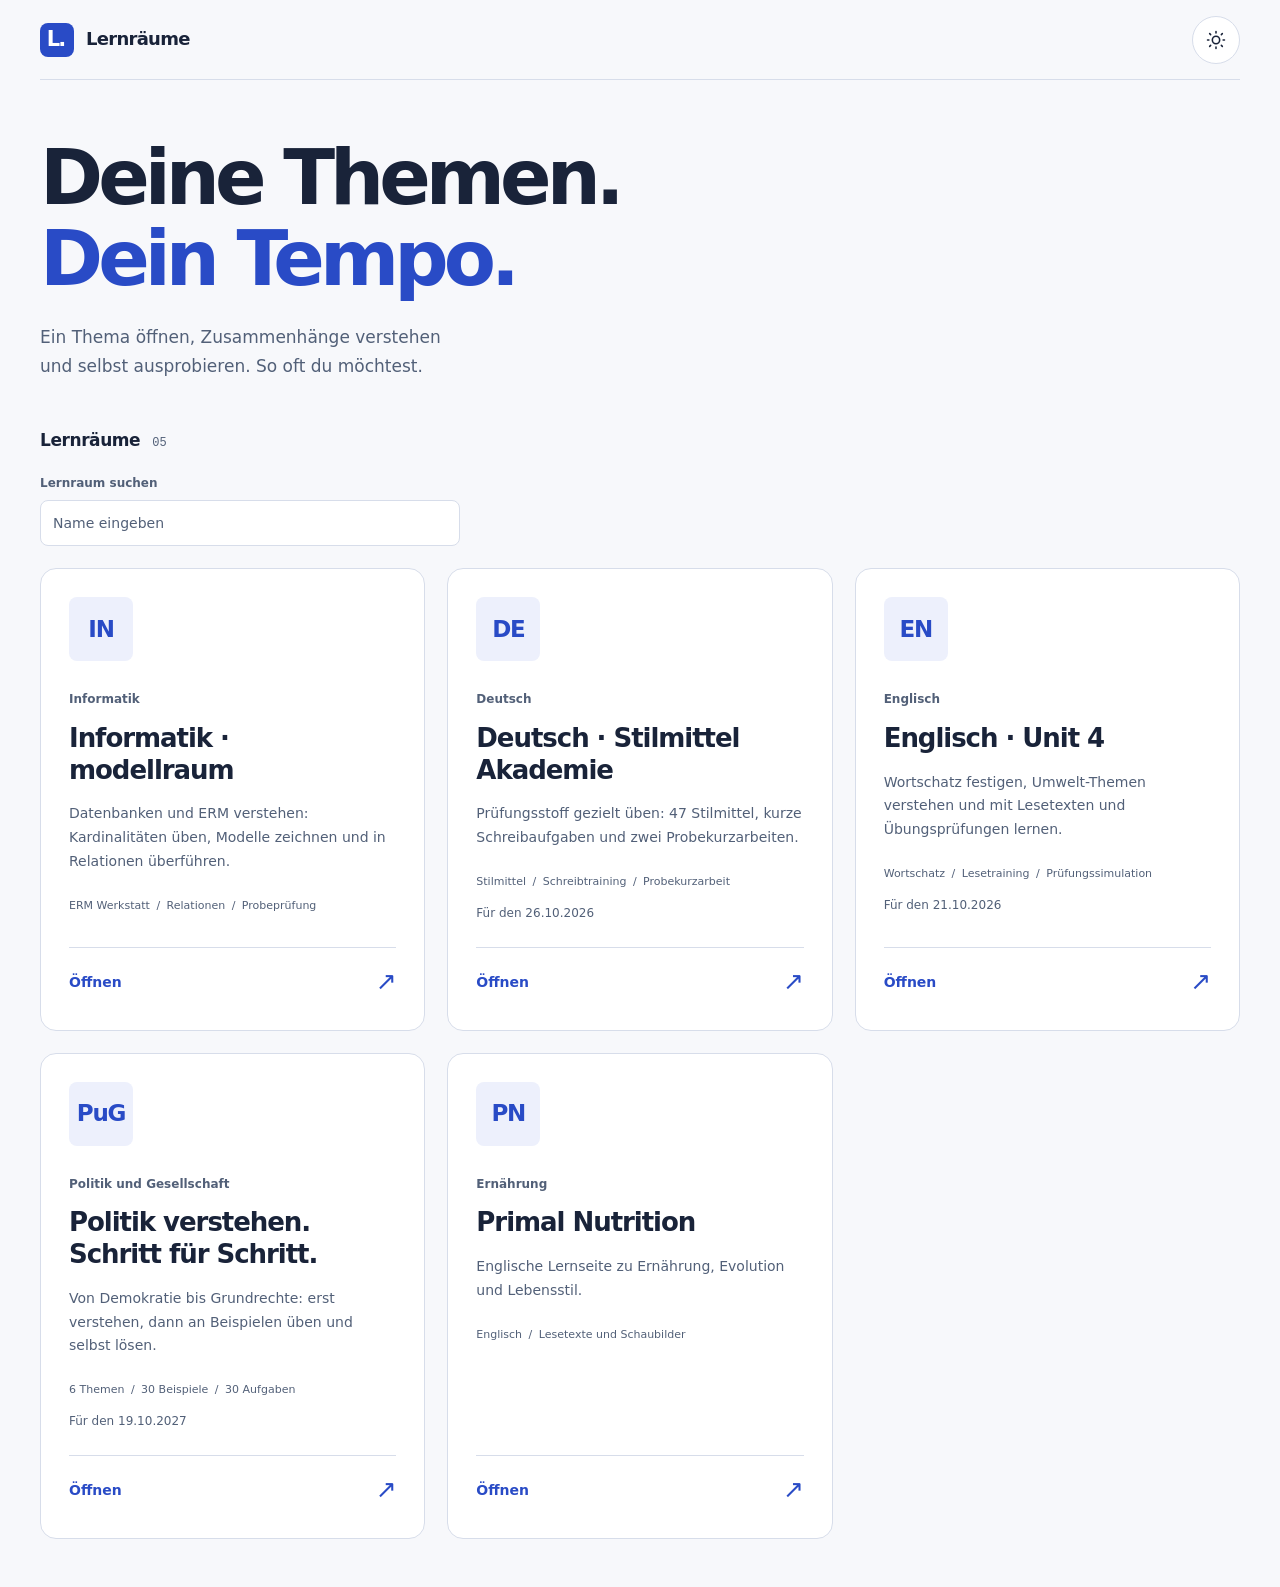
<file: docs/index.html>
<!doctype html>
<html lang="de" data-theme="light">
<head>
  <meta charset="utf-8">
  <meta name="viewport" content="width=device-width, initial-scale=1">
  <meta name="color-scheme" content="light dark">
  <meta name="description" content="Deine Lernräume für die Schule. Themen verstehen, Aufgaben ausprobieren und in deinem Tempo üben.">
  <meta http-equiv="Content-Security-Policy" content="default-src 'none'; script-src 'self'; style-src 'self' 'unsafe-inline'; img-src 'self' data:; base-uri 'none'; form-action 'none'">
  <title>Lernräume · Deine Themen. Dein Tempo.</title>
  <link rel="icon" href="data:,">
  <link rel="stylesheet" href="style.css">
  <script src="theme.js" defer></script>
  <script src="directory.js" defer></script>
</head>
<body>
  <a class="skip" href="#lernraeume">Zu den Lernräumen</a>
  <div class="page">
    <header class="header">
      <a class="brand" href="./" aria-label="Lernräume, Startseite"><span class="brand-mark" aria-hidden="true">L.</span>Lernräume</a>
      <button class="theme-toggle" id="theme-toggle" type="button" aria-pressed="true" aria-label="Dunkles Erscheinungsbild aktivieren" hidden>
        <span class="theme-toggle-icons" aria-hidden="true">
          <svg class="theme-toggle-icon theme-toggle-sun" width="22" height="22"><use href="theme-icons.svg#icon-sun"></use></svg>
          <svg class="theme-toggle-icon theme-toggle-moon" width="22" height="22"><use href="theme-icons.svg#icon-moon"></use></svg>
        </span>
      </button>
    </header>
    <main>
      <section class="intro" aria-labelledby="title">
        <h1 id="title">Deine Themen.<br> <span>Dein Tempo.</span></h1>
        <p class="intro-text">Ein Thema öffnen, Zusammenhänge verstehen und selbst ausprobieren. So oft du möchtest.</p>
      </section>
      <section class="collection" id="lernraeume" aria-labelledby="collection-title">
        <div class="collection-heading"><h2 id="collection-title">Lernräume</h2><span>05</span></div>
        <div class="directory-controls" id="directory-controls" hidden>
          <div class="search-control"><label for="exercise-search">Lernraum suchen</label><input type="search" id="exercise-search" placeholder="Name eingeben" autocomplete="off" spellcheck="false" aria-controls="exercise-grid"></div>
        </div>
        <!-- Add reviewed exercises with data-added set to their original ISO 8601 addition time, newest first. -->
        <div class="exercise-grid" id="exercise-grid">
        <a class="exercise" href="exercises/informatik-kurzarbeit-lernraum.html" data-added="2026-11-23T09:23:13+01:00">
          <span class="subject-mark" aria-hidden="true">IN</span>
          <span class="exercise-copy">
            <span class="subject">Informatik</span>
            <h3>Informatik · modellraum</h3>
            <span class="description">Datenbanken und ERM verstehen: Kardinalitäten üben, Modelle zeichnen und in Relationen überführen.</span>
            <span class="details">ERM Werkstatt <span aria-hidden="true">/</span> Relationen <span aria-hidden="true">/</span> Probeprüfung</span>
          </span>
          <span class="open">Öffnen <span class="arrow" aria-hidden="true">↗</span></span>
        </a>
        <a class="exercise" href="exercises/deutsch-kurzarbeit-26-10-26.html" data-added="2026-10-25T14:06:18+01:00">
          <span class="subject-mark" aria-hidden="true">DE</span>
          <span class="exercise-copy">
            <span class="subject">Deutsch</span>
            <h3>Deutsch · Stilmittel Akademie</h3>
            <span class="description">Prüfungsstoff gezielt üben: 47 Stilmittel, kurze Schreibaufgaben und zwei Probekurzarbeiten.</span>
            <span class="details">Stilmittel <span aria-hidden="true">/</span> Schreibtraining <span aria-hidden="true">/</span> Probekurzarbeit</span>
            <span class="card-date">Für den <time datetime="2026-10-26">26.10.2026</time></span>
          </span>
          <span class="open">Öffnen <span class="arrow" aria-hidden="true">↗</span></span>
        </a>
        <a class="exercise" href="exercises/englisch-kurzarbeit-21-10-26.html" data-added="2026-10-19T21:29:01+02:00">
          <span class="subject-mark" aria-hidden="true">EN</span>
          <span class="exercise-copy">
            <span class="subject">Englisch</span>
            <h3>Englisch · Unit 4</h3>
            <span class="description">Wortschatz festigen, Umwelt-Themen verstehen und mit Lesetexten und Übungsprüfungen lernen.</span>
            <span class="details">Wortschatz <span aria-hidden="true">/</span> Lesetraining <span aria-hidden="true">/</span> Prüfungssimulation</span>
            <span class="card-date">Für den <time datetime="2026-10-21">21.10.2026</time></span>
          </span>
          <span class="open">Öffnen <span class="arrow" aria-hidden="true">↗</span></span>
        </a>
        <a class="exercise" href="exercises/pug-lernraum.html" data-added="2026-10-18T18:47:00+02:00">
          <span class="subject-mark" aria-hidden="true">PuG</span>
          <span class="exercise-copy">
            <span class="subject">Politik und Gesellschaft</span>
            <h3>Politik verstehen. Schritt für Schritt.</h3>
            <span class="description">Von Demokratie bis Grundrechte: erst verstehen, dann an Beispielen üben und selbst lösen.</span>
            <span class="details">6 Themen <span aria-hidden="true">/</span> 30 Beispiele <span aria-hidden="true">/</span> 30 Aufgaben</span>
            <span class="card-date">Für den <time datetime="2027-10-19">19.10.2027</time></span>
          </span>
          <span class="open">Öffnen <span class="arrow" aria-hidden="true">↗</span></span>
        </a>
        <!-- Relative ordering seed: user says Primal predates PuG; exact original date is unknown. -->
        <a class="exercise" href="exercises/primal-1.html" data-added="2026-10-18T18:46:59+02:00">
          <span class="subject-mark" aria-hidden="true">PN</span>
          <span class="exercise-copy">
            <span class="subject">Ernährung</span>
            <h3>Primal Nutrition</h3>
            <span class="description">Englische Lernseite zu Ernährung, Evolution und Lebensstil.</span>
            <span class="details">Englisch <span aria-hidden="true">/</span> Lesetexte und Schaubilder</span>
          </span>
          <span class="open">Öffnen <span class="arrow" aria-hidden="true">↗</span></span>
        </a>
        </div>
        <p id="search-empty" class="search-empty" hidden>Kein Lernraum gefunden. Versuche einen anderen Namen.</p>
        <p id="search-status" class="sr-only" role="status" aria-live="polite" aria-atomic="true"></p>
      </section>
    </main>
  </div>
</body>
</html>
</file>
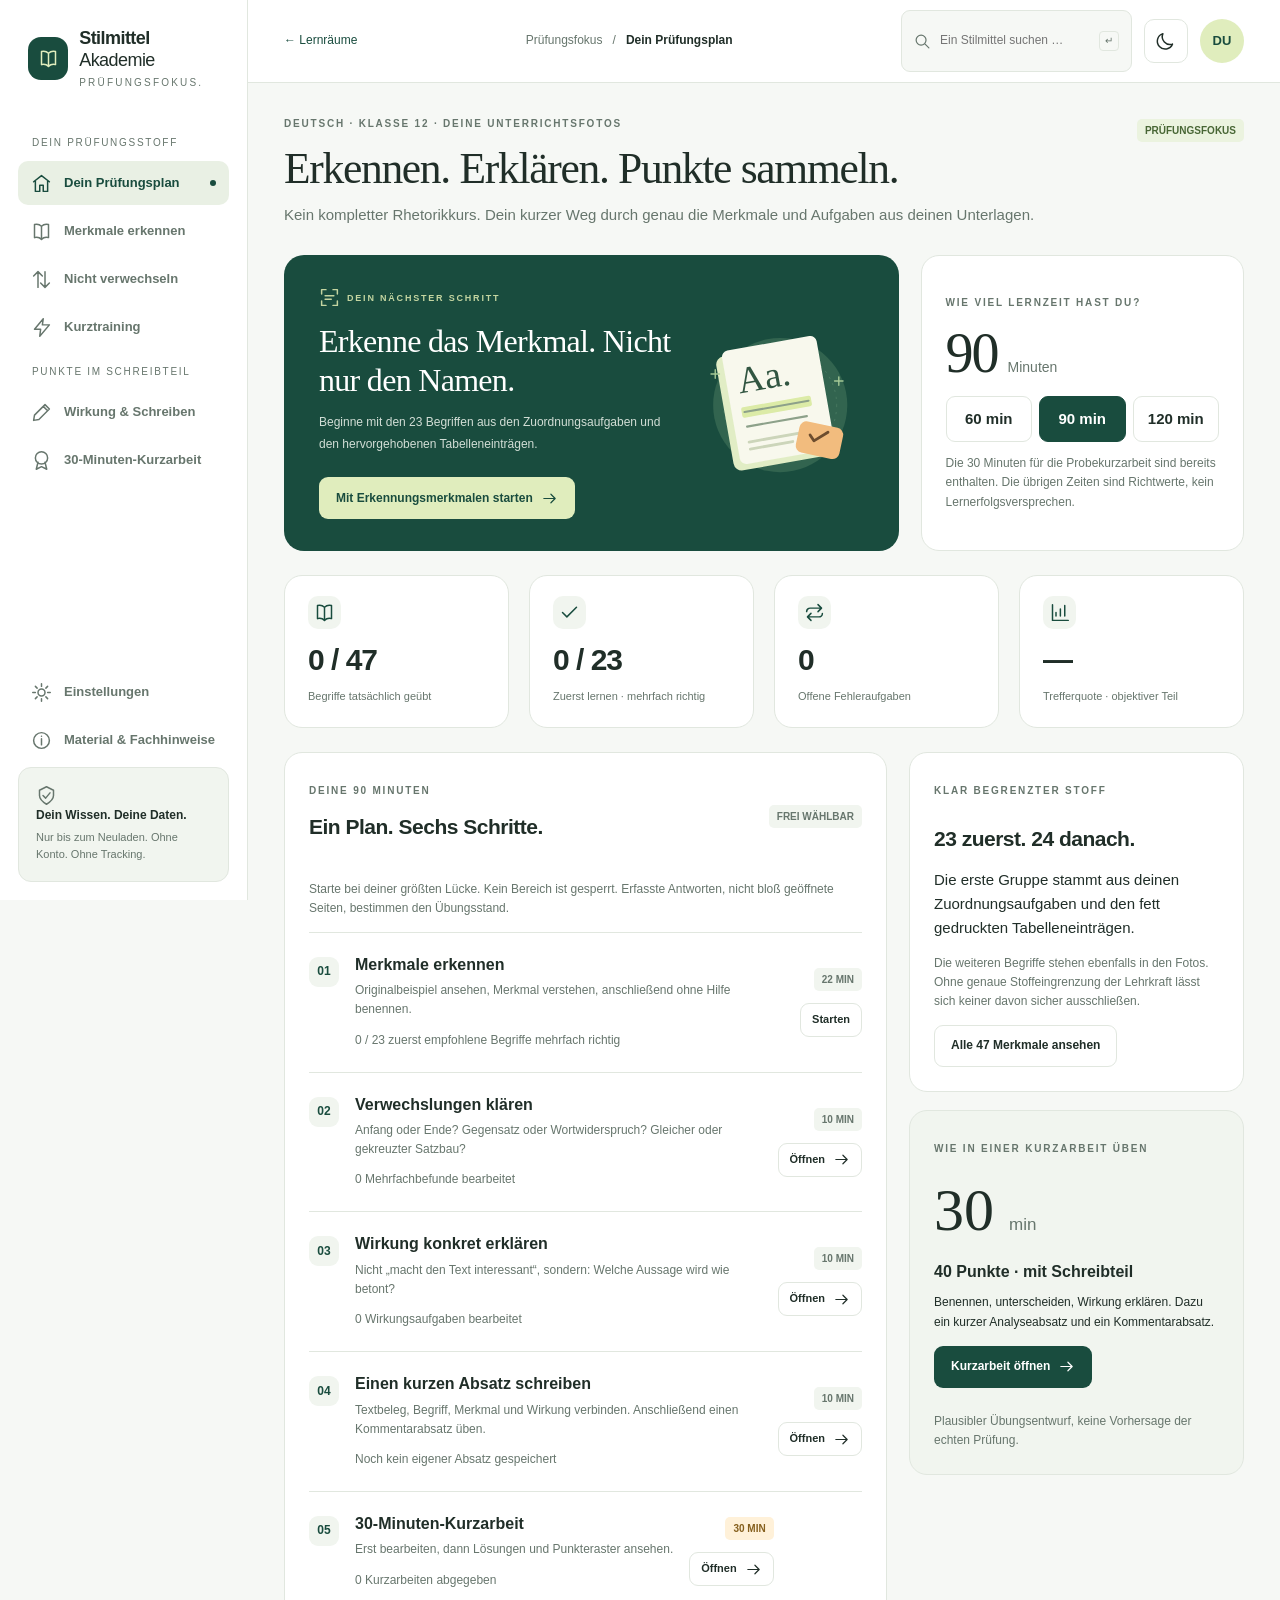
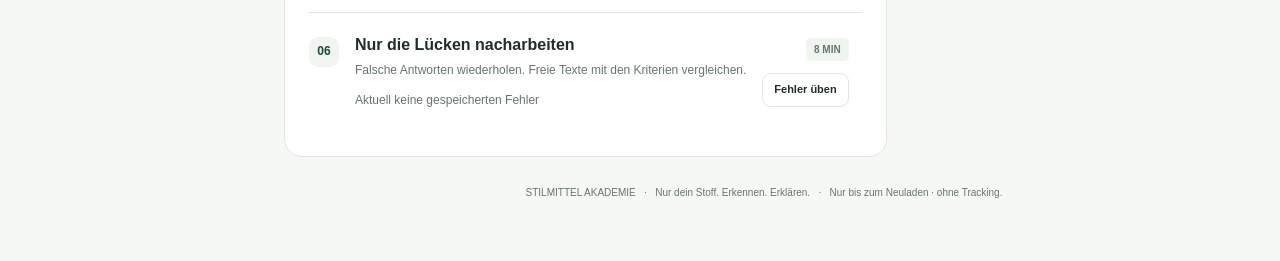
<file: docs/exercises/deutsch-kurzarbeit-26-10-26.html>
<!doctype html>
<html lang="de">
<head>
<meta http-equiv="Content-Security-Policy" content="default-src 'none'; script-src 'unsafe-inline'; style-src 'unsafe-inline'; img-src data:; base-uri 'none'; form-action 'none'">
<meta charset="utf-8">
<meta name="viewport" content="width=device-width,initial-scale=1,viewport-fit=cover">
<meta name="theme-color" content="#194c3e">
<meta name="description" content="Prüfungsvorbereitung in 60 bis 120 Minuten. Nur deine Unterrichtsmaterialien: Merkmale erkennen, Wirkung erklären, 30-Minuten-Kurzarbeit.">
<title>Stilmittel Akademie · Prüfungsfokus.</title>
<link rel="icon" href="data:image/svg+xml,%3Csvg%20xmlns%3D%22http%3A//www.w3.org/2000/svg%22%20viewBox%3D%220%200%2064%2064%22%3E%3Crect%20width%3D%2264%22%20height%3D%2264%22%20rx%3D%2218%22%20fill%3D%22%23194c3e%22/%3E%3Cpath%20d%3D%22M14%2017c8-2%2013%200%2018%204%205-4%2010-6%2018-4v30c-8-2-13%200-18%204-5-4-10-6-18-4z%22%20fill%3D%22none%22%20stroke%3D%22%23e2edc8%22%20stroke-width%3D%223%22/%3E%3Cpath%20d%3D%22M32%2021v30M20%2025l6%202m-6%206%206%202m12-8%206-2m-6%2010%206-2%22%20stroke%3D%22%23e2edc8%22%20stroke-width%3D%222%22/%3E%3C/svg%3E%0A" type="image/svg+xml">
<style>
:root{--bg:#f6f8f5;--surface:#fff;--surface2:#f1f5ef;--ink:#202e28;--muted:#67766d;--line:#e1e7df;--brand:#194c3e;--brand2:#2a6854;--lime:#e0edbd;--accent:#f2b879;--good:#1c6a49;--bad:#a63e3d;--badbg:#fff0ed;--shadow:0 6px 30px #193e2910;--radius:18px;--sidebar:248px;--sans:Inter,ui-sans-serif,-apple-system,BlinkMacSystemFont,"Segoe UI",sans-serif;--serif:Georgia,"Times New Roman",serif}
*{box-sizing:border-box}html{scroll-behavior:smooth;scroll-padding-top:95px}body{margin:0;background:var(--bg);color:var(--ink);font:15px/1.6 var(--sans);-webkit-font-smoothing:antialiased}button,input,select,textarea{font:inherit}button,a,input,select,textarea{-webkit-tap-highlight-color:transparent}button{cursor:pointer;color:inherit}button:disabled{cursor:default;opacity:.5}a{color:var(--brand);text-decoration:none}a:hover{text-decoration:underline}button:focus-visible,a:focus-visible,input:focus-visible,select:focus-visible,textarea:focus-visible,summary:focus-visible{outline:3px solid #dbac5c;outline-offset:3px}h1,h2,h3,p{margin-top:0}h1{font:normal clamp(30px,3.4vw,45px)/1.12 var(--serif);letter-spacing:-1.3px;margin-bottom:14px}h2{font-size:21px;line-height:1.3;letter-spacing:-.5px;margin-bottom:15px}h3{font-size:16px;line-height:1.4;margin-bottom:10px}p{margin-bottom:14px}small,.small{font-size:12px}svg{display:inline-block;vertical-align:middle;flex-shrink:0}svg.icon{width:21px;height:21px;fill:none;stroke:currentColor;stroke-width:1.7;stroke-linecap:round;stroke-linejoin:round}.muted{color:var(--muted)}.eyebrow{font-size:10px;font-weight:750;letter-spacing:1.8px;text-transform:uppercase;color:var(--muted)}.subtitle{color:var(--muted);max-width:770px;line-height:1.7}.row{display:flex;align-items:center;gap:12px}.between{justify-content:space-between}.wrap{flex-wrap:wrap}.stack{display:grid;gap:18px}.grid{display:grid;gap:20px}.grid.two{grid-template-columns:repeat(2,minmax(0,1fr))}.grid.three{grid-template-columns:repeat(3,minmax(0,1fr))}.grid.four{grid-template-columns:repeat(4,minmax(0,1fr))}.span2{grid-column:span 2}.mb{margin-bottom:24px}.mt{margin-top:24px}.mt-small{margin-top:12px}.no-margin{margin:0}.divider{border:0;border-top:1px solid var(--line);margin:22px 0}
.sidebar{width:var(--sidebar);height:100dvh;position:fixed;inset:0 auto 0 0;background:var(--surface);border-right:1px solid var(--line);z-index:50;padding:28px 18px 18px;display:flex;flex-direction:column;overflow:auto}.brand{display:flex;align-items:center;gap:11px;padding:0 10px 31px;text-decoration:none!important;color:var(--ink)}.brand-mark{width:43px;height:43px;background:var(--brand);border-radius:13px;color:var(--lime);display:grid;place-items:center}.brand-name{font-weight:750;font-size:18px;letter-spacing:-.55px;line-height:1.2}.brand-name small{display:block;font-size:10px;letter-spacing:2.2px;text-transform:uppercase;font-weight:500;margin-top:6px;color:var(--muted)}.nav-label{font-size:10px;letter-spacing:1.7px;color:var(--muted);margin:15px 14px 10px}.nav-item{display:flex;gap:12px;align-items:center;padding:11px 13px;margin-bottom:4px;border-radius:10px;color:var(--muted);font-size:13px;font-weight:550;text-decoration:none!important}.nav-item:hover{background:var(--surface2);color:var(--ink)}.nav-item.active{background:#e9f0e4;color:var(--brand);font-weight:700}.nav-item.active:after{content:'';width:6px;height:6px;border-radius:50%;background:var(--brand);margin-left:auto}.sidebar-foot{margin-top:auto;padding-top:28px}.local-card{background:var(--surface2);padding:17px;border:1px solid var(--line);border-radius:13px;font-size:11px;color:var(--muted)}.local-card strong{display:block;font-size:12px;color:var(--ink);margin-bottom:4px}.shell{margin-left:var(--sidebar)}.topbar{height:78px;position:sticky;top:0;z-index:40;border-bottom:1px solid var(--line);background:var(--surface);padding:0 36px;display:flex;align-items:center;justify-content:space-between;gap:20px}.crumb{font-size:12px;color:var(--muted);white-space:nowrap}.crumb b{font-weight:600;color:var(--ink)}.searchbox{display:flex;align-items:center;gap:9px;background:var(--bg);border:1px solid var(--line);border-radius:9px;padding:8px 12px;min-width:220px}.searchbox svg{color:var(--muted);width:17px}.searchbox input{background:none;border:0;outline:0;width:100%;min-width:0;font-size:12px;color:var(--ink);padding:0}.avatar{width:36px;height:36px;border-radius:50%;background:var(--lime);color:var(--brand);display:grid;place-items:center;font-weight:700;font-size:13px;border:0}.icon-btn{width:38px;height:38px;display:inline-grid;place-items:center;background:transparent;border:1px solid var(--line);border-radius:10px}.mobile-menu{display:none}.main{padding:33px 36px 60px;max-width:1530px;margin:auto;min-height:calc(100dvh - 78px)}.page-top{margin-bottom:28px}.page-top .eyebrow{display:block;margin-bottom:12px}.page-top h1{margin-bottom:9px}.page-top p{margin-bottom:0}.welcome{font-size:13px;color:var(--muted);margin-bottom:10px}.date-pill{font-size:11px;white-space:nowrap;color:var(--muted);padding:7px 12px;border:1px solid var(--line);border-radius:7px;background:var(--surface)}.card{background:var(--surface);border:1px solid var(--line);border-radius:var(--radius);padding:24px;min-width:0}.card h3:last-child,.card p:last-child{margin-bottom:0}.card.clickable{transition:transform .15s,box-shadow .15s,border-color .15s;text-align:left;color:inherit}.card.clickable:hover{transform:translateY(-3px);box-shadow:var(--shadow);border-color:#b0c6ad}.hero{border-radius:20px;background:var(--brand);color:#fff;position:relative;overflow:hidden;padding:32px 35px;min-height:260px;display:flex;align-items:center;gap:15px}.hero-copy{position:relative;z-index:1;max-width:66%}.hero .eyebrow{color:#c4d5a1;display:flex;gap:7px;align-items:center;font-size:9px;margin-bottom:14px}.hero h2{font:normal 34px/1.2 var(--serif);letter-spacing:-.7px;max-width:430px;margin-bottom:13px}.hero p{color:#d2ded6;font-size:12px;line-height:1.8;max-width:390px;margin-bottom:22px}.hero-art{width:240px;max-width:36%;margin-left:auto}.hero-art svg{width:100%;height:auto}.hero-soft{background:#e9f0e4;color:var(--brand);border:1px solid #d8e3cf}.button{display:inline-flex;align-items:center;justify-content:center;gap:8px;border:1px solid transparent;border-radius:9px;padding:10px 16px;font-weight:650;font-size:12px;background:var(--brand);color:#fff;min-height:42px;text-decoration:none!important;line-height:1.45}.button:hover{background:var(--brand2)}.button svg{width:17px;height:17px}.button.secondary{border-color:var(--line);background:var(--surface);color:var(--ink)}.button.secondary:hover{background:var(--surface2)}.button.soft{background:var(--lime);color:var(--brand)}.button.soft:hover{background:#d1e3a6}.button.ghost{background:none;color:var(--brand);padding:6px 0}.button.danger{background:var(--bad)}.button.small{padding:7px 11px;min-height:34px;font-size:11px}.stat{padding:20px 23px;position:relative}.stat .stat-icon{width:33px;height:33px;display:grid;place-items:center;background:var(--surface2);border-radius:10px;color:var(--brand)}.stat strong{display:block;font-size:30px;letter-spacing:-1px;line-height:1;margin:16px 0 8px}.stat strong small{font-size:15px;color:var(--muted);font-weight:400}.stat .label{font-size:11px;color:var(--muted)}.stat-foot{font-size:10px;color:var(--muted);margin-top:10px}.section-title{display:flex;align-items:center;justify-content:space-between;margin:29px 0 15px;gap:10px}.section-title h2{margin:0;font-size:18px}.text-link{font-size:11px;color:var(--brand);display:inline-flex;align-items:center;gap:5px;font-weight:650}.text-link svg{width:15px;height:15px}.dashboard-grid{display:grid;grid-template-columns:minmax(0,1.9fr) minmax(270px,1fr);gap:22px}.daily-card{display:flex;flex-direction:column;align-items:center;text-align:center;padding:23px}.ring{width:145px;height:145px;position:relative;margin:3px auto 15px}.ring svg{width:100%;height:100%;transform:rotate(-90deg)}.ring-center{position:absolute;inset:0;display:flex;align-items:center;justify-content:center;flex-direction:column}.ring-center strong{font-size:33px;line-height:1.2;letter-spacing:-1px}.ring-center span{font-size:10px;color:var(--muted)}.tag{display:inline-flex;align-items:center;gap:5px;font-size:10px;line-height:1.3;padding:5px 8px;border-radius:5px;background:var(--surface2);color:var(--muted);font-weight:600}.tag.green{background:#ebf3df;color:#486635}.tag.gold{background:#fff1d9;color:#86601e}.tag.purple{background:#eeedf8;color:#67608c}.tag.blue{background:#eaf0f7;color:#4a678b}.tag.red{background:#fdece9;color:var(--bad)}.tag.dark{background:var(--brand);color:white}.progress{height:6px;border-radius:8px;background:var(--surface2);overflow:hidden;flex:1}.progress>span{height:100%;display:block;border-radius:8px;background:var(--brand);transition:width .3s}.progress-label{font-size:10px;color:var(--muted);margin-top:8px}.path-card .path-icon,.mode-icon{width:43px;height:43px;border-radius:13px;background:var(--surface2);display:grid;place-items:center;color:var(--brand);margin-bottom:19px}.path-card h3{margin:14px 0 8px}.path-card p{font-size:12px;line-height:1.7;color:var(--muted);min-height:42px}.path-card .progress{margin-top:22px}.info{border-radius:12px;padding:16px 19px;background:var(--surface2);border:1px solid var(--line);font-size:12px;line-height:1.75}.info strong{color:var(--ink)}.info.warning{background:#fff6e5;color:#77591d;border-color:#eeddb7}.info.error{background:var(--badbg);color:var(--bad);border-color:#edc5bf}.info.good{background:#eaf4ed;color:var(--good);border-color:#c9e0cd}.empty{text-align:center;padding:32px 20px;color:var(--muted);font-size:13px}.empty svg{width:33px;height:33px;margin-bottom:10px}.empty h3{color:var(--ink)}.activity-chart{display:flex;align-items:flex-end;gap:12px;height:140px;padding-top:10px}.chart-col{flex:1;min-width:0;text-align:center;display:flex;align-items:center;flex-direction:column;justify-content:flex-end;height:100%}.chart-col .bar{border-radius:6px 6px 2px 2px;background:#cddfc8;width:min(100%,28px);min-height:3px}.chart-col.today .bar{background:var(--brand)}.chart-col small{font-size:9px;color:var(--muted);margin-top:7px}.chart-col b{font-size:10px;font-weight:500;margin-bottom:4px}.list-row{display:flex;align-items:center;gap:12px;padding:13px 0;border-bottom:1px solid var(--line);font-size:12px}.list-row:last-child{border-bottom:0}.list-row .grow{flex:1;min-width:0}.list-row strong{display:block;font-size:12px}.list-row small{color:var(--muted);font-size:10px}.circle-num{width:30px;height:30px;display:grid;place-items:center;border-radius:9px;background:var(--surface2);color:var(--brand);font-size:12px;font-weight:650;flex-shrink:0}
.filters{display:flex;flex-wrap:wrap;gap:12px;align-items:center;padding:17px 20px;background:var(--surface);border:1px solid var(--line);border-radius:14px;margin-bottom:23px}.filters .searchbox{flex:1;min-width:200px;background:var(--surface);border:0;padding:0}input[type=text],input[type=number],input[type=search],select,textarea{border:1px solid var(--line);background:var(--surface);border-radius:8px;padding:11px 12px;color:var(--ink);max-width:100%}select{font-size:12px;min-height:41px}textarea{width:100%;min-height:140px;resize:vertical;line-height:1.75;font-size:14px}label.field{display:grid;gap:7px;font-size:12px;font-weight:600;min-width:0}label.field small{font-weight:400}.check{display:flex;align-items:center;gap:8px;font-size:12px;cursor:pointer;font-weight:400;line-height:1.55}.check input{accent-color:var(--brand);width:16px;height:16px;flex-shrink:0}.check.large{padding:12px;border:1px solid var(--line);border-radius:9px}.chip{display:inline-flex;align-items:center;justify-content:center;gap:5px;padding:7px 12px;border:1px solid var(--line);background:var(--surface);border-radius:8px;font-size:11px;min-height:34px}.chip.active{background:var(--brand);color:#fff;border-color:var(--brand)}.term-card{display:flex;flex-direction:column;padding:21px;text-decoration:none!important}.term-card h3{font:normal 23px/1.2 var(--serif);margin:16px 0 10px}.term-card p{font-size:12px;color:var(--muted);line-height:1.7;flex:1}.term-card .example-preview{font:italic 14px/1.6 var(--serif);padding:12px;background:var(--surface2);border-radius:8px;margin:7px 0 15px;color:var(--ink)}.status-dot{width:6px;height:6px;display:inline-block;background:#bac4bb;border-radius:50%}.status-dot.s1{background:#caa363}.status-dot.s2{background:#72a080}.status-dot.s3{background:var(--brand)}.status-label{font-size:10px;color:var(--muted)}.back{display:inline-flex;align-items:center;gap:7px;font-size:12px;color:var(--muted);margin-bottom:22px}.back svg{width:16px;height:16px}.detail-layout{display:grid;grid-template-columns:minmax(0,2fr) minmax(260px,1fr);gap:23px}.detail-aside{position:sticky;top:102px;align-self:start}.definition{font:normal 23px/1.55 var(--serif);letter-spacing:-.3px}.example-block{padding:20px 0;border-bottom:1px solid var(--line)}.example-block:last-child{border:0;padding-bottom:0}.example-block blockquote{font:normal 23px/1.55 var(--serif);margin:12px 0 15px;white-space:normal}.example-block p{font-size:13px}mark{background:#e5edba;color:#284529;padding:1px 3px;border-radius:3px}blockquote{margin:15px 0;padding:0}.step-text{display:grid;grid-template-columns:25px 1fr;gap:10px;margin:10px 0}.step-text .circle-num{width:23px;height:23px;font-size:10px}.step-text p{font-size:12px;margin:0}.definition-tag{font-size:10px;text-transform:uppercase;letter-spacing:1px;font-weight:650;color:var(--muted)}.confusion-link{display:block;padding:14px 0;border-bottom:1px solid var(--line);font-size:12px}.confusion-link:last-child{border:0}.confusion-link strong{display:block;font-size:13px;margin-bottom:5px}.compare-vs{font:italic 23px var(--serif);color:var(--muted);text-align:center;margin:10px 0}.comparison-card{border-top:3px solid var(--brand)}.comparison-card.alt{border-top-color:#c59859}.lesson{display:grid;grid-template-columns:44px 1fr auto;gap:17px;align-items:center;padding:22px;background:var(--surface);border:1px solid var(--line);border-radius:13px;margin-bottom:12px}.lesson p{font-size:12px;color:var(--muted);margin:5px 0 0}.lesson.done{border-color:#b7d1b3}.lesson-content{font-size:16px;line-height:1.9;max-width:800px}.lesson-content p{margin-bottom:22px}.lesson-content .lead{font:25px/1.6 var(--serif)}
.mode-card{position:relative;display:block;text-align:left;width:100%}.mode-card.selected{border-color:var(--brand);box-shadow:0 0 0 1px var(--brand)}.mode-card .mode-icon{margin-bottom:15px}.mode-card .letter{position:absolute;right:20px;top:20px;color:var(--muted);font-size:10px}.mode-card p{font-size:12px;color:var(--muted);margin-bottom:0}.training-config{display:grid;grid-template-columns:1fr 1fr 1fr auto;gap:14px;align-items:end;margin-bottom:26px}.question-frame{max-width:900px;margin:auto}.question-top{margin-bottom:25px}.question-top .progress{margin-top:18px}.question-card{padding:32px}.question-card h2{font-size:21px;line-height:1.5}.question-text{background:var(--surface2);padding:24px;border-radius:12px;font:normal 24px/1.7 var(--serif);white-space:pre-line;margin:22px 0;overflow-wrap:anywhere}.question-text.long{font:15px/1.9 var(--sans);max-height:430px;overflow:auto}.answer-list{display:grid;gap:10px}.answer-option{width:100%;display:flex;align-items:flex-start;gap:13px;text-align:left;padding:15px 17px;background:var(--surface);border:1px solid var(--line);border-radius:10px;font-size:13px;line-height:1.6}.answer-option:hover:not(:disabled){border-color:#93ae8c;background:var(--surface2)}.answer-option .option-letter{display:grid;place-items:center;flex-shrink:0;width:24px;height:24px;border-radius:6px;background:var(--surface2);font-size:10px;font-weight:650}.answer-option.selected{background:#edf3e6;border-color:var(--brand);box-shadow:0 0 0 1px var(--brand)}.answer-option.correct{border-color:var(--good);background:#eaf5ec}.answer-option.incorrect{border-color:var(--bad);background:var(--badbg)}.answer-option:disabled{opacity:1}.answer-option[aria-pressed=true] .option-letter{background:var(--brand);color:white}.feedback{padding:20px;border-radius:12px;margin-top:20px;background:#edf4ea;border:1px solid #bed6b7;font-size:13px}.feedback.bad{background:var(--badbg);border-color:#e9c4bd}.feedback.partial{background:#fff6e5;border-color:#eeddb7}.feedback h3{margin-bottom:9px}.feedback .answer-quote{font:20px/1.6 var(--serif);margin:15px 0}.question-actions{display:flex;justify-content:space-between;align-items:center;gap:12px;margin-top:23px;flex-wrap:wrap}.hint{padding:12px 0;color:var(--muted);font-size:12px}details{font-size:13px}summary{cursor:pointer;font-weight:600;padding:10px 0}details>p{padding-top:6px;line-height:1.8}input.answer-input{font-size:18px;width:100%;padding:17px}.word-area{font:normal 21px/1.95 var(--serif);padding:22px;background:var(--surface2);border-radius:12px;margin:18px 0;white-space:normal}.word-token{display:inline;border:1px solid transparent;border-radius:4px;background:transparent;font:inherit;line-height:1.7;padding:2px 3px;margin:1px 0;color:inherit;min-height:36px}.word-token:hover{background:#dde7d5}.word-token.selected{background:var(--brand);color:white}.word-token.solution{background:#dcebad;border-color:#658b43;color:#244326}.word-token.missed{border-bottom:2px solid var(--bad)}.word-token.lab-marked{background:var(--mark-color,#dcebad);color:#253d2c;border-bottom:2px solid #75986b}.word-token.lab-multiple{background:repeating-linear-gradient(135deg,#d6e6c7 0,#d6e6c7 7px,#e9dbbb 7px,#e9dbbb 14px)}.word-token:disabled{opacity:1}.token-note{font-size:11px;color:var(--muted)}.match-grid{display:grid;grid-template-columns:1.4fr 1fr;gap:18px}.match-col{display:grid;gap:10px}.match-item{text-align:left;padding:14px;background:var(--surface);border:1px solid var(--line);border-radius:9px;font-size:12px;min-height:65px}.match-item.selected{border-color:var(--brand);background:#edf3e6}.match-item.connected{border-left:5px solid var(--brand)}.order-zone{min-height:80px;padding:15px;border:1px dashed #93ad89;border-radius:12px;display:flex;align-items:center;flex-wrap:wrap;gap:9px;margin-bottom:16px}.order-zone .chip{font-size:13px}.flashcard{min-height:340px;display:flex;flex-direction:column;justify-content:center;align-items:center;padding:35px;text-align:center;border-radius:18px;background:var(--surface);border:1px solid var(--line);box-shadow:var(--shadow);cursor:pointer}.flashcard .front{font:36px/1.4 var(--serif)}.flashcard .back-text{font:24px/1.6 var(--serif);max-width:650px}.flashcard .eyebrow{margin-bottom:30px}.ratings{display:grid;grid-template-columns:repeat(3,1fr);gap:12px;margin-top:20px}.result-score{font-size:64px;line-height:1;letter-spacing:-3px;margin:20px 0;color:var(--brand)}.result-score small{font-size:22px;color:var(--muted);letter-spacing:0}.review-grid{display:flex;flex-wrap:wrap;gap:7px}.review-dot{width:36px;height:36px;border:1px solid var(--line);border-radius:7px;background:var(--surface);font-size:12px}.review-dot.answered{background:var(--surface2);border-color:#7ba46a}.review-dot.current{background:var(--brand);color:#fff}.exam-clock{padding:8px 12px;border-radius:9px;background:var(--surface);border:1px solid var(--line);font-variant-numeric:tabular-nums;font-size:13px;font-weight:650}.exam-clock.urgent{color:var(--bad);background:var(--badbg)}.exam-layout{display:grid;grid-template-columns:minmax(0,1fr) 240px;gap:22px}.exam-side{align-self:start;position:sticky;top:101px}.exam-review-item{display:flex;gap:15px;align-items:center;padding:14px 0;border-bottom:1px solid var(--line)}.exam-review-item .grow{flex:1;min-width:0}.exam-review-item p{font-size:12px;margin:0}.criteria{display:grid;gap:8px;margin:16px 0}.criteria .check{align-items:flex-start;border:1px solid var(--line);border-radius:8px;padding:11px 13px}.criteria .check input{margin-top:2px}.score-note{font-size:11px;color:var(--muted);line-height:1.6}.lab-layout{display:grid;grid-template-columns:minmax(0,1.5fr) minmax(300px,1fr);gap:22px}.lab-text{font:19px/2 var(--serif)}.annotation{padding:16px;border:1px solid var(--line);border-left:4px solid var(--mark-color,#b6d3a7);border-radius:10px;margin:13px 0;font-size:12px}.annotation blockquote{font:18px/1.5 var(--serif);margin:9px 0}.annotation p{margin:7px 0}.annotation-header{display:flex;justify-content:space-between;align-items:center}.workshop-top{display:grid;grid-template-columns:2fr 1fr;gap:20px;margin-bottom:20px}.material{border-top:1px solid var(--line);padding-top:16px;margin-top:16px;font-size:13px}.material h3{font-size:13px}.editor-toolbar{position:sticky;top:78px;z-index:20;background:var(--surface);border:1px solid var(--line);border-radius:12px;padding:13px 17px;margin-bottom:20px;display:flex;align-items:center;gap:12px;justify-content:space-between;flex-wrap:wrap}.editor-section{margin-bottom:22px}.editor-section textarea{min-height:150px;font-size:15px;padding:18px;line-height:1.9}.editor-section.body textarea{min-height:330px}.word-count{font-variant-numeric:tabular-nums;font-size:12px;color:var(--muted)}.planning{display:grid;gap:12px}.planning details{background:var(--surface);border:1px solid var(--line);border-radius:12px;padding:9px 18px}.planning textarea{margin:10px 0}.tabbar{display:flex;gap:5px;border-bottom:1px solid var(--line);margin-bottom:24px;overflow:auto;white-space:nowrap}.tabbar button{padding:13px 16px;background:none;border:0;border-bottom:2px solid transparent;font-size:12px;color:var(--muted)}.tabbar button.active{border-bottom-color:var(--brand);color:var(--brand);font-weight:700}.theme-swatch{width:18px;height:18px;border-radius:50%;display:inline-block;background:var(--brand)}.toast{position:fixed;left:calc(50% + var(--sidebar)/2);bottom:28px;transform:translateX(-50%) translateY(30px);background:var(--ink);color:var(--surface);padding:13px 21px;border-radius:10px;font-size:12px;z-index:100;opacity:0;pointer-events:none;transition:all .2s;max-width:90vw}.toast.visible{opacity:1;transform:translateX(-50%) translateY(0)}dialog{border:1px solid var(--line);border-radius:18px;background:var(--surface);color:var(--ink);max-width:560px;width:calc(100% - 32px);padding:28px;box-shadow:0 20px 100px #0003}dialog::backdrop{background:#162a2190;backdrop-filter:blur(3px)}.dialog-actions{display:flex;justify-content:flex-end;gap:10px;margin-top:23px;flex-wrap:wrap}.skip-link{position:fixed;left:20px;top:-100px;background:var(--surface);padding:10px;z-index:200}.skip-link:focus{top:10px}.footer-note{font-size:10px;color:var(--muted);padding-top:28px;text-align:center}.mobile-overlay{display:none}.source-list a{overflow-wrap:anywhere}.intro-cards{counter-reset:intro}.intro-card h3{font-size:20px}.intro-card .definition{font-size:20px}.rubric-grid{display:grid;grid-template-columns:1fr 1fr;gap:12px}.rubric-grid .card{padding:17px}.rubric-grid h3{font-size:13px}.rubric-grid p{font-size:12px}.trend-empty{font-size:11px;color:var(--muted);text-align:center;margin-top:10px}fieldset{border:0;padding:0;margin:0 0 20px;min-width:0}legend{font-size:12px;font-weight:700;margin-bottom:10px}.kbd{font-size:10px;border:1px solid var(--line);padding:1px 5px;border-radius:4px;color:var(--muted)}.print-only{display:none}
body.dark{--bg:#15231d;--surface:#1d2e25;--surface2:#263c30;--ink:#e5ede4;--muted:#a5b5a7;--line:#374d3e;--brand:#a4cf99;--brand2:#b5dca8;--lime:#c5dc9e;--good:#a5d9ae;--bad:#f3a69b;--badbg:#402b29;--shadow:0 6px 30px #0002}body.dark .button{color:#1d3022}body.dark .button.secondary{color:var(--ink)}body.dark .hero{background:#244534}body.dark .brand-mark{background:#355a3e;color:#e3edc7}body.dark .nav-item.active,body.dark .answer-option.selected{background:#324b37}body.dark .tag.green,body.dark .feedback,body.dark .info.good{background:#2a4933;color:#c0dfb6}body.dark .info.warning,body.dark .feedback.partial{background:#443f2c;color:#e3ce9e}body.dark .tag.blue{background:#2b3d49;color:#bdccdf}body.dark .tag.purple{background:#3b3450;color:#d5c8f2}body.dark .tag.gold{background:#493d29;color:#e6cc99}body.dark .question-card .answer-option.correct{background:#304e36}body.dark .info.error{color:var(--bad)}body.dark .chip.active,body.dark .word-token.selected{color:#193222}body.dark .hero .button.soft{color:#1b402d}
@media(min-width:1600px){.main{padding-left:50px;padding-right:50px}.topbar{padding-left:50px;padding-right:50px}.hero{padding:40px}.hero-art{width:260px}}
@media(max-width:1200px){:root{--sidebar:220px}.main{padding:28px 25px 55px}.topbar{padding:0 25px}.dashboard-grid{grid-template-columns:1.6fr 1fr}.hero{padding:26px}.hero h2{font-size:29px}.hero-art{max-width:31%}.grid.three{gap:15px}.card{padding:20px}.detail-layout{grid-template-columns:minmax(0,1.6fr) minmax(240px,1fr)}.training-config{grid-template-columns:1fr 1fr}.lab-layout{grid-template-columns:1fr}.lab-text{font-size:20px}.exam-layout{grid-template-columns:1fr 210px}}
@media(max-width:960px){:root{--sidebar:200px}.sidebar{padding-left:12px;padding-right:12px}.brand-name{font-size:15px}.brand-mark{width:36px;height:36px}.nav-item{font-size:12px;padding:10px}.grid.three{grid-template-columns:repeat(2,minmax(0,1fr))}.grid.four{grid-template-columns:repeat(2,minmax(0,1fr))}.dashboard-grid{grid-template-columns:1fr}.hero-copy{max-width:65%}.hero-art{max-width:32%}.daily-card{flex-direction:row;gap:18px;align-items:center;text-align:left}.daily-card .ring{width:110px;height:110px;flex-shrink:0;margin:0}.daily-card .daily-copy{flex:1}.daily-card h3{margin:0 0 7px}.detail-layout{grid-template-columns:1fr}.detail-aside{position:static}.exam-layout{grid-template-columns:1fr}.exam-side{position:static;grid-row:1}.exam-side .review-grid{display:none}.question-card{padding:24px}.workshop-top{grid-template-columns:1fr}.searchbox{min-width:150px}.topbar{height:68px}.main{min-height:calc(100dvh - 68px)}}
@media(max-width:760px){:root{--sidebar:0px}.sidebar{width:260px;transform:translateX(-100%);transition:transform .2s}.sidebar.open{transform:translateX(0)}.shell{margin-left:0}.mobile-menu{display:inline-grid}.topbar{height:64px;padding:0 18px;gap:12px}.topbar .crumb{flex:1}.topbar .searchbox{display:none}.topbar .row{gap:7px}.topbar .icon-btn{width:34px;height:34px}.main{padding:24px 18px 50px}.page-top .date-pill{display:none}.page-top h1{font-size:34px}.page-top{margin-bottom:24px}.hero{padding:25px;min-height:245px}.hero h2{font-size:30px}.hero-copy{max-width:67%}.hero-art{max-width:32%}.hero p{font-size:12px}.grid{gap:14px}.stat{padding:17px}.stat strong{font-size:27px;margin:11px 0 7px}.grid.four{gap:12px}.stat .stat-icon{width:28px;height:28px}.stat-icon svg{width:17px}.hero+.grid{margin-top:18px}.card{border-radius:14px;padding:20px}.section-title{margin-top:24px}.section-title h2{font-size:17px}.filters{padding:15px;gap:10px}.filters select{flex:1;min-width:130px}.filters .searchbox{flex-basis:100%;min-height:30px}.term-card h3{font-size:22px}.term-card{padding:17px}.term-card p{font-size:12px}.term-card .row.between{flex-wrap:wrap;gap:6px}.term-card .example-preview{font-size:13px}.toast{left:50%;bottom:16px}.mobile-overlay.show{display:block;position:fixed;inset:0;background:#0c211985;z-index:45}.lesson{grid-template-columns:32px 1fr;gap:12px;padding:17px}.lesson .button{grid-column:2;justify-self:start}.lesson .circle-num{width:30px;height:30px}.lesson-content{font-size:15px}.question-card{padding:20px}.question-card h2{font-size:18px}.question-text{font-size:22px;padding:19px}.answer-option{padding:13px;font-size:13px;gap:9px}.match-grid{gap:10px;grid-template-columns:1.2fr 1fr}.match-item{font-size:11px;padding:10px}.flashcard{min-height:320px;padding:25px}.flashcard .front{font-size:30px}.flashcard .back-text{font-size:21px}.ratings{gap:8px}.ratings .button{font-size:11px;padding:12px 8px}.word-area{font-size:20px;padding:15px}.word-token{padding:3px 4px;min-height:40px}.training-config{padding:18px;gap:12px}.training-config .button{width:100%}.editor-toolbar{top:64px}.lab-layout{gap:16px}.lab-text{font-size:19px}.detail-layout{gap:16px}.detail-layout .card{padding:21px}.definition{font-size:21px}.example-block blockquote{font-size:21px}.detail-header .row{flex-wrap:wrap}.rubric-grid{grid-template-columns:1fr}.lab-card p{font-size:12px}.tabbar button{padding:12px}.sidebar-foot{padding-top:20px}.editor-section textarea{font-size:16px}.question-actions .button{flex-grow:1}.score-note{font-size:11px}}
@media(max-width:470px){.grid.three{grid-template-columns:1fr}.grid.two:not(.keep-two){grid-template-columns:1fr}.hero{padding:23px;min-height:260px}.hero-copy{max-width:82%}.hero-art{position:absolute;right:-39px;bottom:-26px;width:160px;max-width:none;opacity:.2}.hero h2{font-size:31px;max-width:260px}.hero p{max-width:240px}.main{padding-left:16px;padding-right:16px}.page-top h1{font-size:33px}.card.stat{padding:16px}.term-card{padding:21px}.term-card .example-preview{font-size:15px}.term-card p{font-size:13px}.daily-card{gap:12px}.daily-card .ring{width:92px;height:92px}.ring-center strong{font-size:26px}.daily-card .daily-copy p{font-size:11px}.training-config{grid-template-columns:1fr 1fr}.training-config .config-category{grid-column:span 2}.training-config .button{grid-column:span 2}.topbar .crumb span{display:none}.topbar .crumb{font-size:12px}.span2{grid-column:auto}.editor-toolbar .button{font-size:10px}.question-text.long{font-size:14px}.match-grid{grid-template-columns:1fr 1fr}.match-item{padding:9px}.stat-foot{font-size:9px}.question-top .row{flex-wrap:wrap}}
@media(prefers-reduced-motion:reduce){*{scroll-behavior:auto!important;transition:none!important;animation:none!important}}
@media print{.sidebar,.topbar,.toast,.button,.filters,.question-actions,.editor-toolbar,.footer-note,.tabbar{display:none!important}.shell{margin:0}.main{padding:0;max-width:none}.card{box-shadow:none;border:1px solid #ccc;break-inside:avoid}.grid,.detail-layout,.lab-layout,.dashboard-grid{display:block}.card{margin-bottom:15px}body{background:white;color:black}.print-only{display:block}.word-token{padding:0;border:0}.word-area{background:none}.detail-aside{position:static}}

/* Compact daily target keeps its heading on a separate row. */
@media(max-width:960px){.daily-card{display:grid;grid-template-columns:120px minmax(0,1fr);gap:8px 18px;text-align:left}.daily-card>.daily-copy:first-child{grid-column:1 / -1;margin-bottom:0!important}.daily-card>.ring{margin:0;width:120px;height:120px}.daily-card>.daily-copy:last-child{min-width:0}.daily-card>.daily-copy:last-child p{margin-bottom:8px}.daily-card .tag{white-space:nowrap}.daily-card h3{margin-bottom:0}}
@media(max-width:470px){.daily-card{grid-template-columns:100px minmax(0,1fr);padding:20px;gap:8px 14px}.daily-card>.ring{width:100px;height:100px}.daily-card>.daily-copy:last-child p{font-size:12px}}

/* Focus edition: short study sessions, material cues and compact mock tests. */
.focus-budget {display:flex;flex-direction:column;justify-content:center;align-items:flex-start;gap:12px}
.focus-budget p {margin:0}
.focus-time-value {font:56px/1.1 var(--serif);letter-spacing:-2px}
.focus-time-value span {font:14px/1.5 var(--sans);letter-spacing:0;margin-left:10px;color:var(--muted)}
.time-options {display:flex;gap:7px;width:100%}
.time-option {flex:1;border:1px solid var(--line);padding:10px 12px;border-radius:9px;background:var(--surface);font:inherit;font-weight:600;color:var(--ink);cursor:pointer;white-space:nowrap}
.time-option.active {background:var(--brand);color:white;border-color:var(--brand)}
.focus-main-grid {display:grid;grid-template-columns:minmax(0,1.8fr) minmax(260px,1fr);gap:22px;align-items:start}
.focus-plan-row {display:flex;gap:16px;align-items:center;padding:21px 0;border-top:1px solid var(--line)}
.focus-plan-row h3 {margin:0 0 5px}
.focus-plan-row p {margin:0 0 7px}
.focus-plan-action {display:flex;align-items:flex-end;flex-direction:column;gap:12px;flex-shrink:0}
.focus-plan-row .circle-num {flex-shrink:0;align-self:flex-start;margin-top:3px}
.circle-num.complete {background:var(--brand);color:white}
.focus-mock-card {background:var(--surface2)}
.focus-mock-number {font:60px/1.2 var(--serif);margin:15px 0}
.focus-mock-number span {font:17px var(--sans);color:var(--muted)}
.catalog-controls {display:flex;gap:18px;align-items:end;flex-wrap:wrap}
.catalog-controls .field {min-width:200px}
.focus-term-card {display:flex;flex-direction:column}
.focus-term-card h2 {font:25px/1.25 var(--serif);margin:18px 0 12px;overflow-wrap:anywhere}
.focus-term-card .status-label {font-size:11px}
.focus-term-card .tag {font-size:9px}
.focus-term-card .focus-cue {font-size:14px;line-height:1.65;flex:1;margin-top:0}
.focus-example {background:var(--surface2);border-left:3px solid var(--brand);padding:15px 17px;border-radius:0 10px 10px 0;font:19px/1.65 var(--serif);overflow-wrap:anywhere}
.focus-example.large {font-size:27px;padding:24px;margin:22px 0 10px}
.focus-example mark {background:var(--brand-soft,#e7efc9);color:inherit;padding:1px 2px;border-radius:2px}
.focus-signal {font:32px/1.35 var(--serif);max-width:900px}
.focus-explain-grid {display:grid;grid-template-columns:1fr 1fr;gap:30px;margin-top:24px}
.focus-explain-grid p {line-height:1.8}
.focus-explain-grid h3 {margin-bottom:5px}
.signal-row {padding:15px 5px;border-top:1px solid var(--line)}
.signal-row h3 {font-size:16px}
.signal-row p {margin:6px 0 12px;line-height:1.7}
.focus-mode {display:flex;flex-direction:column;align-items:flex-start}
.focus-mode h2 {font-size:19px;margin:18px 0 8px}
.focus-mode p {flex:1}
.focus-tabs {display:flex;gap:7px;border-bottom:1px solid var(--line);padding-bottom:9px;flex-wrap:wrap}
.focus-tabs a {padding:10px 16px;border-radius:8px;text-decoration:none;color:var(--muted);font-weight:600;font-size:14px}
.focus-tabs a.active {background:var(--brand);color:white}
.focus-analysis-steps {display:grid;grid-template-columns:repeat(4,1fr);gap:18px;margin:23px 0}
.focus-analysis-steps>div {padding:17px 15px;border-radius:10px;background:var(--surface2)}
.focus-analysis-steps b {font-size:14px}
.focus-analysis-steps p {font-size:14px;line-height:1.7;margin:10px 0 0}
.focus-reading {font:20px/1.9 var(--serif);background:var(--surface2);border-radius:10px;padding:25px;margin-top:20px}
.focus-exam-section {display:flex;align-items:center;gap:16px;padding:18px 0;border-bottom:1px solid var(--line)}
.focus-exam-section .grow {min-width:0}
.focus-exam-section .grow>span {display:block;margin-top:5px}
.focus-exam-section>b {white-space:nowrap}
.focus-self-score {color:var(--brand);font-weight:600;margin-bottom:0}
#focus-writing-text {font-size:16px;line-height:1.85;min-height:280px}
.focus-hero .hero-copy h2 {font-size:32px;line-height:1.2;max-width:480px}
.focus-hero .hero-art {max-width:180px}
.dark .focus-example mark {background:#365944;color:#e8f1dc}
@media(max-width:1100px){.focus-main-grid{grid-template-columns:minmax(0,1.5fr) minmax(250px,1fr)}.focus-analysis-steps{grid-template-columns:1fr 1fr}.focus-hero .hero-art{display:none}}
@media(max-width:800px){.focus-main-grid{grid-template-columns:1fr}.focus-main-grid>aside{display:grid;grid-template-columns:1fr 1fr;gap:16px}.focus-explain-grid{grid-template-columns:1fr;gap:10px}.focus-signal{font-size:27px}.focus-example.large{font-size:23px}}
@media(max-width:560px){.focus-budget{gap:13px}.focus-time-value{font-size:48px}.focus-plan-row{gap:10px;flex-wrap:wrap}.focus-plan-row>.grow{flex:1;min-width:0}.focus-plan-action{width:100%;flex-direction:row;justify-content:flex-end;align-items:center}.focus-main-grid>aside{display:flex;flex-direction:column}.catalog-controls{flex-direction:column;align-items:stretch}.catalog-controls .field{min-width:0}.focus-tabs a{padding:9px 10px;font-size:12px}.focus-analysis-steps{grid-template-columns:1fr}.focus-reading{padding:17px;font-size:18px}.focus-example.large{padding:18px;font-size:23px}.focus-plan-row h3{font-size:16px}.focus-hero .hero-copy h2{font-size:28px}.focus-exam-section{gap:10px}.focus-exam-section strong{font-size:14px}.focus-exam-section .circle-num{width:30px;height:30px;flex-shrink:0}.focus-term-card h2{font-size:24px}}

/* Directory integration: keyboard/touch access and narrow screens. */
button,select,input:not([type=checkbox]):not([type=radio]),summary,.nav-item,.text-link,.back,.return-link{min-height:44px}.icon-btn,.topbar .icon-btn,.avatar{min-width:44px;min-height:44px}.return-link{display:inline-flex;align-items:center;flex-shrink:0;font-size:12px}.check{min-height:44px}.word-token{min-width:44px;min-height:44px}.topbar{height:auto;min-height:78px;flex-wrap:wrap;padding-top:10px;padding-bottom:10px}.crumb{white-space:normal}.topbar .row{min-width:0}.main{overflow-wrap:anywhere}@media(max-width:480px){.topbar{gap:8px}.topbar .crumb{display:none}.topbar .row{margin-left:auto}.hero-copy{max-width:100%}.hero-art{display:none}.daily-card{display:flex}.row.between{flex-wrap:wrap}}

</style>
<script>
(function(root,factory){if(typeof module==="object"&&module.exports)module.exports=factory();else root.SMD=factory();})(typeof globalThis!=="undefined"?globalThis:this,function(){return {"terms":[{"id":"metapher","name":"Metapher","category":"bild","level":2,"material":true,"simple":"Ein Wort wird als Bild verwendet. Gemeint ist etwas anderes als seine wörtliche Bedeutung.","definition":"Eine Metapher überträgt einen Ausdruck aufgrund einer wahrgenommenen Ähnlichkeit in einen anderen Bedeutungsbereich.","recognize":"Prüfe, ob die wörtliche Lesart im Zusammenhang passt. Benenne das Bild und die Eigenschaft, die übertragen wird.","examples":[{"text":"Mein Zimmer ist ein [[Schlachtfeld]].","why":"Das Zimmer ist kein Kriegsgebiet. Die Unordnung wird mit der Verwüstung eines Schlachtfeldes verbunden.","effect":"Das Bild lässt die Unordnung besonders groß und chaotisch erscheinen.","context":"Alltag"},{"text":"Die Schulbibliothek ist ein [[Fenster zur Welt]].","why":"Ein Raum mit Büchern wird als Fenster bezeichnet. Übertragen wird die Möglichkeit, neue Aussichten und Erfahrungen zu gewinnen.","effect":"Im Plädoyer für eine Bibliothek erscheint Lesen als Zugang zu unbekannten Lebenswelten; das stützt die Forderung nach Förderung.","context":"Kommentar / Rede"},{"text":"Über ihren Erinnerungen lag ein [[Mantel aus Staub]].","why":"Staub und Mantel beschreiben nicht wörtlich die Erinnerung. Sie übertragen das Bild des Bedeckens auf das Vergessen.","effect":"Die Vergangenheit erscheint schwer zugänglich und lange unbeachtet; so wird die Distanz der Figur zu ihrem früheren Leben erfahrbar.","context":"Literarischer Modelltext"}],"effect":"Im Plädoyer für eine Bibliothek erscheint Lesen als Zugang zu unbekannten Lebenswelten; das stützt die Forderung nach Förderung.","confusion":[["vergleich","Ein Vergleich nennt die Beziehung ausdrücklich, etwa mit „wie“. Eine Metapher überträgt die Bezeichnung."],["personifikation","Eine Personifikation überträgt gerade menschliche Eigenschaften. Sie kann zugleich metaphorisch sein."]],"counter":{"text":"Das Zimmer ist zwanzig Quadratmeter groß.","why":"Die Größenangabe bleibt wörtlich; es wird kein fremder Bedeutungsbereich übertragen."},"memory":"Ein Bild wird zur Bezeichnung.","aliases":[],"classExample":"„Jemandem das Herz brechen“; „Stilmitteldschungel“; „ein Meer von Menschen“","exam":"Die Formulierung „Jemandem das Herz brechen.“ zeigt Metapher. Das Herz wird nicht körperlich zerbrochen. Das Bild meint eine schwere seelische Verletzung. Das Bild macht den Schmerz als etwas tief Verletzendes vorstellbar.","focus":{"cue":"Ein Ausdruck ist bildlich gemeint, nicht wörtlich.","example":"Jemandem das [[Herz brechen]].","why":"Das Herz wird nicht körperlich zerbrochen. Das Bild meint eine schwere seelische Verletzung.","effect":"Das Bild macht den Schmerz als etwas tief Verletzendes vorstellbar.","source":"Foto 2 und Foto 9","priority":1}},{"id":"vergleich","name":"Vergleich","category":"bild","level":2,"material":true,"simple":"Zwei Dinge werden miteinander verglichen. Ein gemeinsames Merkmal verbindet sie.","definition":"Ein Vergleich setzt Sachverhalte anhand eines gemeinsamen Merkmals ausdrücklich in Beziehung, häufig durch „wie“ oder „als“.","recognize":"Suche Vergleichspartikel und bestimme die beiden verglichenen Größen sowie das gemeinsame Merkmal. Nicht jedes „wie“ ist ein Stilmittel.","examples":[{"text":"Der Rucksack ist schwer [[wie ein Stein]].","why":"Rucksack und Stein werden durch „wie“ verbunden; das gemeinsame Merkmal ist die Schwere.","effect":"Die körperliche Belastung wird anschaulich und leicht vorstellbar.","context":"Alltag"},{"text":"Eine Debatte ohne Zuhören ist [[wie ein Spiel ohne Regeln]].","why":"Die Debatte und das Spiel teilen den Mangel an einer Voraussetzung für faires Miteinander.","effect":"Der Vergleich begründet im Kommentar, warum Zuhören keine Nebensache, sondern Voraussetzung einer sinnvollen Debatte ist.","context":"Kommentar / Rede"},{"text":"Ihr Blick glitt über ihn hinweg [[wie Licht über kaltes Wasser]].","why":"Die Bewegung des Blicks wird ausdrücklich mit dem Gleiten von Licht verglichen.","effect":"Das flüchtige, unberührte Bild vermittelt Distanz; eine erwartete menschliche Nähe bleibt aus.","context":"Literarischer Modelltext"}],"effect":"Der Vergleich begründet im Kommentar, warum Zuhören keine Nebensache, sondern Voraussetzung einer sinnvollen Debatte ist.","confusion":[["metapher","„Die Debatte ist ein Schlachtfeld“ überträgt die Bezeichnung. „Wie ein Schlachtfeld“ stellt die Beziehung ausdrücklich her."]],"counter":{"text":"Ich weiß, wie das Gerät funktioniert.","why":"„Wie“ leitet hier eine indirekte Frage ein und vergleicht keine Größen."},"memory":"Wie oder als verbindet zwei Größen; die gemeinsame Eigenschaft zählt.","aliases":[],"classExample":"„stark wie ein Löwe“","exam":"Die Formulierung „stark wie ein Löwe“ zeigt Vergleich. Die Stärke eines Menschen wird ausdrücklich mit der eines Löwen verglichen. Die Stärke wird an einem leicht vorstellbaren Bild verdeutlicht.","focus":{"cue":"Zwei Dinge werden ausdrücklich mit „wie“ oder „als“ verbunden.","example":"stark [[wie ein Löwe]]","why":"Die Stärke eines Menschen wird ausdrücklich mit der eines Löwen verglichen.","effect":"Die Stärke wird an einem leicht vorstellbaren Bild verdeutlicht.","source":"Foto 9","priority":1}},{"id":"personifikation","name":"Personifikation","category":"bild","level":2,"material":true,"simple":"Etwas Nichtmenschliches verhält sich wie ein Mensch. Zum Beispiel kann ein Wind im Text flüstern.","definition":"Eine Personifikation schreibt Nichtmenschlichem menschliche Eigenschaften, Handlungen oder eine menschliche Gestalt zu.","recognize":"Frage: Wer handelt, und ist diese Handlung typisch menschlich? Auch Abstrakta wie Hoffnung können als Personen auftreten.","examples":[{"text":"Der Wecker [[schreit]] mich an.","why":"Dem Gerät wird ein menschlicher Ausdruck von Lautstärke und Ärger zugeschrieben.","effect":"Der Weckton wirkt aufdringlich; der Satz vermittelt den Widerwillen der geweckten Person.","context":"Alltag"},{"text":"Die Statistik [[verschweigt]] die Geschichten hinter den Zahlen.","why":"Eine Statistik kann keine bewusste Entscheidung zum Verschweigen treffen. Sie wird als handelnde Person dargestellt.","effect":"Der Kommentar lenkt den Blick auf Erfahrungen, die eine bloße Zahlenübersicht nicht zeigt, und fordert eine ergänzende Betrachtung.","context":"Kommentar / Rede"},{"text":"Die Hoffnung [[setzte sich an ihr Bett und wartete]].","why":"Das abstrakte Gefühl erhält einen Körper und menschliche Geduld.","effect":"Hoffnung wird als stille Begleiterin erfahrbar; das Bild betont Trost trotz anhaltender Unsicherheit.","context":"Literarischer Modelltext"}],"effect":"Der Kommentar lenkt den Blick auf Erfahrungen, die eine bloße Zahlenübersicht nicht zeigt, und fordert eine ergänzende Betrachtung.","confusion":[["metapher","Personifikation ist eine besondere Form bildlicher Übertragung. „Ein Meer von Fragen“ ist bildlich, aber nicht menschlich."],["allegorie","Eine ausgeführte Personifikation kann Teil einer Allegorie sein. Nicht jede Vermenschlichung bildet ein ganzes Deutungssystem."]],"counter":{"text":"Der Hund läuft über den Hof.","why":"Laufen ist für einen Hund eine wörtliche, natürliche Tätigkeit und keine Vermenschlichung."},"memory":"Nichtmenschliches bekommt menschliche Züge.","aliases":[],"classExample":"„Der Wind spielte mit ihren Haaren.“","exam":"Die Formulierung „Der Wind spielte mit ihren Haaren.“ zeigt Personifikation. Dem Wind wird die menschlich wirkende Handlung des Spielens zugeschrieben. Die Bewegung des Windes erscheint lebendig und eher sanft als bedrohlich.","focus":{"cue":"Etwas Nichtmenschliches handelt menschlich.","example":"Der Wind [[spielte]] mit ihren Haaren.","why":"Dem Wind wird die menschlich wirkende Handlung des Spielens zugeschrieben.","effect":"Die Bewegung des Windes erscheint lebendig und eher sanft als bedrohlich.","source":"Foto 9","priority":1}},{"id":"allegorie","name":"Allegorie","category":"bild","level":3,"material":true,"simple":"Eine ganze Figur oder Bildfolge steht für eine abstrakte Idee. Mehrere Einzelheiten des Bildes passen zu dieser Idee.","definition":"Eine Allegorie stellt einen abstrakten Zusammenhang durch eine ausdeutbare konkrete Gestalt oder eine zusammenhängende Bildhandlung dar.","recognize":"Suche einen abstrakten Bezug und mehrere passende Bildelemente. Eine bloße lange Beschreibung ist noch keine Allegorie.","examples":[{"text":"Auf dem Plakat trägt die [[Gerechtigkeit eine Waage und verbundene Augen]].","why":"Die Figur verkörpert Gerechtigkeit. Waage und Augenbinde stehen für Abwägen und Unparteilichkeit.","effect":"Eine abstrakte Vorstellung wird zu einem einprägsamen Bild mit deutbaren Einzelheiten.","context":"Alltag"},{"text":"Die Demokratie ist ein [[Garten: Rechte sind seine Wurzeln, Beteiligung ist das Wasser, Gleichgültigkeit lässt ihn verdorren]].","why":"Garten, Wurzeln, Wasser und Verdorren bilden ein zusammenhängendes Modell politischer Bedingungen.","effect":"Die Bildfolge macht demokratische Teilhabe als dauernde Pflege verständlich und stützt den Aufruf, sich einzubringen.","context":"Kommentar / Rede"},{"text":"[[Die Zeit kam als Wanderin. Sie trug die Jahre im Beutel und ließ an jeder Tür eine Erinnerung zurück.]]","why":"Die Wanderin verkörpert Zeit; ihr Gepäck und ihre Besuche gestalten das Vergehen und Zurückbleiben von Erfahrungen aus.","effect":"Der Lebenslauf erscheint als Begegnung mit einer unaufhaltsam weiterziehenden Gestalt.","context":"Literarischer Modelltext"}],"effect":"Die Bildfolge macht demokratische Teilhabe als dauernde Pflege verständlich und stützt den Aufruf, sich einzubringen.","confusion":[["metapher","Eine einzelne Übertragung kann schon Metapher sein. Die Allegorie entfaltet einen abstrakten Zusammenhang in einem ausdeutbaren Bildgefüge."]],"counter":{"text":"Ein Gärtner gießt die Blumen.","why":"Ohne erkennbaren zweiten Bedeutungszusammenhang ist dies eine wörtliche Handlung."},"memory":"Ein zusammenhängendes Bild macht eine Idee sichtbar.","aliases":[],"classExample":"Justitia als Darstellung der Gerechtigkeit; Fortuna als Darstellung des Glücks.","exam":"Die Formulierung „Justitia steht für Gerechtigkeit.“ zeigt Allegorie. Die abstrakte Idee Gerechtigkeit wird durch eine Figur dargestellt. Die schwer greifbare Idee erhält eine anschauliche Gestalt.","focus":{"cue":"Eine konkrete Gestalt stellt eine abstrakte Idee dar.","example":"[[Justitia]] steht für [[Gerechtigkeit]].","why":"Die abstrakte Idee Gerechtigkeit wird durch eine Figur dargestellt.","effect":"Die schwer greifbare Idee erhält eine anschauliche Gestalt.","source":"Foto 7","priority":2}},{"id":"metonymie","name":"Metonymie","category":"bild","level":3,"material":true,"simple":"Ein Wort ersetzt ein anderes, weil die Dinge sachlich zusammengehören. Zum Beispiel steht der Autor für sein Werk.","definition":"Eine Metonymie ersetzt eine Bezeichnung durch eine sachlich benachbarte, etwa Autor für Werk, Ort für Institution oder Gefäß für Inhalt.","recognize":"Benutze keine bloße Ähnlichkeit als Begründung. Benenne die reale Beziehung zwischen gemeintem und genanntem Gegenstand.","examples":[{"text":"Ich lese gerade [[Schiller]].","why":"Gelesen wird ein Werk, nicht die Person. Der Autor steht für seinen Text.","effect":"Die knappe Bezeichnung setzt gemeinsames Wissen über Autor und Werk voraus.","context":"Alltag"},{"text":"[[Das Rathaus]] muss die Entscheidung endlich erklären.","why":"Gemeint ist die zuständige Stadtverwaltung, nicht das Gebäude. Der Arbeitsort ersetzt die Institution.","effect":"Der Kommentar bündelt Verantwortung bei einer öffentlichen Stelle und formuliert eine klare Forderung.","context":"Kommentar / Rede"},{"text":"Am Abend schwieg [[die ganze Straße]].","why":"Nicht der Straßenbelag, sondern die dort lebenden Menschen werden als schweigend beschrieben.","effect":"Die Ortsbezeichnung fasst die Bewohner zu einer Gemeinschaft zusammen; dadurch wirkt die Stille umfassend.","context":"Literarischer Modelltext"}],"effect":"Der Kommentar bündelt Verantwortung bei einer öffentlichen Stelle und formuliert eine klare Forderung.","confusion":[["metapher","Die Metapher überträgt aufgrund einer Ähnlichkeit. Die Metonymie ersetzt aufgrund einer sachlichen Beziehung, etwa Verfasser für Werk."],["pars-pro-toto","Bei Pars pro toto steht ausdrücklich ein Teil für das ganze Ding. „Goethe lesen“ nennt dagegen den Verfasser für sein Werk."]],"counter":{"text":"Die Stadt ist ein Ameisenhaufen.","why":"Das beruht auf einer Ähnlichkeit vieler Bewegungen, nicht auf sachlicher Nachbarschaft."},"memory":"Nähe statt Ähnlichkeit: Autor, Werk; Ort, Institution.","aliases":[],"classExample":"„Goethe lesen“; „eine Tasse trinken“; „Tempo“ für Papiertaschentuch.","exam":"Die Formulierung „Goethe lesen.“ zeigt Metonymie. Man liest ein Werk von Goethe, nicht die Person. Der Verfasser steht für sein Werk. Die verkürzte Bezeichnung hebt den Verfasser hervor und setzt gemeinsames Wissen voraus.","focus":{"cue":"Ein sachlich eng verbundener Ausdruck ersetzt das Gemeinte.","example":"[[Goethe]] lesen.","why":"Man liest ein Werk von Goethe, nicht die Person. Der Verfasser steht für sein Werk.","effect":"Die verkürzte Bezeichnung hebt den Verfasser hervor und setzt gemeinsames Wissen voraus.","source":"Foto 9","priority":2}},{"id":"pars-pro-toto","name":"Pars pro toto","category":"bild","level":3,"material":true,"simple":"Ein Teil steht für das Ganze. Gemeint ist mehr, als das Wort wörtlich nennt.","definition":"Ein Teil bezeichnet das Ganze, zu dem er gehört.","recognize":"Prüfe eine echte Teil-Ganzes-Beziehung: Genannt ist der Teil, gemeint das Ganze.","examples":[{"text":"Wir brauchen noch zwei [[helfende Hände]].","why":"Die Hände stehen für die Menschen, die bei der Arbeit helfen.","effect":"Der Ausdruck rückt die praktische Unterstützung und nicht die Person als Ganzes in den Vordergrund.","context":"Alltag"},{"text":"Jeder [[Kopf]] in dieser Klasse zählt.","why":"Gemeint ist jeder Schüler beziehungsweise jede Schülerin, nicht nur ein Körperteil.","effect":"Die Formulierung betont, dass alle Mitglieder der Lerngruppe berücksichtigt werden sollen.","context":"Kommentar / Rede"},{"text":"Am Horizont kehrten drei [[Segel]] in den Hafen zurück.","why":"Die Segel stehen für die vollständigen Segelschiffe.","effect":"Das auffällige sichtbare Detail prägt die Wahrnehmung der fernen Schiffe und verdichtet die Szene.","context":"Literarischer Modelltext"}],"effect":"Die Formulierung betont, dass alle Mitglieder der Lerngruppe berücksichtigt werden sollen.","confusion":[["metonymie","Metonymie kann andere sachliche Beziehungen nutzen, etwa Autor und Werk. Pars pro toto nennt genau einen Teil."]],"counter":{"text":"Sie repariert das Segel des Bootes.","why":"Hier ist tatsächlich nur das Segel gemeint; es ersetzt nicht das Boot."},"memory":"Genannt: der Teil. Gemeint: das Ganze.","aliases":[],"classExample":"„Klinge“ statt „Schwert“: Ein Teil bezeichnet das Ganze. Die umgekehrte Richtung im Blatt ist dafür keine präzise Definition.","exam":"Die Formulierung „Klinge statt Schwert.“ zeigt Pars pro toto. Die Klinge ist nur ein Teil des Schwertes, bezeichnet hier aber das ganze Schwert. Die Benennung lenkt den Blick besonders auf den schneidenden, gefährlichen Teil.","focus":{"cue":"Ein Teil bezeichnet das ganze Ding.","example":"[[Klinge]] statt [[Schwert]].","why":"Die Klinge ist nur ein Teil des Schwertes, bezeichnet hier aber das ganze Schwert.","effect":"Die Benennung lenkt den Blick besonders auf den schneidenden, gefährlichen Teil.","source":"Foto 9","priority":2}},{"id":"periphrase","name":"Periphrase","category":"bild","level":3,"material":true,"simple":"Du nennst etwas nicht direkt. Stattdessen beschreibst du es mit kennzeichnenden Merkmalen.","definition":"Eine Periphrase umschreibt eine Person oder Sache durch charakteristische Merkmale anstelle ihrer direkten Bezeichnung.","recognize":"Frage, welcher direkte Name durch die Wortgruppe ersetzt wird. Die Umschreibung muss im Kontext zuordenbar sein.","examples":[{"text":"Kannst du mir den [[kleinen Helfer gegen den Regen]] reichen? Gemeint ist der Schirm.","why":"Der Gegenstand wird über seine Funktion statt über seinen Namen bezeichnet.","effect":"Die bekannte Alltagssache wirkt spielerisch und persönlich.","context":"Alltag"},{"text":"Auch [[die Menschen, die nachts unsere Straßen reinigen]], verdienen mehr Aufmerksamkeit.","why":"Die Berufsbezeichnung wird durch eine charakteristische Tätigkeit ersetzt.","effect":"Der Kommentar macht die konkrete Arbeit sichtbar und unterstützt die Forderung nach gesellschaftlicher Anerkennung.","context":"Kommentar / Rede"},{"text":"Sie suchte [[den Ort, an dem ihre ersten Schritte Spuren hinterlassen hatten]].","why":"Die Umschreibung ersetzt im Kontext das Elternhaus oder die frühere Heimat.","effect":"Der Ort wird mit biografischer Erinnerung verbunden; die Rückkehr erhält eine emotionale Bedeutung.","context":"Literarischer Modelltext"}],"effect":"Der Kommentar macht die konkrete Arbeit sichtbar und unterstützt die Forderung nach gesellschaftlicher Anerkennung.","confusion":[["euphemismus","Eine Periphrase muss nichts beschönigen. Ein Euphemismus mildert ausdrücklich einen problematischen Sachverhalt."],["metapher","Eine Umschreibung kann bildlich sein, muss es aber nicht."]],"counter":{"text":"Der Schirm liegt im Flur.","why":"Der Gegenstand wird unmittelbar benannt."},"memory":"Beschreiben statt direkt benennen.","aliases":[],"classExample":"„Das Land, wo die Zitronen blühn“ als Umschreibung Italiens.","exam":"Die Formulierung „Das Land, wo die Zitronen blühn statt Italien.“ zeigt Periphrase. Das Land wird durch ein kennzeichnendes Bild umschrieben. Die Umschreibung stellt Italien als warmen, anschaulichen Sehnsuchtsort dar.","focus":{"cue":"Merkmale umschreiben etwas, statt es direkt zu nennen.","example":"[[Das Land, wo die Zitronen blühn]] statt Italien.","why":"Das Land wird durch ein kennzeichnendes Bild umschrieben.","effect":"Die Umschreibung stellt Italien als warmen, anschaulichen Sehnsuchtsort dar.","source":"Foto 9","priority":2}},{"id":"synaesthesie","name":"Synästhesie","category":"bild","level":3,"material":true,"simple":"Wörter aus verschiedenen Sinnen werden verbunden. Ein Klang kann zum Beispiel als süß beschrieben werden.","definition":"Eine Synästhesie verbindet sprachlich Wahrnehmungen aus unterschiedlichen Sinnesbereichen.","recognize":"Ordne die beteiligten Wörter Sinnen zu: Sehen, Hören, Riechen, Schmecken oder Tasten. Zwei Wörter aus demselben Sinn reichen nicht.","examples":[{"text":"Die Sängerin hat eine [[warme Stimme]].","why":"Wärme gehört zum Tasten und Temperaturempfinden, Stimme zum Hören.","effect":"Der Klang erscheint angenehm und geborgen; die körperliche Empfindung wird auf den Höreindruck übertragen.","context":"Alltag"},{"text":"Die Werbung verspricht einen [[samtweichen Klang]].","why":"Die tastbare Eigenschaft des Samts wird auf einen Höreindruck bezogen.","effect":"Die Werbung macht eine schwer beschreibbare Klangqualität sinnlich vorstellbar und wertet sie positiv.","context":"Kommentar / Rede"},{"text":"Aus dem offenen Fenster fiel [[goldene Musik]] in die Gasse.","why":"Die sichtbare Farbe und der Glanz von Gold werden mit hörbarer Musik verbunden.","effect":"Der Klang bekommt Leuchtkraft und Kostbarkeit; die Szene wirkt sinnlich verdichtet.","context":"Literarischer Modelltext"}],"effect":"Die Werbung macht eine schwer beschreibbare Klangqualität sinnlich vorstellbar und wertet sie positiv.","confusion":[["metapher","Synästhesie ist eine besondere Übertragung zwischen Sinnesgebieten. Nicht jede Metapher verbindet Sinne."]],"counter":{"text":"Die Musik ist laut.","why":"Lautstärke gehört zum Hören. Es findet kein Wechsel des Sinnesbereichs statt."},"memory":"Ein Sinn spricht mit den Wörtern eines anderen.","aliases":["Synästhesie","Synaesthesie"],"classExample":"„Golden wehn die Töne, süß spricht das Herz.“","exam":"Die Formulierung „Golden wehn die Töne.“ zeigt Synästhesie. Eine Farbwahrnehmung wird auf etwas Hörbares übertragen. Der Klang bekommt eine warme, leuchtende Qualität und wirkt sinnlich erfahrbar.","focus":{"cue":"Wörter aus unterschiedlichen Sinnesbereichen werden verbunden.","example":"[[Golden]] wehn die [[Töne]].","why":"Eine Farbwahrnehmung wird auf etwas Hörbares übertragen.","effect":"Der Klang bekommt eine warme, leuchtende Qualität und wirkt sinnlich erfahrbar.","source":"Foto 9","priority":2}},{"id":"euphemismus","name":"Euphemismus","category":"bild","level":3,"material":true,"simple":"Etwas Unangenehmes wird milder oder freundlicher bezeichnet. Das kann schonend sein oder Probleme verdecken.","definition":"Ein Euphemismus ersetzt eine als hart, anstößig oder belastend empfundene Bezeichnung durch einen mildernden Ausdruck.","recognize":"Formuliere den Sachverhalt möglichst neutral und vergleiche die Wertung. Entscheidend ist die beschönigende Wirkung im Kontext.","examples":[{"text":"Die Familie sagt: Er ist [[von uns gegangen]].","why":"Der Tod wird durch eine mildere Umschreibung ersetzt.","effect":"Die Formulierung kann in einem Trauergespräch Rücksicht nehmen und emotionalen Schmerz abfedern.","context":"Alltag"},{"text":"Die Firma nennt den Abbau von Arbeitsplätzen [[Personalanpassung]].","why":"Die konkrete Entlassung wird durch einen neutral klingenden Verwaltungsausdruck ersetzt.","effect":"Der Begriff kann die Folgen für Betroffene verdecken; ein kritischer Kommentar kann diese Verschleierung offenlegen.","context":"Kommentar / Rede"},{"text":"Man sagte, das Dorf werde [[weichen müssen]], während bereits die Häuser fielen.","why":"Die Zerstörung und der Verlust der Heimat erscheinen als sanftes, fast freiwilliges Zurücktreten.","effect":"Der Gegensatz zur sichtbaren Zerstörung macht die beschönigende Amtssprache kritisch erkennbar.","context":"Literarischer Modelltext"}],"effect":"Der Begriff kann die Folgen für Betroffene verdecken; ein kritischer Kommentar kann diese Verschleierung offenlegen.","confusion":[["litotes","Litotes bejaht durch Verneinung des Gegenteils. Euphemismus beschreibt eine beschönigende Funktion, nicht eine bestimmte Negationsform."],["periphrase","Nicht jede Umschreibung beschönigt; beide Mittel können gemeinsam auftreten."]],"counter":{"text":"Dreißig Beschäftigte werden entlassen.","why":"Die Aussage benennt den Sachverhalt direkt, ohne ihn sprachlich abzumildern."},"memory":"Milde Wörter können harte Wirklichkeit verdecken.","aliases":[],"classExample":"„entschlafen“ statt „sterben“","exam":"Die Formulierung „entschlafen statt sterben“ zeigt Euphemismus. Der Tod wird als friedlicher Schlaf umschrieben. Die Bezeichnung kann den Tod weniger hart erscheinen lassen und Rücksicht auf Trauernde nehmen.","focus":{"cue":"Ein unangenehmer Sachverhalt wird milder oder schöner bezeichnet.","example":"[[entschlafen]] statt [[sterben]]","why":"Der Tod wird als friedlicher Schlaf umschrieben.","effect":"Die Bezeichnung kann den Tod weniger hart erscheinen lassen und Rücksicht auf Trauernde nehmen.","source":"Foto 4 und Foto 7","priority":1}},{"id":"hyperbel","name":"Hyperbel","category":"bild","level":2,"material":true,"simple":"Etwas wird absichtlich sehr stark übertrieben. Die Aussage ist nicht wörtlich gemeint.","definition":"Eine Hyperbel übersteigert einen Sachverhalt über das glaubhafte oder sachlich angemessene Maß hinaus.","recognize":"Prüfe, ob die Aussage als auffällige Übertreibung erkennbar ist. Ein bloßer großer Zahlenwert ist nicht automatisch eine Hyperbel.","examples":[{"text":"Ich habe dir das schon [[tausendmal]] erklärt.","why":"Die Zahl ist im üblichen Gespräch nicht als genau gezählte Häufigkeit gemeint.","effect":"Die Übertreibung betont Ungeduld und den Eindruck ständiger Wiederholung.","context":"Alltag"},{"text":"Wer jedes Klingeln beantwortet, kommt [[nie mehr zum Denken]].","why":"Es wird absolute Unmöglichkeit behauptet, obwohl Denkpausen weiter möglich sind.","effect":"Die Zuspitzung dramatisiert die Ablenkung durch Benachrichtigungen und stützt die Forderung nach störungsfreien Lernphasen.","context":"Kommentar / Rede"},{"text":"Sie wartete, bis [[ganze Zeitalter zwischen zwei Atemzügen]] vergangen waren.","why":"Zwischen Atemzügen vergehen keine Zeitalter; die Dauer wird extrem überhöht.","effect":"Die übersteigerte Zeitwahrnehmung vermittelt Anspannung und subjektiv endloses Warten.","context":"Literarischer Modelltext"}],"effect":"Die Zuspitzung dramatisiert die Ablenkung durch Benachrichtigungen und stützt die Forderung nach störungsfreien Lernphasen.","confusion":[["klimax","Klimax braucht eine steigende Folge. Eine Hyperbel kann aus nur einem übertriebenen Ausdruck bestehen."]],"counter":{"text":"Die Fahrt dauerte tatsächlich drei Stunden.","why":"Eine zutreffende Dauerangabe ist keine Übertreibung."},"memory":"Übertreibung ist nicht wörtlich zu nehmen.","aliases":[],"classExample":"„Es dauert eine Ewigkeit“; „Ich weiß alles.“","exam":"Die Formulierung „Es dauert eine Ewigkeit.“ zeigt Hyperbel. Eine begrenzte Wartezeit wird als unendlich lang dargestellt. Die Übertreibung betont die Ungeduld der wartenden Person.","focus":{"cue":"Eine Aussage ist deutlich übertrieben.","example":"Es dauert [[eine Ewigkeit]].","why":"Eine begrenzte Wartezeit wird als unendlich lang dargestellt.","effect":"Die Übertreibung betont die Ungeduld der wartenden Person.","source":"Foto 4 und Foto 7","priority":1}},{"id":"litotes","name":"Litotes","category":"bild","level":3,"material":true,"simple":"Du sagst etwas, indem du das Gegenteil verneinst. „Nicht schlecht“ kann im Kontext ein vorsichtiges Lob sein.","definition":"Eine Litotes formuliert eine Aussage durch Verneinung ihres Gegenteils, häufig als Untertreibung oder indirekte Verstärkung.","recognize":"Suche die Verneinung und das verneinte Gegenmerkmal. Bestimme dann anhand des Kontextes, wie stark die positive Aussage gemeint ist.","examples":[{"text":"Nach einer hervorragenden Präsentation sagt jemand: Das war [[nicht schlecht]].","why":"Verneint wird „schlecht“; im Lobkontext ist eine deutlich positive Bewertung gemeint.","effect":"Das Lob wirkt zurückhaltend und kann gerade dadurch Anerkennung hervorheben.","context":"Alltag"},{"text":"Die Folgekosten sind [[nicht unerheblich]].","why":"Die geringe Bedeutung der Kosten wird verneint; gemeint sind spürbare Kosten.","effect":"Die zurückhaltende Form mahnt zur Vorsicht, ohne die Warnung plakativ zu übertreiben.","context":"Kommentar / Rede"},{"text":"Sie ging diesen Weg [[nicht ohne Furcht]].","why":"Furchtlosigkeit wird verneint; die Figur empfindet Angst.","effect":"Die indirekte Form lässt die Angst beherrscht erscheinen und unterstreicht, dass der Aufbruch trotzdem erfolgt.","context":"Literarischer Modelltext"}],"effect":"Die zurückhaltende Form mahnt zur Vorsicht, ohne die Warnung plakativ zu übertreiben.","confusion":[["euphemismus","Euphemismus beschönigt etwas; eine Litotes muss nicht beschönigen und kann eine Kritik verstärken."],["hyperbel","Hyperbel übersteigert offen; Litotes kann durch scheinbar zurückhaltende Negation wirken."]],"counter":{"text":"Ich habe das Buch nicht gelesen.","why":"Die Aussage verneint eine Handlung direkt, ohne dadurch das Gegenteil einer Eigenschaft positiv auszudrücken."},"memory":"Das Gegenteil verneinen, statt direkt bejahen.","aliases":[],"classExample":"„nicht schlecht“; „nicht gerade ein Held“; „Er war nicht ehrlich zu dir.“ Die Deutung als indirekte Verstärkung benötigt Kontext.","exam":"Die Formulierung „Das ist nicht schlecht.“ zeigt Litotes. Statt direkt zu loben, wird das negative Urteil verneint. Das Lob wirkt zurückhaltend; je nach Zusammenhang kann gerade diese Zurückhaltung es verstärken.","focus":{"cue":"Eine Abschwächung oder Verneinung hebt indirekt etwas hervor.","example":"Das ist [[nicht schlecht]].","why":"Statt direkt zu loben, wird das negative Urteil verneint.","effect":"Das Lob wirkt zurückhaltend; je nach Zusammenhang kann gerade diese Zurückhaltung es verstärken.","source":"Foto 9","priority":2}},{"id":"anapher","name":"Anapher","category":"muster","level":2,"material":true,"simple":"Mehrere Sätze oder Satzteile beginnen mit demselben Wort. So entsteht ein wiederkehrender Anfang.","definition":"Eine Anapher wiederholt Wörter oder Wortgruppen am Anfang aufeinanderfolgender Sätze, Verse oder vergleichbarer Einheiten.","recognize":"Vergleiche die Anfänge mehrerer Einheiten. Gleiche Satzstruktur allein reicht nicht; die Wörter am Anfang müssen sich wiederholen.","examples":[{"text":"[[Ich will]] schlafen. [[Ich will]] Ruhe.","why":"Die beiden Sätze beginnen mit derselben Wortgruppe „Ich will“.","effect":"Die Wiederholung betont das Bedürfnis und wirkt nachdrücklich.","context":"Alltag"},{"text":"[[Wir brauchen]] Räume zum Lesen. [[Wir brauchen]] Zeit zum Denken. [[Wir brauchen]] Mut zur Diskussion.","why":"Drei Forderungen setzen mit genau denselben Wörtern ein.","effect":"Der gemeinsame Anfang verbindet die Forderungen zu einem Programm und erhöht ihre Eindringlichkeit.","context":"Kommentar / Rede"},{"text":"[[Noch]] stand ihr Stuhl am Fenster. [[Noch]] hing ihr Mantel an der Tür. [[Noch]] wartete das Haus.","why":"„Noch“ steht jeweils am Satzanfang; im letzten Satz tritt zusätzlich eine Personifikation auf.","effect":"Die Wiederholung hält die Spuren einer abwesenden Person fest und lässt einen bevorstehenden Verlust spürbar werden.","context":"Literarischer Modelltext"}],"effect":"Der gemeinsame Anfang verbindet die Forderungen zu einem Programm und erhöht ihre Eindringlichkeit.","confusion":[["epipher","Epipher wiederholt am Ende, Anapher am Anfang."],["parallelismus","Parallelismus betrifft die Satzstruktur. Eine Anapher kann mit ihm zusammen auftreten."]],"counter":{"text":"Heute lese ich. Morgen schreibe ich.","why":"Die Anfänge sind verschieden; wiederholt wird „ich“ am Ende."},"memory":"Anapher: am Anfang.","aliases":["Anaphora"],"classExample":"„Ich wollte rennen, ich wollte fliegen, ich wollte alles erreichen!“","exam":"Die Formulierung „Ich wollte rennen, ich wollte fliegen, ich wollte alles erreichen!“ zeigt Anapher. Die Wortgruppe „ich wollte“ steht dreimal am Anfang. Die wiederholten Anfänge betonen den starken Wunsch und verbinden die einzelnen Ziele.","focus":{"cue":"Gleiche Wörter am Anfang aufeinanderfolgender Einheiten.","example":"[[Ich wollte]] rennen, [[ich wollte]] fliegen, [[ich wollte]] alles erreichen!","why":"Die Wortgruppe „ich wollte“ steht dreimal am Anfang.","effect":"Die wiederholten Anfänge betonen den starken Wunsch und verbinden die einzelnen Ziele.","source":"Foto 2 und Foto 7","priority":1}},{"id":"epipher","name":"Epipher","category":"muster","level":3,"material":true,"simple":"Mehrere Sätze oder Satzteile enden mit denselben Wörtern. Der Schluss kehrt immer wieder.","definition":"Eine Epipher wiederholt Wörter oder Wortgruppen am Ende aufeinanderfolgender Sätze, Verse oder vergleichbarer Einheiten.","recognize":"Vergleiche die Enden. Eine einmalige Formulierung kann ohne weitere Textstelle nicht als Epipher nachgewiesen werden.","examples":[{"text":"Am Morgen fehlt mir [[Zeit]]. Am Abend fehlt mir [[Zeit]].","why":"Beide Sätze schließen mit demselben Wort.","effect":"Das wiederholte Ende macht Zeitmangel zum beherrschenden Problem.","context":"Alltag"},{"text":"Die Schule braucht [[Vertrauen]]. Die Familien brauchen [[Vertrauen]]. Die ganze Debatte braucht [[Vertrauen]].","why":"Die Einheiten münden jeweils in „Vertrauen“.","effect":"Das Schlüsselwort wird zum gemeinsamen Ziel verschiedener Beteiligter; die Rede bündelt ihre Forderung darauf.","context":"Kommentar / Rede"},{"text":"Er suchte im Haus [[nach ihr]]. Er fragte den Wind [[nach ihr]]. Er lauschte der Nacht [[nach ihr]].","why":"Die drei Sätze enden identisch; Wind und Nacht ergänzen bildhafte Sprache.","effect":"Jede Suchbewegung kehrt zu derselben Person zurück. Das verstärkt den Eindruck von Sehnsucht und Ausweglosigkeit.","context":"Literarischer Modelltext"}],"effect":"Das Schlüsselwort wird zum gemeinsamen Ziel verschiedener Beteiligter; die Rede bündelt ihre Forderung darauf.","confusion":[["anapher","Der Unterschied ist die Position der wiederholten Wörter."],["epiphrase","Epiphrase ist ein Nachtrag zu einem abgeschlossenen Satz, keine Wiederholung am Satzende."]],"counter":{"text":"Wir warten auf Antworten.","why":"Ein einzelner Satz weist keine wiederholten Enden nach."},"memory":"Epipher: am Ende.","aliases":[],"classExample":"„Wir wollen gute Noten. Nichts ist uns wichtiger als gute Noten.“","exam":"Die Formulierung „Wir wollen gute Noten. Nichts ist uns wichtiger als gute Noten.“ zeigt Epipher. Beide Sätze enden mit derselben Wortgruppe. Das wiederholte Satzende rückt das Ziel guter Noten besonders stark in den Vordergrund.","focus":{"cue":"Gleiche Wörter am Ende aufeinanderfolgender Einheiten.","example":"Wir wollen [[gute Noten]]. Nichts ist uns wichtiger als [[gute Noten]].","why":"Beide Sätze enden mit derselben Wortgruppe.","effect":"Das wiederholte Satzende rückt das Ziel guter Noten besonders stark in den Vordergrund.","source":"Foto 2 und Foto 7","priority":1}},{"id":"repetitio","name":"Repetitio","category":"muster","level":2,"material":true,"simple":"Ein Wort oder eine Wortgruppe wird wiederholt. Wichtiges bleibt dadurch im Ohr.","definition":"Repetitio bezeichnet die Wiederholung sprachlicher Elemente; Anapher und Epipher sind positionsgebundene Sonderformen.","recognize":"Suche tatsächlich wiederkehrende Wörter. Ähnliche Bedeutungen allein sind keine wörtliche Wiederholung.","examples":[{"text":"[[Weiter, weiter]]!","why":"Dasselbe Wort steht zweimal unmittelbar hintereinander.","effect":"Die Wiederholung treibt an und verstärkt den Handlungsdruck.","context":"Alltag"},{"text":"Wir warten auf Ergebnisse und [[warten und warten]].","why":"Das Verb kehrt mehrfach zurück, ohne dass es um einen wechselnden Wortstamm geht.","effect":"Die gedehnte Wiederholung bildet die als quälend empfundene Verzögerung nach und kritisiert Untätigkeit.","context":"Kommentar / Rede"},{"text":"[[Fort]] war der Klang, [[fort]] das Licht, [[fort]] die Wärme.","why":"„Fort“ wird wiederholt, jeweils am Anfang der verkürzten Einheiten; daher ist auch Anapher zutreffend.","effect":"Die wiederholte Abwesenheit lässt den Verlust mehrere Wahrnehmungsbereiche erfassen.","context":"Literarischer Modelltext"}],"effect":"Die gedehnte Wiederholung bildet die als quälend empfundene Verzögerung nach und kritisiert Untätigkeit.","confusion":[["figura-etymologica","Figura etymologica verbindet verschiedene Wörter desselben Stamms; Repetitio wiederholt ein Element."],["anapher","Anapher ist die genauere Bezeichnung, wenn die Wiederholung jeweils am Anfang steht."]],"counter":{"text":"Sie ist mutig und tapfer.","why":"Die Bedeutungen ähneln sich, die Wörter sind aber nicht identisch."},"memory":"Dasselbe sprachliche Element kommt wieder.","aliases":["Wiederholung"],"classExample":"„Bald da, bald dort.“ Zusätzlich wiederholt sich ein Einheitsanfang.","exam":"Die Formulierung „Bald da, bald dort.“ zeigt Repetitio. „Bald“ kommt mehrfach vor. Zusätzlich beginnt es beide Teile. Die Wiederholung macht den Wechsel zwischen den Orten deutlich.","focus":{"cue":"Ein Wort oder eine Wortgruppe wird wiederholt.","example":"[[Bald]] da, [[bald]] dort.","why":"„Bald“ kommt mehrfach vor. Zusätzlich beginnt es beide Teile.","effect":"Die Wiederholung macht den Wechsel zwischen den Orten deutlich.","source":"Foto 9","priority":2}},{"id":"parallelismus","name":"Parallelismus","category":"muster","level":3,"material":true,"simple":"Mehrere Satzteile haben denselben Bauplan. Die Wörter dürfen unterschiedlich sein.","definition":"Ein Parallelismus ordnet entsprechende Satzglieder in aufeinanderfolgenden Einheiten in gleicher syntaktischer Folge an.","recognize":"Bestimme die Funktionen der Satzteile, etwa Subjekt, Prädikat und Objekt. Vergleiche ihren Bauplan statt nur einzelne Wörter.","examples":[{"text":"[[Mia liest Bücher]]. [[Ben schreibt Briefe]].","why":"Beide Sätze folgen dem Schema Subjekt – Prädikat – Objekt.","effect":"Die gleich gebauten Aussagen stellen die Tätigkeiten gleichrangig nebeneinander.","context":"Alltag"},{"text":"[[Wir schützen Daten]]. [[Wir stärken Rechte]].","why":"Die Forderungen haben denselben grammatischen Aufbau; zusätzlich beginnt jede mit „Wir“.","effect":"Der gleichmäßige Satzbau verbindet Datenschutz und Rechte als zusammengehörende Ziele.","context":"Kommentar / Rede"},{"text":"[[Der Tag brachte Fragen]]. [[Die Nacht trug Antworten]].","why":"Die Einheiten folgen demselben Bauplan, auch wenn die Tätigkeiten metaphorisch beschrieben sind.","effect":"Die formale Entsprechung stellt Tag und Nacht als aufeinander bezogene Erfahrungsräume dar.","context":"Literarischer Modelltext"}],"effect":"Der gleichmäßige Satzbau verbindet Datenschutz und Rechte als zusammengehörende Ziele.","confusion":[["chiasmus","Parallelismus: A–B / A–B. Chiasmus: A–B / B–A."],["anapher","Gleicher Satzbau verlangt keine identischen Anfangswörter; Anapher verlangt sie."]],"counter":{"text":"Mia liest Bücher, während Ben von seinen Briefen erzählt.","why":"Die grammatischen Strukturen sind hier nicht parallel aufgebaut."},"memory":"Gleicher Bauplan, nicht zwingend gleiche Wörter.","aliases":[],"classExample":"„Wir sind vier Mädchen, wir sind 22 Jungen.“","exam":"Die Formulierung „Wir sind vier Mädchen, wir sind 22 Jungen.“ zeigt Parallelismus. Beide Teile folgen dem Muster „Wir sind + Anzahl + Gruppe“. Der gleiche Aufbau stellt die beiden Gruppengrößen unmittelbar nebeneinander.","focus":{"cue":"Sätze haben denselben grammatischen Bauplan.","example":"[[Wir sind vier Mädchen]], [[wir sind 22 Jungen]].","why":"Beide Teile folgen dem Muster „Wir sind + Anzahl + Gruppe“.","effect":"Der gleiche Aufbau stellt die beiden Gruppengrößen unmittelbar nebeneinander.","source":"Foto 2 und Foto 9","priority":1}},{"id":"chiasmus","name":"Chiasmus","category":"muster","level":3,"material":true,"simple":"Zwei Satzteile sind über Kreuz gebaut. Eine Reihenfolge wird im zweiten Teil umgedreht.","definition":"Ein Chiasmus stellt syntaktisch oder semantisch entsprechende Elemente über Kreuz nach dem Muster A–B / B–A.","recognize":"Benenne ausdrücklich, welche Elemente die Rollen A und B übernehmen. Ein Gegensatz allein beweist keine Kreuzstellung.","examples":[{"text":"[[Ich mag den Sommer; den Winter magst du]].","why":"Zuerst steht die Person vor der Jahreszeit, dann die Jahreszeit vor der Person: Subjekt – Objekt / Objekt – Subjekt.","effect":"Der umgekehrte Bau hebt die unterschiedlichen Vorlieben hervor.","context":"Alltag"},{"text":"[[Die Technik soll dem Menschen dienen, nicht der Mensch der Technik]].","why":"Die Rollen von Mensch und Technik werden im zweiten Teil überkreuz getauscht.","effect":"Die Kreuzstellung stellt die gewünschte Rangordnung der problematischen Umkehrung gegenüber und verdichtet die Kritik.","context":"Kommentar / Rede"},{"text":"[[Hell war der Morgen, der Abend war dunkel]].","why":"Im ersten Teil steht die Eigenschaft vor dem Subjekt, im zweiten das Subjekt vor der Eigenschaft.","effect":"Der spiegelnde Aufbau betont den Wandel von Helligkeit zu Dunkelheit; zugleich liegt eine Antithese vor.","context":"Literarischer Modelltext"}],"effect":"Die Kreuzstellung stellt die gewünschte Rangordnung der problematischen Umkehrung gegenüber und verdichtet die Kritik.","confusion":[["parallelismus","Parallelismus bewahrt die Reihenfolge, Chiasmus kehrt sie um."],["antithese","Antithese beschreibt einen Bedeutungsgegensatz. Chiasmus beschreibt die Anordnung. Beides kann gleichzeitig vorliegen."]],"counter":{"text":"Der Morgen ist hell, der Abend ist dunkel.","why":"Es gibt einen Gegensatz, aber beide Einheiten haben denselben Aufbau."},"memory":"A–B wird zu B–A.","aliases":[],"classExample":"„Der Einsatz war groß, klein war der Gewinn.“ Zugleich liegt ein Gegensatz zwischen groß und klein vor.","exam":"Die Formulierung „Der Einsatz war groß, klein war der Gewinn.“ zeigt Chiasmus. Zuerst steht das Subjekt vor der Eigenschaft, danach die Eigenschaft vor dem Subjekt. Die Kreuzstellung verbindet den großen Aufwand mit dem kleinen Ergebnis und verschärft den Kontrast.","focus":{"cue":"Die Reihenfolge wird über Kreuz angeordnet: AB – BA.","example":"[[Der Einsatz]] war [[groß]], [[klein]] war [[der Gewinn]].","why":"Zuerst steht das Subjekt vor der Eigenschaft, danach die Eigenschaft vor dem Subjekt.","effect":"Die Kreuzstellung verbindet den großen Aufwand mit dem kleinen Ergebnis und verschärft den Kontrast.","source":"Foto 4 und Foto 7","priority":1}},{"id":"alliteration","name":"Alliteration","category":"muster","level":2,"material":true,"simple":"Benachbarte wichtige Wörter beginnen mit demselben Laut. Der Klang verbindet sie.","definition":"Eine Alliteration wiederholt den Anfangslaut betonter Stammsilben benachbarter oder eng verbundener Wörter.","recognize":"Höre auf den Laut, nicht nur auf den Buchstaben. Kleine Verbindungswörter können dazwischenstehen.","examples":[{"text":"[[Mila malt Muster]].","why":"Die betonten Wörter beginnen hörbar mit dem Laut m.","effect":"Der Gleichklang macht den Satz rhythmisch und leicht merkbar.","context":"Alltag"},{"text":"Wir brauchen [[Mut statt Mauern]].","why":"Die bedeutungstragenden Wörter „Mut“ und „Mauern“ haben denselben Anfangslaut.","effect":"Der Klang koppelt die Alternative eng und macht die politische Forderung einprägsam.","context":"Kommentar / Rede"},{"text":"[[Leise lag das Licht]] auf den verlassenen Wegen.","why":"Die l-Anlaute wiederholen sich in mehreren benachbarten Wörtern.","effect":"Der sanfte Gleichklang kann hier die ruhige, gedämpfte Atmosphäre unterstützen.","context":"Literarischer Modelltext"}],"effect":"Der Klang koppelt die Alternative eng und macht die politische Forderung einprägsam.","confusion":[["anapher","Alliteration wiederholt einen Laut; Anapher ganze Wörter an Einheitsanfängen."],["onomatopoesie","Lautmalerei ahmt einen bezeichneten Klang nach. Alliteration verlangt keine Geräuschnachahmung."]],"counter":{"text":"Chemie und Chor","why":"Die Anfangsbuchstaben sind gleich, die üblichen deutschen Anfangslaute unterscheiden sich."},"memory":"Gleicher Anfangslaut, nicht nur gleicher Buchstabe.","aliases":[],"classExample":"„Stefanie strahlt stundenlang“; „Daniel Dauerdöser denkt: Das dauert doch noch.“","exam":"Die Formulierung „Stefanie strahlt stundenlang.“ zeigt Alliteration. Die wichtigen Wörter beginnen jeweils mit dem Laut „scht“. Der Gleichklang verbindet die Wörter und macht die Aussage einprägsam.","focus":{"cue":"Benachbarte Wörter beginnen mit demselben Laut.","example":"[[Stefanie]] [[strahlt]] [[stundenlang]].","why":"Die wichtigen Wörter beginnen jeweils mit dem Laut „scht“.","effect":"Der Gleichklang verbindet die Wörter und macht die Aussage einprägsam.","source":"Foto 4 und Foto 7","priority":1}},{"id":"figura-etymologica","name":"Figura etymologica","category":"muster","level":3,"material":true,"simple":"Verschiedene Wörter aus derselben Wortfamilie stehen eng zusammen. Oft wird ein Verb mit einem verwandten Nomen verbunden.","definition":"Eine Figura etymologica verbindet etymologisch beziehungsweise wortstammverwandte Ausdrücke in enger syntaktischer Beziehung.","recognize":"Suche unterschiedliche Wörter mit gemeinsamem Stamm. Bloße Flexionsformen oder eine identische Wortwiederholung sind nicht das typische Muster.","examples":[{"text":"Sie [[träumt einen schönen Traum]].","why":"Das Verb „träumen“ und das Nomen „Traum“ gehören zur selben Wortfamilie.","effect":"Die Verbindung hebt das Träumen und seinen Inhalt nachdrücklich hervor.","context":"Alltag"},{"text":"Wer [[Freiheit erkämpft]], muss auch bereit sein, den [[Kampf]] für sie fortzusetzen.","why":"Das Verb „erkämpfen“ und das Nomen „Kampf“ sind stammverwandt und inhaltlich verbunden.","effect":"Die Wortverwandtschaft bindet erreichte Freiheit an fortdauernde Anstrengung und stützt die Aufforderung zu Engagement.","context":"Kommentar / Rede"},{"text":"Er wollte ein [[Leben leben]], das seinen Namen verdiente.","why":"Nomen und Verb besitzen denselben Stamm und bilden eine enge Verbindung.","effect":"Die Figur betont den Anspruch auf ein bewusst gestaltetes, nicht bloß vergehendes Leben.","context":"Literarischer Modelltext"}],"effect":"Die Wortverwandtschaft bindet erreichte Freiheit an fortdauernde Anstrengung und stützt die Aufforderung zu Engagement.","confusion":[["repetitio","„Kampf, Kampf“ wiederholt dasselbe Wort. „Einen Kampf kämpfen“ verbindet unterschiedliche stammverwandte Wörter."]],"counter":{"text":"Sie träumt und träumt.","why":"Das ist Wiederholung desselben Verbs, nicht die typische Verbindung verschiedener Wörter einer Wortfamilie."},"memory":"Verwandte Wörter, gemeinsamer Stamm.","aliases":["Etymologische Figur"],"classExample":"„Wir arbeiten in Arbeiten nicht gerne alleine.“ Die Formulierung ist im Arbeitsblatt ungewöhnlich; prüfungstauglicher ist eine klar erkennbare Wortfamilienverbindung wie „einen Traum träumen“.","exam":"Die Formulierung „Wir arbeiten in Arbeiten nicht gerne alleine.“ zeigt Figura etymologica. Verb und Substantiv haben denselben Wortstamm. Es ist keine unveränderte Wortwiederholung. Die Wortverwandtschaft lenkt die Aufmerksamkeit spielerisch auf das Arbeiten in Prüfungen.","focus":{"cue":"Verwandte Wörter derselben Wortfamilie werden verbunden.","example":"Wir [[arbeiten]] in [[Arbeiten]] nicht gerne alleine.","why":"Verb und Substantiv haben denselben Wortstamm. Es ist keine unveränderte Wortwiederholung.","effect":"Die Wortverwandtschaft lenkt die Aufmerksamkeit spielerisch auf das Arbeiten in Prüfungen.","source":"Foto 2","priority":1}},{"id":"tautologie","name":"Tautologie","category":"muster","level":3,"material":true,"simple":"Eine Bedeutung wird mit ähnlichen Wörtern noch einmal gesagt. Beide Ausdrücke stehen meist gleichrangig nebeneinander.","definition":"Als rhetorische Figur bezeichnet Tautologie die Wiederholung desselben Inhalts mit bedeutungsgleichen oder sehr ähnlichen, häufig gleichrangigen Ausdrücken.","recognize":"Prüfe, ob beide Glieder weitgehend dasselbe sagen. Hier geht es um die rhetorische Verwendung, nicht um den logischen Fachbegriff einer immer wahren Aussage.","examples":[{"text":"Das ist [[voll und ganz]] richtig.","why":"Die beiden gleichrangigen Ausdrücke bekräftigen weitgehend denselben Grad der Zustimmung.","effect":"Die Dopplung unterstreicht die uneingeschränkte Zustimmung.","context":"Alltag"},{"text":"Diese Entscheidung ist [[endgültig und abschließend]].","why":"Beide Adjektive betonen das Ende weiterer Entscheidungen in derselben Sache.","effect":"Die doppelte Festlegung kann Entschlossenheit signalisieren und weitere Einwände sprachlich abwehren.","context":"Kommentar / Rede"},{"text":"Er stand [[einsam und allein]] am verschlossenen Tor.","why":"Die gleichrangigen Ausdrücke bündeln den Zustand fehlender Begleitung; ihre Bedeutungsnuancen bleiben im Kontext mitzudenken.","effect":"Die Häufung verstärkt hier den Eindruck von Verlassenheit, statt neue Handlung zu berichten.","context":"Literarischer Modelltext"}],"effect":"Die doppelte Festlegung kann Entschlossenheit signalisieren und weitere Einwände sprachlich abwehren.","confusion":[["pleonasmus","Pleonasmus fügt einem Begriff ein schon enthaltenes Merkmal hinzu, etwa „weißer Schimmel“. Tautologie verwendet meist gleichrangige Ausdrücke."],["synonym","Synonymie ist eine Bedeutungsbeziehung. Erst ihre redundante Verwendung im Ausdruck ergibt die rhetorische Figur."]],"counter":{"text":"Das Zimmer ist klein und dunkel.","why":"Die Eigenschaften sind verschieden und wiederholen nicht dieselbe Bedeutung."},"memory":"Gleichrangige Wörter sagen fast dasselbe.","aliases":[],"classExample":"„nackt und bloß“; „voll und ganz“","exam":"Die Formulierung „nackt und bloß“ zeigt Tautologie. Die beiden gleichrangigen Wörter wiederholen im Wesentlichen dieselbe Bedeutung. Die Doppelung verstärkt den Eindruck völliger Unbedecktheit oder Schutzlosigkeit.","focus":{"cue":"Gleichrangige, sinngleiche oder sehr ähnliche Ausdrücke stehen zusammen.","example":"[[nackt und bloß]]","why":"Die beiden gleichrangigen Wörter wiederholen im Wesentlichen dieselbe Bedeutung.","effect":"Die Doppelung verstärkt den Eindruck völliger Unbedecktheit oder Schutzlosigkeit.","source":"Foto 9","priority":2}},{"id":"pleonasmus","name":"Pleonasmus","category":"muster","level":3,"material":true,"simple":"Ein Wort bekommt eine Ergänzung, deren Bedeutung schon in ihm steckt. Die zusätzliche Information ist eigentlich nicht nötig.","definition":"Ein Pleonasmus fügt einem Ausdruck ein semantisch bereits enthaltenes Merkmal hinzu und kann dadurch verstärken oder unbeabsichtigt redundant wirken.","recognize":"Prüfe die Wortbedeutung im jeweiligen Kontext. Ein Zusatz ist nicht schon deshalb überflüssig, weil er häufig zu einer Sache passt.","examples":[{"text":"Auf der Wiese steht ein [[weißer Schimmel]].","why":"Ein Schimmel bezeichnet in der üblichen Wortbedeutung bereits ein weißes oder sehr helles Pferd.","effect":"Der Zusatz kann die Farbe anschaulich hervorheben, liefert in diesem Kontext aber keine eigenständige Unterscheidung.","context":"Alltag"},{"text":"Die Anschaffung wird als [[kostenlose Gratiszugabe]] angepriesen.","why":"„Gratis“ bedeutet bereits kostenlos. Das zusätzliche Adjektiv wiederholt dieselbe Eigenschaft.","effect":"Die doppelte Betonung lässt den Preisvorteil besonders wichtig erscheinen und kann die Aufmerksamkeit von anderen Kosten ablenken.","context":"Kommentar / Rede"},{"text":"In der Nacht blieb nur die [[lautlose Stille]].","why":"Stille schließt das Fehlen hörbarer Geräusche schon ein.","effect":"Die zusätzliche Betonung des Lautlosen verdichtet die gespannte Ruhe der Szene.","context":"Literarischer Modelltext"}],"effect":"Die doppelte Betonung lässt den Preisvorteil besonders wichtig erscheinen und kann die Aufmerksamkeit von anderen Kosten ablenken.","confusion":[["tautologie","Tautologie reiht ähnliche Ausdrücke meist gleichrangig; beim Pleonasmus steckt die Zusatzbedeutung bereits im Bezugswort."]],"counter":{"text":"Ein rotes Auto fährt vorbei.","why":"Rot ist nicht schon im Begriff Auto enthalten und fügt ein echtes Merkmal hinzu."},"memory":"Die Ergänzung steckt schon im Grundwort.","aliases":[],"classExample":"„weißer Schimmel“; „alter Greis“","exam":"Die Formulierung „weißer Schimmel“ zeigt Pleonasmus. Ein Schimmel ist in der üblichen Bedeutung bereits ein weißes beziehungsweise sehr helles Pferd. Der Zusatz kann das Weiß betonen, aber auch sprachlich überflüssig wirken.","focus":{"cue":"Ein Zusatz wiederholt eine schon im Bezugswort enthaltene Eigenschaft.","example":"[[weißer Schimmel]]","why":"Ein Schimmel ist in der üblichen Bedeutung bereits ein weißes beziehungsweise sehr helles Pferd.","effect":"Der Zusatz kann das Weiß betonen, aber auch sprachlich überflüssig wirken.","source":"Foto 9","priority":2}},{"id":"polysyndeton","name":"Polysyndeton","category":"muster","level":3,"material":true,"simple":"Viele Glieder einer Reihe werden einzeln mit „und“ oder „oder“ verbunden. Die Bindewörter kehren auffällig oft wieder.","definition":"Ein Polysyndeton verbindet mehrere Glieder einer Reihung durch wiederholt gesetzte Konjunktionen.","recognize":"Zähle die Bindewörter zwischen den Gliedern. Ein einziges „und“ am Ende einer gewöhnlichen Liste genügt nicht.","examples":[{"text":"Im Rucksack sind [[Bücher und Hefte und Stifte und Zettel]].","why":"Zwischen den Elementen steht jeweils erneut „und“.","effect":"Jeder Gegenstand erhält Gewicht; die Liste wirkt länger und angehäuft.","context":"Alltag"},{"text":"Wir brauchen [[Zeit und Geld und Räume und Menschen]], die Verantwortung übernehmen.","why":"Die wiederholte Konjunktion bindet die Voraussetzungen gleichrangig zusammen.","effect":"Die Reihung betont, dass keine einzelne Maßnahme genügt; mehrere Bedingungen müssen gemeinsam erfüllt sein.","context":"Kommentar / Rede"},{"text":"Sie hörte [[den Regen und die Schritte und das Atmen und ihr eigenes Herz]].","why":"Die Wahrnehmungen werden durch wiederholtes „und“ einzeln angeschlossen.","effect":"Die langsame Folge lässt die Aufmerksamkeit der Figur von Geräusch zu Geräusch wandern und steigert die Anspannung.","context":"Literarischer Modelltext"}],"effect":"Die Reihung betont, dass keine einzelne Maßnahme genügt; mehrere Bedingungen müssen gemeinsam erfüllt sein.","confusion":[["asyndeton","Asyndeton lässt Konjunktionen weg; Polysyndeton häuft sie."],["akkumulation","Akkumulation betrifft inhaltlich zusammengehörende Begriffe. Sie kann zusätzlich polysyndetisch gebaut sein."]],"counter":{"text":"Bücher, Hefte und Stifte liegen da.","why":"Das ist eine gewöhnliche Aufzählung mit einem einzigen abschließenden Bindewort."},"memory":"Viele Glieder, viele Bindewörter.","aliases":[],"classExample":"„Und es wallet und siedet und brauset und zischt.“","exam":"Die Formulierung „Und es wallet und siedet und brauset und zischt.“ zeigt Polysyndeton. Das Bindewort „und“ verbindet immer wieder die nächste Tätigkeit. Die vielen Verbindungen lassen die Vorgänge dicht und unaufhörlich wirken.","focus":{"cue":"Viele Glieder werden durch wiederholte Bindewörter verbunden.","example":"Und es wallet [[und]] siedet [[und]] brauset [[und]] zischt.","why":"Das Bindewort „und“ verbindet immer wieder die nächste Tätigkeit.","effect":"Die vielen Verbindungen lassen die Vorgänge dicht und unaufhörlich wirken.","source":"Foto 9","priority":2}},{"id":"asyndeton","name":"Asyndeton","category":"muster","level":3,"material":true,"simple":"Eine Reihe kommt ohne Bindewörter wie „und“ aus. Die Glieder stehen direkt nebeneinander.","definition":"Ein Asyndeton reiht Wörter, Wortgruppen oder Sätze ohne verbindende Konjunktionen aneinander.","recognize":"Prüfe, ob eine erkennbare Reihung vorliegt und die Verknüpfungswörter fehlen. Kommas allein beweisen keine Reihung.","examples":[{"text":"Er [[packt, rennt, stolpert]].","why":"Drei gleichrangige Verben sind nur durch Kommas verbunden.","effect":"Die unverbundene Folge vermittelt Tempo und eine rasche Abfolge von Handlungen.","context":"Alltag"},{"text":"Wir brauchen [[Bücher, Räume, Ruhe]].","why":"Die drei Forderungsgegenstände werden ohne „und“ gereiht.","effect":"Die knappe Liste wirkt pointiert und drängend; sie konzentriert den Kommentar auf konkrete Bedürfnisse.","context":"Kommentar / Rede"},{"text":"[[Die Tür fiel zu, die Schritte verstummten, das Haus atmete Dunkelheit]].","why":"Die Teilsätze folgen ohne Konjunktion aufeinander.","effect":"Die dicht aufeinanderfolgenden Eindrücke geben der Szene einen gedrängten Rhythmus; die letzte Personifikation verstärkt die Atmosphäre.","context":"Literarischer Modelltext"}],"effect":"Die knappe Liste wirkt pointiert und drängend; sie konzentriert den Kommentar auf konkrete Bedürfnisse.","confusion":[["polysyndeton","Dort werden die Bindewörter gerade mehrfach gesetzt."],["akkumulation","Eine Akkumulation ist eine inhaltliche Häufung; ein Asyndeton ist die Form der Verknüpfung. Beides ist kombinierbar."]],"counter":{"text":"Er packt und rennt und stolpert.","why":"Die Reihung enthält wiederholte Bindewörter und ist polysyndetisch."},"memory":"Reihung ohne Bindewörter.","aliases":[],"classExample":"„Herr Fuchs denkt nach, schaut, lächelt.“","exam":"Die Formulierung „Herr Fuchs denkt nach, schaut, lächelt.“ zeigt Asyndeton. Zwischen den drei Tätigkeiten fehlen „und“ oder andere Konjunktionen. Die knappe Reihe kann die Abfolge zügig und verdichtet erscheinen lassen.","focus":{"cue":"Eine Reihe steht ohne verbindende Bindewörter.","example":"Herr Fuchs [[denkt nach, schaut, lächelt]].","why":"Zwischen den drei Tätigkeiten fehlen „und“ oder andere Konjunktionen.","effect":"Die knappe Reihe kann die Abfolge zügig und verdichtet erscheinen lassen.","source":"Foto 4 und Foto 7","priority":1}},{"id":"akkumulation","name":"Akkumulation","category":"muster","level":3,"material":true,"simple":"Mehrere zusammengehörende Einzelheiten werden gesammelt genannt. So entsteht ein breites Bild eines Bereichs.","definition":"Eine Akkumulation häuft mehrere inhaltlich zusammengehörende Unterbegriffe oder Einzelheiten unter einem genannten oder erschließbaren Oberbegriff.","recognize":"Finde die gemeinsamen Oberbegriffe und mindestens mehrere Einzelglieder. Die Art der Bindewörter ist für die Einordnung nicht entscheidend.","examples":[{"text":"Auf dem Tisch liegen [[Äpfel, Birnen, Pflaumen, Trauben]].","why":"Die Früchte sind mehrere Unterbegriffe des gemeinsamen Bereichs Obst.","effect":"Die Häufung lässt das Angebot vielfältig und reich erscheinen.","context":"Alltag"},{"text":"Die Schließung trifft [[Kinder, Eltern, Lehrkräfte und Ehrenamtliche]].","why":"Verschiedene Gruppen werden unter dem gemeinsamen Aspekt der Betroffenheit gesammelt.","effect":"Die Reihe zeigt die Breite der Folgen und stützt das Argument, dass die Entscheidung nicht nur eine kleine Gruppe betrifft.","context":"Kommentar / Rede"},{"text":"[[Briefe, Bilder, Fahrkarten, getrocknete Blüten]] lagen in der Schublade.","why":"Die Dinge gehören als Erinnerungsstücke zu einem gemeinsamen Bedeutungsfeld.","effect":"Die Gegenstände lassen ein vergangenes Leben aus vielen konkreten Spuren entstehen, ohne es ausführlich zu erzählen.","context":"Literarischer Modelltext"}],"effect":"Die Reihe zeigt die Breite der Folgen und stützt das Argument, dass die Entscheidung nicht nur eine kleine Gruppe betrifft.","confusion":[["asyndeton","Akkumulation fragt nach der inhaltlichen Sammlung, Asyndeton nach fehlenden Konjunktionen."],["zweierfigur","Im Unterricht wird die Zweierfigur gesondert für zwei gliedernde Begriffe verwendet; Akkumulation meint eine umfangreichere Häufung."]],"counter":{"text":"Der Bus hält. Danach beginnt die Stunde.","why":"Das ist eine zeitliche Abfolge, keine Sammlung zusammengehörender Unterbegriffe."},"memory":"Viele Einzelheiten ergeben einen gemeinsamen Bereich.","aliases":["Accumulatio"],"classExample":"„Frauen, Männer, Kinder, Alte, Junge – jeder wollte kommen.“","exam":"Die Formulierung „Frauen, Männer, Kinder, Alte, Junge – jeder wollte kommen.“ zeigt Akkumulation. Die Einzelgruppen stehen für die versammelten Menschen. Die Häufung veranschaulicht, wie viele unterschiedliche Menschen gemeint sind.","focus":{"cue":"Mehrere Einzelbegriffe sammeln sich unter einem gemeinsamen Oberbegriff.","example":"[[Frauen, Männer, Kinder, Alte, Junge]] – jeder wollte kommen.","why":"Die Einzelgruppen stehen für die versammelten Menschen.","effect":"Die Häufung veranschaulicht, wie viele unterschiedliche Menschen gemeint sind.","source":"Foto 7","priority":1}},{"id":"zweierfigur","name":"Zweierfigur","category":"muster","level":3,"material":true,"simple":"Zwei zusammengehörende Ausdrücke bilden ein Paar. Sie können gemeinsam einen größeren Bereich vertreten.","definition":"In den vorliegenden Unterrichtsmaterialien bezeichnet Zweierfigur die Paarung zweier Unterbegriffe anstelle eines zusammenfassenden Oberbegriffs.","recognize":"Prüfe, welche Gesamtheit das Paar vertritt. Der Unterrichtsbegriff ist weiter gefasst und nicht in allen Rhetoriksystemen gleich gebräuchlich.","examples":[{"text":"[[Jung und Alt]] feiern mit.","why":"Zwei Altersgruppen stehen zusammen für Menschen verschiedener Altersstufen.","effect":"Das Paar vermittelt, dass niemand aufgrund des Alters ausgeschlossen wird.","context":"Alltag"},{"text":"Die Regel soll für [[Lehrende und Lernende]] gelten.","why":"Zwei Rollen bezeichnen gemeinsam die zentralen Beteiligten des Unterrichts.","effect":"Die Paarung betont gemeinsame Verantwortung und einen Anspruch auf gleiche Geltung.","context":"Kommentar / Rede"},{"text":"[[Tag und Nacht]] bewachte sie das Licht am Fenster.","why":"Die beiden Tagesphasen stehen zusammen für die gesamte Zeit.","effect":"Das Paar lässt die Dauer der Wachsamkeit umfassend erscheinen.","context":"Literarischer Modelltext"}],"effect":"Die Paarung betont gemeinsame Verantwortung und einen Anspruch auf gleiche Geltung.","confusion":[["akkumulation","Die Akkumulation sammelt mehrere Unterbegriffe; hier wird bewusst ein Paar gebildet."],["tautologie","Bei einer Tautologie ähneln sich die Bedeutungen. „Jung und Alt“ nennt unterschiedliche, gemeinsam umfassende Bereiche."]],"counter":{"text":"Brot und Schraubenzieher liegen hier.","why":"Ohne einen erkennbaren gemeinsamen Oberbegriff oder eine gestaltende Funktion ist nicht jede Zweierliste eine rhetorische Zweierfigur."},"memory":"Zwei Begriffe vertreten gemeinsam einen Bereich.","aliases":[],"classExample":"„Mann und Frau“; „Pech und Schwefel“. Solche Paarformeln können je nach Kontext weitere Figuren überlagern.","exam":"Die Formulierung „Mann und Frau“ zeigt Zweierfigur. Zwei Unterbegriffe werden als zusammengehöriges Paar genannt. Das Paar kann beide Seiten gemeinsam hervorheben. Ob es alle Menschen einschließt, hängt vom Zusammenhang ab.","focus":{"cue":"Zwei zusammengehörige Begriffe bilden ein Paar.","example":"[[Mann und Frau]]","why":"Zwei Unterbegriffe werden als zusammengehöriges Paar genannt.","effect":"Das Paar kann beide Seiten gemeinsam hervorheben. Ob es alle Menschen einschließt, hängt vom Zusammenhang ab.","source":"Foto 9","priority":1}},{"id":"antithese","name":"Antithese","category":"gegensatz","level":2,"material":true,"simple":"Zwei gegensätzliche Gedanken werden einander gegenübergestellt. Der Unterschied soll deutlich werden.","definition":"Eine Antithese stellt inhaltlich gegensätzliche Begriffe, Aussagen oder Vorstellungen in einen erkennbaren Zusammenhang.","recognize":"Benenne beide Seiten und den Gegensatz. Ein „aber“ allein beweist noch keine Antithese.","examples":[{"text":"[[Du lachst, ich weine]].","why":"Lachen und Weinen bilden im Kontext gegensätzliche emotionale Reaktionen.","effect":"Die direkte Gegenüberstellung hebt die unterschiedliche Stimmung hervor.","context":"Alltag"},{"text":"[[Die Geräte werden moderner, die Lernräume bleiben rückständig]].","why":"Die Modernität der Technik wird der Rückständigkeit der Lernumgebung gegenübergestellt.","effect":"Der Gegensatz kritisiert einen einseitigen Fortschrittsbegriff und begründet, dass Ausstattung und pädagogische Bedingungen gemeinsam verbessert werden müssen.","context":"Kommentar / Rede"},{"text":"[[Draußen feierte die Stadt; in ihr blieb alles still]].","why":"Öffentlicher Jubel und innere Stille stehen sich gegenüber.","effect":"Der Gegensatz macht die Isolation der Figur mitten im gesellschaftlichen Leben spürbar.","context":"Literarischer Modelltext"}],"effect":"Der Gegensatz kritisiert einen einseitigen Fortschrittsbegriff und begründet, dass Ausstattung und pädagogische Bedingungen gemeinsam verbessert werden müssen.","confusion":[["oxymoron","Eine Antithese stellt Gegensätze gegenüber. Ein Oxymoron verbindet sie eng zu einem widersprüchlichen Ausdruck."],["chiasmus","Chiasmus ist eine Kreuzstellung der Elemente. Eine Antithese braucht keinen solchen Satzbau."]],"counter":{"text":"Sie liest, und er schreibt.","why":"Zwei unterschiedliche Tätigkeiten sind ohne weiteren Kontext noch keine gegensätzlichen Positionen."},"memory":"Gegensätze werden einander gegenübergestellt.","aliases":[],"classExample":"„Heiß ist die Liebe, kalt ist der Schnee.“ Das Beispiel ist zusätzlich parallel gebaut.","exam":"Die Formulierung „Heiß ist die Liebe, kalt ist der Schnee.“ zeigt Antithese. „Heiß“ und „kalt“ bezeichnen gegensätzliche Eigenschaften. Der Temperaturgegensatz lässt die Intensität der Liebe besonders hervortreten.","focus":{"cue":"Gegensätzliche Begriffe oder Aussagen werden gegenübergestellt.","example":"[[Heiß]] ist die Liebe, [[kalt]] ist der Schnee.","why":"„Heiß“ und „kalt“ bezeichnen gegensätzliche Eigenschaften.","effect":"Der Temperaturgegensatz lässt die Intensität der Liebe besonders hervortreten.","source":"Foto 4 und Foto 7","priority":1}},{"id":"oxymoron","name":"Oxymoron","category":"gegensatz","level":3,"material":true,"simple":"Zwei widersprüchliche Wörter werden eng verbunden. Die Kombination klingt zunächst unmöglich.","definition":"Ein Oxymoron verbindet semantisch widersprüchliche Ausdrücke zu einer engen sprachlichen Einheit.","recognize":"Prüfe die innere Spannung innerhalb der Wortgruppe. Ein bloßer Gegensatz zwischen zwei Sätzen genügt nicht.","examples":[{"text":"Im Raum herrscht [[beredtes Schweigen]].","why":"Schweigen scheint gerade nicht zu sprechen; „beredt“ schreibt ihm dennoch Mitteilungsfähigkeit zu.","effect":"Die Verbindung macht deutlich, dass Nichtsprechen eine starke Botschaft vermitteln kann.","context":"Alltag"},{"text":"Eine Debatte ohne Widerspruch ist eine [[lebendige Erstarrung]].","why":"Lebendigkeit und Erstarrung schließen sich auf der wörtlichen Ebene aus.","effect":"Der widersprüchliche Ausdruck kritisiert einen scheinbar aktiven Austausch, in dem sich tatsächlich nichts bewegt.","context":"Kommentar / Rede"},{"text":"Sie trug eine [[bittere Süße]] in der Erinnerung.","why":"Geschmacklich gegensätzliche Eigenschaften werden eng zusammengefügt.","effect":"Die Verbindung erfasst die Gleichzeitigkeit von schöner Erinnerung und schmerzlichem Verlust.","context":"Literarischer Modelltext"}],"effect":"Der widersprüchliche Ausdruck kritisiert einen scheinbar aktiven Austausch, in dem sich tatsächlich nichts bewegt.","confusion":[["antithese","Antithese stellt die gegensätzlichen Seiten deutlicher getrennt gegenüber."],["paradoxon","Paradoxon betrifft eine scheinbar widersprüchliche Aussage oder einen Gedanken. Das Oxymoron ist die enge sprachliche Verbindung."]],"counter":{"text":"Der Tee ist heiß, das Wasser daneben kalt.","why":"Die Gegensätze gehören zu verschiedenen Gegenständen und werden nicht widersprüchlich in einer Einheit verbunden."},"memory":"Widerspruch in einer engen Wortverbindung.","aliases":[],"classExample":"„alter Knabe“; „beredtes Schweigen“; „bittere Süße“","exam":"Die Formulierung „beredtes Schweigen“ zeigt Oxymoron. Schweigen wird mit einer Eigenschaft verbunden, die eigentlich zum Reden gehört. Der Widerspruch macht deutlich, dass auch Schweigen eine starke Aussage tragen kann.","focus":{"cue":"Widersprüchliche Ausdrücke werden eng verbunden.","example":"[[beredtes Schweigen]]","why":"Schweigen wird mit einer Eigenschaft verbunden, die eigentlich zum Reden gehört.","effect":"Der Widerspruch macht deutlich, dass auch Schweigen eine starke Aussage tragen kann.","source":"Foto 4 und Foto 9","priority":1}},{"id":"paradoxon","name":"Paradoxon","category":"gegensatz","level":3,"material":true,"simple":"Eine Aussage scheint sich selbst zu widersprechen. Beim Nachdenken kann ein sinnvoller Gedanke erkennbar werden.","definition":"Ein Paradoxon formuliert einen scheinbaren Widerspruch oder eine Aussage gegen die gewöhnliche Erwartung, die eine weiterführende Deutung eröffnet.","recognize":"Erkläre zuerst den Widerspruch und dann, unter welcher Perspektive die Aussage verständlich wird. Unsinn ohne begründbare Lesart genügt nicht.","examples":[{"text":"[[Weniger Auswahl kann mehr Freiheit bedeuten]].","why":"Weniger Möglichkeiten scheinen Freiheit zu mindern; zugleich können sie von Entscheidungsdruck entlasten.","effect":"Die Aussage regt dazu an, Freiheit nicht nur als Zahl der Optionen zu verstehen.","context":"Alltag"},{"text":"[[Wer jede Meinung verbietet, schützt am Ende keine eigene Meinung mehr]].","why":"Das vermeintliche Absichern der eigenen Position führt zum Verlust der Möglichkeit, sie frei zu äußern.","effect":"Die paradoxe Konsequenz macht auf ein Grundproblem umfassender Verbote aufmerksam und fordert konsistente Regeln.","context":"Kommentar / Rede"},{"text":"[[Er fand sich erst, als er sich verlor]].","why":"Selbstverlust scheint Selbsterkenntnis auszuschließen; gemeint ist der Verlust einer alten, fremdbestimmten Identität.","effect":"Die Spannung fasst einen persönlichen Wandel zusammen, der nicht als einfacher Gewinn erzählt werden kann.","context":"Literarischer Modelltext"}],"effect":"Die paradoxe Konsequenz macht auf ein Grundproblem umfassender Verbote aufmerksam und fordert konsistente Regeln.","confusion":[["oxymoron","Ein Oxymoron verbindet widersprüchliche Ausdrücke eng. Das Paradoxon entfaltet den Widerspruch auf der Ebene einer Aussage."]],"counter":{"text":"Der Stein ist rund und liegt am Weg.","why":"Die Eigenschaften widersprechen einander weder scheinbar noch tatsächlich."},"memory":"Scheinbarer Widerspruch, begründbarer tieferer Sinn.","aliases":[],"classExample":"„Ich weiß, dass ich nichts weiß.“","exam":"Die Formulierung „Ich weiß, dass ich nichts weiß.“ zeigt Paradoxon. Die Aussage behauptet Wissen über das eigene Nichtwissen. Der scheinbare Widerspruch regt dazu an, über die Grenzen des Wissens nachzudenken.","focus":{"cue":"Ein ganzer Gedanke wirkt widersprüchlich, kann aber einen Sinn haben.","example":"[[Ich weiß, dass ich nichts weiß.]]","why":"Die Aussage behauptet Wissen über das eigene Nichtwissen.","effect":"Der scheinbare Widerspruch regt dazu an, über die Grenzen des Wissens nachzudenken.","source":"Foto 9","priority":2}},{"id":"ironie","name":"Ironie","category":"gegensatz","level":2,"material":true,"simple":"Jemand sagt etwas, meint es aber erkennbar anders. Oft ist das Gegenteil gemeint. Der Zusammenhang ist entscheidend.","definition":"Ironie erzeugt eine erkennbare Distanz zwischen dem wörtlich Gesagten und dem Gemeinten, häufig durch eine Aussage, deren Gegenteil der Kontext nahelegt.","recognize":"Suche einen Widerspruch zwischen Aussage und Situation. Ohne Kontext oder Tonfall lässt sich Ironie oft nicht sicher bestimmen.","examples":[{"text":"Der Bus fährt vor der Nase weg. „[[Das läuft ja großartig]].“","why":"Das Lob passt nicht zur ärgerlichen Situation; tatsächlich wird der Ablauf kritisiert.","effect":"Die ironische Form drückt Ärger mit sprachlicher Distanz aus.","context":"Alltag"},{"text":"Das Schulnetz fällt zum dritten Mal aus. „[[So sieht also die perfekte Digitalisierung aus]].“","why":"Das scheinbare Lob wird durch die geschilderten Ausfälle widerlegt.","effect":"Die Ironie entlarvt eine Erfolgserzählung als unzureichend und verschärft die Kritik an fehlender Zuverlässigkeit.","context":"Kommentar / Rede"},{"text":"Er betrachtete das undichte Dach. „[[Ein Palast]], gewiss“, sagte er und stellte den Eimer darunter.","why":"Die tatsächliche Wohnsituation widerspricht der prachtvollen Bezeichnung.","effect":"Die Figur hält durch ironische Distanz ihren Ärger oder ihre Enttäuschung aus, ohne sie direkt auszusprechen.","context":"Literarischer Modelltext"}],"effect":"Die Ironie entlarvt eine Erfolgserzählung als unzureichend und verschärft die Kritik an fehlender Zuverlässigkeit.","confusion":[],"counter":{"text":"Die Lösung funktioniert. „Das hast du gut gemacht.“","why":"Das Lob passt zur Situation; ohne gegenteilige Hinweise besteht kein Ironiesignal."},"memory":"Nicht nur Wörter lesen: Situation und Haltung prüfen.","aliases":[],"classExample":"„Schulaufgaben machen ja so großen Spaß.“ Nur der passende Kontext begründet eine ironische Lesart.","exam":"Die Formulierung „Nach einer unangenehmen Schulaufgabe: „Schulaufgaben machen ja so großen Spaß.““ zeigt Ironie. Das scheinbare Lob passt nicht zum negativen Erlebnis. Der Kontext zeigt die umgekehrte Wertung. Die Aussage vermittelt Kritik oder Unzufriedenheit in indirekter, spöttischer Form.","focus":{"cue":"Wortlaut und gemeinte Bewertung widersprechen sich.","example":"Nach einer unangenehmen Schulaufgabe: „Schulaufgaben machen ja [[so großen Spaß]].“","why":"Das scheinbare Lob passt nicht zum negativen Erlebnis. Der Kontext zeigt die umgekehrte Wertung.","effect":"Die Aussage vermittelt Kritik oder Unzufriedenheit in indirekter, spöttischer Form.","source":"Foto 4 und Foto 7; Situation zur Verdeutlichung ergänzt","priority":1}},{"id":"ellipse","name":"Ellipse","category":"satz","level":2,"material":true,"simple":"Ein Satz lässt Wörter weg, die man aus dem Zusammenhang ergänzen kann. Trotzdem versteht man die Aussage.","definition":"Eine Ellipse lässt syntaktisch erwartbare Satzbestandteile aus, die aus dem sprachlichen oder situativen Kontext erschließbar sind.","recognize":"Ergänze die fehlenden Bestandteile in einem vollständigen Satz. Nicht jede kurze Äußerung ist automatisch eine Ellipse.","examples":[{"text":"[[Noch einen Kaffee?]]","why":"Ergänzbar ist etwa „Möchtest du noch einen Kaffee?“; Verb und Subjekt bleiben unausgesprochen.","effect":"Die Verkürzung passt zur direkten Alltagssituation und wirkt unkompliziert.","context":"Alltag"},{"text":"[[Mehr Zeit zum Denken. Weniger Druck durch Noten.]]","why":"Die Forderungen lassen sich etwa zu „Wir brauchen mehr Zeit ...“ ergänzen.","effect":"Die verkürzten Sätze stellen die Ziele schlagwortartig heraus und verleihen dem Kommentar Nachdruck.","context":"Kommentar / Rede"},{"text":"[[Kein Laut. Kein Schritt. Nur das Licht im Flur.]]","why":"Vollständige Aussagen wie „Es war kein Laut zu hören“ werden auf Wahrnehmungsfragmente verkürzt.","effect":"Die abgehackten Eindrücke lassen Stille und gespannte Aufmerksamkeit unmittelbar erscheinen.","context":"Literarischer Modelltext"}],"effect":"Die verkürzten Sätze stellen die Ziele schlagwortartig heraus und verleihen dem Kommentar Nachdruck.","confusion":[["epiphrase","Epiphrase fügt nach einem vollständigen Satz etwas hinzu. Ellipse lässt erwartbare Teile weg."],["asyndeton","Asyndeton lässt Verbindungskonjunktionen einer Reihung weg; Ellipse betrifft fehlende Satzbestandteile."]],"counter":{"text":"Sie schläft.","why":"Der kurze Satz enthält Subjekt und Prädikat und ist vollständig."},"memory":"Fehlende Satzteile lassen sich sinnvoll ergänzen.","aliases":[],"classExample":"„Je schneller, desto besser.“; „Lieber zwei Stunden als gar kein Schlaf.“","exam":"Die Formulierung „Je schneller, desto besser.“ zeigt Ellipse. Ein vollständiger Satz könnte „Je schneller es geht, desto besser ist es“ lauten. Die Verkürzung bringt die Bewertung knapp und zugespitzt auf den Punkt.","focus":{"cue":"Satzteile fehlen, lassen sich aber aus dem Zusammenhang ergänzen.","example":"[[Je schneller, desto besser.]]","why":"Ein vollständiger Satz könnte „Je schneller es geht, desto besser ist es“ lauten.","effect":"Die Verkürzung bringt die Bewertung knapp und zugespitzt auf den Punkt.","source":"Foto 4 und Foto 7","priority":1}},{"id":"inversion","name":"Inversion","category":"satz","level":3,"material":true,"simple":"Die Wörter stehen in einer auffällig veränderten Reihenfolge. Dadurch fällt ein Teil besonders auf.","definition":"Eine Inversion weicht von der im Kontext gewöhnlichen Wortstellung ab, häufig durch markierte Voranstellung oder poetische Umordnung.","recognize":"Vergleiche mit einer unauffälligen Fassung. Im Deutschen ist die Voranstellung eines Objekts oft grammatisch normal; rhetorische Markiertheit braucht Kontext.","examples":[{"text":"[[Vergessen habe ich den Schlüssel]], nicht verloren.","why":"Die Voranstellung von „vergessen“ wird durch den ausdrücklichen Gegensatz zu „verloren“ markiert.","effect":"Die Art des Missgeschicks wird hervorgehoben und gegen ein Missverständnis abgegrenzt.","context":"Alltag"},{"text":"[[Gerecht soll die Regel sein]], nicht bloß bequem.","why":"Das betonte Prädikativ „gerecht“ steht an der Spitze; der Nachsatz macht die Schwerpunktsetzung erkennbar.","effect":"Die Regel wird am Maßstab der Gerechtigkeit ausgerichtet und nicht an leichter Verwaltung.","context":"Kommentar / Rede"},{"text":"[[In seinen Händen die letzte Blüte lag]].","why":"Gegenüber „Die letzte Blüte lag in seinen Händen“ ist die Verbendstellung im Aussagesatz poetisch ungewöhnlich.","effect":"Die verzögerte Nennung des Verbs hält das Bild der Hände und der Blüte länger im Blick.","context":"Literarischer Modelltext"}],"effect":"Die Regel wird am Maßstab der Gerechtigkeit ausgerichtet und nicht an leichter Verwaltung.","confusion":[["chiasmus","Chiasmus verlangt mindestens zwei überkreuz angeordnete Einheiten. Inversion kann innerhalb eines einzelnen Satzes auftreten."]],"counter":{"text":"Heute fährt der Bus später.","why":"Ein Adverbial im Vorfeld mit Verbzweitstellung ist normal. Ohne besondere Markierung sollte man das nicht vorschnell als rhetorische Inversion werten."},"memory":"Ungewöhnliche Ordnung braucht einen begründeten Vergleich.","aliases":[],"classExample":"„Stilmittel kann ich keine mehr sehen.“ Die Voranstellung ist nur im passenden Kontext als rhetorisch markiert zu deuten.","exam":"Die Formulierung „In seinen Armen das Kind war tot.“ zeigt Inversion. Nach dem vorangestellten Ort steht nicht sofort das finite Verb; die gewöhnliche Wortstellung ist verändert. Die ungewöhnliche Folge hebt zunächst den Ort und schließlich die Todesfeststellung hervor.","focus":{"cue":"Die gewöhnliche Satzstellung wird auffällig verändert.","example":"[[In seinen Armen das Kind war tot.]]","why":"Nach dem vorangestellten Ort steht nicht sofort das finite Verb; die gewöhnliche Wortstellung ist verändert.","effect":"Die ungewöhnliche Folge hebt zunächst den Ort und schließlich die Todesfeststellung hervor.","source":"Foto 7","priority":1}},{"id":"parenthese","name":"Parenthese","category":"satz","level":3,"material":true,"simple":"Eine Zusatzbemerkung wird in einen Satz eingeschoben. Ohne sie bleibt der Satz grammatisch erhalten.","definition":"Eine Parenthese ist ein syntaktisch eigenständiger Einschub in einen übergeordneten Satz, häufig durch Gedankenstriche, Klammern oder Kommas abgegrenzt.","recognize":"Entferne den Einschub probeweise. Der umgebende Satz muss weiter funktionieren; der Einschub steht zusätzlich daneben.","examples":[{"text":"Mein Bruder [[– du kennst ihn ja –]] kommt morgen.","why":"Die Bemerkung ist eigenständig eingeschoben; „Mein Bruder kommt morgen“ bleibt vollständig.","effect":"Die Anrede schafft Nähe und bezieht gemeinsames Wissen ein.","context":"Alltag"},{"text":"Die neue Regel [[– das wird oft vergessen –]] gilt auch für Lehrkräfte.","why":"Der Hauptsatz bleibt ohne Einschub vollständig. Die Bemerkung kommentiert die Wahrnehmung der Regel.","effect":"Der Einschub korrigiert eine mögliche Schieflage in der Debatte und lenkt die Aufmerksamkeit auf gleiche Verpflichtungen.","context":"Kommentar / Rede"},{"text":"Sie öffnete [[– ihre Hände zitterten –]] den letzten Brief.","why":"Die Beschreibung der Hände unterbricht den sonst zusammenhängenden Handlungssatz.","effect":"Der Einschub verzögert das Öffnen und macht die emotionale Anspannung körperlich sichtbar.","context":"Literarischer Modelltext"}],"effect":"Der Einschub korrigiert eine mögliche Schieflage in der Debatte und lenkt die Aufmerksamkeit auf gleiche Verpflichtungen.","confusion":[["epiphrase","Die Parenthese unterbricht einen Satz; die Epiphrase folgt einem schon vollständigen Satz als Nachtrag."]],"counter":{"text":"Sie öffnet den Brief, weil sie neugierig ist.","why":"Der kausale Nebensatz ist regulär in das Satzgefüge eingebunden, kein eigenständiger parenthetischer Kommentar."},"memory":"Zusatz hinein, Hauptsatz bleibt.","aliases":[],"classExample":"„Ich möchte Ihnen, ich fasse mich ganz kurz, über die Vorgänge berichten.“","exam":"Die Formulierung „Ich möchte Ihnen, ich fasse mich ganz kurz, über die Vorgänge berichten.“ zeigt Parenthese. Der eingeschobene Satz lässt sich herausnehmen; der umgebende Satz bleibt vollständig. Der Sprecher kommentiert nebenbei sein eigenes Vorgehen und wendet sich direkt an das Publikum.","focus":{"cue":"Ein Einschub unterbricht den Satz.","example":"Ich möchte Ihnen, [[ich fasse mich ganz kurz]], über die Vorgänge berichten.","why":"Der eingeschobene Satz lässt sich herausnehmen; der umgebende Satz bleibt vollständig.","effect":"Der Sprecher kommentiert nebenbei sein eigenes Vorgehen und wendet sich direkt an das Publikum.","source":"Foto 9","priority":2}},{"id":"correctio","name":"Correctio","category":"satz","level":3,"material":true,"simple":"Eine Formulierung wird sofort berichtigt oder verstärkt. Man hört dem präziseren Ausdruck beim Entstehen zu.","definition":"Eine Correctio nimmt einen zunächst gewählten Ausdruck zurück und ersetzt ihn ausdrücklich durch einen passenderen, häufig stärkeren.","recognize":"Suche eine erkennbare Selbstkorrektur, etwa „nein“, „besser gesagt“ oder „was sage ich“. Eine bloße Reihe reicht nicht.","examples":[{"text":"Das war gut, [[nein, großartig]].","why":"Der erste Ausdruck wird ausdrücklich durch den stärkeren ersetzt.","effect":"Das Lob gewinnt Nachdruck und wirkt spontan begeistert.","context":"Alltag"},{"text":"Das ist eine Schwierigkeit, [[besser gesagt: ein strukturelles Problem]].","why":"Eine zunächst eher begrenzte Bezeichnung wird zugunsten einer grundsätzlicheren korrigiert.","effect":"Die Korrektur verschiebt die Debatte von einzelnen Pannen zu dauerhaften Ursachen und stützt weitergehende Forderungen.","context":"Kommentar / Rede"},{"text":"Er hatte sie vermisst, [[nein, er hatte sein ganzes Leben auf sie gewartet]].","why":"Die erste Aussage wird ausdrücklich als unzureichend zurückgenommen.","effect":"Die emotionale Reichweite des Gefühls wächst; die Figur erscheint von ihrer Sehnsucht überwältigt.","context":"Literarischer Modelltext"}],"effect":"Die Korrektur verschiebt die Debatte von einzelnen Pannen zu dauerhaften Ursachen und stützt weitergehende Forderungen.","confusion":[["klimax","Die Klimax steigert in einer Folge. Correctio ersetzt einen Ausdruck durch einen anderen."]],"counter":{"text":"Die Aufgabe ist schwierig und zeitaufwendig.","why":"Die zweite Eigenschaft ergänzt die erste, ohne sie zurückzunehmen."},"memory":"Erst gesagt, dann bewusst verbessert.","aliases":["Korrektur"],"classExample":"„Die Schulaufgabe ist schlecht, nein geradezu miserabel ausgefallen.“","exam":"Die Formulierung „Die Schulaufgabe ist schlecht, nein geradezu miserabel ausgefallen.“ zeigt Correctio. „Nein“ korrigiert die erste Bewertung durch eine stärkere. Die Selbstkorrektur steigert den Nachdruck der negativen Bewertung.","focus":{"cue":"Eine Aussage wird ausdrücklich zurückgenommen und verbessert.","example":"Die Schulaufgabe ist schlecht, [[nein geradezu miserabel]] ausgefallen.","why":"„Nein“ korrigiert die erste Bewertung durch eine stärkere.","effect":"Die Selbstkorrektur steigert den Nachdruck der negativen Bewertung.","source":"Foto 4 und Foto 7","priority":1}},{"id":"zeugma","name":"Zeugma","category":"satz","level":4,"material":true,"simple":"Ein Wort gehört gleichzeitig zu zwei Satzteilen, passt aber zu ihnen auf verschiedene Weise. Daraus kann ein überraschender Doppelsinn entstehen.","definition":"Ein Zeugma bezieht ein gemeinsames Satzglied, häufig ein Verb, auf mehrere Glieder, obwohl die Verbindungen semantisch oder syntaktisch unterschiedlich funktionieren.","recognize":"Löse die Verbindungen getrennt auf und prüfe den Bedeutungswechsel. In dieser App steht die semantisch auffällige Form im Vordergrund; der Fachbegriff wird teils weiter verwendet.","examples":[{"text":"Er [[schlug das Fenster und den Weg nach Hause ein]].","why":"„Einschlagen“ bedeutet beim Fenster zerstören, beim Weg eine Richtung wählen. Ein Verb trägt beide Bedeutungen.","effect":"Der unvermittelte Wechsel erzeugt einen sprachlichen Überraschungseffekt.","context":"Alltag"},{"text":"Mit der neuen Regel [[verlor die Schule Geld und ihr Gesicht]].","why":"Geld verlieren ist materiell gemeint; das Gesicht verlieren bedeutet Ansehen verlieren.","effect":"Die Verbindung koppelt finanzielle Folgen an einen Vertrauensverlust und macht die Kritik pointiert.","context":"Kommentar / Rede"},{"text":"Sie [[fasste seinen Arm und neuen Mut]].","why":"Einen Arm fassen meint körperliches Greifen, Mut fassen einen inneren Wandel.","effect":"Die gemeinsame Form verbindet körperliche Nähe und emotionale Stärkung in einem knappen Bild.","context":"Literarischer Modelltext"}],"effect":"Die Verbindung koppelt finanzielle Folgen an einen Vertrauensverlust und macht die Kritik pointiert.","confusion":[["ellipse","Ein gemeinsam genutztes Verb kann als Auslassungsstruktur beschrieben werden. Für das auffällige Zeugma ist der Bedeutungs- oder Konstruktionssprung entscheidend."]],"counter":{"text":"Sie trägt Bücher und Hefte.","why":"„Tragen“ passt zu beiden Objekten in derselben Bedeutung; der charakteristische Sprung fehlt."},"memory":"Ein gemeinsames Wort arbeitet in zwei Bedeutungen.","aliases":[],"classExample":"„Er schlug das Fenster und den Weg zum Bahnhof ein.“","exam":"Die Formulierung „Er schlug das Fenster und den Weg zum Bahnhof ein.“ zeigt Zeugma. „Einschlagen“ bedeutet beim Fenster zerbrechen, beim Weg eine Richtung wählen. Die überraschende Verbindung kann komisch wirken und macht die beiden Bedeutungen sichtbar.","focus":{"cue":"Ein Ausdruck wird mit zwei Teilen in unterschiedlicher Bedeutung verbunden.","example":"Er [[schlug]] [[das Fenster]] und [[den Weg zum Bahnhof]] [[ein]].","why":"„Einschlagen“ bedeutet beim Fenster zerbrechen, beim Weg eine Richtung wählen.","effect":"Die überraschende Verbindung kann komisch wirken und macht die beiden Bedeutungen sichtbar.","source":"Foto 9; handschriftlicher Zusatz","priority":2}},{"id":"epiphrase","name":"Epiphrase","category":"satz","level":4,"material":true,"simple":"Ein Satz scheint schon fertig. Dann folgt noch ein Zusatz, der ihn ergänzt oder anders gewichtet.","definition":"Eine Epiphrase erweitert einen syntaktisch bereits abgeschlossenen Satz durch einen nachgestellten Zusatz.","recognize":"Prüfe, ob vor dem Nachtrag bereits ein vollständiger Satz steht. Verwechsle den Begriff nicht mit einer Epipher.","examples":[{"text":"Ich komme mit [[– aber nur heute]].","why":"„Ich komme mit“ ist vollständig; die zeitliche Einschränkung wird nachgetragen.","effect":"Die zunächst klare Zusage wird nachträglich begrenzt.","context":"Alltag"},{"text":"Die Technik muss allen dienen [[– auch denen ohne eigenes Gerät]].","why":"Der Hauptsatz ist abgeschlossen, bevor die ausdrücklich eingeschlossene Gruppe folgt.","effect":"Der Nachtrag konkretisiert das Wort „allen“ und macht eine sonst leicht übersehene Gruppe sichtbar.","context":"Kommentar / Rede"},{"text":"Er hatte alles zurückgelassen [[– bis auf die Angst]].","why":"Die vollständige Aussage erhält eine nachträgliche Ausnahme.","effect":"Die Korrektur des zunächst umfassenden „alles“ macht die Angst als unentrinnbaren Rest erfahrbar.","context":"Literarischer Modelltext"}],"effect":"Der Nachtrag konkretisiert das Wort „allen“ und macht eine sonst leicht übersehene Gruppe sichtbar.","confusion":[["parenthese","Die Parenthese wird in einen noch laufenden Satz eingeschoben; die Epiphrase schließt an einen schon vollständigen Satz an."],["epipher","Epipher bedeutet Wiederholung am Ende mehrerer Einheiten. Die ähnliche Schreibweise darf nicht täuschen."]],"counter":{"text":"Sie weiß, dass er kommt.","why":"Der Nebensatz ist das reguläre Objekt zu „weiß“, kein nachträglicher Zusatz zu einer schon vollständig bestimmten Aussage."},"memory":"Ein vollständiger Satz bekommt einen Nachtrag.","aliases":[],"classExample":"„Mein Retter seid Ihr und mein Engel.“ Die zweite Bezeichnung kann als nachgetragene Ergänzung verstanden werden.","exam":"Die Formulierung „Mein Retter seid Ihr und mein Engel.“ zeigt Epiphrase. Nach „Mein Retter seid Ihr“ folgt eine zusätzliche Bezeichnung. Der Nachtrag verstärkt die dankbare Verehrung für die angesprochene Person.","focus":{"cue":"Ein scheinbar fertiger Satz erhält einen Nachtrag.","example":"Mein Retter seid Ihr [[und mein Engel]].","why":"Nach „Mein Retter seid Ihr“ folgt eine zusätzliche Bezeichnung.","effect":"Der Nachtrag verstärkt die dankbare Verehrung für die angesprochene Person.","source":"Foto 7","priority":2}},{"id":"klimax","name":"Klimax","category":"satz","level":3,"material":true,"simple":"Mehrere Ausdrücke werden Schritt für Schritt stärker. Die Reihenfolge führt zu einem Höhepunkt.","definition":"Eine Klimax ist eine stufenweise Steigerung semantisch zusammenhängender Ausdrücke oder Aussagen.","recognize":"Benenne den Maßstab der Steigerung, etwa Intensität, Umfang oder Bedeutung. Eine bloße Aufzählung ist nicht genug.","examples":[{"text":"Sie [[flüsterte, sprach, schrie]].","why":"Die Lautstärke steigt in drei Stufen an.","effect":"Der Satz macht eine zunehmende Erregung hörbar vorstellbar.","context":"Alltag"},{"text":"Die Regel trifft [[eine Klasse, die ganze Schule, die gesamte Stadt]].","why":"Der Kreis der Betroffenen wird stufenweise größer.","effect":"Die Steigerung weitet den Blick und begründet, warum das Thema öffentliche Aufmerksamkeit verdient.","context":"Kommentar / Rede"},{"text":"Aus dem Zweifel wurde [[Unruhe, aus Unruhe Furcht, aus Furcht Entsetzen]].","why":"Die Gefühlsstärke nimmt mit jedem Glied zu; die Übergänge wiederholen zugleich das vorherige Schlusswort.","effect":"Die Folge lässt die Angst als sich aufbauenden Prozess erleben und führt auf einen emotionalen Höhepunkt.","context":"Literarischer Modelltext"}],"effect":"Die Steigerung weitet den Blick und begründet, warum das Thema öffentliche Aufmerksamkeit verdient.","confusion":[["hyperbel","Eine Klimax muss nicht übertreiben. „Leise, laut, lauter“ kann sachlich zutreffen."]],"counter":{"text":"Auf dem Tisch liegen Äpfel, Birnen und Pflaumen.","why":"Zwischen den Früchten besteht kein erkennbarer Steigerungsmaßstab."},"memory":"Nicht nur mehrere: in erkennbar steigender Ordnung.","aliases":[],"classExample":"„gut, besser, der Allerbeste“; „bunt, bunter, Stabilo“ ist eine werbliche, spielerisch abgewandelte Steigerung, nicht ohne Kontext zwingend Ironie.","exam":"Die Formulierung „gut, besser, der Allerbeste“ zeigt Klimax. Jedes Glied ist stärker als das vorherige. Die Steigerung führt die positive Bewertung zu einem Höhepunkt.","focus":{"cue":"Eine Reihe steigert sich in Bedeutung, Stärke oder Umfang.","example":"[[gut, besser, der Allerbeste]]","why":"Jedes Glied ist stärker als das vorherige.","effect":"Die Steigerung führt die positive Bewertung zu einem Höhepunkt.","source":"Foto 4 und Foto 7","priority":1}},{"id":"rhetorische-frage","name":"Rhetorische Frage","category":"ansprache","level":2,"material":true,"simple":"Eine Frage wird gestellt, obwohl keine offene Antwort erwartet wird. Sie soll eine bestimmte Antwort nahelegen.","definition":"Eine rhetorische Frage hat die Form einer Frage, dient im Kontext aber vor allem als indirekte Behauptung, Aufforderung oder Bekräftigung.","recognize":"Prüfe die Gesprächssituation: Wird wirklich eine unbekannte Information erfragt oder erscheint die Antwort als bereits feststehend?","examples":[{"text":"Vor einem völlig vollen Rucksack: [[Soll ich etwa noch den Schrank einpacken?]]","why":"Die Frage erwartet keine Packanweisung. Sie behauptet indirekt, dass die Forderung überzogen ist.","effect":"Sie weist die Erwartung zurück und betont die bereits erreichte Grenze.","context":"Alltag"},{"text":"[[Wer möchte in einer Schule lernen, in der niemand zuhört?]]","why":"Die Rede legt „niemand“ als Antwort nahe, statt eine Befragung zu beginnen.","effect":"Die Frage bindet das Publikum an die Forderung nach einer respektvollen Gesprächskultur.","context":"Kommentar / Rede"},{"text":"[[Wozu noch rufen, wenn selbst das Echo ihn verlassen hatte?]]","why":"Der Kontext legt die Aussichtslosigkeit einer weiteren Suche nahe.","effect":"Die Frage lässt die Resignation der Figur als inneren Gedankengang hervortreten.","context":"Literarischer Modelltext"}],"effect":"Die Frage bindet das Publikum an die Forderung nach einer respektvollen Gesprächskultur.","confusion":[["anrede","Eine Anrede benennt die Angesprochenen. Eine rhetorische Frage kann sich an sie richten, muss sie aber nicht ausdrücklich nennen."]],"counter":{"text":"Wann fährt der nächste Bus? Die Person kennt die Abfahrtszeit nicht.","why":"Hier wird wirklich eine fehlende Information gesucht."},"memory":"Frageform, aber keine ergebnisoffene Nachfrage.","aliases":[],"classExample":"„Wer glaubt denn das noch?“","exam":"Die Formulierung „Wer glaubt denn das noch?“ zeigt Rhetorische Frage. Im kritischen Zusammenhang wird nicht nach Namen gefragt, sondern Zweifel ausgedrückt. Die Frage legt nahe, dass die Behauptung unglaubwürdig ist, und wirbt um Zustimmung.","focus":{"cue":"Eine Frage erwartet keine echte Auskunft, sondern legt eine Antwort nahe.","example":"[[Wer glaubt denn das noch?]]","why":"Im kritischen Zusammenhang wird nicht nach Namen gefragt, sondern Zweifel ausgedrückt.","effect":"Die Frage legt nahe, dass die Behauptung unglaubwürdig ist, und wirbt um Zustimmung.","source":"Foto 9","priority":1}},{"id":"anrede","name":"Anrede","category":"ansprache","level":2,"material":true,"simple":"Der Text spricht sein Publikum direkt an. Man merkt, an wen die Worte gerichtet sind.","definition":"Eine Anrede bezeichnet oder adressiert die angesprochene Person oder Gruppe ausdrücklich.","recognize":"Suche Namen, Anredeformeln oder direkte Bezeichnungen des Publikums. Erkläre, welche Beziehung dadurch hergestellt wird.","examples":[{"text":"[[Liebe Lea]], kannst du mir helfen?","why":"Die Angesprochene wird unmittelbar benannt.","effect":"Die Bitte richtet sich persönlich an eine bestimmte Person.","context":"Alltag"},{"text":"[[Liebe Mitschülerinnen und Mitschüler]], diese Entscheidung betrifft uns alle.","why":"Die Rede benennt ihre unmittelbare Zielgruppe.","effect":"Die Anrede schafft einen gemeinsamen Bezugsrahmen und bereitet die Aufforderung zur Beteiligung vor.","context":"Kommentar / Rede"},{"text":"[[Du, meine ferne Schwester]], hörst du das Meer in diesen Zeilen?","why":"Die angesprochene Person ist abwesend; dadurch ist zugleich die speziellere Apostrophe möglich.","effect":"Der direkte Bezug überbrückt sprachlich die räumliche Trennung und macht die Sehnsucht persönlich.","context":"Literarischer Modelltext"}],"effect":"Die Anrede schafft einen gemeinsamen Bezugsrahmen und bereitet die Aufforderung zur Beteiligung vor.","confusion":[["apostrophe","Apostrophe ist die besondere Hinwendung zu Abwesenden, Toten oder nichtmenschlichen Instanzen. Nicht jede gewöhnliche Publikumsanrede ist eine Apostrophe."]],"counter":{"text":"Die Klasse wartet im Raum.","why":"Die Klasse wird erwähnt, aber nicht angesprochen."},"memory":"Über jemanden sprechen ist nicht dasselbe wie jemanden ansprechen.","aliases":[],"classExample":"„Meine Damen und Herren …“; „Mensch Leute, jetzt seid doch mal leise …“","exam":"Die Formulierung „Meine Damen und Herren …“ zeigt Anrede. Die Formulierung richtet sich unmittelbar an das Publikum. Die Anrede stellt Kontakt her und bezieht die Zuhörenden ein.","focus":{"cue":"Lesende oder Zuhörende werden ausdrücklich angesprochen.","example":"[[Meine Damen und Herren]] …","why":"Die Formulierung richtet sich unmittelbar an das Publikum.","effect":"Die Anrede stellt Kontakt her und bezieht die Zuhörenden ein.","source":"Foto 4 und Foto 7","priority":1}},{"id":"ausruf","name":"Ausruf","category":"ansprache","level":2,"material":true,"simple":"Eine Äußerung bringt ein Gefühl besonders deutlich zum Ausdruck. Sie kann Freude, Ärger oder Erstaunen zeigen.","definition":"Ein Ausruf beziehungsweise eine Exclamatio ist eine affektiv hervorgehobene Äußerung, häufig in exklamativer Form und mit Ausrufezeichen.","recognize":"Bestimme das ausgedrückte Gefühl. Ein Ausrufezeichen ist ein Indiz, aber nicht allein die ganze Analyse.","examples":[{"text":"[[Was für ein schöner Tag!]]","why":"Die Äußerung stellt keine Frage, sondern drückt begeisterte Bewertung aus.","effect":"Die Freude wird unmittelbar und lebhaft vermittelt.","context":"Alltag"},{"text":"[[Wie kurzsichtig ist diese Entscheidung!]]","why":"Die exklamative Form drückt starke Kritik aus.","effect":"Der Kommentar setzt eine klare Wertung und fordert das Publikum zur emotionalen Stellungnahme auf.","context":"Kommentar / Rede"},{"text":"[[Endlich, endlich Licht!]]","why":"Die verkürzte Äußerung verbindet Ausruf, Wiederholung und Ellipse.","effect":"Die plötzliche Erleichterung tritt in den Vordergrund; die vorangehende Dunkelheit erscheint als belastend.","context":"Literarischer Modelltext"}],"effect":"Der Kommentar setzt eine klare Wertung und fordert das Publikum zur emotionalen Stellungnahme auf.","confusion":[["imperativ","Imperativ fordert zu einer Handlung auf; Ausruf kann nur ein Gefühl äußern."],["emphase","Emphase hebt einen Ausdruck nachdrücklich hervor. Ein Ausruf ist eine mögliche Form, aber nicht die einzige."]],"counter":{"text":"Heute ist ein schöner Tag.","why":"Die neutrale Feststellung hat ohne weitere Markierung keine ausgeprägte Ausrufform."},"memory":"Gefühl in hervorgehobener Äußerungsform.","aliases":["Exclamatio"],"classExample":"„Ach! Weh uns!“","exam":"Die Formulierung „Ach! Weh uns!“ zeigt Ausruf. Die Ausrufe drücken Klage und Betroffenheit aus. Die Notlage erscheint emotional und dringlich.","focus":{"cue":"Ein Ausruf drückt eine starke Regung aus.","example":"[[Ach! Weh uns!]]","why":"Die Ausrufe drücken Klage und Betroffenheit aus.","effect":"Die Notlage erscheint emotional und dringlich.","source":"Foto 7","priority":2}},{"id":"imperativ","name":"Befehl / Imperativ","category":"ansprache","level":2,"material":true,"simple":"Jemand wird zu einer Handlung aufgefordert. Das kann ein Befehl, aber auch eine Bitte oder ein Rat sein.","definition":"Der Imperativ ist eine grammatische Aufforderungsform. Rhetorisch kann er unter anderem appellieren, anweisen, warnen oder um etwas bitten.","recognize":"Suche auffordernde Verbformen wie „lies“ oder „hört“. Unterscheide die Form von der sozialen Funktion: Nicht jeder Imperativ ist ein schroffer Befehl.","examples":[{"text":"[[Schließ bitte die Tür]].","why":"„Schließ“ ist eine Aufforderungsform; „bitte“ mildert ihren Ton.","effect":"Die angesprochene Person soll unmittelbar handeln, ohne dass der Satz zwingend herrisch wirkt.","context":"Alltag"},{"text":"[[Prüft die Quelle]], bevor ihr die Nachricht teilt.","why":"Der Imperativ weist dem Publikum eine konkrete Handlung zu.","effect":"Der Kommentar übersetzt die Forderung nach Verantwortung in einen überprüfbaren Handlungsschritt.","context":"Kommentar / Rede"},{"text":"[[Bleib]], flüsterte sie, als die Schritte schon verklangen.","why":"Die Aufforderungsform verlangt das Verbleiben einer Person.","effect":"Im leisen, verspäteten Kontext wirkt sie eher wie eine verzweifelte Bitte als wie ein durchsetzbarer Befehl.","context":"Literarischer Modelltext"}],"effect":"Der Kommentar übersetzt die Forderung nach Verantwortung in einen überprüfbaren Handlungsschritt.","confusion":[["ausruf","„Was für ein Tag!“ äußert ein Gefühl, fordert aber keine Handlung."],["rhetorische-frage","Auch eine Frage kann indirekt auffordern. Der Imperativ ist dagegen eine ausdrücklich auffordernde grammatische Form."]],"counter":{"text":"Sie schließt die Tür.","why":"Die Aussage beschreibt eine Handlung und fordert nicht zu ihr auf."},"memory":"Auffordern heißt nicht automatisch befehlen.","aliases":["Befehl","Imperativ","Aufforderung"],"classExample":"„Geh!“","exam":"Die Formulierung „Geh!“ zeigt Befehl / Imperativ. Die Verbform fordert die angesprochene Person unmittelbar zum Handeln auf. Die Aufforderung wirkt direkt; ob sie streng, dringend oder bittend klingt, ergibt sich aus dem Kontext.","focus":{"cue":"Eine Aufforderung steht in der Befehlsform.","example":"[[Geh!]]","why":"Die Verbform fordert die angesprochene Person unmittelbar zum Handeln auf.","effect":"Die Aufforderung wirkt direkt; ob sie streng, dringend oder bittend klingt, ergibt sich aus dem Kontext.","source":"Foto 7","priority":2}},{"id":"emphase","name":"Emphase","category":"ansprache","level":3,"material":true,"simple":"Ein Wort wird besonders nachdrücklich hervorgehoben. Im Text kann das durch Wiederholung, Stellung oder Zuspitzung geschehen.","definition":"Emphase bezeichnet die nachdrückliche Hervorhebung eines Ausdrucks, oft mit einer gegenüber der neutralen Verwendung intensivierten Bedeutung.","recognize":"Benenne das konkret hervorgehobene Wort und das sprachliche Signal. Nicht jede wichtige Aussage ist schon Emphase.","examples":[{"text":"Ich brauche [[Ruhe. Wirklich Ruhe]].","why":"Der zentrale Begriff wird isoliert und ausdrücklich verstärkt wiederholt.","effect":"Das Bedürfnis erhält Nachdruck und soll nicht als beiläufiger Wunsch verstanden werden.","context":"Alltag"},{"text":"Es geht hier um [[Menschen]], nicht um bloße Kennzahlen.","why":"„Menschen“ wird durch den Kontrast zu Kennzahlen mit besonderem ethischen Gewicht aufgeladen.","effect":"Die Hervorhebung verlangt, individuelle Folgen in die Entscheidung einzubeziehen und nicht nur messbare Ergebnisse.","context":"Kommentar / Rede"},{"text":"Ein [[Zuhause]] wollte sie, nicht nur ein Dach.","why":"„Zuhause“ meint emphatisch mehr als eine Unterkunft: Zugehörigkeit und Geborgenheit.","effect":"Die verstärkte Bedeutung macht die emotionale Dimension ihrer Suche sichtbar.","context":"Literarischer Modelltext"}],"effect":"Die Hervorhebung verlangt, individuelle Folgen in die Entscheidung einzubeziehen und nicht nur messbare Ergebnisse.","confusion":[["ausruf","Emphase kann ohne Ausrufezeichen entstehen. Ein Ausruf ist eine bestimmte Äußerungsform."],["repetitio","Wiederholung kann Emphase erzeugen, ist aber nur eines von mehreren möglichen Mitteln."]],"counter":{"text":"Die Tabelle enthält zwanzig Zeilen.","why":"Ohne weitere Markierung ist kein Ausdruck besonders nachdrücklich hervorgehoben."},"memory":"Welches Wort wird wie besonders gewichtig?","aliases":[],"classExample":"„Menschen! Menschen!“ – Nachdruck im Zusammenhang mit der folgenden Wertung.","exam":"Die Formulierung „Menschen! Menschen!“ zeigt Emphase. Die wiederholten Ausrufe rücken das Wort „Menschen“ nachdrücklich ins Zentrum. Im wertenden Zusammenhang kann der Nachdruck eine Forderung an Menschlichkeit verstärken.","focus":{"cue":"Ein Ausdruck wird besonders nachdrücklich hervorgehoben.","example":"[[Menschen! Menschen!]]","why":"Die wiederholten Ausrufe rücken das Wort „Menschen“ nachdrücklich ins Zentrum.","effect":"Im wertenden Zusammenhang kann der Nachdruck eine Forderung an Menschlichkeit verstärken.","source":"Foto 7","priority":2}},{"id":"neologismus","name":"Neologismus","category":"wort","level":3,"material":true,"simple":"Ein neues Wort oder eine neue Wortbedeutung wird gebildet. Damit lässt sich etwas neuartig benennen.","definition":"Ein Neologismus ist eine im jeweiligen sprachgeschichtlichen Kontext neue Wortbildung oder Wortbedeutung; kreative Einmalbildungen werden als okkasionelle Neubildungen genauer unterschieden.","recognize":"Begründe die Neuheit im Entstehungskontext. Ein Wort ist nicht neu, nur weil du es noch nicht kennst.","examples":[{"text":"Nach dem Lernen bin ich im [[Gedankenstauzimmer]].","why":"Das eigens gebildete Kompositum verbindet Gedanken, Stau und Zimmer zu einer neuen Benennung.","effect":"Die Neubildung macht die überfüllte innere Lage spielerisch anschaulich.","context":"Alltag"},{"text":"Wir brauchen keine [[Klickgehorsamkeit]], sondern begründete Entscheidungen.","why":"Der Modelltext bildet das Wort aus „Klick“ und „Gehorsamkeit“.","effect":"Die Wortschöpfung kritisiert unreflektiertes digitales Mitmachen und stellt ihm selbstständiges Denken gegenüber.","context":"Kommentar / Rede"},{"text":"Ein [[Erinnerungsflimmern]] lag über dem verlassenen Garten.","why":"Die neue Zusammensetzung verbindet Erinnerung mit einem flüchtigen optischen Eindruck.","effect":"Die Wortbildung verdichtet eine unsichere, bewegliche Wahrnehmung der Vergangenheit.","context":"Literarischer Modelltext"}],"effect":"Die Wortschöpfung kritisiert unreflektiertes digitales Mitmachen und stellt ihm selbstständiges Denken gegenüber.","confusion":[["archaismus","Archaismus ist im Entstehungskontext veraltet; Neologismus ist neu."],["metapher","Eine Neubildung kann zugleich metaphorisch sein. Neuheit und Übertragung sind verschiedene Merkmale."]],"counter":{"text":"Das heute geläufige Wort „Smartphone“ wird in einem aktuellen Alltagssatz benutzt.","why":"Die frühere Neuheit macht ein längst etabliertes Wort nicht dauerhaft zum aktuellen Neologismus."},"memory":"Neu im damaligen Kontext, nicht nur neu für dich.","aliases":[],"classExample":"„Smombie“; „Wutbürger“. Solche Wörter sind nur im jeweiligen Entstehungskontext neu.","exam":"Die Formulierung „Smombie“ zeigt Neologismus. Das Wort verbindet Bestandteile von „Smartphone“ und „Zombie“. Die Neubildung benennt ein Verhalten knapp und bewertet unaufmerksame Handynutzung kritisch.","focus":{"cue":"Ein Wort ist im Entstehungszusammenhang neu gebildet.","example":"[[Smombie]]","why":"Das Wort verbindet Bestandteile von „Smartphone“ und „Zombie“.","effect":"Die Neubildung benennt ein Verhalten knapp und bewertet unaufmerksame Handynutzung kritisch.","source":"Foto 9","priority":2}},{"id":"archaismus","name":"Archaismus","category":"wort","level":3,"material":true,"simple":"Ein absichtlich alt wirkendes Wort wird verwendet. Es gehört im Entstehungszeitpunkt nicht mehr zum gewöhnlichen Sprachgebrauch.","definition":"Ein Archaismus ist ein zur Entstehungszeit des Textes bereits veralteter sprachlicher Ausdruck oder eine veraltete Form.","recognize":"Bestimme den zeitlichen Bezug. Ein heute alter Text verwendet nicht automatisch Archaismen, wenn seine Sprache damals üblich war.","examples":[{"text":"In einem heutigen Gespräch: „Ich muss jetzt [[hinfort]].“","why":"„Hinfort“ ist gegenüber heutigen alltäglichen Alternativen deutlich altertümlich markiert.","effect":"Die Wortwahl kann scherzhaft feierlich oder bewusst altmodisch wirken.","context":"Alltag"},{"text":"Die Schule ist kein [[Obrigkeitsstaat]]. Wir brauchen keine Befehle nach dem Muster „Ihr [[sollet]] gehorchen“.","why":"Die altertümliche Verbform „sollet“ wird in einer heutigen Kritik bewusst zitiert.","effect":"Der historische Ton verbindet autoritäre Erwartungen mit einem überholten Rollenverständnis.","context":"Kommentar / Rede"},{"text":"Ein [[güldner]] Schein lag auf dem Wasser, schrieb die heutige Erzählerin.","why":"Die ältere Form wird im heutigen Entstehungskontext bewusst statt „goldener“ eingesetzt.","effect":"Sie verleiht der Szene einen märchenhaften, historisierenden Klang.","context":"Literarischer Modelltext"}],"effect":"Der historische Ton verbindet autoritäre Erwartungen mit einem überholten Rollenverständnis.","confusion":[["neologismus","Beide Begriffe sind zeitabhängig, aber in entgegengesetzter Richtung."]],"counter":{"text":"Ein mittelalterlicher Text verwendet ein damals gewöhnliches Wort.","why":"Heute veraltet zu sein genügt nicht: Entscheidend ist der Sprachgebrauch in seiner eigenen Entstehungszeit."},"memory":"Schon damals veraltet, nicht bloß heute alt.","aliases":[],"classExample":"„Wams“; „gülden“. Entscheidend ist jeweils die Entstehungszeit des Textes.","exam":"Die Formulierung „gülden statt golden“ zeigt Archaismus. Die ältere Wortform wird in einem späteren Text bewusst aufgegriffen. Der Ausdruck kann altertümlich, feierlich oder bewusst fremd wirken.","focus":{"cue":"Ein Ausdruck war schon bei Entstehung des Textes veraltet.","example":"[[gülden]] statt golden","why":"Die ältere Wortform wird in einem späteren Text bewusst aufgegriffen.","effect":"Der Ausdruck kann altertümlich, feierlich oder bewusst fremd wirken.","source":"Foto 7","priority":2}},{"id":"onomatopoesie","name":"Onomatopoesie","category":"wort","level":3,"material":true,"simple":"Wörter ahmen Geräusche nach. Ihr Klang erinnert an das, was sie bezeichnen.","definition":"Onomatopoesie beziehungsweise Lautmalerei gestaltet sprachliche Ausdrücke so, dass ihr Lautbild ein bezeichnetes Geräusch nachahmt oder nahelegt.","recognize":"Sprich den Ausdruck aus und benenne das nachgeahmte Geräusch. Ein allgemeiner Gleichklang ist noch keine Lautmalerei.","examples":[{"text":"[[Platsch!]] Der Stein fällt ins Wasser.","why":"Die Lautfolge ahmt das Geräusch des Aufpralls im Wasser nach.","effect":"Das Ereignis wird akustisch unmittelbar vorstellbar.","context":"Alltag"},{"text":"[[Ping, ping, ping]]: Jede Meldung unterbricht den Unterricht.","why":"Das Signalwort bildet die kurzen Benachrichtigungstöne nach.","effect":"Der Kommentar lässt die wiederholte Störung hörbar werden und begründet so den Wunsch nach Ruhephasen.","context":"Kommentar / Rede"},{"text":"Im Ofen [[knisterte und knackte]] das letzte Holz.","why":"Die Lautgestalt der Verben erinnert an kurze trockene Geräusche des Feuers.","effect":"Die Szene gewinnt einen akustischen Hintergrund, der Nähe und körperliche Wahrnehmung vermittelt.","context":"Literarischer Modelltext"}],"effect":"Der Kommentar lässt die wiederholte Störung hörbar werden und begründet so den Wunsch nach Ruhephasen.","confusion":[["alliteration","Gleiche Anfangslaute können melodisch sein, ohne ein konkretes Geräusch nachzuahmen."]],"counter":{"text":"Mia malt Muster.","why":"Die m-Laute wiederholen sich, ahmen aber kein bezeichnetes Geräusch nach."},"memory":"Das Wort lässt ein Geräusch hören.","aliases":["Lautmalerei","Onomatopöie","Onomatopoiie"],"classExample":"„Es knistert und knastert“; „Die Katze miaut.“","exam":"Die Formulierung „Es knistert und knastert.“ zeigt Onomatopoesie. Der Wortklang erinnert an die bezeichneten Geräusche. Die Szene wird akustisch vorstellbar und dadurch sinnlich lebendig.","focus":{"cue":"Ein Wort ahmt einen Laut oder ein Geräusch nach.","example":"Es [[knistert]] und [[knastert]].","why":"Der Wortklang erinnert an die bezeichneten Geräusche.","effect":"Die Szene wird akustisch vorstellbar und dadurch sinnlich lebendig.","source":"Foto 9","priority":2}},{"id":"allusion","name":"Allusion","category":"wort","level":3,"material":true,"simple":"Ein Text spielt auf etwas Bekanntes an, ohne alles zu erklären. Man versteht mehr, wenn man den Bezug erkennt.","definition":"Eine Allusion ist eine indirekte Anspielung auf bekannte Texte, Personen, Ereignisse oder kulturelle Zusammenhänge.","recognize":"Benenne den Bezug und zeige das Textsignal. Eine bloße Ähnlichkeit ohne Anhaltspunkt ist keine sichere Anspielung.","examples":[{"text":"Nach der misslungenen Reparatur: Das war mein [[Waterloo]].","why":"Die Formulierung spielt auf die historisch bekannte Niederlage Napoleons an.","effect":"Die persönliche Niederlage wird durch den bekannten Bezug zugespitzt, oft auch selbstironisch.","context":"Alltag"},{"text":"[[Sein oder online sein]]: So eng dürfen wir die Frage nach Teilhabe nicht stellen.","why":"Die Formulierung verändert die bekannte Shakespeare-Frage „Sein oder Nichtsein“.","effect":"Die Anspielung verleiht der scheinbar alltäglichen Frage kulturelles Gewicht und macht zugleich die falsche Alternative sichtbar.","context":"Kommentar / Rede"},{"text":"Sie wartete auf einen [[Faden durch dieses Labyrinth]].","why":"Die Kombination aus Faden und Labyrinth ruft den Mythos vom Ariadnefaden auf.","effect":"Die Orientierungslosigkeit wird mit einem kulturell bekannten Bild des rettenden Weges verbunden.","context":"Literarischer Modelltext"}],"effect":"Die Anspielung verleiht der scheinbar alltäglichen Frage kulturelles Gewicht und macht zugleich die falsche Alternative sichtbar.","confusion":[["metapher","Eine Allusion setzt einen erkennbaren Bezug zu Vorwissen voraus; eine Metapher kann ohne bestimmten Prätext funktionieren."],["wortspiel","Veränderte bekannte Formulierungen können gleichzeitig Anspielung und Wortspiel sein."]],"counter":{"text":"Er findet einen Faden auf dem Boden.","why":"Ohne weitere Signale ist das keine begründbare Anspielung auf einen Mythos."},"memory":"Bekannter Bezug, nur angedeutet.","aliases":[],"classExample":"„sein Waterloo erleben“","exam":"Die Formulierung „sein Waterloo erleben“ zeigt Allusion. Der Ortsname spielt auf eine bekannte Niederlage an, statt sie ausführlich zu erklären. Die Anspielung lässt einen Misserfolg besonders einschneidend erscheinen, wenn das Bezugswissen vorhanden ist.","focus":{"cue":"Eine bekannte Person, Geschichte oder Begebenheit wird angedeutet.","example":"sein [[Waterloo]] erleben","why":"Der Ortsname spielt auf eine bekannte Niederlage an, statt sie ausführlich zu erklären.","effect":"Die Anspielung lässt einen Misserfolg besonders einschneidend erscheinen, wenn das Bezugswissen vorhanden ist.","source":"Foto 7","priority":2}},{"id":"wortspiel","name":"Wortspiel","category":"wort","level":3,"material":true,"simple":"Mit verschiedenen Bedeutungen oder ähnlichen Klängen wird gespielt. Ein Ausdruck lässt sich überraschend doppelt verstehen.","definition":"Ein Wortspiel nutzt Mehrdeutigkeit, Lautähnlichkeit oder gezielte Veränderung von Wörtern und Wendungen für einen überraschenden Bedeutungswechsel.","recognize":"Erkläre die beiden Lesarten oder die veränderte Vorlage. Nur zu sagen „klingt lustig“ reicht nicht.","examples":[{"text":"Der Bäcker [[kriegt es gebacken]].","why":"Die Wendung bedeutet etwas schaffen und passt zugleich wörtlich zum Backen.","effect":"Der Doppelsinn erzeugt einen leicht verständlichen humorvollen Effekt.","context":"Alltag"},{"text":"Wer Bildung [[abschreibt]], sollte nicht nur an Kopieren denken.","why":"„Abschreiben“ kann Kopieren oder das Aufgeben einer Sache bedeuten.","effect":"Der Bedeutungswechsel lenkt von einer technischen Handlung zur gesellschaftlichen Geringschätzung von Bildung.","context":"Kommentar / Rede"},{"text":"Sie war [[außer sich]], und zum ersten Mal fand sie dort Ruhe.","why":"Die feste Wendung für starke Erregung wird räumlich weitergeführt, als gäbe es ein „dort“ außerhalb des Selbst.","effect":"Die Umdeutung macht eine innere Entfremdung überraschend sichtbar und bricht die gewohnte Redensart auf.","context":"Literarischer Modelltext"}],"effect":"Der Bedeutungswechsel lenkt von einer technischen Handlung zur gesellschaftlichen Geringschätzung von Bildung.","confusion":[["zeugma","Zeugma ist ein bestimmter Bau mit gemeinsamem Satzglied. Ein Wortspiel kann auch ohne diese Konstruktion entstehen."]],"counter":{"text":"Der Bäcker backt ein Brot.","why":"Es liegt nur die wörtliche Bedeutung vor; ein zweiter Sinn wird nicht aktiviert."},"memory":"Zwei Bedeutungen treffen in einer Formulierung zusammen.","aliases":[],"classExample":"„Wer nie vom Weg abkommt, bleibt auf der Strecke!“","exam":"Die Formulierung „Wer nie vom Weg abkommt, bleibt auf der Strecke!“ zeigt Wortspiel. Wörter aus dem Bereich des Gehens werden zugleich in übertragenen Wendungen gebraucht. Der überraschende Doppelsinn macht die Aussage über das Abweichen von Gewohnheiten einprägsam.","focus":{"cue":"Eine Formulierung nutzt Doppelsinn, Wortähnlichkeit oder Wortverdrehung.","example":"Wer nie vom [[Weg]] abkommt, bleibt auf der [[Strecke]]!","why":"Wörter aus dem Bereich des Gehens werden zugleich in übertragenen Wendungen gebraucht.","effect":"Der überraschende Doppelsinn macht die Aussage über das Abweichen von Gewohnheiten einprägsam.","source":"Foto 9","priority":2}},{"id":"synonym","name":"Synonym","category":"wort","level":2,"material":true,"simple":"Zwei Wörter haben dieselbe oder eine sehr ähnliche Bedeutung. Im Zusammenhang können ihre Nuancen trotzdem wichtig sein.","definition":"Synonyme sind Ausdrücke mit gleicher oder ähnlicher Bedeutung; vollständige Austauschbarkeit in allen Kontexten ist selten. Synonymie ist zunächst eine Bedeutungsbeziehung, keine automatische rhetorische Figur.","recognize":"Prüfe, ob die Wörter im konkreten Zusammenhang dasselbe bezeichnen. Beachte Unterschiede in Ton, Wertung und Gebrauch.","examples":[{"text":"Das Licht [[leuchtet]]; anders gesagt: Es [[scheint]].","why":"Die Verben liegen im beschriebenen Kontext semantisch nahe beieinander.","effect":"Der Wechsel kann Wiederholung vermeiden, ohne den Gegenstand zu verändern.","context":"Alltag"},{"text":"Der Entwurf ist [[mutig]], seine Umsetzung [[couragiert]].","why":"Die beiden Adjektive bringen ähnliche positive Bewertungen mit leicht unterschiedlichem Ton zum Ausdruck.","effect":"Die Variation führt die zustimmende Wertung fort, ohne exakt dasselbe Wort zu wiederholen.","context":"Kommentar / Rede"},{"text":"Er [[ging]] durch die Stadt, [[schritt]] über den Platz, [[wanderte]] am Fluss entlang.","why":"Die Verben gehören zum Bereich der Fortbewegung, setzen aber unterschiedliche Nuancen; sie sind nur kontextuell annähernd synonym.","effect":"Die Variation verhindert monotone Wiederholung und differenziert Tempo und Haltung der Bewegung.","context":"Literarischer Modelltext"}],"effect":"Die Variation führt die zustimmende Wertung fort, ohne exakt dasselbe Wort zu wiederholen.","confusion":[["tautologie","Synonyme können eine Tautologie bilden, wenn sie redundant nebeneinander dieselbe Aussage wiederholen. Jeder Synonymwechsel ist aber noch keine Tautologie."]],"counter":{"text":"Hell und dunkel","why":"Die Wörter stehen in einem Gegensatz statt in einer Bedeutungsähnlichkeit."},"memory":"Ähnlicher Sinn heißt nicht immer völlig austauschbar.","aliases":["Synonymie"],"classExample":"„leuchten“ für „scheinen“","exam":"Die Formulierung „leuchten für scheinen“ zeigt Synonym. Die Wörter können in passenden Zusammenhängen eine ähnliche Helligkeitswahrnehmung bezeichnen. Eine passende Wortwahl kann Wiederholungen vermeiden oder eine Bedeutungsnuance betonen.","focus":{"cue":"Ein anderes Wort hat eine gleiche oder ähnliche Bedeutung.","example":"[[leuchten]] für [[scheinen]]","why":"Die Wörter können in passenden Zusammenhängen eine ähnliche Helligkeitswahrnehmung bezeichnen.","effect":"Eine passende Wortwahl kann Wiederholungen vermeiden oder eine Bedeutungsnuance betonen.","source":"Foto 9","priority":2}},{"id":"apostrophe","name":"Apostrophe","category":"ansprache","level":3,"material":true,"simple":"Der Text wendet sich plötzlich an jemanden Abwesenden oder an etwas, das nicht antworten kann. Das darf auch eine Idee sein.","definition":"Eine Apostrophe ist die rhetorische Hinwendung zu Abwesenden, Verstorbenen, Dingen oder abstrakten Instanzen, die als ansprechbar behandelt werden.","recognize":"Prüfe, wer angesprochen wird und ob diese Instanz in der tatsächlichen Kommunikationssituation antworten könnte.","examples":[{"text":"[[O Zeit, bleib kurz stehen!]]","why":"Die abstrakte Zeit wird wie ein ansprechbares Gegenüber angerufen.","effect":"Das unerfüllbare Ansprechen macht den Wunsch nach einer Pause emotional deutlich.","context":"Alltag"},{"text":"[[Zukunft, was werden wir dir hinterlassen?]]","why":"Die Zukunft wird direkt als Gegenüber angesprochen, obwohl sie keine reale Gesprächspartnerin ist.","effect":"Die Rede vergegenwärtigt die Folgen heutiger Entscheidungen und bindet Verantwortung an kommende Generationen.","context":"Kommentar / Rede"},{"text":"[[Du schweigendes Meer, bewahre ihre Namen]].","why":"Ein Naturraum wird angesprochen und erhält die Aufgabe des Erinnerns.","effect":"Die unerwiderbare Anrede macht Trauer und den Wunsch nach bleibendem Gedenken eindringlich.","context":"Literarischer Modelltext"}],"effect":"Die Rede vergegenwärtigt die Folgen heutiger Entscheidungen und bindet Verantwortung an kommende Generationen.","confusion":[["anrede","Die gewöhnliche Anrede richtet sich an das reale Publikum. Apostrophe benennt eine besondere, oft unmögliche Gesprächssituation."],["personifikation","Eine Apostrophe kann personifizieren, wenn Dinge als ansprechbar und handlungsfähig behandelt werden."]],"counter":{"text":"Liebe Zuhörerinnen und Zuhörer, willkommen.","why":"Das ist eine normale Anrede des anwesenden Publikums, nicht die spezifische Apostrophe."},"memory":"Anrede an ein abwesendes oder nicht antwortfähiges Gegenüber.","aliases":[],"classExample":"Handschriftlich bei der Anrede ergänzt. Die einfache Publikumsanrede ist jedoch nicht automatisch eine Apostrophe.","exam":"Die Formulierung „O Hoffnung, bleib bei mir!“ zeigt Apostrophe. Die abstrakte Hoffnung wird direkt angeredet. Eine normale Publikumsanrede allein genügt dafür nicht. Die Anrufung kann den Wunsch nach Hoffnung eindringlich und emotional machen.","focus":{"cue":"Eine besondere Anrede wendet sich etwa an Abwesendes oder Abstraktes.","example":"[[O Hoffnung]], bleib bei mir!","why":"Die abstrakte Hoffnung wird direkt angeredet. Eine normale Publikumsanrede allein genügt dafür nicht.","effect":"Die Anrufung kann den Wunsch nach Hoffnung eindringlich und emotional machen.","source":"Foto 4; handschriftliche Randnotiz, Beispiel zur fachlichen Klärung ergänzt","priority":3}}],"categories":[{"id":"bild","name":"Bilder & Übertragung","short":"Bildsprache"},{"id":"muster","name":"Wiederholung & Muster","short":"Muster"},{"id":"gegensatz","name":"Gegensätze & Widersprüche","short":"Gegensätze"},{"id":"satz","name":"Satzbau & Formulierung","short":"Satzbau"},{"id":"ansprache","name":"Ansprache & Hervorhebung","short":"Ansprache"},{"id":"wort","name":"Wortwahl & Klang","short":"Wortwahl"}],"pairs":[{"id":"anapher--epipher","a":"anapher","b":"epipher","explanation":"Entscheidend ist die Position der identischen Wörter: Anapher am Anfang, Epipher am Ende mehrerer Einheiten. Markiere deshalb zuerst die Einheitsgrenzen.","overlap":"„Wir fordern Zeit. Wir brauchen Zeit.“ enthält sowohl die Anapher „Wir“ als auch die Epipher „Zeit“."},{"id":"metapher--vergleich","a":"metapher","b":"vergleich","explanation":"„Die Bibliothek ist ein Fenster“ überträgt die Bezeichnung. „Die Bibliothek ist wie ein Fenster“ stellt die Beziehung ausdrücklich her. Bestimme jeweils das gemeinsame Merkmal.","overlap":"Ein Vergleich kann innerhalb eines größeren metaphorischen Bildes stehen. „Wie“ allein genügt nicht: „Ich weiß, wie es geht“ ist kein Vergleich."},{"id":"metapher--personifikation","a":"metapher","b":"personifikation","explanation":"Bei der Metapher wird ein Bedeutungsbereich übertragen. Bei der Personifikation werden speziell menschliche Züge auf Nichtmenschliches übertragen.","overlap":"„Die Hoffnung klopft an“ ist präzise Personifikation und zugleich im weiteren Sinn metaphorisch. Die App fragt bei eindeutigen Auswahlaufgaben nach dem hervorgehobenen Merkmal."},{"id":"metapher--allegorie","a":"metapher","b":"allegorie","explanation":"Eine Metapher kann in einer einzelnen Übertragung bestehen. Die Allegorie stellt einen abstrakten Zusammenhang in einer ausdeutbaren Gestalt oder zusammenhängenden Bildhandlung dar.","overlap":"Eine Allegorie verwendet oft mehrere Metaphern und Personifikationen. Länge allein entscheidet nicht."},{"id":"antithese--oxymoron","a":"antithese","b":"oxymoron","explanation":"Antithese stellt Gegensätze gegenüber: „Draußen laut, drinnen still.“ Oxymoron verbindet sie eng: „laute Stille“.","overlap":"Ein Oxymoron kann als besonders verdichteter Gegensatz beschrieben werden. Für genaue Benennung ist die enge Verbindung wichtig."},{"id":"oxymoron--paradoxon","a":"oxymoron","b":"paradoxon","explanation":"Oxymoron: widersprüchliche Wortverbindung. Paradoxon: scheinbar widersprüchlicher Gedanke, dessen Sinn durch Deutung erkennbar wird.","overlap":"Ein paradox wirkender Satz kann ein Oxymoron enthalten. Erkläre, welche Ebene du jeweils untersuchst."},{"id":"parallelismus--chiasmus","a":"parallelismus","b":"chiasmus","explanation":"Parallelismus bewahrt den Bauplan A–B / A–B. Chiasmus kreuzt ihn zu A–B / B–A. Benenne die grammatischen oder semantischen Rollen.","overlap":"Ein längerer Text kann beide Anordnungen enthalten. Ein Gegensatz allein sagt noch nichts über den Bauplan."},{"id":"tautologie--pleonasmus","a":"tautologie","b":"pleonasmus","explanation":"Tautologie wiederholt denselben Inhalt meist durch gleichrangige Wörter: „voll und ganz“. Pleonasmus ergänzt ein bereits enthaltenes Merkmal: „lautlose Stille“.","overlap":"Die Begriffsgrenzen werden in verschiedenen Systematiken nicht ganz einheitlich gezogen. Eine genaue Erklärung der Redundanz ist wichtiger als ein bloßes Etikett."},{"id":"akkumulation--asyndeton","a":"akkumulation","b":"asyndeton","explanation":"Akkumulation beschreibt die Häufung zusammengehörender Einzelbegriffe. Asyndeton beschreibt ihre Verbindung ohne Konjunktionen. Inhalt und Satzform sind verschiedene Ebenen.","overlap":"„Bücher, Hefte, Stifte“ ist sowohl Akkumulation als auch Asyndeton. „Er kam, sah, ging“ ist sicher asyndetisch, aber keine typische Aufzählung von Unterbegriffen."},{"id":"asyndeton--polysyndeton","a":"asyndeton","b":"polysyndeton","explanation":"Asyndeton: „Bücher, Hefte, Stifte“. Polysyndeton: „Bücher und Hefte und Stifte“. Ein normales letztes „und“ macht noch kein Polysyndeton.","overlap":"Beide können eine Akkumulation gliedern. Welche Wirkung entsteht, hängt unter anderem von Satzlänge, Rhythmus und Kontext ab."},{"id":"hyperbel--klimax","a":"hyperbel","b":"klimax","explanation":"Hyperbel übertreibt. Klimax steigert in einer erkennbaren Folge. Frage deshalb einmal nach dem Realitätsmaß und einmal nach der Reihenfolge.","overlap":"„Ich wartete Stunden, Jahre, Ewigkeiten“ kann eine Klimax mit hyperbolischem Schluss sein."},{"id":"euphemismus--litotes","a":"euphemismus","b":"litotes","explanation":"Euphemismus mildert oder beschönigt. Litotes bejaht durch Verneinung des Gegenteils. Die erste Bezeichnung beschreibt vor allem eine Funktion, die zweite ein Formmuster.","overlap":"„Nicht gerade geschickt“ kann als Litotes eine Kritik mildern und dabei euphemistisch wirken. „Personalanpassung“ benötigt keine Verneinung."},{"id":"metonymie--pars-pro-toto","a":"metonymie","b":"pars-pro-toto","explanation":"Metonymie ersetzt durch einen sachlich verbundenen Ausdruck: „Goethe“ steht für Goethes Werk. Pars pro toto ersetzt ausdrücklich das Ganze durch einen Teil: „Klinge“ steht für das Schwert.","overlap":"Beide beruhen nicht auf bloßer Bildähnlichkeit. Prüfe für Pars pro toto die konkrete Teil-Ganzes-Beziehung; diese genaue Benennung reicht hier aus."},{"id":"repetitio--figura-etymologica","a":"repetitio","b":"figura-etymologica","explanation":"Repetitio wiederholt dasselbe sprachliche Element. Figura etymologica verbindet verschiedene Wörter derselben Wortfamilie: „einen Traum träumen“.","overlap":"Beide erzeugen Wiederklänge. Nur gleiche Buchstaben oder zufällig ähnliche Wörter beweisen noch keine gemeinsame Wortfamilie."}],"intro":[],"paths":[],"labs":[],"topics":[],"steps":[{"title":"Material sorgfältig auswerten","text":"Lies alle Materialien. Markiere zentrale Informationen und verschiedene Positionen in unterschiedlichen Farben. Notiere eigene Stichwörter und unterscheide Behauptung, Beleg und Bewertung.","field":"materialsNotes"},{"title":"Eine Position festlegen","text":"Prüfe die Aufgabenstellung: Ist eine Position vorgegeben? Formuliere deine eigene Antwort auf die Leitfrage. Notiere ein starkes Gegenargument und einen möglichen begründeten Umgang damit.","field":"position"},{"title":"Eine Stoffsammlung erstellen","text":"Sammle Aussagen aus allen Materialien mit Materialnummer. Ergänze eigene Überlegungen, ohne sie als belegte Fakten auszugeben.","field":"arguments"},{"title":"Die Stoffsammlung sichten","text":"Wähle vier bis sechs tragfähige Ideen. Prüfe, welche Belege verfügbar sind und welche Punkte sich wiederholen. Kurze Kommentare brauchen eine klare Auswahl.","field":"selection"},{"title":"Einen Schreibplan erstellen","text":"Ordne deine Argumente. Der Unterricht schlägt eine Steigerung vom schwächeren zum stärkeren Argument vor. Ein Kommentar erlaubt auch andere überzeugende Anordnungen. Halte die gewählte Logik fest.","field":"plan"},{"title":"Interesse in der Einleitung wecken","text":"Führe in den Sachverhalt ein und mache deine Position erkennbar. Möglich sind eine konkrete Szene, eine Zuspitzung, eine Frage oder ein korrekt zugeordnetes Zitat. Erfunde keine Zitate.","field":"intro"},{"title":"Den Schluss planen","text":"Bündle deine Position und runde sie pointiert ab. Ein begründeter Appell, ein Ausblick oder die Rückkehr zum Einstiegsbild kann passen. Kein neues Hauptargument erst im Schluss.","field":"ending"}],"checks":["Ich bearbeite die Leitfrage und berücksichtige eine eventuell vorgegebene Position.","Meine Position ist früh erkennbar und bleibt begründet.","Ich nutze alle Materialien und kennzeichne Bezüge mit Materialnummern.","Ich unterscheide Quelleninhalte, eigene Schlussfolgerungen und ungesicherte Annahmen.","Meine Argumente enthalten nachvollziehbare Begründungen und passende Belege.","Ich stelle mindestens ein relevantes Gegenargument fair dar und gehe darauf ein.","Die Reihenfolge ist nachvollziehbar; ich wiederhole nicht bloß dieselbe Aussage.","Meine Stilmittel haben eine konkrete Funktion und passen zu Zielgruppe und Erscheinungsort.","Der Ton ist sachlich, aber klar wertend; Umgangssprache bleibt dosiert.","Ich schreibe überwiegend im Präsens; Vorzeitigkeit kennzeichne ich passend, etwa im Perfekt.","Einleitung und Schluss bilden einen sinnvollen Rahmen.","Ich habe Wortumfang, Satzbau, Rechtschreibung und genaue Zitate kontrolliert."],"corrections":["Die Reihenfolge „zuerst lernen“ folgt den Zuordnungsaufgaben und fett gedruckten Einträgen deiner Fotos. Sie sagt nicht voraus, was die Lehrkraft tatsächlich auswählt. Alle übrigen Tabellenbegriffe bleiben erreichbar.","„Der Einsatz war groß, klein war der Gewinn“ enthält sowohl Chiasmus als auch Antithese. Ein Beispiel kann mehrere Merkmale gleichzeitig haben.","„Wir sind vier Mädchen, wir sind 22 Jungen“ ist parallel gebaut und wiederholt zugleich den Anfang. Anapher und Parallelismus schließen einander nicht aus.","Die handschriftliche Bezeichnung Apostrophe bei einer normalen Anrede wird nicht unbesehen übernommen. Sie bleibt als Randnotiz mit kurzer fachlicher Abgrenzung erhalten.","„Mit Taschenlampen bewaffnet“ ist zunächst bildlich. Eine Übertreibung muss zusätzlich begründet werden. Eine einzelne Schlussformulierung belegt noch keine Epipher; dazu braucht es wiederholte Enden.","Bei Pars pro toto bezeichnet ein Teil das Ganze, nicht automatisch auch die umgekehrte Richtung. Ungewöhnliche Wortstellung und Ironie müssen aus dem Zusammenhang erkennbar sein.","Die 500 Wörter für Schulaufgaben und 800 Wörter für Abiturübungen stehen auf deinem Kommentarblatt. Daraus folgt keine solche Wortzahl für eine 30-Minuten-Kurzarbeit. Hier werden bewusst kurze Absätze geübt."],"sources":[{"title":"Foto 1 · Sieben Planungsschritte","note":"Material auswerten, Position bestimmen, Stoff sammeln, auswählen, ordnen, Einstieg und Schluss planen. Präsens; sachlich, aber nicht neutral."},{"title":"Foto 2 · Zuordnung rhetorischer Mittel","note":"Metapher, Figura etymologica, Parallelismus, Anapher und Epipher mit Unterrichtsbeispielen."},{"title":"Foto 3 · Notizen zum Strandkommentar","note":"Unterschied zur Erörterung, Argumente, Gegenargumente und sprachliche Mittel. Die nicht vorliegende Originalvorlage wird nicht nachgebildet."},{"title":"Foto 4 · Zuordnungsaufgabe","note":"Benennen anhand kurzer Beispiele; handschriftliche Lösungen werden kritisch geprüft."},{"title":"Foto 5 · Checkliste Kommentar","note":"Position, Überschrift, Einleitung, Hauptteil, Schluss, Adressatenbezug und Kennzeichnung aller Materialien."},{"title":"Foto 6 · Stoffsammlung zum gedruckten Buch","note":"Gedrucktes Buch und digitales Lesen, Speicherplatz, Konzentration, kultureller Wert und mögliche Überschriften."},{"title":"Foto 7 · Erste Stilmitteltabelle","note":"Akkumulation bis Klimax. Fettdruck dient als Hinweis für die Lernreihenfolge, nicht als sichere Prüfungsankündigung."},{"title":"Foto 8 · Beispiel einer Einleitung","note":"Zitateinstieg, Hinführung zum Buchthema, Materialverweis. Die dortigen Zahlen werden nicht als aktuelle Marktdaten übernommen."},{"title":"Foto 9 · Zweite Stilmitteltabelle","note":"Litotes bis Zweierfigur sowie der handschriftliche Zusatz Zeugma."}],"recognitionMap":[{"cue":"Gleicher Anfang oder gleiches Ende?","ids":["anapher","epipher"],"rule":"Anfang → Anapher. Ende → Epipher. Nur wiederholter Satzbau → Parallelismus."},{"cue":"Wörter klingen oder gehören zusammen?","ids":["alliteration","figura-etymologica","repetitio"],"rule":"Anfangslaut → Alliteration. Wortfamilie → Figura etymologica. Gleiches Wort → Repetitio."},{"cue":"Ein Bild statt einer wörtlichen Aussage?","ids":["metapher","vergleich","personifikation"],"rule":"Mit „wie“ oder „als“ verbunden → Vergleich. Menschliche Handlung → Personifikation. Sonstige Bildübertragung → Metapher."},{"cue":"Gegensatz oder Widerspruch?","ids":["antithese","oxymoron","paradoxon"],"rule":"Gegensätzliche Seiten → Antithese. Widerspruch in enger Wortverbindung → Oxymoron. Scheinbar widersprüchlicher Gedanke → Paradoxon."},{"cue":"Eine Reihe oder Steigerung?","ids":["akkumulation","asyndeton","polysyndeton","klimax"],"rule":"Einzelbegriffe gesammelt → Akkumulation. Ohne Bindewörter → Asyndeton. Viele Bindewörter → Polysyndeton. Zunehmende Stärke → Klimax."},{"cue":"Satz verkürzt, umgestellt oder ergänzt?","ids":["ellipse","inversion","parenthese","epiphrase"],"rule":"Etwas fehlt → Ellipse. Auffällige Umstellung → Inversion. Einschub → Parenthese. Nachtrag → Epiphrase."},{"cue":"Gleicher oder überkreuzter Bauplan?","ids":["parallelismus","chiasmus"],"rule":"AB – AB → Parallelismus. AB – BA → Chiasmus."},{"cue":"Zu stark, beschönigend oder indirekt?","ids":["hyperbel","euphemismus","litotes","ironie"],"rule":"Übertrieben → Hyperbel. Beschönigend → Euphemismus. Hervorhebung durch Abschwächung oder Verneinung → Litotes. Gegenteilige gemeinte Wertung → Ironie."}],"focusPriorityIds":["metapher","vergleich","personifikation","euphemismus","hyperbel","anapher","epipher","parallelismus","chiasmus","alliteration","figura-etymologica","asyndeton","akkumulation","zweierfigur","antithese","oxymoron","ironie","ellipse","inversion","correctio","klimax","rhetorische-frage","anrede"],"focusVersion":2};});

</script>
<script>
/* Pure learning and scoring functions. No browser dependency. */
(function(root,factory){if(typeof module==='object'&&module.exports)module.exports=factory();else root.SMC=factory();})(typeof globalThis!=='undefined'?globalThis:this,function(){
'use strict';
const DAY=86400000;
function fresh(){return {version:1,seen:{},progress:{},history:[],errors:{},confusions:{},exams:[],drafts:{},labs:{},lessons:{},bookmarks:[],settings:{name:'',theme:'light',dailyGoal:10},activeSession:null,activeExam:null,lastRoute:'dashboard'};}
function esc(x){return String(x??'').replace(/[&<>"']/g,c=>({'&':'&amp;','<':'&lt;','>':'&gt;','"':'&quot;',"'":'&#39;'}[c]));}
function plain(s){return String(s).replace(/\[\[|\]\]/g,'');}
function highlight(s){return esc(s).replace(/\[\[([\s\S]*?)\]\]/g,'<mark>$1</mark>').replace(/\n/g,'<br>');}
function norm(s){return String(s??'').trim().toLocaleLowerCase('de').normalize('NFD').replace(/[\u0300-\u036f]/g,'').replace(/ß/g,'ss').replace(/[^a-z0-9\s]/g,' ').replace(/\s+/g,' ').trim();}
function words(s){return String(s||'').trim().split(/\s+/).filter(x=>/[\p{L}\p{N}]/u.test(x)).length;}
function hash(str){let h=2166136261;for(const c of String(str)){h^=c.charCodeAt(0);h=Math.imul(h,16777619);}return h>>>0;}
function shuffle(arr,seed=Date.now()){const out=[...arr];let x=Number(seed)>>>0;const rnd=()=>{x=(Math.imul(1664525,x)+1013904223)>>>0;return x/4294967296;};for(let i=out.length-1;i>0;i--){let j=Math.floor(rnd()*(i+1));[out[i],out[j]]=[out[j],out[i]];}return out;}
function dayKey(ms=Date.now()){let d=new Date(ms);return `${d.getFullYear()}-${String(d.getMonth()+1).padStart(2,'0')}-${String(d.getDate()).padStart(2,'0')}`;}
function tokens(s){let out=[],m;const re=/\S+/gu;while((m=re.exec(s)))out.push({text:m[0],start:m.index,end:m.index+m[0].length});return out;}
function marked(s){let text='',ranges=[],last=0,m;const re=/\[\[([\s\S]*?)\]\]/g;while((m=re.exec(s))){text+=s.slice(last,m.index);const start=text.length;text+=m[1];ranges.push([start,text.length]);last=m.index+m[0].length;}text+=s.slice(last);const tok=tokens(text);return {text,tokens:tok,answer:tok.map((t,i)=>ranges.some(([a,b])=>t.start<b&&t.end>a)?i:null).filter(x=>x!==null)};}
function quoteIndices(text,quote){let start=text.indexOf(quote);if(start<0)return [];let end=start+quote.length;return tokens(text).map((t,i)=>t.start<end&&t.end>start?i:null).filter(x=>x!==null);}
function grade(q,answer){const max=q.points||2;let ratio=0,pending=false,self=false;
 if(q.kind==='write'){
  if(answer&&typeof answer==='object'&&answer.rated&&Array.isArray(answer.rubric)){ratio=answer.rubric.filter(Boolean).length/(q.rubric?.length||6);self=true;}else return {score:0,max,ratio:0,pending:true,self:true};
 }else if(q.kind==='choice'||q.kind==='odd'||q.kind==='error'||q.kind==='effect')ratio=String(answer?.choice??answer??'')===String(q.answer)?1:0;
 else if(q.kind==='input'||q.kind==='gap')ratio=(q.answers||[q.answer]).map(norm).includes(norm(answer))&&norm(answer)!==''?1:0;
 else if(q.kind==='multi') {let a=new Set(Array.isArray(answer)?answer:[]),good=new Set(q.answer),hit=[...a].filter(x=>good.has(x)).length,bad=[...a].filter(x=>!good.has(x)).length;ratio=Math.max(0,(hit-bad)/Math.max(1,good.size));}
 else if(q.kind==='mark'){let a=new Set(Array.isArray(answer)?answer:[]),g=new Set(q.answer),hit=[...a].filter(x=>g.has(x)).length;ratio=2*hit/(a.size+g.size||1);}
 else if(q.kind==='order'){const a=Array.isArray(answer)?answer:[];ratio=q.answer.filter((x,i)=>x===a[i]).length/q.answer.length;}
 else if(q.kind==='match'){let keys=Object.keys(q.answer);ratio=keys.filter(k=>answer&&String(answer[k])===String(q.answer[k])).length/keys.length;}
 return {score:Math.round(Math.min(1,Math.max(0,ratio))*max*2)/2,max,ratio:Math.min(1,Math.max(0,ratio)),pending,self};}
function schedule(prev={},ratio=1,now=Date.now()){
 const p=Number.isFinite(prev.interval)?prev.interval:0;let interval;
 if(ratio<.5)interval=10/1440;
 else if(ratio<.8)interval=1;
 else if(p<1)interval=1;
 else if(p<3)interval=3;
 else interval=Math.min(90,Math.round(p*(ratio>=.95?2.2:1.5)));
 return {...prev,interval,due:now+interval*DAY,last:now,lapses:(prev.lapses||0)+(ratio<.5?1:0)};
}
function record(s,event){
 if(!event||!event.id||s.history.some(e=>e.id===event.id))return false;
 const e={...event,at:event.at??Date.now(),ratio:Math.max(0,Math.min(1,event.ratio||0))};s.history.push(e);if(s.history.length>15000)s.history.splice(0,s.history.length-15000);
 if(e.term){s.seen[e.term]=s.seen[e.term]||e.at;s.progress[e.term]=schedule(s.progress[e.term],e.ratio,e.at);}
 if(e.qid&&!e.self){if(e.ratio<.8&&e.question)s.errors[e.qid]={question:e.question,at:e.at,term:e.term,answer:e.answer,ratio:e.ratio};else if(e.ratio>=.8)delete s.errors[e.qid];}
 if(e.selectedTerm&&e.term&&e.selectedTerm!==e.term&&!e.self){let k=e.term+'|'+e.selectedTerm;s.confusions[k]=(s.confusions[k]||0)+1;}
 return true;
}
function historyFor(s,id){return s.history.filter(e=>e.term===id&&!e.self);}
function mastery(s,id){const es=historyFor(s,id).slice(-12);if(!es.length)return s.seen[id]?1:0;const avg=es.reduce((a,e)=>a+e.ratio,0)/es.length;
 const hard=es.filter(e=>e.level>=3&&e.ratio>=.8),days=new Set(hard.map(e=>dayKey(e.at)));
 if(es.length>=8&&avg>=.85&&hard.length>=3&&days.size>=2)return 3;
 if(es.length>=5&&avg>=.75)return 2;return 1;
}
function level(s){const es=s.history.filter(e=>!e.self),distinct=new Set(es.map(e=>e.term).filter(Boolean)).size;const ratio=es.length?es.reduce((a,e)=>a+e.ratio,0)/es.length:0;
 if(es.length>=100&&distinct>=30&&ratio>=.8&&es.filter(e=>e.level>=3&&e.ratio>=.8).length>=20)return 4;
 if(es.length>=40&&distinct>=15&&ratio>=.7)return 3;
 if(es.length>=12&&distinct>=5&&ratio>=.6)return 2;return 1;
}
function stats(s,now=Date.now()){
 const es=s.history.filter(e=>!e.self),sum=es.reduce((a,e)=>a+e.ratio,0);let today=dayKey(now);const days=new Set(s.history.map(e=>dayKey(e.at)));let streak=0,d=new Date(now);if(!days.has(today))d.setDate(d.getDate()-1);for(let n=0;n<3650&&days.has(dayKey(d.getTime()));n++){streak++;d.setDate(d.getDate()-1);}
 return {attempts:es.length,correct:es.filter(e=>e.ratio>=.999).length,accuracy:es.length?Math.round(sum/es.length*100):0,seen:Object.keys(s.seen).length,secure:Object.keys(s.seen).filter(id=>mastery(s,id)===3).length,due:Object.values(s.progress).filter(p=>p.due<=now).length,today:s.history.filter(e=>dayKey(e.at)===today).length,streak};
}
function modeStats(s){const groups={};for(const e of s.history){if(e.self)continue;let mode=e.question?.mode||e.mode||'mixed';let g=groups[mode]||(groups[mode]={mode,attempts:0,sum:0});g.attempts++;g.sum+=e.ratio;}return Object.values(groups).map(g=>({mode:g.mode,attempts:g.attempts,accuracy:Math.round(g.sum/g.attempts*100)})).sort((a,b)=>a.accuracy-b.accuracy||b.attempts-a.attempts);}
function recommendation(s,terms,now=Date.now()){
 const due=terms.filter(t=>s.progress[t.id]?.due<=now).sort((a,b)=>s.progress[a.id].due-s.progress[b.id].due);
 if(due.length)return {type:'due',title:`${due.length} Wiederholungen sind fällig`,text:'Diese Begriffe sind nach deinem letzten Ergebnis wieder an der Reihe.',terms:due.map(t=>t.id)};
 const errs=Object.values(s.errors);if(errs.length)return {type:'mistakes',title:'Aus Fehlern sichere Kriterien machen',text:`${errs.length} Aufgaben warten im Fehlertraining auf einen neuen Versuch.`,terms:[...new Set(errs.map(e=>e.term))]};
 const next=terms.filter(t=>!s.seen[t.id]).sort((a,b)=>a.level-b.level).slice(0,5);
 if(next.length)return {type:'new',title:s.history.length?'Dein nächster Lernschritt':'Beginne mit Sprache, die wirkt',text:s.history.length?'Erweitere dein Repertoire mit diesen noch unbekannten Mitteln.':'Der Einstieg erklärt Bilder, Wiederholungen und Wirkung ohne Vorwissen.',terms:next.map(t=>t.id)};
 return {type:'review',title:'Wissen in einen Text übertragen',text:'Alle Begriffe sind geöffnet. Prüfe jetzt deine Belege und Wirkungsdeutungen im Textlabor.',terms:terms.filter(t=>mastery(s,t.id)<3).slice(0,8).map(t=>t.id)};
}
function validate(input){
 if(!input||typeof input!=='object'||Array.isArray(input)||input.version!==1)throw Error('Unbekanntes oder beschädigtes Dateiformat.');
 let count=0;function walk(x,depth=0){if(depth>18)throw Error('Daten sind zu tief verschachtelt.');if(++count>250000)throw Error('Datensatz ist zu groß.');if(typeof x==='string'&&x.length>250000)throw Error('Textfeld ist zu groß.');if(x&&typeof x==='object')for(const k of Object.keys(x)){if(['__proto__','constructor','prototype'].includes(k))throw Error('Unzulässiger Datenbestandteil.');walk(x[k],depth+1);}}walk(input);
 const result=fresh();for(const k of ['seen','progress','errors','confusions','drafts','labs','lessons','settings']){if(input[k]===undefined||!input[k]||typeof input[k]!=='object'||Array.isArray(input[k]))throw Error('Fehlendes oder ungültiges Feld: '+k);result[k]=input[k];}
 for(const k of ['history','exams','bookmarks']){if(!Array.isArray(input[k]))throw Error('Ungültige Liste: '+k);result[k]=input[k];}
 if(input.history.length>15000||input.exams.length>500)throw Error('Zu viele gespeicherte Einträge.');
 for(const e of input.history){if(!e||typeof e.id!=='string'||!Number.isFinite(e.at)||!Number.isFinite(e.ratio)||e.ratio<0||e.ratio>1)throw Error('Ungültiger Lerneintrag.');}
 for(const p of Object.values(input.progress)){if(!p||!Number.isFinite(p.due)||!Number.isFinite(p.interval)||p.interval<0)throw Error('Ungültiger Wiederholungsplan.');}
 for(const v of Object.values(input.seen))if(!Number.isFinite(v))throw Error('Ungültiger Lernzeitpunkt.');
 const obj=x=>x&&typeof x==='object'&&!Array.isArray(x);
 const strings=(x,keys)=>keys.every(k=>x[k]===undefined||typeof x[k]==='string');
 const bools=x=>Array.isArray(x)&&x.every(v=>typeof v==='boolean'||v===null);
 const indices=x=>Array.isArray(x)&&x.every(v=>Number.isInteger(v)&&v>=0);
 const question=q=>obj(q)&&typeof q.id==='string'&&typeof q.prompt==='string'&&['choice','input','gap','odd','error','effect','write','mark','order','match','multi'].includes(q.kind)&&Number.isFinite(q.points)&&q.points>0&&Array.isArray(q.terms)&&q.terms.every(t=>typeof t==='string');
 for(const d of Object.values(input.drafts)){
  if(!obj(d)||!strings(d,['title','position','materialsNotes','arguments','selection','plan','intro','body','ending'])||!bools(d.checks)||!Array.isArray(d.annotations))throw Error('Ungültiger Kommentarentwurf.');
  for(const a of d.annotations)if(!obj(a)||typeof a.term!=='string'||typeof a.quote!=='string'||!Number.isInteger(a.start)||!Number.isInteger(a.end))throw Error('Ungültige Kommentarmarkierung.');
 }
 for(const l of Object.values(input.labs)){
  if(!obj(l)||!Array.isArray(l.annotations)||!strings(l,['analysis'])||(l.criteria!==undefined&&!bools(l.criteria)))throw Error('Ungültige Textanalyse.');
  for(const a of l.annotations)if(!obj(a)||!indices(a.indices)||typeof a.term!=='string'||!strings(a,['effect','fn']))throw Error('Ungültiger Textbefund.');
  if(l.pending&&(!obj(l.pending)||!indices(l.pending.indices)||!strings(l.pending,['term','effect','fn'])))throw Error('Ungültige Textauswahl.');
 }
 for(const ex of input.exams)if(!obj(ex)||typeof ex.id!=='string'||!Number.isFinite(ex.finishedAt)||!Array.isArray(ex.questions)||!ex.questions.every(question)||!obj(ex.answers)||!obj(ex.results))throw Error('Ungültige Prüfung.');
 for(const er of Object.values(input.errors))if(!obj(er)||!question(er.question))throw Error('Ungültiger Fehlerspeicher.');
 for(const n of Object.values(input.confusions))if(!Number.isInteger(n)||n<0)throw Error('Ungültiger Fehlerzähler.');
 for(const l of Object.values(input.lessons))if(!obj(l)||typeof l.done!=='boolean')throw Error('Ungültiger Lektionsstatus.');
 if(!input.bookmarks.every(x=>typeof x==='string'))throw Error('Ungültige Merkliste.');
 result.settings={...fresh().settings,...input.settings};result.settings.name=String(result.settings.name||'').slice(0,80);result.settings.dailyGoal=Math.max(1,Math.min(100,Number(result.settings.dailyGoal)||10));
 result.settings.theme=['light','dark'].includes(result.settings.theme)?result.settings.theme:'light';
 result.lastRoute=typeof input.lastRoute==='string'?input.lastRoute:'dashboard';
 // Imported sessions are deliberately cleared. Progress, drafts and finished exams remain.
 result.activeExam=null;result.activeSession=null;return result;
}
return {DAY,fresh,esc,plain,highlight,norm,words,hash,shuffle,dayKey,tokens,marked,quoteIndices,grade,schedule,record,mastery,level,stats,modeStats,recommendation,validate};
});

</script>
<script>
(function(root,factory){if(typeof module==="object"&&module.exports)module.exports=factory();else root.SMFData=factory();})(typeof globalThis!=="undefined"?globalThis:this,function(){return {"forms":{"A":[{"id":"mock:A:name:1","term":"metapher","terms":["metapher"],"kind":"input","mode":"definition","category":"bild","material":true,"level":4,"points":2,"prompt":"Benenne das bildhafte Mittel in „das Herz brechen“.","text":"Jemandem das Herz brechen.","answers":["Metapher"],"answer":"Metapher","explanation":"Ein Ausdruck ist bildlich gemeint, nicht wörtlich. Eine Metapher überträgt einen Ausdruck aufgrund einer wahrgenommenen Ähnlichkeit in einen anderen Bedeutungsbereich.","section":"A · Stilmittel benennen"},{"id":"mock:A:name:2","term":"vergleich","terms":["vergleich"],"kind":"input","mode":"definition","category":"bild","material":true,"level":4,"points":2,"prompt":"Welches Mittel verbindet Leser und Kind?","text":"Der Leser ist neugierig wie ein Kind.","answers":["Vergleich"],"answer":"Vergleich","explanation":"Zwei Dinge werden ausdrücklich mit „wie“ oder „als“ verbunden. Ein Vergleich setzt Sachverhalte anhand eines gemeinsamen Merkmals ausdrücklich in Beziehung, häufig durch „wie“ oder „als“.","section":"A · Stilmittel benennen"},{"id":"mock:A:name:3","term":"anapher","terms":["anapher"],"kind":"input","mode":"definition","category":"muster","material":true,"level":4,"points":2,"prompt":"Wie heißt die Wiederholung der Satzanfänge?","text":"Wir brauchen Geschichten. Wir brauchen Zeit. Wir brauchen Ruhe.","answers":["Anapher","Anaphora"],"answer":"Anapher","explanation":"Gleiche Wörter am Anfang aufeinanderfolgender Einheiten. Eine Anapher wiederholt Wörter oder Wortgruppen am Anfang aufeinanderfolgender Sätze, Verse oder vergleichbarer Einheiten.","section":"A · Stilmittel benennen"},{"id":"mock:A:name:4","term":"epipher","terms":["epipher"],"kind":"input","mode":"definition","category":"muster","material":true,"level":4,"points":2,"prompt":"Wie heißt die Wiederholung am Ende beider Sätze?","text":"Wir wünschen uns Ruhe. Zum Lesen brauchen wir Ruhe.","answers":["Epipher"],"answer":"Epipher","explanation":"Gleiche Wörter am Ende aufeinanderfolgender Einheiten. Eine Epipher wiederholt Wörter oder Wortgruppen am Ende aufeinanderfolgender Sätze, Verse oder vergleichbarer Einheiten.","section":"A · Stilmittel benennen"},{"id":"mock:A:name:5","term":"alliteration","terms":["alliteration"],"kind":"input","mode":"definition","category":"muster","material":true,"level":4,"points":2,"prompt":"Benenne das Mittel, das auf den Anfangslauten beruht.","text":"Bücher bilden Brücken.","answers":["Alliteration"],"answer":"Alliteration","explanation":"Benachbarte Wörter beginnen mit demselben Laut. Eine Alliteration wiederholt den Anfangslaut betonter Stammsilben benachbarter oder eng verbundener Wörter.","section":"A · Stilmittel benennen"},{"id":"mock:A:name:6","term":"hyperbel","terms":["hyperbel"],"kind":"input","mode":"definition","category":"bild","material":true,"level":4,"points":2,"prompt":"Benenne das Mittel in der Zeitangabe „eine Ewigkeit“.","text":"Ich habe eine Ewigkeit auf dieses Buch gewartet.","answers":["Hyperbel"],"answer":"Hyperbel","explanation":"Eine Aussage ist deutlich übertrieben. Eine Hyperbel übersteigert einen Sachverhalt über das glaubhafte oder sachlich angemessene Maß hinaus.","section":"A · Stilmittel benennen"},{"id":"mock:A:multi:1","term":"chiasmus","terms":["chiasmus","antithese"],"kind":"multi","mode":"hard","category":"muster","material":true,"level":4,"points":2,"prompt":"Welche zwei der angebotenen Mittel sind in dieser Stelle nachweisbar?","text":"Der Einsatz war groß, klein war der Gewinn.","answer":["chiasmus","antithese"],"options":[{"value":"parallelismus","label":"Parallelismus"},{"value":"chiasmus","label":"Chiasmus"},{"value":"antithese","label":"Antithese"},{"value":"alliteration","label":"Alliteration"}],"explanation":"Der Bauplan kreuzt sich: Subjekt – Eigenschaft / Eigenschaft – Subjekt. „Groß“ und „klein“ bilden außerdem einen Gegensatz.","section":"B · Ähnliche Merkmale unterscheiden"},{"id":"mock:A:multi:2","term":"akkumulation","terms":["akkumulation","asyndeton"],"kind":"multi","mode":"hard","category":"muster","material":true,"level":4,"points":2,"prompt":"Welche zwei der angebotenen Mittel sind in dieser Stelle nachweisbar?","text":"Bücher, Hefte, Stifte liegen auf dem Tisch.","answer":["akkumulation","asyndeton"],"options":[{"value":"polysyndeton","label":"Polysyndeton"},{"value":"akkumulation","label":"Akkumulation"},{"value":"epipher","label":"Epipher"},{"value":"asyndeton","label":"Asyndeton"}],"explanation":"Mehrere Unterrichtsmaterialien werden einzeln genannt; das ist eine Akkumulation. Zwischen ihnen fehlen Bindewörter; das ist zugleich ein Asyndeton.","section":"B · Ähnliche Merkmale unterscheiden"},{"id":"mock:A:effect:1","term":"metapher","terms":["metapher"],"kind":"effect","mode":"effect","category":"bild","material":true,"level":4,"points":2,"prompt":"Welche Wirkungsdeutung ist am besten am Bild belegt?","text":"In einem Kommentar zur Leseförderung: „Die Bibliothek ist ein Fenster zur Welt.“","options":[{"value":"0","label":"Die Bibliothek gibt Zugang zu anderen Erfahrungen; das Bild unterstützt ihren Wert für die Lesenden."},{"value":"1","label":"Der Satz begründet, dass der Bibliotheksraum größere Fenster erhalten muss."},{"value":"2","label":"Das Bild warnt davor, dass Lesen die Außenwelt grundsätzlich verdrängt."},{"value":"3","label":"Der Satz erklärt ausschließlich die technische Funktion eines Fensters."}],"answer":"0","explanation":"Das Fenster steht für Zugang und neue Aussichten. Im Zusammenhang der Leseförderung macht das den Wert von Büchern anschaulich.","section":"C · Wirkung erklären"},{"id":"mock:A:effect:2","term":"rhetorische-frage","terms":["rhetorische-frage"],"kind":"effect","mode":"effect","category":"ansprache","material":true,"level":4,"points":2,"prompt":"Welche Funktion hat die Frage im Kommentar?","text":"„Wer möchte Geschichten nur nach ihrem Speicherbedarf bewerten?“","options":[{"value":"0","label":"Sie fordert eine genaue Angabe der Dateigröße."},{"value":"1","label":"Sie legt nahe, dass Speicherplatz als einziges Bewertungskriterium nicht ausreicht."},{"value":"2","label":"Sie gibt Lesenden eine neutrale Auswahl zwischen zwei Dateiformaten."},{"value":"3","label":"Sie lobt den Speicherbedarf als einziges wichtiges Merkmal."}],"answer":"1","explanation":"Die nahegelegte Antwort lautet: Das sollte niemand tun. So unterstützt die Frage die Kritik an einer rein technischen Bewertung.","section":"C · Wirkung erklären"},{"id":"mock:A:choice:1","term":"anrede","terms":["anrede"],"kind":"choice","mode":"meaning","category":"ansprache","material":true,"level":4,"points":2,"prompt":"Welche Aussage passt zur Checkliste aus deinem Unterricht?","text":"Ein materialgestützter Kommentar soll entstehen.","options":[{"value":"0","label":"Nur das Material verwenden, das zur eigenen Meinung passt."},{"value":"1","label":"Die Originalformulierungen möglichst unverändert übernehmen."},{"value":"2","label":"Alle bereitgestellten Materialien sinnvoll verwenden und Bezüge kennzeichnen."},{"value":"3","label":"Die eigene Position bis zum Schluss vollständig verschweigen."}],"answer":"2","explanation":"Das Kommentarblatt fordert die Verwendung aller Materialien und eine Kennzeichnung, zum Beispiel „vgl. M1“. Eigene Formulierungen bleiben wichtig.","section":"D · Kommentargrundlagen","trackTerm":false},{"id":"mock:A:choice:2","term":"antithese","terms":["antithese"],"kind":"choice","mode":"meaning","category":"gegensatz","material":true,"level":4,"points":2,"prompt":"Was unterscheidet den Kommentar nach deinen Unterlagen von einer schematischen Erörterung?","text":"","options":[{"value":"0","label":"Er muss ohne eigene Position nur neutral informieren."},{"value":"1","label":"Er darf Fakten durch Stilmittel ersetzen."},{"value":"2","label":"Er bewertet einen Sachverhalt und kann seine Argumentation freier, pointierter und sprachlich variabler aufbauen."},{"value":"3","label":"Er bespricht ausschließlich den sprachlichen Aufbau eines fremden Artikels."}],"answer":"2","explanation":"Der Kommentar bezieht sich auf den Sachverhalt, zeigt eine begründete Position und nutzt einen offeneren Argumentationsaufbau.","section":"D · Kommentargrundlagen","trackTerm":false},{"id":"mock:A:analysis","term":"metapher","terms":["metapher","anapher","chiasmus","rhetorische-frage"],"kind":"write","mode":"analysis","category":"bild","material":true,"level":4,"points":8,"prompt":"Untersuche zwei Stilmittel. Formuliere etwa 70 bis 100 Wörter: Textbeleg mit Satznummer, Begriff, Merkmal und konkrete Wirkung im Zusammenhang.","text":"(1) Manche erklären das gedruckte Buch zum Auslaufmodell.\n(2) Doch Bücher sind Fenster in andere Leben.\n(3) Wir brauchen Geschichten, wir brauchen Zeit, wir brauchen Ruhe.\n(4) Der Reader spart Platz, das Papier bietet ein anderes Lesegefühl.\n(5) Nicht das Gerät soll unser Lesen bestimmen, sondern unser Lesen die Wahl des Geräts.\n(6) Wer wollte uns vorschreiben, auf welchem Weg wir in eine Geschichte eintreten?","model":"Die Verfasserin verteidigt die freie Wahl des Lesemediums. Mit der Metapher „Fenster in andere Leben“ (Satz 2) beschreibt sie Bücher als Zugang zu fremden Erfahrungen. Das Bild macht deutlich, dass der Wert des Lesens über das verwendete Gerät hinausgeht. Die Anapher „wir brauchen“ (Satz 3) wiederholt dieselbe Wortgruppe am Anfang dreier Satzteile. Dadurch erscheinen Geschichten, Zeit und Ruhe als zusammengehörige Bedürfnisse. Der Nachdruck unterstützt die Position, dass die Bedingungen des Lesens wichtiger sind als ein Streit über Papier und Bildschirm. Auch andere treffend belegte Befunde sind möglich.","rubric":["Ich benenne mindestens zwei passende Stilmittel und belege beide mit kurzen, genauen Zitaten samt Satznummer.","Ich erkläre für beide Befunde das konkrete sprachliche Merkmal statt nur den Namen zu nennen.","Ich erläutere jeweils, welche Aussage durch das Mittel hervorgehoben oder anschaulich gemacht wird.","Ich verbinde die Wirkungen mit der Haltung des Textes und formuliere einen zusammenhängenden, verständlichen Absatz."],"explanation":"Je vollständig erfülltem Kriterium 2 Punkte in der Selbstkontrolle. Eine andere, am Text belegte Deutung ist möglich. Der freie Text wird nicht automatisch sprachlich bewertet.","section":"E · Analyse ausformulieren"},{"id":"mock:A:comment","term":"rhetorische-frage","terms":["rhetorische-frage","antithese"],"kind":"write","mode":"comment","category":"ansprache","material":true,"level":4,"points":8,"prompt":"Soll das gedruckte Buch neben dem Reader seinen Platz behalten? Schreibe einen kurzen Kommentarabsatz mit Überschrift (etwa 90 bis 120 Wörter). Beziehe beide Materialien ein. Begründe deine Position, berücksichtige einen Einwand und verwende mindestens ein passendes Stilmittel.","text":"M1 · Fiktive Übungsposition, keine Studie\nEine Leserin bevorzugt einen Reader: Viele Bücher passen auf ein Gerät. Für sie ist die Platzersparnis ein wichtiges Argument.\n\nM2 · Fiktive Übungsposition, keine Studie\nEin Leser bevorzugt gedruckte Bücher: Er schätzt die Haptik und möchte beim Lesen kein digitales Gerät in der Hand halten.","model":"Blättern statt aussortieren\n\nDas gedruckte Buch verdient auch in einer digitalen Welt seinen Platz. Zwar ist der Reader praktisch: Eine große Auswahl benötigt kaum Platz, wie die Übungsposition M1 betont (vgl. M1). Doch Bequemlichkeit ist nicht das einzige Kriterium für gutes Lesen. Wer die Haptik des Papiers schätzt, verbindet das Buch mit einem persönlichen Leseerlebnis (vgl. M2). Warum sollten wir diese Möglichkeit aufgeben? Ein Reader kann das Regal ergänzen, muss es aber nicht ersetzen. Die Entscheidung sollte deshalb bei den Lesenden liegen. Nicht Papier gegen Bildschirm, sondern mehr Raum für Geschichten: Darauf kommt es an.","rubric":["Eine passende Überschrift und eine klare Position beantworten die Leitfrage.","Mein Argument ist nachvollziehbar begründet. Beide Übungsmaterialien sind sinnvoll verwendet und mit M1/M2 gekennzeichnet.","Ich greife einen Einwand auf und antworte darauf. Mindestens ein erkennbares Stilmittel unterstützt meine Aussage.","Der Absatz ist zusammenhängend, sachlich wertend und sprachlich sorgfältig. Der Schluss bringt die Position auf den Punkt; der Umfang liegt ungefähr bei 90 bis 120 Wörtern."],"explanation":"Je vollständig erfülltem Kriterium 2 Punkte in der Selbstkontrolle. Eine andere, am Text belegte Deutung ist möglich. Der freie Text wird nicht automatisch sprachlich bewertet.","section":"F · Selbst schreiben","trackTerm":false}],"B":[{"id":"mock:B:name:1","term":"personifikation","terms":["personifikation"],"kind":"input","mode":"definition","category":"bild","material":true,"level":4,"points":2,"prompt":"Wie heißt die Gestaltung der Windbewegung?","text":"Der Wind spielte mit ihren Haaren.","answers":["Personifikation"],"answer":"Personifikation","explanation":"Etwas Nichtmenschliches handelt menschlich. Eine Personifikation schreibt Nichtmenschlichem menschliche Eigenschaften, Handlungen oder eine menschliche Gestalt zu.","section":"A · Stilmittel benennen"},{"id":"mock:B:name:2","term":"oxymoron","terms":["oxymoron"],"kind":"input","mode":"definition","category":"gegensatz","material":true,"level":4,"points":2,"prompt":"Benenne die widersprüchliche Wortverbindung.","text":"Seine Antwort war beredtes Schweigen.","answers":["Oxymoron"],"answer":"Oxymoron","explanation":"Widersprüchliche Ausdrücke werden eng verbunden. Ein Oxymoron verbindet semantisch widersprüchliche Ausdrücke zu einer engen sprachlichen Einheit.","section":"A · Stilmittel benennen"},{"id":"mock:B:name:3","term":"ellipse","terms":["ellipse"],"kind":"input","mode":"definition","category":"satz","material":true,"level":4,"points":2,"prompt":"Benenne die besondere Verkürzung des Satzes.","text":"Je schneller, desto besser.","answers":["Ellipse"],"answer":"Ellipse","explanation":"Satzteile fehlen, lassen sich aber aus dem Zusammenhang ergänzen. Eine Ellipse lässt syntaktisch erwartbare Satzbestandteile aus, die aus dem sprachlichen oder situativen Kontext erschließbar sind.","section":"A · Stilmittel benennen"},{"id":"mock:B:name:4","term":"correctio","terms":["correctio"],"kind":"input","mode":"definition","category":"satz","material":true,"level":4,"points":2,"prompt":"Wie heißt die ausdrückliche Korrektur der ersten Bewertung?","text":"Das war schlecht, nein, geradezu miserabel.","answers":["Correctio","Korrektur"],"answer":"Correctio","explanation":"Eine Aussage wird ausdrücklich zurückgenommen und verbessert. Eine Correctio nimmt einen zunächst gewählten Ausdruck zurück und ersetzt ihn ausdrücklich durch einen passenderen, häufig stärkeren.","section":"A · Stilmittel benennen"},{"id":"mock:B:name:5","term":"klimax","terms":["klimax"],"kind":"input","mode":"definition","category":"satz","material":true,"level":4,"points":2,"prompt":"Benenne die Entwicklung innerhalb der Reihe.","text":"Gut, besser, der Allerbeste.","answers":["Klimax"],"answer":"Klimax","explanation":"Eine Reihe steigert sich in Bedeutung, Stärke oder Umfang. Eine Klimax ist eine stufenweise Steigerung semantisch zusammenhängender Ausdrücke oder Aussagen.","section":"A · Stilmittel benennen"},{"id":"mock:B:name:6","term":"euphemismus","terms":["euphemismus"],"kind":"input","mode":"definition","category":"bild","material":true,"level":4,"points":2,"prompt":"Benenne die beschönigende Bezeichnung.","text":"„Entschlafen“ statt „sterben“.","answers":["Euphemismus"],"answer":"Euphemismus","explanation":"Ein unangenehmer Sachverhalt wird milder oder schöner bezeichnet. Ein Euphemismus ersetzt eine als hart, anstößig oder belastend empfundene Bezeichnung durch einen mildernden Ausdruck.","section":"A · Stilmittel benennen"},{"id":"mock:B:multi:1","term":"anapher","terms":["anapher","parallelismus"],"kind":"multi","mode":"hard","category":"muster","material":true,"level":4,"points":2,"prompt":"Welche zwei der angebotenen Mittel sind in dieser Stelle nachweisbar?","text":"Wir lesen morgens. Wir lesen abends.","answer":["anapher","parallelismus"],"options":[{"value":"chiasmus","label":"Chiasmus"},{"value":"epipher","label":"Epipher"},{"value":"parallelismus","label":"Parallelismus"},{"value":"anapher","label":"Anapher"}],"explanation":"Die Satzanfänge wiederholen sich. Beide Sätze haben außerdem denselben grammatischen Bauplan.","section":"B · Ähnliche Merkmale unterscheiden"},{"id":"mock:B:multi:2","term":"hyperbel","terms":["hyperbel","klimax"],"kind":"multi","mode":"hard","category":"bild","material":true,"level":4,"points":2,"prompt":"Welche zwei der angebotenen Mittel sind in dieser Stelle nachweisbar?","text":"Ich wartete Stunden, Jahre, Ewigkeiten.","answer":["hyperbel","klimax"],"options":[{"value":"hyperbel","label":"Hyperbel"},{"value":"litotes","label":"Litotes"},{"value":"klimax","label":"Klimax"},{"value":"euphemismus","label":"Euphemismus"}],"explanation":"Die Zeiträume wachsen. „Ewigkeiten“ überschreitet zusätzlich die wörtlich mögliche Wartezeit.","section":"B · Ähnliche Merkmale unterscheiden"},{"id":"mock:B:effect:1","term":"antithese","terms":["antithese"],"kind":"effect","mode":"effect","category":"gegensatz","material":true,"level":4,"points":2,"prompt":"Welche Erklärung passt zum Gegensatz?","text":"In einem Kommentar: „Nicht mehr Bücher besitzen, sondern mehr Bücher lesen.“","options":[{"value":"0","label":"Die Formulierung begründet eine Preissteigerung."},{"value":"1","label":"Sie macht den Unterschied zwischen bloßem Ansammeln und tatsächlichem Lesen sichtbar."},{"value":"2","label":"Sie erklärt, dass Lesen nur mit eigenen Büchern möglich ist."},{"value":"3","label":"Sie bewertet beide Tätigkeiten als vollständig gleichwertig."}],"answer":"1","explanation":"Der Gegensatz wertet die aktive Beschäftigung mit Geschichten gegenüber bloßem Besitz auf.","section":"C · Wirkung erklären"},{"id":"mock:B:effect:2","term":"anapher","terms":["anapher"],"kind":"effect","mode":"effect","category":"muster","material":true,"level":4,"points":2,"prompt":"Welche Wirkung ist konkret am Beispiel begründet?","text":"„Wir brauchen Zeit. Wir brauchen Ruhe.“","options":[{"value":"0","label":"Die Wiederholung verbindet beide Bedürfnisse und gibt der Forderung Nachdruck."},{"value":"1","label":"Die wiederholte Form beweist, dass ein Reader schädlich ist."},{"value":"2","label":"Die Formulierung stellt Zeit und Ruhe als unvereinbare Gegensätze dar."},{"value":"3","label":"Die Sätze machen keine Forderung, sondern stellen zwei offene Fragen."}],"answer":"0","explanation":"Der gleiche Anfang bindet die Bedürfnisse zusammen. Daraus folgt keine empirische Aussage über Lesegeräte.","section":"C · Wirkung erklären"},{"id":"mock:B:choice:1","term":"anrede","terms":["anrede"],"kind":"choice","mode":"meaning","category":"ansprache","material":true,"level":4,"points":2,"prompt":"Welche Vorbereitung passt zu den sieben Planungsschritten?","text":"","options":[{"value":"0","label":"Zuerst den Schluss auswendig lernen, danach ein beliebiges Thema wählen."},{"value":"1","label":"Material auswerten, Position bestimmen, Stoff sammeln und auswählen, Argumente ordnen, Einstieg und Schluss planen."},{"value":"2","label":"Nur sprachliche Mittel sammeln und die Argumentation weglassen."},{"value":"3","label":"Den Originaltext abschreiben und zuletzt eine Überschrift ergänzen."}],"answer":"1","explanation":"Diese Reihenfolge bildet das Planungsblatt ab. Ein Schreibplan ordnet die ausgewählten Argumente.","section":"D · Kommentargrundlagen","trackTerm":false},{"id":"mock:B:choice:2","term":"ironie","terms":["ironie"],"kind":"choice","mode":"meaning","category":"gegensatz","material":true,"level":4,"points":2,"prompt":"Welche sprachliche Gestaltung fordert das Kommentarblatt?","text":"","options":[{"value":"0","label":"Sachlich, aber nicht neutral; die eigene Position muss erkennbar und begründet sein."},{"value":"1","label":"Ausschließlich Umgangssprache und möglichst viele Übertreibungen."},{"value":"2","label":"Keine eigene Wertung und keine rhetorischen Mittel."},{"value":"3","label":"Grundsätzlich Vergangenheitsform und ungeprüfte Behauptungen."}],"answer":"0","explanation":"Das Blatt nennt sachliche Positionierung, Präsens und gezielt eingesetzte sprachliche Mittel.","section":"D · Kommentargrundlagen","trackTerm":false},{"id":"mock:B:analysis","term":"antithese","terms":["antithese","parallelismus","asyndeton","rhetorische-frage"],"kind":"write","mode":"analysis","category":"gegensatz","material":true,"level":4,"points":8,"prompt":"Untersuche zwei Stilmittel. Formuliere etwa 70 bis 100 Wörter: Textbeleg mit Satznummer, Begriff, Merkmal und konkrete Wirkung im Zusammenhang.","text":"(1) Ein voller Speicher ist noch kein voller Kopf.\n(2) Auf meinem Reader liegen hundert Geschichten; in meinem Alltag fehlt ihnen oft die Zeit.\n(3) Ich will nicht mehr Bücher besitzen, ich will mehr Bücher lesen.\n(4) Auf Papier oder auf dem Bildschirm: Eine Geschichte braucht Aufmerksamkeit.\n(5) Wir kaufen, laden, sammeln.\n(6) Doch wer liest all das?\n(7) Geben wir den Geschichten Raum, nicht nur Speicherplatz.","model":"Der Text fordert dazu auf, tatsächlich zu lesen, statt nur Bücher anzusammeln. Der parallel gebaute Gegensatz „mehr Bücher besitzen“ und „mehr Bücher lesen“ (Satz 3) stellt bloßen Besitz und aktive Beschäftigung einander gegenüber. Der ähnliche Satzbau macht den Unterschied besonders deutlich. Das Asyndeton „kaufen, laden, sammeln“ (Satz 5) reiht Tätigkeiten ohne Bindewort. Die kurze Abfolge verdichtet den Eindruck ständigen Ansammelns. Dass „lesen“ in dieser Reihe fehlt, unterstützt die Kritik. Die rhetorische Frage in Satz 6 kann zusätzlich als Zweifel daran gedeutet werden, dass alle gesammelten Texte überhaupt gelesen werden.","rubric":["Ich benenne mindestens zwei passende Stilmittel und belege beide mit kurzen, genauen Zitaten samt Satznummer.","Ich erkläre für beide Befunde das konkrete sprachliche Merkmal statt nur den Namen zu nennen.","Ich erläutere jeweils, welche Aussage durch das Mittel hervorgehoben oder anschaulich gemacht wird.","Ich verbinde die Wirkungen mit der Haltung des Textes und formuliere einen zusammenhängenden, verständlichen Absatz."],"explanation":"Je vollständig erfülltem Kriterium 2 Punkte in der Selbstkontrolle. Eine andere, am Text belegte Deutung ist möglich. Der freie Text wird nicht automatisch sprachlich bewertet.","section":"E · Analyse ausformulieren"},{"id":"mock:B:comment","term":"metapher","terms":["metapher","rhetorische-frage"],"kind":"write","mode":"comment","category":"bild","material":true,"level":4,"points":8,"prompt":"Ist eine große digitale Büchersammlung wichtiger als regelmäßige Lesezeit? Schreibe einen kurzen Kommentarabsatz mit Überschrift (etwa 90 bis 120 Wörter). Beziehe beide Materialien ein. Begründe deine Position, berücksichtige einen Einwand und verwende mindestens ein passendes Stilmittel.","text":"M1 · Fiktive Übungsposition, keine Studie\nEin Leser meint: Eine große digitale Bibliothek erleichtert die Auswahl. Wenn viele Texte sofort bereitstehen, findet er eher etwas Passendes.\n\nM2 · Fiktive Übungsposition, keine Studie\nEine Leserin entgegnet: Auch eine große Bibliothek ersetzt keine Lesezeit. Ihr ist es wichtiger, wenige Bücher aufmerksam zu lesen, als viele nur zu besitzen.","model":"Mehr lesen, weniger sammeln\n\nEine volle Bibliothek ist noch kein gelesenes Buch. Natürlich hat eine große digitale Auswahl Vorteile: Wer viele Texte sofort aufrufen kann, findet leichter etwas Passendes (vgl. M1). Trotzdem entsteht der Wert einer Geschichte erst, wenn man sich mit ihr beschäftigt. Darauf verweist die zweite Übungsposition mit ihrem Hinweis auf die begrenzte Lesezeit (vgl. M2). Deshalb sollten wir nicht nur neue Titel sammeln, sondern bewusst Zeit für die vorhandenen einplanen. Was nützen hundert ungelesene Bücher? Lieber eine Geschichte aufmerksam lesen als zehn weitere bloß abspeichern. Ob das auf Papier oder auf einem Reader geschieht, ist zweitrangig.","rubric":["Eine passende Überschrift und eine klare Position beantworten die Leitfrage.","Mein Argument ist nachvollziehbar begründet. Beide Übungsmaterialien sind sinnvoll verwendet und mit M1/M2 gekennzeichnet.","Ich greife einen Einwand auf und antworte darauf. Mindestens ein erkennbares Stilmittel unterstützt meine Aussage.","Der Absatz ist zusammenhängend, sachlich wertend und sprachlich sorgfältig. Der Schluss bringt die Position auf den Punkt; der Umfang liegt ungefähr bei 90 bis 120 Wörtern."],"explanation":"Je vollständig erfülltem Kriterium 2 Punkte in der Selbstkontrolle. Eine andere, am Text belegte Deutung ist möglich. Der freie Text wird nicht automatisch sprachlich bewertet.","section":"F · Selbst schreiben","trackTerm":false}]},"practice":{"text":"In einer Schulbibliothek stehen nicht nur Regale. Dort öffnen Bücher Türen zu unbekannten Erfahrungen. Wir brauchen solche Orte zum Lesen. Wir brauchen solche Orte zum Nachdenken. Wer würde diese Möglichkeiten freiwillig aufgeben? Ein Reader spart Platz; ein gedrucktes Buch bietet ein anderes Lesegefühl. Beides darf seinen Platz haben.","model":"Die Metapher „öffnen Bücher Türen“ stellt Lesen als Zugang zu unbekannten Erfahrungen dar. Bücher öffnen keine wirklichen Türen; übertragen wird das Erreichen neuer Räume und Möglichkeiten. So unterstreicht der Text den Wert einer Schulbibliothek. Die Anapher „Wir brauchen solche Orte“ wiederholt denselben Satzanfang und verstärkt die Forderung nach ihrem Erhalt. Beide Mittel stützen die Position, dass das Lesen wichtiger ist als die ausschließliche Entscheidung für ein Medium.","rubric":["Ich benenne mindestens zwei passende Stilmittel und belege beide mit kurzen, genauen Zitaten samt Satznummer.","Ich erkläre für beide Befunde das konkrete sprachliche Merkmal statt nur den Namen zu nennen.","Ich erläutere jeweils, welche Aussage durch das Mittel hervorgehoben oder anschaulich gemacht wird.","Ich verbinde die Wirkungen mit der Haltung des Textes und formuliere einen zusammenhängenden, verständlichen Absatz."],"commentMaterials":"M1 · Fiktive Übungsposition, keine Studie\nEine Lehrkraft möchte weniger gedruckte Bücher aufbewahren. Den frei werdenden Platz würde sie gern für zusätzliche Leseplätze nutzen.\n\nM2 · Fiktive Übungsposition, keine Studie\nEine Schülerin möchte weiterhin gedruckte Bücher ausleihen. Sie schätzt das Blättern und möchte frei zwischen Papier und Reader wählen.","commentPrompt":"Soll eine Schulbibliothek nur noch digitale Bücher anbieten?","commentModel":"Platz zum Lesen, Platz für Bücher\n\nEine Schulbibliothek sollte gedruckte und digitale Bücher anbieten. Zusätzliche Leseplätze sind sinnvoll; deshalb ist der Vorschlag der Lehrkraft verständlich (vgl. M1). Doch mehr Platz darf nicht bedeuten, dass eine ganze Leseform verschwindet. Die Schülerin verweist darauf, dass auch das Blättern und die freie Wahl zum Leseerlebnis gehören können (vgl. M2). Eine Bibliothek öffnet Türen zu Geschichten. Warum sollte sie dabei eine Tür schließen? Statt alle Regale auszuräumen, könnte sie ihre Auswahl gezielt verkleinern und um digitale Titel ergänzen. So entstehen Leseplätze, ohne gedruckte Bücher vollständig zu verdrängen. Entscheidend ist eine vielfältige Auswahl, nicht ein einziges erlaubtes Medium.","commentRubric":["Eine passende Überschrift und eine klare Position beantworten die Leitfrage.","Mein Argument ist nachvollziehbar begründet. Beide Übungsmaterialien sind sinnvoll verwendet und mit M1/M2 gekennzeichnet.","Ich greife einen Einwand auf und antworte darauf. Mindestens ein erkennbares Stilmittel unterstützt meine Aussage.","Der Absatz ist zusammenhängend, sachlich wertend und sprachlich sorgfältig. Der Schluss bringt die Position auf den Punkt; der Umfang liegt ungefähr bei 90 bis 120 Wörtern."]},"notice":"Diese Kurzarbeiten sind Übungsentwürfe anhand deiner Fotos. Die tatsächlichen Aufgaben, Schwerpunkte und Bewertungsmaßstäbe deiner Lehrkraft sind nicht bekannt.","sections":[{"name":"A · Stilmittel benennen","tasks":"6 kurze Beispiele","minutes":6,"points":12},{"name":"B · Ähnliche Merkmale unterscheiden","tasks":"2 Mehrfachbefunde","minutes":3,"points":4},{"name":"C · Wirkung erklären","tasks":"2 konkrete Deutungen","minutes":3,"points":4},{"name":"D · Kommentargrundlagen","tasks":"2 Fragen aus deinen Blättern","minutes":2,"points":4},{"name":"E · Analyse ausformulieren","tasks":"70 bis 100 Wörter","minutes":7,"points":8},{"name":"F · Selbst schreiben","tasks":"90 bis 120 Wörter","minutes":9,"points":8}]};});

</script>
<script>
/* Pure functions for a short study session. No network or browser dependency. */
(function(root,factory){
 if(typeof module==='object'&&module.exports)module.exports=factory(require('./content.js'),require('./core.js'),require('./focus-content.js'));
 else root.SMF=factory(root.SMD,root.SMC,root.SMFData);
})(typeof globalThis!=='undefined'?globalThis:this,function(D,C,X){
'use strict';
const ids=new Set(D.terms.map(t=>t.id));
const removed=/\b(?:antiklimax|anadiplose|enjambement|synekdoche|sarkasmus|totum pro parte)\b/i;
function plan(minutes=90){
 const n=[60,90,120].includes(Number(minutes))?Number(minutes):90;
 const times={60:[12,5,5,5,30,3],90:[22,10,10,10,30,8],120:[30,15,15,15,30,15]}[n];
 const parts=[
 ['recognize','Merkmale erkennen','Originalbeispiel ansehen, Merkmal verstehen, anschließend ohne Hilfe benennen.','learn'],
 ['compare','Verwechslungen klären','Anfang oder Ende? Gegensatz oder Wortwiderspruch? Gleicher oder gekreuzter Satzbau?','compare'],
 ['effect','Wirkung konkret erklären','Nicht „macht den Text interessant“, sondern: Welche Aussage wird wie betont?','effects'],
 ['write','Einen kurzen Absatz schreiben','Textbeleg, Begriff, Merkmal und Wirkung verbinden. Anschließend einen Kommentarabsatz üben.','effects/write'],
 ['mock','30-Minuten-Kurzarbeit','Erst bearbeiten, dann Lösungen und Punkteraster ansehen.','exam'],
 ['errors','Nur die Lücken nacharbeiten','Falsche Antworten wiederholen. Freie Texte mit den Kriterien vergleichen.','training']
 ];
 return parts.map(([id,title,description,route],i)=>({id,title,description,route,minutes:times[i]}));
}
function questionAllowed(q){
 return !!q&&Array.isArray(q.terms)&&q.terms.length>0&&q.terms.every(id=>ids.has(id))&&(!q.term||ids.has(q.term))&&!removed.test(JSON.stringify(q));
}
function evidence(state,id){
 const latest=new Map();
 for(const ev of state.history||[]){if(ev.term!==id||ev.self||!ev.qid)continue;latest.set(ev.qid,ev);}
 const recent=[...latest.values()].sort((a,b)=>(a.at||0)-(b.at||0)).slice(-12),good=recent.filter(x=>x.ratio>=.8);
 const modes=new Set(good.map(x=>x.question?.mode||x.mode));
 const wrong=recent.filter(x=>x.ratio<.8).length;
 const level=good.length>=4&&modes.size>=2&&!wrong?3:good.length>=2&&!wrong?2:recent.length?1:0;
 return {attempts:recent.length,correct:good.length,wrong,level,accuracy:recent.length?Math.round(recent.reduce((s,x)=>s+x.ratio,0)/recent.length*100):null};
}
function status(state,id){return ['Noch nicht geprüft','Noch üben','Zweimal richtig','Mehrfach richtig'][evidence(state,id).level];}
function summary(state){
 const allowed=(state.history||[]).filter(x=>!x.self&&(!x.term||ids.has(x.term)));
 const studied=D.terms.filter(t=>evidence(state,t.id).attempts>0);
 const known=studied.filter(t=>evidence(state,t.id).level>=2);
 const errors=Object.values(state.errors||{}).filter(x=>questionAllowed(x.question));
 const primaryKnown=known.filter(t=>t.focus.priority===1).length;
 return {studied:studied.length,known:known.length,primaryKnown,primaryTotal:D.focusPriorityIds.length,errors:errors.length,
 attempts:allowed.length,accuracy:allowed.length?Math.round(allowed.reduce((s,x)=>s+x.ratio,0)/allowed.length*100):null,
 effects:allowed.filter(x=>(x.question?.mode||x.mode)==='effect').length,
 comparisons:allowed.filter(x=>(x.question?.mode||x.mode)==='hard').length,
 mockCount:(state.exams||[]).filter(x=>x.config?.focusEdition===2).length};
}
function ordered(state,scope='priority'){
 let terms=D.terms.filter(t=>scope!=='priority'||t.focus.priority===1);
 const now=Date.now();
 return [...terms].sort((a,b)=>{
  const weight=t=>evidence(state,t.id).wrong*5+(state.progress[t.id]?.due<=now?3:0)+(evidence(state,t.id).level<2?2:0);
  return weight(b)-weight(a)||a.focus.priority-b.focus.priority||D.terms.indexOf(a)-D.terms.indexOf(b);
 }).map(t=>t.id);
}
function recommend(state){
 const stats=summary(state);
 if(stats.errors>=3)return {title:'Diese Fehler kosten noch Punkte.',text:`${stats.errors} Aufgaben waren noch nicht sicher. Wiederhole zuerst diese Merkmale.`,action:'focus-errors',label:'Meine Fehler üben'};
 const next=ordered(state).find(id=>evidence(state,id).level<2);
 if(next)return {title:'Erkenne das Merkmal. Nicht nur den Namen.',text:'Beginne mit den 23 Begriffen aus den Zuordnungsaufgaben und den hervorgehobenen Tabelleneinträgen.',action:'focus-learn',label:'Mit Erkennungsmerkmalen starten'};
 if(stats.effects<4)return {title:'Jetzt die Wirkung in Worte fassen.',text:'Die wichtigsten Begriffe sind wiederholt richtig erkannt. Übe nun, ihre konkrete Funktion zu erklären.',route:'effects',label:'Wirkung trainieren'};
 if(!state.settings?.focusWriting?.analysis?.trim())return {title:'Ein eigener Analysesatz fehlt noch.',text:'Verbinde ein kurzes Zitat mit Begriff, Merkmal und konkreter Aussage. Prüfe deinen Absatz danach selbst.',route:'effects/write',label:'Kurzen Absatz schreiben'};
 return {title:'Teste den Abruf unter Zeitdruck.',text:'Die Kurzarbeit dauert 30 Minuten. Sie enthält auch eine Analyse und einen kurzen Kommentarabsatz.',route:'exam',label:'Zur Probekurzarbeit'};
}
function mock(variant='A',now=Date.now()){
 const v=variant==='B'?'B':'A';
 const questions=JSON.parse(JSON.stringify(X.forms[v]));
 if(!questions.every(questionAllowed))throw Error('Die Kurzarbeit enthält einen nicht erlaubten Unterrichtsbegriff.');
 return {id:'kurz-'+v+'-'+now.toString(36),questions,index:0,answers:{},feedbacks:{},models:{},startedAt:now,deadline:now+30*60000,
 level:4,full:false,config:{focusEdition:2,variant:v,minutes:30,feedback:'end',material:true},review:false,focusEdition:2};
}
function examGaps(ex){
 const questions=(ex.questions||[]).filter(q=>q.kind!=='write'&&(ex.results?.[q.id]?.ratio||0)<.8);
 return {questions,terms:[...new Set(questions.filter(q=>q.trackTerm!==false).map(q=>q.term))],commentBasics:questions.some(q=>q.trackTerm===false)};
}
function blankWriting(){return {analysis:'',comment:'',analysisChecks:[false,false,false,false],commentChecks:[false,false,false,false],analysisReveal:false,commentReveal:false,tab:'analysis'};}
function phaseState(state,id){
 const stats=summary(state),w=state.settings.focusWriting||blankWriting();
 if(id==='recognize')return {done:stats.primaryKnown>=stats.primaryTotal,detail:`${stats.primaryKnown} / ${stats.primaryTotal} zuerst empfohlene Begriffe mehrfach richtig`};
 if(id==='compare')return {done:stats.comparisons>=4,detail:`${stats.comparisons} Mehrfachbefunde bearbeitet`};
 if(id==='effect')return {done:stats.effects>=4,detail:`${stats.effects} Wirkungsaufgaben bearbeitet`};
 if(id==='write')return {done:C.words(w.analysis)>=50&&w.analysisChecks?.filter(Boolean).length>=3,detail:w.analysis?.trim()?'Eigener Absatz gespeichert · Kriterien selbst prüfen':'Noch kein eigener Absatz gespeichert'};
 if(id==='mock')return {done:stats.mockCount>0,detail:`${stats.mockCount} Kurzarbeiten abgegeben`};
 return {done:stats.mockCount>0&&stats.errors===0,detail:stats.errors?`${stats.errors} Aufgaben im Fehlertraining`:'Aktuell keine gespeicherten Fehler'};
}
// Keep removed learning data in an exportable archive instead of destroying user work.
function restrictState(state){
 const archived={};
 function keepObject(key,predicate){const kept={},rest={};for(const [k,v] of Object.entries(state[key]||{}))(predicate(k,v)?kept:rest)[k]=v;state[key]=kept;if(Object.keys(rest).length)archived[key]=rest;}
 keepObject('seen',id=>ids.has(id));keepObject('progress',id=>ids.has(id));
 keepObject('errors',(_,v)=>questionAllowed(v.question));
 keepObject('confusions',key=>key.split('|').every(id=>ids.has(id)));
 const oldHistory=state.history.filter(x=>x.term&&!ids.has(x.term));
 if(oldHistory.length)archived.history=oldHistory;
 state.history=state.history.filter(x=>!x.term||ids.has(x.term));
 state.bookmarks=(state.bookmarks||[]).filter(id=>ids.has(id));
 const oldExams=(state.exams||[]).filter(x=>x.config?.focusEdition!==2||!x.questions.every(questionAllowed));
 if(oldExams.length)archived.exams=oldExams;
 state.exams=(state.exams||[]).filter(x=>x.config?.focusEdition===2&&x.questions.every(questionAllowed));
 for(const key of ['activeExam','activeSession'])if(state[key]&&(!state[key].focusEdition||!state[key].questions.every(questionAllowed))){archived[key]=state[key];state[key]=null;}
 if(state.settings.focusEdition!==2){
  for(const key of ['drafts','labs','lessons'])if(Object.keys(state[key]||{}).length){archived[key]=state[key];state[key]={};}
 }
 if(Object.keys(archived).length){
  state.settings.previousEditions=Array.isArray(state.settings.previousEditions)?state.settings.previousEditions:[];
  state.settings.previousEditions.push({at:Date.now(),data:archived});
 }
 state.settings.focusEdition=2;
 state.settings.focusMinutes=[60,90,120].includes(Number(state.settings.focusMinutes))?Number(state.settings.focusMinutes):90;
 const w=state.settings.focusWriting;
 state.settings.focusWriting={...blankWriting(),...(w&&typeof w==='object'&&!Array.isArray(w)?w:{})};
 for(const k of ['analysis','comment'])state.settings.focusWriting[k]=typeof state.settings.focusWriting[k]==='string'?state.settings.focusWriting[k].slice(0,100000):'';
 for(const k of ['analysisChecks','commentChecks'])state.settings.focusWriting[k]=Array.from({length:4},(_,i)=>state.settings.focusWriting[k]?.[i]===true);
 state.settings.focusWriting.analysisReveal=state.settings.focusWriting.analysisReveal===true;
 state.settings.focusWriting.commentReveal=state.settings.focusWriting.commentReveal===true;
 return state;
}
return {plan,questionAllowed,evidence,status,summary,ordered,recommend,mock,examGaps,blankWriting,phaseState,restrictState};
});

</script>
<script>
(function(root,factory){if(typeof module==='object'&&module.exports)module.exports=factory(require('./content.js'),require('./core.js'));else root.SMQ=factory(root.SMD,root.SMC);})(typeof globalThis!=='undefined'?globalThis:this,function(D,C){
'use strict';
const modes=[
{id:'feature',letter:'0',name:'Merkmal verstehen',desc:'Die entscheidende sprachliche Eigenschaft am Beispiel erkennen.',icon:'scan'},
{id:'recognize',letter:'A',name:'Stilmittel erkennen',desc:'Beispiele lesen und das passende Merkmal erkennen.',icon:'scan'},
{id:'definition',letter:'B',name:'Begriff zur Definition',desc:'Den Fachbegriff selbst eintippen.',icon:'type'},
{id:'meaning',letter:'C',name:'Definition zum Begriff',desc:'Präzise Definitionen auseinanderhalten.',icon:'book'},
{id:'cards',letter:'D',name:'Karteikarten',desc:'Abrufen, umdrehen und ehrlich einschätzen.',icon:'cards'},
{id:'match',letter:'E',name:'Paare zuordnen',desc:'Begriffe mit ihren Definitionen verbinden.',icon:'link'},
{id:'mark',letter:'F',name:'Textstellen markieren',desc:'Entscheidende Wörter antippen oder anklicken.',icon:'pen'},
{id:'odd',letter:'G',name:'Was passt nicht?',desc:'Das Gegenbeispiel finden und deine Wahl begründen.',icon:'filter'},
{id:'gap',letter:'H',name:'Lückentexte',desc:'Den fehlenden Fachbegriff ergänzen.',icon:'type'},
{id:'error',letter:'I',name:'Fehler finden',desc:'Falsche Aussagen in einer Analyse erkennen.',icon:'alert'},
{id:'effect',letter:'J',name:'Wirkung verstehen',desc:'Die Funktion im konkreten Kontext erklären.',icon:'spark'},
{id:'write',letter:'K',name:'Eigene Beispiele',desc:'Selbst schreiben und mit klaren Kriterien prüfen.',icon:'pen'},
{id:'construct',letter:'L',name:'Stilmittel konstruieren',desc:'Satzbausteine in eine begründete Reihenfolge bringen.',icon:'grid'},
{id:'mixed',letter:'M',name:'Gemischtes Schnelltraining',desc:'Zwischen Aufgabentypen wechseln.',icon:'bolt'},
{id:'hard',letter:'N',name:'Prüfungsfragen',desc:'Mehrfachbefunde ohne Hinweis erkennen.',icon:'award'},
{id:'mistakes',letter:'O',name:'Meine Fehler wiederholen',desc:'Genau die Aufgaben, die noch nicht sicher waren.',icon:'repeat'}];
const rubric=['Das geforderte sprachliche Merkmal ist nachweisbar.','Die Formulierung ist sprachlich verständlich.','Ich kann die entscheidenden Wörter genau nennen.','Ich erkläre den Zusammenhang ohne bloße Etiketten.','Meine Wirkungsdeutung passt zum konkreten Satz.','Ich unterscheide das Mittel von einer naheliegenden Verwechslung.'];
const by=Object.fromEntries(D.terms.map(t=>[t.id,t]));let cache;
function opts(t,seed){const exclude=new Set([t.id,...t.confusion.map(x=>x[0]),'metapher','repetitio','emphase']);
 const more={anapher:['parallelismus'],epipher:['parallelismus'],chiasmus:['antithese','inversion'],asyndeton:['akkumulation','ellipse'],polysyndeton:['akkumulation','repetitio'],apostrophe:['personifikation','rhetorische-frage'],paradoxon:['antithese'],zeugma:['wortspiel'],ellipse:['anapher'],alliteration:['antithese']};(more[t.id]||[]).forEach(x=>exclude.add(x));
 let candidates=D.terms.filter(x=>!exclude.has(x.id)&&x.level<=Math.max(2,t.level));
 return C.shuffle([t.id,...C.shuffle(candidates,seed).slice(0,3).map(x=>x.id)],seed+2).map(id=>({value:id,label:by[id].name}));}
function bank(){if(cache)return cache;const out=[];
 for(const t of D.terms){const seed=C.hash(t.id);const base={term:t.id,terms:[t.id],category:t.category,material:t.material,level:t.level,points:2};
 t.examples.forEach((e,i)=>{
  const lev=i===0?t.level:i===1?Math.max(2,t.level):Math.max(3,t.level);
  out.push({...base,id:`${t.id}:recognize:${i}`,mode:'recognize',kind:'choice',level:lev,prompt:'Welches Stilmittel passt unter diesen Möglichkeiten am genauesten?',text:C.plain(e.text),marked:e.text,options:opts(t,seed+i),answer:t.id,explanation:e.why+' '+e.effect,hint:t.recognize});
  const m=C.marked(e.text);out.push({...base,id:`${t.id}:mark:${i}`,mode:'mark',kind:'mark',level:Math.max(2,lev),points:4,prompt:`Markiere die Textstelle, an der ${t.name} nachweisbar ist.`,text:m.text,answer:m.answer,marked:e.text,explanation:e.why+' Die Mustergrenze ist nicht die einzig denkbare Zitiergrenze; die automatische Markierungswertung prüft die hinterlegte Wortauswahl.',hint:t.recognize});
 });
 out.push({...base,id:t.id+':definition',mode:'definition',kind:'input',prompt:'Welcher Fachbegriff ist gesucht?',text:t.definition,answers:[t.name,...t.aliases],answer:t.name,explanation:t.simple+' '+t.recognize,hint:t.name.slice(0,2)+'…'});
 const ds=opts(t,seed+11).map(o=>({value:o.value,label:by[o.value].definition}));
 out.push({...base,id:t.id+':meaning',mode:'meaning',kind:'choice',prompt:`Welche Definition beschreibt ${t.name}?`,options:ds,answer:t.id,explanation:t.definition+' '+t.memory});
 out.push({...base,id:t.id+':odd',mode:'odd',kind:'odd',prompt:`Welche Formulierung ist im angegebenen Kontext kein passendes Beispiel für ${t.name}? Begründe anschließend deine Wahl.`,options:C.shuffle([...t.examples.map((e,i)=>({value:'e'+i,label:C.plain(e.text)})),{value:'counter',label:t.counter.text}],seed),answer:'counter',explanation:t.counter.why+' Entscheidendes Kriterium: '+t.recognize});
 out.push({...base,id:t.id+':gap',mode:'gap',kind:'gap',prompt:'Ergänze den fehlenden Fachbegriff.',text:'Gesucht ist die Bezeichnung für dieses Merkmal: '+t.definition+'\nDiese Gestaltung heißt ________.',answers:[t.name,...t.aliases],answer:t.name,explanation:t.memory});
 const material=t.focus;
 out.push({...base,id:t.id+':material',mode:'recognize',kind:'choice',prompt:'Welches Mittel passt unter diesen Möglichkeiten zum Unterrichtsbeispiel?',text:C.plain(material.example),marked:material.example,options:opts(t,seed+20),answer:t.id,explanation:material.why+' '+material.effect,hint:material.cue});
 out.push({...base,id:t.id+':feature',mode:'feature',kind:'choice',prompt:'Woran erkennst du '+t.name+' in diesem Beispiel?',text:C.plain(material.example),marked:material.example,options:C.shuffle([{value:t.id,label:material.cue},...C.shuffle(D.terms.filter(x=>x.id!==t.id&&!t.confusion.some(c=>c[0]===x.id)),seed).slice(0,3).map(x=>({value:x.id,label:x.focus.cue}))],seed+23),answer:t.id,explanation:material.why+' '+material.cue});
 const e=t.examples[1];
 const wrongNames={metapher:['Vergleich','Das Bild enthält kein Vergleichswort wie „wie“; es setzt die Bibliothek unmittelbar als Fenster.'],vergleich:['Personifikation','Die Formulierung vergleicht ausdrücklich zwei Situationen; sie verleiht keinem Gegenstand eine menschliche Handlung.'],anapher:['Epipher','Die Wiederholung steht hier am Anfang, nicht am Ende.'],epipher:['Anapher','Das gemeinsame Wort steht hier am Satzende, nicht am Anfang.'],pleonasmus:['Tautologie','„Kostenlos“ wiederholt hier eine Bedeutung, die bereits im Bezugswort „Gratiszugabe“ enthalten ist.'],tautologie:['Pleonasmus','Die beiden wertenden Ausdrücke stehen hier gleichrangig nebeneinander.'],asyndeton:['Polysyndeton','Zwischen den gereihten Nomen stehen keine Konjunktionen.'],polysyndeton:['Asyndeton','Das wiederholte „und“ wird gerade nicht ausgelassen.'],klimax:['Repetitio','Die Reichweite wächst von der Klasse zur Stadt. Es werden nicht bloß dieselben Wörter wiederholt.'],litotes:['Vergleich','Die doppelt abschwächende Negation umschreibt eine erhebliche Größe; zwei Größen werden nicht durch ein Vergleichswort verglichen.']};
 let errorType,wrong,reason;
 if(wrongNames[t.id]){errorType='name';wrong='Das zentrale hier untersuchte Mittel heißt '+wrongNames[t.id][0]+'.';reason=wrongNames[t.id][1];}
 else if(seed%3===0){errorType='quote';wrong='Als gleichwertiger Beleg für '+t.name+' eignet sich auch: „'+t.counter.text+'“.';reason=t.counter.why;}
 else if(seed%3===1){errorType='effect';wrong='Dieses Stilmittel erzeugt in jedem Text und bei allen Lesenden genau dieselbe Wirkung.';reason='Die Wirkung muss aus dem konkreten Zusammenhang begründet werden. '+e.effect;}
 else {errorType='claim';wrong='Die sprachliche Gestaltung allein beweist, dass alle Sachbehauptungen des Textes stimmen.';reason='Eine rhetorische Gestaltung ersetzt keine überprüfbaren Sachbelege. Sie kann Aussagen betonen oder plausibel erscheinen lassen, ohne sie zu beweisen.';}
 out.push({...base,id:t.id+':error',mode:'error',kind:'error',errorType,level:Math.max(3,t.level),prompt:'Eine Analyse enthält genau eine unzutreffende Behauptung. Welche?',text:C.plain(e.text),options:C.shuffle([
 {value:'name',label:'Unter den hier betrachteten Merkmalen ist '+t.name+' nachweisbar.'},
 {value:'feature',label:e.why},
 {value:'wrong',label:wrong},
 {value:'context',label:'Die Wirkung muss anhand des Themas, der Situation und der Aussageabsicht begründet werden.'}],seed+5),answer:'wrong',explanation:reason+' '+e.why});
 out.push({...base,id:t.id+':effect',mode:'effect',kind:'effect',level:Math.max(2,t.level),prompt:'Welche Erklärung ist im Kontext dieses Kommentars beziehungsweise dieser Rede am besten begründet?',text:C.plain(e.text),options:C.shuffle([
 {value:'good',label:e.effect},
 {value:'generic',label:'Die Formulierung ist interessant und soll alle Leserinnen und Leser automatisch überzeugen.'},
 {value:'proof',label:'Das sprachliche Mittel beweist die sachliche Richtigkeit der Aussage unabhängig von Belegen.'},
 {value:'neutral',label:'Die besondere Formulierung hat grundsätzlich keinen Einfluss auf die Darstellung oder die Wertung.'}],seed+7),answer:'good',explanation:e.why+' '+e.effect});
 out.push({...base,id:t.id+':write',mode:'write',kind:'write',level:Math.max(2,t.level),points:6,prompt:`Schreibe einen eigenen Satz mit ${t.name}. Erläutere anschließend das Merkmal und eine passende Wirkung.`,text:'Wähle einen konkreten Kontext: Schule, Lesen, Zusammenleben oder eine kurze literarische Szene.',rubric,model:C.plain(e.text)+'\n'+e.why+' '+e.effect,explanation:'Vergleiche deine Formulierung nicht Wort für Wort mit dem Muster. Entscheidend sind Merkmal, Verständlichkeit und die begründete Wirkung. Freie Antworten werden nicht automatisch semantisch bewertet.'});
 }
 // Small, constrained construction tasks: every requested order has an explicit criterion.
 const builds=[
 ['klimax','Ordne nach steigender Lautstärke.',['Sie flüsterte,','dann sprach sie,','schließlich schrie sie.'],'Die Lautstärke wächst in drei nachvollziehbaren Stufen.'],
 ['chiasmus','Baue die Kreuzstellung: Zuerst dient die Technik dem Menschen; danach folgt die verneinte Umkehrung.',['Die Technik soll','dem Menschen dienen,','nicht der Mensch','der Technik.'],'Technik – Mensch / Mensch – Technik bildet die Kreuzstellung.'],
 ['anapher','Beginne beide Sätze mit „Wir“. Fordere zuerst Zeit, danach Ruhe.',['Wir brauchen Zeit.','Wir brauchen Ruhe.'],'Die gleiche Wortgruppe steht am Anfang beider Sätze. Die verlangte Reihenfolge ist zusätzlich durch die Aufgabe festgelegt.'],
 ['epipher','Nenne zuerst die Schule, danach die Familien. Beide Sätze sollen mit „Vertrauen“ enden.',['Die Schule braucht Vertrauen.','Die Familien brauchen Vertrauen.'],'Das identische Schlusswort bildet eine Epipher.'],
 ['correctio','Beginne mit der schwächeren Bewertung. Nimm sie zurück und ersetze sie durch die stärkere.',['Das war gut,','nein,','das war großartig.'],'„Nein“ markiert die Rücknahme und Verstärkung der ersten Bewertung.'],
 ['asyndeton','Ordne die Handlung zeitlich: zuerst aufstehen, dann losgehen, schließlich ankommen. Verwende keine Bindewörter.',['Sie stand auf,','ging los,','kam an.'],'Die Verben werden ohne Konjunktionen gereiht.'],
 ['polysyndeton','Ordne die Dinge: zuerst Buch, dann Heft, dann Stift. Erhalte das wiederholte „und“.',['Ein Buch','und ein Heft','und ein Stift.'],'Die wiederholte Konjunktion verbindet jedes neue Glied ausdrücklich.'],
 ['antithese','Stelle zuerst den äußeren Lärm, dann die innere Stille dar.',['Draußen war es laut,','in ihr blieb alles still.'],'Der Gegensatz zwischen außen und innen stützt den Kontrast der Wahrnehmung.']
 ];
 builds.forEach(([id,prompt,parts,why],i)=>{let t=by[id];out.push({id:'construct:'+id,mode:'construct',kind:'order',term:id,terms:[id],category:t.category,material:t.material,level:t.level,points:4,prompt,items:parts.map((label,i)=>({value:String(i),label})),answer:parts.map((_,i)=>String(i)),explanation:why});});
 for(let i=0;i<D.terms.length;i+=4){let group=D.terms.slice(i,i+4);if(group.length<2)continue;out.push({id:'match:'+i,mode:'match',kind:'match',term:group[0].id,terms:group.map(t=>t.id),category:group[0].category,material:group.every(t=>t.material),level:Math.max(...group.map(t=>t.level)),points:group.length,prompt:'Verbinde jede Definition mit dem richtigen Begriff. Wähle links und danach rechts.',left:group.map((t,j)=>({value:String(j),label:t.definition})),right:group.map(t=>({value:t.id,label:t.name})),answer:Object.fromEntries(group.map((t,j)=>[String(j),t.id])),explanation:group.map(t=>t.name+': '+t.memory).join(' ')});}
 const hard=[
 ['anapher','Wir brauchen Zeit. Wir brauchen Ruhe.',['anapher','parallelismus'],['anapher','parallelismus','chiasmus','epipher'],'Die Wortgruppe steht an beiden Anfängen. Beide Sätze folgen zugleich demselben grammatischen Bauplan.'],
 ['chiasmus','Der Einsatz war groß, klein war der Gewinn.',['chiasmus','antithese'],['chiasmus','antithese','anapher','polysyndeton'],'Der Satzbau kreuzt Subjekt und Eigenschaft. Groß und klein bilden zusätzlich einen Gegensatz.'],
 ['akkumulation','Bücher, Hefte, Stifte liegen auf dem Tisch.',['akkumulation','asyndeton'],['akkumulation','asyndeton','polysyndeton','litotes'],'Schreib- und Lernmaterialien werden gesammelt und ohne Bindewort gereiht.'],
 ['apostrophe','O Hoffnung, setz dich neben mich!',['apostrophe','personifikation'],['apostrophe','personifikation','epipher','litotes'],'Ein abstraktes Gefühl wird angerufen und soll wie ein Mensch Platz nehmen. Gefragt sind hier genau diese beiden Merkmale, nicht alle denkbaren Kategorien.'],
 ['hyperbel','Ich wartete Stunden, Jahre, Ewigkeiten.',['hyperbel','klimax'],['hyperbel','klimax','ellipse','euphemismus'],'Die Zeiträume werden größer und überschreiten zuletzt das wörtlich Glaubhafte.'],
 ['anapher','Wir fordern Zeit. Wir brauchen Zeit.',['anapher','epipher'],['anapher','epipher','chiasmus','alliteration'],'„Wir“ wiederholt sich am Anfang, „Zeit“ am Ende. Es wird nach den angebotenen Wortwiederholungen gefragt.'],
 ['ironie','Zum dritten Netzausfall sagt jemand: „So sieht also perfekte Digitalisierung aus.“',['ironie'],['ironie','vergleich','litotes','polysyndeton'],'Das behauptete Lob widerspricht der Situation. Die negative Situation ist entscheidend für die ironische Deutung.'],
 ['figura-etymologica','Sie träumte einen Traum.',['figura-etymologica'],['figura-etymologica','epipher','chiasmus','tautologie'],'Verb und Nomen gehören zur selben Wortfamilie. Das ist keine identische Wortwiederholung.']
 ];
 hard.forEach(([id,text,ans,options,explanation],i)=>out.push({id:'hard:'+i,mode:'hard',kind:'multi',term:id,terms:ans,category:by[id].category,material:ans.every(a=>by[a].material),level:4,points:4,prompt:'Welche der angebotenen Stilmittel sind nachweisbar? Wähle alle passenden Antworten. Zusätzliche falsche Kreuze mindern die Punkte.',text,answer:ans,options:C.shuffle(options.map(x=>({value:x,label:by[x].name})),i+1),explanation}));
 // A cohesive free analysis task per lab, reserved for examinations and advanced practice.
 D.labs.forEach(l=>out.push({id:'analysis:'+l.id,mode:'analysis',kind:'write',term:l.annotations[0].term,terms:l.annotations.map(a=>a.term),category:by[l.annotations[0].term].category,material:l.annotations.every(a=>by[a.term].material),level:4,points:12,prompt:l.prompt+' Formuliere etwa 120 bis 180 Wörter.',text:l.text,rubric:['Ich beschreibe Thema und Haltung des Textes.','Ich belege mindestens zwei zutreffende Stilmittel mit genauen Zitaten.','Ich erläutere ihre sprachlichen Merkmale.','Ich erkläre ihre konkrete Bedeutung im Zusammenhang.','Ich verknüpfe ihre Funktionen mit der Argumentation beziehungsweise Darstellung.','Meine Analyse ist zusammenhängend und sprachlich nachvollziehbar.'],model:l.model,explanation:'Je erfülltem Kriterium 2 selbst eingeschätzte Punkte. Es gibt keine automatische inhaltliche Bewertung deiner Analyse.'}));
 cache=out;return out;}
function select(config,state,seed=Date.now()){
 const modesWanted=config.modes||['recognize'];const termSet=config.terms?.length?new Set(config.terms):null;
 let all=bank().filter(q=>(!termSet||q.terms.every(t=>termSet.has(t)))&&(!config.material||q.material)&&(!config.categories?.length||q.terms.every(id=>config.categories.includes(by[id].category))));
 let level=Number(config.level)||2;
 all=all.filter(q=>level===1?q.level<=2&&by[q.term].level<=2:q.level<=level);
 if(modesWanted.includes('mistakes'))all=Object.values(state.errors).map(x=>x.question).filter(q=>q&&q.terms?.every(id=>by[id])&&(!termSet||q.terms.every(t=>termSet.has(t))));
 else if(modesWanted.length===1&&modesWanted.includes('hard'))all=all.filter(q=>q.mode==='hard'||(q.level>=3&&['definition','error','mark'].includes(q.mode)));
 else if(modesWanted.includes('mixed'))all=all.filter(q=>['recognize','feature','definition','mark','effect','error','hard'].includes(q.mode));
 else all=all.filter(q=>modesWanted.includes(q.mode));
 const random=C.shuffle(all,seed);const now=Date.now();random.sort((a,b)=>{
  const weight=q=>(state.errors[q.id]?5:0)+(state.progress[q.term]?.due<=now?3:0)+(C.mastery(state,q.term)===1?1:0);
  return weight(b)-weight(a);
 });
 return random.slice(0,Math.max(1,Number(config.count)||10));
}
return {modes,bank,select,rubric,by};
});

</script>
<script>
/* Application shell, local state and dashboard. All user text is escaped. */
(function(){'use strict';
const D=window.SMD,C=window.SMC,Q=window.SMQ,F=window.SMF,KEY='stilmittel.akademie.v1';
let storageWarning='',blocked=false,state=C.fresh();
function validSession(s){return s&&typeof s.id==='string'&&Array.isArray(s.questions)&&s.questions.length<=200&&s.questions.every(q=>q&&typeof q.id==='string'&&typeof q.kind==='string')&&Number.isInteger(s.index)&&s.index>=0&&s.index<s.questions.length&&s.answers&&typeof s.answers==='object';}
state=F.restrictState(state);
const icons={book:'M4 4c4-1 6 0 8 2 2-2 4-3 8-2v15c-4-1-6 0-8 2-2-2-4-3-8-2z M12 6v15',home:'M3 10l9-7 9 7 M5 9v12h5v-7h4v7h5V9',grid:'M3 3h7v7H3z M14 3h7v7h-7z M3 14h7v7H3z M14 14h7v7h-7z',path:'M5 4h9a4 4 0 010 8H9a4 4 0 000 8h10 M5 2v4 M19 18v4',compare:'M8 3v18 M16 3v18 M3 8l5-5 5 5 M11 16l5 5 5-5',bolt:'M14 2L4 14h7l-1 8L21 9h-8z',award:'M8 14l-2 8 6-3 6 3-2-8 M19 9a7 7 0 11-14 0 7 7 0 0114 0',flask:'M9 3h6 M10 3v6l-6 10a1 1 0 001 2h14a1 1 0 001-2L14 9V3 M7 15h10',pen:'M16 3l5 5-12 12-6 1 1-6z M14 5l5 5',settings:'M12 8a4 4 0 110 8 4 4 0 010-8 M12 2v3 M12 19v3 M2 12h3 M19 12h3 M5 5l2 2 M17 17l2 2 M5 19l2-2 M17 7l2-2',search:'M10 3a7 7 0 110 14 7 7 0 010-14 M15 15l6 6',arrow:'M4 12h16 M14 6l6 6-6 6',back:'M20 12H4 M10 6l-6 6 6 6',check:'M4 12l5 5L20 6',repeat:'M20 7H7a4 4 0 00-4 4 M16 3l4 4-4 4 M4 17h13a4 4 0 004-4 M8 13l-4 4 4 4',clock:'M12 3a9 9 0 110 18 9 9 0 010-18 M12 7v5l3 2',spark:'M12 2l3 7 7 3-7 3-3 7-3-7-7-3 7-3z',shield:'M12 2l8 4v6c0 5-8 10-8 10S4 17 4 12V6z M8 12l3 3 5-6',menu:'M4 6h16 M4 12h16 M4 18h16',close:'M5 5l14 14 M19 5L5 19',sun:'M12 8a4 4 0 110 8 4 4 0 010-8 M12 2v2 M12 20v2 M2 12h2 M20 12h2 M5 5l2 2 M17 17l2 2 M5 19l2-2 M17 7l2-2',moon:'M20 15A9 9 0 019 3a9 9 0 1011 12',type:'M3 4h18 M12 4v16 M8 20h8',cards:'M6 3h14v15H6z M3 7v14h13',link:'M10 8l2-2a5 5 0 017 7l-3 3a5 5 0 01-7 0 M14 16l-2 2a5 5 0 01-7-7l3-3a5 5 0 017 0',scan:'M8 3H3v5 M16 3h5v5 M3 16v5h5 M21 16v5h-5 M7 10h10 M7 14h7',filter:'M3 4h18l-7 8v7l-4 2v-9z',alert:'M12 3L2 21h20z M12 9v5 M12 17v1',download:'M12 3v12 M7 10l5 5 5-5 M4 16v5h16v-5',upload:'M12 15V3 M7 8l5-5 5 5 M4 16v5h16v-5',heart:'M12 21S2 14 2 8a5 5 0 0110-1 5 5 0 0110 1c0 6-10 13-10 13',chart:'M4 3v18h18 M8 16v-4 M13 16V8 M18 16V4',trash:'M3 6h18 M9 6V3h6v3 M5 6l1 15h12l1-15 M10 10v7 M14 10v7',info:'M12 3a9 9 0 110 18 9 9 0 010-18 M12 10v7 M12 7v.1'};
function icon(name,cls=''){return `<svg class="icon ${cls}" viewBox="0 0 24 24" aria-hidden="true"><path d="${icons[name]||icons.book}"/></svg>`;}
const e=C.esc;
function button(text,action,data='',style=''){return `<button type="button" class="button ${style}" data-action="${action}" ${data}>${text}</button>`;}
function pageTop(kicker,title,subtitle='',right=''){return `<div class="page-top"><div class="row between"><span class="eyebrow">${kicker}</span>${right}</div><h1>${title}</h1>${subtitle?`<p class="subtitle">${subtitle}</p>`:''}</div>`;}
function tag(text,style=''){return `<span class="tag ${style}">${text}</span>`;}
function progress(value){return `<div class="progress" role="progressbar" aria-label="Fortschritt" aria-valuemin="0" aria-valuemax="100" aria-valuenow="${Math.round(value)}"><span style="width:${Math.min(100,Math.max(0,value))}%"></span></div>`;}
const statuses=['Neu','In Bearbeitung','Weitgehend verstanden','Im Trainer prüfungssicher'];
function status(id){let m=C.mastery(S.state,id);return `<span class="status-label"><i class="status-dot s${m}"></i> ${statuses[m]}</span>`;}
function cat(id){return D.categories.find(c=>c.id===id)?.name||'';}
function empty(title,text,ic='book'){return `<div class="empty">${icon(ic)}<h3>${title}</h3><p>${text}</p></div>`;}
function ring(n,total){let pct=Math.min(1,total?n/total:0),r=58,len=2*Math.PI*r;return `<div class="ring"><svg viewBox="0 0 140 140" aria-label="${n} von ${total}"><circle cx="70" cy="70" r="58" fill="none" stroke="var(--surface2)" stroke-width="9"/><circle cx="70" cy="70" r="58" fill="none" stroke="var(--brand)" stroke-width="9" stroke-linecap="round" stroke-dasharray="${len*pct} ${len}"/></svg><div class="ring-center"><strong>${n}<small style="font-size:17px;color:var(--muted)"> / ${total}</small></strong><span>heute bearbeitet</span></div></div>`;}
function save(){return true;}
let toastTimer;
function toast(text){const el=document.getElementById('toast');el.textContent=text;el.classList.add('visible');clearTimeout(toastTimer);toastTimer=setTimeout(()=>el.classList.remove('visible'),4500);}
function dialog(title,html,actions){const el=document.getElementById('app-dialog');el.innerHTML=`<h2>${title}</h2>${html}<div class="dialog-actions">${actions||button('Schließen','close-dialog','','secondary')}</div>`;el.showModal();}
const nav=[['dashboard','Dein Prüfungsplan','home'],['catalog','Merkmale erkennen','book'],['compare','Nicht verwechseln','compare'],['training','Kurztraining','bolt'],['effects','Wirkung & Schreiben','pen'],['exam','30-Minuten-Kurzarbeit','award']];
function route(){const [view,...args]=(location.hash.slice(1)||'dashboard').split('/');return {view,args};}
function go(path){if(location.hash==='#'+path)render(false);else location.hash=path;}
function render(keep=true){let {view,args}=route();let y=scrollY,focus=document.activeElement?.id,sel=document.activeElement?.selectionStart;const ae=document.activeElement;const focusButton=ae?.dataset?.action?[ae.dataset.action,ae.dataset.index,ae.dataset.value,ae.dataset.context]:null;const parent=({detail:'catalog',learn:'catalog',path:'dashboard',lesson:'dashboard',pair:'compare',session:'training',flashcards:'training',labtext:'lab',examrun:'exam',examresult:'exam'})[view]||view;let title=nav.find(x=>x[0]===parent)?.[1]||'Einstellungen';
 document.body.classList.toggle('dark',S.state.settings.theme==='dark');
 let main;try{main=S.views[view]?S.views[view](...args):empty('Seite nicht gefunden','Wähle einen Bereich in der Navigation.');}catch(err){console.error(err);main=pageTop('Hinweis','Diese Ansicht konnte nicht geladen werden.')+`<div class="info error">${e(err.message)}</div><p class="mt">${button('Zur Übersicht','navigate','data-route="dashboard"')}</p>`;}
 document.getElementById('app').innerHTML=`<div class="mobile-overlay ${S.ui.menu?'show':''}" data-action="menu"></div><aside class="sidebar ${S.ui.menu?'open':''}" aria-label="Hauptnavigation"><a class="brand" href="#dashboard"><span class="brand-mark">${icon('book')}</span><span class="brand-name">Stilmittel<span style="font-weight:450"> Akademie</span><small>Prüfungsfokus.</small></span></a><div class="nav-label">DEIN PRÜFUNGSSTOFF</div><nav>${nav.slice(0,4).map(([v,n,ic])=>`<a href="#${v}" class="nav-item ${parent===v?'active':''}" ${parent===v?'aria-current="page"':''}>${icon(ic)}${n}</a>`).join('')}<div class="nav-label">PUNKTE IM SCHREIBTEIL</div>${nav.slice(4).map(([v,n,ic])=>`<a href="#${v}" class="nav-item ${parent===v?'active':''}" ${parent===v?'aria-current="page"':''}>${icon(ic)}${n}</a>`).join('')}</nav><div class="sidebar-foot"><a href="#settings" class="nav-item ${parent==='settings'?'active':''}">${icon('settings')}Einstellungen</a><a href="#sources" class="nav-item ${parent==='sources'?'active':''}">${icon('info')}Material & Fachhinweise</a><div class="local-card">${icon('shield')}<strong>Dein Wissen. Deine Daten.</strong>Nur bis zum Neuladen. Ohne Konto. Ohne Tracking.</div></div></aside><div class="shell"><header class="topbar"><a class="return-link" href="../">← Lernräume</a><button class="icon-btn mobile-menu" type="button" data-action="menu" aria-label="Navigation öffnen" aria-expanded="${!!S.ui.menu}">${icon('menu')}</button><div class="crumb"><span>Prüfungsfokus &nbsp; / &nbsp; </span><b>${title}</b></div><div class="row"><form id="global-search-form" class="searchbox" role="search">${icon('search')}<input id="global-search" aria-label="Stilmittel suchen" placeholder="Ein Stilmittel suchen …" autocomplete="off"><span class="kbd">↵</span></form><button class="icon-btn" data-action="theme" aria-label="Farbschema wechseln" type="button">${icon(S.state.settings.theme==='dark'?'sun':'moon')}</button><a href="#settings" class="avatar" aria-label="Profil und Einstellungen">${e((S.state.settings.name||'Du').slice(0,2).toUpperCase())}</a></div></header><main class="main" id="main-content" tabindex="-1">${storageWarning?`<div id="storage-warning" class="info warning mb">${e(storageWarning)}</div>`:''}${main}<div class="footer-note">STILMITTEL AKADEMIE &nbsp; · &nbsp; Nur dein Stoff. Erkennen. Erklären. &nbsp; · &nbsp; Nur bis zum Neuladen · ohne Tracking.</div></main></div>`;
 document.title=title+' · Stilmittel Akademie';S.state.lastRoute=view;save();
 if(keep){scrollTo(0,y);if(focus){const el=document.getElementById(focus);el?.focus({preventScroll:true});try{if(sel!==null)el?.setSelectionRange(sel,sel);}catch(_){}}if(!focus&&focusButton){const [action,index,value,ctx]=focusButton;const node=[...document.querySelectorAll('[data-action]')].find(x=>x.dataset.action===action&&x.dataset.index===index&&x.dataset.value===value&&x.dataset.context===ctx);node?.focus({preventScroll:true});}}else scrollTo(0,0);
 S.afterRender?.(view,args);
}
function chart(){const now=new Date(),days=[];for(let i=6;i>=0;i--){const d=new Date(now);d.setDate(d.getDate()-i);let key=C.dayKey(d.getTime());days.push({label:d.toLocaleDateString('de',{weekday:'short'}),n:S.state.history.filter(x=>C.dayKey(x.at)===key).length,today:i===0});}let max=Math.max(5,...days.map(d=>d.n));return `<div class="activity-chart" role="img" aria-label="Übungen der letzten sieben Tage: ${days.map(d=>d.label+' '+d.n).join(', ')}">${days.map(d=>`<div class="chart-col ${d.today?'today':''}"><b>${d.n}</b><div class="bar" style="height:${d.n/max*91}px"></div><small>${d.label}</small></div>`).join('')}</div>`;}
function pathCard(p){const done=p.lessons.filter(l=>S.state.lessons[l.id]?.done).length;return `<a class="card clickable path-card" href="#path/${p.id}"><div class="row between"><div class="path-icon no-margin">${icon(p.id==='start'?'spark':p.id==='pruefung'?'award':p.id==='kommentar'?'pen':'path')}</div>${tag('STUFE '+p.level,p.level===1?'green':p.level===4?'purple':'')}</div><h3>${e(p.name)}</h3><p>${e(p.subtitle)}</p>${progress(done/p.lessons.length*100)}<div class="row between progress-label"><span>${done} / ${p.lessons.length} Lektionen abgeschlossen</span>${icon('arrow')}</div></a>`;}
function heroArt(){return `<div class="hero-art" aria-hidden="true"><svg viewBox="0 0 250 220"><circle cx="132" cy="112" r="95" fill="#32644f"/><circle cx="132" cy="112" r="80" fill="none" stroke="#518067" stroke-dasharray="3 7"/><g transform="rotate(-10 120 110)"><rect x="52" y="32" width="136" height="164" rx="12" fill="#e1edc5"/><rect x="62" y="25" width="136" height="163" rx="9" fill="#f8f8ed"/><path d="M79 158h99M79 168h61" stroke="#ccd5ba" stroke-width="4" stroke-linecap="round"/><rect x="76" y="108" width="100" height="15" rx="3" fill="#dceba7"/><path d="M80 115h92M80 136h86" stroke="#8da18a" stroke-width="3" stroke-linecap="round"/><text x="78" y="88" font-family="Georgia,serif" font-size="53" fill="#315541">Aa.</text></g><g transform="rotate(12 192 153)"><rect x="158" y="140" width="63" height="45" rx="10" fill="#f2bc7e"/><path d="M175 158l7 7 17-16" stroke="#6d4d2e" stroke-width="4" fill="none" stroke-linecap="round" stroke-linejoin="round"/></g><path d="M40 62v12M34 68h12M215 72v12M209 78h12" stroke="#a3c895" stroke-width="2" stroke-linecap="round"/></svg></div>`;}
const S=window.SM={D,C,Q,key:KEY,state,F,art:heroArt,ui:{scope:'priority',menu:false,search:'',category:'',material:true,status:'',mode:'recognize',trainingLevel:4,count:10,trainingCategory:'',draftTopic:state.settings.lastDraftTopic||'buch',workshopTab:'editor',pairQuiz:{},labSelection:[]},views:{},handlers:{},inputs:{},changes:{},icon,e,button,pageTop,tag,progress,status,statuses,cat,empty,save,toast,dialog,go,render,route,ring,pathCard};
S.views.sources=function(){return pageTop('MATERIAL & QUALITÄT','Deine Unterlagen bestimmen den Stoff.','47 ausdrücklich genannte Begriffe. Neue Übungssätze, aber keine zusätzlichen Lernbegriffe. Die tatsächliche Prüfung ist nicht bekannt.')+`<div class="card mb"><h2>Die neun Fotos als Grundlage</h2><div class="stack">${D.corrections.map((text,i)=>`<div class="step-text"><span class="circle-num">${i+1}</span><p>${e(text)}</p></div>`).join('')}</div></div><div class="grid two"><div class="card"><h2>Quellen und Transparenz</h2><div class="source-list">${D.sources.map(s=>`<h3>${s.url?`<a href="${e(s.url)}" target="_blank" rel="noopener noreferrer">${e(s.title)} ↗</a>`:e(s.title)}</h3><p class="small muted">${e(s.note)}</p>`).join('')}</div></div><div class="card"><h2>Keine unsichtbare KI-Bewertung</h2><p class="small">Zuordnung, Fachbegriffe und festgelegte Wortmarkierungen werden nach einer hinterlegten Lösung geprüft. Freie Beispiele, Wirkungsdeutungen, Analysen und Kommentare werden mit Musterlösungen und Selbstkontrolle bearbeitet. Die Anwendung versteht diese freien Texte nicht automatisch.</p><p class="small">Markierungsgrenzen können variieren. Eine formal abweichende, fachlich plausible Zitiergrenze kann die automatische Punktzahl mindern. Die Mustererklärung und deine begründete Einordnung sind deshalb wichtiger als der Prozentwert allein.</p><p class="small">Es werden keine Noten berechnet und keine externen Anfragen für die Lernfunktionen gesendet. Die Lerntexte sind Übungsmaterial, keine verbindliche Prüfungsordnung.</p></div></div>`;};
Object.assign(S.handlers,{
 'navigate':el=>go(el.dataset.route),'menu':()=>{S.ui.menu=!S.ui.menu;render();},'theme':()=>{S.state.settings.theme=S.state.settings.theme==='dark'?'light':'dark';save();render();},'close-dialog':()=>document.getElementById('app-dialog').close(),
 'save-settings':()=>{S.state.settings.name=document.getElementById('settings-name').value.trim().slice(0,80);save();toast('Einstellungen gespeichert.');render();},
 'recommend':()=>{const r=F.recommend(S.state);if(r.route)go(r.route);else S.handlers[r.action]?.();}
});
document.addEventListener('click',ev=>{if(ev.target.closest('.skip-link')){ev.preventDefault();document.getElementById('main-content')?.focus();return;}const el=ev.target.closest('[data-action]');if(el){const fn=S.handlers[el.dataset.action];if(fn){ev.preventDefault();fn(el,ev);}}});
document.addEventListener('input',ev=>{const el=ev.target;S.inputs[el.id]?.(el,ev);if(el.dataset.input&&S.inputs[el.dataset.input])S.inputs[el.dataset.input](el,ev);});
document.addEventListener('change',ev=>{const el=ev.target;S.changes[el.id]?.(el,ev);if(el.dataset.change&&S.changes[el.dataset.change])S.changes[el.dataset.change](el,ev);});
document.addEventListener('submit',ev=>{if(ev.target.id==='global-search-form'){ev.preventDefault();S.ui.search=document.getElementById('global-search').value;go('catalog');}});
window.addEventListener('hashchange',()=>{S.ui.menu=false;render(false);});
document.addEventListener('DOMContentLoaded',()=>{render(false);S.startClock?.();});
})();

</script>
<script>
/* Compact material cards and comparison practice. */
(function(){'use strict';
const S=window.SM,{D,C,Q,F,e,icon,button,pageTop,tag,progress,empty}=S;
function scopeLabel(t){return t.focus.priority===1?'ZUERST LERNEN':t.focus.priority===3?'HANDSCHRIFTLICHE RANDNOTIZ':'AUCH IN DEINER TABELLE';}
function termStatus(t){const ev=F.evidence(S.state,t.id);return `<span class="status-label"><i class="status-dot s${ev.level}"></i> ${e(F.status(S.state,t.id))}</span>`;}
S.status=id=>Q.by[id]?termStatus(Q.by[id]):'';
function signalMap(){return `<details class="card mb signal-map"><summary>Ein Satz ist auffällig. Worauf schaue ich zuerst?</summary><div class="grid two mt">${D.recognitionMap.map(x=>`<div class="signal-row"><h3>${e(x.cue)}</h3><p class="small">${e(x.rule)}</p><div class="row wrap">${x.ids.map(id=>`<a class="text-link small" href="#detail/${id}">${e(Q.by[id].name)}</a>`).join(' · ')}</div></div>`).join('')}</div><p class="small muted mt">Die Fragen lenken deine Suche. Mehrere Mittel können gleichzeitig zutreffen. Belege jedes Merkmal am Satz.</p></details>`;}
S.views.catalog=function(){
 const needle=C.norm(S.ui.search||''),scope=S.ui.scope||'priority';
 let terms=D.terms.filter(t=>(needle||scope==='all'||scope==='errors'||(scope==='priority'?t.focus.priority===1:t.focus.priority!==1))&&(!needle||C.norm(t.name+' '+t.aliases.join(' ')+' '+t.focus.cue+' '+t.focus.example).includes(needle)));
 if(scope==='errors'&&!needle)terms=terms.filter(t=>F.evidence(S.state,t.id).wrong||Object.values(S.state.errors).some(x=>x.question?.terms?.includes(t.id)));
 terms.sort((a,b)=>a.focus.priority-b.focus.priority||a.name.localeCompare(b.name,'de'));
 return pageTop('MERKMALE STATT LANGE THEORIE','Was sehe ich? Wie heißt es?','Lerne jeweils das Signal und ein Beispiel. Die genaue Definition bleibt bei Bedarf aufklappbar.')+
 `<div class="info mb">${D.focusPriorityIds.length} Begriffe stehen zuerst, weil sie in Zuordnungsaufgaben oder im Fettdruck vorkommen. Die übrigen ${D.terms.length-D.focusPriorityIds.length} stehen ebenfalls in deinen Fotos und können nicht sicher ausgeschlossen werden.</div>`+
 `<div class="catalog-controls card mb"><label class="field grow">Begriff, Merkmal oder Beispiel suchen<input id="catalog-search" value="${e(S.ui.search||'')}" placeholder="z. B. Satzanfang, Gegensatz, Herz …" autocomplete="off"></label><label class="field">Stoffauswahl<select id="focus-scope">${[['priority','Zuerst lernen · 23'],['all','Alle Begriffe · 47'],['remaining','Übrige Tabellenbegriffe · 24'],['errors','Meine unsicheren Begriffe']].map(([v,l])=>`<option value="${v}" ${scope===v?'selected':''}>${l}</option>`).join('')}</select></label>${button('Nacheinander lernen '+icon('arrow'),'focus-learn',`data-scope="${scope==='priority'?'priority':'all'}"`,'secondary')}</div>`+
 signalMap()+`<div class="section-title"><h2>${terms.length} passende Begriffe</h2>${needle?tag('SUCHE IN ALLEN 47 BEGRIFFEN'):tag('NUR DEINE FOTOS')}</div><div class="grid three">${terms.map(t=>`<a class="card clickable focus-term-card" href="#detail/${t.id}"><div class="row between wrap">${tag(scopeLabel(t),t.focus.priority===1?'green':'')}${termStatus(t)}</div><h2>${e(t.name)}</h2><p class="focus-cue">${e(t.focus.cue)}</p><div class="focus-example">${C.highlight(t.focus.example)}</div><span class="text-link mt">Am Beispiel verstehen ${icon('arrow')}</span></a>`).join('')}</div>${!terms.length?empty('Keine passenden Begriffe','Ändere den Suchtext oder die Stoffauswahl. Bei „Meine unsicheren Begriffe“ erscheinen nur tatsächlich bearbeitete Fehler.'):''}`;
};
function explanation(t,compact=false){return `<section class="card focus-explanation"><div class="row between wrap mb">${tag('DAS ENTSCHEIDENDE MERKMAL','green')}${termStatus(t)}</div><h2 class="focus-signal">${e(t.focus.cue)}</h2><p>${e(t.simple)}</p><div class="focus-example large">${C.highlight(t.focus.example)}</div><p class="small muted">${e(t.focus.source)}</p><div class="focus-explain-grid"><div><h3>Warum dieses Mittel?</h3><p>${e(t.focus.why)}</p></div><div><h3>Welche Wirkung passt hier?</h3><p>${e(t.focus.effect)}</p></div></div><p class="small muted">Die Wirkung gehört zu dieser Formulierung und ihrem Zusammenhang, nicht automatisch zu jedem Vorkommen des Mittels.</p></section>${!compact?`<details class="card mt"><summary>Definition, Gegenbeispiel und Verwechslungen</summary><div class="mt"><h3>Definition für die Kurzarbeit</h3><p>${e(t.definition)}</p><h3>Gerade kein Beispiel</h3><p class="question-text">${e(t.counter.text)}</p><p>${e(t.counter.why)}</p>${t.confusion.length?'<h3>Nicht verwechseln</h3>'+t.confusion.map(([id,text])=>`<p><a class="text-link" href="#detail/${id}">${e(Q.by[id].name)}:</a> ${e(text)}</p>`).join(''):''}<div class="info"><b>Merksatz:</b> ${e(t.memory)}</div></div></details>`:''}`;}
S.views.detail=function(id){
 const t=Q.by[id];if(!t)return empty('Nicht im aktuellen Unterrichtsstoff','Dieser Begriff gehört nicht zu den 47 übernommenen Einträgen. Öffne die Übersicht.');
 S.state.seen[id]=S.state.seen[id]||Date.now();
 return `<a class="back" href="#catalog">${icon('back')} Merkmale erkennen</a>`+pageTop(scopeLabel(t),e(t.name),e(t.focus.source))+
 (t.id==='apostrophe'?'<div class="info warning mb">Nur eine handschriftliche Randnotiz. Die Gleichsetzung mit jeder Anrede ist fachlich zu weit. Die normalen Anreden aus dem Arbeitsblatt zuerst unter „Anrede“ lernen.</div>':'')+
 explanation(t)+`<section class="card mt"><h2>Jetzt ohne Erklärung prüfen</h2><p class="small muted">Nur deine Antworten verändern den Übungsstatus. Das Öffnen dieser Karte zählt nicht als Können.</p><div class="row wrap">${button('Merkmal erklären','detail-train',`data-id="${id}" data-mode="feature"`)}${button('Beispiele erkennen','detail-train',`data-id="${id}" data-mode="recognize"`,'secondary')}${button('Begriff selbst nennen','detail-train',`data-id="${id}" data-mode="definition"`,'secondary')}</div></section>`;
};
function queue(){
 let q=S.state.settings.focusQueue;
 if(!q||!Array.isArray(q.ids)||!q.ids.length||q.ids.some(id=>!Q.by[id])){q={ids:F.ordered(S.state),index:0,scope:'priority'};S.state.settings.focusQueue=q;}
 q.index=Math.min(q.ids.length,Math.max(0,Number(q.index)||0));return q;
}
S.views.learn=function(){
 const q=queue();
 if(q.index>=q.ids.length)return pageTop('ERKENNUNGSRUNDE','Die Beispiele sind durchgesehen.','Jetzt zählt, was du ohne die Karte abrufen kannst.')+`<section class="card"><h2>Lesen ist noch kein Leistungsnachweis.</h2><p>Prüfe die Begriffe jetzt in gemischter Reihenfolge. Danach sind Verwechslungen und konkrete Wirkungen an der Reihe.</p><div class="row wrap">${button('10 Begriffe prüfen','focus-round','data-mode="mixed"')}${button('Nicht verwechseln','navigate','data-route="compare"','secondary')}${button('Runde neu beginnen','focus-restart','','ghost')}</div></section>`;
 const t=Q.by[q.ids[q.index]];
 return `<a class="back" href="#dashboard">${icon('back')} Zurück zum Prüfungsplan</a>`+pageTop('EIN MERKMAL NACH DEM ANDEREN',e(t.name),`${q.index+1} von ${q.ids.length} · ${e(t.focus.source)}`)+
 `<div class="mb">${progress(q.index/q.ids.length*100)}</div>`+explanation(t,true)+
 `<div class="question-actions mt"><span class="small muted">${q.index?'Du kannst jederzeit zurückblättern.':'Erst das Merkmal verstehen, dann ohne Hilfe benennen.'}</span><div class="row wrap">${q.index?button('Zurück','focus-prev-card','','secondary'):''}${button('Ohne Hilfe prüfen '+icon('arrow'),'focus-learn-test')}${button('Nächstes Merkmal','focus-next-card','','secondary')}</div></div>`+
 `<p class="small muted">„Nächstes Merkmal“ blättert nur weiter. Es vergibt keine Lernpunkte.</p>`;
};
S.views.compare=function(){return pageTop('HIER GEHEN LEICHT PUNKTE VERLOREN','Ähnlich. Aber nicht dasselbe.','Die Unterscheidungen verwenden ausschließlich Begriffe, die in deinen Fotos stehen.')+`<div class="grid two">${D.pairs.map(p=>`<a class="card clickable" href="#pair/${p.id}"><span class="eyebrow">MERKMALE VERGLEICHEN</span><h2 class="mt-small">${e(Q.by[p.a].name)} <span class="muted">/</span> ${e(Q.by[p.b].name)}</h2><p class="small">${e(p.explanation)}</p><span class="text-link">Beispiele nebeneinander ${icon('arrow')}</span></a>`).join('')}</div><section class="card mt"><h2>Auch beides kann stimmen.</h2><p>„Der Einsatz war groß, klein war der Gewinn“ ist ein Chiasmus und eine Antithese. Die Kreuzstellung betrifft den Bauplan, der Gegensatz die Bedeutung.</p>${button('Mehrfachbefunde üben','focus-round','data-mode="hard"')}</section>`;};
S.views.pair=function(id){const p=D.pairs.find(p=>p.id===id);if(!p)return empty('Vergleich nicht gefunden','Öffne die Vergleichsübersicht.');return `<a class="back" href="#compare">${icon('back')} Nicht verwechseln</a>`+pageTop('DER ENTSCHEIDENDE UNTERSCHIED',e(Q.by[p.a].name)+' / '+e(Q.by[p.b].name),'Prüfe das Merkmal direkt an den Wörtern.')+`<div class="grid two">${[p.a,p.b].map(id=>{const t=Q.by[id];return `<section class="card"><h2>${e(t.name)}</h2><p class="focus-cue">${e(t.focus.cue)}</p><div class="focus-example large">${C.highlight(t.focus.example)}</div><p>${e(t.focus.why)}</p></section>`;}).join('')}</div><section class="card mt"><h2>So trennst du sie.</h2><p>${e(p.explanation)}</p><div class="info"><b>Bei Überschneidungen:</b> ${e(p.overlap)}</div><div class="mt">${button('Diese zwei Begriffe prüfen','pair-train',`data-id="${id}"`)}</div></section>`;};
Object.assign(S.handlers,{
 'focus-learn':el=>{const scope=el?.dataset?.scope;let q=S.state.settings.focusQueue;if(!q||q.index>=q.ids.length||(scope&&q.scope!==scope))S.state.settings.focusQueue={ids:F.ordered(S.state,scope||'priority'),index:0,scope:scope||'priority'};S.save();S.go('learn');},
 'focus-restart':()=>{S.state.settings.focusQueue={ids:F.ordered(S.state),index:0,scope:'priority'};S.save();S.go('learn');},
 'focus-next-card':()=>{const q=queue();q.index=Math.min(q.ids.length,q.index+1);S.save();S.go('learn');},
 'focus-prev-card':()=>{const q=queue();q.index=Math.max(0,q.index-1);S.save();S.render(false);},
 'focus-learn-test':()=>{const q=queue(),id=q.ids[q.index];S.startSession({mode:'feature',terms:[id],count:1,level:4});const ss=S.state.activeSession;ss.questions=[Q.bank().find(x=>x.id===id+':feature'),Q.bank().find(x=>x.id===id+':recognize:0')];ss.focusReturn=true;S.save();S.render(false);},
 'detail-train':el=>S.startSession({mode:el.dataset.mode,terms:[el.dataset.id],count:el.dataset.mode==='recognize'?3:1,level:4}),
 'pair-train':el=>{const p=D.pairs.find(x=>x.id===el.dataset.id);S.startSession({mode:'mixed',terms:[p.a,p.b],count:6,level:4});},
 'focus-all':()=>{S.ui.scope='all';S.ui.search='';S.go('catalog');}
});
S.inputs['catalog-search']=el=>{S.ui.search=el.value;S.render();};
S.changes['focus-scope']=el=>{S.ui.scope=el.value;S.render();};
})();

</script>
<script>
(function(){'use strict';const S=window.SM,{D,C,Q,e,icon,button,pageTop,tag,progress,empty}=S;
const configHTML=()=>`<div class="card training-config"><label class="field">Lernstufe<select id="training-level">${['Absoluter Anfänger','Grundlagen','Fortgeschritten','Prüfungsniveau'].map((s,i)=>`<option value="${i+1}" ${S.ui.trainingLevel===i+1?'selected':''}>${i+1} · ${s}</option>`).join('')}</select></label><label class="field">Umfang<select id="training-count">${[5,10,20,40].map(n=>`<option value="${n}" ${S.ui.count===n?'selected':''}>${n} Aufgaben</option>`).join('')}</select></label><label class="field config-category">Stoffauswahl<select id="training-category"><option value="">Alle Kategorien</option>${D.categories.map(c=>`<option value="${c.id}" ${S.ui.trainingCategory===c.id?'selected':''}>${e(c.short)}</option>`).join('')}</select></label>${button('Training starten','start-training')}${S.ui.mode==='cards'?`<label class="field config-category">Kartenrichtung<select id="card-mode"><option value="term">Begriff → Definition</option><option value="definition" ${S.ui.cardMode==='definition'?'selected':''}>Definition → Begriff</option><option value="example" ${S.ui.cardMode==='example'?'selected':''}>Beispiel → Begriff</option><option value="effect" ${S.ui.cardMode==='effect'?'selected':''}>Begriff → mögliche Wirkung</option></select></label>`:''}</div>`;
S.startSession=function(config){let mode=config.mode||'mixed',level=Number(config.level)||2,count=Number(config.count)||10;let questions;
if(Array.isArray(config.questions))questions=JSON.parse(JSON.stringify(config.questions.filter(S.F.questionAllowed)));
else if(mode==='cards'){const ts=D.terms.filter(t=>(!config.terms?.length||config.terms.includes(t.id))&&(!config.categories?.length||config.categories.includes(t.category))&&t.level<=Math.max(2,level));questions=C.shuffle(ts,Date.now()).sort((a,b)=>(S.state.progress[b.id]?.due<=Date.now()?1:0)-(S.state.progress[a.id]?.due<=Date.now()?1:0)).slice(0,count).map(t=>({id:'card:'+t.id,kind:'flashcard',term:t.id,level:t.level}));}
else questions=Q.select({...config,level,count,modes:[mode]},S.state);
if(!questions.length){S.toast(mode==='mistakes'?'Es sind keine offenen Fehler gespeichert. Wähle einen anderen Modus.':'Für diese Kombination gibt es keine Aufgaben. Wähle eine höhere Stufe oder eine andere Kategorie.');return;}
S.state.activeSession={id:'s'+Date.now().toString(36)+Math.random().toString(36).slice(2,6),mode,level,questions,index:0,answers:{},feedbacks:{},models:{},startedAt:Date.now(),lessonId:config.lessonId||null,cardMode:S.ui.cardMode||'term',cardBack:false,completed:false};S.ui.matchLeft=null;S.save();S.go('session');if(questions.length<count)S.toast(`Diese Auswahl enthält ${questions.length} unterschiedliche Aufgaben. Die Runde wurde entsprechend angepasst.`);};
function active(ctx){return ctx==='exam'?S.state.activeExam:S.state.activeSession;}
function current(ctx){const s=active(ctx);return s?.questions[s.index];}
function answerPresent(q,a){if(q.kind==='write')return !!a?.text?.trim();if(q.kind==='order'||q.kind==='multi'||q.kind==='mark')return Array.isArray(a)&&a.length>0;if(q.kind==='match')return a&&Object.keys(a).length>0;if(q.kind==='odd')return !!a?.choice;return a!==undefined&&a!==null&&String(a).trim()!=='';}
S.answerPresent=answerPresent;
function setAnswer(ctx,val){const s=active(ctx),q=current(ctx);if(!s||!q)return;if(ctx!=='exam'&&s.feedbacks[q.id])return;s.answers[q.id]=val;if(ctx==='exam'&&s.feedbacks)s.feedbacks[q.id]=null;S.save();}
S.questionHTML=function(q,answer,ctx='train',feedback=null){let locked=!!feedback&&ctx!=='exam';const multi=q.kind==='multi',sel=Array.isArray(answer)?answer:[],pick=answer?.choice??answer;let input='';const attr=`data-context="${ctx}"`;
if(['choice','multi','odd','effect','error'].includes(q.kind))input=`<div class="answer-list">${q.options.map((o,i)=>{let selected=multi?sel.includes(o.value):String(pick??'')===String(o.value),correct=feedback&&(multi?q.answer.includes(o.value):q.answer===o.value),wrong=feedback&&selected&&!correct;return `<button type="button" class="answer-option ${selected?'selected':''} ${correct?'correct':''} ${wrong?'incorrect':''}" data-action="answer-option" ${attr} data-value="${e(o.value)}" aria-pressed="${selected}" ${locked?'disabled':''}><span class="option-letter">${multi?(selected?'✓':'○'):String.fromCharCode(65+i)}</span><span>${e(o.label)}</span></button>`;}).join('')}</div>${q.kind==='odd'?`<label class="field mt">Deine Begründung <span class="small muted">Wird mit der Musterbegründung verglichen, nicht automatisch sprachlich bewertet.</span><textarea id="odd-reason" data-input="odd-reason" ${attr} ${locked?'disabled':''} placeholder="Das Beispiel passt nicht, weil …">${e(answer?.reason||'')}</textarea></label>`:''}`;
else if(q.kind==='input'||q.kind==='gap')input=`<label class="field">Deine Antwort<input id="q-answer" class="answer-input" autocomplete="off" spellcheck="false" data-input="q-input" ${attr} value="${e(answer||'')}" ${locked?'disabled':''} placeholder="Fachbegriff eingeben"></label>`;
else if(q.kind==='mark'){input=`<p class="token-note">Wörter antippen oder mit Tab und Leertaste auswählen. Erneutes Antippen entfernt die Auswahl.</p><div class="word-area" aria-label="Wörter zum Markieren">${C.tokens(q.text).map((t,i)=>`<button type="button" class="word-token ${sel.includes(i)?'selected':''} ${feedback&&q.answer.includes(i)?'solution':''} ${feedback&&sel.includes(i)&&!q.answer.includes(i)?'missed':''}" data-action="mark-word" ${attr} data-index="${i}" aria-pressed="${sel.includes(i)}" ${locked?'disabled':''}>${e(t.text)}</button> `).join('')}</div><span class="small muted">${sel.length} Wörter ausgewählt</span>`;}
else if(q.kind==='order'){let chosen=Array.isArray(answer)?answer:[],left=C.shuffle(q.items,C.hash(q.id)).filter(x=>!chosen.includes(x.value));input=`<p class="small muted">Tippe Bausteine in der gewünschten Reihenfolge an. In der Lösungszeile kannst du sie wieder entfernen.</p><div class="order-zone" aria-label="Deine Reihenfolge">${chosen.map((v,i)=>`<button class="chip active" data-action="remove-order" data-index="${i}" ${attr} ${locked?'disabled':''}>${e(q.items.find(x=>x.value===v)?.label)} ×</button>`).join('')||'<span class="small muted">Hier entsteht dein Satz.</span>'}</div><div class="row wrap">${left.map(x=>button(e(x.label),'add-order',`${attr} data-value="${x.value}" ${locked?'disabled':''}`,'secondary')).join('')}</div>`;}
else if(q.kind==='match'){let a=answer||{},leftChosen=S.ui.matchLeft;input=`<div class="match-grid"><div class="match-col">${q.left.map((x,i)=>`<button class="match-item ${leftChosen===x.value?'selected':''} ${a[x.value]?'connected':''}" data-action="match-left" ${attr} data-value="${x.value}" ${locked?'disabled':''}><b>${i+1}.</b> ${e(x.label)}${a[x.value]?`<br><span class="tag green">${e(Q.by[a[x.value]]?.name||a[x.value])}</span>`:''}</button>`).join('')}</div><div class="match-col">${C.shuffle(q.right,C.hash(q.id)).map(x=>`<button class="match-item ${Object.values(a).includes(x.value)?'connected':''}" data-action="match-right" ${attr} data-value="${x.value}" ${locked?'disabled':''}>${e(x.label)}</button>`).join('')}</div></div><p class="small muted mt-small">${Object.keys(a).length} von ${q.left.length} Paaren verbunden. Eine neue Zuordnung ersetzt die vorherige.</p>`;}
else if(q.kind==='write'){let s=active(ctx),reveal=(ctx==='train'&&s?.models?.[q.id])||!!feedback;input=`<label class="field">Dein Text<textarea id="q-free" data-input="q-input" ${attr} rows="8" ${locked?'disabled':''} placeholder="Formuliere zuerst selbst. Die Musterlösung bleibt bis zur Kontrolle verborgen.">${e(answer?.text||'')}</textarea></label><p class="small muted" id="q-wordcount">${C.words(answer?.text||'')} Wörter · keine automatische Inhaltsbewertung</p>${reveal?`<details open class="mt"><summary>Musterlösung</summary><p style="white-space:pre-line">${e(q.model)}</p></details><div class="info mt-small">Dies ist eine Selbstkontrolle. Setze nur Kriterien, die dein Text tatsächlich erfüllt. Die Anwendung versteht deine freie Antwort nicht automatisch.</div><div class="criteria">${q.rubric.map((r,i)=>`<label class="check"><input type="checkbox" data-change="q-rubric" ${attr} data-index="${i}" ${answer?.rubric?.[i]?'checked':''} ${locked?'disabled':''}>${e(r)}</label>`).join('')}</div>`:''}`;}
return `<section class="card question-card"><div class="row between wrap mb">${tag(q.kind==='write'?'OFFENE AUFGABE · SELBSTKONTROLLE':q.kind==='multi'?'MEHRFACHAUSWAHL':q.kind==='mark'?'WORTMARKIERUNG':q.kind==='match'?'PAARE ZUORDNEN':'WISSEN ANWENDEN',q.kind==='write'?'purple':'')}<span class="small muted">${q.points} Punkte</span></div><h2>${e(q.prompt)}</h2>${q.text&&q.kind!=='mark'?`<div class="question-text ${q.text.length>430?'long':''}">${e(q.text)}</div>`:''}${input}${ctx==='train'&&active(ctx)?.level<4&&!feedback&&active(ctx)?.mode!=='hard'&&q.hint?`<details class="hint"><summary>Einen Hinweis anzeigen</summary><p>${e(q.hint)}</p></details>`:''}${feedback?S.feedbackHTML(q,feedback):''}</section>`;};
S.feedbackHTML=function(q,f){const g=f.grade||f;return `<div class="feedback ${g.pending?'partial':g.ratio>=.8?'':g.ratio>0?'partial':'bad'}" role="status"><h3>${g.pending?'Noch nicht bewertet':g.self?'Deine Selbstkontrolle':g.ratio===1?'Richtig.':g.ratio>=.8?'Weitgehend richtig.':g.ratio>0?'Ein Teil stimmt bereits.':'Hier lohnt sich ein genauer Blick.'} ${!g.pending?`<span class="small">${g.score} / ${g.max} Punkte</span>`:''}</h3>${q.marked?`<div class="answer-quote">${C.highlight(q.marked)}</div>`:''}<p>${e(q.explanation)}</p>${['input','gap'].includes(q.kind)?`<p><b>Gesuchter Begriff:</b> ${e(q.answers[0])}</p>`:''}${q.kind==='multi'?`<p><b>Passend:</b> ${q.answer.map(id=>e(Q.by[id]?.name||id)).join(', ')}.</p><p class="small">Je richtiges Ziel ein Anteil; jedes falsche zusätzliche Kreuz zieht einen solchen Anteil ab. Mindestens 0 Punkte.</p>`:''}${q.kind==='mark'?'<p class="small">Teilpunkte beruhen auf der Übereinstimmung der ausgewählten und hinterlegten Wörter (F1). Fehlende und zu viele Wörter senken die Übereinstimmung; gerundet wird auf halbe Punkte.</p>':''}${q.kind==='order'?`<p><b>Eine Lösung gemäß Vorgabe:</b> ${q.answer.map(v=>e(q.items.find(x=>x.value===v)?.label)).join(' ')}</p>`:''}${q.kind==='match'?`<p>${q.left.map(x=>`${Number(x.value)+1} → ${e(Q.by[q.answer[x.value]]?.name||q.answer[x.value])}`).join(' · ')}</p>`:''}${!g.self&&g.ratio<.8?`<div class="info mt-small"><b>Für den nächsten Versuch:</b> ${e(Q.by[q.term]?.recognize||'Prüfe zunächst die sprachliche Form, dann die Bedeutung.')}</div>`:''}</div>`;};
S.recordQuestion=function(q,answer,g,id,mode){if(g.pending)return;const event={id,term:q.trackTerm===false?null:q.term,mode,ratio:g.ratio,self:!!g.self,level:q.level,at:Date.now(),qid:q.id,question:q,answer,selectedTerm:typeof answer==='string'&&Q.by[answer]?answer:undefined};C.record(S.state,event);};
S.views.session=function(){const s=S.state.activeSession;if(!s)return pageTop('TRAINING','Starte deine nächste Runde.','Noch keine aktive Übung.')+button('Training auswählen','navigate','data-route="training"');if(s.completed)return sessionResult(s);if(s.mode==='cards')return flashcards(s);
let q=s.questions[s.index],a=s.answers[q.id],f=s.feedbacks[q.id];const m=Q.modes.find(m=>m.id===s.mode);
return `<div class="question-frame"><a class="back" href="#training">${icon('back')} Trainingsübersicht · Runde bleibt bis zum Neuladen erhalten</a><div class="question-top"><div class="row between"><div><span class="eyebrow">${e(m?.name||'Lerncheck')}</span><h2 class="mt-small no-margin">Aufgabe ${s.index+1} von ${s.questions.length}</h2></div>${tag('NUR DEIN UNTERRICHTSSTOFF','green')}</div>${progress(s.index/s.questions.length*100)}</div>${S.questionHTML(q,a,'train',f)}<div class="question-actions"><span class="small muted">${q.kind==='write'?'Selbstkontrolle, keine KI-Note':'Antworten bleiben nur bis zum Neuladen.'}</span>${f?button((s.index+1===s.questions.length?'Runde auswerten':'Nächste Aufgabe')+' '+icon('arrow'),'next-question'):q.kind==='write'&&!s.models[q.id]?button('Muster und Kriterien ansehen','show-model'):button(q.kind==='write'?'Selbstkontrolle speichern':'Antwort prüfen','check-answer')}</div></div>`;};
function sessionResult(s){let fs=Object.values(s.feedbacks),auto=fs.filter(f=>!f.grade.self),self=fs.filter(f=>f.grade.self),score=auto.reduce((a,f)=>a+f.grade.score,0),max=auto.reduce((a,f)=>a+f.grade.max,0),ratio=max?score/max:0;let lesson=s.lessonId&&S.state.lessons[s.lessonId];return `<div class="question-frame">`+pageTop('RUNDE ABGESCHLOSSEN',s.mode==='cards'?'Abrufen statt nur überfliegen.':'Ein Schritt sicherer.',s.mode==='cards'?'Deine Selbsteinschätzungen haben die nächsten Wiederholungstermine angepasst.':'Die Auswertung trennt objektiv geprüfte Antworten und deine Selbstkontrollen.')+`<div class="card mb"><div class="row between wrap"><div><span class="eyebrow">${max?'OBJEKTIV GEPRÜFT':'SELBST EINGESCHÄTZT'}</span><div class="result-score">${max?Math.round(ratio*100)+' %':fs.length}<small>${max?' · '+score+' / '+max+' Punkte':' Karten / Aufgaben'}</small></div></div>${icon('award')}</div><p class="small muted">${self.length?self.length+' Aufgaben mit Selbstkontrolle. Diese zählen nicht zur objektiven Trefferquote.':'Keine Schulnote, sondern Rückmeldung zu dieser Übungsrunde.'}</p>${lesson?.done?'<div class="info good">Lerncheck bestanden. Der Lernpfad wurde aktualisiert.</div>':s.lessonId?'<div class="info warning">Für den Abschluss dieser Lektion sind 70 % im objektiven Lerncheck erforderlich. Wiederhole die unsicheren Merkmale und versuche es erneut.</div>':''}<div class="row wrap mt">${button('Neue Runde','navigate','data-route="training"')}${button('Meine Fehler wiederholen','repeat-mistakes','','secondary')}${s.lessonId?button('Zurück zum Lernpfad','navigate',`data-route="lesson/${s.lessonId}"`,'secondary'):button('Zur Übersicht','navigate','data-route="dashboard"','secondary')}</div></div>${s.mode!=='cards'?s.questions.map((q,i)=>`<details class="card mb"><summary>${i+1}. ${e(Q.by[q.term]?.name||'Aufgabe')} · ${s.feedbacks[q.id]?.grade.score||0} / ${q.points} Punkte${q.kind==='write'?' · Selbstkontrolle':''}</summary>${S.feedbackHTML(q,s.feedbacks[q.id])}</details>`).join(''):''}</div>`;}
function flashcards(s){const q=s.questions[s.index],t=Q.by[q.term],back=s.cardBack,mode=s.cardMode;let front=mode==='definition'?t.definition:mode==='example'?C.plain(t.examples[0].text):t.name;let answer=mode==='term'?t.definition:mode==='effect'?t.examples[1].effect:t.name;
return `<div class="question-frame"><a class="back" href="#training">${icon('back')} Trainingsübersicht</a><div class="question-top"><div class="row between"><h2>Karte ${s.index+1} von ${s.questions.length}</h2>${tag('SELBSTEINSCHÄTZUNG','purple')}</div>${progress(s.index/s.questions.length*100)}</div><button type="button" class="flashcard" data-action="card-flip" style="width:100%" aria-label="Karte umdrehen"><span class="eyebrow">${back?'RÜCKSEITE · VERGLEICHE MIT DEINER ANTWORT':'VORDERSEITE · ERST ABRUFEN, DANN UMDREHEN'}</span><span class="${back?'back-text':'front'}">${e(back?answer:front)}</span>${back?`<span class="small muted mt">${e(mode==='example'?t.examples[0].why:mode==='effect'?'Wirkung im konkreten Kommentar: '+C.plain(t.examples[1].text):t.memory)}</span>`:''}<span class="small muted mt">${icon('repeat')} &nbsp; ${back?'Erneut umdrehen':'Antippen oder Enter drücken'}</span></button>${back?`<p class="small muted mt">Wie gut konntest du die Antwort vor dem Umdrehen abrufen?</p><div class="ratings">${button('Schwer · 10 Minuten','rate-card','data-ratio="0.2"','secondary')}${button('Mittel · 1 Tag','rate-card','data-ratio="0.7"','secondary')}${button('Leicht · längeres Intervall','rate-card','data-ratio="1"')}</div>`:`<div class="info mt">${mode==='effect'?'Nenne eine mögliche Wirkung mit einem passenden Kontext. Wirkungen sind nicht für jedes Beispiel gleich.':'Sprich oder notiere deine Antwort, bevor du die Karte umdrehst. Wiedererkennen ist leichter als selbstständiges Abrufen.'}</div>`}</div>`;}
function finishSession(s){s.completed=true;s.finishedAt=Date.now();let auto=Object.values(s.feedbacks).filter(f=>!f.grade.self),max=auto.reduce((a,f)=>a+f.grade.max,0),score=auto.reduce((a,f)=>a+f.grade.score,0);if(s.lessonId&&max&&score/max>=.7)S.state.lessons[s.lessonId]={done:true,at:Date.now(),ratio:score/max,self:false};S.save();S.render(false);}
Object.assign(S.handlers,{
 'choose-mode':el=>{S.ui.mode=el.dataset.mode;if(S.ui.mode==='hard')S.ui.trainingLevel=4;S.render();document.querySelector('.training-config')?.scrollIntoView({block:'center',behavior:'smooth'});},
 'start-training':()=>S.startSession({mode:S.ui.mode,level:S.ui.trainingLevel,count:S.ui.count,categories:S.ui.trainingCategory?[S.ui.trainingCategory]:undefined}),
 'answer-option':el=>{const ctx=el.dataset.context,q=current(ctx),s=active(ctx);if(!q)return;let val=el.dataset.value,a=s.answers[q.id];if(q.kind==='multi'){let ar=Array.isArray(a)?[...a]:[];setAnswer(ctx,ar.includes(val)?ar.filter(x=>x!==val):[...ar,val]);}else if(q.kind==='odd')setAnswer(ctx,{choice:val,reason:a?.reason||''});else setAnswer(ctx,val);S.render();},
 'mark-word':el=>{const ctx=el.dataset.context,q=current(ctx),s=active(ctx),i=Number(el.dataset.index);let a=Array.isArray(s.answers[q.id])?[...s.answers[q.id]]:[];setAnswer(ctx,a.includes(i)?a.filter(x=>x!==i):[...a,i]);S.render();},
 'add-order':el=>{const ctx=el.dataset.context,q=current(ctx),s=active(ctx);let a=[...(s.answers[q.id]||[])];if(!a.includes(el.dataset.value))a.push(el.dataset.value);setAnswer(ctx,a);S.render();},
 'remove-order':el=>{const ctx=el.dataset.context,q=current(ctx),s=active(ctx),a=[...(s.answers[q.id]||[])];a.splice(Number(el.dataset.index),1);setAnswer(ctx,a);S.render();},
 'match-left':el=>{S.ui.matchLeft=el.dataset.value;S.render();},
 'match-right':el=>{if(S.ui.matchLeft===null||S.ui.matchLeft===undefined){S.toast('Wähle zuerst links eine Definition.');return;}const ctx=el.dataset.context,q=current(ctx),s=active(ctx);let a={...(s.answers[q.id]||{})};for(const k in a)if(a[k]===el.dataset.value)delete a[k];a[S.ui.matchLeft]=el.dataset.value;setAnswer(ctx,a);S.ui.matchLeft=null;S.render();},
 'show-model':()=>{const s=S.state.activeSession,q=s.questions[s.index];if(!s.answers[q.id]?.text?.trim()){S.toast('Formuliere zuerst einen eigenen Versuch.');document.getElementById('q-free')?.focus();return;}s.models[q.id]=true;S.save();S.render();},
 'check-answer':()=>{const s=S.state.activeSession;if(!s)return;const q=s.questions[s.index];if(s.feedbacks[q.id])return;let a=s.answers[q.id];if(!answerPresent(q,a)){S.toast('Gib zuerst eine Antwort ein.');return;}if(q.kind==='write'){a={...a,rated:true,rubric:a.rubric||q.rubric.map(()=>false)};s.answers[q.id]=a;}const g=C.grade(q,a);s.feedbacks[q.id]={grade:g};S.recordQuestion(q,a,g,s.id+':'+q.id,s.mode);S.save();S.render();document.querySelector('.feedback')?.scrollIntoView({block:'nearest',behavior:'smooth'});},
 'next-question':()=>{const s=S.state.activeSession;if(!s||!s.feedbacks[s.questions[s.index].id])return;if(s.index+1>=s.questions.length)finishSession(s);else{s.index++;S.ui.matchLeft=null;S.save();S.render(false);}},
 'repeat-mistakes':()=>S.startSession({mode:'mistakes',level:4,count:10}),
 'card-flip':()=>{const s=S.state.activeSession;if(!s||s.mode!=='cards')return;s.cardBack=!s.cardBack;S.save();S.render();},
 'rate-card':el=>{const s=S.state.activeSession;if(!s?.cardBack)return;let q=s.questions[s.index],ratio=Number(el.dataset.ratio);const g={score:ratio,max:1,ratio,self:true,pending:false};s.feedbacks[q.id]={grade:g};C.record(S.state,{id:s.id+':'+q.id,term:q.term,mode:'cards',ratio,self:true,level:q.level,at:Date.now()});s.cardBack=false;if(s.index+1>=s.questions.length)finishSession(s);else{s.index++;S.save();S.render(false);}}
});
S.inputs['q-input']=el=>{const ctx=el.dataset.context,q=current(ctx);if(!q)return;setAnswer(ctx,q.kind==='write'?{...(active(ctx).answers[q.id]||{}),text:el.value,rated:false}:el.value);if(q.kind==='write'){const c=document.getElementById('q-wordcount');if(c)c.textContent=C.words(el.value)+' Wörter · keine automatische Inhaltsbewertung';}};
S.inputs['odd-reason']=el=>{const ctx=el.dataset.context,q=current(ctx);setAnswer(ctx,{...(active(ctx).answers[q.id]||{}),reason:el.value});};
S.changes['q-rubric']=el=>{const ctx=el.dataset.context,q=current(ctx),s=active(ctx),a=s.answers[q.id]||{text:''},r=[...(a.rubric||q.rubric.map(()=>false))];r[Number(el.dataset.index)]=el.checked;setAnswer(ctx,{...a,rubric:r});};
for(const [id,key,number] of [['training-level','trainingLevel',true],['training-count','count',true],['training-category','trainingCategory',false],['card-mode','cardMode',false]])S.changes[id]=el=>{S.ui[key]=number?Number(el.value):el.value;};
})();

</script>
<script>
(function(){'use strict';const S=window.SM,{D,C,Q,e,icon,button,pageTop,tag,progress,empty}=S;
function timeString(ms){let sec=Math.max(0,Math.ceil(ms/1000));return `${String(Math.floor(sec/60)).padStart(2,'0')}:${String(sec%60).padStart(2,'0')}`;}
function clock(ex){return ex.deadline?`<span id="exam-clock" class="exam-clock ${ex.deadline-Date.now()<120000?'urgent':''}" role="timer" aria-label="Restzeit">${icon('clock')} ${timeString(ex.deadline-Date.now())}</span>`:tag('Ohne Zeitlimit');}
S.views.examrun=function(){const ex=S.state.activeExam;if(!ex)return pageTop('PRÜFUNG','Keine laufende Prüfung.','Wähle zuerst die gewünschten Einstellungen.')+button('Prüfung konfigurieren','navigate','data-route="exam"');let q=ex.questions[ex.index],answered=ex.questions.filter(q=>S.answerPresent(q,ex.answers[q.id])).length;
let header=`<div class="page-top"><div class="row between wrap"><div><span class="eyebrow">KURZARBEIT · VARIANTE ${e(ex.config?.variant||'A')} · 30 MINUTEN</span><h1 style="font-size:32px;margin-top:12px">${ex.review?'Noch einmal prüfen.':'Konzentriert bei der Sache.'}</h1></div>${clock(ex)}</div><div class="row between mb"><span class="small muted">${answered} von ${ex.questions.length} Antworten erfasst</span><a class="text-link" href="#exam">Verlassen · nur bis zum Neuladen</a></div>${progress(answered/ex.questions.length*100)}</div>`;
if(ex.review)return header+`<div class="card"><h2>Antworten vor der Abgabe kontrollieren</h2><p class="small muted">${ex.questions.length-answered} Aufgaben sind noch unbeantwortet. Du kannst jede Antwort erneut öffnen und ändern. Hier werden noch keine Lösungen verraten.</p>${ex.questions.map((q,i)=>`<div class="exam-review-item"><span class="circle-num">${i+1}</span><div class="grow"><p>${e(q.prompt.slice(0,150))}</p><span class="small muted">${S.answerPresent(q,ex.answers[q.id])?'Antwort gespeichert':'Noch offen'} · ${q.points} Punkte${q.kind==='write'?' · freie Antwort':''}</span></div>${button('Öffnen','exam-jump',`data-index="${i}"`,'secondary small')}</div>`).join('')}<div class="row between wrap mt">${button('Zurück zur Aufgabe','exam-back-review','','secondary')}${button('Prüfung abgeben','confirm-exam-submit')}</div></div>`;
return header+`<div class="exam-layout"><div><p class="eyebrow mb">${e(q.section||'Aufgabe')}</p>${S.questionHTML(q,ex.answers[q.id],'exam',ex.config.feedback==='direct'?ex.feedbacks[q.id]:null)}<div class="question-actions">${button(icon('back')+' Zurück','exam-prev',ex.index===0?'disabled':'','secondary')}${ex.config.feedback==='direct'&&q.kind!=='write'?button('Zwischenfeedback','exam-check','','secondary'):''}${button((ex.index+1===ex.questions.length?'Antworten kontrollieren':'Weiter / überspringen')+' '+icon('arrow'),'exam-next')}</div></div><aside class="card exam-side"><div class="row between mb"><h3 class="no-margin">Aufgaben</h3><span class="small muted">${ex.index+1} / ${ex.questions.length}</span></div><div class="review-grid">${ex.questions.map((x,i)=>`<button type="button" class="review-dot ${i===ex.index?'current':''} ${S.answerPresent(x,ex.answers[x.id])?'answered':''}" data-action="exam-jump" data-index="${i}" aria-label="Aufgabe ${i+1}, ${S.answerPresent(x,ex.answers[x.id])?'beantwortet':'offen'}">${i+1}</button>`).join('')}</div><p class="small muted mt">${ex.config.feedback==='end'?'Lösungen bleiben bis zur Abgabe verborgen.':'Zwischenfeedback ist für objektive Aufgaben aktiviert. Freie Texte werden nach Abgabe selbst geprüft.'}</p><div class="stack">${button('Antworten kontrollieren','exam-review','','secondary')}${button('Vorzeitig abgeben','confirm-exam-submit','','ghost')}</div></aside></div>`;};
function finalize(timed=false){const ex=S.state.activeExam;if(!ex)return;ex.finishedAt=Date.now();ex.timedOut=timed;ex.results={};ex.questions.forEach(q=>{const a=ex.answers[q.id],g=C.grade(q,a);ex.results[q.id]=g;S.recordQuestion(q,a,g,ex.id+':'+q.id,'exam');});let a=ex.questions.filter(q=>q.kind!=='write'),max=a.reduce((n,q)=>n+q.points,0),score=a.reduce((n,q)=>n+ex.results[q.id].score,0);if(ex.lessonId&&max&&score/max>=.7)S.state.lessons[ex.lessonId]={done:true,at:Date.now(),ratio:score/max,self:false};S.state.exams.push(ex);if(S.state.exams.length>500)S.state.exams.shift();S.state.activeExam=null;S.save();const d=document.getElementById('app-dialog');if(d.open)d.close();S.go('examresult/'+ex.id);if(timed)S.toast('Die Zeit ist abgelaufen. Der gespeicherte Stand wurde abgegeben.');}
S.examTotals=function(ex){let automatic=ex.questions.filter(q=>q.kind!=='write'),free=ex.questions.filter(q=>q.kind==='write');return {autoScore:automatic.reduce((n,q)=>n+(ex.results[q.id]?.score||0),0),autoMax:automatic.reduce((n,q)=>n+q.points,0),selfScore:free.reduce((n,q)=>n+(ex.results[q.id]?.score||0),0),selfMax:free.reduce((n,q)=>n+q.points,0),pending:free.filter(q=>!ex.results[q.id]||ex.results[q.id].pending).length,max:ex.questions.reduce((n,q)=>n+q.points,0)};};
function answerText(q,a){if(a===undefined||a===null)return 'Keine Antwort abgegeben.';if(q.kind==='write')return a.text||'Keine freie Antwort abgegeben.';if(q.kind==='mark')return (Array.isArray(a)?a:[]).sort((a,b)=>a-b).map(i=>C.tokens(q.text)[i]?.text||'').join(' ')||'Nichts markiert.';if(q.kind==='order')return (a||[]).map(v=>q.items.find(x=>x.value===v)?.label||'').join(' ');if(q.kind==='match')return Object.entries(a||{}).map(([k,v])=>(Number(k)+1)+': '+(Q.by[v]?.name||v)).join(' · ');if(q.kind==='multi')return a.map(v=>q.options.find(o=>o.value===v)?.label||v).join(', ');if(q.options){let pick=a?.choice??a;return (q.options.find(o=>o.value===pick)?.label||'Keine Auswahl')+(a?.reason?'\nBegründung: '+a.reason:'');}return String(a);}
S.views.examresult=function(id){const ex=S.state.exams.find(x=>x.id===id);if(!ex)return pageTop('AUSWERTUNG','Keine Prüfung gefunden.','Die Ergebniskennung ist in diesem lokalen Lernstand nicht vorhanden.')+button('Zur Prüfungsauswahl','navigate','data-route="exam"');const t=S.examTotals(ex),wrong=ex.questions.filter(q=>q.kind!=='write'&&(ex.results[q.id]?.ratio||0)<.8),gaps=S.F.examGaps(ex),ids=gaps.terms;return `<a class="back" href="#exam">${icon('back')} Zur 30-Minuten-Kurzarbeit</a>`+pageTop('DEINE AUSWERTUNG',ex.timedOut?'Zeit vorbei. Wissen sichtbar.':'Ein ehrlicher Blick auf deinen Stand.',`${new Date(ex.finishedAt).toLocaleDateString('de')} · Variante ${e(ex.config?.variant||'A')} · ${ex.questions.length} Aufgaben · Bearbeitungszeit ${Math.max(1,Math.round((ex.finishedAt-ex.startedAt)/60000))} Minuten`)+`<div class="grid two mb"><section class="card"><span class="eyebrow">OBJEKTIV GEPRÜFTER ANTEIL</span><div class="result-score">${t.autoMax?Math.round(t.autoScore/t.autoMax*100)+' %':'—'}</div><h3>${t.autoScore} von ${t.autoMax} Punkten</h3><p class="small muted">${wrong.length} objektive Aufgaben noch nicht weitgehend sicher. Teilpunkte sind enthalten. Keine Notenumrechnung.</p></section><section class="card"><span class="eyebrow">FREIE SCHREIBAUFGABEN</span><div class="result-score" style="font-size:43px">${t.pending?t.pending+' offen':t.selfMax?t.selfScore+' / '+t.selfMax:'Keine'}</div><p class="small muted">${t.selfMax?'Diese '+t.selfMax+' möglichen Punkte erfordern Selbstkontrolle. Sie sind kein automatisch verifiziertes Sprachurteil.':'Diese Simulation enthält nur objektiv bewertbare Aufgaben.'}</p><div class="info">${t.pending?`Noch kein vollständiger Gesamtwert. Maximal sind insgesamt ${t.max} Punkte möglich.`:`Gesamt: ${t.autoScore+t.selfScore} / ${t.max} Punkte (${t.max?Math.round((t.autoScore+t.selfScore)/t.max*100):0} %).${t.selfMax?' Dieser Gesamtwert enthält deine Selbstbewertungen.':''}`}</div></section></div><section class="card mb"><h2>Das solltest du als Nächstes üben</h2>${wrong.length?`<p class="small muted">Diese Empfehlung folgt aus den Aufgaben dieser Prüfung, bei denen weniger als 80 % der möglichen Lösung erreicht wurden.</p><div class="row wrap">${ids.map(id=>`<a class="chip" href="#detail/${id}">${e(Q.by[id]?.name||id)}</a>`).join('')}${gaps.commentBasics?'<a class="chip" href="#effects/comment">Kommentargrundlagen</a>':''}</div><div class="row wrap mt"></div>`:`<p>Der objektive Teil enthält keine ausgeprägten Lücken. Prüfe besonders die selbst formulierten Antworten anhand des Rasters.</p><div class="row wrap"></div>`}</section><div class="section-title"><h2>Aufgaben, Lösungen und Begründungen</h2>${tag(ex.questions.length+' Aufgaben')}</div>${ex.questions.map((q,i)=>{const g=ex.results[q.id]||{pending:true,self:true},a=ex.answers[q.id];return `<details class="card mb" ${q.kind==='write'&&g.pending?'open':''}><summary><span class="row between wrap"><span>${i+1}. ${q.kind==='write'?'Freie Schreibaufgabe':q.trackTerm===false?'Kommentargrundlagen':e(Q.by[q.term]?.name||'Aufgabe')}</span>${tag(g.pending?'Selbstkontrolle offen':g.score+' / '+q.points+' Punkte',g.pending?'purple':g.ratio>=.8?'green':g.ratio>0?'gold':'red')}</span></summary><p class="mt"><b>Auftrag:</b> ${e(q.prompt)}</p>${q.text?`<div class="question-text ${q.text.length>400?'long':''}">${e(q.text)}</div>`:''}<h3>Deine Antwort</h3><div class="info" style="white-space:pre-line">${e(answerText(q,a))}</div>${q.kind==='write'?`<h3 class="mt">Muster und Orientierung</h3><p style="white-space:pre-line;font-size:13px">${e(q.model)}</p><div class="info warning">Die folgenden Punkte vergibst du selbst. Ein gesetztes Häkchen bedeutet nicht, dass die Anwendung den Text inhaltlich geprüft hat.</div><div class="criteria">${q.rubric.map((r,ri)=>`<label class="check"><input type="checkbox" data-change="exam-self-rubric" data-exam="${ex.id}" data-question="${q.id}" data-index="${ri}" ${a?.rubric?.[ri]?'checked':''} ${!a?.text?.trim()?'disabled':''}>${e(r)} <small class="muted">(${q.points/q.rubric.length} Punkte)</small></label>`).join('')}</div>${button('Selbstkontrolle übernehmen','exam-self-save',`data-exam="${ex.id}" data-question="${q.id}"`,'secondary')}<p class="small muted mt-small">Bei leerer Antwort bleiben alle Kriterien unerfüllt. Eine ehrliche 0-Punkte-Selbstkontrolle ist möglich.</p>`:S.feedbackHTML(q,{grade:g})}</details>`;}).join('')}`;};
Object.assign(S.handlers,{
 'exam-next':()=>{const ex=S.state.activeExam;if(!ex)return;if(ex.index+1<ex.questions.length)ex.index++;else ex.review=true;S.ui.matchLeft=null;S.save();S.render(false);},
 'exam-prev':()=>{const ex=S.state.activeExam;if(ex&&ex.index>0){ex.index--;S.ui.matchLeft=null;S.save();S.render(false);}},
 'exam-jump':el=>{const ex=S.state.activeExam;if(!ex)return;ex.index=Math.max(0,Math.min(ex.questions.length-1,Number(el.dataset.index)||0));ex.review=false;S.ui.matchLeft=null;S.save();S.render(false);},
 'exam-review':()=>{const ex=S.state.activeExam;if(ex){ex.review=true;S.save();S.render(false);}},
 'exam-back-review':()=>{S.state.activeExam.review=false;S.save();S.render(false);},
 'exam-check':()=>{const ex=S.state.activeExam,q=ex.questions[ex.index];if(!S.answerPresent(q,ex.answers[q.id])){S.toast('Gib zuerst eine Antwort ein.');return;}ex.feedbacks[q.id]={grade:C.grade(q,ex.answers[q.id])};S.save();S.render();},
 'confirm-exam-submit':()=>{const ex=S.state.activeExam;if(!ex)return;const missing=ex.questions.filter(q=>!S.answerPresent(q,ex.answers[q.id])).length;S.dialog('Prüfung endgültig abgeben?',`<p>${missing?`Noch ${missing} Aufgaben sind unbeantwortet. Sie erhalten im objektiven Teil 0 Punkte.`:'Zu jeder Aufgabe ist eine Antwort gespeichert.'}</p><p class="small muted">Nach der Abgabe sind objektive Antworten nicht mehr veränderbar. Freie Texte kannst du anschließend anhand der Kriterien selbst bewerten.</p>`,button('Weiterarbeiten','close-dialog','','secondary')+button('Jetzt abgeben','submit-exam'));},
 'submit-exam':()=>finalize(false),
 'exam-gaps':el=>{const ex=S.state.exams.find(x=>x.id===el.dataset.id);if(!ex)return;const questions=S.F.examGaps(ex).questions;S.startSession({mode:'mistakes',questions,count:questions.length,level:4});},
 'exam-self-save':el=>{let ex=S.state.exams.find(x=>x.id===el.dataset.exam),q=ex.questions.find(q=>q.id===el.dataset.question),a=ex.answers[q.id]||{text:'',rubric:q.rubric.map(()=>false)};if(!a.text?.trim())a.rubric=q.rubric.map(()=>false);a.rated=true;ex.answers[q.id]=a;ex.results[q.id]=C.grade(q,a);S.recordQuestion(q,a,ex.results[q.id],ex.id+':self:'+q.id,'exam-self');S.save();S.toast('Selbstkontrolle gespeichert und gesondert ausgewiesen.');S.render();},
});
S.changes['exam-self-rubric']=el=>{const ex=S.state.exams.find(x=>x.id===el.dataset.exam),q=ex.questions.find(q=>q.id===el.dataset.question);const a=ex.answers[q.id]||{text:''};a.rubric=a.rubric||q.rubric.map(()=>false);a.rubric[Number(el.dataset.index)]=el.checked;a.rated=false;ex.answers[q.id]=a;ex.results[q.id]=C.grade(q,a);S.save();};
S.startClock=function(){setInterval(()=>{const ex=S.state.activeExam;if(!ex?.deadline)return;const left=ex.deadline-Date.now();if(left<=0){finalize(true);return;}const el=document.getElementById('exam-clock');if(el){el.innerHTML=icon('clock')+' '+timeString(left);el.classList.toggle('urgent',left<120000);}},1000);};
})();

</script>
<script>
/* Short writing practice. Content quality is always assessed by the learner. */
(function(){'use strict';
const S=window.SM,{D,C,F,e,icon,button,pageTop,tag}=S,X=window.SMFData;
function writing(){return S.state.settings.focusWriting||(S.state.settings.focusWriting=F.blankWriting());}
function tabs(active){return `<nav class="focus-tabs mb" aria-label="Wirkung und Schreiben"><a class="${active==='effect'?'active':''}" href="#effects">Wirkung erkennen</a><a class="${active==='analysis'?'active':''}" href="#effects/write">Analyse schreiben</a><a class="${active==='comment'?'active':''}" href="#effects/comment">Kommentarabsatz</a></nav>`;}
function modelAndChecks(type){
 const w=writing(),revealed=w[type+'Reveal'],checks=w[type+'Checks']||[];
 const rubric=type==='analysis'?X.practice.rubric:X.practice.commentRubric;
 const model=type==='analysis'?X.practice.model:X.practice.commentModel;
 return `<section class="card mt"><h2>Erst selbst schreiben. Dann vergleichen.</h2><p class="small muted">Dein Text bleibt bis zum Neuladen erhalten. Er wird nicht automatisch inhaltlich bewertet. Eine andere treffend belegte Lösung ist möglich.</p>${!revealed?button('Muster und Kriterien aufdecken','focus-reveal-writing',`data-type="${type}"`):`<details open><summary>Musterabsatz</summary><p class="mt" style="white-space:pre-line">${e(model)}</p></details><div class="info mt"><b>Selbstkontrolle:</b> Je erfülltem Kriterium 2 selbst eingeschätzte Punkte. Prüfe den Inhalt, nicht die Ähnlichkeit mit dem Wortlaut des Musters.</div><div class="criteria">${rubric.map((r,i)=>`<label class="check"><input type="checkbox" data-change="focus-writing-check" data-type="${type}" data-index="${i}" ${checks[i]?'checked':''} ${!w[type].trim()?'disabled':''}>${e(r)}</label>`).join('')}</div><p class="focus-self-score" id="focus-self-score"><b>${checks.filter(Boolean).length*2} / 8 Punkte · selbst eingeschätzt</b></p>`}</section>`;
}
function editor(type){const w=writing(),isAnalysis=type==='analysis',low=isAnalysis?70:90,high=isAnalysis?100:120;
 return `<section class="card"><div class="row between wrap mb"><h2>${isAnalysis?'Dein Analyseabsatz':'Dein Kommentarabsatz'}</h2>${tag('ENTWURF DIESER SITZUNG')}</div><label class="field">${isAnalysis?'Erkläre mindestens zwei Befunde in einem zusammenhängenden Absatz.':'Schreibe mit Überschrift, Position, Begründung, Einwand und pointiertem Schluss.'}<textarea id="focus-writing-text" data-input="focus-writing-text" data-type="${type}" rows="10" maxlength="100000" placeholder="${isAnalysis?'Die Formulierung „…“ zeigt …, weil … . Dadurch wird … hervorgehoben. Das unterstützt … .':'Deine Überschrift\n\nDein eigener Kommentarabsatz …'}">${e(w[type])}</textarea></label><div class="row between wrap mt-small"><span class="small muted" id="focus-writing-count">${C.words(w[type])} Wörter · Übungsziel ${low} bis ${high}</span></div></section>`;
}
S.views.effects=function(mode){
 const type=mode==='write'?'analysis':mode==='comment'?'comment':'effect';
 if(type==='effect')return pageTop('HIER WIRD AUS BENENNEN EINE ANALYSE','Was bewirkt es genau hier?','Für den Schreibteil brauchst du keine leere Standardfloskel, sondern einen am Beispiel erklärten Zusammenhang.')+tabs(type)+
 `<div class="grid two"><section class="card"><span class="tag red">ZU UNGENAU</span><h2 class="mt">„Das macht den Text interessanter.“</h2><p class="small muted">Das könnte unter fast jedem Text stehen. Es erklärt weder das Bild noch seine Funktion.</p></section><section class="card"><span class="tag green">KONKRET AM BEISPIEL</span><h2 class="mt">„Bücher öffnen Türen.“</h2><p>Die Metapher stellt Bücher als Zugang zu neuen Erfahrungen dar. Wie eine Tür einen Raum erschließt, ermöglicht Lesen neue Einblicke. In einem Plädoyer für die Bibliothek unterstreicht das ihren Wert.</p></section></div>`+
 `<section class="card mt"><h2>Vier Bausteine reichen.</h2><div class="focus-analysis-steps"><div><b>1. Beleg + Begriff</b><p>„öffnen Bücher Türen“ ist eine Metapher.</p></div><div><b>2. Merkmal</b><p>Die Türen sind bildlich, nicht wörtlich gemeint.</p></div><div><b>3. Konkrete Aussage</b><p>Lesen gibt Zugang zu neuen Erfahrungen.</p></div><div><b>4. Funktion im Text</b><p>Das unterstützt die Forderung nach einer Bibliothek.</p></div></div><div class="info">Die Wirkung ist nicht im Namen eingebaut. Eine Wiederholung kann etwa einen Wunsch verstärken; du musst sagen, welcher Wunsch hier gemeint ist.</div><div class="row wrap mt">${button('5 Wirkungen zuordnen','focus-effect-practice')}<a class="button secondary" href="#effects/write">Jetzt selbst formulieren ${icon('arrow')}</a></div></section>`+
 `<section class="card mt"><h3>Eine Formulierung, die du anpassen musst</h3><p class="focus-example">Mit [Begriff] „[kurzes Zitat]“ stellt der Text [konkrete Sache] als [Bild / Gegensatz / Bewertung] dar. Dadurch wird [bestimmte Aussage] hervorgehoben; das unterstützt [Haltung / Forderung].</p><p class="small muted">Ersetze alle Klammern mit Inhalt aus dem Text. Nicht jede Figur ist ein Bild. Verwende nur passende Teile der Formulierung.</p></section>`;
 if(type==='analysis')return pageTop('SCHREIBTRAINING · ETWA 70 BIS 100 WÖRTER','Zwei Befunde. Ein klarer Absatz.','Suche kurze Belege. Benenne die Mittel, zeige ihre Merkmale und erkläre ihre Funktion im Zusammenhang.')+tabs(type)+
 `<section class="card mb"><div class="row between wrap"><h2>Übungstext: Warum eine Bibliothek?</h2>${tag('NEU FORMULIERT · GLEICHER LERNSTOFF')}</div><p class="focus-reading">${e(X.practice.text)}</p><p class="small muted">Ein eigener Übungstext zum Buchthema, keine Vorlage der tatsächlichen Kurzarbeit. Untersuche mindestens zwei sprachliche Mittel.</p></section>`+
 `<details class="card mb"><summary>Beim ersten Versuch: eine knappe Schreibhilfe</summary><p>1. Zitat und Begriff nennen. 2. Die sprachliche Besonderheit zeigen. 3. Erklären, was damit konkret ausgedrückt wird. 4. Die Wirkung mit der Haltung des Textes verbinden.</p><p class="small muted">In der Probekurzarbeit bleibt diese Hilfe ausgeblendet.</p></details>`+editor(type)+modelAndChecks(type);
 return pageTop('SCHREIBTRAINING · ETWA 90 BIS 120 WÖRTER','Kurz Stellung beziehen.','Ein argumentativer Absatz statt eines vollständigen 500- oder 800-Wörter-Kommentars.')+tabs(type)+
 `<section class="card mb"><h2>${e(X.practice.commentPrompt)}</h2><p class="small">Schreibe einen Kommentarabsatz mit Überschrift. Nutze beide Übungspositionen, begründe deine Haltung, berücksichtige einen Einwand und setze ein Stilmittel sinnvoll ein.</p><div class="focus-reading" style="white-space:pre-line">${e(X.practice.commentMaterials)}</div><div class="info mt">Bezüge kennzeichnest du zum Beispiel mit „(vgl. M1)“. Die Materialien sind erfunden; sie sind keine echten Studien oder Aussagen realer Befragter.</div></section>`+
 `<details class="card mb"><summary>Die sieben Planungsschritte aus deinem Blatt</summary><div class="mt">${D.steps.map((x,i)=>`<div class="step-text"><span class="circle-num">${i+1}</span><div><h3>${e(x.title)}</h3><p class="small">${e(x.text)}</p></div></div>`).join('')}</div><div class="info">Das Blatt beschreibt auch längere Kommentare. Für diesen kurzen Absatz konzentrierst du dich auf ein ausgeführtes Argument und einen Einwand. Sachlich, aber mit erkennbarer Position; überwiegend Präsens.</div></details>`+editor(type)+modelAndChecks(type);
};
Object.assign(S.handlers,{
 'focus-effect-practice':()=>S.startSession({mode:'effect',terms:D.focusPriorityIds,count:5,level:4}),
 'focus-reveal-writing':el=>{const w=writing(),type=el.dataset.type;if(!w[type]?.trim()){S.toast('Schreibe zuerst einen eigenen Versuch. Es reicht auch ein kurzer Absatz.');document.getElementById('focus-writing-text')?.focus();return;}w[type+'Reveal']=true;S.save();S.render();},
});
S.inputs['focus-writing-text']=el=>{const type=el.dataset.type,w=writing();w[type]=el.value;w[type+'Checks']=[false,false,false,false];S.save();const count=document.getElementById('focus-writing-count');if(count)count.textContent=C.words(el.value)+' Wörter · Übungsziel '+(type==='analysis'?'70 bis 100':'90 bis 120');document.querySelectorAll('[data-change="focus-writing-check"]').forEach(x=>{x.checked=false;x.disabled=!el.value.trim();});const score=document.getElementById('focus-self-score');if(score)score.textContent='Text geändert · Kriterien erneut prüfen. 0 / 8 selbst eingeschätzte Punkte.';};
S.changes['focus-writing-check']=el=>{const type=el.dataset.type,w=writing();w[type+'Checks'][Number(el.dataset.index)]=!!el.checked&&!!w[type].trim();S.save();const score=document.getElementById('focus-self-score');if(score)score.textContent=(w[type+'Checks'].filter(Boolean).length*2)+' / 8 Punkte · selbst eingeschätzt';};
})();

</script>
<script>
/* Exam focused navigation and study plan. Loaded after the shared engines. */
(function(){'use strict';
const S=window.SM,{D,C,Q,F,e,icon,button,pageTop,tag,progress,empty}=S,X=window.SMFData;
const modes=[
 ['feature','Merkmal verstehen','Welche sprachliche Eigenschaft erkennst du?','scan'],
 ['recognize','Stilmittel erkennen','Kurze Beispiele, ein passender Fachbegriff.','book'],
 ['definition','Ohne Auswahl benennen','Den Fachbegriff selbst eingeben.','type'],
 ['mark','Wörter markieren','Den entscheidenden Beleg antippen.','pen'],
 ['hard','Mehrere Mittel erkennen','Überschneidungen und Verwechslungen prüfen.','compare'],
 ['effect','Konkrete Wirkung','Die Deutung wählen, die zum Satz passt.','spark']
];
const startSession=S.startSession;
S.startSession=function(cfg={}){
 const config={level:4,count:10,material:true,...cfg};
 startSession(config);
 if(S.state.activeSession&&!S.state.activeSession.completed){S.state.activeSession.focusEdition=2;S.save();}
};
const sessionView=S.views.session;
S.views.session=function(){const html=sessionView();const ss=S.state.activeSession;return html+(ss?.completed&&ss.focusReturn?`<section class="card question-frame mt"><h2>Weiter zum nächsten Erkennungsmerkmal</h2><p>Deine Antworten sind gespeichert. Bei Fehlern bleibt der Begriff im Fehlertraining.</p>${button('Nächstes Merkmal '+icon('arrow'),'focus-next-card')}${button('Zum Prüfungsplan','navigate','data-route="dashboard"','secondary')}</section>`:'');};
function planCards(){
 return F.plan(S.state.settings.focusMinutes).map((p,i)=>{const done=F.phaseState(S.state,p.id);return `<article class="focus-plan-row"><span class="circle-num ${done.done?'complete':''}">${done.done?icon('check'):String(i+1).padStart(2,'0')}</span><div class="grow"><h3>${e(p.title)}</h3><p class="small muted">${e(p.description)}</p><span class="small muted">${e(done.detail)}</span></div><div class="focus-plan-action">${tag(p.minutes+' MIN',p.id==='mock'?'gold':'')}${p.id==='recognize'?button('Starten','focus-learn','','secondary small'):p.id==='errors'?button('Fehler üben','focus-errors','','secondary small'):`<a class="button secondary small" href="#${p.route}">Öffnen ${icon('arrow')}</a>`}</div></article>`;}).join('');
}
S.views.dashboard=function(){
 const stats=F.summary(S.state),rec=F.recommend(S.state),minutes=S.state.settings.focusMinutes;
 const recent=S.state.exams.slice(-2).reverse();
 return `<div class="page-top"><div class="row between wrap"><span class="eyebrow">DEUTSCH · KLASSE 12 · DEINE UNTERRICHTSFOTOS</span>${tag('PRÜFUNGSFOKUS','green')}</div><h1>Erkennen. Erklären. Punkte sammeln.</h1><p class="subtitle">Kein kompletter Rhetorikkurs. Dein kurzer Weg durch genau die Merkmale und Aufgaben aus deinen Unterlagen.</p></div>`+
 `<div class="dashboard-grid mb"><section class="hero focus-hero"><div class="hero-copy"><div class="eyebrow">${icon('scan')} DEIN NÄCHSTER SCHRITT</div><h2>${e(rec.title)}</h2><p>${e(rec.text)}</p>${rec.route?`<a class="button soft" href="#${rec.route}">${e(rec.label)} ${icon('arrow')}</a>`:button(e(rec.label)+' '+icon('arrow'),rec.action,'','soft')}</div>${S.art()}</section><section class="card focus-budget"><span class="eyebrow">WIE VIEL LERNZEIT HAST DU?</span><div class="focus-time-value">${minutes}<span>Minuten</span></div><div class="time-options" role="group" aria-label="Lernzeit auswählen">${[60,90,120].map(n=>`<button type="button" class="time-option ${n===minutes?'active':''}" data-action="focus-time" data-minutes="${n}" aria-pressed="${n===minutes}">${n} min</button>`).join('')}</div><p class="small muted">Die 30 Minuten für die Probekurzarbeit sind bereits enthalten. Die übrigen Zeiten sind Richtwerte, kein Lernerfolgsversprechen.</p></section></div>`+
 `<div class="grid four mb">${[['book',stats.studied+' / 47','Begriffe tatsächlich geübt'],['check',stats.primaryKnown+' / 23','Zuerst lernen · mehrfach richtig'],['repeat',String(stats.errors),'Offene Fehleraufgaben'],['chart',stats.accuracy===null?'—':stats.accuracy+' %','Trefferquote · objektiver Teil']].map(([ic,num,label])=>`<section class="card stat"><span class="stat-icon">${icon(ic)}</span><strong>${num}</strong><span class="label">${label}</span></section>`).join('')}</div>`+
 `<div class="focus-main-grid"><section class="card"><div class="row between wrap mb"><div><span class="eyebrow">DEINE ${minutes} MINUTEN</span><h2 class="mt-small">Ein Plan. Sechs Schritte.</h2></div>${tag('FREI WÄHLBAR')}</div><p class="small muted">Starte bei deiner größten Lücke. Kein Bereich ist gesperrt. Erfasste Antworten, nicht bloß geöffnete Seiten, bestimmen den Übungsstand.</p>${planCards()}</section><aside class="stack"><section class="card"><span class="eyebrow">KLAR BEGRENZTER STOFF</span><h2 class="mt">23 zuerst. 24 danach.</h2><p>Die erste Gruppe stammt aus deinen Zuordnungsaufgaben und den fett gedruckten Tabelleneinträgen.</p><p class="small muted">Die weiteren Begriffe stehen ebenfalls in den Fotos. Ohne genaue Stoffeingrenzung der Lehrkraft lässt sich keiner davon sicher ausschließen.</p>${button('Alle 47 Merkmale ansehen','focus-all','','secondary')}</section><section class="card focus-mock-card"><span class="eyebrow">WIE IN EINER KURZARBEIT ÜBEN</span><div class="focus-mock-number">30 <span>min</span></div><h3>40 Punkte · mit Schreibteil</h3><p class="small">Benennen, unterscheiden, Wirkung erklären. Dazu ein kurzer Analyseabsatz und ein Kommentarabsatz.</p><a class="button" href="#exam">Kurzarbeit öffnen ${icon('arrow')}</a><p class="small muted mt">Plausibler Übungsentwurf, keine Vorhersage der echten Prüfung.</p></section></aside></div>`+
 (recent.length?`<section class="card mt"><h2>Deine letzten Kurzarbeiten</h2>${recent.map(ex=>{const t=S.examTotals(ex);return `<a class="list-row" href="#examresult/${ex.id}"><span class="circle-num">${e(ex.config.variant)}</span><span class="grow"><strong>${t.autoScore} / ${t.autoMax} objektive Punkte</strong><small>${t.pending?t.pending+' Schreibteile noch offen':t.selfScore+' / '+t.selfMax+' selbst eingeschätzte Schreibpunkte'} · ${new Date(ex.finishedAt).toLocaleDateString('de')}</small></span>${icon('arrow')}</a>`;}).join('')}</section>`:'');
};
S.views.training=function(){
 const scope=S.ui.trainingScope||'priority',count=Number(S.ui.focusCount)||10;
 return pageTop('KURZE RUNDEN · DIREKTES FEEDBACK','Genau das üben, was noch fehlt.','Keine langen Kurse und keine zusätzlichen Begriffe. Jede Antwort bekommt eine Erklärung am sprachlichen Merkmal.')+
 (S.state.activeSession&&!S.state.activeSession.completed?`<div class="info mb row between wrap"><span>Deine letzte Runde ist noch offen.</span><a class="button secondary" href="#session">Runde fortsetzen ${icon('arrow')}</a></div>`:'')+
 `<section class="card mb"><div class="row wrap between"><label class="field grow">Welche Begriffe?<select id="focus-training-scope"><option value="priority" ${scope==='priority'?'selected':''}>23 zuerst empfohlene Begriffe</option><option value="all" ${scope==='all'?'selected':''}>Alle 47 Begriffe aus den Fotos</option><option value="remaining" ${scope==='remaining'?'selected':''}>24 weitere Begriffe</option></select></label><label class="field">Rundenlänge<select id="focus-training-count">${[5,10,15].map(n=>`<option value="${n}" ${count===n?'selected':''}>${n} Aufgaben</option>`).join('')}</select></label><div class="row wrap">${button('Gemischte Runde','focus-round','data-mode="mixed"')}${button('Nur meine Fehler','focus-errors','','secondary')}</div></div></section>`+
 `<div class="grid three">${modes.map(([id,name,desc,ic])=>`<section class="card focus-mode"><span class="stat-icon">${icon(ic)}</span><h2>${name}</h2><p class="small muted">${desc}</p>${button('Runde starten '+icon('arrow'),'focus-round',`data-mode="${id}"`,'secondary')}</section>`).join('')}</div><div class="info mt">Wiederholte Fehler und fällige Begriffe werden bei der Auswahl bevorzugt. Schreibaufgaben findest du unter <a href="#effects/write">Wirkung & Schreiben</a>; dort wird ehrlich mit Musterlösungen und Selbstkontrolle gearbeitet.</div>`;
};
S.views.exam=function(){
 const variant=S.ui.mockVariant||'A';
 return pageTop('30 MINUTEN · NUR DEIN UNTERRICHTSSTOFF','Deine Probekurzarbeit.','Zwei Varianten, jeweils 14 Aufgaben und 40 Punkte. Beide verbinden Stilmittel mit einem kurzen Schreibteil.')+
 `<div class="info mb">${e(X.notice)}</div>`+
 (S.state.activeExam?`<div class="info warning mb row between wrap"><span><b>Variante ${e(S.state.activeExam.config.variant)} läuft bereits.</b> Der Countdown läuft auch beim Wechseln der Seite weiter.</span><a class="button secondary" href="#examrun">Fortsetzen ${icon('arrow')}</a></div>`:'')+
 `<div class="focus-main-grid"><section class="card"><h2>So ist die Kurzarbeit aufgebaut</h2><div class="focus-exam-overview">${X.sections.map((x,i)=>`<div class="focus-exam-section"><span class="circle-num">${String.fromCharCode(65+i)}</span><div class="grow"><strong>${e(x.name.slice(4))}</strong><span class="small muted">${e(x.tasks)} · Richtzeit ${x.minutes} Minuten</span></div><b>${x.points} P.</b></div>`).join('')}</div><div class="info mt"><b>30 Minuten insgesamt.</b> 24 Punkte sind objektiv prüfbar. Die 16 Punkte für freie Texte bleiben bis zu deiner Selbstkontrolle offen. Es wird keine Schulnote geschätzt.</div></section><aside class="stack"><section class="card"><h2>Bereit für den Versuch?</h2><label class="field mb">Variante<select id="focus-mock-variant"><option value="A" ${variant==='A'?'selected':''}>A · Gedrucktes Buch und Reader</option><option value="B" ${variant==='B'?'selected':''}>B · Bücher besitzen oder lesen</option></select></label><p class="small">Die Aufgaben verlangen nur Begriffe und Arbeitsweisen aus deinen Unterlagen. Die Texte sind für diese Übung neu geschrieben.</p>${button('30 Minuten starten '+icon('arrow'),'focus-start-mock')}<p class="small muted mt">Der Countdown beginnt sofort. Antworten sind änderbar und bleiben nur bis zum Neuladen erhalten. Nach Ablauf wird der aktuelle Stand abgegeben.</p></section><section class="card"><h3>Keine Lösungen vorab</h3><p class="small">Während der Bearbeitung gibt es keine Hinweise oder Muster. Du kannst Fragen überspringen und vor der Abgabe zurückgehen. Nach der Abgabe folgen Lösungen, Erklärungen und die Selbstkontrolle.</p><p class="small muted">Für die kurzen Schreibteile gelten die hier angegebenen Wortbereiche. Die 500 / 800 Wörter auf deinem Unterrichtsblatt gehören zu anderen Aufgabenformaten.</p></section></aside></div>`+
 (S.state.exams.length?`<section class="card mt"><h2>Bisherige Versuche</h2>${S.state.exams.slice().reverse().map(ex=>`<a class="list-row" href="#examresult/${ex.id}"><span class="circle-num">${e(ex.config.variant)}</span><span class="grow"><strong>Variante ${e(ex.config.variant)}</strong><small>${new Date(ex.finishedAt).toLocaleString('de')}</small></span>${icon('arrow')}</a>`).join('')}</section>`:'');
};
S.views.settings=function(){return pageTop('DEIN LERNRAUM','Einstellungen für diese Sitzung.','Antworten, Entwürfe und Fortschritt bleiben nur bis zum Neuladen erhalten.')+`<section class="card"><h2>Profil</h2><label class="field mb">Anzeigename<input id="settings-name" maxlength="80" value="${e(S.state.settings.name)}" placeholder="Optional"></label>${button('Einstellungen übernehmen','save-settings')}${button('Hell / dunkel wechseln','theme','','secondary')}<p class="small muted mt">Beim Neuladen beginnt alles neu. Die Lernzeit wählst du im Prüfungsplan.</p></section>`;};
function termsForTraining(){return S.ui.trainingScope==='all'?D.terms.map(t=>t.id):S.ui.trainingScope==='remaining'?D.terms.filter(t=>t.focus.priority!==1).map(t=>t.id):D.focusPriorityIds;}
function beginMock(){S.state.activeExam=F.mock(S.ui.mockVariant||'A');S.state.activeExam.id+='-'+Math.random().toString(36).slice(2,6);S.save();S.go('examrun');}
Object.assign(S.handlers,{
 'focus-time':el=>{const n=Number(el.dataset.minutes);if([60,90,120].includes(n)){S.state.settings.focusMinutes=n;S.save();S.render();}},
 'focus-round':el=>S.startSession({mode:el?.dataset?.mode||'mixed',terms:termsForTraining(),count:Number(S.ui.focusCount)||10,level:4}),
 'focus-errors':()=>{if(!F.summary(S.state).errors){S.toast('Noch keine offenen Fehler. Eine gemischte Runde zeigt dir mögliche Lücken.');S.go('training');return;}S.startSession({mode:'mistakes',count:10,level:4});},
 'focus-start-mock':()=>{if(S.state.activeExam)S.dialog('Laufende Kurzarbeit ersetzen?', '<p>Der bisherige laufende Versuch wird ersetzt. Abgeschlossene Versuche bleiben erhalten. Du kannst stattdessen zur laufenden Kurzarbeit zurückkehren.</p>',button('Abbrechen','close-dialog','','secondary')+button('Neu beginnen','focus-confirm-mock'));else beginMock();},
 'focus-confirm-mock':()=>{document.getElementById('app-dialog').close();beginMock();},
});
S.changes['focus-training-scope']=el=>{S.ui.trainingScope=el.value;S.render();};
S.changes['focus-training-count']=el=>{S.ui.focusCount=Number(el.value);};
S.changes['focus-mock-variant']=el=>{S.ui.mockVariant=el.value==='B'?'B':'A';};
// Old bookmarks lead to the focused replacement instead of an empty or expanded course.
S.views.paths=S.views.dashboard;S.views.path=S.views.dashboard;S.views.lesson=S.views.dashboard;
S.views.lab=()=>S.views.effects('write');S.views.labtext=()=>S.views.effects('write');S.views.workshop=()=>S.views.effects('comment');
})();

</script>
</head>
<body>
<a href="#main-content" class="skip-link">Zum Inhalt</a>
<div id="app"></div>
<div id="toast" class="toast" role="status" aria-live="polite"></div>
<dialog id="app-dialog"></dialog>
<noscript><p>Diese Lernanwendung benötigt JavaScript. Sie sendet keine Lerndaten an einen Server.</p></noscript>
</body>
</html>
</file>
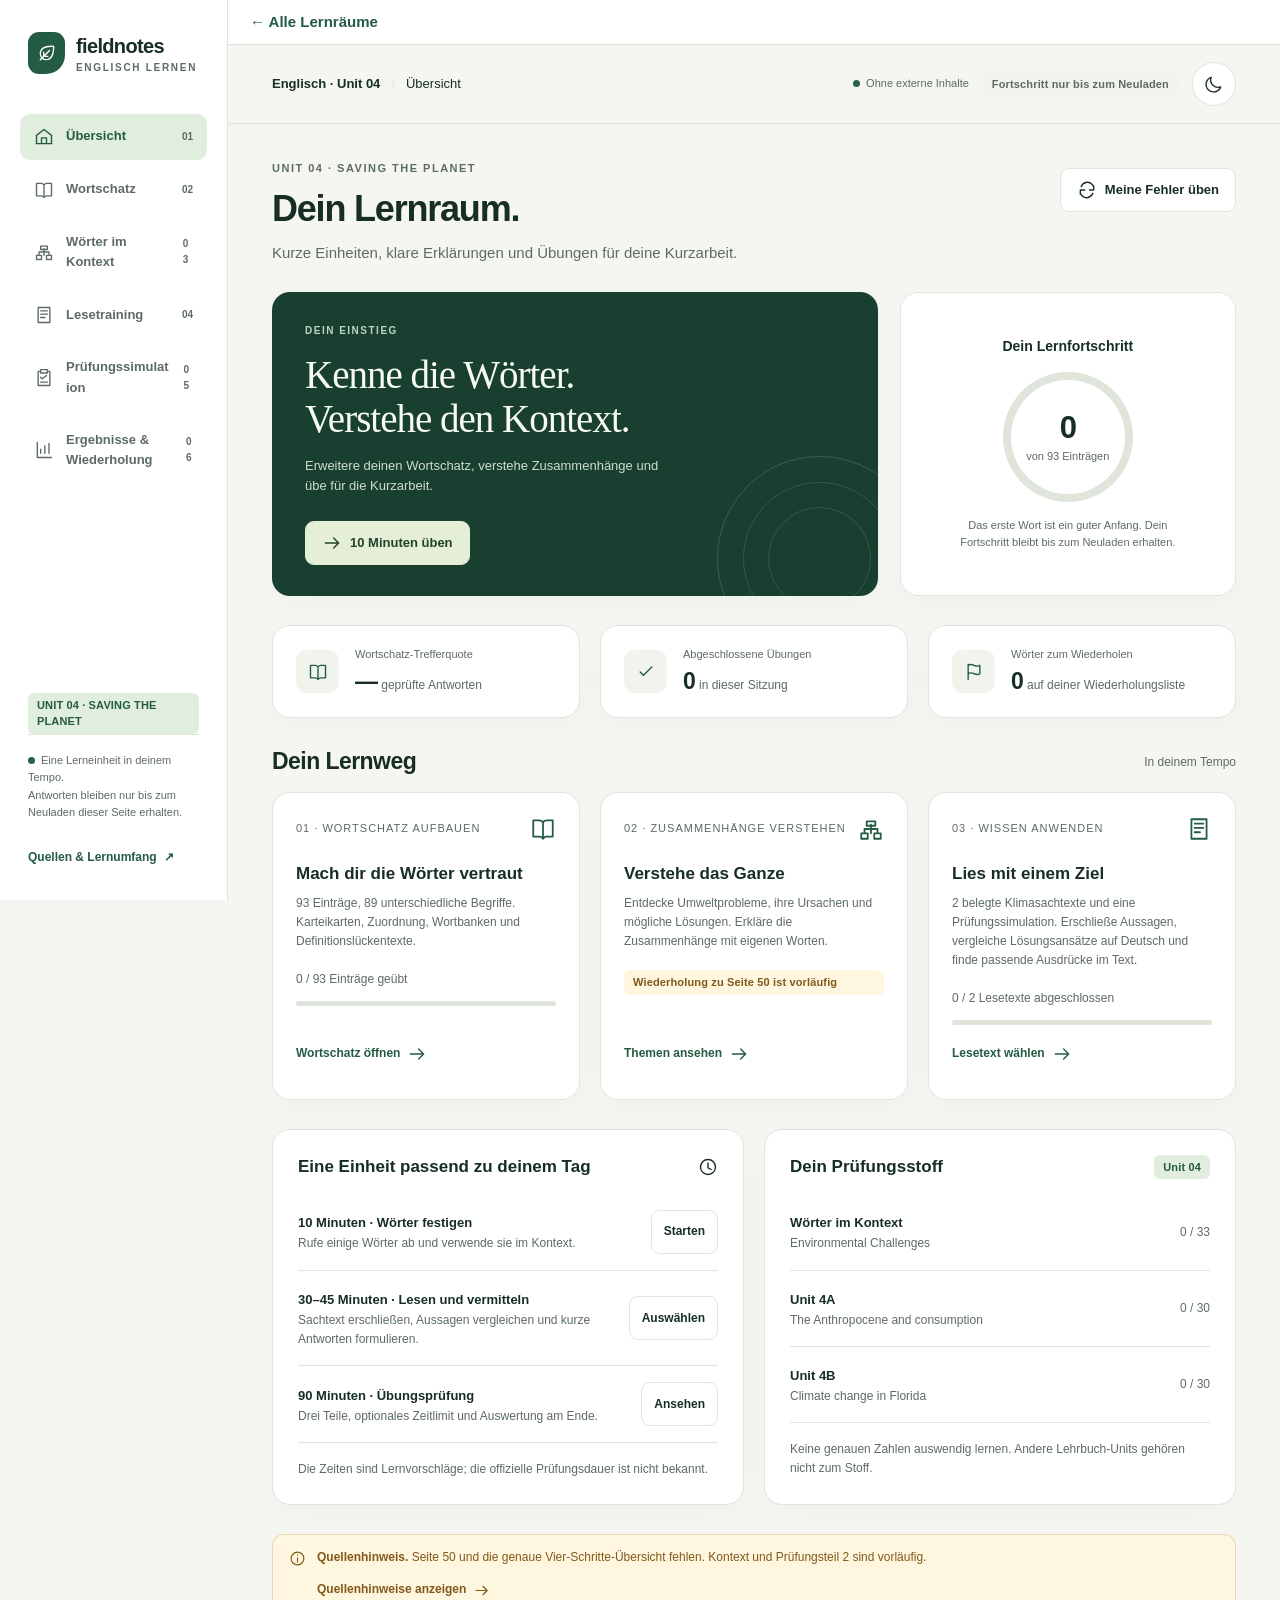
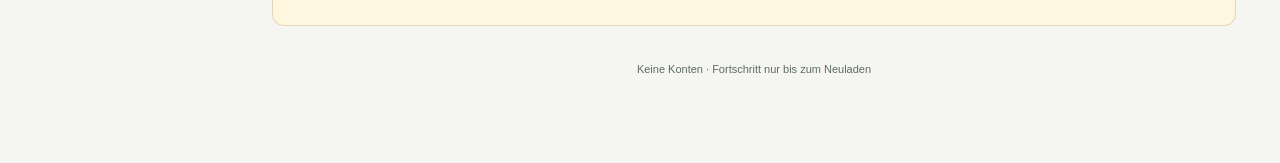
<file: docs/exercises/englisch-kurzarbeit-21-10-26.html>
<!doctype html>
<html lang="de" data-theme="light">
<head>
<meta charset="utf-8">
<meta name="viewport" content="width=device-width, initial-scale=1, viewport-fit=cover">
<meta name="description" content="Englisch für die Kurzarbeit am 21.10.2026: Wortschatz, Lesetraining und Übungsprüfungen zu Unit 4.">
<meta name="color-scheme" content="light dark">
<meta http-equiv="Content-Security-Policy" content="default-src 'none'; script-src 'unsafe-inline'; style-src 'unsafe-inline'; img-src data:; connect-src 'none'; base-uri 'none'; form-action 'none'">
<title>Englisch · Kurzarbeit 21.10.2026 · Unit 4</title>
<link rel="icon" href="data:image/svg+xml,%3Csvg xmlns='http://www.w3.org/2000/svg' viewBox='0 0 40 40'%3E%3Crect width='40' height='40' rx='12' fill='%23245b43'/%3E%3Cpath d='M29 10C16 9 10 14 10 21a9 9 0 0 0 9 9c8 0 11-8 10-20ZM10 30 24 15' fill='none' stroke='%23e5efd8' stroke-width='2' stroke-linecap='round'/%3E%3C/svg%3E">
<style>:root{color-scheme:light;--bg:#f5f6f1;--surface:#fff;--surface2:#f1f4ed;--ink:#172e25;--muted:#5c6c62;--line:#dfe5db;--accent:#245b43;--accent2:#e1edde;--hero:#193f30;--hero-ink:#f6faef;--yellow:#e5c974;--blue:#446f91;--red:#a03135;--red-bg:#fff0ee;--success:#286345;--success-bg:#e7f2e7;--warn:#81591b;--warn-bg:#fff6df;--shadow:0 8px 30px #18342406;--radius:18px;--side:228px;--font:-apple-system,BlinkMacSystemFont,'Segoe UI',sans-serif}
:root[data-theme=dark]{color-scheme:dark;--bg:#101b17;--surface:#192720;--surface2:#22342a;--ink:#edf2e9;--muted:#abbcae;--line:#35463a;--accent:#b5dbaa;--accent2:#2b4733;--hero:#294e37;--hero-ink:#f6faef;--yellow:#e5c974;--blue:#aacce3;--red:#ffb8b4;--red-bg:#482b2a;--success:#b7e0b6;--success-bg:#2b4531;--warn:#f1d594;--warn-bg:#443922;--shadow:0 8px 30px #00000012}
*{box-sizing:border-box}html{scroll-behavior:smooth;scroll-padding-top:28px}body{margin:0;background:var(--bg);color:var(--ink);font:15px/1.6 var(--font);overflow-wrap:break-word}button,input,select,textarea{font:inherit}button,a,input,select,textarea,summary{-webkit-tap-highlight-color:transparent}button,a,summary{touch-action:manipulation}button{cursor:pointer}button:disabled{cursor:default;opacity:.55}button,a,summary,input,select,textarea{outline-offset:4px}button:focus-visible,a:focus-visible,summary:focus-visible,input:focus-visible,select:focus-visible,textarea:focus-visible{outline:3px solid var(--blue)}a{color:var(--accent)}button{color:inherit}h1,h2,h3,h4,p{margin-top:0}h1{font-size:36px;line-height:1.16;letter-spacing:-1.2px;margin-bottom:12px}h2{font-size:23px;line-height:1.3;letter-spacing:-.55px;margin-bottom:12px}h3{font-size:17px;line-height:1.4;margin-bottom:8px}h4{font-size:14px;margin-bottom:8px}p{margin-bottom:14px}small,.small{font-size:12px;line-height:1.55}.muted{color:var(--muted)}.tiny{font-size:11px}.serif{font-family:Georgia,'Times New Roman',serif;font-weight:400;letter-spacing:-1.2px}.eyebrow{font-size:11px;font-weight:750;letter-spacing:1.5px;text-transform:uppercase;color:var(--muted);margin-bottom:10px}.icon{width:20px;height:20px;display:inline-block;vertical-align:middle;flex-shrink:0;fill:none;stroke:currentColor;stroke-width:1.65;stroke-linecap:round;stroke-linejoin:round}.skip-link{position:fixed;left:16px;top:-60px;background:var(--surface);padding:12px;z-index:1000}.skip-link:focus{top:12px}.sr-only{position:absolute;width:1px;height:1px;overflow:hidden;clip:rect(0,0,0,0);white-space:nowrap}.sidebar{position:fixed;inset:0 auto 0 0;width:var(--side);padding:30px 20px 20px;background:var(--surface);border-right:1px solid var(--line);display:flex;flex-direction:column;z-index:20}.brand{display:flex;gap:11px;align-items:center;margin:0 8px 38px;font-weight:750;font-size:20px;letter-spacing:-.65px}.brand-symbol{width:37px;height:42px;border-radius:11px 11px 19px 11px;background:var(--accent);color:var(--surface);display:grid;place-items:center}.brand small{display:block;font-size:10px;font-weight:600;letter-spacing:1.7px;color:var(--muted);margin-top:-2px}.nav{display:flex;flex-direction:column;gap:7px}.nav button{border:0;background:none;display:flex;gap:12px;align-items:center;text-align:left;border-radius:10px;padding:12px 14px;font-size:13px;color:var(--muted);font-weight:600;min-height:46px}.nav button:hover{background:var(--surface2);color:var(--ink)}.nav button.active{background:var(--accent2);color:var(--accent);font-weight:750}.nav .nav-number{margin-left:auto;font-size:10px;color:var(--muted)}.sidebar-foot{margin-top:auto;padding:20px 8px 0}.session-note{font-size:11px;color:var(--muted);line-height:1.6;border-top:1px solid var(--line);padding-top:17px}.status-dot{display:inline-block;width:7px;height:7px;border-radius:50%;background:var(--success);margin-right:6px}.main-wrap{margin-left:var(--side)}.topbar{height:79px;border-bottom:1px solid var(--line);padding:0 44px;display:flex;align-items:center;justify-content:space-between;gap:16px}.topbar-title{display:flex;align-items:center;gap:11px;font-size:13px}.topbar-title strong{font-weight:650}.slash{color:var(--line)}.topbar-actions{display:flex;align-items:center;gap:14px}.badge{display:inline-flex;gap:6px;align-items:center;font-size:11px;font-weight:650;letter-spacing:.15px;border-radius:6px;background:var(--surface2);padding:4px 9px;color:var(--muted);line-height:1.5}.badge.green{background:var(--accent2);color:var(--accent)}.badge.amber{background:var(--warn-bg);color:var(--warn)}.badge.blue{background:color-mix(in srgb,var(--blue) 12%,var(--surface));color:var(--blue)}.icon-button{border:1px solid var(--line);border-radius:50%;width:38px;height:38px;background:var(--surface);display:inline-grid;place-items:center;flex-shrink:0}.icon-button:hover{background:var(--surface2)}main{max-width:1430px;padding:36px 44px 70px;margin:auto;min-height:calc(100vh - 79px)}.page-head{display:flex;align-items:flex-start;justify-content:space-between;gap:25px;margin-bottom:27px}.page-head p{color:var(--muted);max-width:670px;margin-bottom:0}.page-head .actions{margin-top:8px}.actions{display:flex;align-items:center;flex-wrap:wrap;gap:10px}.btn{border:1px solid var(--line);border-radius:9px;padding:10px 16px;min-height:43px;display:inline-flex;align-items:center;justify-content:center;gap:8px;font-size:13px;font-weight:650;line-height:1.4;background:var(--surface);text-decoration:none;text-align:center}.btn:hover{background:var(--surface2)}.btn.primary{color:var(--surface);background:var(--accent);border-color:var(--accent)}.btn.primary:hover{filter:brightness(1.08)}.btn.soft{background:var(--accent2);border-color:var(--accent2);color:var(--accent)}.btn.subtle{border-color:transparent;background:none;color:var(--muted)}.btn.danger{color:var(--red)}.btn.compact{font-size:12px;min-height:36px;padding:7px 12px}.link-button{border:0;background:none;padding:4px 0;font-size:12px;font-weight:650;color:var(--accent);text-decoration:none;display:inline-flex;align-items:center;gap:7px;min-height:32px}.link-button:hover{text-decoration:underline}.card{background:var(--surface);border:1px solid var(--line);border-radius:var(--radius);box-shadow:var(--shadow);padding:25px;min-width:0}.grid{display:grid;gap:20px}.grid.two{grid-template-columns:repeat(2,minmax(0,1fr))}.grid.three{grid-template-columns:repeat(3,minmax(0,1fr))}.grid.four{grid-template-columns:repeat(4,minmax(0,1fr))}.section{margin-top:29px}.section-head{display:flex;align-items:center;justify-content:space-between;gap:16px;margin-bottom:15px}.section-head h2,.section-head h3{margin-bottom:0}.hero-grid{display:grid;grid-template-columns:minmax(0,1.8fr) minmax(260px,1fr);gap:22px}.hero{position:relative;overflow:hidden;background:var(--hero);color:var(--hero-ink);border:0;min-height:288px;padding:31px 33px;display:flex;flex-direction:column;align-items:flex-start;justify-content:center}.hero .eyebrow{color:#bdd4be;font-size:10px}.hero h2{font-family:Georgia,serif;font-size:39px;line-height:1.12;font-weight:400;letter-spacing:-1px;margin:4px 0 15px;max-width:470px}.hero p{color:#d0decf;font-size:13px;max-width:360px;margin-bottom:24px}.hero .btn{background:#e5efd8;color:#21432b;border-color:#e5efd8}.hero .hero-decoration{position:absolute;right:-44px;bottom:-65px;width:205px;height:205px;border-radius:50%;border:1px solid #e5efd82a;pointer-events:none}.hero .hero-decoration:before,.hero .hero-decoration:after{content:'';position:absolute;inset:25px;border-radius:50%;border:1px solid #e5efd825}.hero .hero-decoration:after{inset:50px}.session-card{display:flex;align-items:center;flex-direction:column;justify-content:center;text-align:center;padding:25px 16px}.session-card h3{font-size:14px;margin-bottom:15px}.progress-ring{--progress:0;width:130px;height:130px;border-radius:50%;background:conic-gradient(var(--accent) calc(var(--progress)*1%),var(--line) 0);display:grid;place-items:center;position:relative}.progress-ring:before{content:'';position:absolute;inset:8px;border-radius:50%;background:var(--surface)}.ring-content{position:relative;font-size:31px;line-height:1.3;font-weight:650;letter-spacing:-1px}.ring-content small{display:block;font-size:11px;font-weight:450;color:var(--muted);letter-spacing:0}.session-card p{font-size:11px;color:var(--muted);margin:15px 0 0;max-width:230px}.stat{padding:20px 23px;display:flex;gap:16px;align-items:center}.stat-icon{border-radius:11px;width:43px;height:43px;display:grid;place-items:center;flex-shrink:0;background:var(--surface2);color:var(--accent)}.stat .label{font-size:11px;color:var(--muted);margin-bottom:2px}.stat .value{font-size:23px;line-height:1.35;font-weight:650;letter-spacing:-.8px}.stat .value small{font-size:12px;color:var(--muted);font-weight:450;letter-spacing:0;margin-left:4px}.path-card{padding:23px;display:flex;flex-direction:column}.path-card .path-num{font-size:11px;color:var(--muted);letter-spacing:1px;margin-bottom:20px;display:flex;align-items:center;justify-content:space-between}.path-card .path-num .icon{width:26px;height:26px;color:var(--accent)}.path-card p{font-size:12px;color:var(--muted);margin-bottom:19px}.path-card .link-button{margin-top:auto;align-self:flex-start}.progress-track{height:5px;overflow:hidden;border-radius:9px;background:var(--line);margin:12px 0 7px}.progress-fill{height:100%;background:var(--accent);border-radius:9px}.study-row{padding:16px 0;border-bottom:1px solid var(--line);display:flex;gap:14px;align-items:center;justify-content:space-between}.study-row:last-child{border-bottom:0;padding-bottom:0}.study-row:first-child{padding-top:0}.study-row .grow{flex:1;min-width:0}.study-row p{margin:0;font-size:12px;color:var(--muted)}.study-row strong{font-size:13px}.source-note{background:var(--warn-bg);border:1px solid color-mix(in srgb,var(--warn) 20%,transparent);color:var(--warn);border-radius:12px;padding:13px 16px;font-size:12px;line-height:1.65;display:flex;align-items:flex-start;gap:11px}.source-note .icon{margin-top:2px;width:17px;height:17px}.source-note p{margin:0}.source-note button{color:inherit}.notice{padding:15px 18px;background:var(--surface2);border-radius:11px;font-size:12px;color:var(--muted);margin-bottom:20px;border:1px solid var(--line)}.notice p:last-child{margin:0}.tabs{display:flex;flex-wrap:wrap;gap:6px;border-bottom:1px solid var(--line);padding-bottom:11px;margin-bottom:23px}.tab{font-size:12px;border:1px solid transparent;border-radius:8px;padding:9px 12px;min-height:39px;background:none;color:var(--muted);font-weight:600}.tab:hover{background:var(--surface2)}.tab.active{background:var(--accent);color:var(--surface)}.filters{display:flex;flex-wrap:wrap;gap:12px;align-items:flex-end;margin-bottom:22px}.field{display:flex;flex-direction:column;gap:5px;min-width:145px}.field.grow{flex:1}.field label,.field-label{font-size:11px;font-weight:650;color:var(--muted)}input[type=text],input[type=search],input[type=number],select,textarea{border:1px solid var(--line);background:var(--surface);color:var(--ink);border-radius:8px;padding:10px 12px;min-height:43px;max-width:100%;width:100%}select{padding-right:30px}textarea{resize:vertical;min-height:110px;line-height:1.6}input::placeholder,textarea::placeholder{color:var(--muted);opacity:.8}.inline-label{display:flex;align-items:center;gap:8px;font-size:12px;color:var(--muted)}input[type=checkbox],input[type=radio]{accent-color:var(--accent);width:17px;height:17px;flex-shrink:0}.study-toolbar{display:flex;justify-content:space-between;align-items:center;gap:16px;margin-bottom:17px}.study-toolbar p{margin:0;font-size:12px;color:var(--muted)}.study-meta{display:flex;gap:8px;flex-wrap:wrap;align-items:center}.flash-wrap{max-width:740px;margin:auto}.flash-card{width:100%;min-height:300px;text-align:center;background:var(--surface);border:1px solid var(--line);border-radius:20px;padding:35px 35px 27px;position:relative;box-shadow:var(--shadow);color:var(--ink);display:flex;align-items:center;justify-content:center;flex-direction:column}.flash-card:hover{border-color:var(--accent)}.flash-card .term{font:38px/1.25 Georgia,serif;letter-spacing:-.5px;margin:14px 0;max-width:620px}.flash-card .definition{font-size:20px;line-height:1.5;max-width:560px;margin:12px auto}.flash-card .translation{color:var(--accent);font-size:16px;margin:9px 0}.flash-card .example{font-size:14px;line-height:1.7;max-width:550px;margin:16px 0;color:var(--muted)}.flash-card .flip-hint{font-size:11px;color:var(--muted);margin-top:20px}.flash-bottom{display:flex;align-items:center;justify-content:center;gap:12px;margin-top:20px}.flash-source{font-size:11px;text-align:center;margin-top:16px;color:var(--muted)}.empty{padding:45px 24px;text-align:center;background:var(--surface);border:1px dashed var(--line);border-radius:16px}.empty>.icon{width:35px;height:35px;color:var(--muted);margin-bottom:14px}.empty h3{margin-bottom:8px}.empty p{font-size:13px;color:var(--muted);max-width:480px;margin:0 auto 17px}.catalog-card{display:flex;flex-direction:column;gap:10px;position:relative}.catalog-card h3{margin-bottom:0}.catalog-card p{font-size:12px;color:var(--muted);margin:0 0 6px}.catalog-card .btn{align-self:flex-start;margin-top:auto}.catalog-card .text-preview{display:-webkit-box;-webkit-line-clamp:2;-webkit-box-orient:vertical;overflow:hidden}.exercise-head{display:flex;align-items:flex-start;justify-content:space-between;gap:18px;margin-bottom:20px}.exercise-head h2{margin-bottom:8px}.exercise-head p{font-size:12px;color:var(--muted);margin:0}.question{padding:22px 0;border-bottom:1px solid var(--line);min-width:0}.question:first-child{padding-top:0}.question:last-child{border-bottom:0}.q-head{display:flex;gap:10px;align-items:flex-start;margin-bottom:12px}.q-num{font-size:11px;color:var(--muted);font-weight:700;display:inline-flex;min-width:25px;height:25px;align-items:center;justify-content:center;border:1px solid var(--line);border-radius:7px;flex-shrink:0}.q-prompt{font-size:14px;line-height:1.7;flex:1;min-width:0}.q-points{font-size:10px;white-space:nowrap;color:var(--muted);margin-left:6px;flex-shrink:0;padding-top:4px}.choices{display:grid;gap:8px}.choice{display:flex;gap:11px;align-items:center;padding:11px 13px;background:var(--surface);border:1px solid var(--line);border-radius:9px;font-size:13px;cursor:pointer;line-height:1.5;min-height:47px}.choice:hover{background:var(--surface2)}.choice.chosen{border-color:var(--accent);background:var(--accent2)}.choice input{margin:0}.choice.correct{background:var(--success-bg);border-color:var(--success);color:var(--success)}.choice.incorrect{background:var(--red-bg);border-color:var(--red);color:var(--red)}.text-answer{max-width:480px}.response-box{margin-top:12px;padding:13px 15px;border-radius:9px;background:var(--surface2);font-size:12px;border:1px solid var(--line)}.response-box.correct{background:var(--success-bg);border-color:color-mix(in srgb,var(--success) 30%,transparent)}.response-box.incorrect,.response-box.blank{background:var(--red-bg);border-color:color-mix(in srgb,var(--red) 30%,transparent)}.response-box.partial,.response-box.pending{background:var(--warn-bg);border-color:color-mix(in srgb,var(--warn) 30%,transparent)}.response-title{font-size:12px;font-weight:750;display:flex;align-items:center;gap:7px;margin-bottom:7px}.response-title .icon{width:15px;height:15px}.response-box p{margin-bottom:7px}.response-box p:last-child{margin-bottom:0}.answer-text{font-weight:700}.evidence{margin-top:10px}.evidence summary{font-size:12px;cursor:pointer;color:var(--accent);font-weight:600}.evidence p{border-left:2px solid var(--accent);padding-left:12px;margin:9px 0 0;color:var(--muted);font-size:12px}.rubric{display:grid;gap:8px;margin:13px 0}.rubric label{display:flex;align-items:flex-start;gap:8px;font-size:12px;cursor:pointer}.rubric input{margin-top:3px}.model{white-space:pre-line;font-size:13px;line-height:1.75}.exercise-actions{padding-top:22px;display:flex;gap:10px;flex-wrap:wrap;align-items:center}.result-strip{padding:15px 18px;background:var(--accent2);border-radius:10px;display:flex;gap:15px;align-items:center;justify-content:space-between;margin-bottom:20px;font-size:13px;color:var(--accent)}.result-strip strong{font-size:20px}.gap-passage{font-size:16px;line-height:2.45;max-width:860px}.gap-passage p{margin-bottom:20px}.gap-inline{display:inline-flex;align-items:center;gap:3px;max-width:100%;vertical-align:baseline}.gap-inline input{display:inline-block;width:185px;font-size:14px;height:36px;min-height:36px;padding:5px 8px;border-radius:5px;background:var(--surface2)}.gap-number{font-size:10px;line-height:1;vertical-align:super;color:var(--muted);margin-right:2px}.gap-definition{font-size:12px;color:var(--muted);font-style:italic;line-height:1.5}.gap-slot{border:1px dashed var(--accent);background:var(--surface2);color:var(--accent);border-radius:6px;min-width:100px;max-width:100%;padding:4px 9px;line-height:1.6;min-height:35px;font-size:13px;font-weight:650;display:inline-block;vertical-align:middle;white-space:normal}.gap-slot.target{outline:2px solid var(--accent);outline-offset:2px}.gap-slot.filled{border-style:solid;background:var(--accent2)}.gap-slot.correct{background:var(--success-bg);border-color:var(--success);color:var(--success)}.gap-slot.incorrect{background:var(--red-bg);border-color:var(--red);color:var(--red)}.bank-area{background:var(--surface2);border:1px solid var(--line);padding:17px;border-radius:12px;margin:0 0 23px}.word-bank{display:flex;flex-wrap:wrap;gap:8px;margin-top:10px;min-height:40px}.bank-word{font-size:12px;font-weight:600;line-height:1.35;border:1px solid var(--line);background:var(--surface);border-radius:7px;padding:9px 12px;min-height:38px}.bank-word:hover,.bank-word.selected{border-color:var(--accent);background:var(--accent2)}.bank-instruction{font-size:11px;color:var(--muted);margin:0}.gap-corrections{margin-top:23px}.correction-row{padding:11px 0;border-bottom:1px solid var(--line);font-size:12px;display:flex;gap:10px}.correction-row:last-child{border:0}.correction-row .icon{width:17px;height:17px}.text-good{color:var(--success)}.text-bad{color:var(--red)}.match-board{display:grid;grid-template-columns:minmax(0,1fr) minmax(0,1.7fr);gap:13px;align-items:start}.match-col{display:grid;gap:10px}.match-item{border:1px solid var(--line);background:var(--surface);padding:13px 14px;text-align:left;border-radius:9px;min-height:60px;font-size:13px;line-height:1.55;width:100%}.match-item.selected{border-color:var(--accent);background:var(--accent2);outline:2px solid var(--accent);outline-offset:1px}.match-item.matched{background:var(--success-bg);color:var(--success);border-color:var(--success)}.match-item.error{border-color:var(--red);background:var(--red-bg)}.match-item strong{font-weight:600}.topic{padding:0;overflow:hidden}.topic summary{cursor:pointer;padding:20px 23px;list-style:none;display:flex;align-items:center;justify-content:space-between;gap:15px}.topic summary::-webkit-details-marker{display:none}.topic summary .icon{transition:transform .18s}.topic[open] summary .icon{transform:rotate(180deg)}.topic summary h3{margin:0}.topic-content{padding:0 23px 23px;font-size:13px}.topic-content p{color:var(--muted)}.topic-triad{display:grid;grid-template-columns:repeat(3,minmax(0,1fr));gap:15px;margin:18px 0}.topic-triad>div{padding:13px;border-radius:10px;background:var(--surface2)}.topic-triad ul{padding-left:17px;margin:0;color:var(--muted);font-size:12px}.topic-triad li+li{margin-top:7px}.connections{font-size:12px;border-top:1px solid var(--line);padding-top:12px}.connections p{margin-bottom:5px}.reader-layout{display:grid;grid-template-columns:minmax(0,1fr) minmax(0,1fr);gap:24px;align-items:start}.reader-text{padding:28px;max-height:calc(100vh - 145px);overflow:auto;position:sticky;top:25px;scrollbar-width:thin}.reader-text h2{font-family:Georgia,serif;font-size:29px;font-weight:400;line-height:1.25}.passage-paragraph{position:relative;font-size:14px;line-height:1.85;padding-left:29px;margin-top:20px;scroll-margin-top:35px}.paragraph-label{position:absolute;left:0;top:2px;font-size:10px;color:var(--muted);font-weight:700}.passage-paragraph p{margin:0}.passage-paragraph.highlighted{background:var(--warn-bg);border-radius:8px;padding-top:9px;padding-bottom:9px;padding-right:9px}.original-label{font-size:10px;letter-spacing:.4px;color:var(--muted);margin-top:8px}.reading-questions .card{padding:23px}.guided{margin-bottom:22px;border:1px solid var(--line);border-radius:14px;background:var(--surface);padding:20px}.guide-steps{display:grid;grid-template-columns:repeat(4,minmax(0,1fr));gap:8px;margin:15px 0}.guide-step{border:1px solid var(--line);background:var(--surface2);border-radius:8px;padding:10px 8px;text-align:left;font-size:11px;line-height:1.4;min-height:51px}.guide-step strong{font-size:10px;display:block;color:var(--muted);margin-bottom:3px}.guide-step.active{border-color:var(--accent);background:var(--accent2);color:var(--accent)}.guide-body{font-size:13px;color:var(--muted)}.guide-notes{display:grid;grid-template-columns:repeat(2,minmax(0,1fr));gap:12px;margin-top:15px}.method-details{font-size:12px;margin:12px 0}.method-details summary{font-weight:650;cursor:pointer}.method-details ul{margin:10px 0;padding-left:19px;color:var(--muted)}.method-details li+li{margin-top:5px}.reading-toolbar{display:flex;justify-content:space-between;align-items:center;flex-wrap:wrap;gap:12px;margin-bottom:17px}.exam-card .exam-number{font:50px/1 Georgia,serif;color:var(--accent);margin-bottom:17px}.exam-card h3{font-size:19px}.exam-parts{margin:14px 0 19px;display:grid;gap:9px;font-size:12px;color:var(--muted)}.exam-parts>div{display:flex;gap:9px}.exam-parts .icon{width:16px;height:16px;margin-top:2px}.exam-bar{position:sticky;top:0;z-index:10;background:var(--surface);border:1px solid var(--line);border-radius:13px;padding:14px 18px;display:flex;align-items:center;justify-content:space-between;gap:16px;margin:0 0 22px;box-shadow:var(--shadow)}.timer{font-variant-numeric:tabular-nums;font-size:17px;font-weight:650;display:flex;gap:8px;align-items:center;color:var(--accent);white-space:nowrap}.timer.urgent{color:var(--red)}.exam-part-nav{display:flex;gap:6px;flex-wrap:wrap}.exam-part-nav button{font-size:12px}.exam-question-nav{display:flex;flex-wrap:wrap;gap:6px;margin:14px 0 20px}.exam-question-nav button{width:32px;height:32px;border:1px solid var(--line);background:var(--surface);border-radius:6px;font-size:11px}.exam-question-nav button.answered{background:var(--accent2);color:var(--accent);border-color:var(--accent)}.exam-part-title{margin:25px 0 16px}.score-overview{display:flex;align-items:center;gap:30px;padding:30px;margin-bottom:22px}.score-large{font-size:53px;line-height:1.1;font-weight:650;letter-spacing:-2px;color:var(--accent)}.score-large small{font-size:20px;font-weight:450;letter-spacing:0;color:var(--muted)}.score-detail{flex:1;min-width:0}.score-detail h2{margin-bottom:8px}.score-detail p{color:var(--muted);font-size:13px;margin:0}.score-part{padding:20px}.score-part .score-value{font-size:25px;font-weight:650;margin:8px 0 3px;color:var(--accent)}.coverage-table{width:100%;border-collapse:collapse;font-size:12px}.coverage-table th{text-align:left;padding:11px 12px;font-size:10px;letter-spacing:.5px;color:var(--muted);font-weight:650;background:var(--surface2)}.coverage-table td{padding:11px 12px;border-bottom:1px solid var(--line);vertical-align:top}.coverage-table tr:last-child td{border:0}.coverage-table td .btn{white-space:nowrap}.coverage-table th:first-child{border-radius:8px 0 0 8px}.coverage-table th:last-child{border-radius:0 8px 8px 0}.coverage-table .term-cell{font-weight:650}.table-wrap{width:100%;min-width:0}.summary-tags{display:flex;flex-wrap:wrap;gap:7px}.modal-overlay{position:fixed;inset:0;background:#0b2016a6;z-index:100;display:flex;align-items:center;justify-content:center;padding:22px}.modal{background:var(--surface);border-radius:20px;border:1px solid var(--line);width:min(840px,100%);max-height:90vh;overflow:auto;padding:28px;box-shadow:0 25px 80px #0005}.modal-head{display:flex;justify-content:space-between;gap:16px;align-items:flex-start;margin-bottom:18px}.modal-head h2{margin:0}.modal .source-item{padding:15px 0;border-bottom:1px solid var(--line);font-size:12px}.source-item strong{display:block;margin-bottom:5px;overflow-wrap:anywhere}.source-item p{color:var(--muted);margin:0 0 5px}.toast{position:fixed;bottom:24px;left:calc(var(--side) + 30px);max-width:calc(100vw - var(--side) - 65px);background:var(--ink);color:var(--bg);border-radius:10px;padding:12px 18px;font-size:12px;z-index:200;box-shadow:0 6px 25px #0002;pointer-events:none;opacity:0;transform:translateY(6px);transition:opacity .16s,transform .16s}.toast.show{opacity:1;transform:translateY(0)}.footer-note{font-size:11px;color:var(--muted);text-align:center;margin-top:35px}.spacer{height:18px}.divider{height:1px;background:var(--line);margin:20px 0}.single-study{max-width:820px;margin:auto}.align-center{text-align:center}.no-margin{margin:0}.hidden{display:none!important}.wrap{flex-wrap:wrap}.flex{display:flex;gap:10px;align-items:center}.push-right{margin-left:auto}.study-complete{padding:30px;text-align:center}.study-complete .icon{width:38px;height:38px;color:var(--accent);margin-bottom:15px}
@media(min-width:1500px){:root{--side:248px}.sidebar{padding:36px 25px}main{padding-top:41px}.hero{min-height:306px}.hero h2{font-size:44px}}
@media(max-width:1150px){:root{--side:204px}.sidebar{padding:26px 14px}.brand{font-size:19px;margin-left:8px}.nav button{padding:12px 10px;font-size:12px;gap:10px}.topbar{padding:0 28px}main{padding:29px 28px 65px}.hero-grid{grid-template-columns:minmax(0,1.65fr) minmax(225px,1fr)}.hero{padding:27px;min-height:276px}.hero h2{font-size:35px}.grid{gap:16px}.card{padding:21px}.stat{padding:18px 15px;gap:11px}.topic-triad{gap:9px}.reader-layout{gap:18px}.reader-text{padding:22px}.nav-number{display:none}}
@media(max-width:950px){.grid.three{grid-template-columns:repeat(2,minmax(0,1fr))}.stats-grid{grid-template-columns:repeat(3,minmax(0,1fr))!important}.stat{flex-direction:column;align-items:flex-start;gap:10px}.stat-icon{width:35px;height:35px}.grid.four{grid-template-columns:repeat(2,minmax(0,1fr))}.hero-grid{grid-template-columns:minmax(0,1fr) 200px;gap:15px}.hero{padding:25px}.hero h2{font-size:32px}.hero p{font-size:12px}.reader-layout{grid-template-columns:1fr}.reader-text{max-height:none;position:static}.topic-triad{grid-template-columns:1fr}.topic-triad>div{padding:13px}.page-head{gap:17px;flex-wrap:wrap}.page-head .actions{margin-top:0}.session-card{padding:19px 10px}.progress-ring{width:115px;height:115px}.flash-card{min-height:290px}.topbar-actions .offline-label{display:none}}
@media(max-width:720px){:root{--side:0px}.sidebar{position:fixed;inset:auto 0 0 0;width:100%;height:70px;padding:5px 7px max(5px,env(safe-area-inset-bottom));border-right:0;border-top:1px solid var(--line);background:var(--surface)}.sidebar .brand,.sidebar-foot{display:none}.nav{display:grid;grid-template-columns:repeat(6,minmax(0,1fr));gap:2px;width:100%;height:100%}.nav button{flex-direction:column;gap:4px;justify-content:center;padding:6px 1px;text-align:center;border-radius:9px;min-height:50px;font-size:9px;line-height:1.3}.nav button .icon{width:20px;height:20px}.nav-number{display:none!important}.main-wrap{margin-left:0}.topbar{height:65px;padding:0 21px}.topbar-title{font-size:12px;gap:7px}.topbar-actions{gap:8px}.topbar .badge{font-size:10px;padding:4px 7px}.icon-button{height:36px;width:36px}main{padding:26px 21px 105px}.page-head{margin-bottom:23px}h1{font-size:31px;letter-spacing:-.9px}h2{font-size:22px}.page-head p{font-size:13px}.eyebrow{font-size:10px}.hero-grid{grid-template-columns:minmax(0,1fr) minmax(140px,.65fr)}.hero{padding:24px 23px;min-height:255px}.hero h2{font-size:31px;max-width:340px}.hero p{margin-bottom:18px}.hero .btn{font-size:11px;padding:10px 12px}.session-card h3{font-size:12px;margin-bottom:13px}.session-card p{font-size:10px}.progress-ring{width:104px;height:104px}.ring-content{font-size:28px}.ring-content small{font-size:10px}.section{margin-top:25px}.section-head h2{font-size:19px}.grid{gap:13px}.path-card p{font-size:12px}.card{padding:20px}.stat{padding:16px 13px}.stat .value{font-size:22px}.stat .label{font-size:10px}.stat .value small{font-size:10px;display:block;margin:0}.study-row{gap:10px}.source-note{font-size:11px;padding:12px 13px}.filters{gap:10px}.field{min-width:130px;flex:1}.tabs{gap:3px;margin-bottom:19px;padding-bottom:9px}.tab{padding:8px 10px;min-height:36px;font-size:11px}.flash-card .term{font-size:33px}.flash-card .definition{font-size:18px}.flash-card{padding:25px;min-height:290px}.flash-bottom{gap:8px;flex-wrap:wrap}.flash-bottom .btn{font-size:12px}.question{padding:21px 0}.q-prompt{font-size:13px}.q-points{font-size:10px}.exercise-head{flex-wrap:wrap}.reader-text{padding:23px}.reader-layout{gap:17px}.passage-paragraph{font-size:14px}.guide-steps{gap:5px}.guide-step{padding:8px 6px;font-size:10px}.guide-notes{grid-template-columns:1fr}.exam-bar{padding:11px 12px;flex-wrap:wrap;gap:10px;top:0}.exam-part-nav{gap:4px}.exam-part-nav .btn{font-size:10px;padding:7px 9px;min-height:34px}.timer{font-size:15px}.score-overview{padding:23px;gap:22px}.score-large{font-size:42px}.score-detail h2{font-size:20px}.toast{left:17px;bottom:88px;max-width:calc(100vw - 34px)}.modal-overlay{padding:14px}.modal{padding:22px;max-height:85vh}.coverage-table th,.coverage-table td{padding:9px 7px}.coverage-table .optional-col{display:none}.match-board{gap:8px;grid-template-columns:minmax(0,1fr) minmax(0,1.5fr)}.match-item{font-size:12px;padding:10px;min-height:69px}.gap-passage{font-size:15px;line-height:2.5}.gap-inline input{width:162px}.word-bank{gap:7px}.bank-word{font-size:11px;padding:8px 10px}.gap-definition{font-size:11px}}
@media(max-width:470px){.hero-grid{grid-template-columns:1fr}.hero{min-height:247px;padding:26px}.hero h2{font-size:35px;max-width:320px}.hero p{max-width:265px}.session-card{flex-direction:row;text-align:left;padding:16px 20px;gap:17px;min-height:110px;flex-wrap:wrap;justify-content:flex-start}.session-card h3{order:0;width:100%;margin:0 0 -3px}.session-card .progress-ring{width:64px;height:64px;flex-shrink:0}.session-card .progress-ring:before{inset:5px}.session-card .ring-content{font-size:18px}.session-card .ring-content small{font-size:8px}.session-card p{margin:0;max-width:calc(100% - 90px);font-size:11px}.grid.two,.grid.three{grid-template-columns:1fr}.stats-grid{gap:8px}.stat{padding:14px 10px;gap:8px}.stat-icon{width:29px;height:29px;border-radius:8px}.stat-icon .icon{width:16px;height:16px}.stat .value{font-size:21px}.stat .label{font-size:10px;line-height:1.4;min-height:28px}.path-card{padding:20px}.path-card .path-num{margin-bottom:12px}.topbar{padding:0 17px}.topbar-title .crumb-unit{display:none}.topbar-title .slash{display:none}main{padding:23px 17px 103px}.topbar .badge{font-size:9px}.page-head .actions .btn{font-size:12px}.field{min-width:calc(50% - 5px)}.field.grow{min-width:100%}.flash-card{padding:24px 18px}.flash-card .term{font-size:30px}.flash-card .definition{font-size:17px}.flash-bottom .btn{padding:10px 12px}.study-toolbar{flex-wrap:wrap;gap:12px}.exercise-actions .btn{flex:1}.q-head{gap:8px}.q-points{margin-left:0}.choices .choice{padding:10px;font-size:12px}.guide-steps{grid-template-columns:repeat(2,minmax(0,1fr))}.score-overview{align-items:flex-start;flex-direction:column;gap:15px}.topic summary{padding:17px}.topic-content{padding:0 17px 17px}.gap-passage{line-height:2.65}.bank-area{padding:14px}.coverage-table td,.coverage-table th{font-size:11px}.coverage-table td .badge{font-size:10px}.coverage-table .term-cell{overflow-wrap:anywhere}.result-strip{flex-wrap:wrap;gap:7px}.exam-question-nav{gap:5px}.exam-question-nav button{width:30px;height:30px}}
@media(min-width:951px){.exam-bar~.reader-layout .reader-text{top:82px;max-height:calc(100vh - 105px)}}
@media(max-width:720px){.exam-question-nav button{width:44px;height:44px;min-width:44px;min-height:44px}.exam-part-nav .btn,.gap-slot,.bank-word,.gap-inline input{min-height:44px}.gap-inline input{height:44px}.gap-slot,.bank-word{min-width:44px}}
@media(prefers-reduced-motion:reduce){html{scroll-behavior:auto}*,*:before,*:after{animation:none!important;transition:none!important}}
@media print{.sidebar,.topbar,.actions,.exercise-actions,.tabs,.filters,.exam-bar,.toast,.modal-overlay{display:none!important}.main-wrap{margin:0}main{padding:0}.card{box-shadow:none;break-inside:avoid}.reader-layout{display:block}.reader-text{max-height:none;position:static;overflow:visible}:root{--bg:#fff;--surface:#fff;--ink:#000;--muted:#444;--line:#bbb}.hero{background:#fff;color:#000}.hero p,.hero .eyebrow{color:#333}}

.mobile-label{display:none}.not-sticky{position:static;max-height:none}.active-exam-link{font-size:11px;min-height:34px;padding:6px 9px;white-space:nowrap}.active-exam-link .icon{width:15px;height:15px}
@media(max-width:720px){.nav .desktop-label{display:none}.nav .mobile-label{display:block}.active-exam-link{font-size:9px}.topbar:has(.active-exam-link:not(.hidden)) .session-badge{display:none}}

.site-home{display:flex;align-items:center;min-height:44px;padding:10px 22px;text-decoration:none;font-weight:650;background:var(--surface);border-bottom:1px solid var(--line)}
button,.btn,.btn.compact,.link-button,.tab,.icon-button,summary,select,input:not([type=checkbox]):not([type=radio]){min-height:44px}.icon-button{min-width:44px}.choice,.rubric label{min-height:44px}.nav button{overflow-wrap:anywhere}
@media(max-width:380px){.topbar{padding:0 12px;gap:8px}.topbar-actions{gap:7px}.topbar-title{min-width:0}.topbar-title #crumb{overflow-wrap:anywhere}.nav button{font-size:9px}}

.course-vocab ul{columns:2;column-width:180px}.reader-text a{display:inline-block;min-height:44px;padding:8px 0}.exam-question-nav button{min-width:44px;min-height:44px}.exam-question-nav{flex-wrap:wrap}
</style>
</head>
<body>
<a class="skip-link" href="#main">Zum Lerninhalt</a>
<aside class="sidebar" aria-label="Lernnavigation">
<div class="brand"><span class="brand-symbol"><svg class="icon" viewBox="0 0 24 24" aria-hidden="true"><path d="M20 4C9 3 4 7 4 13a7 7 0 0 0 7 7c6 0 9-6 9-16ZM4 20 15 9M8 16v-5m0 5h5"/></svg></span><span>fieldnotes<small>ENGLISCH LERNEN</small></span></div>
<nav class="nav" id="nav"></nav>
<div class="sidebar-foot"><div class="badge green">UNIT 04 · SAVING THE PLANET</div><p class="session-note"><span class="status-dot"></span>Eine Lerneinheit in deinem Tempo.<br>Antworten bleiben nur bis zum Neuladen dieser Seite erhalten.</p><button class="link-button" type="button" data-act="sources">Quellen &amp; Lernumfang <span aria-hidden="true">↗</span></button></div>
</aside>
<div class="main-wrap">
<a class="site-home" href="../">← Alle Lernräume</a>
<header class="topbar"><div class="topbar-title"><strong class="crumb-unit">Englisch · Unit 04</strong><span class="slash" aria-hidden="true">/</span><span id="crumb">Übersicht</span></div><div class="topbar-actions"><button type="button" class="btn soft active-exam-link hidden" id="active-exam" data-act="resume-exam"></button><span class="tiny muted offline-label"><span class="status-dot"></span>Ohne externe Inhalte</span><span class="badge session-badge">Fortschritt nur bis zum Neuladen</span><button type="button" class="icon-button" id="theme-toggle" data-act="theme" aria-label="Dunkles Erscheinungsbild aktivieren"></button></div></header>
<main id="main" tabindex="-1"></main>
</div>
<div id="modal-host"></div><div id="toast" class="toast" role="status"></div><div id="live" class="sr-only" aria-live="polite" aria-atomic="true"></div>
<noscript><div style="padding:30px;margin:30px">Dieser Lernraum benötigt JavaScript. Aktiviere JavaScript im Browser und lade die Seite erneut.</div></noscript>
<script id="study-data" type="application/json">{"vocabulary":[{"id":"wic01","unit":"WIC","term":"intensify","sourceTerm":"to intensify","de":"verstärken; sich verstärken","level":"Core","forms":["intensify","intensifies","intensified","intensifying"],"contexts":[{"sentence":"Longer dry periods can {gap} competition for the river’s water.","answers":["intensify"],"explanation":"After “can”, use the base form; the competition becomes stronger."},{"sentence":"The heat in the crowded city centre {gap} during yesterday’s afternoon rush hour.","answers":["intensified"],"explanation":"The past form describes heat that became stronger yesterday."},{"sentence":"Removing shade trees often {gap} the summer heat felt by pedestrians.","answers":["intensifies"],"explanation":"The singular activity “removing shade trees” takes “intensifies”; it makes the heat more extreme."}],"def":"To grow stronger or make something more extreme."},{"id":"wic02","unit":"WIC","term":"pressing challenge","sourceTerm":"pressing challenge","de":"dringende / besonders wichtige Herausforderung","level":"Core","forms":["pressing challenge","pressing challenges"],"contexts":[{"sentence":"Providing safe drinking water after the flood is a {gap} for the town.","answers":["pressing challenge"],"explanation":"The article “a” requires the singular phrase; the water problem needs urgent action."},{"sentence":"Food shortages and damaged water pipes are two {gap} facing the island.","answers":["pressing challenges"],"explanation":"“Two” requires the plural; both problems need urgent attention."},{"sentence":"For the rescue team, reaching families before the next storm was the most {gap}.","answers":["pressing challenge"],"explanation":"The singular phrase identifies the team’s most urgent problem."}],"def":"A serious problem that needs urgent attention."},{"id":"wic03","unit":"WIC","term":"trap heat","sourceTerm":"to trap heat","de":"Wärme einschließen","level":"Core","forms":["trap heat","traps heat","trapped heat","trapping heat"],"contexts":[{"sentence":"Gases released by burning fossil fuels can {gap} around the planet.","answers":["trap heat"],"explanation":"Use the base form after “can”; the gases prevent some heat from escaping."},{"sentence":"The extra layer of greenhouse gases is {gap} that would otherwise escape into space.","answers":["trapping heat"],"explanation":"“Is” combines with the -ing form to describe an ongoing process."},{"sentence":"In the classroom experiment, the insulating cover {gap} inside the container yesterday.","answers":["trapped heat"],"explanation":"The past form fits the completed experiment; warmth was held inside."}],"def":"To hold heat in a place and stop it escaping."},{"id":"wic04","unit":"WIC","term":"pose a significant threat","sourceTerm":"to pose a significant threat","de":"eine erhebliche Bedrohung darstellen","level":"Core","forms":["pose a significant threat","poses a significant threat","posed a significant threat","posing a significant threat"],"contexts":[{"sentence":"Rising salt levels could {gap} to the village’s drinking-water supply.","answers":["pose a significant threat"],"explanation":"After “could”, use the base phrase; the water supply faces serious danger."},{"sentence":"The loss of nesting beaches {gap} to the local turtle population.","answers":["poses a significant threat"],"explanation":"The singular subject “loss” takes “poses”; it creates a serious risk."},{"sentence":"The leaking fuel tank {gap} to the nearby wetland before workers removed it.","answers":["posed a significant threat"],"explanation":"The past form describes the danger that existed before the tank was removed."}],"def":"To present a serious danger."},{"id":"wic05","unit":"WIC","term":"drought","sourceTerm":"drought","de":"Dürre / Trockenperiode","level":"Core","forms":["drought","droughts"],"contexts":[{"sentence":"After months without enough rain, the region declared a {gap}.","answers":["drought"],"explanation":"The article “a” requires the singular noun for a long shortage of rainfall."},{"sentence":"Repeated {gap} have forced farmers to choose crops that need less water.","answers":["droughts"],"explanation":"“Repeated” and “have” fit several separate periods of unusually dry weather."},{"sentence":"The reservoir was nearly empty because the {gap} had lasted through two growing seasons.","answers":["drought"],"explanation":"The singular noun names the continuing period of insufficient rain."}],"def":"A prolonged period with too little rain to meet water needs."},{"id":"wic06","unit":"WIC","term":"evaporation","sourceTerm":"evaporation","de":"Verdunstung","level":"Core","forms":["evaporation"],"contexts":[{"sentence":"Covering the water tank helps reduce {gap} on hot days.","answers":["evaporation"],"explanation":"This uncountable process noun describes liquid water escaping as vapour."},{"sentence":"The class measured {gap} by recording how much water disappeared from an open dish.","answers":["evaporation"],"explanation":"The missing noun names the liquid-to-gas process being measured."},{"sentence":"Warm, dry weather increased {gap} from the shallow farm pond.","answers":["evaporation"],"explanation":"The noun explains how liquid water left the pond as water vapour."}],"def":"The change of a liquid into a gas, often as it warms."},{"id":"wic07","unit":"WIC","term":"depletion","sourceTerm":"depletion","de":"Erschöpfung; Verringerung","level":"Core","forms":["depletion"],"contexts":[{"sentence":"Pumping water faster than rain replaces it leads to groundwater {gap}.","answers":["depletion"],"explanation":"The uncountable noun describes a resource being used faster than it is renewed."},{"sentence":"The council restricted irrigation to slow the {gap} of the reservoir.","answers":["depletion"],"explanation":"“The … of” needs the noun for a diminishing supply."},{"sentence":"A repair scheme can reduce the {gap} of raw materials by keeping products in use.","answers":["depletion"],"explanation":"Reusing products slows the process of using up material resources."}],"def":"A fall in the amount of a resource as it is used up."},{"id":"wic08","unit":"WIC","term":"arid","sourceTerm":"arid","de":"trocken; dürr","level":"Core","forms":["arid"],"contexts":[{"sentence":"In this {gap} landscape, plants must survive with very little rain.","answers":["arid"],"explanation":"The adjective describes a landscape with scarce rainfall."},{"sentence":"The new water-saving project serves an {gap} farming region.","answers":["arid"],"explanation":"The adjective follows “an” and explains why saving water matters."},{"sentence":"The inland plain is too {gap} for crops that require frequent rain.","answers":["arid"],"explanation":"After “too”, the adjective describes conditions that are excessively dry."}],"def":"Very dry, with little rainfall."},{"id":"wic09","unit":"WIC","term":"uninhabitable","sourceTerm":"uninhabitable","de":"unbewohnbar","level":"Core","forms":["uninhabitable"],"contexts":[{"sentence":"Saltwater damage made the family’s ground-floor flat {gap}.","answers":["uninhabitable"],"explanation":"The adjective describes a home that people cannot safely occupy."},{"sentence":"Inspectors declared the flooded houses {gap} until repairs were complete.","answers":["uninhabitable"],"explanation":"The adjective explains why residents could not yet move back."},{"sentence":"If the island loses its only drinking-water source, it could become {gap}.","answers":["uninhabitable"],"explanation":"After “become”, use the adjective for a place unsuitable for human life."}],"def":"Unsafe or unsuitable for people to live in."},{"id":"wic10","unit":"WIC","term":"displace","sourceTerm":"to displace","de":"vertreiben; umsiedeln","level":"Core","forms":["displace","displaces","displaced","displacing"],"contexts":[{"sentence":"A major wildfire can {gap} both village residents and forest animals.","answers":["displace"],"explanation":"The base verb follows “can” and means force them to leave home."},{"sentence":"Last autumn’s flood {gap} families from the riverside settlement.","answers":["displaced"],"explanation":"The past form matches a completed event last autumn."},{"sentence":"Expanding the mine risks {gap} wildlife from the remaining woodland.","answers":["displacing"],"explanation":"The verb after “risks” takes the -ing form; animals may lose their homes."}],"def":"To force people or animals away from their homes."},{"id":"wic11","unit":"WIC","term":"devastating","sourceTerm":"devastating","de":"verheerend","level":"Core","forms":["devastating"],"contexts":[{"sentence":"The oil spill had a {gap} effect on the island’s fishing community.","answers":["devastating"],"explanation":"The adjective describes the severe harm caused by the spill."},{"sentence":"Losing the only harvest would be {gap} for families with no other income.","answers":["devastating"],"explanation":"After “be”, the adjective describes an outcome that would cause great suffering."},{"sentence":"Volunteers returned to the forest after the {gap} wildfire.","answers":["devastating"],"explanation":"The adjective before “wildfire” signals its destructive impact."}],"def":"Causing extremely serious damage or suffering."},{"id":"wic12","unit":"WIC","term":"exacerbate","sourceTerm":"to exacerbate","de":"verschärfen","level":"Stretch","forms":["exacerbate","exacerbates","exacerbated","exacerbating"],"contexts":[{"sentence":"Building on the floodplain may {gap} the town’s existing drainage problems.","answers":["exacerbate"],"explanation":"The base verb follows “may”; development could make an existing problem worse."},{"sentence":"The broken water pump {gap} the shortage during last month’s dry spell.","answers":["exacerbated"],"explanation":"The past form describes how the broken pump worsened the earlier shortage."},{"sentence":"Clearing trees on steep slopes often {gap} soil erosion.","answers":["exacerbates"],"explanation":"The singular activity “clearing trees” takes “exacerbates”; erosion becomes more serious."}],"def":"To worsen an already difficult or harmful situation."},{"id":"wic13","unit":"WIC","term":"tackle the issue of","sourceTerm":"to tackle the issue of…","de":"Ein Problem angehen; bekämpfen","level":"Core","forms":["tackle the issue of","tackles the issue of","tackled the issue of","tackling the issue of"],"contexts":[{"sentence":"The council must {gap} illegal dumping near the river.","answers":["tackle the issue of"],"explanation":"After “must”, use the base phrase; “of” introduces the problem being addressed."},{"sentence":"Last year, the school {gap} food waste by offering smaller portions.","answers":["tackled the issue of"],"explanation":"The past form fits “last year”; keep “of” before the named problem."},{"sentence":"The coastal authority is {gap} beach litter through better bins and collection routes.","answers":["tackling the issue of"],"explanation":"“Is” needs the -ing form; the full phrase includes “the issue of”."}],"def":"To take determined action to deal with a particular problem."},{"id":"wic14","unit":"WIC","term":"overpopulation","sourceTerm":"overpopulation","de":"Überbevölkerung","level":"Core","forms":["overpopulation"],"contexts":[{"sentence":"The report defines {gap} as having more residents than local resources can support.","answers":["overpopulation"],"explanation":"The noun names the population problem described in the rest of the sentence."},{"sentence":"When discussing {gap}, the class also considered differences in resource use per person.","answers":["overpopulation"],"explanation":"The uncountable noun refers to too many people for the available resources."},{"sentence":"The model explores how {gap} could increase pressure on a small island’s water supply.","answers":["overpopulation"],"explanation":"The noun names a population level beyond the area’s capacity to support it."}],"def":"A situation in which an area has more people than it can adequately support."},{"id":"wic15","unit":"WIC","term":"deforestation","sourceTerm":"deforestation","de":"Abholzung; Entwaldung","level":"Core","forms":["deforestation"],"contexts":[{"sentence":"Satellite images revealed widespread {gap} where rainforest had been cleared for farming.","answers":["deforestation"],"explanation":"The noun names the large-scale removal of forest."},{"sentence":"The campaign asks shoppers to avoid products linked to {gap}.","answers":["deforestation"],"explanation":"The missing process noun means clearing extensive areas of forest."},{"sentence":"Planting a few roadside trees cannot replace a whole forest lost to {gap}.","answers":["deforestation"],"explanation":"The noun identifies the large-scale tree removal that destroyed the forest."}],"def":"The removal of forests by cutting down trees over a large area."},{"id":"wic16","unit":"WIC","term":"vulnerable","sourceTerm":"vulnerable","de":"gefährdet; verletzlich","level":"Core","forms":["vulnerable"],"contexts":[{"sentence":"Newly planted trees are especially {gap} to long periods without water.","answers":["vulnerable"],"explanation":"The adjective combines with “to” to identify a risk of harm."},{"sentence":"The rescue plan prioritises residents who are most {gap} during extreme heat.","answers":["vulnerable"],"explanation":"The adjective describes people who can be harmed especially easily."},{"sentence":"Removing the coastal dunes left the village more {gap} to storm waves.","answers":["vulnerable"],"explanation":"“More vulnerable to” means less protected against a particular danger."}],"def":"Easily damaged, harmed or negatively affected."},{"id":"wic17","unit":"WIC","term":"habitat loss","sourceTerm":"habitat loss","de":"Verlust von Lebensräumen","level":"Core","forms":["habitat loss"],"contexts":[{"sentence":"The new road cuts through the wetland and will cause {gap} for nesting birds.","answers":["habitat loss"],"explanation":"The noun phrase names the destruction of natural living space."},{"sentence":"Researchers linked the falling frog population to {gap} around the drained pond.","answers":["habitat loss"],"explanation":"Draining the pond removes the natural home of the frogs."},{"sentence":"Creating protected corridors is one way to respond to {gap} caused by urban growth.","answers":["habitat loss"],"explanation":"The fixed noun phrase describes the reduction of natural places available to wildlife."}],"def":"The destruction or shrinkage of the natural places where species live."},{"id":"wic18","unit":"WIC","term":"extinction","sourceTerm":"extinction","de":"Aussterben","level":"Core","forms":["extinction","extinctions"],"contexts":[{"sentence":"Protecting the last breeding pair may help save the species from {gap}.","answers":["extinction"],"explanation":"The uncountable noun describes the complete end of a species."},{"sentence":"The museum exhibit explains several {gap} that followed the destruction of island habitats.","answers":["extinctions"],"explanation":"“Several” requires the plural because more than one species disappeared."},{"sentence":"A species reaches {gap} when its final surviving member dies.","answers":["extinction"],"explanation":"The noun names the state in which no members of a species remain."}],"def":"The complete disappearance of a species when none remain alive."},{"id":"wic19","unit":"WIC","term":"biodiversity","sourceTerm":"biodiversity","de":"biologische Vielfalt; Biodiversität","level":"Core","forms":["biodiversity"],"contexts":[{"sentence":"The pond supports rich {gap}, including insects, amphibians and water plants.","answers":["biodiversity"],"explanation":"The uncountable noun refers to the variety of living things in the pond."},{"sentence":"The survey compares {gap} in a single-crop field and a mixed woodland.","answers":["biodiversity"],"explanation":"The noun names the variety of species being compared."},{"sentence":"Keeping different natural habitats connected can help protect local {gap}.","answers":["biodiversity"],"explanation":"The missing noun means the diversity of living species in the area."}],"def":"The range of different living species in a place."},{"id":"wic20","unit":"WIC","term":"mitigate","sourceTerm":"to mitigate","de":"abschwächen; mindern","level":"Core","forms":["mitigate","mitigates","mitigated","mitigating"],"contexts":[{"sentence":"Planting shade trees can {gap} the effects of summer heat in the playground.","answers":["mitigate"],"explanation":"Use the base verb after “can”; the trees make the heat’s effects less severe."},{"sentence":"The new flood barrier {gap} some of the damage during last winter’s storm.","answers":["mitigated"],"explanation":"The past form means the barrier reduced the harm during that event."},{"sentence":"The plan focuses on {gap} pollution while the factory replaces its old equipment.","answers":["mitigating"],"explanation":"After the preposition “on”, use the -ing form for reducing harmful effects."}],"def":"To reduce the severity or harmful effects of something."},{"id":"wic21","unit":"WIC","term":"carbon footprint","sourceTerm":"carbon footprint","de":"CO₂-Fußabdruck","level":"Core","forms":["carbon footprint","carbon footprints"],"contexts":[{"sentence":"The school calculated its {gap} before deciding how to cut energy use.","answers":["carbon footprint"],"explanation":"The singular phrase names the school’s associated carbon dioxide emissions."},{"sentence":"Travellers compared the {gap} of flying and taking an overnight train.","answers":["carbon footprints"],"explanation":"Two journeys are being compared, so the plural phrase fits."},{"sentence":"Repairing an old laptop may reduce the {gap} associated with buying a replacement.","answers":["carbon footprint"],"explanation":"The phrase refers to the carbon dioxide linked to an activity or product choice."}],"def":"The amount of carbon dioxide associated with a person, activity or organisation."},{"id":"wic22","unit":"WIC","term":"transition from … to …","sourceTerm":"to transition from … to …","de":"von … zu … übergehen","level":"Core","forms":["transition from … to …","transitions from … to …","transitioned from … to …","transitioning from … to …"],"contexts":[{"sentence":"The island plans to {gap} diesel generators to renewable electricity.","answers":["transition from"],"explanation":"After “to”, use “transition from”; the sentence supplies the old system and “to” before the new one."},{"sentence":"Last year, the school {gap} disposable cups to washable mugs.","answers":["transitioned from"],"explanation":"Use the past form with “from”; “to washable mugs” completes the change between systems."},{"sentence":"The factory is {gap} coal-fired heating to electric heat pumps.","answers":["transitioning from"],"explanation":"“Is” requires “transitioning”; keep “from” before the old system and the existing “to” before the new one."}],"def":"To change from one state or system to a different one."},{"id":"wic23","unit":"WIC","term":"harness","sourceTerm":"to harness","de":"nutzbar machen; gewinnen","level":"Core","forms":["harness","harnesses","harnessed","harnessing"],"contexts":[{"sentence":"The project aims to {gap} the movement of tides to produce electricity.","answers":["harness"],"explanation":"The base form follows “to”; it means use a natural force productively."},{"sentence":"The small turbine {gap} the river’s current to power a monitoring station.","answers":["harnesses"],"explanation":"The singular subject “turbine” takes “harnesses”; the current supplies useful energy."},{"sentence":"Engineers are exploring ways of {gap} heat stored underground.","answers":["harnessing"],"explanation":"After “of”, use the -ing form for putting a natural energy source to use."}],"def":"To bring a natural force or source of power under control and use it."},{"id":"wic24","unit":"WIC","term":"affluent","sourceTerm":"affluent","de":"wohlhabend","level":"Stretch","forms":["affluent"],"contexts":[{"sentence":"The survey compared energy use in {gap} households and families on lower incomes.","answers":["affluent"],"explanation":"The adjective identifies households with substantial financial resources."},{"sentence":"Even in an {gap} neighbourhood, residents disagreed about the cost of flood protection.","answers":["affluent"],"explanation":"The adjective after “an” describes a wealthy neighbourhood."},{"sentence":"The policy asks more {gap} consumers to contribute a larger share of the repair fund.","answers":["affluent"],"explanation":"“More affluent” describes consumers who have greater wealth."}],"def":"Having considerable wealth and a comfortable standard of living."},{"id":"wic25","unit":"WIC","term":"fossil-fuel-reliant","sourceTerm":"fossil-fuel-reliant","de":"stark von fossilen Brennstoffen abhängig","level":"Core","forms":["fossil-fuel-reliant"],"contexts":[{"sentence":"The island remains {gap} because nearly all its electricity comes from diesel generators.","answers":["fossil-fuel-reliant"],"explanation":"The adjective describes heavy dependence on a fossil fuel."},{"sentence":"A {gap} transport system will need major changes to reduce oil use.","answers":["fossil-fuel-reliant"],"explanation":"The compound adjective modifies “transport system”; keep the source hyphens."},{"sentence":"The report examines how a {gap} economy can expand renewable energy.","answers":["fossil-fuel-reliant"],"explanation":"The adjective means the economy depends heavily on coal, oil or gas."}],"def":"Depending strongly on energy from coal, oil or natural gas."},{"id":"wic26","unit":"WIC","term":"of paramount importance","sourceTerm":"of paramount importance","de":"von größter Bedeutung","level":"Stretch","forms":["of paramount importance"],"contexts":[{"sentence":"During the flood response, keeping drinking water safe was {gap}.","answers":["of paramount importance"],"explanation":"The complete phrase follows “was” and means the highest priority."},{"sentence":"Protecting the last breeding site is {gap} if the bird is to survive.","answers":["of paramount importance"],"explanation":"The fixed phrase marks protection as more important than other considerations."},{"sentence":"When choosing a location for hazardous waste, preventing leaks must be {gap}.","answers":["of paramount importance"],"explanation":"After “be”, the full phrase expresses the greatest importance."}],"def":"More important than all other considerations."},{"id":"wic27","unit":"WIC","term":"incentivise","sourceTerm":"to incentivise","de":"einen Anreiz geben; anspornen","level":"Stretch","forms":["incentivise","incentivises","incentivised","incentivising","incentivize","incentivizes","incentivized","incentivizing"],"contexts":[{"sentence":"Discounted bus passes could {gap} employees to leave their cars at home.","answers":["incentivise","incentivize"],"explanation":"Use the base verb after “could”; a financial benefit encourages the action. Both spelling variants are accepted."},{"sentence":"The deposit scheme {gap} customers to return empty bottles.","answers":["incentivises","incentivizes"],"explanation":"The singular “scheme” takes the -s form; the refund rewards returning bottles."},{"sentence":"Last year, the grant {gap} several landlords to improve insulation.","answers":["incentivised","incentivized"],"explanation":"The past form fits “last year”; the grant supplied a benefit that encouraged action."}],"def":"To encourage an action by offering a reward or benefit."},{"id":"wic28","unit":"WIC","term":"remain controversial","sourceTerm":"to remain controversial","de":"umstritten bleiben","level":"Core","forms":["remain controversial","remains controversial","remained controversial","remaining controversial"],"contexts":[{"sentence":"Plans for a waste-burning plant may {gap} even after another public meeting.","answers":["remain controversial"],"explanation":"After “may”, use the base phrase; people may continue to disagree."},{"sentence":"The proposed airport expansion {gap} because residents dispute its environmental cost.","answers":["remains controversial"],"explanation":"The singular “expansion” takes “remains”; the disagreement continues."},{"sentence":"The new coastal development {gap} throughout last year’s planning process.","answers":["remained controversial"],"explanation":"The past phrase fits the completed planning period and means disagreement continued."}],"def":"To continue to provoke disagreement or divided opinions."},{"id":"wic29","unit":"WIC","term":"carbon-neutral","sourceTerm":"carbon-neutral","de":"CO₂-neutral; klimaneutral","level":"Core","forms":["carbon-neutral","carbon neutral"],"contexts":[{"sentence":"The organisers describe the event as {gap} because its remaining carbon dioxide emissions are balanced by removals.","answers":["carbon-neutral","carbon neutral"],"explanation":"The adjective describes a net carbon dioxide balance of zero; both predicative spellings are accepted."},{"sentence":"The factory aims to become {gap} after cutting emissions and addressing the remainder.","answers":["carbon-neutral","carbon neutral"],"explanation":"After “become”, the adjective states a goal of no net carbon dioxide emissions."},{"sentence":"The lesson explains that being {gap} concerns the overall carbon dioxide balance.","answers":["carbon-neutral","carbon neutral"],"explanation":"The adjective refers to net emissions; it does not mean every activity releases no carbon dioxide."}],"def":"Producing no net addition of carbon dioxide to the atmosphere."},{"id":"wic30","unit":"WIC","term":"improper waste disposal","sourceTerm":"improper waste disposal","de":"unsachgemäße Müllentsorgung","level":"Core","forms":["improper waste disposal"],"contexts":[{"sentence":"Pouring used engine oil into a drain is an example of {gap}.","answers":["improper waste disposal"],"explanation":"The phrase names an unsuitable way of getting rid of waste."},{"sentence":"The inspection linked the polluted stream to {gap} behind the workshop.","answers":["improper waste disposal"],"explanation":"The noun phrase describes the harmful handling of discarded material."},{"sentence":"Clear instructions and accessible collection points can help prevent {gap}.","answers":["improper waste disposal"],"explanation":"The complete phrase refers to unsuitable or illegal waste practices."}],"def":"Getting rid of waste in an unsuitable or unlawful way."},{"id":"wic31","unit":"WIC","term":"contamination","sourceTerm":"contamination","de":"Verunreinigung; Kontamination","level":"Core","forms":["contamination"],"contexts":[{"sentence":"The laboratory tested the well water for {gap} after fuel leaked nearby.","answers":["contamination"],"explanation":"The noun names the presence or introduction of unwanted harmful substances."},{"sentence":"Workers covered the soil to prevent further {gap} from the damaged chemical store.","answers":["contamination"],"explanation":"The process noun explains how the soil could become polluted."},{"sentence":"The beach stayed closed while officials investigated bacterial {gap} in the water.","answers":["contamination"],"explanation":"The uncountable noun identifies water made unsafe by unwanted bacteria."}],"def":"The introduction of harmful or unwanted substances that make something unsafe or impure."},{"id":"wic32","unit":"WIC","term":"incineration","sourceTerm":"incineration","de":"Müllverbrennung","level":"Core","forms":["incineration"],"contexts":[{"sentence":"The council compared recycling, landfill and {gap} as ways to manage residual waste.","answers":["incineration"],"explanation":"The noun names the waste-treatment method that uses burning."},{"sentence":"Residents asked how emissions from waste {gap} would be controlled.","answers":["incineration"],"explanation":"The noun refers to burning waste; the question concerns the resulting emissions."},{"sentence":"The report explains that {gap} reduces waste volume but still leaves ash to manage.","answers":["incineration"],"explanation":"The process noun means burning waste; it does not imply that all material vanishes."}],"def":"The disposal of waste by burning it at high temperatures."},{"id":"wic33","unit":"WIC","term":"circular economy","sourceTerm":"circular economy","de":"Kreislaufwirtschaft","level":"Core","forms":["circular economy","circular economies"],"contexts":[{"sentence":"A {gap} keeps materials useful through repair, reuse and recycling.","answers":["circular economy"],"explanation":"The singular phrase follows “a” and names the economic system described."},{"sentence":"The city’s tool-sharing scheme is one small step towards a {gap}.","answers":["circular economy"],"explanation":"The phrase names a system that extends material use and reduces waste."},{"sentence":"Designing products that can be repaired is central to the idea of a {gap}.","answers":["circular economy"],"explanation":"The noun phrase connects repairable products with keeping resources in use."}],"def":"An economic system that keeps materials in use through reuse and recovery while minimising waste."},{"id":"a01","unit":"4A","term":"rubbish-strewn","sourceTerm":"rubbish-strewn","de":"mit Müll übersät","level":"Core","forms":["rubbish-strewn"],"contexts":[{"sentence":"Volunteers carried bags and gloves across the {gap} riverbank.","answers":["rubbish-strewn"],"explanation":"The compound adjective describes an area covered with scattered rubbish; keep the hyphen."},{"sentence":"After the festival, the park was {gap} despite the organisers’ promise to provide enough bins.","answers":["rubbish-strewn"],"explanation":"After “was”, the adjective describes the park’s condition."},{"sentence":"The photograph contrasts a clean woodland path with a {gap} roadside.","answers":["rubbish-strewn"],"explanation":"The adjective before “roadside” shows that waste is scattered across it."}],"def":"Covered with scattered waste."},{"id":"a02","unit":"4A","term":"shrouded in","sourceTerm":"shrouded in","de":"in etwas gehüllt / verhüllt","level":"Core","forms":["shrouded in"],"contexts":[{"sentence":"The town was {gap} smoke from the nearby wildfire.","answers":["shrouded in"],"explanation":"The complete phrase follows “was”; “in” introduces the material hiding the town."},{"sentence":"From the lookout, the valley remained {gap} a thick layer of polluted air.","answers":["shrouded in"],"explanation":"After “remained”, the phrase describes the valley as hidden by the air pollution."},{"sentence":"The photographs showed mountain peaks {gap} cloud above the retreating glacier.","answers":["shrouded in"],"explanation":"The participial phrase describes the peaks; include “in” before what covers them."}],"def":"Covered or concealed by something that makes seeing difficult."},{"id":"a03","unit":"4A","term":"intoxicating","sourceTerm":"intoxicating","de":"berauschend","level":"Stretch","forms":["intoxicating"],"contexts":[{"sentence":"For the campaign’s young volunteers, the first successful river clean-up brought an {gap} sense of possibility.","answers":["intoxicating"],"explanation":"The adjective describes a powerful and exciting emotional effect."},{"sentence":"The promise of buying endless new products can seem {gap} to consumers.","answers":["intoxicating"],"explanation":"After “seem”, the adjective describes how strongly exciting the promise feels."},{"sentence":"Winning support for the woodland project was {gap}, but the team still had years of work ahead.","answers":["intoxicating"],"explanation":"The adjective refers to intense excitement after a success, not a chemical effect."}],"def":"Creating a powerful feeling of excitement or pleasure."},{"id":"a04","unit":"4A","term":"insurmountable","sourceTerm":"insurmountable","de":"unüberwindbar","level":"Stretch","forms":["insurmountable"],"contexts":[{"sentence":"Without funding or equipment, repairing the island’s water system seemed an {gap} task.","answers":["insurmountable"],"explanation":"The adjective after “an” describes a task that appears impossible to overcome."},{"sentence":"The students broke the huge waste problem into smaller steps so that it no longer felt {gap}.","answers":["insurmountable"],"explanation":"After “felt”, the adjective means too difficult to deal with successfully."},{"sentence":"The report warned that the cost could become an {gap} barrier for the poorest households.","answers":["insurmountable"],"explanation":"The adjective describes a barrier that those households could not overcome."}],"def":"So difficult or great that it cannot be successfully overcome."},{"id":"a05","unit":"4A","term":"campaign","sourceTerm":"to campaign","de":"Kampagne führen; sich einsetzen","level":"Core","forms":["campaign","campaigns","campaigned","campaigning"],"contexts":[{"sentence":"Residents decided to {gap} for cleaner buses on their busiest road.","answers":["campaign"],"explanation":"The base verb follows “to”; the residents organise action for a change."},{"sentence":"Last term, students {gap} against unnecessary plastic packaging in the cafeteria.","answers":["campaigned"],"explanation":"The past form fits the completed activity last term."},{"sentence":"The community group is {gap} to protect the wetland from development.","answers":["campaigning"],"explanation":"“Is” needs the -ing form for the group’s continuing organised effort."}],"def":"To work through organised activities for a social or political change."},{"id":"a06","unit":"4A","term":"numbness","sourceTerm":"numbness","de":"Gefühlstaubheit; Benommenheit","level":"Stretch","forms":["numbness"],"contexts":[{"sentence":"After watching her flooded home collapse, the resident described a feeling of {gap}.","answers":["numbness"],"explanation":"The noun names a reduced emotional response following shock."},{"sentence":"The constant stream of disaster reports left the volunteer with a sense of {gap}.","answers":["numbness"],"explanation":"The uncountable noun describes difficulty feeling or reacting after emotional overload."},{"sentence":"At first, he reacted to the forest’s destruction with {gap}, unable to express any emotion.","answers":["numbness"],"explanation":"The noun means an absence of normal emotional feeling or response."}],"def":"A lack of normal feeling or reaction, often after shock or emotional overload."},{"id":"a07","unit":"4A","term":"psychic numbing","sourceTerm":"psychic numbing","de":"psychische Abstumpfung","level":"Stretch","forms":["psychic numbing"],"contexts":[{"sentence":"The lesson calls the fading emotional response to enormous disaster statistics {gap}.","answers":["psychic numbing"],"explanation":"The phrase specifically links reduced emotional response to the overwhelming scale of suffering."},{"sentence":"Telling one family’s flood story may help an audience overcome {gap} caused by huge victim totals.","answers":["psychic numbing"],"explanation":"The phrase describes emotional detachment when very large numbers make suffering hard to grasp."},{"sentence":"The campaign discussed {gap} after students said that reports of millions of displaced people felt unreal.","answers":["psychic numbing"],"explanation":"The large scale of suffering is central to this term, beyond general emotional numbness."}],"def":"A weakening emotional response when suffering is presented on an overwhelming scale."},{"id":"a08","unit":"4A","term":"dire","sourceTerm":"dire","de":"äußerst ernst; katastrophal","level":"Core","forms":["dire"],"contexts":[{"sentence":"With the wells empty and no rain expected, the village faced a {gap} water shortage.","answers":["dire"],"explanation":"The adjective emphasises how serious and urgent the shortage is."},{"sentence":"The rescue team described conditions in the flooded hospital as {gap}.","answers":["dire"],"explanation":"After “as”, the adjective means extremely serious or alarming."},{"sentence":"The species is in {gap} danger because only a tiny breeding population remains.","answers":["dire"],"explanation":"The adjective strengthens “danger” to indicate an extremely serious situation."}],"def":"Extremely serious, urgent or alarming."},{"id":"a09","unit":"4A","term":"mourn","sourceTerm":"to mourn","de":"trauern","level":"Core","forms":["mourn","mourns","mourned","mourning"],"contexts":[{"sentence":"Residents gathered to {gap} the people killed in the storm.","answers":["mourn"],"explanation":"The base verb after “to” describes shared grief over deaths."},{"sentence":"The village {gap} the loss of its ancient woodland after the fire last summer.","answers":["mourned"],"explanation":"The past form fits the completed event and expresses sadness over a loss."},{"sentence":"While {gap} their destroyed homes, families also began planning how to rebuild.","answers":["mourning"],"explanation":"After “while” in this reduced clause, the -ing form describes ongoing grief."}],"def":"To feel or express deep sadness over a death or loss."},{"id":"a10","unit":"4A","term":"infuriating","sourceTerm":"infuriating","de":"zum Ausrasten bringend; extrem ärgerlich","level":"Stretch","forms":["infuriating"],"contexts":[{"sentence":"Finding fresh litter beside the new recycling bins was {gap} for the volunteers.","answers":["infuriating"],"explanation":"The adjective after “was” describes something that made them very angry."},{"sentence":"Residents called the repeated delays to the flood repairs {gap}.","answers":["infuriating"],"explanation":"The adjective describes the delays as extremely annoying."},{"sentence":"It was {gap} to see the same company dumping waste after promising to stop.","answers":["infuriating"],"explanation":"The adjective expresses intense anger at repeated harmful behaviour."}],"def":"So annoying that it causes intense anger."},{"id":"a11","unit":"4A","term":"paradox","sourceTerm":"paradox","de":"Paradox(ie)","level":"Stretch","forms":["paradox","paradoxes"],"contexts":[{"sentence":"It is a {gap} that a campaign against overconsumption sells large amounts of unnecessary merchandise.","answers":["paradox"],"explanation":"The singular noun follows “a” and names an apparent contradiction."},{"sentence":"The class discussed the {gap} of cleaner cars being used so much more that total emissions still rise.","answers":["paradox"],"explanation":"The noun identifies two facts that seem to conflict: cleaner vehicles and rising total emissions."},{"sentence":"The article explores two {gap}: disposable eco-products and waste created by anti-waste advertising.","answers":["paradoxes"],"explanation":"“Two” requires the plural; each example contains an apparent contradiction."}],"def":"An apparent contradiction between ideas or facts that seem opposed."},{"id":"a12","unit":"4A","term":"intervene","sourceTerm":"to intervene","de":"eingreifen","level":"Core","forms":["intervene","intervenes","intervened","intervening"],"contexts":[{"sentence":"Environmental inspectors may need to {gap} before the leak reaches the river.","answers":["intervene"],"explanation":"The base verb follows “to” and means become involved to prevent harm."},{"sentence":"The water authority {gap} when illegal pumping threatened the village’s supply last spring.","answers":["intervened"],"explanation":"The past form describes action taken during a completed event."},{"sentence":"By {gap} early, the council stopped the woodland clearance before nesting season.","answers":["intervening"],"explanation":"After “by”, use the -ing form for the action that prevented further damage."}],"def":"To step into a situation to improve it or prevent further harm."},{"id":"a13","unit":"4A","term":"precipitously","sourceTerm":"precipitously","de":"schlagartig; abrupt","level":"Stretch","forms":["precipitously"],"contexts":[{"sentence":"Water levels fell {gap} after the damaged dam released much of the reservoir.","answers":["precipitously"],"explanation":"The adverb modifies “fell” and describes a sudden, rapid decline."},{"sentence":"The beach’s visitor numbers dropped {gap} following the pollution warning.","answers":["precipitously"],"explanation":"The adverb explains how sharply and quickly the numbers dropped."},{"sentence":"After the nesting area was destroyed, the local bird population declined {gap}.","answers":["precipitously"],"explanation":"The adverb describes the speed and steepness of the population’s decline."}],"def":"Suddenly and at a very rapid rate."},{"id":"a14","unit":"4A","term":"efficacy","sourceTerm":"efficacy","de":"Wirksamkeit","level":"Stretch","forms":["efficacy"],"contexts":[{"sentence":"The study tested the {gap} of the new filter by measuring pollutants before and after treatment.","answers":["efficacy"],"explanation":"The noun refers to how successfully the filter achieves its intended result."},{"sentence":"The council assessed the {gap} of its litter campaign by comparing waste collected over time.","answers":["efficacy"],"explanation":"The noun names the campaign’s ability to produce the intended reduction in litter."},{"sentence":"Researchers questioned the {gap} of the warning system when alerts arrived after floodwater entered homes.","answers":["efficacy"],"explanation":"The noun means effectiveness; late warnings may fail to achieve the intended protection."}],"def":"The ability of a measure or product to achieve its intended effect."},{"id":"a15","unit":"4A","term":"reusable","sourceTerm":"reusable","de":"wiederverwendbar","level":"Core","forms":["reusable"],"contexts":[{"sentence":"The café offers a discount to customers who bring a {gap} cup.","answers":["reusable"],"explanation":"The adjective describes a cup intended for repeated use."},{"sentence":"The delivery boxes are {gap}, so customers return them with their next order.","answers":["reusable"],"explanation":"After “are”, the adjective explains why the boxes are collected again."},{"sentence":"Students replaced single-use plates with {gap} dishes that can be washed after each lunch.","answers":["reusable"],"explanation":"The adjective contrasts repeated use with disposal after one use."}],"def":"Designed or suitable to be used more than once."},{"id":"a16","unit":"4A","term":"poster child","sourceTerm":"poster child","de":"Aushängeschild","level":"Stretch","forms":["poster child","poster children"],"contexts":[{"sentence":"The rescued turtle became the {gap} for a campaign against plastic fishing waste.","answers":["poster child"],"explanation":"The phrase names a highly visible symbol of the campaign’s issue."},{"sentence":"In the article, the refill shop is presented as a {gap} for reducing packaging.","answers":["poster child"],"explanation":"The singular phrase follows “a” and identifies a prominent example of an idea."},{"sentence":"The two towns became {gap} for community-led flood preparation.","answers":["poster children"],"explanation":"The plural “poster children” matches two towns used as visible examples."}],"def":"A widely recognised person or thing representing a particular issue or idea."},{"id":"a17","unit":"4A","term":"profound","sourceTerm":"profound","de":"tiefgreifend","level":"Core","forms":["profound"],"contexts":[{"sentence":"The repeated loss of crops had a {gap} effect on the farming community’s way of life.","answers":["profound"],"explanation":"The adjective describes an effect that is deep and important."},{"sentence":"Seeing the damaged coral reef brought a {gap} change in the students’ views on consumption.","answers":["profound"],"explanation":"The adjective before “change” means substantial and deeply felt."},{"sentence":"The report describes the {gap} consequences of removing the region’s remaining forest.","answers":["profound"],"explanation":"The adjective indicates consequences with great and lasting importance."}],"def":"Very deep, strong or far-reaching in its effect."},{"id":"a18","unit":"4A","term":"geological epoch","sourceTerm":"geological epoch","de":"geologische Epoche","level":"Stretch","forms":["geological epoch","geological epochs"],"contexts":[{"sentence":"The article asks whether human activity could mark the beginning of a new {gap}.","answers":["geological epoch"],"explanation":"The singular phrase after “a new” names a division of Earth’s history; the sentence presents a question."},{"sentence":"Students compared environmental evidence from different {gap}.","answers":["geological epochs"],"explanation":"“Different” refers to several periods, so use the plural “epochs”."},{"sentence":"The museum display links this {gap} with distinctive changes recorded in rock layers.","answers":["geological epoch"],"explanation":"“This” requires the singular phrase for one long period in Earth’s history."}],"def":"A long division of Earth’s history marked by distinctive natural conditions."},{"id":"a19","unit":"4A","term":"declare","sourceTerm":"to declare","de":"verkünden; erklären","level":"Core","forms":["declare","declares","declared","declaring"],"contexts":[{"sentence":"The mayor may {gap} a water emergency if the reservoir keeps falling.","answers":["declare"],"explanation":"The base verb follows “may” and means make an official announcement."},{"sentence":"After testing the river last week, inspectors {gap} the water unsafe for swimming.","answers":["declared"],"explanation":"The past form fits the completed official announcement last week."},{"sentence":"The council is {gap} its support for the forest protection plan at today’s meeting.","answers":["declaring"],"explanation":"“Is” requires the -ing form for an announcement being made."}],"def":"To announce something publicly or officially."},{"id":"a20","unit":"4A","term":"disposable","sourceTerm":"disposable","de":"wegwerfbar; Einweg-","level":"Core","forms":["disposable"],"contexts":[{"sentence":"The school stopped buying {gap} forks and installed a dishwasher instead.","answers":["disposable"],"explanation":"The adjective describes forks intended to be discarded after use."},{"sentence":"The report follows the journey of a {gap} coffee cup from purchase to the waste bin.","answers":["disposable"],"explanation":"The adjective identifies a cup designed for brief use before disposal."},{"sentence":"Although the picnic lasted only an hour, its {gap} plates created a full bag of rubbish.","answers":["disposable"],"explanation":"The adjective describes plates meant to be used briefly and then thrown away."}],"def":"Made to be thrown away after one use or a short period."},{"id":"a21","unit":"4A","term":"durable","sourceTerm":"durable","de":"haltbar; langlebig","level":"Core","forms":["durable","more durable","most durable"],"contexts":[{"sentence":"The repair workshop recommends {gap} products that can survive years of daily use.","answers":["durable"],"explanation":"The adjective describes goods able to last without becoming damaged."},{"sentence":"A {gap} shopping bag is useful only if people keep using it.","answers":["durable"],"explanation":"The adjective before “shopping bag” means hard-wearing and long-lasting."},{"sentence":"The school selected {gap} outdoor bins that could withstand heavy rain and frequent use.","answers":["durable"],"explanation":"The adjective explains why the bins are expected to remain usable for a long time."}],"def":"Strong enough to remain useful for a long time without damage."},{"id":"a22","unit":"4A","term":"imperishable","sourceTerm":"imperishable","de":"unvergänglich; unzerstörbar","level":"Stretch","forms":["imperishable"],"contexts":[{"sentence":"In her speech, the activist described the old plastic fragments as almost {gap}.","answers":["imperishable"],"explanation":"The adjective means extremely resistant to decay; “almost” avoids claiming literal indestructibility."},{"sentence":"Compared with the rotting fruit around it, the discarded plastic wrapper seemed {gap}.","answers":["imperishable"],"explanation":"The adjective expresses the wrapper’s apparent resistance to decay."},{"sentence":"The article calls some persistent waste virtually {gap} to emphasise how long it remains.","answers":["imperishable"],"explanation":"The adjective stresses very long persistence; “virtually” makes the comparison figurative."}],"def":"Able to last extremely long without decay or destruction."},{"id":"a23","unit":"4A","term":"inevitable","sourceTerm":"inevitable","de":"unvermeidlich","level":"Core","forms":["inevitable"],"contexts":[{"sentence":"If rubbish enters the pond every day and none is removed, a growing pile is {gap}.","answers":["inevitable"],"explanation":"The adjective describes an outcome that cannot be avoided under the stated conditions."},{"sentence":"The students rejected the claim that every environmental disaster is {gap}.","answers":["inevitable"],"explanation":"After “is”, the adjective means certain and impossible to avoid; the sentence rejects that broad claim."},{"sentence":"Once the leaking tank was empty, a costly clean-up became {gap}.","answers":["inevitable"],"explanation":"The adjective describes a consequence presented as unavoidable in this situation."}],"def":"Certain to occur and impossible to prevent."},{"id":"a24","unit":"4A","term":"decompose","sourceTerm":"to decompose","de":"sich zersetzen; verrotten","level":"Core","forms":["decompose","decomposes","decomposed","decomposing"],"contexts":[{"sentence":"In suitable conditions, dead leaves {gap} and return nutrients to the soil.","answers":["decompose"],"explanation":"The plural subject “leaves” takes the base present form for a natural decay process."},{"sentence":"The fruit scraps had {gap} before the class opened the compost container.","answers":["decomposed"],"explanation":"After “had”, use the past participle to show the decay happened earlier."},{"sentence":"The students compared fresh leaves with leaves already {gap} on the forest floor.","answers":["decomposing"],"explanation":"The -ing form describes leaves undergoing the process of natural decay."}],"def":"To break down naturally into simpler substances through decay."},{"id":"a25","unit":"4A","term":"lurk","sourceTerm":"to lurk","de":"lauern; im Verborgenen existieren","level":"Stretch","forms":["lurk","lurks","lurked","lurking"],"contexts":[{"sentence":"An unseen risk may {gap} beneath a pile of abandoned industrial waste.","answers":["lurk"],"explanation":"The base verb follows “may”; a possible danger remains hidden."},{"sentence":"The investigation found chemicals {gap} in soil that looked clean.","answers":["lurking"],"explanation":"The -ing form describes chemicals remaining unnoticed in the soil."},{"sentence":"Pollution {gap} beneath the river’s surface for years before the new tests detected it.","answers":["lurked"],"explanation":"The past form describes a danger that remained hidden before discovery."}],"def":"To remain hidden or unnoticed in a place, often as a possible danger."},{"id":"a26","unit":"4A","term":"terrestrial","sourceTerm":"terrestrial","de":"terrestrisch; landbezogen","level":"Stretch","forms":["terrestrial"],"contexts":[{"sentence":"The project compares plastic pollution in marine and {gap} environments.","answers":["terrestrial"],"explanation":"The adjective distinguishes land environments from marine ones."},{"sentence":"Earthworms and many beetles are {gap} animals that may encounter waste in soil.","answers":["terrestrial"],"explanation":"The adjective classifies these animals as living on land."},{"sentence":"The report examines how {gap} habitats change when forests are replaced by roads.","answers":["terrestrial"],"explanation":"The adjective describes habitats on land."}],"def":"Connected with land rather than the sea or air."},{"id":"a27","unit":"4A","term":"lodge itself in","sourceTerm":"to lodge itself in","de":"sich festsetzen","level":"Stretch","forms":["lodge itself in","lodges itself in","lodged itself in","lodging itself in","lodge themselves in","lodged themselves in","lodging themselves in"],"contexts":[{"sentence":"A sharp plastic fragment can {gap} an animal’s throat.","answers":["lodge itself in"],"explanation":"Use the base verb after “can” and “itself” for the singular fragment; include “in”."},{"sentence":"The tiny fragments had {gap} the filter before the water was tested.","answers":["lodged themselves in"],"explanation":"After “had”, use “lodged”; the plural fragments require “themselves”."},{"sentence":"A piece of fishing line is {gap} the narrow opening of the drain.","answers":["lodging itself in"],"explanation":"“Is” requires “lodging”; “itself” refers to the singular piece and “in” introduces the location."}],"def":"To become stuck in a place and be difficult to remove."},{"id":"a28","unit":"4A","term":"wrongdoing","sourceTerm":"wrongdoing","de":"Fehlverhalten; Unrecht","level":"Stretch","forms":["wrongdoing"],"contexts":[{"sentence":"The company denied {gap} after inspectors found waste buried without permission.","answers":["wrongdoing"],"explanation":"The uncountable noun names the alleged improper or illegal behaviour."},{"sentence":"The river campaign called for an independent investigation into possible {gap}.","answers":["wrongdoing"],"explanation":"The noun refers to suspected dishonest or unlawful conduct."},{"sentence":"Documents showing that pollution results had been altered provided evidence of {gap}.","answers":["wrongdoing"],"explanation":"The noun identifies dishonest behaviour revealed by the documents."}],"def":"Illegal, dishonest or otherwise improper behaviour."},{"id":"a29","unit":"4A","term":"ravenous","sourceTerm":"ravenous","de":"gefräßig; gierig","level":"Stretch","forms":["ravenous"],"contexts":[{"sentence":"After days without food, the rescued seabird was {gap}.","answers":["ravenous"],"explanation":"The adjective describes extreme physical hunger."},{"sentence":"The article compares society’s {gap} demand for new devices to a hunger that keeps growing.","answers":["ravenous"],"explanation":"The adjective is used figuratively for an extremely strong desire to consume."},{"sentence":"The campaign’s cartoon shows a {gap} shopping bag swallowing forests and rivers.","answers":["ravenous"],"explanation":"The adjective gives the cartoon bag an image of extreme hunger for resources."}],"def":"Extremely hungry or very eager for something."},{"id":"a30","unit":"4A","term":"insatiable","sourceTerm":"insatiable","de":"unersättlich","level":"Stretch","forms":["insatiable"],"contexts":[{"sentence":"The essay criticises an {gap} desire for new products even when old ones still work.","answers":["insatiable"],"explanation":"The adjective after “an” means that the desire cannot be satisfied."},{"sentence":"Advertising can present consumption as an {gap} appetite that always demands another purchase.","answers":["insatiable"],"explanation":"The adjective describes an appetite for which nothing is ever enough."},{"sentence":"The fictional town’s demand for cheap energy seemed {gap}, rising after every increase in supply.","answers":["insatiable"],"explanation":"The adjective means that providing more never fully satisfies the demand."}],"def":"Impossible to satisfy because the desire for more never ends."},{"id":"b01","unit":"4B","term":"exacerbate","sourceTerm":"to exacerbate","de":"verschlimmern","level":"Stretch","forms":["exacerbate","exacerbates","exacerbated","exacerbating"],"contexts":[{"sentence":"A power failure could {gap} the difficulties faced by residents during a heatwave.","answers":["exacerbate"],"explanation":"The base verb follows “could”; the failure would worsen an existing difficulty."},{"sentence":"Last week’s high tide {gap} the flooding already caused by heavy rain.","answers":["exacerbated"],"explanation":"The past form describes how a second event made existing flooding worse."},{"sentence":"Delaying pipe repairs {gap} the town’s current water shortage.","answers":["exacerbates"],"explanation":"The singular activity “delaying pipe repairs” takes “exacerbates”; it worsens the shortage."}],"def":"To make an existing problem more serious."},{"id":"b02","unit":"4B","term":"resilience","sourceTerm":"resilience","de":"Widerstandskraft; Resilienz","level":"Core","forms":["resilience"],"contexts":[{"sentence":"The town improved its {gap} by creating emergency shelters and training local volunteers.","answers":["resilience"],"explanation":"The noun means the town’s ability to cope with and recover from difficulties."},{"sentence":"After the storm, the community showed {gap} by reopening essential services and supporting neighbours.","answers":["resilience"],"explanation":"The uncountable noun describes recovery and adaptation after damage."},{"sentence":"The coastal plan treats {gap} as the ability to recover when protection measures cannot prevent every flood.","answers":["resilience"],"explanation":"The noun focuses on recovering after disruption, not guaranteeing that no disruption occurs."}],"def":"The ability to recover and adapt after difficulties or damage."},{"id":"b03","unit":"4B","term":"mitigate","sourceTerm":"to mitigate","de":"mildern; abschwächen","level":"Core","forms":["mitigate","mitigates","mitigated","mitigating"],"contexts":[{"sentence":"Shaded bus stops could {gap} the risks of waiting outdoors during extreme heat.","answers":["mitigate"],"explanation":"The base verb follows “could”; shade would reduce harmful effects."},{"sentence":"The restored dunes {gap} some storm damage during the hurricane last autumn.","answers":["mitigated"],"explanation":"The past form describes a reduction in harm during a completed event."},{"sentence":"The city is {gap} flood risks by making room for rainwater in public parks.","answers":["mitigating"],"explanation":"“Is” requires the -ing form for action that reduces the severity of risk."}],"def":"To make harmful effects or a difficult situation less severe."},{"id":"b04","unit":"4B","term":"precipitation","sourceTerm":"precipitation","de":"Niederschlag","level":"Core","forms":["precipitation"],"contexts":[{"sentence":"The weather station records daily {gap}, including both rainfall and snowfall.","answers":["precipitation"],"explanation":"The uncountable noun covers water falling from the atmosphere in different forms."},{"sentence":"After weeks of heavy {gap}, the ground could absorb little more water.","answers":["precipitation"],"explanation":"The noun names falling rain or other atmospheric water, rather than water already on the ground."},{"sentence":"The class compared summer and winter {gap} to understand when the reservoir refills.","answers":["precipitation"],"explanation":"The noun refers to water that falls from the sky and can help replenish the reservoir."}],"def":"Water falling from the atmosphere as rain, snow, hail or similar forms."},{"id":"b05","unit":"4B","term":"displace","sourceTerm":"to displace","de":"vertreiben; verdrängen","level":"Core","forms":["displace","displaces","displaced","displacing"],"contexts":[{"sentence":"Repeated coastal flooding may {gap} people who can no longer repair their homes.","answers":["displace"],"explanation":"The base verb follows “may” and means force people to leave where they live."},{"sentence":"The hurricane {gap} several families from the apartment block last September.","answers":["displaced"],"explanation":"The past form fits the completed event last September."},{"sentence":"The rising river is {gap} residents from streets nearest the water.","answers":["displacing"],"explanation":"“Is” requires the -ing form for an event currently forcing residents away."}],"def":"To force people out of their homes or usual positions."},{"id":"b06","unit":"4B","term":"livelihood","sourceTerm":"livelihood","de":"Lebensunterhalt","level":"Core","forms":["livelihood","livelihoods"],"contexts":[{"sentence":"The flood threatened the farmer’s {gap} by destroying the crop she planned to sell.","answers":["livelihood"],"explanation":"The singular noun refers to this farmer’s means of earning a living."},{"sentence":"Many {gap} were lost when polluted coastal water forced fishing businesses to close.","answers":["livelihoods"],"explanation":"“Many” and “were” require the plural for several people’s means of support."},{"sentence":"Repairing bicycles became his main {gap} after storm damage closed the seaside café.","answers":["livelihood"],"explanation":"The singular noun names his way of earning what he needs to live."}],"def":"A way of earning enough to provide life’s necessities."},{"id":"b07","unit":"4B","term":"deteriorate","sourceTerm":"to deteriorate","de":"sich verschlechtern","level":"Core","forms":["deteriorate","deteriorates","deteriorated","deteriorating"],"contexts":[{"sentence":"Without maintenance, the damaged drainage system will continue to {gap}.","answers":["deteriorate"],"explanation":"The base verb follows “to” and means become progressively worse."},{"sentence":"The water quality {gap} during the weeks after the sewage leak last summer.","answers":["deteriorated"],"explanation":"The past form fits the completed period during which conditions worsened."},{"sentence":"The coastal footpath is {gap} as repeated waves wash away the soil beneath it.","answers":["deteriorating"],"explanation":"“Is” requires the -ing form for a continuing decline in condition."}],"def":"To gradually become worse in condition or quality."},{"id":"b08","unit":"4B","term":"contend with","sourceTerm":"to contend with","de":"zu kämpfen haben mit","level":"Core","forms":["contend with","contends with","contended with","contending with"],"contexts":[{"sentence":"Florida’s coastal planners must {gap} rising water and limited funds.","answers":["contend with"],"explanation":"Use the base phrase after “must”; include “with” before the difficulties."},{"sentence":"The rescue crews {gap} blocked roads throughout yesterday’s operation.","answers":["contended with"],"explanation":"The past phrase fits yesterday’s completed operation; “with” introduces the obstacle."},{"sentence":"The village is {gap} saltwater entering its wells.","answers":["contending with"],"explanation":"“Is” requires the -ing form; the complete phrase includes “with”."}],"def":"To deal with a difficult problem or challenging situation."},{"id":"b09","unit":"4B","term":"allocate","sourceTerm":"to allocate","de":"zuweisen; bereitstellen","level":"Core","forms":["allocate","allocates","allocated","allocating"],"contexts":[{"sentence":"The council must {gap} enough funding to repair the damaged water pumps.","answers":["allocate"],"explanation":"The base verb follows “must”; it means assign resources to a specific purpose."},{"sentence":"Last month, the city {gap} part of its transport budget to safer evacuation routes.","answers":["allocated"],"explanation":"The past form fits a completed budget decision last month."},{"sentence":"The emergency team is {gap} supplies according to each shelter’s needs.","answers":["allocating"],"explanation":"“Is” requires the -ing form for distributing resources for a purpose."}],"def":"To set aside or distribute resources for a particular use."},{"id":"b10","unit":"4B","term":"infrastructure","sourceTerm":"infrastructure","de":"Infrastruktur","level":"Core","forms":["infrastructure"],"contexts":[{"sentence":"The storm damaged essential {gap}, including bridges, power lines and water pipes.","answers":["infrastructure"],"explanation":"The uncountable noun groups the basic structures and systems serving society."},{"sentence":"The budget prioritises {gap} that hospitals depend on, especially electricity and transport links.","answers":["infrastructure"],"explanation":"The noun refers to the basic services and structures supporting daily life."},{"sentence":"Before expanding the town, planners assessed whether its {gap} could support more residents.","answers":["infrastructure"],"explanation":"The noun names the systems and facilities needed for the community to function."}],"def":"The essential systems and structures that allow a society to function."},{"id":"b11","unit":"4B","term":"compound","sourceTerm":"to compound","de":"verschärfen; vergrößern","level":"Stretch","forms":["compound","compounds","compounded","compounding"],"contexts":[{"sentence":"A sewage leak would {gap} the problems caused by the flood.","answers":["compound"],"explanation":"The base verb follows “would”; the leak would add another difficulty to existing problems."},{"sentence":"Last summer, a power cut {gap} the effects of the heatwave by stopping household fans.","answers":["compounded"],"explanation":"The past form describes an extra problem that increased existing harm."},{"sentence":"Rising repair costs are {gap} the financial pressure on families whose homes flooded.","answers":["compounding"],"explanation":"“Are” requires the -ing form; higher costs add to pressure that already exists."}],"def":"To worsen a problem by adding another difficulty or harmful factor."},{"id":"b12","unit":"4B","term":"vulnerable","sourceTerm":"vulnerable","de":"verletzlich; gefährdet","level":"Core","forms":["vulnerable"],"contexts":[{"sentence":"Basement flats are particularly {gap} to water entering during a flash flood.","answers":["vulnerable"],"explanation":"The adjective combines with “to” to identify a specific risk of harm."},{"sentence":"The emergency plan offers extra support to {gap} residents who need help reaching shelters.","answers":["vulnerable"],"explanation":"The adjective describes residents especially exposed to harm."},{"sentence":"When the sea wall cracked, the homes behind it became more {gap}.","answers":["vulnerable"],"explanation":"After “became more”, the adjective means more exposed to danger."}],"def":"At risk of being harmed or damaged."},{"id":"b13","unit":"4B","term":"retrofit","sourceTerm":"to retrofit","de":"nachrüsten","level":"Stretch","forms":["retrofit","retrofits","retrofitted","retrofitting"],"contexts":[{"sentence":"The city plans to {gap} older homes with stronger roof connections.","answers":["retrofit"],"explanation":"The base verb follows “to”; it means add protective features to existing buildings."},{"sentence":"The school was {gap} with more efficient lighting during last year’s renovation.","answers":["retrofitted"],"explanation":"After “was”, use the past participle for changes made to an existing building."},{"sentence":"By {gap} old pumps with modern controls, the water company hopes to reduce electricity use.","answers":["retrofitting"],"explanation":"After “by”, use the -ing form; double the final “t” before “ing”."}],"def":"To equip an existing building or system with newer features or technology."},{"id":"b14","unit":"4B","term":"watershed","sourceTerm":"watershed","de":"Einzugsgebiet","level":"Stretch","forms":["watershed","watersheds"],"contexts":[{"sentence":"Pollution anywhere in the river’s {gap} can be carried downstream towards the bay.","answers":["watershed"],"explanation":"The noun refers to the surrounding land that drains into this river."},{"sentence":"The two neighbouring {gap} send rainwater into different lakes.","answers":["watersheds"],"explanation":"“Two” requires the plural; each land area drains towards a different destination."},{"sentence":"The map outlines the {gap} that supplies the town’s reservoir.","answers":["watershed"],"explanation":"The singular noun names the area whose water drains into the reservoir, not a turning point."}],"def":"The land area from which water drains into the same river, lake or other water body."},{"id":"b15","unit":"4B","term":"salinity","sourceTerm":"salinity","de":"Salzgehalt; Salinität","level":"Stretch","forms":["salinity"],"contexts":[{"sentence":"After seawater entered the well, tests showed that its {gap} had increased.","answers":["salinity"],"explanation":"The noun refers to the amount of dissolved salt in the well water."},{"sentence":"Farmers monitor soil {gap} because some crops cannot tolerate much salt.","answers":["salinity"],"explanation":"The uncountable noun names the soil’s salt concentration."},{"sentence":"The class compared the {gap} of freshwater, seawater and water from the river mouth.","answers":["salinity"],"explanation":"The noun identifies the salt concentration being measured in each sample."}],"def":"The concentration of salt in water or soil."},{"id":"b16","unit":"4B","term":"galvanize","sourceTerm":"to galvanize","de":"aufrütteln; mobilisieren","level":"Stretch","forms":["galvanize","galvanizes","galvanized","galvanizing","galvanise","galvanises","galvanised","galvanising"],"contexts":[{"sentence":"The photographs of flooded classrooms could {gap} parents into demanding safer buildings.","answers":["galvanize","galvanise"],"explanation":"The base verb follows “could”; the photographs may provoke action. Both spelling variants are accepted."},{"sentence":"Last year’s sewage spill {gap} the community into organising a river-protection campaign.","answers":["galvanized","galvanised"],"explanation":"The past form describes an event that stirred people into action."},{"sentence":"The campaign hopes its clear account of local risks will {gap} support for the flood plan.","answers":["galvanize","galvanise"],"explanation":"The base verb follows “will”; it means stimulate active support."}],"def":"To stir people strongly enough that they take action."},{"id":"b17","unit":"4B","term":"curtail","sourceTerm":"to curtail","de":"einschränken; kürzen","level":"Stretch","forms":["curtail","curtails","curtailed","curtailing"],"contexts":[{"sentence":"Officials may {gap} lawn watering if the dry weather continues.","answers":["curtail"],"explanation":"The base verb follows “may”; it means limit an activity."},{"sentence":"The factory {gap} production during last summer’s water shortage.","answers":["curtailed"],"explanation":"The past form describes a reduction during a completed period."},{"sentence":"The town is {gap} vehicle access to the fragile beach habitat.","answers":["curtailing"],"explanation":"“Is” requires the -ing form for an ongoing restriction."}],"def":"To reduce the amount, extent or duration of something."},{"id":"b18","unit":"4B","term":"contentious","sourceTerm":"contentious","de":"umstritten; strittig","level":"Stretch","forms":["contentious"],"contexts":[{"sentence":"Deciding which neighbourhood receives the first sea-wall repairs proved {gap}.","answers":["contentious"],"explanation":"The adjective describes a decision that caused disagreement."},{"sentence":"The proposal to move homes away from the shore became a {gap} topic at the meeting.","answers":["contentious"],"explanation":"The adjective before “topic” means likely to lead to argument."},{"sentence":"Residents asked for an open discussion of the most {gap} parts of the flood plan.","answers":["contentious"],"explanation":"The adjective describes the parts most likely to divide opinions."}],"def":"Likely to provoke disagreement or argument."},{"id":"b19","unit":"4B","term":"advocate","sourceTerm":"to advocate","de":"befürworten; eintreten für","level":"Core","forms":["advocate","advocates","advocated","advocating"],"contexts":[{"sentence":"The campaigners {gap} restoring wetlands as part of the flood strategy.","answers":["advocate"],"explanation":"The plural subject takes the base present form; “advocate” can be followed directly by an -ing activity."},{"sentence":"At yesterday’s meeting, the engineer {gap} stronger building standards along the coast.","answers":["advocated"],"explanation":"The past form fits the completed public statement of support."},{"sentence":"The student group is {gap} better public transport to reduce car use.","answers":["advocating"],"explanation":"“Is” requires the -ing form for continuing public support of a policy."}],"def":"To speak publicly in support of an idea, policy or course of action."},{"id":"b20","unit":"4B","term":"inundate","sourceTerm":"to inundate","de":"überschwemmen; überfluten","level":"Stretch","forms":["inundate","inundates","inundated","inundating"],"contexts":[{"sentence":"A storm surge could {gap} the low-lying streets beside the harbour.","answers":["inundate"],"explanation":"The base verb follows “could”; the streets may be covered with floodwater."},{"sentence":"The shops were {gap} when the river overflowed during last night’s storm.","answers":["inundated"],"explanation":"After “were”, use the past participle to describe buildings flooded with water."},{"sentence":"Water from the damaged canal is {gap} the nearby fields.","answers":["inundating"],"explanation":"“Is” requires the -ing form for flooding that is happening now."}],"def":"To cover with floodwater or overwhelm with a large amount of something."},{"id":"b21","unit":"4B","term":"equitable","sourceTerm":"equitable","de":"gerecht; fair","level":"Core","forms":["equitable"],"contexts":[{"sentence":"The council wants an {gap} distribution of repair funds that takes different levels of need into account.","answers":["equitable"],"explanation":"The adjective after “an” means fair; fair support may consider unequal needs."},{"sentence":"Residents argued that the evacuation plan was not {gap} because it ignored people without cars.","answers":["equitable"],"explanation":"The adjective describes fairness in the treatment of different groups."},{"sentence":"An {gap} climate policy should consider how its costs affect both wealthy and poorer households.","answers":["equitable"],"explanation":"The adjective means fair and impartial, rather than simply identical for everyone."}],"def":"Fair and impartial in the way people are treated or resources are shared."},{"id":"b22","unit":"4B","term":"threshold","sourceTerm":"threshold","de":"Schwelle","level":"Stretch","forms":["threshold","thresholds"],"contexts":[{"sentence":"The warning is issued when the river reaches a set {gap}.","answers":["threshold"],"explanation":"The singular noun follows “a set” and names the level that triggers action."},{"sentence":"Different plants have different salt-tolerance {gap}.","answers":["thresholds"],"explanation":"The plural refers to several levels beyond which conditions change for different plants."},{"sentence":"The town uses an income {gap} to decide which households qualify for free flood repairs.","answers":["threshold"],"explanation":"The noun identifies the income level that marks a change in eligibility for financial help."}],"def":"A point or level at which a change begins or a condition is triggered."},{"id":"b23","unit":"4B","term":"recalibrate","sourceTerm":"to recalibrate","de":"neu justieren; neu kalibrieren","level":"Stretch","forms":["recalibrate","recalibrates","recalibrated","recalibrating"],"contexts":[{"sentence":"Technicians must {gap} the flood sensor after replacing its measuring unit.","answers":["recalibrate"],"explanation":"The base verb follows “must”; the sensor needs a precise new adjustment."},{"sentence":"After receiving better rainfall data last month, planners {gap} their flood model.","answers":["recalibrated"],"explanation":"The past form describes adjusting the model to match new information."},{"sentence":"The team is {gap} its warning system to reflect changes in the coastline.","answers":["recalibrating"],"explanation":"“Is” requires the -ing form for a precise adjustment to new conditions."}],"def":"To adjust something precisely so it suits new conditions or information."},{"id":"b24","unit":"4B","term":"trajectory","sourceTerm":"trajectory","de":"Entwicklungskurve; Verlauf","level":"Stretch","forms":["trajectory","trajectories"],"contexts":[{"sentence":"The graph shows the {gap} of the town’s emissions over the last decade.","answers":["trajectory"],"explanation":"The singular noun names the pattern of development over time."},{"sentence":"The report compares two possible {gap} for future coastal development.","answers":["trajectories"],"explanation":"“Two” requires the plural; the report considers two possible paths of change."},{"sentence":"The new energy plan aims to change the upward {gap} of electricity demand.","answers":["trajectory"],"explanation":"The noun refers to the developing direction of demand, not its value at one moment."}],"def":"The direction or pattern of a process as it develops over time."},{"id":"b25","unit":"4B","term":"buffer","sourceTerm":"to buffer","de":"abpuffern; schützen","level":"Stretch","forms":["buffer","buffers","buffered","buffering"],"contexts":[{"sentence":"A belt of restored dunes can {gap} nearby homes against some storm-wave impacts.","answers":["buffer"],"explanation":"The base verb follows “can”; the dunes reduce the force reaching homes."},{"sentence":"The wetland {gap} the village against some floodwater during last winter’s storms.","answers":["buffered"],"explanation":"The past form describes protection that reduced an impact during a completed event."},{"sentence":"The forest is {gap} the riverside path from the strongest winds.","answers":["buffering"],"explanation":"“Is” requires the -ing form; the trees lessen the effect of the wind."}],"def":"To protect against an impact by reducing its force or effect."},{"id":"b26","unit":"4B","term":"divert","sourceTerm":"to divert","de":"umleiten; ablenken","level":"Core","forms":["divert","diverts","diverted","diverting"],"contexts":[{"sentence":"Engineers plan to {gap} excess rainwater into a storage pond.","answers":["divert"],"explanation":"The base verb follows “to”; it means redirect water to another route."},{"sentence":"Yesterday, workers {gap} traffic away from the flooded bridge.","answers":["diverted"],"explanation":"The past form fits yesterday’s completed change in traffic direction."},{"sentence":"The new channel is {gap} runoff towards a wetland instead of the town centre.","answers":["diverting"],"explanation":"“Is” requires the -ing form for directing water along a different path."}],"def":"To make something move along a different route or in a different direction."},{"id":"b27","unit":"4B","term":"forecast","sourceTerm":"to forecast","de":"vorhersagen; prognostizieren","level":"Core","forms":["forecast","forecasts","forecasted","forecasting"],"contexts":[{"sentence":"Meteorologists use satellite observations to {gap} approaching storms.","answers":["forecast"],"explanation":"The base verb follows “to”; it means predict using information."},{"sentence":"Yesterday’s report {gap} heavy rain for the coastal district.","answers":["forecast","forecasted"],"explanation":"Both “forecast” and “forecasted” are accepted past forms for yesterday’s prediction."},{"sentence":"The weather service is {gap} strong winds for tomorrow’s evacuation period.","answers":["forecasting"],"explanation":"“Is” requires the -ing form; tomorrow makes the prediction’s future reference clear."}],"def":"To predict future conditions using available information."},{"id":"b28","unit":"4B","term":"mobilize","sourceTerm":"to mobilize","de":"mobilisieren","level":"Core","forms":["mobilize","mobilizes","mobilized","mobilizing","mobilise","mobilises","mobilised","mobilising"],"contexts":[{"sentence":"The rescue coordinator will {gap} volunteers to check on isolated residents.","answers":["mobilize","mobilise"],"explanation":"The base verb follows “will”; it means organise people for action. Both spelling variants are accepted."},{"sentence":"Last night, local groups {gap} vehicles and supplies for the emergency shelters.","answers":["mobilized","mobilised"],"explanation":"The past form describes resources organised for use during a completed event."},{"sentence":"The city is {gap} repair crews before the storm reaches the coast.","answers":["mobilizing","mobilising"],"explanation":"“Is” requires the -ing form for preparing people for action."}],"def":"To organise people or resources and get them ready for action."},{"id":"b29","unit":"4B","term":"underpin","sourceTerm":"to underpin","de":"untermauern; stützen","level":"Stretch","forms":["underpin","underpins","underpinned","underpinning"],"contexts":[{"sentence":"Reliable rainfall records {gap} the town’s flood-risk calculations.","answers":["underpin"],"explanation":"The plural “records” takes the base present form; the data provide essential support."},{"sentence":"Trust between neighbours {gap} the community’s emergency response.","answers":["underpins"],"explanation":"The singular “trust” takes “underpins”; it forms a foundation for cooperation."},{"sentence":"The earlier coastal plan was {gap} by detailed surveys of local land levels.","answers":["underpinned"],"explanation":"After “was”, use the past participle; double the final “n” before “ed”."}],"def":"To provide essential support or a foundation for something."},{"id":"b30","unit":"4B","term":"trade-off","sourceTerm":"trade-off","de":"Abwägung; Zielkonflikt","level":"Stretch","forms":["trade-off","trade-offs"],"contexts":[{"sentence":"The proposal involves a {gap} between creating more parking and preserving green space.","answers":["trade-off"],"explanation":"The singular noun follows “a” and describes competing benefits that cannot both be maximised."},{"sentence":"Planners discussed the {gap} between building a taller sea wall and keeping an open view of the coast.","answers":["trade-off"],"explanation":"The noun names a compromise between protection and an unobstructed view."},{"sentence":"Every option has {gap}, so the committee compared cost, flood protection and effects on wildlife.","answers":["trade-offs"],"explanation":"The plural noun refers to several compromises among competing priorities."}],"def":"A compromise in which gaining one desired benefit means giving up some of another."}],"context":{"status":"partial","scopeNotice":"Provisional topic revision: the actual textbook page 50, Environmental Challenges, is not included in the supplied Unit 4 materials. These notes and questions are based on the supplied Words in Context vocabulary table and its related cloze exercise (handout pp. 2–5). They cannot confirm the full content or sequence of the missing textbook text. Use your textbook page 50 to complete preparation for the real exam. Exact numerical facts are not tested.","sourceSummary":[{"file":"Pasted text(20261019-182759).txt","pages":"Master prompt, sections 2–3, 7–9","use":"Defines the approved Unit 4 scope, exam formats, manual assessment of written answers, and the instruction not to test exact numbers.","limitation":"Refers to textbook page 50 and a four-step reading overview that are not themselves attached."},{"file":"Vocabulary Focus On Success Plus 12.pdf","pages":"Handout pp. 2–5: Words in Context; pp. 6–8: Unit 4A; pp. 9–11: Unit 4B","use":"Approved vocabulary, German meanings, word forms and related cloze topics. WIC pp. 2–5 are the basis of this provisional study section.","limitation":"The WIC cloze is a separate exercise, not a scan of textbook page 50. Later units in this large file are excluded. A Unit 4A cloze gap requests geophysical force, which is not a vocabulary-table entry and is excluded from the tested list."},{"file":"The Anthropocene.pdf","pages":"Textbook pp. 52–53, paragraphs A–G","use":"Confirms Unit 4A themes: consumption, plastic persistence, psychic numbing and the importance of feeling that action can work.","limitation":"This is Unit 4A, not the missing WIC page. Its wording about a geological epoch is treated as the supplied author's framing, not as a claim about current formal geological classification."},{"file":"Climate Change in FL.pdf","pages":"Textbook pp. 56–58, paragraphs A–G","use":"Confirms Unit 4B themes: sea-level rise, water contamination, hurricanes, habitat loss, displacement and possible responses.","limitation":"The article is dated 21 April 2020. Its projections are not presented as current forecasts and no exact figures are tested. Page 58 gives a five-step group placemat activity, not the requested four reading steps."},{"file":"Reading Texts Fachabitur 2024.pdf","pages":"Both supplied pages: For the Love of Nature, paragraphs A–G","use":"Establishes reading level and the source evidence for the accompanying example task formats.","limitation":"Supplemental example only. It does not supply Environmental Challenges and does not expand the tested Unit 4 vocabulary list."},{"file":"For the love of nature Aufgaben.pdf","pages":"PDF pp. 1–2","use":"Confirms one-option multiple choice, English-to-German mediation, and concise English short answers. It explicitly permits words from the reading text for short answers.","limitation":"Does not contain an exact four-step overview, multiple-matching guidance or a gapped-summary method."},{"file":"Lösung For the love of nature.pdf","pages":"PDF p. 1","use":"Confirms the example mediation content and short-answer wording; helps verify expected response precision.","limitation":"Leading MC letters conflict with option wording. Matching the wording to the worksheet and reading text gives A, D, C, D, which also matches the trailing corrections. Old conflicting letters are not copied into practice answer keys."},{"file":"English_Lesson_Climate_and_Outdoor_Communities.pptx","pages":"Slides 1–11, especially embedded guidance on slides 5 and 7–9","use":"Verified guidance for detailed reading, paragraph headings, MC, mediation and short-answer tasks. Embedded image tables were inspected, not just extracted slide text.","limitation":"The numbered sequence is a lesson plan with five phases. It is not an identified four-step reading overview. The exact requested four steps remain unverified."},{"file":"Vocabulary_List_Climate_and_Outdoor_Communities.pdf","pages":"PDF p. 1","use":"Reviewed to separate the supplemental For the Love of Nature vocabulary from approved Unit 4 entries.","limitation":"No additional tested vocabulary is imported from this supplemental list."},{"file":"Klimasachtexte · FOS-12-Übung","pages":"Drei Sachtexte; die Fachquellen stehen jeweils am Textende.","use":"Ersetzt die bisherigen fiktiven Lesetexte. Alle 93 Kurswortschatz-Einträge werden in den drei Sachtexten verwendet. Die Aufgaben folgen dem gelieferten Fachabitur-Beispiel: 4 Multiple Choice, eine vergleichende Sprachmittlung (2 Punkte) und 2 Short-Answer Questions, zusammen 8 Punkte.","limitation":"Eigenständig formulierte, quellenbasierte Sachtexte; keine Original-Prüfungsaufgaben und keine offizielle Einstufung. Zwei Texte zum Üben, einer für die Prüfungssimulation. Die fehlende Lehrbuchseite 50 und die genaue Vier-Schritte-Methode werden hierdurch nicht ersetzt."}],"topics":[{"id":"climate","title":"Climate pressure and connected risks","summary":"The supplied WIC material treats climate change as an urgent challenge with connected effects on food, water, public health and places where people live. Greenhouse gases retain heat in the atmosphere. The cloze links longer heatwaves and changing rainfall to risks for people and ecosystems.","causes":["Greenhouse gases prevent some heat from escaping.","Reliance on coal, oil and gas is linked to the need for cleaner energy systems."],"effects":["Longer heatwaves and changing rainfall threaten food security and public health.","Rising seas pose risks to coastal communities."],"responses":["Reduce the carbon footprint of homes and transport.","Move energy systems towards renewable sources and improve planning."],"connections":["Warmer conditions connect to evaporation and water stress.","Environmental damage can become a social problem when it affects homes and livelihoods."],"source":"WIC vocabulary handout pp. 2–4 and Environmental Challenges cloze, p. 5; provisional revision, not verified textbook p. 50."},{"id":"water","title":"Drought, evaporation and depleted water","summary":"The WIC table distinguishes drought, evaporation and depletion. Drought is a long unusually dry period; evaporation changes liquid water into vapour; depletion reduces a supply by using it up. The examples show why farming communities may face several kinds of water pressure together.","causes":["A long period with too little rain produces drought conditions.","Heat can increase evaporation.","Using groundwater reduces the remaining supply."],"effects":["Less available water puts crops and communities under pressure.","Failed harvests and depleted supplies can worsen existing social tensions."],"responses":["Treat safe drinking water as a central priority.","Plan adaptation around both environmental needs and people's livelihoods."],"connections":["A physical shortage can affect food security and contribute to displacement.","Contamination is a different water problem: water may be present but unsafe."],"source":"WIC vocabulary handout pp. 2–4: drought, evaporation, depletion, arid, contamination; cloze p. 5."},{"id":"people","title":"Homes, vulnerability and fairness","summary":"The provided WIC cloze connects environmental stress with human consequences. Storms, drought and damaged living conditions can force families to move. It also argues that adaptation should support livelihoods and social justice.","causes":["Storms and drought can damage the conditions people depend on.","Repeated flooding can make an area unsafe to live in.","Existing inequalities can increase the difficulty of responding."],"effects":["People may be displaced from their homes.","Food problems and reduced resources can increase social tensions.","Vulnerable communities face serious risks."],"responses":["Include community involvement in environmental planning.","Choose adaptation measures that strengthen livelihoods."],"connections":["The same environmental threat can also affect food, housing and social relationships.","Fair adaptation joins environmental protection with the needs of affected people."],"source":"WIC vocabulary handout pp. 2–3: uninhabitable, displace, exacerbate, vulnerable; cloze p. 5."},{"id":"biodiversity","title":"Forests, habitats and biodiversity","summary":"Forests are linked to carbon storage and rich biodiversity in the WIC examples. The cloze connects deforestation with soil damage and fragmented habitats. Habitat loss can make species more vulnerable and increase the risk of extinction.","causes":["Deforestation removes large areas of forest.","Habitat destruction and fragmentation reduce suitable natural homes."],"effects":["The planet loses some of its capacity to store carbon when forests are removed.","Species become more vulnerable when their habitats disappear.","Extinction reduces biodiversity."],"responses":["Tackle habitat loss and forest destruction.","Consider ecosystems as well as human needs in environmental planning."],"connections":["Deforestation connects the climate problem with the biodiversity problem.","Extinction concerns the loss of a species; biodiversity concerns the variety of life."],"source":"WIC vocabulary handout p. 3 and Environmental Challenges cloze p. 5."},{"id":"energy","title":"Energy choices and carbon footprints","summary":"The WIC material connects lower carbon footprints with homes, travel and the energy system. It gives insulation, shared rides and train travel as examples. At a wider level, the cloze calls for renewable energy, improved storage and better public transport.","causes":["Fossil-fuel-reliant systems depend heavily on coal, oil or gas.","Affluent societies can consume large amounts of energy."],"effects":["Energy choices affect the amount of carbon dioxide associated with an activity or organisation.","Changing an entire energy system requires more than one household action."],"responses":["Insulate homes, share rides and use suitable train journeys.","Harness wind or other renewable energy and improve storage.","Invest in public transport and encourage cleaner production."],"connections":["Individual choices and wider investment can support the same environmental aim.","Carbon-neutral refers to a net balance of carbon dioxide, so the word net matters."],"source":"WIC vocabulary handout pp. 3–4 and Environmental Challenges cloze p. 5."},{"id":"waste","title":"Waste, contamination and a circular economy","summary":"The WIC table explains improper waste disposal, contamination, incineration and a circular economy. The cloze develops a response based on repair, keeping materials useful and reducing waste from the beginning of a product's life.","causes":["Waste handled in unsuitable ways can pollute rivers and other places.","A system that discards useful materials creates avoidable waste."],"effects":["Contamination can make water or other materials dirty or unsafe.","Waste must be managed even when it is no longer useful to its first owner."],"responses":["Repair products and reuse materials.","Design supply chains that keep materials valuable and reduce waste.","Distinguish burning waste from preventing it in the first place."],"connections":["Water quantity and water quality are related concerns but different problems.","Repair changes the flow of materials and can be supported through wider policy."],"source":"WIC vocabulary handout p. 4 and Environmental Challenges cloze p. 5."},{"id":"action","title":"Practical responses and difficult choices","summary":"The supplied cloze presents environmental action as possible but demanding. It combines targeted investment, public participation and planning based on evidence. The vocabulary also recognises that some responses continue to cause disagreement.","causes":["Environmental challenges connect several systems, so one measure may address only part of a problem.","Different responses can raise competing concerns."],"effects":["A proposal can remain controversial even when it is intended to reduce harm.","Adaptation can affect both ecosystems and livelihoods."],"responses":["Incentivise cleaner production and durability.","Use targeted investment and community engagement.","Judge whether adaptation supports the people affected."],"connections":["Mitigating harm does not necessarily mean removing the whole problem.","A useful explanation links a response to the specific cause or effect it addresses."],"source":"WIC vocabulary handout pp. 3–4 and Environmental Challenges cloze p. 5."}],"questions":[{"id":"c01","type":"open","prompt":"Why is climate change described as a pressing challenge in the supplied WIC revision material? Give two connected reasons in complete English sentences.","points":2,"model":"It is an urgent problem because heatwaves and changing rainfall can threaten food security and public health. These effects can also damage the conditions communities depend on, so action is needed to reduce harm.","criteria":["Explains urgency using a supported threat to food, health or living conditions.","Connects the threat to a consequence for people or a reason for action."],"explanation":"A strong answer explains why the challenge matters; simply replacing pressing with urgent does not provide two ideas.","evidence":"Vocabulary handout p. 2, pressing challenge and pose a significant threat; cloze p. 5, opening sentences.","topic":"climate"},{"id":"c02","type":"open","prompt":"Explain the meaning of trap heat and connect it to the climate theme of the WIC material.","points":2,"model":"To trap heat means to prevent it from escaping. The WIC example explains that greenhouse gases retain heat in the atmosphere, which connects the expression to the problem of a warming climate.","criteria":["Explains that heat is prevented from escaping.","Identifies greenhouse gases and the atmosphere as the relevant context."],"explanation":"Give the physical meaning and then apply it to the example. No exact temperature or measurement is needed.","evidence":"Vocabulary handout p. 2, trap heat entry and example.","topic":"climate"},{"id":"c03","type":"open","prompt":"Choose one climate-related problem from the revision notes and explain a chain with a cause, an environmental effect and a consequence for people.","points":3,"model":"A long period with too little rain can cause a drought. The shortage of water can damage crops and contribute to failed harvests. This threatens food security and can put farming communities under greater pressure.","criteria":["Identifies a supported cause, such as prolonged lack of rain or rising temperatures.","Explains a plausible environmental effect supported by the notes.","Connects that effect to a supported consequence for people."],"explanation":"Other supported chains are acceptable, such as heat, evaporation and reduced water supplies. Award points for the links, not for memorised wording.","evidence":"Vocabulary handout p. 2, drought and evaporation; cloze p. 5, water stress and failed harvests.","topic":"climate"},{"id":"c04","type":"open","prompt":"How are drought and evaporation different? Explain both terms without using numerical facts.","points":2,"model":"Drought is a long period of unusually dry weather with too little rain. Evaporation is the process in which liquid water changes into a gas, often because of heat. One is a weather condition, while the other is a physical process.","criteria":["Defines drought as a prolonged unusually dry period with insufficient rain.","Defines evaporation as liquid water changing into gas."],"explanation":"They can happen together, but they name different things. An answer that treats them as synonyms misses the distinction.","evidence":"Vocabulary handout p. 2, drought and evaporation entries.","topic":"water"},{"id":"c05","type":"open","prompt":"Why can groundwater depletion create problems for farming communities? Include the meaning of depletion and one consequence.","points":2,"model":"Groundwater depletion means that the supply is reduced as water is used up. If less water remains available, farming communities can struggle to supply crops, which can contribute to failed harvests and pressure on their livelihoods.","criteria":["Explains that depletion reduces a supply by using it up.","Links the reduced water supply to farming, harvests or livelihoods."],"explanation":"The answer needs to connect the meaning of the word to the people in the source example.","evidence":"Vocabulary handout p. 2, depletion; cloze p. 5, groundwater depletion and failed harvests.","topic":"water"},{"id":"c06","type":"open","prompt":"Explain how drought and groundwater depletion could reinforce pressure on an arid region.","points":3,"model":"An arid region already receives little rain. A drought adds a prolonged period of unusually dry conditions, while groundwater depletion reduces stored water as it is used. Together these pressures can leave less water for farming and communities.","criteria":["Explains that an arid region is very dry because it receives little rain.","Distinguishes the added pressure from drought and from groundwater use.","Explains a combined consequence for water availability or farming."],"explanation":"This is a synthesis of the vocabulary examples and cloze, not a claim that the missing textbook uses this exact explanation.","evidence":"Vocabulary handout p. 2, arid, drought and depletion; cloze p. 5.","topic":"water"},{"id":"c07","type":"open","prompt":"How is water contamination different from water depletion, and why can both matter to a community?","points":3,"model":"Depletion reduces the amount of water in a supply. Contamination makes water polluted or unsafe. A community needs both enough water and water that is safe to use, so either problem can threaten its access to useful water.","criteria":["Correctly explains depletion as a reduction in supply.","Correctly explains contamination as pollution or loss of safety.","Explains why quantity and quality both matter to access to water."],"explanation":"The final link is a reasoned connection between two supplied definitions. It does not require a numerical threshold.","evidence":"Vocabulary handout p. 2, depletion; p. 4, contamination and importance of drinking water.","topic":"water"},{"id":"c08","type":"open","prompt":"How can an environmental problem lead to displacement? Explain the relationship using a supplied WIC example.","points":2,"model":"Repeated flooding can make a place unsafe for people to live in. If residents can no longer remain there safely, they may be forced to leave their homes, which is displacement.","criteria":["Gives a supported environmental threat to homes or living conditions.","Explains that displacement means people are forced to leave their homes."],"explanation":"A drought or storm example can also earn full credit if it explains why people may have to move.","evidence":"Vocabulary handout p. 2, uninhabitable and displace; cloze p. 5, storms and drought.","topic":"people"},{"id":"c09","type":"open","prompt":"What does it mean to say that environmental pressures can exacerbate existing inequalities? Explain the word and the relationship.","points":2,"model":"Exacerbate means to make an existing problem worse. Environmental pressures can add further difficulties to communities that already face unequal conditions, so the original inequalities become more serious rather than beginning from nothing.","criteria":["Explains exacerbate as making an existing problem worse.","Explains that environmental pressure can add to inequalities that already exist."],"explanation":"The key distinction is worsening an existing problem. A specific invented statistic is unnecessary.","evidence":"Vocabulary handout p. 3, exacerbate example; cloze p. 5, environmental pressure and social tensions.","topic":"people"},{"id":"c10","type":"open","prompt":"The cloze links adaptation with social justice. What would a fair response need to consider, and why?","points":3,"model":"A fair response would consider how environmental measures affect people's livelihoods as well as the natural environment. It would involve communities in planning and aim to strengthen their ability to live and work, rather than adding further pressure to them.","criteria":["Includes the livelihoods or needs of affected people.","Identifies community involvement as part of planning.","Explains why the response should reduce harm instead of making people's situation worse."],"explanation":"A response is not fully explained by naming a technology. The question asks about the people affected by the decision.","evidence":"Environmental Challenges cloze, handout p. 5, final sentences on community engagement, social justice and livelihoods.","topic":"people"},{"id":"c11","type":"open","prompt":"Explain the connection between deforestation and habitat loss.","points":2,"model":"Deforestation removes large areas of forest. Because forests provide natural homes for many plants and animals, removing them can destroy or reduce those habitats and make the species that depend on them more vulnerable.","criteria":["Explains that deforestation removes forest.","Connects forest removal to the loss or reduction of natural homes for species."],"explanation":"The second point requires a connection, not merely two separate definitions.","evidence":"Vocabulary handout p. 3, deforestation and habitat loss; cloze p. 5, deforestation and fragmented habitats.","topic":"biodiversity"},{"id":"c12","type":"open","prompt":"How are extinction and biodiversity connected, and how do their meanings differ?","points":3,"model":"Extinction means that a species no longer exists. Biodiversity is the variety of plant and animal life in a place. When a species disappears, that variety can be reduced, so extinction is one way biodiversity is lost.","criteria":["Defines extinction as the complete disappearance of a species.","Defines biodiversity as the variety of plant and animal life.","Explains how species loss reduces variety."],"explanation":"Do not define extinction as the death of one individual animal; the word concerns the species.","evidence":"Vocabulary handout p. 3, extinction and biodiversity; cloze p. 5, species loss.","topic":"biodiversity"},{"id":"c13","type":"open","prompt":"Why does the revision material connect protecting forests with both climate and biodiversity?","points":2,"model":"The vocabulary examples connect forests with carbon storage, so losing them reduces that capacity. Forests also support a rich variety of life, so protecting them helps preserve habitats and biodiversity.","criteria":["Explains the connection between forests and carbon storage.","Explains the connection between forests and habitats or biodiversity."],"explanation":"These are two different benefits. Repeating the habitat benefit in different words earns only one point.","evidence":"Vocabulary handout p. 3, deforestation and biodiversity examples.","topic":"biodiversity"},{"id":"c14","type":"open","prompt":"Explain why habitat loss can make a species vulnerable even before it becomes extinct.","points":2,"model":"Habitat loss reduces or damages the natural home that a species depends on. The species can therefore face a greater risk of harm while it still exists; extinction would mean that it had disappeared completely.","criteria":["Explains increased risk through damage to the natural home.","Distinguishes being at risk from no longer existing."],"explanation":"Vulnerable describes susceptibility to harm, not a guarantee that extinction has already occurred.","evidence":"Vocabulary handout p. 3, habitat loss, vulnerable and extinction.","topic":"biodiversity"},{"id":"c15","type":"open","prompt":"Name two ways households can reduce their carbon footprint in the supplied cloze, and explain the shared aim.","points":3,"model":"Households can insulate their homes and choose trains instead of suitable short flights. Both choices are presented as ways to reduce the carbon dioxide associated with everyday activities and therefore make the household's carbon footprint smaller.","criteria":["Gives one cloze example: insulation, shared rides or train travel instead of short flights.","Gives a different supported cloze example.","Connects both to reducing the carbon dioxide associated with activities."],"explanation":"Two transport examples are acceptable if they are distinct and both are supported. The definition of carbon footprint should be used accurately.","evidence":"Vocabulary handout p. 3, carbon footprint; cloze p. 5, household responses.","topic":"energy"},{"id":"c16","type":"open","prompt":"What is the difference between a household action and a change at the energy-system level? Give one supplied example of each.","points":2,"model":"A household can improve its own home's insulation. A change at the energy-system level affects wider infrastructure, such as moving electricity supply towards renewable sources or improving energy storage. The examples operate at different scales.","criteria":["Gives a supported action taken at household level.","Gives a supported wider energy or transport investment and distinguishes its scale."],"explanation":"The cloze includes both personal choices and wider changes; neither category replaces the other.","evidence":"Environmental Challenges cloze, handout p. 5, household and system-level responses.","topic":"energy"},{"id":"c17","type":"open","prompt":"What does it mean for an economy to be fossil-fuel-reliant, and what transition does the WIC material suggest?","points":2,"model":"A fossil-fuel-reliant economy depends heavily on coal, oil or gas. The WIC material suggests moving towards renewable energy sources, with wider changes such as improved storage and public transport supporting that transition.","criteria":["Identifies heavy dependence on coal, oil or gas.","Explains a move towards renewable energy sources."],"explanation":"Transition refers to changing systems over time. It is not the same word as simply transporting fuel.","evidence":"Vocabulary handout p. 3, fossil-fuel-reliant and transition; cloze p. 5.","topic":"energy"},{"id":"c18","type":"open","prompt":"Explain harness in an energy context and give the example supported by the vocabulary table.","points":2,"model":"To harness energy means to control and use it for a purpose. The vocabulary example describes engineers using wind to generate electricity, so a natural force is being put to practical use.","criteria":["Explains control and useful application of energy or a natural force.","Uses wind generating electricity as the supported example."],"explanation":"The answer should show the energy meaning of the verb rather than an unrelated noun meaning.","evidence":"Vocabulary handout p. 3, harness definition and example.","topic":"energy"},{"id":"c19","type":"open","prompt":"Why is the word net important in the supplied definition of carbon-neutral?","points":2,"model":"Net refers to the overall balance. Carbon-neutral therefore means no net release of carbon dioxide, rather than automatically meaning that no carbon dioxide is produced at any stage of every activity.","criteria":["Explains net as an overall balance.","Distinguishes no net release from an automatic claim of no emissions at any stage."],"explanation":"This question practises careful interpretation of the supplied definition. It does not require details of any particular accounting system.","evidence":"Vocabulary handout p. 4, carbon-neutral definition.","topic":"energy"},{"id":"c20","type":"open","prompt":"How can improper waste disposal lead to contamination? Use a supplied example to explain the link.","points":2,"model":"If waste is disposed of in an unsuitable way, it can pollute the place where it ends up. The WIC example connects improper disposal with contaminated rivers, where water becomes dirty or unsafe.","criteria":["Explains the link between unsuitable disposal and pollution.","Uses the supported river example and explains contamination as reduced cleanliness or safety."],"explanation":"Merely saying that waste is bad does not explain the process or its effect.","evidence":"Vocabulary handout p. 4, improper waste disposal and contamination entries.","topic":"waste"},{"id":"c21","type":"open","prompt":"Explain how repair contributes to a circular economy.","points":2,"model":"Repair allows a product to remain useful instead of being discarded immediately. This supports a circular economy because materials stay in use and less waste is created.","criteria":["Explains that repair extends a product's useful life.","Links longer use to retaining materials or reducing waste."],"explanation":"Repair is connected to the definition of circular economy; it is not just an isolated helpful activity.","evidence":"Vocabulary handout p. 4, circular economy example; cloze p. 5, keeping materials useful and normalising repair.","topic":"waste"},{"id":"c22","type":"open","prompt":"How does a circular-economy approach differ from only dealing with waste after products are discarded?","points":3,"model":"A circular-economy approach aims to keep materials useful through reuse and repair. It also considers product design and supply chains so that waste is reduced from the start. Dealing only with discarded waste acts later, after the materials have already left their first use.","criteria":["Explains reuse or repair as a way to retain useful materials.","Includes prevention through design or supply chains.","Clearly distinguishes prevention and continued use from handling waste afterwards."],"explanation":"The cloze places emphasis on the whole material cycle, including the stage before a product becomes waste.","evidence":"Vocabulary handout p. 4, circular economy; cloze p. 5, supply chains, repair and designing out waste.","topic":"waste"},{"id":"c23","type":"open","prompt":"What is incineration, and why is it a different action from repairing a product?","points":2,"model":"Incineration means burning waste. Repair restores a product so that it can continue to be used. The actions differ because one deals with discarded material by burning it, while the other keeps a product in use.","criteria":["Defines incineration as burning waste.","Explains that repair keeps a product in use and therefore differs from burning it."],"explanation":"No claim that incineration solves every waste problem is needed or supported by the definition.","evidence":"Vocabulary handout p. 4, incineration and circular economy examples.","topic":"waste"},{"id":"c24","type":"open","prompt":"How could a policy that rewards product durability support the circular-economy aim in the supplied cloze?","points":2,"model":"Rewarding durability encourages producers to make products that remain useful for longer. Longer use can reduce the need to discard and replace products, helping to keep materials valuable and reduce waste.","criteria":["Explains how a reward can encourage longer-lasting products.","Connects longer useful life to material retention or reduced waste."],"explanation":"This is a reasoned connection between two ideas in the cloze. Other clear explanations of that link are acceptable.","evidence":"Environmental Challenges cloze, handout p. 5, incentives for durability and circular supply chains.","topic":"waste"},{"id":"c25","type":"open","prompt":"What does incentivise mean, and how can governments use it to encourage cleaner production?","points":2,"model":"To incentivise means to encourage an action by offering a benefit. Governments can offer support such as favourable loans or tax benefits to make investment in cleaner production more attractive.","criteria":["Defines incentivise as encouragement through a benefit.","Gives a supported benefit linked to cleaner production or technology."],"explanation":"A command and an incentive are different ideas. The answer should identify what makes the desired action attractive.","evidence":"Vocabulary handout p. 4, incentivise and tax-credit example; cloze p. 5, loans and cleaner production.","topic":"action"},{"id":"c26","type":"open","prompt":"What is the difference between mitigating a problem and claiming that the problem has disappeared? Give an environmental example from the notes.","points":2,"model":"Mitigating a problem means making it less serious or harmful, so some of it may remain. Better insulation can reduce energy waste, for example, without proving that every source of energy waste has disappeared.","criteria":["Distinguishes reducing harm from completely removing the problem.","Gives a supported environmental example that illustrates reduction."],"explanation":"The meaning of mitigate is deliberately more limited than eliminate. The answer should preserve that difference.","evidence":"Vocabulary handout p. 3, mitigate definition and insulation example.","topic":"action"},{"id":"c27","type":"open","prompt":"Why can an environmental response remain controversial? Use the vocabulary table's example and avoid adding an unsupported conclusion.","points":2,"model":"A response can remain controversial because people continue to disagree about it. The table uses nuclear power as an example and identifies radioactive waste as a reason for the disagreement, without giving a final judgement that everyone must accept.","criteria":["Explains continuing disagreement as the meaning of remain controversial.","Identifies nuclear power and the concern about radioactive waste from the supplied example."],"explanation":"Report the example accurately. This is a reading and vocabulary question, not a request to decide the whole energy debate.","evidence":"Vocabulary handout p. 4, remain controversial definition and example.","topic":"action"},{"id":"c28","type":"open","prompt":"What makes an environmental response well connected to a problem? Choose one response from the notes and explain the problem, the action and its intended effect.","points":3,"model":"Improper waste disposal can contaminate rivers. A circular-economy approach promotes repair and continued use of materials so that less waste needs to be discarded. Its intended effect is to reduce avoidable waste at an earlier stage, although safe handling of remaining waste is still necessary.","criteria":["Identifies a supported environmental problem clearly.","Chooses a relevant response from the supplied notes.","Explains the intended connection between the response and a reduction in harm, without claiming it solves every problem."],"explanation":"Other supported examples can receive full credit, such as home insulation and energy waste or forest protection and habitat loss. Assess the reasoning, not a keyword count.","evidence":"Vocabulary handout pp. 2–4 and Environmental Challenges cloze p. 5; synthesis question.","topic":"action"}],"method":{"verified":false,"notice":"General four-step practice aid, not the teacher's verified four steps. The requested exact four-step overview is absent. The supplied lesson slides do contain genuine detailed-reading and task-specific guidance, summarised separately below. Their five lesson phases and the Florida page 58 five-step group placemat activity are not relabelled as the missing method.","steps":[{"title":"Preview and set a purpose","description":"Look at the title and task instructions. Predict the topic, identify the response language and notice what kind of answer is required.","action":"Write one prediction and check whether the task asks for a choice, an exact word, a short explanation or German mediation."},{"title":"Read for meaning","description":"Read the paragraphs carefully. Identify the main idea, mark unfamiliar words, distinguish people or viewpoints, and create short headings in your own words.","action":"Give each paragraph a short heading. Note a cause, an effect or a response that seems important."},{"title":"Find evidence for the task","description":"Return to the relevant paragraph. Compare the question with the passage using meaning and context, including paraphrases. Check limiting words such as only and not.","action":"Identify the sentence or linked sentences that support your answer. For multiple choice, explain why the other options fail."},{"title":"Answer and review","description":"Give only the requested information in the requested language. Check that all parts are answered and that your wording is clear and grammatically suitable.","action":"Check the evidence, number of requested points, word or phrase length, response language and spelling before moving on."}],"taskGuidance":[{"type":"mc","title":"Verified teacher guidance: multiple choice","points":["Select one fully correct option and consider every alternative.","Use the surrounding context; synonyms, opposites and paraphrases can help locate evidence.","Eliminate options whose claims are unsupported or contain an error, and pay special attention to NOT.","The lesson slide suggests checking unknown words in a dictionary. It does not establish permission to use a dictionary in the actual exam.","On a paper answer sheet, make a changed selection unambiguous. In this app, choosing another option replaces the earlier choice."],"source":"English_Lesson_Climate_and_Outdoor_Communities.pptx, slide 7 embedded table; For the love of nature Aufgaben.pdf, p. 1."},{"type":"mediation","title":"Verified teacher guidance: English to German mediation","points":["Answer the German question in German and use the English text to identify the relevant meaning.","Use natural, idiomatic German and give one best version.","Communicate all the required information; do not translate mechanically word by word or list alternative versions.","Check tense, singular and plural forms, prepositions and word order.","When completing a supplied German sentence, make the answer fit that sentence grammatically."],"source":"English_Lesson_Climate_and_Outdoor_Communities.pptx, slide 8 embedded table; For the love of nature Aufgaben.pdf, p. 2, English–German mediation."},{"type":"open","title":"Verified teacher guidance: short answers","points":["Answer an English question in English and use the context to identify the required information.","You may copy the relevant word or phrase when the question asks for it, but stop at the correct boundary.","If one word is requested, give one word. If an expression or several words are requested, provide the needed phrase.","Obey a requested word class such as verb, noun or adjective, and distinguish a metaphorical expression from a literal description.","For several content points, look for linked details in the surrounding text and include every requested point without copying an unnecessarily long passage."],"source":"English_Lesson_Climate_and_Outdoor_Communities.pptx, slide 9 embedded table; For the love of nature Aufgaben.pdf, p. 2, short-answer instructions."}],"detailedReadingGuidance":{"title":"Verified teacher guidance: paragraph reading","points":["Read each paragraph slowly and in detail.","Underline unfamiliar words and complete the word list while reading.","Highlight main information, using a different colour for people mentioned.","Create a heading that summarises each paragraph in your own words, without copying whole phrases."],"source":"English_Lesson_Climate_and_Outdoor_Communities.pptx, slide 5 embedded image."}}},"readings":[{"id":"r01","title":"Reading the Climate Record in a Culture of Consumption","source":"Quellenbasierter eigener Sachtext auf Grundlage der angegebenen Fachquellen; keine Original-Prüfungsaufgabe.","level":"B2","minutes":45,"examOnly":false,"paragraphs":[{"label":"A","text":"A photograph of a rubbish-strewn beach can become a poster child for environmental decline. Its message is immediate: disposable objects remain after the shopper has gone. Climate change is harder to picture. It may be shrouded in graphs, probability ranges and arguments about individual storms. Yet the scientific case does not rest on one dramatic image. NASA describes several independent lines of evidence, including rising global temperatures, warming oceans, shrinking ice sheets and changes in glaciers. These observations fit the physical fact that carbon dioxide and other greenhouse gases trap heat. The conclusion is therefore not a guess based on a hot afternoon; it is an explanation that connects measurements made across the atmosphere, oceans, land and ice."},{"label":"B","text":"Attribution asks a more demanding question: not only whether the climate is changing, but why. Natural factors have always affected climate, and scientific attribution examines them. NASA identifies human activity as the principal cause of current warming and reports that changes in solar energy cannot explain the observed trend. Human activities, especially burning fossil fuels, have increased heat-trapping gases. Those emissions intensify an existing greenhouse effect rather than inventing a new one. Attribution draws a profound distinction between two uncertainties: the exact scale and timing of particular regional impacts may remain uncertain, but this does not make the challenge insurmountable or its main cause unknowable. A doctor, similarly, can be unsure how quickly an illness will develop while still identifying its cause."},{"label":"C","text":"Consumption belongs in this account because emissions do not begin and end at a power station. A life-cycle account follows products through extraction, manufacture, transport, use and disposal; the EPA likewise contrasts circular systems with a linear model in which resources are mined, made into products and then become waste. An affluent society with a ravenous appetite for new goods can move pollution out of sight without removing it. A phone may appear clean at the point of use, while energy and material demands lurk in its supply chain. A supposedly imperishable plastic is not literally eternal, but many durable plastics decompose extremely slowly and may lodge themselves in terrestrial or aquatic environments. Replacing every item with a fashionable 'green' version can therefore leave an insatiable demand for materials largely untouched, even when each product has a smaller carbon footprint."},{"label":"D","text":"This produces a policy paradox. Individual choices affect demand, yet presenting climate change only as personal wrongdoing can hide the systems that shape those choices. A commuter cannot transition from a car to reliable public transport that does not exist; a tenant may not control an inefficient heating system. At the same time, institutions cannot tackle the issue of consumption while assuming that habits never change. Reusable containers, repair and longer product use can reduce demand for new materials, but their efficacy depends on design, access and repeated use. A reusable object that is quickly discarded merely wears a reassuring label. Policy analysis therefore connects personal practice with infrastructure, product standards and public investment, rather than declaring either consumers or governments solely responsible."},{"label":"E","text":"Communication creates another difficulty. A dire headline may attract attention, but a constant stream of devastating images can produce numbness. The term psychic numbing describes the concern that vast, repeated suffering may become emotionally difficult to process. For campaigners, this creates an infuriating balance: understated danger may delay action, while descriptions of every outcome as inevitable may lead audiences to conclude that action is pointless. Some people mourn visible losses, such as a damaged landscape, more readily than statistical risks. Others find the convenience and status of consumption intoxicating enough to discount distant costs. One communication framework separates reassurance from certainty: it distinguishes what is well established, what remains uncertain and which choices could still mitigate harm."},{"label":"F","text":"Competing policies reveal similar tensions. A carbon price can incentivise lower-emission choices across an economy, but its fairness depends on how costs and revenues are distributed. Regulation can intervene directly by setting efficiency or durability standards, although poorly designed rules may protect established firms or raise prices. Public investment can expand clean electricity and transport, but projects require land, materials and consent. Appeals to buy less may reduce waste, yet they can affect households differently because incomes and emissions vary widely. These differences explain why policy packages remain controversial: each instrument has strengths, limits and side effects, and a fossil-fuel-reliant economy cannot change through a single switch."},{"label":"G","text":"A circular economy offers one framework for reducing material pressure. In the EPA's account, such an economy keeps materials and products in circulation and aims to eliminate waste. That can mean designing goods to be maintained, repaired, reused or remanufactured. Increased circulation, however, does not by itself limit the total volume of production. Recycling requires collection, sorting and energy, and some materials lose quality. Nor does circularity automatically address climate change if the system still runs on high-emission energy. The framework therefore links several aims: slowing the flow of new resources, extending useful lives and combining material efficiency with cleaner power. In this account, waste prevention and climate mitigation are connected, but neither is a complete substitute for the other."},{"label":"H","text":"Public debate often contrasts rapid intervention with gradual adjustment, and personal behaviour with technological change. The evidence establishes the physical diagnosis, while values, distributional effects and practical constraints influence the selection of responses. Human influence is so extensive that some writers discuss it in terms of a geological epoch, although the formal label is separate from the observed climatic and material pressures. Organisations campaign for different combinations of lower consumption, regulation, infrastructure and innovation. No single product would cause emissions to fall precipitously, and no particular policy outcome is inevitable simply because every instrument has limitations. Monitoring results and revising measures allow uncertainty to be incorporated into decisions about this pressing challenge."}],"sources":[{"title":"Evidence","url":"https://science.nasa.gov/climate-change/evidence/","publisher":"NASA"},{"title":"Causes","url":"https://science.nasa.gov/climate-change/causes/","publisher":"NASA"},{"title":"What is a Circular Economy?","url":"https://www.epa.gov/circulareconomy/what-circular-economy","publisher":"United States Environmental Protection Agency"},{"title":"‘If I look at the mass I will never act’: Psychic numbing and genocide","url":"https://doi.org/10.1017/S1930297500000061","publisher":"Judgment and Decision Making"}],"vocabIds":["a01","a02","a03","a04","a05","a06","a07","a08","a09","a10","a11","a12","a13","a14","a15","a16","a17","a18","a19","a20","a21","a22","a23","a24","a25","a26","a27","a28","a29","a30","wic01","wic02","wic03","wic11","wic13","wic20","wic21","wic22","wic24","wic25","wic27","wic28","wic33"],"vocabCoverage":[{"id":"a01","quote":"rubbish-strewn beach"},{"id":"a02","quote":"shrouded in graphs"},{"id":"a03","quote":"intoxicating enough"},{"id":"a04","quote":"the challenge insurmountable"},{"id":"a05","quote":"Organisations campaign"},{"id":"a06","quote":"produce numbness"},{"id":"a07","quote":"psychic numbing"},{"id":"a08","quote":"A dire headline"},{"id":"a09","quote":"mourn visible losses"},{"id":"a10","quote":"an infuriating balance"},{"id":"a11","quote":"This produces a policy paradox"},{"id":"a12","quote":"intervene directly"},{"id":"a13","quote":"fall precipitously"},{"id":"a14","quote":"their efficacy depends"},{"id":"a15","quote":"Reusable containers"},{"id":"a16","quote":"a poster child"},{"id":"a17","quote":"a profound distinction"},{"id":"a18","quote":"a geological epoch"},{"id":"a19","quote":"declaring either consumers or governments solely responsible"},{"id":"a20","quote":"disposable objects"},{"id":"a21","quote":"many durable plastics"},{"id":"a22","quote":"A supposedly imperishable plastic"},{"id":"a23","quote":"policy outcome is inevitable"},{"id":"a24","quote":"decompose extremely slowly"},{"id":"a25","quote":"lurk in its supply chain"},{"id":"a26","quote":"terrestrial or aquatic environments"},{"id":"a27","quote":"lodge themselves in terrestrial or aquatic environments"},{"id":"a28","quote":"personal wrongdoing"},{"id":"a29","quote":"a ravenous appetite"},{"id":"a30","quote":"an insatiable demand"},{"id":"wic01","quote":"intensify an existing greenhouse effect"},{"id":"wic02","quote":"pressing challenge"},{"id":"wic03","quote":"trap heat"},{"id":"wic11","quote":"devastating images"},{"id":"wic13","quote":"tackle the issue of consumption"},{"id":"wic20","quote":"mitigate harm"},{"id":"wic21","quote":"carbon footprint"},{"id":"wic22","quote":"transition from a car to reliable public transport"},{"id":"wic24","quote":"An affluent society"},{"id":"wic25","quote":"a fossil-fuel-reliant economy"},{"id":"wic27","quote":"incentivise lower-emission choices"},{"id":"wic28","quote":"policy packages remain controversial"},{"id":"wic33","quote":"A circular economy"}],"questions":[{"id":"r01q01","type":"mc","prompt":"Which statement about paragraph A is NOT true?","choices":["A polluted beach provides a more immediate visual message than climate graphs.","Climate evidence combines observations from several parts of the Earth system.","One striking photograph is sufficient evidence for the scientific explanation of climate change.","The greenhouse effect connects heat-trapping gases with the observed changes."],"answer":2,"points":1,"explanation":"Option 2 is the only false statement because the paragraph explicitly says the case does not depend on one dramatic image. Options 0, 1 and 3 accurately paraphrase the contrast, the multiple evidence lines and their physical explanation.","evidence":"Paragraph A: “Yet the scientific case does not rest on one dramatic image.”"},{"id":"r01q02","type":"mc","prompt":"Complete the sentence according to paragraph B: Uncertainty about regional climate impacts ...","choices":["prevents scientists from distinguishing human influence from natural factors.","shows that changes in solar energy are probably driving current warming.","can coexist with a well-supported conclusion about the principal cause of warming.","means that medical comparisons provide stronger evidence than climate measurements."],"answer":2,"points":1,"explanation":"Option 2 completes the distinction between uncertain regional details and supported attribution. Option 0 collapses those two questions; option 1 contradicts NASA's solar finding; option 3 mistakes an analogy for scientific evidence.","evidence":"Paragraph B: “the exact scale and timing of particular regional impacts may remain uncertain, but this does not make the challenge insurmountable or its main cause unknowable”"},{"id":"r01q03","type":"mc","prompt":"Why does paragraph D discuss both commuters and reusable objects?","choices":["To argue that consumers should wait for governments before changing any behaviour.","To claim that public transport is always more effective than reducing packaging.","To show that product labels are a sufficient guide to environmental impact.","To demonstrate that individual action is constrained by systems and also depends on how choices are actually used."],"answer":3,"points":1,"explanation":"Both examples qualify simple appeals to personal responsibility: infrastructure limits some choices, while the benefit of a reusable product depends on repeated use. Options 0–2 each turn a conditional argument into an absolute claim.","evidence":"Paragraph D: “Policy analysis therefore connects personal practice with infrastructure, product standards and public investment”"},{"id":"r01q04","type":"mc","prompt":"What limitation of a circular economy does paragraph G identify?","choices":["Keeping products in circulation is useful but cannot justify endless output or replace cleaner energy.","Repair and remanufacture usually consume more resources than producing new goods.","Recycling should be abandoned because materials always lose all their quality.","Waste prevention has no meaningful relationship to climate mitigation."],"answer":0,"points":1,"explanation":"The paragraph supports circularity while marking its boundaries. Option 1 is not stated; option 2 exaggerates partial quality loss; option 3 directly contradicts the conclusion that the two aims are connected.","evidence":"Paragraph G: “Increased circulation, however, does not by itself limit the total volume of production.”"},{"id":"r01q05","type":"mediation","prompt":"Für eine kurze deutsche Übersicht vergleichst du die beiden politischen Ansätze in Absatz F: CO₂-Bepreisung und Regulierung. Stelle zu jedem Ansatz die mögliche Wirkung und eine genannte Einschränkung dar.","points":2,"model":"Eine CO₂-Bepreisung kann in der gesamten Wirtschaft Anreize für emissionsärmere Entscheidungen schaffen. Wie gerecht sie wirkt, hängt jedoch davon ab, wie Kosten und Einnahmen verteilt werden. Regulierung greift direkter ein, etwa durch Effizienz- oder Haltbarkeitsstandards. Schlecht gestaltete Vorschriften können allerdings etablierte Unternehmen schützen oder Preise erhöhen. Beide Ansätze können somit Emissionen beeinflussen, haben aber unterschiedliche Risiken.","criteria":["CO₂-Bepreisung kann emissionsärmere Entscheidungen in der gesamten Wirtschaft anregen.","Ihre Fairness hängt von der Verteilung der Kosten und Einnahmen ab.","Regulierung kann durch Effizienz- oder Haltbarkeitsstandards direkt eingreifen.","Schlecht gestaltete Regeln können etablierte Unternehmen schützen oder Preise erhöhen."],"criterionPoints":[0.5,0.5,0.5,0.5],"explanation":"Die Antwort soll zwei Ansätze knapp vergleichen und für jeden genau eine mögliche Wirkung sowie eine Einschränkung vermitteln; eine Satz-für-Satz-Übersetzung ist nicht nötig.","evidence":"Absatz F: “A carbon price can incentivise lower-emission choices across an economy, but its fairness depends on how costs and revenues are distributed.” / “Regulation can intervene directly by setting efficiency or durability standards, although poorly designed rules may protect established firms or raise prices.”"},{"id":"r01q06","type":"text","prompt":"Which expression in paragraph E means a reduced emotional response when suffering is presented on a very large scale?","answer":["psychic numbing"],"points":1,"explanation":"The expression names the difficulty of processing vast, repeated suffering emotionally; the surrounding examples distinguish it from simple lack of information.","evidence":"Paragraph E: “The term psychic numbing describes the concern that vast, repeated suffering may become emotionally difficult to process.”","task":"short-answer"},{"id":"r01q07","type":"text","prompt":"Which expression in paragraph C means the complete sequence from extracting resources to making, using and disposing of a product?","answer":["life-cycle account"],"points":1,"explanation":"The expression covers the linked stages of a product rather than only the emissions visible while it is being used.","evidence":"Paragraph C: “A life-cycle account follows products through extraction, manufacture, transport, use and disposal”","task":"short-answer"}]},{"id":"r02","title":"Florida’s Moving Coastline: Adaptation Beyond a Higher Wall","source":"Eigener Sachtext auf Grundlage der angegebenen Fachquellen; keine Original-Prüfungsaufgabe.","level":"B2+","minutes":45,"examOnly":false,"paragraphs":[{"label":"A","text":"Along Florida’s low-lying coast, climate adaptation is often presented as a contest between land and water. The reality is less dramatic but more demanding. As oceans warm, seawater expands; melting land ice adds more water. A 2022 federal report projected that average sea level along the United States coast would rise about 10–12 inches between 2020 and 2050, roughly as much as during the previous century. A higher starting point allows ordinary tides and storm surges to inundate places more often. Heavy precipitation can then compound tidal flooding because drainage systems must move rainwater into an already elevated sea. Thus, coastal communities must contend with several connected pressures, not one distant disaster. The report forecasts a range, not a street-level promise: local land movement, currents and storms alter the result, so planners need regional scenarios and local measurements."},{"label":"B","text":"Florida’s water system makes the problem particularly complex. Much of the state relies on porous limestone aquifers, canals and pumps. Near the coast, fresh groundwater and seawater meet below ground. If freshwater levels fall relative to the sea, saltwater can move inland and salinity can increase in wells. USGS research in southeastern Florida shows that both sea-level rise and groundwater pumping influence this boundary. Drought or unusually low precipitation may exacerbate the imbalance, while intense rain can overload canals without restoring every aquifer equally. A flood barrier therefore cannot by itself protect a drinking-water source. Water managers may divert canal flows, relocate wells, limit pumping or store more freshwater, but each measure changes the wider watershed. The lesson is important: visible flooding and invisible saltwater intrusion are different hazards, although the same water-management choices may affect both."},{"label":"C","text":"Engineers can retrofit roads, drainage outlets, sewage plants and buildings. Pumps may remove water where gravity drainage no longer works; raised electrical equipment can keep a facility operating; restored dunes or wetlands may buffer waves. Such infrastructure can mitigate damage, yet performance has limits. A pump designed for yesterday’s rainfall and tide may fail once a critical threshold is crossed. Concrete walls can protect assets behind them but may redirect water, interrupt habitats or worsen erosion nearby. Nature-based measures need space and maintenance, and they cannot stop every surge. For that reason, sound design does not select one supposedly permanent solution. It combines defences, monitors results and leaves room to recalibrate plans as observations change. The goal is resilience—the capacity to withstand disruption, recover and adjust—not the unrealistic elimination of all coastal risk."},{"label":"D","text":"Money turns technical choices into political ones. Local authorities must allocate limited funds among drainage, transport, water supply, emergency services and housing. Protecting a dense business district may preserve jobs and tax revenue, whereas repeatedly repairing an isolated road may become unaffordable. Nevertheless, a calculation based only on property value can leave vulnerable residents behind. Renters, older people, low-income households and those without cars may face evacuation costs or deteriorating housing long before a structure is officially unsafe. Their livelihood may depend on a coastal workplace even if they live inland. An equitable plan therefore asks who receives protection, who pays, who can obtain insurance and who might be displaced by either flooding or rising housing costs. Distribution is not an optional moral extra; it affects whether adaptation works in practice."},{"label":"E","text":"Some officials advocate protective construction because delay can lock in larger losses. Others argue that government should curtail development in the most exposed areas and avoid subsidising repeated rebuilding. The dispute becomes contentious when a new sea wall protects one neighbourhood but changes access, views or erosion elsewhere. A voluntary property purchase may reduce future exposure, but an offer based on past market prices may not enable a family to remain near work, schools and relatives. Conversely, promising to defend every parcel indefinitely can consume money needed for hospitals or clean water. These are genuine trade-offs, not evidence that planning has failed. Transparent maps, published assumptions and meaningful participation can galvanize residents around a shared decision, while secrecy and technical language can deepen mistrust."},{"label":"F","text":"Uncertainty is sometimes used as a reason to wait, but it should change the type of decision rather than stop decisions altogether. A sea-level trajectory describes a range shaped by future emissions and physical responses; it does not identify the exact year when a particular doorway will flood. Planners can therefore favour measures that perform under several scenarios. A park that stores stormwater may provide recreation today and flood capacity later. A bridge can be built so that it is easier to raise, and land beside a wetland can be kept free rather than developed. Monitoring groundwater, tides and land elevation helps authorities revise trigger points. If observed change approaches a threshold sooner than expected, they can mobilize crews and funding; if it proceeds more slowly, they have not necessarily wasted an adaptable investment."},{"label":"G","text":"Adaptation can also create new risk. Higher flood protection may encourage more construction behind it, increasing the eventual consequences if the defence is overtopped. Draining canals to protect streets can lower connected fresh groundwater levels or move polluted runoff into a lagoon. Elevating homes may reduce direct damage but leave residents stranded when roads, power and sewers fail. These interactions underpin the case for regional planning: water crosses municipal boundaries, and one town’s drainage decision can affect another. Officials need to compare the lifetime cost of maintaining a project with the changing value it protects. They also need honest exit strategies. In some locations, moving a service or building away from repeated floods may be safer than continually attempting to hold the shoreline in place."},{"label":"H","text":"Coastal plans do not fall into two exclusive categories called adaptation and retreat. Communities can combine protection, accommodation and relocation in different places and at different times. Immediate maintenance addresses present hazards from blocked drains and weak roofs; long-term land-use rules address exposure created by construction that may remain for decades. Federal projections and USGS groundwater models describe physical conditions, while local evidence identifies which bus route, clinic or well is indispensable. Planning frameworks can state a desired level of service, examine whether benefits are equitable and specify when new observations will trigger review. Coastal warming will not produce identical outcomes everywhere. In practice, measurable uncertainty leads authorities to compare conditional options over time rather than assume either that one wall will remove risk or that all exposed places will inevitably be lost."}],"sources":[{"title":"U.S. coastline to see up to a foot of sea level rise by 2050","url":"https://www.noaa.gov/news-release/us-coastline-to-see-up-to-foot-of-sea-level-rise-by-2050","publisher":"National Oceanic and Atmospheric Administration"},{"title":"Coastal Inundation","url":"https://coast.noaa.gov/digitalcoast/topics/coastal-inundation.html","publisher":"NOAA Office for Coastal Management"},{"title":"Effects of sea-level rise on salt water intrusion near a coastal well field in southeastern Florida","url":"https://pubs.usgs.gov/publication/70056049","publisher":"U.S. Geological Survey"},{"title":"Effects of hydrologic system alterations on salinity in the Biscayne aquifer in Broward County, Florida","url":"https://www.usgs.gov/centers/caribbean-florida-water-science-center-%28cfwsc%29/science/effects-hydrologic-system","publisher":"U.S. Geological Survey"}],"vocabIds":["b01","b02","b03","b04","b05","b06","b07","b08","b09","b10","b11","b12","b13","b14","b15","b16","b17","b18","b19","b20","b21","b22","b23","b24","b25","b26","b27","b28","b29","b30"],"vocabCoverage":[{"id":"b01","quote":"may exacerbate the imbalance"},{"id":"b02","quote":"The goal is resilience"},{"id":"b03","quote":"can mitigate damage"},{"id":"b04","quote":"Heavy precipitation can then compound tidal flooding"},{"id":"b05","quote":"who might be displaced"},{"id":"b06","quote":"Their livelihood may depend on a coastal workplace"},{"id":"b07","quote":"deteriorating housing"},{"id":"b08","quote":"must contend with several connected pressures"},{"id":"b09","quote":"must allocate limited funds"},{"id":"b10","quote":"Such infrastructure can mitigate damage"},{"id":"b11","quote":"can then compound tidal flooding"},{"id":"b12","quote":"can leave vulnerable residents behind"},{"id":"b13","quote":"Engineers can retrofit roads"},{"id":"b14","quote":"changes the wider watershed"},{"id":"b15","quote":"salinity can increase in wells"},{"id":"b16","quote":"can galvanize residents around a shared decision"},{"id":"b17","quote":"government should curtail development"},{"id":"b18","quote":"The dispute becomes contentious"},{"id":"b19","quote":"Some officials advocate protective construction"},{"id":"b20","quote":"to inundate places more often"},{"id":"b21","quote":"An equitable plan therefore asks"},{"id":"b22","quote":"once a critical threshold is crossed"},{"id":"b23","quote":"leaves room to recalibrate plans"},{"id":"b24","quote":"A sea-level trajectory describes a range"},{"id":"b25","quote":"restored dunes or wetlands may buffer waves"},{"id":"b26","quote":"Water managers may divert canal flows"},{"id":"b27","quote":"The report forecasts a range"},{"id":"b28","quote":"they can mobilize crews and funding"},{"id":"b29","quote":"These interactions underpin the case for regional planning"},{"id":"b30","quote":"These are genuine trade-offs"}],"questions":[{"id":"r02q01","type":"mc","prompt":"Which statement is NOT true according to the text?","choices":["A higher sea level allows tides and storm surges to inundate places more often.","Sea-level rise and groundwater pumping can both affect saltwater intrusion.","A sea wall by itself protects coastal drinking-water sources from saltwater intrusion.","Local measurements are needed because regional projections do not determine every street-level outcome."],"answer":2,"points":1,"explanation":"Paragraph B explicitly says that a flood barrier alone cannot protect a drinking-water source. The other three statements are supported by paragraphs A and B.","evidence":"Paragraph B: ‘A flood barrier therefore cannot by itself protect a drinking-water source.’"},{"id":"r02q02","type":"mc","prompt":"Complete the sentence according to paragraph C: Coastal resilience means that a community ...","choices":["prevents every form of coastal damage permanently.","can withstand disruption, recover and adjust.","replaces engineered protection with wetlands in every location.","keeps existing infrastructure unchanged as conditions develop."],"answer":1,"points":1,"explanation":"Paragraph C defines resilience through resistance, recovery and adjustment. The distractors turn it into total prevention or prescribe one fixed technical approach.","evidence":"Paragraph C: ‘The goal is resilience—the capacity to withstand disruption, recover and adjust—not the unrealistic elimination of all coastal risk.’"},{"id":"r02q03","type":"mc","prompt":"What is the author’s main reason for combining different adaptation measures?","choices":["Every measure has limits and conditions may change after construction.","Nature-based measures are always cheaper than engineered protection.","Permanent coastal protection is technically impossible in every location.","Monitoring can replace the need to invest in physical measures."],"answer":0,"points":1,"explanation":"Paragraph C stresses limits, combinations, monitoring and adjustment. It does not claim that nature is always cheaper, that protection is universally impossible, or that monitoring alone prevents damage.","evidence":"Paragraph C: ‘It combines defences, monitors results and leaves room to recalibrate plans as observations change.’"},{"id":"r02q04","type":"mc","prompt":"How does paragraph D challenge a property-value-only funding rule?","choices":["It argues that every exposed property must receive identical spending.","It suggests that business districts create no benefits outside their boundaries.","It claims that insurance always covers the full cost of relocation.","It shows that exposure, mobility and livelihoods are not captured by property prices alone."],"answer":3,"points":1,"explanation":"The paragraph adds housing condition, evacuation capacity and dependence on workplaces to the assessment. The distractors propose absolute equality or claims the text never makes.","evidence":"Paragraph D: ‘Renters, older people, low-income households and those without cars may face evacuation costs or deteriorating housing’ and ‘Their livelihood may depend on a coastal workplace.’"},{"id":"r02q05","type":"mediation","prompt":"Vergleiche für einen kurzen Infokasten auf Deutsch Schutzmaßnahmen und Verlagerung als zwei Strategien der Küstenanpassung. Nutze die Absätze C, E und G.","points":2,"model":"Schutzmaßnahmen wie Pumpen, erhöhte Technik oder Feuchtgebiete können Schäden mindern und wichtige Infrastruktur funktionsfähig halten. Ihre Wirkung ist jedoch begrenzt; außerdem können Mauern Risiken verlagern oder neue Bebauung fördern. Eine Verlagerung entfernt Gebäude oder Dienste aus wiederholt überfluteten Gebieten und kann langfristig sicherer sein. Sie kann aber Arbeitswege, Schulen und soziale Netze beeinträchtigen; deshalb müssen Entschädigung und Freiwilligkeit berücksichtigt werden.","criteria":["Nennt eine Schutzwirkung technischer oder naturbasierter Maßnahmen.","Beschreibt eine Grenze oder mögliche Nebenwirkung von Schutzmaßnahmen.","Nennt den Sicherheitsgewinn durch Verlagerung aus wiederholt gefährdeten Gebieten.","Beschreibt eine soziale oder finanzielle Schwierigkeit der Verlagerung."],"criterionPoints":[0.5,0.5,0.5,0.5],"explanation":"Je Vergleichsaspekt werden 0,5 Punkte vergeben. Erwartet wird eine knappe deutsche Gegenüberstellung, keine vollständige Übersetzung.","evidence":"Absatz C: ‘Such infrastructure can mitigate damage, yet performance has limits.’ Absatz E: ‘may not enable a family to remain near work, schools and relatives.’ Absatz G: ‘moving a service or building away from repeated floods may be safer’."},{"id":"r02q06","type":"text","prompt":"Which four-word expression in paragraph E means that waiting can make future damage greater and harder to avoid?","answer":["lock in larger losses"],"points":1,"explanation":"‘Lock in larger losses’ means that delay can create or fix conditions that lead to greater future harm.","evidence":"Paragraph E: ‘delay can lock in larger losses.’","task":"short-answer"},{"id":"r02q07","type":"text","prompt":"Which two-word expression in paragraph F refers to predefined signals for reviewing or changing a plan?","answer":["trigger points"],"points":1,"explanation":"‘Trigger points’ are monitored conditions that prompt the next planned decision or response.","evidence":"Paragraph F: ‘Monitoring groundwater, tides and land elevation helps authorities revise trigger points.’","task":"short-answer"}]},{"id":"r03","title":"A Carbon Budget Is Also a Land, Energy and Materials Budget","source":"Eigener Sachtext auf Grundlage der angegebenen Fachquellen; keine Original-Prüfungsaufgabe.","level":"B2+","minutes":45,"examOnly":true,"paragraphs":[{"label":"A","text":"Climate action is often reduced to a single number: tonnes of carbon dioxide. The number matters because carbon dioxide released by burning coal, oil and gas accumulates and helps trap heat. A remaining carbon budget estimates cumulative additional carbon dioxide emissions compatible with limiting warming to a chosen level, under stated assumptions and likelihood. Yet that budget is not merely an atmospheric account. Every route for reducing emissions requires energy systems, land, water, minerals, labour and institutions. Treating climate change as an isolated pressing challenge can therefore hide important connections. Solar panels need materials and space; forests store carbon but also support biodiversity and livelihoods; cities need reliable electricity while they replace fuels. The task is not to discover an impact-free technology. It is to choose combinations that cut the carbon footprint quickly without shifting unacceptable costs onto ecosystems or people."},{"label":"B","text":"The physical starting point is clear. NASA explains that human activities have increased heat-trapping greenhouse gases, with fossil-fuel use central to the rise in atmospheric carbon dioxide. Additional warming can intensify evaporation and alter the water cycle, contributing to heavier rainfall in some places and drought in others. In already arid regions, water depletion may make farms and settlements more vulnerable; elsewhere, floods can displace residents and cause devastating losses. These outcomes do not follow from temperature alone, since exposure and public services shape harm. Nevertheless, delay can exacerbate the risks and narrow later choices. Mitigation aims to reduce the cause, while adaptation limits damage that can no longer be avoided. Confusing the two creates false alternatives: societies need both, although spending and timing remain contested."},{"label":"C","text":"Energy illustrates the difficulty of transition. An electricity system can transition from fossil-fuel-reliant generation to wind, solar, nuclear, hydroelectric power, storage and lower demand. Renewable technologies harness flows that are replenished, but constructing them still uses land and minerals. Transmission lines connect windy or sunny regions to consumers, and storage or flexible demand helps when output varies. These additions may pose a significant threat to particular habitats if sites are chosen poorly. On the other hand, refusing every new line or turbine can prolong combustion and its wider impacts. Public authorities can incentivise clean investment, speed up permits and protect sensitive areas simultaneously. The relevant comparison is not a project with no footprint versus one with a footprint, but credible alternatives that deliver the same service."},{"label":"D","text":"Land is not an empty platform for energy. Deforestation releases stored carbon and drives habitat loss, increasing the risk of extinction for some species. Protecting and restoring ecosystems can therefore mitigate climate change while improving water regulation and biodiversity. However, land-based action has limits. A plantation is not equivalent to an old, diverse forest, and trees cannot permanently compensate for continued fossil emissions if fire, drought or harvesting returns their carbon to the atmosphere. Large bioenergy schemes can compete with food production, conservation or local land rights. These conflicts remain controversial because benefits depend on location, management and timescale. Safeguarding high-carbon ecosystems is of paramount importance, but claims about future removals should not become permission to postpone direct emissions cuts."},{"label":"E","text":"Material use links the energy and land questions. Batteries, grids and buildings require extraction and processing; affluent societies generally consume far more materials and energy per person than poorer ones. Framing environmental pressure only as overpopulation can therefore be misleading, because population size and consumption patterns interact. A circular economy seeks to keep products and materials in use through durability, repair, reuse and recycling. It can reduce mining, waste and the emissions associated with making replacements. Yet circularity is not automatic. Improper waste disposal can cause soil and water contamination, while incineration may recover energy but destroys material value and emits carbon. Recycling also needs energy and cannot recover every material indefinitely. Demand reduction and longer product life must accompany better collection."},{"label":"F","text":"Carbon-neutral claims deserve equally careful reading. A company may cut direct fuel use, buy renewable electricity and finance removals for remaining emissions. These steps are not identical. A permanent reduction in fossil combustion prevents additional carbon from entering the atmosphere. An offset instead claims a balancing benefit beyond the reporting boundary through another reduction, an avoided emission or a removal. Every such claim depends on credible measurement; a removal also depends on continued storage. Boundaries matter too: excluding supply chains can make a carbon footprint look smaller without changing total emissions. At national level, imported goods may shift industrial emissions abroad while consumption continues. Good accounting therefore states the year, gases, activities and assumptions included. It also separates gross emissions, removals and avoided emissions. Without that clarity, the label carbon-neutral may describe a serious pathway, a limited product claim or little more than marketing."},{"label":"G","text":"Justice is not separate from effectiveness. Measures fail when they ignore who can afford new equipment, who loses a job or who controls land. A higher fuel price may encourage efficiency, but it can burden a rural household with no public transport. Closing a polluting plant may improve health while destabilising a town that depends on its wages and tax revenue. Governments can tackle the issue of unequal impacts through rebates, retraining, affordable transport and participation in siting decisions. Support should enable change rather than preserve every existing activity indefinitely. Equally, the costs of transition should not be used to excuse inaction, because climate damage also falls unevenly and can make some places uninhabitable. Fair policy compares both the costs of acting and the costs of delay."},{"label":"H","text":"A remaining carbon budget can therefore serve as a decision framework as well as an atmospheric limit. Applied to policy, it raises questions about which emissions fall first, which services continue and which land and materials each pathway requires. Assessments can test whether an option reduces cumulative emissions, affects vulnerable communities, damages ecosystems and remains technically deliverable. No single technology passes every test everywhere. Stated priorities and measurements of actual emissions allow later results to be compared with earlier announcements. Examining energy, land, water and material flows together also reveals interactions that separate sector targets may miss. Some measures, including efficient homes, durable products, cleaner transport and ecosystem protection, can produce several benefits; others transfer burdens between sectors or groups. Carbon-budget decisions therefore include physical limits, resource requirements and the distribution of costs, not only a final emissions total."}],"sources":[{"title":"Causes of Climate Change","url":"https://science.nasa.gov/climate-change/causes/","publisher":"NASA Science"},{"title":"AR6 Synthesis Report: Summary for Policymakers","url":"https://www.ipcc.ch/report/ar6/syr/summary-for-policymakers/","publisher":"Intergovernmental Panel on Climate Change"},{"title":"What is a Circular Economy?","url":"https://www.epa.gov/circulareconomy/what-circular-economy","publisher":"United States Environmental Protection Agency"},{"title":"Where greenhouse gases come from","url":"https://www.eia.gov/energyexplained/energy-and-the-environment/where-greenhouse-gases-come-from.php","publisher":"U.S. Energy Information Administration"}],"vocabIds":["wic01","wic02","wic03","wic04","wic05","wic06","wic07","wic08","wic09","wic10","wic11","wic12","wic13","wic14","wic15","wic16","wic17","wic18","wic19","wic20","wic21","wic22","wic23","wic24","wic25","wic26","wic27","wic28","wic29","wic30","wic31","wic32","wic33"],"vocabCoverage":[{"id":"wic01","quote":"can intensify evaporation"},{"id":"wic02","quote":"an isolated pressing challenge"},{"id":"wic03","quote":"helps trap heat"},{"id":"wic04","quote":"may pose a significant threat to particular habitats"},{"id":"wic05","quote":"drought in others"},{"id":"wic06","quote":"intensify evaporation"},{"id":"wic07","quote":"water depletion"},{"id":"wic08","quote":"already arid regions"},{"id":"wic09","quote":"make some places uninhabitable"},{"id":"wic10","quote":"can displace residents"},{"id":"wic11","quote":"cause devastating losses"},{"id":"wic12","quote":"delay can exacerbate the risks"},{"id":"wic13","quote":"tackle the issue of unequal impacts"},{"id":"wic14","quote":"only as overpopulation can therefore be misleading"},{"id":"wic15","quote":"Deforestation releases stored carbon"},{"id":"wic16","quote":"make farms and settlements more vulnerable"},{"id":"wic17","quote":"drives habitat loss"},{"id":"wic18","quote":"risk of extinction"},{"id":"wic19","quote":"improving water regulation and biodiversity"},{"id":"wic20","quote":"can therefore mitigate climate change"},{"id":"wic21","quote":"cut the carbon footprint quickly"},{"id":"wic22","quote":"transition from fossil-fuel-reliant generation to wind"},{"id":"wic23","quote":"Renewable technologies harness flows"},{"id":"wic24","quote":"affluent societies generally consume far more materials"},{"id":"wic25","quote":"fossil-fuel-reliant generation"},{"id":"wic26","quote":"is of paramount importance"},{"id":"wic27","quote":"can incentivise clean investment"},{"id":"wic28","quote":"These conflicts remain controversial"},{"id":"wic29","quote":"Carbon-neutral claims deserve equally careful reading"},{"id":"wic30","quote":"Improper waste disposal can cause"},{"id":"wic31","quote":"soil and water contamination"},{"id":"wic32","quote":"incineration may recover energy"},{"id":"wic33","quote":"A circular economy seeks to keep products"}],"questions":[{"id":"r03q01","type":"mc","prompt":"Which statement is NOT true according to the text?","choices":["Fossil-fuel use is central to the human-caused rise in atmospheric carbon dioxide.","Renewable energy infrastructure can require land, minerals and transmission lines.","A circular economy can recover every material indefinitely if enough energy is available.","The meaning of a carbon-neutral claim depends partly on its accounting boundaries."],"answer":2,"points":1,"explanation":"Paragraph E states that recycling cannot recover every material indefinitely. The other statements are supported by paragraphs B, C and F.","evidence":"Paragraph E: ‘Recycling also needs energy and cannot recover every material indefinitely.’"},{"id":"r03q02","type":"mc","prompt":"Complete the sentence according to paragraph C: The environmental value of a new energy project should be assessed by ...","choices":["comparing it with credible alternatives that provide the same service.","approving it whenever its operational emissions are lower than before.","requiring it to have no effect on land, minerals or habitats.","measuring only the electricity produced at the project site."],"answer":0,"points":1,"explanation":"Paragraph C requires comparison among realistic ways of delivering the same service. The distractors ignore wider impacts or demand an impossible zero-impact project.","evidence":"Paragraph C: ‘credible alternatives that deliver the same service.’"},{"id":"r03q03","type":"mc","prompt":"Why can a population-only explanation of environmental pressure be misleading?","choices":["Because population has no relationship to resource demand.","Because poorer societies always use more materials per person.","Because material extraction occurs independently of consumption.","Because population size interacts with very unequal consumption levels."],"answer":3,"points":1,"explanation":"Paragraph E links total pressure to both population and per-person consumption, noting higher material and energy use in affluent societies. The other options deny or reverse those relationships.","evidence":"Paragraph E: ‘population size and consumption patterns interact.’"},{"id":"r03q04","type":"mc","prompt":"What broader purpose does the carbon-budget discussion serve in paragraphs A and H?","choices":["It reduces climate policy to one final emissions figure.","It links a cumulative emissions limit to choices about resources, services and distribution.","It proves that land and material effects are more important than atmospheric warming.","It identifies one technology that satisfies every policy test."],"answer":1,"points":1,"explanation":"The text defines the atmospheric limit, then connects pathways to energy, land, materials, services and social distribution. The distractors contradict that integrated approach.","evidence":"Paragraph H: ‘Carbon-budget decisions therefore include physical limits, resource requirements and the distribution of costs, not only a final emissions total.’"},{"id":"r03q05","type":"mediation","prompt":"Vergleiche für einen kurzen Infokasten auf Deutsch direkte Emissionssenkungen und Kompensation beziehungsweise CO₂-Entnahmen. Nutze Absatz F.","points":2,"model":"Direkte Emissionssenkungen verhindern zusätzliches CO₂ aus fossiler Verbrennung an der Quelle. Eine Kompensation beansprucht dagegen einen Ausgleich außerhalb der Bilanzgrenze, etwa durch eine andere Senkung, eine vermiedene Emission oder eine Entnahme. Jede solche Gutschrift benötigt glaubwürdige Messung und klare Bilanzgrenzen. Bei einer CO₂-Entnahme kommt als eigene Bedingung hinzu, dass der Kohlenstoff dauerhaft gespeichert bleibt.","criteria":["Erklärt, dass direkte Senkungen zusätzliche fossile Emissionen an der Quelle vermeiden.","Erklärt, dass Kompensation einen Ausgleich durch eine andere Senkung, eine vermiedene Emission oder eine Entnahme beansprucht.","Nennt glaubwürdige Messung oder klare Bilanzgrenzen als Voraussetzung für die Kompensation.","Nennt dauerhafte Speicherung als zusätzliche Bedingung für CO₂-Entnahmen."],"criterionPoints":[0.5,0.5,0.5,0.5],"explanation":"Je Vergleichsaspekt werden 0,5 Punkte vergeben. Erwartet wird eine knappe deutsche Gegenüberstellung, keine vollständige Übersetzung.","evidence":"Absatz F: ‘A permanent reduction in fossil combustion prevents additional carbon from entering the atmosphere.’ / ‘An offset instead claims a balancing benefit beyond the reporting boundary through another reduction, an avoided emission or a removal.’ / ‘Every such claim depends on credible measurement; a removal also depends on continued storage.’"},{"id":"r03q06","type":"text","prompt":"Which two-word expression in paragraph D means the destruction or reduction of species’ natural living space?","answer":["habitat loss"],"points":1,"explanation":"‘Habitat loss’ names the disappearance or degradation of the places where species live.","evidence":"Paragraph D: ‘Deforestation releases stored carbon and drives habitat loss’.","task":"short-answer"},{"id":"r03q07","type":"text","prompt":"Which two-word expression in paragraph F means the total climate emissions assigned to a defined set of activities?","answer":["carbon footprint"],"points":1,"explanation":"A ‘carbon footprint’ totals the emissions included within a stated accounting boundary.","evidence":"Paragraph F: ‘excluding supply chains can make a carbon footprint look smaller without changing total emissions.’","task":"short-answer"}]}],"gaps":[{"id":"g01","title":"When the village well ran low","unit":"WIC","level":"Core","examOnly":false,"text":"The village had always stood in an {0} region, so people were used to making careful decisions about water. This summer, however, a long {1} continued after the season when rain normally arrived. Heat increased {2} from the small lake, while the continued use of underground reserves led to further {3}. Farmers could see that the two supplies were under pressure for different reasons.\n\nAt a public meeting, protecting drinking water became a {4}. The loss of crops had already had a {5} effect on several families, who depended on the harvest for their income. If conditions became worse, the shortage could {6} more residents. People also feared that arguments over access to the remaining water would {7} existing tensions.\n\nThe village therefore asked farmers, households and local officials to plan together. They agreed to explain decisions openly and consider how each measure would affect people's ability to live and work. Nobody claimed that one meeting could produce rain, but the group could at least organise a fair response to the shortage.","gaps":[{"term":"arid","answer":["arid"],"definition":"very dry because there is little rain","explanation":"Arid describes the region's usual dry conditions; it is an adjective before region."},{"term":"drought","answer":["drought"],"definition":"a long period of unusually dry weather with too little rain","explanation":"Drought names the unusually dry period; use the singular noun after a long."},{"term":"evaporation","answer":["evaporation"],"definition":"the process in which liquid changes into gas","explanation":"Evaporation is the process increased by heat, not water use."},{"term":"depletion","answer":["depletion"],"definition":"the reduction of a supply by using it up","explanation":"Depletion describes underground reserves being used up; it is an uncountable noun here."},{"term":"pressing challenge","answer":["pressing challenge"],"definition":"a serious and urgent problem requiring attention","explanation":"Pressing challenge fits after a and identifies the urgent problem."},{"term":"devastating","answer":["devastating"],"definition":"causing great damage or suffering","explanation":"Devastating is an adjective describing the effect of failed crops."},{"term":"displace","answer":["displace"],"definition":"force people to leave their homes","explanation":"Use the base verb displace after could."},{"term":"exacerbate","answer":["exacerbate"],"definition":"make an existing problem worse","explanation":"Exacerbate fits after would and shows that tensions already existed."}],"distractors":["contamination","biodiversity"]},{"id":"g02","title":"The road beside the forest","unit":"WIC","level":"Core","examOnly":false,"text":"A proposed road would pass through the forest beside a small town. During a school project, a class examined the plan instead of judging it only from the route on a map. The removal of a large wooded area would be {0}. For animals that depended on that area, the immediate problem would be {1}. The students recorded the forest's {2}, noting that it supported many different plants and animals.\n\nOne group explained that species could become more {3} as their natural homes were reduced or divided. Being at risk was different from {4}, which would mean that a species no longer existed. Their report concluded that the proposed route {5} to the forest, although the town still needed to discuss its transport needs.\n\nAnother group connected forests with the climate. They explained that greenhouse gases {6}, and that forests help store carbon. Protecting the woodland could therefore help {7} harm in more than one way. At the final meeting, students asked the planners to explain how each possible route would affect both the community and the surrounding environment.","gaps":[{"term":"deforestation","answer":["deforestation"],"definition":"the cutting down of large areas of forest","explanation":"Deforestation names the removal of the wooded area."},{"term":"habitat loss","answer":["habitat loss"],"definition":"the destruction or reduction of a species' natural home","explanation":"Habitat loss explains what removing the forest means for its inhabitants."},{"term":"biodiversity","answer":["biodiversity"],"definition":"the variety of plants and animals in a place","explanation":"Biodiversity names the variety recorded by the students."},{"term":"vulnerable","answer":["vulnerable"],"definition":"easily harmed or affected","explanation":"Vulnerable is an adjective after become more."},{"term":"extinction","answer":["extinction"],"definition":"the state in which a species no longer exists","explanation":"Extinction concerns the disappearance of a species, not just an increased risk."},{"term":"pose a significant threat","answer":["posed a significant threat"],"definition":"created a serious risk or danger","explanation":"The report is in the past, so posed agrees with the past reporting context."},{"term":"trap heat","answer":["trap heat"],"definition":"prevent warmth from escaping","explanation":"Greenhouse gases is plural, so use trap heat."},{"term":"mitigate","answer":["mitigate"],"definition":"make harm less serious","explanation":"Use mitigate after help; the aim is to reduce harm."}],"distractors":["depletion","carbon-neutral"]},{"id":"g03","title":"A new energy plan for the school","unit":"WIC","level":"Stretch","examOnly":false,"text":"The school served an {0} town with many large homes and busy roads. Although residents could afford new technology, the local energy supply remained {1}. The student council wanted the school to use the energy discussion as a practical learning project. Engineers explained how equipment on the roof could {2} the sun's energy, while students compared ways to reduce the school's {3}.\n\nThe building manager argued that the school should {4} gas boilers to a cleaner heating system, but that the work needed careful planning. Better insulation could also reduce waste before more energy was produced. The council asked the town to {5} these changes by offering financial support to schools that improved their buildings.\n\nThe long-term aim was to become {6}, meaning that the school would need to consider its overall balance of carbon dioxide. Some proposals could still {7} because families disagreed about costs and priorities. The students therefore presented the reasons for each choice and invited questions. They wanted the final decision to connect an ambitious aim with a clear explanation of what would actually change.","gaps":[{"term":"affluent","answer":["affluent"],"definition":"wealthy and enjoying a high standard of living","explanation":"Affluent is an adjective before town."},{"term":"fossil-fuel-reliant","answer":["fossil-fuel-reliant"],"definition":"depending heavily on coal, oil or gas","explanation":"Fossil-fuel-reliant describes the existing energy supply."},{"term":"harness","answer":["harness"],"definition":"control and use energy or a natural force","explanation":"Use the base verb harness after could."},{"term":"carbon footprint","answer":["carbon footprint"],"definition":"the amount of carbon dioxide associated with a person, activity or organisation","explanation":"Carbon footprint is the noun phrase after the school's."},{"term":"transition from … to …","answer":["transition from"],"definition":"change from one system to another","explanation":"Enter transition from; gas boilers and the destination beginning with to are already printed."},{"term":"incentivise","answer":["incentivise","incentivize"],"definition":"encourage an action by offering a benefit","explanation":"Use the base verb after to; both British incentivise and the accepted z variant are valid."},{"term":"carbon-neutral","answer":["carbon-neutral","carbon neutral"],"definition":"causing no net release of carbon dioxide","explanation":"Carbon-neutral describes the goal; net refers to the overall balance."},{"term":"remain controversial","answer":["remain controversial"],"definition":"continue to cause disagreement","explanation":"Use remain controversial after could; the proposals may continue to divide opinion."}],"distractors":["arid","incineration"]},{"id":"g04","title":"Before the lakeside festival opens","unit":"WIC","level":"Stretch","examOnly":false,"text":"Before approving another lakeside festival, the town decided to {0} waste around the camping area. The previous event had left bags beside the water, an example of {1}. Tests had then shown {2} in a narrow stream that entered the lake. A damaged hut nearby had also become {3}, so the organisers could not simply invite campers back and hope for the best.\n\nThe new plan began with the question of how to prevent unnecessary waste. Sending everything for {4} would mean burning it after the event, while a {5} would keep useful materials in use through repair and reuse. Organisers asked suppliers to explain how their equipment could be used again and arranged a place where visitors could return it.\n\nProtecting the water was {6}, since the campsite was part of the town's shared environment. Heavy rain could {7} the problem if loose rubbish reached the stream. The organisers therefore planned safe collection before the first visitor arrived. Their aim was to connect the event's design with its environmental responsibilities, rather than leave all the difficult decisions until the final day.","gaps":[{"term":"tackle the issue of","answer":["tackle the issue of"],"definition":"make a determined effort to deal with the problem of","explanation":"The phrase ends with of because waste is the issue being addressed."},{"term":"improper waste disposal","answer":["improper waste disposal"],"definition":"getting rid of waste in an unsuitable or illegal way","explanation":"Improper waste disposal names the careless handling described."},{"term":"contamination","answer":["contamination"],"definition":"pollution that makes something dirty or unsafe","explanation":"Contamination is the noun describing the stream's condition."},{"term":"uninhabitable","answer":["uninhabitable"],"definition":"unsafe or unsuitable for people to live in","explanation":"Uninhabitable is an adjective after become."},{"term":"incineration","answer":["incineration"],"definition":"the process of burning waste","explanation":"Incineration names the waste-burning process."},{"term":"circular economy","answer":["circular economy"],"definition":"a system in which materials are reused and waste is minimised","explanation":"Circular economy fits after a and connects repair with repeated use."},{"term":"of paramount importance","answer":["of paramount importance"],"definition":"more important than anything else","explanation":"The complete phrase fits after was and emphasises the priority."},{"term":"intensify","answer":["intensify"],"definition":"make something stronger or more severe","explanation":"Use intensify after could to describe the problem becoming worse."}],"distractors":["extinction","evaporation"]},{"id":"g05","title":"Finding a starting point on the beach","unit":"4A","level":"Core","examOnly":false,"text":"When Maya arrived at the beach, the shore was {0}. Parts of the path were {1} a grey covering of old bags and damaged packaging. She had expected anger, but instead she felt a strange {2}. The task seemed {3}, as though no number of volunteers could ever make the place clean again.\n\nAt the meeting afterwards, a teacher discussed {4}: people can find it difficult to respond emotionally when suffering or destruction appears on an enormous scale. That helped Maya understand why even a {5} situation had left her struggling to act. The group then talked about the {6} of possible measures. They wanted to know which actions could produce a useful result, instead of judging every small step against the whole world's waste.\n\nMaya decided to {7} for fewer disposable items at local events. The group still planned to clear the beach, but they also wanted to reduce the rubbish reaching it. They divided the work into practical tasks and explained how each one fitted the wider aim. Maya left with a responsibility she could understand and a reason to return.","gaps":[{"term":"rubbish-strewn","answer":["rubbish-strewn"],"definition":"covered with rubbish in many places","explanation":"Rubbish-strewn is an adjective describing the shore."},{"term":"shrouded in","answer":["shrouded in"],"definition":"covered or hidden by something","explanation":"The phrase shrouded in introduces the covering on the path."},{"term":"numbness","answer":["numbness"],"definition":"an inability to feel or react normally","explanation":"Numbness is the noun describing Maya's emotional response."},{"term":"insurmountable","answer":["insurmountable"],"definition":"too difficult to deal with successfully","explanation":"Insurmountable describes how the task appeared to Maya."},{"term":"psychic numbing","answer":["psychic numbing"],"definition":"reduced emotional response to suffering on a very large scale","explanation":"Psychic numbing names the response discussed by the teacher."},{"term":"dire","answer":["dire"],"definition":"extremely serious or urgent","explanation":"Dire is an adjective before situation."},{"term":"efficacy","answer":["efficacy"],"definition":"the ability to produce the intended result","explanation":"Efficacy identifies whether a proposed measure can work."},{"term":"campaign","answer":["campaign"],"definition":"take part in organised activities to achieve change","explanation":"Use campaign after decided to; the goal follows for."}],"distractors":["durable","wrongdoing"]},{"id":"g06","title":"The repair evening that became a regular event","unit":"4A","level":"Core","examOnly":false,"text":"At the community repair evening, people brought household items that had stopped working. A volunteer explained that a {0} product should last a long time, but lasting materials were not enough if a small broken part made the whole object useless. On another table, visitors borrowed {1} cups instead of taking {2} ones for a single drink.\n\nThe organisers discussed a familiar {3}: people wanted strong products, yet often replaced them quickly. Some visitors had begun to think that throwing things away was {4}. Seeing a damaged lamp work again challenged that belief. The local council was invited to {5} by providing a room and supporting the collection of usable parts.\n\nAt the end of the evening, the organisers did not {6} that the town's waste problem was solved. They simply announced that the event would return and asked visitors what had helped them. For one student, the experience had a {7} effect. She had previously seen an old object as the end of a story; now she could see the skills, materials and decisions that might give it another useful life.","gaps":[{"term":"durable","answer":["durable"],"definition":"able to last a long time without becoming damaged","explanation":"Durable is an adjective describing the intended quality of a product."},{"term":"reusable","answer":["reusable"],"definition":"able to be used again","explanation":"Reusable describes cups intended for repeated use."},{"term":"disposable","answer":["disposable"],"definition":"intended to be thrown away after one use or a short time","explanation":"Disposable contrasts with reusable in the drinks example."},{"term":"paradox","answer":["paradox"],"definition":"a situation containing apparently opposite ideas","explanation":"Paradox names the conflict between wanting strength and replacing products quickly."},{"term":"inevitable","answer":["inevitable"],"definition":"certain to happen and impossible to avoid","explanation":"Inevitable describes the belief that disposal cannot be avoided."},{"term":"intervene","answer":["intervene"],"definition":"become involved to improve a difficult situation","explanation":"Use intervene after invited to."},{"term":"declare","answer":["declare"],"definition":"announce something officially or publicly","explanation":"Use declare after did not; the verb stays in its base form."},{"term":"profound","answer":["profound"],"definition":"very great or having an important effect","explanation":"Profound is an adjective describing the student's change in thinking."}],"distractors":["terrestrial","numbness"]},{"id":"g07","title":"A museum looks back from an imagined future","unit":"4A","level":"Stretch","examOnly":false,"text":"The museum created an exhibition in which visitors imagined studying the remains of modern life far in the future. It did not ask them to settle the debate about a new {0}. Instead, it asked what traces human consumption might leave behind. A discarded plastic bottle became the {1} for a much wider story about how society uses materials.\n\nOne label described some plastics as almost {2}, emphasising how long they could persist after their first use. The guide explained that they do not simply {3} in the same way as food scraps. Small pieces may {4} where people no longer notice them, including in both marine and {5} environments. A model showed how a piece could {6} a seabird's stomach.\n\nThe final room focused on decisions rather than treating the material as an independent actor. A fictional case of illegal dumping encouraged visitors to discuss human {7} and responsibility. The exhibition ended with a question about what people could change now. Visitors were invited to think about products, habits and waste systems, rather than leave with the impression that the future had already been decided.","gaps":[{"term":"geological epoch","answer":["geological epoch"],"definition":"a long period in Earth's history with particular natural characteristics","explanation":"Geological epoch is the noun phrase following a new; the passage does not claim a formal classification has been agreed."},{"term":"poster child","answer":["poster child"],"definition":"a highly visible example representing an issue","explanation":"Poster child refers to the bottle as a representative example."},{"term":"imperishable","answer":["imperishable"],"definition":"able to exist for a very long time without being destroyed or decaying","explanation":"Almost imperishable emphasises persistence without claiming that nothing can ever damage the material."},{"term":"decompose","answer":["decompose"],"definition":"decay or break down through a natural process","explanation":"Use decompose after do not."},{"term":"lurk","answer":["lurk"],"definition":"remain present somewhere unnoticed","explanation":"Use lurk after may."},{"term":"terrestrial","answer":["terrestrial"],"definition":"relating to land rather than sea or air","explanation":"Terrestrial contrasts with marine and describes environments."},{"term":"lodge itself in","answer":["lodge itself in"],"definition":"become fixed in a place and difficult to remove","explanation":"A piece is singular, so itself is appropriate; in links the phrase to the stomach."},{"term":"wrongdoing","answer":["wrongdoing"],"definition":"an illegal or dishonest action","explanation":"Wrongdoing is the noun for the illegal dumping discussed."}],"distractors":["efficacy","intoxicating"]},{"id":"g08","title":"The promise of the next new thing","unit":"4A","level":"Stretch","examOnly":false,"text":"A student group studied the messages that encouraged people to replace things they already owned. The excitement of a new purchase could feel {0}, but the students noticed how quickly that feeling passed. It was {1} to see working equipment discarded just because a newer design had appeared. At a community event, some residents had come to {2} the loss of a local green space, yet found it difficult to connect environmental concern with daily buying habits.\n\nAfter the event, enthusiasm for change fell {3}. The students asked whether the constant promise of another purchase created a {4} appetite for novelty. Such an appetite could become {5}: each new item briefly pleased its owner without bringing lasting satisfaction.\n\nThe group decided to investigate the {6} of a borrowing scheme before asking everyone to join. They wanted an alternative that would meet real needs, not only deliver an appealing message. Members began to {7} for shared equipment at school, explaining where it could be collected and how it would be cared for. Their project focused on making continued use practical, so that the desire to change could become a habit.","gaps":[{"term":"intoxicating","answer":["intoxicating"],"definition":"producing a strong and exciting emotional effect","explanation":"Intoxicating describes the excitement of the purchase."},{"term":"infuriating","answer":["infuriating"],"definition":"extremely annoying and making someone angry","explanation":"Infuriating describes the students' response to unnecessary disposal."},{"term":"mourn","answer":["mourn"],"definition":"feel or show deep sadness about a loss","explanation":"Use mourn after to; the loss is the local green space."},{"term":"precipitously","answer":["precipitously"],"definition":"suddenly and very quickly","explanation":"Precipitously is an adverb modifying fell."},{"term":"ravenous","answer":["ravenous"],"definition":"extremely hungry or eager for more","explanation":"Ravenous describes appetite metaphorically as an intense desire for novelty."},{"term":"insatiable","answer":["insatiable"],"definition":"impossible to satisfy because it always wants more","explanation":"Insatiable describes an appetite that does not reach lasting satisfaction."},{"term":"efficacy","answer":["efficacy"],"definition":"the ability to achieve an intended result","explanation":"Efficacy is the noun for whether the borrowing scheme can work."},{"term":"campaign","answer":["campaign"],"definition":"work through organised activities for a particular change","explanation":"Use campaign after began to; for introduces the goal."}],"distractors":["imperishable","geological epoch"]},{"id":"g09","title":"A street prepares for the next storm","unit":"4B","level":"Core","examOnly":false,"text":"The residents of Harbour Street began planning after a season of heavy {0}. Water had reached gardens and damaged several ground-floor rooms. They worried that another storm could {1} the road again. The town's {2} needed attention: drains, pumps and public buildings had all been affected, and some parts continued to {3} after repeated flooding.\n\nEngineers proposed work to {4} older buildings so that they would be better prepared. They also examined routes that could {5} floodwater away from homes. Residents asked whether nearby wetlands could help {6} the community from the force of incoming water. Each proposal addressed part of the risk, so the group compared how the measures could work together.\n\nThe plan also considered community {7}. Neighbours needed a clear way to share information, check on people who needed help and reopen essential services after a storm. The residents did not expect the work to remove every danger. They wanted to know who would carry out each task and how the community could respond when conditions changed. That made the meeting about both physical protection and the ability to recover.","gaps":[{"term":"precipitation","answer":["precipitation"],"definition":"rain, snow or other moisture that falls from the sky","explanation":"Precipitation is an uncountable noun describing the wet conditions."},{"term":"inundate","answer":["inundate"],"definition":"cover or overwhelm with water","explanation":"Use inundate after could."},{"term":"infrastructure","answer":["infrastructure"],"definition":"the basic physical systems and structures needed by society","explanation":"Infrastructure includes the drains, pumps and public buildings named."},{"term":"deteriorate","answer":["deteriorate"],"definition":"become progressively worse","explanation":"Use deteriorate after continued to."},{"term":"retrofit","answer":["retrofit"],"definition":"add new technology or features to older structures","explanation":"Retrofit identifies improvements to buildings that already exist."},{"term":"divert","answer":["divert"],"definition":"make something change direction","explanation":"Divert describes directing floodwater away from homes."},{"term":"buffer","answer":["buffer"],"definition":"protect by reducing the force or effect of an impact","explanation":"Buffer describes reducing the incoming water's impact."},{"term":"resilience","answer":["resilience"],"definition":"the ability to recover from difficulties","explanation":"Resilience names the community's ability to respond and recover."}],"distractors":["salinity","contentious"]},{"id":"g10","title":"Keeping the harbour community working","unit":"4B","level":"Core","examOnly":false,"text":"For many households around the harbour, fishing was their {0}. When floods closed the market and nearby shops, families lost more than access to a building. They also lost the chance to earn their usual income. Small businesses had to {1} repeated interruptions, and the cost of repairs could {2} problems that already existed.\n\nThe council warned that continuing damage might {3} people whose homes could no longer be used safely. It therefore asked which residents were most {4} and what support they needed first. A local group argued that the response should be {5}. The largest businesses were important, but families with limited savings also needed a way to keep living and working in the town.\n\nOfficials had to {6} the available money carefully. Their plan included support for essential repairs and a temporary place where fish could be sold while the market was closed. These actions were intended to {7} the harm while longer-term decisions were discussed. At the public meeting, residents asked for clear information about who would receive help and why. They wanted the recovery process to reflect the needs of the whole harbour community.","gaps":[{"term":"livelihood","answer":["livelihood"],"definition":"a means of obtaining the necessities of life","explanation":"Livelihood refers to fishing as a source of income and support."},{"term":"contend with","answer":["contend with"],"definition":"deal with a difficult or unpleasant situation","explanation":"Use the complete phrase contend with before repeated interruptions."},{"term":"compound","answer":["compound"],"definition":"make a problem worse by adding to it","explanation":"Compound explains the extra burden of repair costs."},{"term":"displace","answer":["displace"],"definition":"force people to leave their homes","explanation":"Use displace after might."},{"term":"vulnerable","answer":["vulnerable"],"definition":"exposed to the possibility of harm","explanation":"Vulnerable describes residents who face a greater risk."},{"term":"equitable","answer":["equitable"],"definition":"fair and impartial","explanation":"Equitable describes a response that considers different residents fairly."},{"term":"allocate","answer":["allocate"],"definition":"distribute resources for a particular purpose","explanation":"Allocate describes assigning the available money."},{"term":"mitigate","answer":["mitigate"],"definition":"make a problem less severe","explanation":"Mitigate describes reducing harm while difficulties remain."}],"distractors":["watershed","trajectory"]},{"id":"g11","title":"Following the water through the valley","unit":"4B","level":"Stretch","examOnly":false,"text":"A student team joined a local water project to understand how the coast and the inland valley were connected. Their first task was to map the {0}, showing the land from which water drained towards the same river. They then compared samples from different places and looked at {1}, the amount of salt in the water.\n\nThe project used a warning {2}: crossing it meant that the team had to investigate further. When two instruments produced different results, the supervisor asked students to {3} the equipment before drawing conclusions. Reliable measurements would help the team {4} possible changes, while repeated observations could show the {5} of the problem over time.\n\nThe findings were intended to support a discussion about water use. One proposal was to {6} withdrawals during particularly difficult periods, but the community wanted to understand the evidence behind that choice. The students learned that accurate information should {7} decisions rather than appear only after a plan had already been chosen. Their final presentation explained the limits of the measurements as well as the patterns they could see, giving residents a clearer basis for asking questions.","gaps":[{"term":"watershed","answer":["watershed"],"definition":"an area of land that drains into a particular river or body of water","explanation":"Watershed names the whole drainage area being mapped."},{"term":"salinity","answer":["salinity"],"definition":"the amount of salt in water or soil","explanation":"Salinity is the property compared in the water samples."},{"term":"threshold","answer":["threshold"],"definition":"a level at which something begins to change or an action is triggered","explanation":"Threshold is the warning level used in this fictional project; no exact value must be memorised."},{"term":"recalibrate","answer":["recalibrate"],"definition":"adjust something precisely for a new situation or accurate measurement","explanation":"Recalibrate describes precisely adjusting the measuring equipment."},{"term":"forecast","answer":["forecast"],"definition":"predict a future event or condition using information","explanation":"Use forecast after help; it refers to possible future changes."},{"term":"trajectory","answer":["trajectory"],"definition":"the path or progression of a process over time","explanation":"Trajectory describes how the problem develops across observations."},{"term":"curtail","answer":["curtail"],"definition":"reduce or limit something","explanation":"Curtail means limiting water withdrawals."},{"term":"underpin","answer":["underpin"],"definition":"support or form the basis of something","explanation":"Underpin connects reliable information to decisions based on it."}],"distractors":["retrofit","livelihood"]},{"id":"g12","title":"Who should the coastal plan protect?","unit":"4B","level":"Stretch","examOnly":false,"text":"The proposed coastal plan promised stronger protection, but residents disagreed about who would benefit first. One neighbourhood group feared that the chosen route would {0} existing inequalities. A recent flood had been enough to {1} many people into taking part, and the public hall was full. The question of funding soon became {2}, especially when the discussion turned to areas with less valuable property.\n\nA scientist came to {3} planning based on evidence. She asked the council to compare the effects of different measures and to explain the uncertainty in its projections. Local volunteers offered to {4} people who could help collect observations and communicate with neighbours. Their involvement would not replace specialist work, but it could make important local experience easier to hear.\n\nThere was a clear {5} between paying for immediate repairs and leaving enough money for longer-term work. The council had to {6} its resources openly. Residents also asked whether restoring wetlands could {7} some areas from storm impacts. By the end of the meeting, the group had not settled every disagreement, but it had agreed on the questions that each proposal needed to answer.","gaps":[{"term":"exacerbate","answer":["exacerbate"],"definition":"make an existing problem or bad situation worse","explanation":"Exacerbate describes increasing inequalities that already exist."},{"term":"galvanize","answer":["galvanize","galvanise"],"definition":"shock or excite people into taking action","explanation":"Galvanize describes the flood motivating people to participate; the s spelling is also accepted."},{"term":"contentious","answer":["contentious"],"definition":"causing or likely to cause disagreement","explanation":"Contentious describes the disputed funding question."},{"term":"advocate","answer":["advocate"],"definition":"publicly support an idea or policy","explanation":"Use advocate after to; the scientist supports evidence-based planning."},{"term":"mobilize","answer":["mobilize","mobilise"],"definition":"organise and prepare people or resources for action","explanation":"Mobilize describes organising people for practical work; the s spelling is also accepted."},{"term":"trade-off","answer":["trade-off"],"definition":"a balance between desirable but competing choices","explanation":"Trade-off names the tension between immediate spending and future work."},{"term":"allocate","answer":["allocate"],"definition":"distribute resources for a particular purpose","explanation":"Allocate describes deciding how to use the limited resources."},{"term":"buffer","answer":["buffer"],"definition":"protect from an impact by reducing its force or effect","explanation":"Buffer describes reducing storm impacts rather than guaranteeing complete protection."}],"distractors":["salinity","displace"]},{"id":"eg01","title":"A town rewrites its rebuilding plan","unit":"Mixed","level":"Stretch","examOnly":true,"text":"After a severe flood, a town reviewed plans for an old market district. The lowest streets were particularly {0}, and further damage could {1} families who had already left their homes temporarily. Water tests also found {2}, so reopening the area required more than repairing walls. Officials needed to explain how the different risks were connected.\n\nThe council had to {3} its recovery funds among homes, businesses and public services. Residents insisted on an {4} approach that considered people with limited resources. One proposal was to {5} older buildings instead of replacing everything. Another would {6} private vehicle use in the centre while improving access by public transport.\n\nThe energy plan also required attention because the district remained {7}. The council wanted buildings to {8} old gas heating to cleaner systems as part of the repair work. These changes were intended to strengthen the town's {9}, but residents asked how progress would be checked. They wanted a plan that could help them recover from this flood and prepare for future difficulties, with clear responsibilities for every stage of the work.","gaps":[{"term":"vulnerable","answer":["vulnerable"],"definition":"exposed to the possibility of harm","explanation":"Vulnerable is an adjective describing the low streets."},{"term":"displace","answer":["displace"],"definition":"force people to leave their homes","explanation":"Use displace after could."},{"term":"contamination","answer":["contamination"],"definition":"pollution that makes something dirty or unsafe","explanation":"Contamination identifies the problem discovered in the water."},{"term":"allocate","answer":["allocate"],"definition":"distribute resources for particular purposes","explanation":"Allocate describes dividing the recovery funds."},{"term":"equitable","answer":["equitable"],"definition":"fair and impartial","explanation":"Equitable fits after an and describes the approach."},{"term":"retrofit","answer":["retrofit"],"definition":"add new features or technology to an older structure","explanation":"Retrofit applies to improving the existing buildings."},{"term":"curtail","answer":["curtail"],"definition":"reduce or limit something","explanation":"Curtail describes limiting private vehicle use."},{"term":"fossil-fuel-reliant","answer":["fossil-fuel-reliant"],"definition":"depending heavily on coal, oil or gas","explanation":"Fossil-fuel-reliant describes the district's existing energy system."},{"term":"transition from … to …","answer":["transition from"],"definition":"change from one system to another","explanation":"Enter transition from; old gas heating and to cleaner systems are already shown."},{"term":"resilience","answer":["resilience"],"definition":"the ability to recover from difficulties","explanation":"Resilience connects the plan with recovery and preparation."}],"distractors":["incineration","psychic numbing"]},{"id":"eg02","title":"The equipment list for a school journey","unit":"Mixed","level":"Stretch","examOnly":true,"text":"A class preparing an environmental study trip examined more than the destination. Choosing how to travel would affect its {0}, while the equipment list raised questions about waste. A supplier offered cheap {1} items that would be thrown away at the end. Some students wondered why every event seemed to create an {2} demand for new products, even when suitable things already existed.\n\nThe teacher reminded them that overwhelming images of waste could produce {3}, leaving people less able to respond. The class therefore discussed the {4} of a practical alternative: borrowing equipment from other groups. It would support a {5} by keeping useful materials in circulation. The students also arranged {6} containers for lunches and drinks.\n\nTo {7} participation, the school reduced the charge for classes that returned borrowed equipment in good condition. There was still a {8}, since checking and storing everything required time, but the students could explain the purpose of the extra work. The project had a {9} effect on how they understood preparation. The journey now began with decisions about what was needed, what could be shared and what would happen afterwards.","gaps":[{"term":"carbon footprint","answer":["carbon footprint"],"definition":"the amount of carbon dioxide associated with an activity","explanation":"Carbon footprint is the noun phrase describing the travel-related impact."},{"term":"disposable","answer":["disposable"],"definition":"intended to be thrown away after one use or a short time","explanation":"Disposable describes the supplier's short-use products."},{"term":"insatiable","answer":["insatiable"],"definition":"impossible to satisfy because it keeps wanting more","explanation":"Insatiable describes a demand for endlessly new products."},{"term":"psychic numbing","answer":["psychic numbing"],"definition":"reduced emotional response to destruction or suffering on a huge scale","explanation":"Psychic numbing names the response to overwhelming images."},{"term":"efficacy","answer":["efficacy"],"definition":"the ability to produce the intended result","explanation":"Efficacy concerns whether borrowing can achieve the desired outcome."},{"term":"circular economy","answer":["circular economy"],"definition":"a system where materials are reused and waste is minimised","explanation":"Circular economy connects borrowing with keeping materials in use."},{"term":"reusable","answer":["reusable"],"definition":"able to be used again","explanation":"Reusable describes containers that are returned to use."},{"term":"incentivise","answer":["incentivise","incentivize"],"definition":"encourage an action by offering a benefit","explanation":"The lower charge is an incentive; both listed spellings are accepted."},{"term":"trade-off","answer":["trade-off"],"definition":"a balance between desirable but competing choices","explanation":"Trade-off recognises the extra work alongside the environmental benefit."},{"term":"profound","answer":["profound"],"definition":"very great or having an important effect","explanation":"Profound describes the change in the students' understanding."}],"distractors":["salinity","inundate"]},{"id":"eg03","title":"Restoring a dry river valley","unit":"Mixed","level":"Stretch","examOnly":true,"text":"A community group began studying a river valley after a prolonged {0}. The lack of rain had reduced the water reaching the river, and greater {1} from exposed surfaces added to the pressure. Volunteers mapped the {2} so that they could understand the area draining towards the same waterway. They also investigated groundwater {3}, since the use of underground reserves was another part of the problem.\n\nThe valley's {4} mattered to residents who wanted to protect its variety of plants and animals. Some species were at risk, although the group carefully distinguished increased danger from {5}. Its report explained that losing part of a habitat did not automatically mean a whole species had already disappeared.\n\nReliable observations would {6} the restoration plan. Local organisers hoped to {7} volunteers for practical work, while specialists advised which measures could {8} harm to habitats. The team also wanted to follow the {9} of water availability over time. It therefore arranged repeated observations rather than judging success after one wet afternoon. Residents would receive clear updates explaining what had changed, what remained uncertain and how the next decision followed from the evidence.","gaps":[{"term":"drought","answer":["drought"],"definition":"a long period of unusually dry weather with insufficient rain","explanation":"Drought names the prolonged dry conditions."},{"term":"evaporation","answer":["evaporation"],"definition":"the change from liquid water into gas","explanation":"Evaporation describes water leaving exposed surfaces as vapour."},{"term":"watershed","answer":["watershed"],"definition":"an area of land draining into a particular river or body of water","explanation":"Watershed names the drainage area mapped by the volunteers."},{"term":"depletion","answer":["depletion"],"definition":"the reduction of a supply by using it up","explanation":"Depletion distinguishes groundwater use from a lack of rainfall."},{"term":"biodiversity","answer":["biodiversity"],"definition":"the variety of plant and animal life in a place","explanation":"Biodiversity refers to the valley's range of species."},{"term":"extinction","answer":["extinction"],"definition":"the state in which a species no longer exists","explanation":"Extinction means complete species loss, not merely being at risk."},{"term":"underpin","answer":["underpin"],"definition":"support or form the basis of something","explanation":"Underpin connects reliable evidence with the restoration plan."},{"term":"mobilize","answer":["mobilize","mobilise"],"definition":"organise and prepare people for action","explanation":"Mobilize describes organising volunteers; the s spelling is also accepted."},{"term":"mitigate","answer":["mitigate"],"definition":"make harm less serious or severe","explanation":"Mitigate means reducing harm without claiming that every problem disappears."},{"term":"trajectory","answer":["trajectory"],"definition":"the progression of a process over time","explanation":"Trajectory describes the development of water availability."}],"distractors":["affluent","poster child"]}],"distractors":{"intensify":["mitigate","curtail","forecast","divert"],"pressing challenge":["trade-off","paradox","threshold","trajectory"],"trap heat":["harness","divert","buffer","forecast"],"pose a significant threat":["mitigate","buffer","underpin","recalibrate"],"drought":["precipitation","evaporation","depletion","salinity"],"evaporation":["precipitation","depletion","contamination","salinity"],"depletion":["evaporation","contamination","incineration","precipitation"],"arid":["uninhabitable","terrestrial","vulnerable","rubbish-strewn"],"uninhabitable":["arid","vulnerable","rubbish-strewn","terrestrial"],"displace":["inundate","divert","mobilize","buffer"],"devastating":["vulnerable","uninhabitable","inevitable","insurmountable"],"exacerbate":["mitigate","divert","underpin","retrofit"],"tackle the issue of":["forecast","declare","allocate","curtail"],"overpopulation":["biodiversity","habitat loss","deforestation","depletion"],"deforestation":["incineration","evaporation","contamination","precipitation"],"vulnerable":["uninhabitable","durable","arid","equitable"],"habitat loss":["overpopulation","extinction","contamination","biodiversity"],"extinction":["habitat loss","depletion","deforestation","resilience"],"biodiversity":["overpopulation","resilience","watershed","salinity"],"mitigate":["exacerbate","allocate","forecast","retrofit"],"carbon footprint":["salinity","trajectory","threshold","depletion"],"transition from … to …":{"definitions":["To keep the same system operating without replacing it.","To use two systems side by side without moving from one to the other.","To compare two systems without making a change."]},"harness":["trap heat","forecast","divert","curtail"],"affluent":["equitable","fossil-fuel-reliant","vulnerable","insatiable"],"fossil-fuel-reliant":["carbon-neutral","affluent","durable","equitable"],"of paramount importance":{"definitions":["Worth considering, but less important than other concerns.","Likely to continue causing disagreement among people.","Certain to become more serious as time passes."]},"incentivise":["allocate","curtail","underpin","advocate"],"remain controversial":{"definitions":["To become widely accepted after earlier disagreement.","To continue attracting attention without causing disagreement.","To stay difficult to carry out for practical reasons."]},"carbon-neutral":["fossil-fuel-reliant","reusable","durable","disposable"],"improper waste disposal":["incineration","contamination","circular economy","deforestation"],"contamination":["salinity","evaporation","depletion","precipitation"],"incineration":["evaporation","depletion","contamination","deforestation"],"circular economy":["carbon footprint","infrastructure","trade-off","overpopulation"],"rubbish-strewn":["arid","terrestrial","uninhabitable","vulnerable"],"shrouded in":{"definitions":["Clearly visible despite the material around it.","Surrounded by something without being covered or hidden.","Gradually removed from the place where it first appeared."]},"intoxicating":["infuriating","insatiable","ravenous","inevitable"],"insurmountable":["inevitable","contentious","equitable","vulnerable"],"campaign":["allocate","declare","forecast","incentivise"],"numbness":["resilience","efficacy","wrongdoing","paradox"],"psychic numbing":["resilience","efficacy","paradox","overpopulation"],"dire":["infuriating","contentious","vulnerable","inevitable"],"mourn":["declare","advocate","campaign","intervene"],"infuriating":["intoxicating","ravenous","insatiable","inevitable"],"paradox":["trade-off","pressing challenge","threshold","trajectory"],"intervene":["forecast","declare","curtail","allocate"],"precipitously":{"definitions":["Slowly and in small stages over a long period.","At a steady rate with no sudden change.","Repeatedly, with rises and falls in a regular pattern."]},"efficacy":["resilience","livelihood","trajectory","threshold"],"reusable":["disposable","durable","imperishable","carbon-neutral"],"poster child":["carbon footprint","pressing challenge","trade-off","geological epoch"],"profound":["inevitable","contentious","equitable","vulnerable"],"geological epoch":["watershed","trajectory","threshold","biodiversity"],"declare":["advocate","forecast","allocate","intervene"],"disposable":["reusable","durable","imperishable","carbon-neutral"],"durable":["disposable","reusable","carbon-neutral","rubbish-strewn"],"imperishable":["disposable","reusable","inevitable","carbon-neutral"],"inevitable":["insurmountable","contentious","vulnerable","equitable"],"decompose":["retrofit","divert","harness","lurk"],"lurk":["lodge itself in","decompose","divert","displace"],"terrestrial":["arid","rubbish-strewn","vulnerable","uninhabitable"],"lodge itself in":["lurk","displace","divert","decompose"],"wrongdoing":["trade-off","paradox","pressing challenge","efficacy"],"ravenous":["intoxicating","infuriating","affluent","vulnerable"],"insatiable":["intoxicating","infuriating","affluent","inevitable"],"resilience":["efficacy","infrastructure","trajectory","threshold"],"precipitation":["evaporation","drought","salinity","depletion"],"livelihood":["infrastructure","resilience","efficacy","carbon footprint"],"deteriorate":["recalibrate","retrofit","forecast","underpin"],"contend with":["curtail","allocate","advocate","divert"],"allocate":["mobilize","incentivise","recalibrate","curtail"],"infrastructure":["watershed","circular economy","livelihood","biodiversity"],"compound":["mitigate","divert","underpin","retrofit"],"retrofit":["recalibrate","allocate","divert","harness"],"watershed":["geological epoch","habitat loss","biodiversity","trajectory"],"salinity":["precipitation","evaporation","contamination","carbon footprint"],"galvanize":["declare","advocate","allocate","recalibrate"],"curtail":["allocate","divert","forecast","underpin"],"contentious":["equitable","inevitable","insurmountable","vulnerable"],"advocate":["declare","forecast","allocate","intervene"],"inundate":["displace","divert","buffer","forecast"],"equitable":["affluent","contentious","vulnerable","carbon-neutral"],"threshold":["trajectory","trade-off","watershed","pressing challenge"],"recalibrate":["retrofit","forecast","allocate","harness"],"trajectory":["threshold","geological epoch","carbon footprint","watershed"],"buffer":["divert","inundate","underpin","retrofit"],"divert":["inundate","displace","allocate","buffer"],"forecast":["declare","recalibrate","underpin","advocate"],"mobilize":["allocate","declare","intervene","advocate"],"underpin":["allocate","recalibrate","forecast","divert"],"trade-off":["paradox","pressing challenge","threshold","circular economy"]}}</script>
<script>var StudyCore = (() => {
  'use strict';
  const normalize = value => String(value ?? '').normalize('NFKC').replace(/[‘’]/g,"'").trim().replace(/\s+/g,' ').toLocaleLowerCase('en');
  const isOpen = q => q.type === 'open' || q.type === 'mediation';
  function grade(q, value, manual) {
    const possible = Number(q.points) || 1;
    const base = {earned:0,possible,pending:0,kind:'incorrect'};
    if (isOpen(q)) {
      if (!normalize(value)) return {...base,kind:'blank'};
      if (manual === null || manual === undefined || !Number.isFinite(Number(manual))) return {...base,pending:possible,kind:'pending'};
      const earned = Math.max(0,Math.min(possible,Number(manual)));
      return {...base,earned,kind:earned===possible?'correct':earned>0?'partial':'incorrect',manual:true};
    }
    if (q.type === 'mc' || q.type === 'match') {
      if (!normalize(value)) return {...base,kind:'blank'};
      const ok = Number.isInteger(Number(value)) && Number(value) === q.answer;
      return {...base,earned:ok?possible:0,kind:ok?'correct':'incorrect'};
    }
    if (!normalize(value)) return {...base,kind:'blank'};
    const answers = Array.isArray(q.answer) ? q.answer : [q.answer];
    const comparable = a => q.task==='short-answer' ? normalize(a).replace(/^["'“”„]+|["'“”„.!?]+$/g,'').trim() : normalize(a);
    if (answers.some(a => comparable(a) === comparable(value))) return {...base,earned:possible,kind:'correct'};
    if ((q.partial || []).some(a => normalize(a) === normalize(value))) return {...base,earned:possible/2,kind:'partial'};
    return base;
  }
  function summarize(questions, answers={}, manual={}) {
    const grades=questions.map(q=>({...grade(q,answers[q.id],manual[q.id]),id:q.id}));
    const result=grades.reduce((a,g)=>({earned:a.earned+g.earned,possible:a.possible+g.possible,pending:a.pending+g.pending}),{earned:0,possible:0,pending:0});
    return {...result,percent:result.pending?null:result.possible?Math.round(100*result.earned/result.possible):0,grades};
  }
  function placeWord(bank, placements, gapId, wordIndex) {
    const next={...placements}; delete next[gapId];
    if(wordIndex === null || wordIndex === undefined) return next;
    if(!Number.isInteger(wordIndex) || wordIndex<0 || wordIndex>=bank.length) return {...placements};
    for(const key of Object.keys(next)) if(next[key]===wordIndex) delete next[key];
    next[gapId]=wordIndex; return next;
  }
  const deadlineSeconds=(deadline,now)=>Math.max(0,Math.ceil((deadline-now)/1000));
  function record(logs,key,result) { logs[key]={...result}; }
  return {normalize,isOpen,grade,summarize,placeWord,deadlineSeconds,record};
})();

'use strict';
const DATA = JSON.parse(document.getElementById('study-data').textContent);
const C = StudyCore;
const $ = (s,el=document) => el.querySelector(s);
const $$ = (s,el=document) => [...el.querySelectorAll(s)];
const h = s => String(s ?? '').replace(/[&<>"']/g,c=>({'&':'&amp;','<':'&lt;','>':'&gt;','"':'&quot;',"'":'&#39;'}[c]));
const shuffle = a => {const b=[...a];for(let i=b.length-1;i>0;i--){const j=Math.floor(Math.random()*(i+1));[b[i],b[j]]=[b[j],b[i]];}return b;};
const unitName = u => ({WIC:'Wörter im Kontext','4A':'Unit 4A','4B':'Unit 4B',Mixed:'Mixed sources'}[u]||'Alle Quellen');
const typeName = t => ({mc:'Multiple choice',match:'Multiple matching',text:'Textbeleg finden',open:'Analyse / Schreiben',mediation:'Mediation'}[t]||t);
const iconPaths = {
 leaf:'M20 4C9 3 4 7 4 13a7 7 0 0 0 7 7c6 0 9-6 9-16ZM4 20 15 9M8 16v-5m0 5h5',
 home:'m3 10 9-7 9 7v10H3ZM9 20v-7h6v7',
 book:'M3 4h6a4 4 0 0 1 3 2 4 4 0 0 1 3-2h6v15h-6a4 4 0 0 0-3 2 4 4 0 0 0-3-2H3ZM12 6v15',
 nodes:'M12 8v8M8 5h8v4H8ZM3 16h6v5H3Zm12 0h6v5h-6ZM6 16v-4h12v4',
 text:'M5 3h14v18H5ZM8 7h8M8 11h8M8 15h5',
 exam:'M8 4H5v17h14V4h-3M8 2h8v4H8ZM8 11l2 2 5-4M8 17h8',
 chart:'M4 3v18h17M8 16v-5m5 5V7m5 9V4',
 arrow:'M4 12h16m-6-6 6 6-6 6',
 back:'M20 12H4m6-6-6 6 6 6',
 chevron:'m6 9 6 6 6-6',
 check:'m5 12 4 4L19 6',
 close:'m6 6 12 12M18 6 6 18',
 moon:'M20 15.5A9 9 0 0 1 8.5 4 9 9 0 1 0 20 15.5Z',
 sun:'M12 8a4 4 0 1 0 0 8 4 4 0 0 0 0-8ZM12 2v2m0 16v2M2 12h2m16 0h2M5 5l1 1m12 12 1 1M5 19l1-1M18 6l1-1',
 clock:'M12 3a9 9 0 1 0 0 18 9 9 0 0 0 0-18ZM12 7v6l4 2',
 info:'M12 3a9 9 0 1 0 0 18 9 9 0 0 0 0-18ZM12 11v6m0-10v.2',
 rotate:'M20 7v5h-5M4 17v-5h5M5 8a8 8 0 0 1 13-3l2 3M4 16l2 3a8 8 0 0 0 13-3',
 shuffle:'M3 6h3c4 0 8 12 12 12h3m-4-4 4 4-4 4M3 18h3c1 0 2-1 3-2m6-8 3-2h3m-4-4 4 4-4 4',
 target:'M12 3a9 9 0 1 0 0 18 9 9 0 0 0 0-18Zm0 5a4 4 0 1 0 0 8 4 4 0 0 0 0-8Zm0 4h.1',
 spark:'m12 3 2.5 6.5L21 12l-6.5 2.5L12 21l-2.5-6.5L3 12l6.5-2.5Z',
 flag:'M5 21V3m0 1c5-4 9 4 14 0v10c-5 4-9-4-14 0',
 pause:'M8 5v14M16 5v14',
 play:'m8 4 12 8-12 8Z',
 search:'M10 3a7 7 0 1 0 0 14 7 7 0 0 0 0-14ZM15 15l6 6'
};
const icon = n => `<svg class="icon" viewBox="0 0 24 24" aria-hidden="true"><path d="${iconPaths[n]||iconPaths.book}"/></svg>`;
const btn = (text,act,data='',cls='',ico='') => `<button type="button" class="btn ${cls}" data-act="${act}" ${data}>${ico?icon(ico):''}${text}</button>`;
const tag = (t,c='')=>`<span class="badge ${c}">${h(t)}</span>`;
const views=[['dashboard','Übersicht','Start','home'],['vocabulary','Wortschatz','Wörter','book'],['context','Wörter im Kontext','Kontext','nodes'],['reading','Lesetraining','Lesen','text'],['exams','Prüfungssimulation','Prüfungen','exam'],['results','Ergebnisse & Wiederholung','Ergebnisse','chart']];
const modes=[['cards','Karteikarten'],['gaps','Prüfungslücken'],['bank','Wortbank'],['matching','Zuordnen'],['meanings','Bedeutungen'],['recall','Aktiv erinnern'],['contextual','Im Kontext'],['mixed','Gemischte Aufgaben'],['glossary','Wörterliste']];
const S={view:'dashboard',theme:'light',sessions:{},logs:{},completed:{},needs:{},seen:{},cardRatings:{},vocab:{mode:'cards',unit:'all',level:'all',search:'',direction:'word',matchMode:'definition',difficulty:'Standard',active:{}},context:{tab:'topics'},reading:{id:null,level:'all',type:'all',guide:false,summaryMode:'typed'},exams:{id:null},results:{tab:'overview',unit:'all',search:''},modal:null,uid:0};
let timerHandle=null,toastHandle=null,modalReturn=null;
const passagePositions={};
const vocabularyById=Object.fromEntries(DATA.vocabulary.map(v=>[v.id,v]));
const questionById={};
DATA.readings.forEach(r=>r.questions.forEach(q=>{questionById[q.id]={...q,readingId:r.id};}));
DATA.context.questions.forEach(q=>{questionById[q.id]=q;});
function newSession(key,fields={}) {const s={key,answers:{},manual:{},criteria:{},checked:false,round:0,questions:[],hints:{},revealed:{},placements:{},bank:[],selectedWord:null,targetGap:null,guideStep:0,notes:{},...fields};S.sessions[key]=s;return s;}
const getSession=key=>S.sessions[key];
function pool() {return DATA.vocabulary.filter(v=>(S.vocab.unit==='all'||v.unit===S.vocab.unit)&&(S.vocab.level==='all'||v.level===S.vocab.level)&&(!S.vocab.search||C.normalize(v.term+' '+v.de+' '+v.def).includes(C.normalize(S.vocab.search))));}
function distinctWords(list){const done=new Set;return list.filter(v=>{const n=C.normalize(v.term);if(done.has(n))return false;done.add(n);return true;});}
function stats() {
 const logs=Object.values(S.logs),objective=logs.filter(x=>x.kind==='vocabulary'&&!x.self),earned=objective.reduce((a,x)=>a+x.earned,0),possible=objective.reduce((a,x)=>a+x.possible,0);
 return {seen:Object.keys(S.seen).length,accuracy:possible?Math.round(earned/possible*100):null,completed:Object.keys(S.completed).length,reading:Object.values(S.completed).filter(x=>x==='reading').length,weak:Object.keys(S.needs).filter(x=>S.needs[x]),exams:Object.values(S.sessions).filter(x=>x.kind==='exam'&&x.submitted),logs};
}
function wordStatus(v) {const logs=Object.values(S.logs).filter(x=>x.vocabId===v.id&&!x.self);const correct=logs.filter(x=>x.earned===x.possible).length;return {attempts:logs.length,correct,seen:!!S.seen[v.id],weak:!!S.needs[v.id],known:S.cardRatings[v.id]==='known',secure:correct>=2&&!S.needs[v.id]};}
function recordQuestion(s,q,grade) {
 if(grade.pending)return;
 const key=s.key+':'+s.round+':'+q.id;
 C.record(S.logs,key,{...grade,key,questionId:q.originId||q.id,prompt:q.prompt,kind:s.kind==='exam'?(q.part===1?'vocabulary':'exam'):q.vocabId?'vocabulary':s.kind||'practice',vocabId:q.vocabId||null,readingId:q.readingId||(s.kind==='reading'?s.readingId:null),sessionKey:s.key,self:C.isOpen(q),question:q,at:Date.now()});
 if(q.vocabId){S.seen[q.vocabId]=true;S.needs[q.vocabId]=grade.earned<grade.possible;}
}
function commitSession(s) {for(const q of activeQuestions(s))recordQuestion(s,q,C.grade(q,s.answers[q.id],s.manual[q.id]));const sum=C.summarize(s.questions,s.answers,s.manual);if(!sum.pending)S.completed[s.key]=s.kind==='reading'?'reading':s.kind||'practice';}
function resetSession(s,onlyWrong=false) {
 const ids=s.questions.filter(q=>!onlyWrong||C.grade(q,s.answers[q.id],s.manual[q.id]).earned<q.points).map(q=>q.id);
 s.round++;s.checked=false;s.submitted=false;s.selectedWord=null;s.targetGap=null;
 for(const id of ids){delete s.answers[id];delete s.manual[id];delete s.criteria[id];delete s.placements[id];delete s.revealed[id];delete s.hints[id];}
 s.retryIds=onlyWrong?ids:null;
}
function activeQuestions(s){return s.retryIds?s.questions.filter(q=>s.retryIds.includes(q.id)):s.questions;}
function notify(t){const el=$('#toast');el.textContent=t;el.classList.add('show');clearTimeout(toastHandle);toastHandle=setTimeout(()=>el.classList.remove('show'),3600);$('#live').textContent=t;}
function navigate(view){S.view=view;render();window.scrollTo({top:0,behavior:'instant'});$('#main').focus({preventScroll:true});}
function header(title,sub,actions='',eyebrow='UNIT 04 · SAVING THE PLANET') {return `<div class="page-head"><div><div class="eyebrow">${eyebrow}</div><h1>${title}</h1>${sub?`<p>${sub}</p>`:''}</div>${actions?`<div class="actions">${actions}</div>`:''}</div>`;}
function sourceNotice(short=false){return `<div class="source-note">${icon('info')}<div><p><strong>Quellenhinweis.</strong> ${short?'Seite 50 und die genaue Vier-Schritte-Übersicht fehlen. Kontext und Prüfungsteil 2 sind vorläufig.':'Die Originalseite 50 „Environmental Challenges“ fehlt. Dieser Bereich nutzt die zugehörige Wörterliste und den Lückentext; der vollständige Inhalt der Seite ist nicht abgedeckt.'}</p><button class="link-button" data-act="sources">Quellenhinweise anzeigen ${icon('arrow')}</button></div></div>`;}
function empty(title,desc,action=''){return `<div class="empty">${icon('book')}<h3>${title}</h3><p>${desc}</p>${action}</div>`;}
function progressBar(value){return `<div class="progress-track"><div class="progress-fill" style="width:${Math.max(0,Math.min(100,value))}%"></div></div>`;}
function render(){
 for(const pane of $$('[data-scroll-key]'))passagePositions[pane.dataset.scrollKey]={top:pane.scrollTop,left:pane.scrollLeft};
 document.documentElement.dataset.theme=S.theme;
 $('#theme-toggle').innerHTML=icon(S.theme==='dark'?'sun':'moon');$('#theme-toggle').setAttribute('aria-label',S.theme==='dark'?'Helles Erscheinungsbild aktivieren':'Dunkles Erscheinungsbild aktivieren');
 $$('.nav button').forEach(b=>{const on=b.dataset.view===S.view;b.classList.toggle('active',on);if(on)b.setAttribute('aria-current','page');else b.removeAttribute('aria-current');});
 $('#crumb').textContent=views.find(v=>v[0]===S.view)[1];
 $('#main').innerHTML=({dashboard:renderDashboard,vocabulary:renderVocabulary,context:renderContext,reading:renderReading,exams:renderExams,results:renderResults}[S.view])();
 for(const pane of $$('[data-scroll-key]')){const position=passagePositions[pane.dataset.scrollKey];if(position)pane.scrollTo({...position,behavior:'instant'});}
 updateTimerDisplay();
}
function renderDashboard(){
 const st=stats(),n=DATA.vocabulary.length,r=DATA.readings.filter(x=>!x.examOnly).length;
 const unique=new Set(DATA.vocabulary.map(x=>C.normalize(x.term))).size;
 return header('Dein Lernraum.','Kurze Einheiten, klare Erklärungen und Übungen für deine Kurzarbeit.',btn('Meine Fehler üben','mistakes','','', 'rotate'))+
 `<div class="hero-grid"><section class="hero card"><div class="eyebrow">DEIN EINSTIEG</div><h2>Kenne die Wörter.<br>Verstehe den Kontext.</h2><p>Erweitere deinen Wortschatz, verstehe Zusammenhänge und übe für die Kurzarbeit.</p>${btn('10 Minuten üben','quick','','','arrow')}<div class="hero-decoration" aria-hidden="true"></div></section><section class="card session-card"><h3>Dein Lernfortschritt</h3><div class="progress-ring" style="--progress:${st.seen/n*100}"><div class="ring-content">${st.seen}<small>von ${n} Einträgen</small></div></div><p>${st.seen?'Jedes geübte Wort bringt dich weiter. Wiederhole schwierige Wörter.':'Das erste Wort ist ein guter Anfang. Dein Fortschritt bleibt bis zum Neuladen erhalten.'}</p></section></div>
 <div class="grid three stats-grid section"><div class="card stat"><div class="stat-icon">${icon('book')}</div><div><div class="label">Wortschatz-Trefferquote</div><div class="value">${st.accuracy===null?'—':st.accuracy+'%'}<small>geprüfte Antworten</small></div></div></div><div class="card stat"><div class="stat-icon">${icon('check')}</div><div><div class="label">Abgeschlossene Übungen</div><div class="value">${st.completed}<small>in dieser Sitzung</small></div></div></div><div class="card stat"><div class="stat-icon">${icon('flag')}</div><div><div class="label">Wörter zum Wiederholen</div><div class="value">${st.weak.length}<small>auf deiner Wiederholungsliste</small></div></div></div></div>
 <section class="section"><div class="section-head"><h2>Dein Lernweg</h2><span class="small muted">In deinem Tempo</span></div><div class="grid three"><article class="card path-card"><div class="path-num">01 · WORTSCHATZ AUFBAUEN ${icon('book')}</div><h3>Mach dir die Wörter vertraut</h3><p>${n} Einträge, ${unique} unterschiedliche Begriffe. Karteikarten, Zuordnung, Wortbanken und Definitionslückentexte.</p><div class="small muted">${st.seen} / ${n} Einträge geübt</div>${progressBar(st.seen/n*100)}<button class="link-button" data-act="nav" data-view="vocabulary">Wortschatz öffnen ${icon('arrow')}</button></article><article class="card path-card"><div class="path-num">02 · ZUSAMMENHÄNGE VERSTEHEN ${icon('nodes')}</div><h3>Verstehe das Ganze</h3><p>Entdecke Umweltprobleme, ihre Ursachen und mögliche Lösungen. Erkläre die Zusammenhänge mit eigenen Worten.</p>${tag('Wiederholung zu Seite 50 ist vorläufig','amber')}<div class="spacer"></div><button class="link-button" data-act="nav" data-view="context">Themen ansehen ${icon('arrow')}</button></article><article class="card path-card"><div class="path-num">03 · WISSEN ANWENDEN ${icon('text')}</div><h3>Lies mit einem Ziel</h3><p>${r} belegte Klimasachtexte und eine Prüfungssimulation. Erschließe Aussagen, vergleiche Lösungsansätze auf Deutsch und finde passende Ausdrücke im Text.</p><div class="small muted">${st.reading} / ${r} Lesetexte abgeschlossen</div>${progressBar(st.reading/r*100)}<button class="link-button" data-act="nav" data-view="reading">Lesetext wählen ${icon('arrow')}</button></article></div></section>
 <div class="grid two section"><section class="card"><div class="section-head"><h3>Eine Einheit passend zu deinem Tag</h3>${icon('clock')}</div><div class="study-row"><div class="grow"><strong>10 Minuten · Wörter festigen</strong><p>Rufe einige Wörter ab und verwende sie im Kontext.</p></div>${btn('Starten','quick','','compact')}</div><div class="study-row"><div class="grow"><strong>30–45 Minuten · Lesen und vermitteln</strong><p>Sachtext erschließen, Aussagen vergleichen und kurze Antworten formulieren.</p></div>${btn('Auswählen','nav','data-view="reading"','compact')}</div><div class="study-row"><div class="grow"><strong>90 Minuten · Übungsprüfung</strong><p>Drei Teile, optionales Zeitlimit und Auswertung am Ende.</p></div>${btn('Ansehen','nav','data-view="exams"','compact')}</div><p class="small muted" style="margin:17px 0 0">Die Zeiten sind Lernvorschläge; die offizielle Prüfungsdauer ist nicht bekannt.</p></section><section class="card"><div class="section-head"><h3>Dein Prüfungsstoff</h3>${tag('Unit 04','green')}</div>${['WIC','4A','4B'].map(u=>{const total=DATA.vocabulary.filter(v=>v.unit===u).length,seen=DATA.vocabulary.filter(v=>v.unit===u&&S.seen[v.id]).length;return `<div class="study-row"><div class="grow"><strong>${unitName(u)}</strong><p>${{WIC:'Environmental Challenges','4A':'The Anthropocene and consumption','4B':'Climate change in Florida'}[u]}</p></div><span class="small muted">${seen} / ${total}</span></div>`;}).join('')}<p class="small muted" style="margin:17px 0 0">Keine genauen Zahlen auswendig lernen. Andere Lehrbuch-Units gehören nicht zum Stoff.</p></section></div><section class="section">${sourceNotice(true)}</section><p class="footer-note">Keine Konten · Fortschritt nur bis zum Neuladen</p>`;
}
function answerLabel(q){return q.type==='mc'||q.type==='match'?q.choices[q.answer]:(Array.isArray(q.answer)?q.answer.join(' / '):q.answer||q.model||'');}
function criterionWeight(q,index){return q.criterionPoints?.[index]??1;}
function answerControl(s,q,disabled=false){
 const value=s.answers[q.id]??'',attrs=`data-session="${h(s.key)}" data-q="${h(q.id)}"`;
 if(q.type==='mc')return `<div class="choices">${q.choices.map((choice,i)=>{const checked=String(value)===String(i)&&value!=='';const cls=s.checked?(i===q.answer?'correct':checked?'incorrect':''):checked?'chosen':'';return `<label class="choice ${cls}"><input type="radio" name="${h(s.key+'-'+q.id)}" value="${i}" ${attrs} ${checked?'checked':''} ${disabled?'disabled':''}><span>${String.fromCharCode(65+i)}. ${h(choice)}</span></label>`;}).join('')}</div>`;
 if(q.type==='match')return `<div class="text-answer"><label class="sr-only" for="ans-${q.id}">Deine Zuordnung</label><select id="ans-${q.id}" ${attrs} ${disabled?'disabled':''}><option value="">Absatz wählen</option>${q.choices.map((x,i)=>`<option value="${i}" ${String(value)===String(i)&&value!==''?'selected':''}>${h(x)}</option>`).join('')}</select></div>`;
 if(C.isOpen(q))return '<label class="sr-only" for="ans-'+q.id+'">'+(q.type==='mediation'?'Deine deutsche Antwort':'Deine englische Antwort')+'</label><textarea id="ans-'+q.id+'" '+attrs+' placeholder="'+(q.type==='mediation'?'Schreibe die gefragten Informationen knapp auf Deutsch.':'Schreibe deine Antwort auf Englisch.')+'" '+(disabled?'disabled':'')+' spellcheck="false" lang="'+(q.type==='mediation'?'de':'en')+'">'+h(value)+'</textarea>';
 if(s.bankMode&&s.kind==='reading')return `<button type="button" class="gap-slot ${value?'filled':''} ${s.targetGap===q.id?'target':''}" data-act="gap-slot" ${attrs} aria-label="Wort für diese Zusammenfassungslücke wählen${value?': '+h(value):''}" ${disabled?'disabled':''}>${value?h(value):'Wort wählen'}</button>`;
 return `<div class="text-answer"><label class="sr-only" for="ans-${q.id}">Deine Antwort</label><input id="ans-${q.id}" type="text" ${attrs} value="${h(value)}" autocomplete="off" spellcheck="false" autocapitalize="off" ${disabled?'disabled':''} placeholder="Fehlendes Wort oder Ausdruck"></div>`;
}
function feedback(s,q){
 const g=C.grade(q,s.answers[q.id],s.manual[q.id]);
 if(C.isOpen(q)){
  const marked=s.manual[q.id]!==undefined;const flags=s.criteria[q.id]||[];
  return `<div class="response-box ${g.kind}"><div class="response-title">${icon(g.pending?'info':g.earned===g.possible?'check':'flag')}${g.pending?'Deine Bewertung fehlt':`${g.earned} / ${g.possible} points${g.manual?' · Selbst bewertet':''}`}</div><strong class="small">Musterantwort</strong><p class="model" lang="${q.type==='mediation'?'de':'en'}">${h(q.model)}</p><p class="small muted">Andere Formulierungen können richtig sein. Vergleiche die Inhalte und die geforderte Form. Ein Stichwortvergleich kann vollständige Antworten nicht bewerten.</p><div class="rubric">${(q.criteria||[]).map((criterion,i)=>`<label><input type="checkbox" data-criterion="${i}" data-session="${h(s.key)}" data-q="${q.id}" ${flags[i]?'checked':''} ${!C.normalize(s.answers[q.id])?'disabled':''}><span>${h(criterion)} <span class="muted">(${String(criterionWeight(q,i)).replace('.',',')} ${criterionWeight(q,i)===1?'Punkt':'Punkte'})</span></span></label>`).join('')}</div>${C.normalize(s.answers[q.id])?btn(marked?'Bewertung aktualisieren':'Bewertung übernehmen','manual',`data-session="${h(s.key)}" data-q="${q.id}"`,'compact soft','check'):'<p class="small">Keine Antwort eingegeben: 0 Punkte. Wiederhole die Aufgabe zum Üben.</p>'}${q.explanation?`<p class="small muted" style="margin-top:12px">${h(q.explanation)}</p>`:''}${evidenceMarkup(q)}</div>`;
 }
 const title={correct:'Richtig',incorrect:'Noch nicht richtig',blank:'Keine Antwort',partial:'Richtige Wortfamilie; prüfe die Form'}[g.kind];
 return `<div class="response-box ${g.kind}"><div class="response-title">${icon(g.kind==='correct'?'check':'flag')}${title} <span class="push-right">${g.earned} / ${g.possible}</span></div>${g.kind!=='correct'?`<p>Antwort: <span class="answer-text">${h(answerLabel(q))}</span></p>`:''}<p>${h(q.explanation||'Read the definition, then check the meaning and form in the sentence.')}</p>${evidenceMarkup(q)}</div>`;
}
function evidenceMarkup(q){return q.evidence?`<details class="evidence"><summary>Beleg anzeigen</summary><p>${h(q.evidence)}</p></details>`:'';}
function questionMarkup(s,q,index,exam=false){
 const show=s.checked||s.submitted;
 let prompt=h(q.prompt).replace('{gap}','<strong>________</strong>');
 return `<section class="question" id="question-${h(q.id)}"><div class="q-head"><span class="q-num">${index+1}</span><div class="q-prompt" ${q.type==='mediation'?'lang="de"':''}>${prompt}${q.hint&&!show?`<p class="small muted no-margin">${h(q.hint)}</p>`:''}</div><span class="q-points">${q.points} ${q.points===1?'pt':'pts'}</span></div>${answerControl(s,q,show)}${!show&&!exam&&q.vocabId&&s.allowHints?`<div class="actions" style="margin-top:8px">${btn('Hinweis','hint',`data-session="${s.key}" data-q="${q.id}"`,'subtle compact','info')}${s.hints[q.id]?`<span class="small muted">${h(q.hintText||'Anfangsbuchstabe: '+(q.answer[0]||'')[0]+'. '+(q.answer[0]||'').split(' ').length+' word(s).')}</span>`:''}</div>`:''}${show?feedback(s,q):''}</section>`;
}
function scoreStrip(s){const sum=C.summarize(activeQuestions(s),s.answers,s.manual);return `<div class="result-strip" role="status"><div><strong>${sum.earned} / ${sum.possible}</strong> <span>${sum.pending?`· ${sum.pending} Punkte benötigen deine Bewertung`:`· ${sum.percent}%`}</span></div><span class="small">${sum.pending?'Vergleiche die Musterantworten unten.':sum.percent>=80?'Gut gemacht. Probiere einen neuen Kontext.':'Lies die Erklärungen und wiederhole schwierige Aufgaben.'}</span></div>`;}
function readingQuestionsMarkup(s,questions,exam=false){
 return questions.map((q,i)=>{
  const group=q.type==='mc'?'1. Multiple Choice · 4 Punkte':q.type==='mediation'?'2. Sprachmittlung Englisch–Deutsch · 2 Punkte':'3. Short-Answer Questions · 2 Punkte';
  const heading=(s.kind==='reading'||q.readingId)&&(i===0||questions[i-1].type!==q.type)?'<h3 class="task-group">'+group+'</h3>':'';
  return heading+questionMarkup(s,q,i,exam);
 }).join('');
}
function quizMarkup(s,exam=false){const qs=activeQuestions(s);return `${s.checked?scoreStrip(s):''}<div class="card">${readingQuestionsMarkup(s,qs,exam)}${!exam?`<div class="exercise-actions">${s.checked?btn('Falsche Antworten wiederholen','retry',`data-session="${s.key}" data-wrong="true"`,'primary','rotate')+btn('Alles wiederholen','retry',`data-session="${s.key}"`,'','rotate'):btn('Antworten prüfen','check',`data-session="${s.key}"`,'primary','check')}</div>`:''}</div>`;}
function filterMarkup(){return `<div class="filters"><div class="field"><label for="vocab-unit">Quelle</label><select id="vocab-unit" data-setting="vocab.unit"><option value="all">Alle Quellen</option>${['WIC','4A','4B'].map(u=>`<option value="${u}" ${S.vocab.unit===u?'selected':''}>${unitName(u)}</option>`).join('')}</select></div><div class="field"><label for="vocab-level">Schwierigkeit</label><select id="vocab-level" data-setting="vocab.level"><option value="all">Alle Wörter</option>${['Core','Stretch'].map(u=>`<option ${S.vocab.level===u?'selected':''}>${u}</option>`).join('')}</select></div><div class="field grow"><label for="vocab-search">Wort suchen</label><input id="vocab-search" type="search" data-setting="vocab.search" value="${h(S.vocab.search)}" placeholder="English word, meaning, or Deutsche Übersetzung"></div></div>`;}
const vocabSlot=()=>[S.vocab.mode,S.vocab.unit,S.vocab.level,S.vocab.search].join('|');
function vocabSession(){return S.sessions[S.vocab.active[vocabSlot()]];}
function activateVocab(s){S.vocab.active[vocabSlot()]=s.key;return s;}
const clusters=[['exacerbate','compound','intensify','deteriorate'],['mitigate','buffer','curtail'],['galvanize','mobilize','incentivise','campaign','advocate'],['insatiable','ravenous'],['contentious','remain controversial'],['numbness','psychic numbing'],['durable','imperishable','reusable']];
function nearMeaning(a,b){return C.normalize(a.term)===C.normalize(b.term)||clusters.some(c=>c.includes(a.term)&&c.includes(b.term));}
function pickDistinct(list,n){const selected=[];for(const v of shuffle(list)){if(!selected.some(x=>nearMeaning(x,v)))selected.push(v);if(selected.length===n)break;}return selected;}
function vocabQuestion(v,index,mode,difficulty='Standard'){
 const context=v.contexts[index%v.contexts.length];
 const q={id:'vq-'+v.id+'-'+mode+'-'+index,vocabId:v.id,unit:v.unit,points:1,explanation:context.explanation,kind:'vocabulary'};
 if(mode==='meanings'||(mode==='mixed'&&difficulty==='Easy')||(mode==='mixed'&&index%3===0)){
  const candidates=DATA.distractors[v.term],reverse=Array.isArray(candidates)&&index%2===1;
  const distractors=Array.isArray(candidates)?shuffle(candidates).slice(0,3).map(term=>DATA.vocabulary.find(x=>x.term===term)):candidates.definitions.map(def=>({def}));
  const options=shuffle([v,...distractors]);
  return {...q,type:'mc',prompt:reverse?`Which word or phrase has this meaning? ${v.def}`:`What does “${v.term}” mean?`,choices:options.map(x=>reverse?x.term:x.def),answer:options.findIndex(x=>x===v),explanation:`${v.term}: ${v.def} Example: ${context.sentence.replace('{gap}',context.answers[0])}`};
 }
 if(mode==='recall'&&!v.term.includes('…')){
  const spellings=[v.term,...(v.term==='incentivise'?['incentivize']:v.term==='galvanize'?['galvanise']:v.term==='mobilize'?['mobilise']:[])];
  return {...q,type:'text',prompt:`Erinnere dich an das Wort or phrase: ${v.def}`,answer:[...spellings,...(v.sourceTerm.startsWith('to ')?spellings.map(word=>'to '+word):[])],hintText:`${v.de} · Anfangsbuchstabe: ${v.term[0]}.`,explanation:`${v.term}: ${v.def} Example: ${context.sentence.replace('{gap}',context.answers[0])}`};
 }
 return {...q,type:'text',prompt:context.sentence+(mode==='contextual'?` (${v.def})`:` (${v.def})`),answer:context.answers,partial:(v.forms||[]).filter(f=>!context.answers.some(a=>C.normalize(a)===C.normalize(f))),hintText:`${v.de} · Anfangsbuchstabe: ${context.answers[0][0]}.`};
}
function startVocab(mode=S.vocab.mode,words=null,count=10){
 const candidates=words||pool();if(!candidates.length){notify('Keine Wörter für diese Filter.');return;}
 if(mode==='cards')return activateVocab(newSession('cards-'+(++S.uid),{kind:'vocabulary',format:'cards',deck:shuffle(candidates.map(v=>v.id)),index:0,flipped:false,ratings:{},reviewAdded:{},initialCount:candidates.length}));
 if(mode==='matching'){
  const chosen=pickDistinct(candidates,Math.min(6,candidates.length));
  return activateVocab(newSession('match-'+(++S.uid),{kind:'vocabulary',format:'matching',items:chosen,right:shuffle(chosen.map(v=>v.id)),matched:[],selection:null,error:null,message:'',wrong:new Set(),matchMode:S.vocab.matchMode,pairCount:0}));
 }
 if(mode==='mixed'&&S.vocab.difficulty==='Exam'){
  const sets=gapPool();
  const weak=new Set(DATA.vocabulary.filter(v=>S.needs[v.id]).map(v=>C.normalize(v.term))),priority=g=>g.gaps.filter(q=>weak.has(C.normalize(q.term))).length;
  if(sets.length)return activateVocab(gapSession(shuffle(sets).sort((a,b)=>priority(b)-priority(a))[0],false));
 }
 let chosen=shuffle(candidates);if(mode==='mixed')chosen=chosen.sort((a,b)=>Number(!!S.needs[b.id])-Number(!!S.needs[a.id]));
 chosen=chosen.slice(0,count);
 return activateVocab(newSession('vocab-'+(++S.uid),{kind:'vocabulary',format:'quiz',title:{meanings:'Finde die Bedeutung',recall:'Erinnere dich an das Wort',contextual:'Nutze den Kontext',mixed:'Deine gemischten Aufgaben'}[mode]||'Wortschatz üben',questions:chosen.map((v,i)=>vocabQuestion(v,Math.floor(Math.random()*3)+(i*3),mode,S.vocab.difficulty)),allowHints:S.vocab.difficulty!=='Exam'}));
}
function renderVocabulary(){
 const p=pool(),mode=S.vocab.mode;
 let s=vocabSession();
 let body='';
 if(!p.length)body=empty('Keine Wörter für diese Filter.','Wähle eine andere Quelle, alle Wörter oder leere die Suche.',btn('Filter zurücksetzen','clear-vocab','','primary'));
 else if(mode==='glossary')body=renderGlossary(p);
 else if(mode==='bank'||mode==='gaps')body=s?renderVocabGap(s):renderGapCatalog(mode);
 else if(mode==='cards'){if(!s)s=startVocab();body=renderCards(s);}
 else if(mode==='matching'){if(!s)s=startVocab();body=renderMatching(s);}
 else{if(!s)s=startVocab();body=`<div class="study-toolbar"><div><h3 class="no-margin">${h(s.title||s.gap?.title||'Gemischte Prüfungsübungen')}</h3><p>${s.questions.length} questions · ${p.length} Einträge im Filter</p></div><div class="actions">${mode==='mixed'?`<label class="inline-label">Mode <select style="width:120px" data-setting="vocab.difficulty">${['Easy','Standard','Exam'].map(x=>`<option ${S.vocab.difficulty===x?'selected':''}>${x}</option>`).join('')}</select></label>`:''}${btn('Neue Aufgaben','new-vocab','','compact','shuffle')}</div></div>${s.format==='gap'?gapMarkup(s):quizMarkup(s)}`;}
 return header('So bleiben die Wörter hängen.','Lerne zuerst die Bedeutung. Finde dann das Wort und seine richtige Form im Satz.',btn('Meine Fehler üben','mistakes','','','rotate'))+`<div class="tabs" aria-label="Wortschatzübungen">${modes.map(([id,label])=>`<button type="button" class="tab ${mode===id?'active':''}" data-act="vocab-mode" data-mode="${id}" aria-pressed="${mode===id}">${label}</button>`).join('')}</div>`+filterMarkup()+body;
}
function renderCards(s){
 const v=vocabularyById[s.deck[s.index]];
 if(!v)return `<div class="single-study">${empty('Du hast diese Kartenrunde abgeschlossen.',`${s.initialCount} entries reviewed. Words you flagged are in your revision list.`,btn('Schwierige Wörter wiederholen','mistakes','','primary','rotate')+btn('Neu mischen','new-vocab','','','shuffle'))}</div>`;
 const direction=S.vocab.direction,context=v.contexts[(wordStatus(v).attempts+s.index)%3];
 const front=direction==='word'?`<div class="term">${h(v.term)}</div>`:direction==='german'?`<div class="definition" lang="de">${h(v.de)}</div>`:`<div class="definition">${h(v.def)}</div>`;
 const back=`<div class="term">${h(v.term)}</div><div class="small">${h(v.def)}</div><div class="translation" lang="de">${h(v.de)}</div><div class="example">${h(context.sentence.replace('{gap}',context.answers[0]))}</div>`;
 return `<div class="flash-wrap"><div class="study-toolbar"><div class="study-meta">${tag(unitName(v.unit),'green')}${tag(v.level)}<span class="small muted">${s.index+1} / ${s.deck.length}</span></div><div class="actions"><label class="sr-only" for="card-direction">Kartenrichtung</label><select id="card-direction" data-setting="vocab.direction" style="width:175px"><option value="word" ${direction==='word'?'selected':''}>Wort → Bedeutung</option><option value="definition" ${direction==='definition'?'selected':''}>Bedeutung → Wort</option><option value="german" ${direction==='german'?'selected':''}>Deutsch → Englisch</option></select><button class="icon-button" data-act="new-vocab" aria-label="Neue Kartenrunde mischen">${icon('shuffle')}</button></div></div><button class="flash-card" type="button" data-act="flip-card" aria-label="${s.flipped?'Verbergen':'Aufdecken'} die Antwort" aria-pressed="${s.flipped}"><div class="eyebrow">${s.flipped?'DAS WORT IM KONTEXT':direction==='word'?'KENNST DU DIESES WORT?':'WELCHES ENGLISCHE WORT PASST?'}</div>${s.flipped?back:front}<span class="flip-hint">${s.flipped?'Zum Verbergen tippen · Bewerte dich unten':'Tippen oder Eingabetaste zum Aufdecken'}</span></button><div class="flash-bottom">${btn('Zurück','prev-card','',`${s.index===0?'subtle':''}`,'back')}${btn('Noch üben','rate-card','data-rating="practice"','', 'flag')}${btn('Das weiß ich','rate-card','data-rating="known"','primary','check')}</div><p class="flash-source">${s.flipped?'Kartenbewertungen sind Selbsteinschätzungen. Die Trefferquote zählt geprüfte Übungen.':'Erinnere dich an die Bedeutung, bevor du die Karte aufdeckst. Danach kannst du dich bewerten.'}</p>${progressBar(s.index/s.deck.length*100)}</div>`;
}
function renderMatching(s){
 const label={definition:'Englische Definition',german:'Deutsche Übersetzung',example:'Beispielsatz'}[s.matchMode];
 const done=s.matched.length===s.items.length;
 return `<div class="single-study"><div class="study-toolbar"><div><h3 class="no-margin">Match a word to its ${label.toLowerCase()}</h3><p>Select a word, then select its match. ${s.matched.length} / ${s.items.length} pairs found.</p></div><div class="actions"><label class="sr-only" for="match-mode">Zuordnungsart</label><select id="match-mode" data-setting="vocab.matchMode" style="width:165px">${[['definition','Definitionen'],['german','Deutsche Bedeutungen'],['example','Beispielsätze']].map(([v,l])=>`<option value="${v}" ${s.matchMode===v?'selected':''}>${l}</option>`).join('')}</select>${btn('Neue Aufgaben','new-vocab','','compact','shuffle')}</div></div>${s.message?`<div class="notice" role="status">${h(s.message)}</div>`:''}<div class="match-board"><div class="match-col">${s.items.map(v=>`<button class="match-item ${s.selection===v.id?'selected':''} ${s.matched.includes(v.id)?'matched':''}" data-act="match-word" data-id="${v.id}" ${s.matched.includes(v.id)?'disabled':''}><strong>${h(v.term)}</strong>${s.matched.includes(v.id)?' '+icon('check'):''}</button>`).join('')}</div><div class="match-col">${s.right.map(id=>{const v=vocabularyById[id],text=s.matchMode==='german'?v.de:s.matchMode==='example'?v.contexts[1].sentence.replace('{gap}','________'):v.def;return `<button class="match-item ${s.error===id?'error':''} ${s.matched.includes(id)?'matched':''}" data-act="match-meaning" data-id="${id}" ${s.matched.includes(id)?'disabled':''}>${h(text)}${s.matched.includes(id)?' '+icon('check'):''}</button>`;}).join('')}</div></div>${done?`<div class="study-complete"><h3>Alle Paare sind verbunden.</h3><p class="muted small">${s.wrong.size?'The difficult words are ready for another recall exercise.':'Try a new set or recall these words without the choices.'}</p>${btn('Diese Wörter abrufen','match-recall','','primary','arrow')}</div>`:''}</div>`;
}
function renderGlossary(p){return `<div class="study-toolbar"><p>${p.length} Einträge · Mit jeweils drei eigenen Kontexten.</p><span class="small muted">Doppelte Begriffe behalten ihre Quellenangabe.</span></div><div class="grid two">${p.map(v=>{const status=wordStatus(v);return `<article class="card"><div class="study-meta" style="margin-bottom:10px">${tag(unitName(v.unit))}${tag(v.level)}${status.weak?tag('Noch üben','amber'):status.secure?tag('Zweimal geübt','green'):''}</div><h3>${h(v.term)}</h3><p class="small">${h(v.def)}</p><p class="small muted" lang="de">${h(v.de)}</p><details class="evidence"><summary>Dieses Wort in drei Kontexten ansehen</summary>${v.contexts.map(c=>`<p>${h(c.sentence.replace('{gap}',c.answers[0]))}</p>`).join('')}</details><button class="link-button" data-act="practise-word" data-id="${v.id}">Dieses Wort üben ${icon('arrow')}</button></article>`;}).join('')}</div>`;}
function gapSession(g,bank=false,key=null){
 const questions=g.gaps.map((item,i)=>{const v=DATA.vocabulary.find(v=>C.normalize(v.term)===C.normalize(item.term)&&(g.unit==='Mixed'||v.unit===g.unit))||DATA.vocabulary.find(v=>C.normalize(v.term)===C.normalize(item.term));return {id:g.id+'q'+i,type:'text',prompt:`${g.title}, gap ${i+1}: ${item.definition}`,answer:item.answer,points:1,explanation:item.explanation,vocabId:v?.id,unit:v?.unit,definition:item.definition,partial:(v?.forms||[]).filter(f=>!item.answer.some(a=>C.normalize(a)===C.normalize(f)))};});
 return newSession(key||'gap-'+(++S.uid),{kind:'vocabulary',format:'gap',gap:g,questions,bankMode:bank,bank:shuffle([...questions.map(q=>q.answer[0]),...(g.level==='Stretch'?(g.distractors||[]):[])])});
}
function gapPool(){const terms=new Set(pool().map(v=>C.normalize(v.term)));return DATA.gaps.filter(x=>!x.examOnly&&(S.vocab.unit==='all'||x.unit===S.vocab.unit)&&(S.vocab.level==='all'||x.level===S.vocab.level)&&(!S.vocab.search||x.gaps.some(g=>terms.has(C.normalize(g.term)))));}
function renderGapCatalog(mode){
 const sets=gapPool();
 return `<div class="notice">${mode==='bank'?'Tippe auf ein Wort, dann auf eine Lücke. Erneutes Tippen legt das Wort zurück. Core sets use only the required words; Stretch sets add two distractors.':'Use the definition next to each gap. Type the correct word or phrase and check its form. Feedback appears after you check the text.'}</div>${sets.length?`<div class="grid three">${sets.map(g=>`<article class="card catalog-card"><div class="study-meta">${tag(unitName(g.unit),'green')}${tag(g.level)}</div><h3>${h(g.title)}</h3><p>${g.gaps.length} gaps · ${mode==='bank'?'Wortbank':'Antworten eintippen'} · Original practice text</p>${btn('Übung starten','start-gap',`data-id="${g.id}"`,'','arrow')}</article>`).join('')}</div>`:empty('No gap text matches these filters.','Change the source or difficulty. You can practise any individual word in Aktiv erinnern.',btn('Filter zurücksetzen','clear-vocab','','primary'))}`;
}
function renderVocabGap(s){return `<div class="exercise-head"><div><div class="study-meta" style="margin-bottom:10px">${tag(unitName(s.gap.unit),'green')}${tag(s.gap.level)}${tag(s.bankMode?'Wortbank':'Prüfungsformat mit Texteingabe')}</div><h2>${h(s.gap.title)}</h2><p>Original practice text · ${s.questions.length} gaps</p></div>${btn('Anderen Text wählen','gap-catalog','','compact','back')}</div>${gapMarkup(s)}`;}
function bankMarkup(s){
 const used=Object.values(s.placements);return `<div class="bank-area"><p class="bank-instruction">${s.checked?'Prüfe die Korrektur unten.':s.selectedWord!==null?`Selected: “${h(s.bank[s.selectedWord])}”. Now tap a gap.`:s.targetGap?`Gap ${s.questions.findIndex(q=>q.id===s.targetGap)+1} is selected. Tap a word.`:'Tippe auf ein Wort, dann auf eine Lücke. Erneutes Tippen legt das Wort zurück.'}</p><div class="word-bank">${s.bank.map((word,i)=>used.includes(i)?'':`<button type="button" class="bank-word ${s.selectedWord===i?'selected':''}" data-act="bank-word" data-session="${s.key}" data-index="${i}" ${s.checked?'disabled':''}>${h(word)}</button>`).join('')}${used.length===s.bank.length?'<span class="small muted">Alle Wörter sind zugeordnet. Du kannst deine Antworten noch ändern.</span>':''}</div></div>`;
}
function gapPassage(s,exam=false){
 let text=h(s.gap.text).replace(/\{(\d+)\}/g,(_,num)=>{
  const i=Number(num),q=s.questions[i];if(!q)return '';
  const value=s.answers[q.id]||'',g=s.checked?C.grade(q,value):null;const disabled=s.checked||s.submitted||(s.retryIds&&!s.retryIds.includes(q.id));
  let field=s.bankMode?`<button type="button" class="gap-slot ${value?'filled':''} ${s.targetGap===q.id?'target':''} ${g?g.kind:''}" data-act="gap-slot" data-session="${s.key}" data-q="${q.id}" aria-label="Gap ${i+1}${value?', '+h(value)+'. Tap to remove.':''}" ${disabled?'disabled':''}>${value?h(value):'Gap '+(i+1)}</button>`:`<input type="text" id="ans-${q.id}" data-session="${s.key}" data-q="${q.id}" value="${h(value)}" autocomplete="off" spellcheck="false" autocapitalize="off" aria-label="Gap ${i+1}: ${h(q.definition)}" ${disabled?'disabled':''}>`;
  return `<span class="gap-inline" id="question-${q.id}"><sup class="gap-number">${i+1}</sup>${field}</span> <span class="gap-definition">(${h(q.definition)})</span>`;
 });
 return `<div class="gap-passage">${text.split(/\n\s*\n/).map(p=>`<p>${p.replace(/\n/g,' ')}</p>`).join('')}</div>`;
}
function gapMarkup(s,exam=false){return `${s.checked&&!exam?scoreStrip(s):''}<div class="card">${s.bankMode?bankMarkup(s):''}${gapPassage(s,exam)}${s.checked||s.submitted?`<div class="gap-corrections"><h3>Bedeutung und Form prüfen</h3>${s.questions.map((q,i)=>`<div class="correction-row"><span class="${C.grade(q,s.answers[q.id]).kind==='correct'?'text-good':'text-bad'}">${icon(C.grade(q,s.answers[q.id]).kind==='correct'?'check':'flag')}</span><div><strong>${i+1}. ${h(q.answer.join(' / '))}</strong> <span class="muted">· ${C.grade(q,s.answers[q.id]).earned} / ${q.points}</span><div>${h(q.explanation)}</div>${C.grade(q,s.answers[q.id]).kind!=='correct'?`<div class="muted">Deine Antwort: ${h(s.answers[q.id]||'Keine Antwort')}</div>`:''}</div></div>`).join('')}</div>`:''}${!exam?`<div class="exercise-actions">${s.checked?btn('Falsche Antworten wiederholen','retry',`data-session="${s.key}" data-wrong="true"`,'primary','rotate')+btn('Alles wiederholen','retry',`data-session="${s.key}"`):btn('Antworten prüfen','check',`data-session="${s.key}"`,'primary','check')}${btn(s.bankMode?'Ohne Wortbank üben':'Wortbank verwenden','toggle-bank',`data-session="${s.key}"`,'subtle')}</div>`:''}</div>`;}
function contextSession(){const topic=S.context.topic||'all',key='context-'+topic;return getSession(key)||newSession(key,{kind:'context',title:'Zusammenhänge erklären',questions:DATA.context.questions.filter(q=>topic==='all'||q.topic===topic).map(q=>({...q}))});}
function renderContext(){
 const method=DATA.context.method;
 let body='';
 if(S.context.tab==='topics')body=`<div class="section-head"><h2>Environmental Challenges</h2>${tag('Vorläufige Themenwiederholung','amber')}</div><p class="muted small">These explanations follow the supplied Wörter im Kontext handout. Open a topic to connect its causes, effects, and possible responses. You do not need to memorise exact figures.</p><div class="grid">${DATA.context.topics.map((t,i)=>`<details class="card topic" data-topic="${t.id}" ${S.context.openTopics?.[t.id]?'open':''}><summary><div class="flex"><span class="q-num">${String(i+1).padStart(2,'0')}</span><h3>${h(t.title)}</h3></div>${icon('chevron')}</summary><div class="topic-content"><p>${h(t.summary)}</p><div class="topic-triad">${[['Causes',t.causes],['Consequences',t.effects],['Possible responses',t.responses]].map(([name,items])=>`<div><h4>${name}</h4><ul>${items.map(x=>`<li>${h(x)}</li>`).join('')}</ul></div>`).join('')}</div><div class="connections"><h4>Zusammenhang herstellen</h4>${t.connections.map(x=>`<p>${h(x)}</p>`).join('')}</div><details class="evidence"><summary>Quellengrundlage</summary><p>${h(t.source)}</p></details><button class="link-button" data-act="context-topic" data-id="${t.id}">Practise explaining this topic ${icon('arrow')}</button></div></details>`).join('')}</div>`;
 else if(S.context.tab==='questions'){
  const s=contextSession();body=`<div class="study-toolbar"><div><h2 class="no-margin">Mit eigenen Worten erklären</h2><p>Complete English sentences · ${s.questions.length} questions · Manual self assessment</p></div><div class="field"><label for="context-topic">Thema wählen</label><select id="context-topic" data-setting="context.topic"><option value="all">Alle Themen</option>${DATA.context.topics.map(t=>`<option value="${t.id}" ${S.context.topic===t.id?'selected':''}>${h(t.title)}</option>`).join('')}</select></div></div><div class="notice">Write your answer first. Then select <strong>Antworten prüfen</strong>, compare it with the model, and tick each idea that your answer includes. Save your score for each response. Different correct wording is welcome.</div>${quizMarkup(s)}`;
 }else body=`<div class="card"><h2>So bearbeitest du den Text</h2><div class="notice">${h(method.notice)}</div>${method.steps.map((x,i)=>`<div class="study-row"><div class="q-num">${i+1}</div><div class="grow"><h3>${h(x.title)}</h3><p>${h(x.description)}</p><p style="margin-top:8px"><strong>Probiere es:</strong> ${h(x.action)}</p></div></div>`).join('')}<div class="divider"></div><h3>Hinweise aus deinem Lernmaterial</h3>${teacherGuidance()}<p class="small muted">The app uses the general four step aid as an optional guide for original readings. It does not claim that these are your teacher’s exact four steps.</p>${btn('Mit Lesehilfe üben','guided-start','','primary','arrow')}</div>`;
 return header('Verstehe die Zusammenhänge.','Verstehe Ursachen, Zusammenhänge und mögliche Lösungen von Umweltproblemen.')+sourceNotice()+`<div class="tabs section" aria-label="Context study options">${[['topics','Themen ansehen'],['questions','Verständnisfragen'],['method','Lesehilfe']].map(([id,label])=>`<button class="tab ${S.context.tab===id?'active':''}" aria-pressed="${S.context.tab===id}" data-act="context-tab" data-tab="${id}">${label}</button>`).join('')}</div>`+body;
}
function teacherGuidance(types=null){let items=[...(DATA.context.method.taskGuidance||[])];if(!types&&DATA.context.method.detailedReadingGuidance)items.unshift(DATA.context.method.detailedReadingGuidance);if(types)items=items.filter(x=>types.includes(x.type));return items.map(x=>`<details class="method-details"><summary>${h(x.title)}</summary><ul>${x.points.map(p=>`<li>${h(p)}</li>`).join('')}</ul><p class="tiny muted">${h(x.source)}</p></details>`).join('');}
function makeReadingSession(r){return newSession('read-'+r.id,{kind:'reading',readingId:r.id,questions:r.questions.map(q=>({...q,readingId:r.id})),bank:[],bankMode:false});}
function startReading(id){const r=DATA.readings.find(x=>x.id===id&&!x.examOnly);if(!r)return;S.reading.id=id;if(!getSession('read-'+id))makeReadingSession(r);navigate('reading');}
function textWordCount(r){return r.paragraphs.reduce((n,p)=>n+p.text.split(/\s+/).length,0);}
function passageMarkup(r,sticky=true,sessionKey='read-'+r.id){
 const vocab=(r.vocabIds||[]).map(id=>vocabularyById[id]).filter(Boolean),showVocab=!sessionKey.startsWith('exam-')||getSession(sessionKey)?.submitted;
 return '<article class="card reader-text '+(sticky?'':'not-sticky')+'" data-scroll-key="'+h(sessionKey)+'"><div class="study-meta">'+tag(r.level,'green')+tag(textWordCount(r)+' Wörter')+'</div><h2 lang="en" style="margin-top:16px">'+h(r.title)+'</h2><p class="original-label">'+h(r.source)+'</p>'+r.paragraphs.map(p=>'<section class="passage-paragraph" id="p-'+r.id+'-'+p.label+'"><span class="paragraph-label">'+h(p.label)+'</span><p lang="en">'+h(p.text)+'</p></section>').join('')+'<details class="evidence"><summary>Fachquellen zum Sachtext</summary><ul>'+(r.sources||[]).filter(source=>source.url.startsWith('https://')).map(source=>'<li><a href="'+h(source.url)+'" target="_blank" rel="noopener noreferrer">'+h(source.publisher)+': '+h(source.title)+'</a></li>').join('')+'</ul><p class="small muted">Eigenständig formulierter Sachtext auf Grundlage dieser Quellen. Aufgaben und Niveauangabe sind Übungsmaterial, keine offizielle Fachabiturprüfung.</p></details>'+(showVocab?'<details class="evidence course-vocab"><summary>Kurswortschatz im Text · '+vocab.length+' Einträge</summary><ul>'+vocab.map(v=>'<li><span lang="en">'+h(v.term)+'</span> · '+h(v.de)+'</li>').join('')+'</ul></details>':'')+'</article>';
}
function readingGuide(r,s){const m=DATA.context.method,step=m.steps[s.guideStep];return `<section class="guided"><div class="section-head"><div><h3 class="no-margin">Lesen mit Anleitung</h3><p class="tiny muted no-margin">Allgemeine Vier-Schritte-Hilfe. Die genaue Übersicht der Lehrkraft fehlt.</p></div>${btn('Lesehilfe verbergen','toggle-guide','','subtle compact')}</div><div class="guide-steps">${m.steps.map((x,i)=>`<button class="guide-step ${i===s.guideStep?'active':''}" data-act="guide-step" data-session="${s.key}" data-index="${i}"><strong>STEP ${i+1}</strong>${h(x.title)}</button>`).join('')}</div><div class="guide-body"><p>${h(step.description)}</p><p><strong>Deine Aufgabe:</strong> ${h(step.action)}</p></div><div class="guide-notes">${s.guideStep===0?`<div class="field"><label for="note-prediction">Worum wird es in diesem Text vermutlich gehen?</label><textarea id="note-prediction" data-note="prediction" data-session="${s.key}" placeholder="Write one short prediction.">${h(s.notes.prediction||'')}</textarea></div>`:s.guideStep===1?r.paragraphs.map(p=>`<div class="field"><label for="note-${r.id}-${p.label}">Your heading for paragraph ${p.label}</label><input type="text" id="note-${r.id}-${p.label}" data-note="heading${p.label}" data-session="${s.key}" value="${h(s.notes['heading'+p.label]||'')}" placeholder="A short heading in your own words"></div>`).join(''):`<div class="field"><label for="note-evidence">Belege und Antwortprüfung</label><textarea id="note-evidence" data-note="evidence" data-session="${s.key}" placeholder="Note a paragraph, key idea, or answer you want to check.">${h(s.notes.evidence||'')}</textarea></div>`}<div class="field"><label for="note-words">Wörter oder Ausdrücke zum Wiederholen</label><textarea id="note-words" data-note="words" data-session="${s.key}" placeholder="Nutze den Kontext to make a first guess.">${h(s.notes.words||'')}</textarea></div></div><div class="actions" style="margin-top:15px">${s.guideStep<3?btn('Next step','guide-step',`data-session="${s.key}" data-index="${s.guideStep+1}"`,'compact soft','arrow'):btn('Fragen bearbeiten','guide-finish','','compact soft','check')}</div>${teacherGuidance()}</section>`;}
function renderReading(){
 if(!S.reading.id){
  const readings=DATA.readings.filter(r=>!r.examOnly&&(S.reading.level==='all'||r.level===S.reading.level)&&(S.reading.type==='all'||r.questions.some(q=>q.type===S.reading.type)));
  return header('Klimawandel verstehen. Sachtexte erschließen.','Anspruchsvolle Klimasachtexte auf B2/B2+-Übungsniveau für die FOS 12 – mit Aufgaben nach dem gelieferten Fachabitur-Beispiel.')+'<div class="notice">Drei Klimasachtexte insgesamt: zwei zum Üben, einer für die Prüfungssimulation. Alle verwenden euren Unit-4-Wortschatz und beruhen auf angegebenen Fachquellen. Pro Text: 4 Multiple-Choice-Aufgaben, eine vergleichende Sprachmittlung ins Deutsche und 2 kurze Textantworten – insgesamt 8 Punkte. Niveau und Zeitangaben sind Übungseinstellungen.</div><div class="filters"><div class="field"><label for="reading-level">Lesestufe</label><select id="reading-level" data-setting="reading.level"><option value="all">Alle Stufen</option>'+['B2','B2+'].map(l=>'<option '+(S.reading.level===l?'selected':'')+'>'+l+'</option>').join('')+'</select></div><div class="field"><label for="reading-type">Aufgabenart</label><select id="reading-type" data-setting="reading.type"><option value="all">Alle Aufgabenarten</option>'+['mc','mediation','text'].map(t=>'<option value="'+t+'" '+(S.reading.type===t?'selected':'')+'>'+typeName(t)+'</option>').join('')+'</select></div><label class="inline-label"><input type="checkbox" data-setting="reading.guide" '+(S.reading.guide?'checked':'')+'>Optionale Lesehilfe verwenden</label></div><div class="grid two">'+readings.map(r=>{const session=getSession('read-'+r.id),sum=session&&C.summarize(session.questions,session.answers,session.manual);return '<article class="card catalog-card"><div class="study-meta">'+tag(r.level,'green')+tag(r.minutes+' min')+(S.completed['read-'+r.id]?tag('Abgeschlossen','blue'):session?tag('In Bearbeitung'):'')+'</div><h3 lang="en">'+h(r.title)+'</h3><p class="text-preview" lang="en">'+h(r.paragraphs[0].text)+'</p><div class="summary-tags">'+[...new Set(r.questions.map(q=>q.type))].map(t=>tag(typeName(t))).join('')+'</div><p class="tiny muted">'+textWordCount(r)+' Wörter · '+r.questions.length+' Aufgaben · '+r.vocabIds.length+' Kurswörter</p>'+(session?.checked?'<p class="small">'+(sum.pending?sum.pending+' Punkte benötigen eine Bewertung':sum.earned+' / '+sum.possible+' Punkte')+'</p>':'')+btn(session?'Weiterlesen':'Lesetext öffnen','start-reading','data-id="'+r.id+'"','','arrow')+'</article>';}).join('')+'</div>'+(!readings.length?empty('Kein Lesetext passt zu dieser Auswahl.','Wähle eine andere Stufe oder Aufgabenart.'):'')+'<p class="footer-note">Belegte Klimathemen, keine erfundenen Fallgeschichten. Der dritte Text bleibt für die Prüfungssimulation reserviert.</p>';
 }
 const r=DATA.readings.find(r=>r.id===S.reading.id),session=getSession('read-'+r.id)||makeReadingSession(r);
 return '<div class="reading-toolbar">'+btn('Alle Lesetexte','reading-catalog','','compact','back')+'<div class="actions">'+(!S.reading.guide?btn('Lesehilfe anzeigen','toggle-guide','','compact','book'):'')+'</div></div>'+(S.reading.guide?readingGuide(r,session):'')+'<div class="reader-layout">'+passageMarkup(r,true,session.key)+'<div class="reading-questions"><div class="section-head"><h2>Lesen, analysieren und schreiben</h2>'+tag(session.questions.length+' Aufgaben')+'</div><p class="small muted">Belege Schlussfolgerungen mit den angegebenen Absätzen. Bei Textbeleg-Aufgaben zählt die genaue Formulierung im Text. Freie Antworten bewertest du anhand von Mustertexten und Kriterien selbst.</p>'+quizMarkup(session)+'</div></div>';
}
const examConfigs=[
 {id:'e1',title:'Klimaschutz zwischen Anspruch und Umsetzung',subtitle:'Kurswortschatz, Klimazusammenhänge sowie anspruchsvolles Lesen und Schreiben',readingId:'r03',gapId:'eg01',contextIds:['c01','c05','c09','c13','c17']}
];
function startExam(configId,minutes=0){
 const config=examConfigs.find(x=>x.id===configId),gap=DATA.gaps.find(x=>x.id===config.gapId),reading=DATA.readings.find(x=>x.id===config.readingId);
 const base=gapSession(gap,false,'exam-'+(++S.uid)),prefix=base.key+'-';
 const part1=base.questions.map(q=>({...q,id:prefix+q.id,originId:q.id,part:1}));
 const part2=config.contextIds.map(id=>{const q=DATA.context.questions.find(q=>q.id===id);return {...q,id:prefix+q.id,originId:q.id,part:2};});
 const part3=reading.questions.map(q=>({...q,id:prefix+q.id,originId:q.id,part:3,readingId:reading.id}));
 Object.assign(base,{kind:'exam',format:'exam',configId,title:config.title,questions:[...part1,...part2,...part3],readingId:reading.id,part:1,resultPart:1,minutes,startedAt:Date.now(),deadline:minutes?Date.now()+minutes*60000:null,pausedRemaining:null,submitted:false,bankMode:false});
 S.exams.id=base.key;closeModal();navigate('exams');startTimerLoop();notify(minutes?`Übungsprüfung started. The timer is set to ${minutes} minutes.`:'Übungsprüfung started without a timer.');
}
function examCatalog(){return header('In Ruhe für die Prüfung üben.','Übe alle drei Prüfungsteile. Wähle bei Bedarf ein Zeitlimit und werte deine Antworten nach der Abgabe aus.')+sourceNotice(true)+`<div class="grid three section">${examConfigs.map((c,i)=>{const active=Object.values(S.sessions).find(s=>s.kind==='exam'&&s.configId===c.id&&!s.submitted);const history=Object.values(S.sessions).filter(s=>s.kind==='exam'&&s.configId===c.id&&s.submitted);return `<article class="card exam-card catalog-card"><div class="exam-number">0${i+1}</div><h3>${h(c.title)}</h3><p>${h(c.subtitle)}</p><div class="exam-parts"><div>${icon('book')}<span>Teil 1 · Definitionslückentext</span></div><div>${icon('nodes')}<span>Teil 2 · Vorläufige Themenfragen</span></div><div>${icon('text')}<span>Teil 3 · Neuer Lesetext</span></div></div><div class="summary-tags">${(DATA.readings.find(r=>r.id===c.readingId)?.questions||[]).map(q=>q.type).filter((t,i,a)=>a.indexOf(t)===i).map(t=>tag(typeName(t))).join('')}</div><p class="tiny muted">Optionales Zeitlimit · Rückmeldung nach Abgabe</p>${active?btn('Prüfung fortsetzen','resume-exam',`data-session="${active.key}"`,'primary','arrow'):btn('Prüfung vorbereiten','setup-exam',`data-id="${c.id}"`,'primary','arrow')}${history.length?`<button class="link-button" data-act="resume-exam" data-session="${history.at(-1).key}">Letztes Ergebnis ansehen ${icon('arrow')}</button>`:''}</article>`;}).join('')}</div><div class="notice section"><strong>Übungsbedingungen.</strong> Dies ist eine Übungssimulation. Zeitlimit und Punkteverteilung sind Übungseinstellungen; offizielle Prüfungsdauer und Notenskala fehlen. Teil 2 bleibt wegen der fehlenden Lehrbuchseite 50 vorläufig. Der dritte Klimasachtext ist für diese Prüfung reserviert.</div>`;}
function examAnswered(s){return s.questions.filter(q=>{const a=s.answers[q.id];return a!==undefined&&a!==null&&String(a).trim()!=='';}).length;}
function renderExams(){
 const s=getSession(S.exams.id);if(!s)return examCatalog();if(s.submitted)return renderExamResults(s);
 const questions=s.questions.filter(q=>q.part===s.part),r=DATA.readings.find(x=>x.id===s.readingId),answered=examAnswered(s);
 let content=s.part===1?gapMarkup({...s,questions},true):s.part===2?`<div class="source-note" style="margin-bottom:18px">${icon('info')}<p><strong>Teil 2 ist vorläufig.</strong> These questions use the supplied WIC revision material. They cannot verify the missing textbook page 50. Give complete English sentences. Musterantworten become available after submission.</p></div><div class="card">${questions.map((q,i)=>questionMarkup(s,q,i,true)).join('')}</div>`:`<div class="reader-layout">${passageMarkup(r,true,s.key)}<div class="card">${readingQuestionsMarkup(s,questions,true)}</div></div>`;
 return header('Übungsprüfung '+s.configId.slice(1),h(s.title),btn('Prüfungsübersicht','exam-catalog','','compact','back'))+`<div class="exam-bar"><div class="exam-part-nav">${[1,2,3].map(p=>btn(['Wortschatz','Kontext','Lesen'][p-1],'exam-part',`data-session="${s.key}" data-part="${p}"`,p===s.part?'compact primary':'compact')).join('')}</div><div class="actions"><span class="timer" data-timer="${s.key}">${icon('clock')}<span>${timerText(s)}</span></span>${s.minutes?btn(s.pausedRemaining!==null?'Fortsetzen':'Pausieren','pause-exam',`data-session="${s.key}"`,'compact subtle',s.pausedRemaining!==null?'play':'pause'):''}</div></div><div class="study-toolbar"><span class="small muted" data-exam-progress="${s.key}">${answered} / ${s.questions.length} responses entered</span>${tag('Rückmeldung nach Abgabe')}</div>${progressBar(answered/s.questions.length*100)}<div class="exam-question-nav" aria-label="Jump to a question">${s.questions.map((q,i)=>`<button class="${s.answers[q.id]!==undefined&&String(s.answers[q.id]).trim()!==''?'answered':''}" data-act="exam-question" data-session="${s.key}" data-q="${q.id}" aria-label="Go to question ${i+1}, Part ${q.part}">${i+1}</button>`).join('')}</div><h2 class="exam-part-title">Part ${s.part} · ${['Wortschatz','Fragen zum Thema','Leseverstehen'][s.part-1]}</h2>${content}<div class="exercise-actions">${s.part>1?btn('Vorheriger Teil','exam-part',`data-session="${s.key}" data-part="${s.part-1}"`,'','back'):''}${s.part<3?btn('Nächster Teil','exam-part',`data-session="${s.key}" data-part="${s.part+1}"`,'primary','arrow'):''}${btn('Prüfung abgeben','confirm-submit',`data-session="${s.key}"`,s.part===3?'primary':'','check')}</div><p class="footer-note">Du kannst diesen Bereich verlassen und zurückkehren. Die Zeit läuft weiter, bis du sie pausierst.</p>`;
}
function renderExamResults(s){
 const sum=C.summarize(s.questions,s.answers,s.manual),part=s.resultPart||1,qs=s.questions.filter(q=>q.part===part),r=DATA.readings.find(x=>x.id===s.readingId);
 const content=part===1?gapMarkup({...s,questions:qs},true):part===3?`<div class="reader-layout">${passageMarkup(r,true,s.key)}<div class="card">${qs.map((q,i)=>questionMarkup(s,q,i)).join('')}</div></div>`:`<div class="card">${qs.map((q,i)=>questionMarkup(s,q,i)).join('')}</div>`;
 return header('Deine Prüfungsauswertung.',`Übungsprüfung ${s.configId.slice(1)} · ${h(s.title)}`,btn('Alle Prüfungen','exam-catalog','','compact','back'))+`<section class="card score-overview"><div class="score-large">${sum.pending?sum.earned:sum.percent+'%'}${sum.pending?`<small> / ${sum.possible}</small>`:''}</div><div class="score-detail"><h2>${sum.pending?'Finish your self assessment':'Übungsergebnis'}</h2><p>${sum.pending?`${sum.earned} confirmed points. Up to ${sum.pending} further points depend on your written answers. Compare the model solutions and save each rubric score. Your final percentage will then appear.`:`${sum.earned} of ${sum.possible} points. This total includes your self assessment of written responses. It is a practice result, not an official school grade.`}</p>${s.timeExpired?'<p style="margin-top:8px">Die Zeit ist abgelaufen. Deine Antworten wurden abgegeben.</p>':''}</div></section><div class="grid three">${[1,2,3].map(p=>{const a=C.summarize(s.questions.filter(q=>q.part===p),s.answers,s.manual);return `<section class="card score-part"><div class="eyebrow">PART ${p} · ${['VOCABULARY','CONTEXT','READING'][p-1]}</div><div class="score-value">${a.earned} / ${a.possible}</div><p class="small muted no-margin">${a.pending?a.pending+' Punkte benötigen eine Bewertung':a.percent+'% · Review complete'}${p===2?' · Provisional content':''}</p></section>`;}).join('')}</div><div class="tabs section">${[1,2,3].map(p=>`<button class="tab ${part===p?'active':''}" data-act="exam-result-part" data-session="${s.key}" data-part="${p}" aria-pressed="${part===p}">Review Part ${p}</button>`).join('')}</div>${part===2?`<div class="notice">Teil 2 beruht auf dem WIC-Arbeitsblatt und bleibt vorläufig, weil Lehrbuchseite 50 fehlt.</div>`:''}${content}<div class="exercise-actions">${btn('Meine Fehler üben','mistakes','','primary','rotate')}${btn('Andere Prüfung wählen','exam-catalog','','','arrow')}</div>`;
}
function unresolvedQuestions(){
 const latest={};for(const log of Object.values(S.logs)){if(!log.vocabId&&!log.pending){const prev=latest[log.questionId];if(!prev||(log.at||0)>=(prev.at||0))latest[log.questionId]=log;}}
 return Object.values(latest).filter(x=>x.earned<x.possible&&x.question);
}
function startMistakes(){
 const weak=DATA.vocabulary.filter(v=>S.needs[v.id]),other=unresolvedQuestions();
 if(!weak.length&&!other.length){S.results.tab='mistakes';navigate('results');return;}
 const questions=shuffle(weak).slice(0,8).map((v,i)=>vocabQuestion(v,i,'contextual'));
 for(const log of other.slice(0,Math.max(4,12-questions.length)))questions.push({...log.question,id:'review-'+(++S.uid),originId:log.questionId,readingId:log.readingId||log.question.readingId});
 const s=newSession('revision-'+(++S.uid),{kind:'revision',format:'quiz',title:'Deine Fehler üben',questions,allowHints:true});
 S.results.revisionKey=s.key;S.results.tab='practice';navigate('results');
}
function coverageTable(){
 const rows=DATA.vocabulary.filter(v=>(S.results.unit==='all'||v.unit===S.results.unit)&&(!S.results.search||C.normalize(v.term+' '+v.de).includes(C.normalize(S.results.search))));
 return `<div class="filters"><div class="field"><label for="results-unit">Quelle</label><select id="results-unit" data-setting="results.unit"><option value="all">Alle Quellen</option>${['WIC','4A','4B'].map(u=>`<option value="${u}" ${S.results.unit===u?'selected':''}>${unitName(u)}</option>`).join('')}</select></div><div class="field grow"><label for="results-search">Wort suchen</label><input id="results-search" type="search" value="${h(S.results.search)}" data-setting="results.search" placeholder="English or German"></div></div><div class="card table-wrap"><table class="coverage-table"><thead><tr><th>Wort oder Ausdruck</th><th>Quelle</th><th class="optional-col">Geprüft</th><th>Status</th></tr></thead><tbody>${rows.map(v=>{const status=wordStatus(v);return `<tr><td class="term-cell"><button class="link-button" data-act="practise-word" data-id="${v.id}">${h(v.term)}</button></td><td>${v.unit==='WIC'?'WIC':v.unit}</td><td class="optional-col">${status.correct} / ${status.attempts}</td><td>${status.weak?tag('Wiederholen','amber'):status.secure?tag('2+ correct','green'):status.known?tag('Selbst als bekannt bewertet'):status.seen?tag('Begonnen'):tag('Noch nicht richtig')}</td></tr>`;}).join('')}</tbody></table>${rows.length?'':empty('No matching entries.','Clear your search to view all Einträge.')}</div><p class="small muted" style="margin-top:12px">“2+ correct” means at least two fully correct geprüfte Antworten. It is a practice signal, not a guarantee of mastery. Flashcard self ratings do not affect vocabulary accuracy.</p>`;
}
function renderResults(){
 const st=stats(),tab=S.results.tab,other=unresolvedQuestions();let body='';
 if(tab==='practice'){
  const s=getSession(S.results.revisionKey);
  if(!s)body=empty('Deine Wiederholung wartet auf dich.','Beantworte zuerst einige Fragen. Schwierige Aufgaben erscheinen hier.',btn('Wortschatz starten','nav','data-view="vocabulary"','primary'));
  else{
   const readingIds=[...new Set(s.questions.map(q=>q.readingId).filter(Boolean))];
   body=`<div class="study-toolbar"><div><h2 class="no-margin">Deine gezielte Wiederholung</h2><p>${s.questions.length} items from your recent mistakes. New vocabulary contexts help you check understanding.</p></div>${btn('Wiederholung erneuern','mistakes','','compact','shuffle')}</div>${readingIds.map(id=>{const r=DATA.readings.find(r=>r.id===id);return r?`<details class="card" open style="margin-bottom:18px"><summary>Source text: ${h(r.title)}</summary><div class="spacer"></div>${r.paragraphs.map(p=>`<p class="small"><strong>${p.label}.</strong> ${h(p.text)}</p>`).join('')}</details>`:'';}).join('')}${quizMarkup(s)}`;
  }
 }else if(tab==='coverage')body=coverageTable();
 else if(tab==='mistakes')body=st.weak.length||other.length?`<div class="study-toolbar"><p>${st.weak.length} vocabulary entries and ${other.length} other questions need another try.</p>${btn('Diese Fehler üben','mistakes','','primary','rotate')}</div><div class="grid two">${st.weak.map(id=>vocabularyById[id]).map(v=>`<article class="card"><div class="study-meta">${tag(unitName(v.unit),'green')}${tag('Wiederholen','amber')}</div><h3 style="margin-top:12px">${h(v.term)}</h3><p class="small">${h(v.def)}</p><p class="small muted" lang="de">${h(v.de)}</p>${btn('Dieses Wort üben','practise-word',`data-id="${v.id}"`,'compact')}</article>`).join('')}${other.map(log=>`<article class="card"><div class="study-meta">${tag(typeName(log.question.type))}${tag(log.earned+' / '+log.possible,'amber')}</div><h3 style="margin-top:12px;font-size:14px">${h(log.prompt).replace('{gap}','________')}</h3><p class="small muted">${h(log.question.explanation||'Use the model answer and evidence to review your response.')}</p>${btn('Erneut versuchen','review-question',`data-log="${h(log.key)}"`,'compact')}</article>`).join('')}</div>`:empty('No mistakes to review yet.','Complete a practice set. Words and questions that need more work will appear here.',btn('Üben starten','nav','data-view="vocabulary"','primary','arrow'));
 else if(tab==='exams')body=st.exams.length?`<div class="grid two">${[...st.exams].reverse().map(s=>{const sum=C.summarize(s.questions,s.answers,s.manual);return `<article class="card catalog-card"><div class="study-meta">${tag('Übungsprüfung '+s.configId.slice(1))}${tag(sum.pending?'Bewertung fehlt':'Bewertet',sum.pending?'amber':'green')}</div><h3>${h(s.title)}</h3><p>${sum.pending?sum.earned+' confirmed points · '+sum.pending+' points pending':sum.earned+' / '+sum.possible+' points · '+sum.percent+'%'}</p>${btn('Open correction','resume-exam',`data-session="${s.key}"`,'','arrow')}</article>`;}).join('')}</div>`:empty('Your exam results will appear here.','Starte die Prüfungssimulation. Antworten und Erklärungen erscheinen nach der Abgabe.',btn('Prüfungen ansehen','nav','data-view="exams"','primary','exam'));
 else body=`<div class="grid three stats-grid"><div class="card stat"><div class="stat-icon">${icon('book')}</div><div><div class="label">Geübte Einträge</div><div class="value">${st.seen}<small>of ${DATA.vocabulary.length}</small></div></div></div><div class="card stat"><div class="stat-icon">${icon('target')}</div><div><div class="label">Wortschatz-Trefferquote</div><div class="value">${st.accuracy===null?'—':st.accuracy+'%'}<small>nur geprüfte Antworten</small></div></div></div><div class="card stat"><div class="stat-icon">${icon('text')}</div><div><div class="label">Abgeschlossene Lesetexte</div><div class="value">${st.reading}<small>von ${DATA.readings.filter(r=>!r.examOnly).length} Lesetexten</small></div></div></div></div><div class="grid two section"><section class="card"><h2>Dein nächster Lernschritt</h2><p class="small muted">${st.weak.length||other.length?'Some items need another look. Focus on them while the context is still familiar.':st.seen<DATA.vocabulary.length?'Explore a few more words, then use them in a context exercise.':'You have visited every source entry. Use an unseen reading or a full exam to apply what you know.'}</p>${btn(st.weak.length||other.length?'Meine Fehler üben':st.seen<DATA.vocabulary.length?'Gemischte Aufgaben starten':'Übungsprüfung wählen',st.weak.length||other.length?'mistakes':st.seen<DATA.vocabulary.length?'quick':'nav',st.seen>=DATA.vocabulary.length?'data-view="exams"':'','primary','arrow')}</section><section class="card"><h2>Deinen Fortschritt verstehen</h2><p class="small muted">Wortschatz-Trefferquote uses checked gap, meaning, recall, and matching answers. Flashcard ratings and open writing scores are self assessment. A retry is a new attempt; checking the same attempt twice does not add points.</p><p class="small muted no-margin">Dein Fortschritt bleibt nur im Arbeitsspeicher dieser Seite. Neuladen oder Schließen setzt ihn zurück.</p></section></div><section class="card section"><h2>Überblick über Prüfungsfertigkeiten</h2>${[['Wortschatz',st.logs.filter(x=>x.kind==='vocabulary').length+' checked or rated responses','vocabulary'],['Kontexterklärungen',st.logs.filter(x=>x.kind==='context').length+' responses assessed','context'],['Leseverstehen',st.reading+' Lesetexte abgeschlossen','reading'],['Prüfungssimulation',st.exams.length+' exams submitted','exams']].map(([label,detail,view])=>`<div class="study-row"><div class="grow"><strong>${label}</strong><p>${detail}</p></div>${btn('Öffnen','nav',`data-view="${view}"`,'compact')}</div>`).join('')}</section>`;
 return header('Sieh deinen Fortschritt.','Wiederhole schwierige Wörter und Fragen und wähle deinen nächsten Lernschritt.',btn('Meine Fehler üben','mistakes','','','rotate'))+`<div class="tabs" aria-label="Result views">${[['overview','Sitzungsübersicht'],['coverage','Geübte Wörter'],['mistakes','Meine Fehler'],['exams','Prüfungsergebnisse'],...(S.results.revisionKey?[['practice','Wiederholungsübungen']]:[])].map(([id,label])=>`<button class="tab ${tab===id?'active':''}" data-act="results-tab" data-tab="${id}" aria-pressed="${tab===id}">${label}</button>`).join('')}</div>`+body;
}
function timerText(s){if(!s.minutes)return 'Ohne Zeitlimit';if(s.submitted)return 'Abgegeben';if(s.pausedRemaining!==null)return 'Pausiert · '+formatSeconds(s.pausedRemaining);return formatSeconds(C.deadlineSeconds(s.deadline,Date.now()));}
function formatSeconds(seconds){const n=Math.max(0,seconds);return `${Math.floor(n/60)}:${String(n%60).padStart(2,'0')}`;}
function updateTimerDisplay(){
 for(const el of $$('[data-timer]')){const s=getSession(el.dataset.timer);if(!s)continue;const remaining=s.deadline?C.deadlineSeconds(s.deadline,Date.now()):null;el.innerHTML=icon('clock')+'<span>'+timerText(s)+'</span>';el.classList.toggle('urgent',remaining!==null&&remaining<300);}
 const active=Object.values(S.sessions).find(s=>s.kind==='exam'&&!s.submitted),link=$('#active-exam');
 if(active){link.classList.remove('hidden');link.dataset.session=active.key;link.innerHTML=icon('clock')+'<span>Exam '+active.configId.slice(1)+' · '+timerText(active)+'</span>';}else link.classList.add('hidden');
}
function startTimerLoop(){if(timerHandle)return;timerHandle=setInterval(()=>{let changed=false;for(const s of Object.values(S.sessions)){if(s.kind==='exam'&&!s.submitted&&s.deadline&&Date.now()>=s.deadline){submitExam(s,true);changed=true;}}updateTimerDisplay();if(changed&&S.view==='exams')render();},500);}
function submitExam(s,timeExpired=false){if(s.submitted)return;s.submitted=true;s.checked=true;s.timeExpired=timeExpired;s.endedAt=Date.now();s.deadline=null;s.pausedRemaining=null;s.resultPart=1;commitSession(s);if(timeExpired)notify('Time is up. Your exam answers have been submitted.');}
function openModal(content){modalReturn=document.activeElement;const host=$('#modal-host');host.innerHTML=`<div class="modal-overlay" data-overlay="true"><section class="modal" role="dialog" aria-modal="true" aria-labelledby="modal-title" tabindex="-1">${content}</section></div>`;document.body.style.overflow='hidden';$('.modal',host).focus();}
function closeModal(){const prior=modalReturn;$('#modal-host').innerHTML='';document.body.style.overflow='';S.modal=null;if(prior&&document.contains(prior))prior.focus();}
function modalHead(title){return `<div class="modal-head"><h2 id="modal-title">${title}</h2><button class="icon-button" data-act="close-modal" aria-label="Dialog schließen">${icon('close')}</button></div>`;}
function showSources(){
 openModal(modalHead('Quellen für deinen Kurs')+`<div class="notice"><strong>Vorgegebener Lernumfang:</strong> Unit 4 Wörter im Kontext, Unit 4A, and Unit 4B. ${DATA.vocabulary.length} Einträge (${new Set(DATA.vocabulary.map(v=>v.term)).size} distinct terms). Difficulty labels are study aids, not official teacher categories.</div><div class="source-note">${icon('info')}<p><strong>Zwei benötigte Quellen fehlen.</strong> The original textbook page 50 and the exact four step reading overview were not included. Context notes and exam Part 2 are provisional. The four step reading aid is clearly labelled as general.</p></div>${DATA.context.sourceSummary.map(x=>`<div class="source-item"><strong>${h(x.file)}</strong><div class="tiny muted">${h(x.pages)}</div><p>${h(x.use)}</p>${x.limitation?`<p><strong style="display:inline">Hinweis zum Umfang:</strong> ${h(x.limitation)}</p>`:''}</div>`).join('')}<div class="source-item"><strong>Eigene Lerninhalte</strong><p>Die drei neuen Klimasachtexte sind eigenständig formulierte Sachtexte mit verlinkten Fachquellen und eurem Unit-4-Wortschatz. Zwei Texte dienen dem Lesetraining, einer der Prüfungssimulation. Lesen und Schreiben orientieren sich an den gelieferten Fachabitur-Beispielen. Die bestehenden Wortschatz-Lückentexte bleiben erhalten.</p><p>Four terms occur in both WIC and Unit 4B and retain both source labels. The separate outdoor vocabulary sheet and other textbook units are excluded from the tested vocabulary.</p></div>${btn('Zurück zum Lernen','close-modal','','primary')}`);
}
function setupExam(id){const c=examConfigs.find(x=>x.id===id);openModal(modalHead('Übungsprüfung vorbereiten '+id.slice(1))+`<p>${h(c.title)}</p><div class="notice">Die Übungsprüfung hat drei Teile. Rückmeldung und Musterantworten erscheinen nach der Abgabe. Schriftliche Antworten bewertest du selbst. Teil 2 bleibt vorläufig, weil Seite 50 fehlt.</div><div class="field"><label for="exam-duration">Optionales Zeitlimit</label><select id="exam-duration"><option value="0">Ohne Zeitlimit · in deinem Tempo</option><option value="45">45 Minuten</option><option value="60">60 Minuten</option><option value="90">90 Minuten</option><option value="120">120 Minuten</option></select></div><p class="small muted" style="margin-top:12px">Dies sind Übungseinstellungen. Die offizielle Prüfungsdauer fehlt. Nach Ablauf werden deine Antworten abgegeben. Du kannst die Zeit in der Prüfungsleiste pausieren.</p><div class="actions">${btn('Prüfung starten','start-exam',`data-id="${id}"`,'primary','arrow')}${btn('Abbrechen','close-modal')}</div>`);}
function confirmSubmit(s){const missing=s.questions.length-examAnswered(s);openModal(modalHead('Übungsprüfung abgeben?')+`<p>${missing?`You have ${missing} unanswered question${missing===1?'':'s'}. Blank answers earn 0 points.`:'You have entered a response for every question.'}</p><p class="small muted">Nach der Abgabe werden geschlossene Aufgaben geprüft und Musterantworten angezeigt. Vollständige schriftliche Antworten bewertest du anhand der Kriterien selbst.</p><div class="actions">${btn('Prüfung abgeben','submit-exam',`data-session="${s.key}"`,'primary','check')}${btn('Weiterarbeiten','close-modal')}</div>`);}
function syncPlacements(s){
 let cleared=0;s.placements={};for(const q of s.questions.filter(q=>q.type==='text')){const value=s.answers[q.id];if(!value)continue;const canonical=C.grade(q,value).kind==='correct'?q.answer[0]:value;const used=Object.values(s.placements),index=s.bank.findIndex((w,i)=>!used.includes(i)&&C.normalize(w)===C.normalize(canonical));if(index>=0){s.placements[q.id]=index;s.answers[q.id]=s.bank[index];}else{delete s.answers[q.id];cleared++;}}
 s.selectedWord=null;s.targetGap=null;return cleared;
}
function updateBankAnswers(s,old){for(const id of Object.keys(old))if(s.placements[id]===undefined)delete s.answers[id];for(const [id,index] of Object.entries(s.placements))s.answers[id]=s.bank[index];}
function renderKeepFocus(preferred=null){
 const active=document.activeElement,id=active?.id,tagName=active?.tagName,data=Object.entries(active?.dataset||{}),start=active?.selectionStart,end=active?.selectionEnd,top=window.scrollY;
 const oldAct=active?.dataset?.act,session=active?.dataset?.session;
 render();
 let el=preferred?$(preferred):id?document.getElementById(id):data.length?$$(tagName).find(node=>data.every(([key,value])=>node.dataset[key]===value)):null;
 if(!el||el.disabled){
  if(oldAct==='check')el=$('[data-act="retry"][data-session="'+session+'"]');
  else if(oldAct==='retry')el=$('[data-act="check"][data-session="'+session+'"]');
  else if(oldAct==='rate-card')el=$('[data-act="new-vocab"]');
  else if(oldAct==='match-meaning')el=$('[data-act="match-recall"]');
 }
 (el&&!el.disabled?el:$('#main'))?.focus({preventScroll:true});
 if(el&&typeof start==='number'&&el.setSelectionRange)try{el.setSelectionRange(start,end??start);}catch{}
 window.scrollTo({top,behavior:'instant'});
}
function markCard(rating){const s=vocabSession();if(!s||s.format!=='cards')return;if(!s.flipped){notify('Decke die Karte vor der Bewertung auf.');return;}const id=s.deck[s.index];S.seen[id]=true;S.cardRatings[id]=rating==='known'?'known':'practice';S.needs[id]=rating!=='known';s.ratings[s.index]=rating;C.record(S.logs,s.key+':'+s.index,{key:s.key+':'+s.index,kind:'vocabulary',vocabId:id,earned:rating==='known'?1:0,possible:1,self:true,at:Date.now()});if(rating==='practice'&&!s.reviewAdded[id]){s.deck.push(id);s.reviewAdded[id]=true;}s.index++;s.flipped=false;if(s.index>=s.deck.length)S.completed[s.key]='vocabulary';renderKeepFocus('[data-act="flip-card"]');}
function handleMatch(id){
 const s=vocabSession();if(!s?.selection){notify('Wähle zuerst links ein Wort.');return;}const selected=s.selection,v=vocabularyById[selected];s.pairCount++;
 const q={id:'match-'+selected,vocabId:selected,type:'text',answer:[selected],points:1,prompt:`Match “${v.term}” to its ${s.matchMode}.`,explanation:v.def};const g=C.grade(q,id);
 recordQuestion({...s,round:s.pairCount},q,g);
 if(selected===id){s.matched.push(id);s.selection=null;s.error=null;s.message=`${v.term}: ${v.def}`;if(s.matched.length===s.items.length)S.completed[s.key]='vocabulary';}
 else{s.error=id;s.wrong.add(selected);s.message=`That pair does not fit. “${v.term}” means: ${v.def} Try the matching meaning again.`;}
 renderKeepFocus(selected===id?'[data-act="match-word"]:not(:disabled)':null);
}
function onAction(event){
 const target=event.target.closest('[data-act]');if(!target||target.disabled)return;
 const d=target.dataset,act=d.act,s=d.session?getSession(d.session):null;
 switch(act){
  case 'nav':navigate(d.view);break;
  case 'theme':S.theme=S.theme==='light'?'dark':'light';renderKeepFocus();break;
  case 'sources':showSources();break;
  case 'close-modal':closeModal();break;
  case 'quick':S.vocab.mode='mixed';S.vocab.unit='all';S.vocab.level='all';S.vocab.search='';S.vocab.difficulty='Standard';startVocab('mixed',null,10);navigate('vocabulary');break;
  case 'vocab-mode':S.vocab.mode=d.mode;renderKeepFocus();break;
  case 'clear-vocab':S.vocab.unit='all';S.vocab.level='all';S.vocab.search='';renderKeepFocus('#vocab-search');break;
  case 'new-vocab':startVocab();renderKeepFocus();break;
  case 'flip-card':{const current=vocabSession();if(current){current.flipped=!current.flipped;renderKeepFocus();}}break;
  case 'prev-card':{const current=vocabSession();if(current?.index>0){current.index--;current.flipped=false;renderKeepFocus('[data-act="flip-card"]');}else notify('Dies ist die erste Karte dieser Runde.');}break;
  case 'rate-card':markCard(d.rating);break;
  case 'match-word':{const current=vocabSession();if(current&&!current.matched.includes(d.id)){current.selection=d.id;current.error=null;current.message='Now select the matching '+{definition:'definition',german:'German meaning',example:'sentence'}[current.matchMode]+'.';renderKeepFocus();}}break;
  case 'match-meaning':handleMatch(d.id);break;
  case 'match-recall':{const current=vocabSession(),items=current?.items||pool();S.vocab.mode='recall';startVocab('recall',items,items.length);navigate('vocabulary');}break;
  case 'practise-word':{const v=vocabularyById[d.id];if(v){S.vocab.mode='contextual';S.vocab.unit=v.unit;S.vocab.level='all';S.vocab.search='';const session=startVocab('contextual',[v],1);session.questions=v.contexts.map((_,i)=>vocabQuestion(v,i,'contextual'));navigate('vocabulary');}}break;
  case 'start-gap':{const g=DATA.gaps.find(g=>g.id===d.id&&!g.examOnly);if(g){activateVocab(gapSession(g,S.vocab.mode==='bank'));navigate('vocabulary');}}break;
  case 'gap-catalog':delete S.vocab.active[vocabSlot()];navigate('vocabulary');break;
  case 'bank-word':{
   if(!s||s.checked||s.submitted)break;const i=Number(d.index),placedGap=s.targetGap;if(Object.values(s.placements).includes(i))break;
   if(s.targetGap){const old={...s.placements};s.placements=C.placeWord(s.bank,s.placements,s.targetGap,i);updateBankAnswers(s,old);s.targetGap=null;s.selectedWord=null;}
   else s.selectedWord=s.selectedWord===i?null:i;
   renderKeepFocus(placedGap?'[data-act="gap-slot"][data-session="'+s.key+'"][data-q="'+placedGap+'"]':null);break;
  }
  case 'gap-slot':{
   if(!s||s.checked||s.submitted)break;const old={...s.placements};
   if(s.selectedWord!==null){s.placements=C.placeWord(s.bank,s.placements,d.q,s.selectedWord);s.selectedWord=null;s.targetGap=null;}
   else if(s.placements[d.q]!==undefined){s.placements=C.placeWord(s.bank,s.placements,d.q,null);s.targetGap=d.q;}
   else{delete s.answers[d.q];s.targetGap=s.targetGap===d.q?null:d.q;}
   updateBankAnswers(s,old);renderKeepFocus();break;
  }
  case 'toggle-bank':if(s){s.bankMode=!s.bankMode;if(s.checked)resetSession(s);const cleared=s.bankMode?syncPlacements(s):0;renderKeepFocus();if(cleared)notify(`${cleared} typed answer${cleared===1?'':'s'} could not use an available bank word. Those gaps are ready to fill again.`);}break;
  case 'check':if(s&&!s.checked&&s.kind!=='exam'){s.checked=true;commitSession(s);renderKeepFocus();const sum=C.summarize(activeQuestions(s),s.answers,s.manual);notify(sum.pending?'Answers checked. Review the written responses using the model answers.':`${sum.earned} of ${sum.possible} points. Read the feedback below each answer.`);}break;
  case 'retry':if(s&&s.kind!=='exam'){
   const only=d.wrong==='true',wrong=s.questions.filter(q=>C.grade(q,s.answers[q.id],s.manual[q.id]).earned<q.points);
   if(only&&!wrong.length){notify('Every answer is correct. Choose a new set or try all again.');break;}
   resetSession(s,only);renderKeepFocus();notify(only?`Try ${wrong.length} item${wrong.length===1?'':'s'} again.`:'The activity is ready for a new attempt.');
  }break;
  case 'manual':{
   if(!s||(!s.checked&&!s.submitted))break;const q=s.questions.find(q=>q.id===d.q);if(!q||!C.normalize(s.answers[q.id]))break;
   s.manual[q.id]=(s.criteria[q.id]||[]).reduce((sum,checked,index)=>sum+(checked?criterionWeight(q,index):0),0);recordQuestion(s,q,C.grade(q,s.answers[q.id],s.manual[q.id]));
   if(!C.summarize(s.questions,s.answers,s.manual).pending)S.completed[s.key]=s.kind==='reading'?'reading':s.kind;
   renderKeepFocus();notify(`Self assessment saved: ${s.manual[q.id]} of ${q.points} points.`);break;
  }
  case 'hint':if(s&&!s.checked){s.hints[d.q]=!s.hints[d.q];renderKeepFocus();}break;
  case 'context-tab':S.context.tab=d.tab;renderKeepFocus();break;
  case 'context-topic':S.context.tab='questions';S.context.topic=d.id;navigate('context');break;
  case 'start-reading':startReading(d.id);break;
  case 'reading-catalog':S.reading.id=null;navigate('reading');break;
  case 'guided-start':S.reading.guide=true;S.reading.id=null;navigate('reading');break;
  case 'toggle-guide':S.reading.guide=!S.reading.guide;renderKeepFocus();break;
  case 'guide-step':if(s){s.guideStep=Math.max(0,Math.min(3,Number(d.index)));renderKeepFocus();}break;
  case 'guide-finish':S.reading.guide=false;render();$('.reading-questions')?.scrollIntoView({block:'start'});break;
  case 'setup-exam':setupExam(d.id);break;
  case 'start-exam':startExam(d.id,Number($('#exam-duration').value));break;
  case 'resume-exam':if(s){S.exams.id=s.key;navigate('exams');}break;
  case 'exam-catalog':S.exams.id=null;navigate('exams');break;
  case 'exam-part':if(s&&!s.submitted){s.part=Number(d.part);renderKeepFocus();window.scrollTo({top:0,behavior:'instant'});}break;
  case 'exam-result-part':if(s){s.resultPart=Number(d.part);renderKeepFocus();}break;
  case 'exam-question':if(s){const q=s.questions.find(q=>q.id===d.q);if(q){s.part=q.part;render();document.getElementById('question-'+q.id)?.scrollIntoView({block:'center'});const input=$('[data-q="'+q.id+'"]',document.getElementById('question-'+q.id));input?.focus({preventScroll:true});}}break;
  case 'pause-exam':if(s&&!s.submitted&&s.minutes){if(s.pausedRemaining!==null){s.deadline=Date.now()+s.pausedRemaining*1000;s.pausedRemaining=null;}else{s.pausedRemaining=C.deadlineSeconds(s.deadline,Date.now());s.deadline=null;}renderKeepFocus();}break;
  case 'confirm-submit':if(s&&!s.submitted)confirmSubmit(s);break;
  case 'submit-exam':if(s){submitExam(s);closeModal();S.exams.id=s.key;navigate('exams');notify('Exam submitted. Review your results and written answers.');}break;
  case 'mistakes':startMistakes();break;
  case 'results-tab':S.results.tab=d.tab;renderKeepFocus();break;
  case 'review-question':{const log=S.logs[d.log];if(log?.question){const session=newSession('revision-'+(++S.uid),{kind:'revision',questions:[{...log.question,id:'review-q-'+S.uid,originId:log.questionId,readingId:log.readingId||log.question.readingId}]});S.results.revisionKey=session.key;S.results.tab='practice';navigate('results');}}break;
 }
}
function onInput(event){
 const el=event.target,d=el.dataset;if(!d)return;
 if(d.setting){
  const [group,key]=d.setting.split('.'),value=el.type==='checkbox'?el.checked:el.value;S[group][key]=value;
  if(group==='vocab'&&key==='direction'){const s=vocabSession();if(s)s.flipped=false;}
  if(group==='vocab'&&['matchMode','difficulty'].includes(key))startVocab();
  renderKeepFocus();return;
 }
 if(d.readingBank){const s=getSession(d.readingBank);if(s&&!s.checked){s.bankMode=el.value==='bank';S.reading.summaryMode=el.value;const cleared=s.bankMode?syncPlacements(s):0;renderKeepFocus();if(cleared)notify(`${cleared} typed answer${cleared===1?'':'s'} could not use an available bank word. Those gaps are ready to fill again.`);}return;}
 const s=d.session?getSession(d.session):null;if(!s)return;
 if(d.note){s.notes[d.note]=el.value;return;}
 if(d.criterion!==undefined){if(!s.checked&&!s.submitted)return;const flags=s.criteria[d.q]||(s.criteria[d.q]=[]);flags[Number(d.criterion)]=el.checked;return;}
 if(!d.q||s.checked||s.submitted)return;
 const q=s.questions.find(q=>q.id===d.q);if(!q)return;
 s.answers[q.id]=el.value;
 if(el.type==='radio'){$$('label.choice',el.closest('.choices')).forEach(l=>l.classList.toggle('chosen',$('input',l).checked));}
 if(s.kind==='exam'){
  const count=examAnswered(s);for(const progress of $$('[data-exam-progress="'+s.key+'"]')){progress.textContent=`${count} / ${s.questions.length} responses entered`;const fill=progress.closest('.study-toolbar')?.nextElementSibling?.querySelector('.progress-fill');if(fill)fill.style.width=count/s.questions.length*100+'%';}
  const jump=$('.exam-question-nav [data-q="'+q.id+'"]');if(jump)jump.classList.toggle('answered',String(el.value).trim()!=='');
 }
}
function onKeydown(event){
 const modal=$('.modal');
 if(modal){if(event.key==='Escape'){event.preventDefault();closeModal();return;}if(event.key==='Tab'){const focusable=$$('button:not(:disabled),input:not(:disabled),select:not(:disabled),textarea:not(:disabled),a[href],summary',modal);if(!focusable.length){event.preventDefault();return;}const first=focusable[0],last=focusable.at(-1);if(event.shiftKey&&(document.activeElement===first||document.activeElement===modal)){event.preventDefault();last.focus();}else if(!event.shiftKey&&(document.activeElement===last||document.activeElement===modal)){event.preventDefault();first.focus();}}return;}
 if(event.key==='Enter'&&event.target.matches('input[type="text"][data-q]')){const s=getSession(event.target.dataset.session);if(s&&s.kind!=='exam'&&!s.checked){event.preventDefault();s.checked=true;commitSession(s);renderKeepFocus();notify('Antworten geprüft. Lies die Rückmeldung.');}}
}
function initializeApp(){
 $('#nav').innerHTML=views.map(([id,label,mobile,ico],i)=>`<button type="button" data-act="nav" data-view="${id}" aria-label="${h(label)}">${icon(ico)}<span class="desktop-label">${h(label)}</span><span class="mobile-label">${h(mobile)}</span><span class="nav-number">0${i+1}</span></button>`).join('');
 document.addEventListener('click',onAction);document.addEventListener('input',event=>{if(event.target.tagName!=='SELECT')onInput(event);});document.addEventListener('change',event=>{if(event.target.tagName==='SELECT')onInput(event);});document.addEventListener('keydown',onKeydown);
 document.addEventListener('toggle',event=>{const id=event.target.dataset?.topic;if(id){S.context.openTopics??={};S.context.openTopics[id]=event.target.open;}},true);
 $('#modal-host').addEventListener('click',event=>{if(event.target.dataset.overlay)closeModal();});
 render();
}
// Reset transient answers when restored from the browser back/forward cache.
window.addEventListener('pageshow', event => { if(event.persisted) location.reload(); });
initializeApp();
</script>
</body>
</html>
</file>
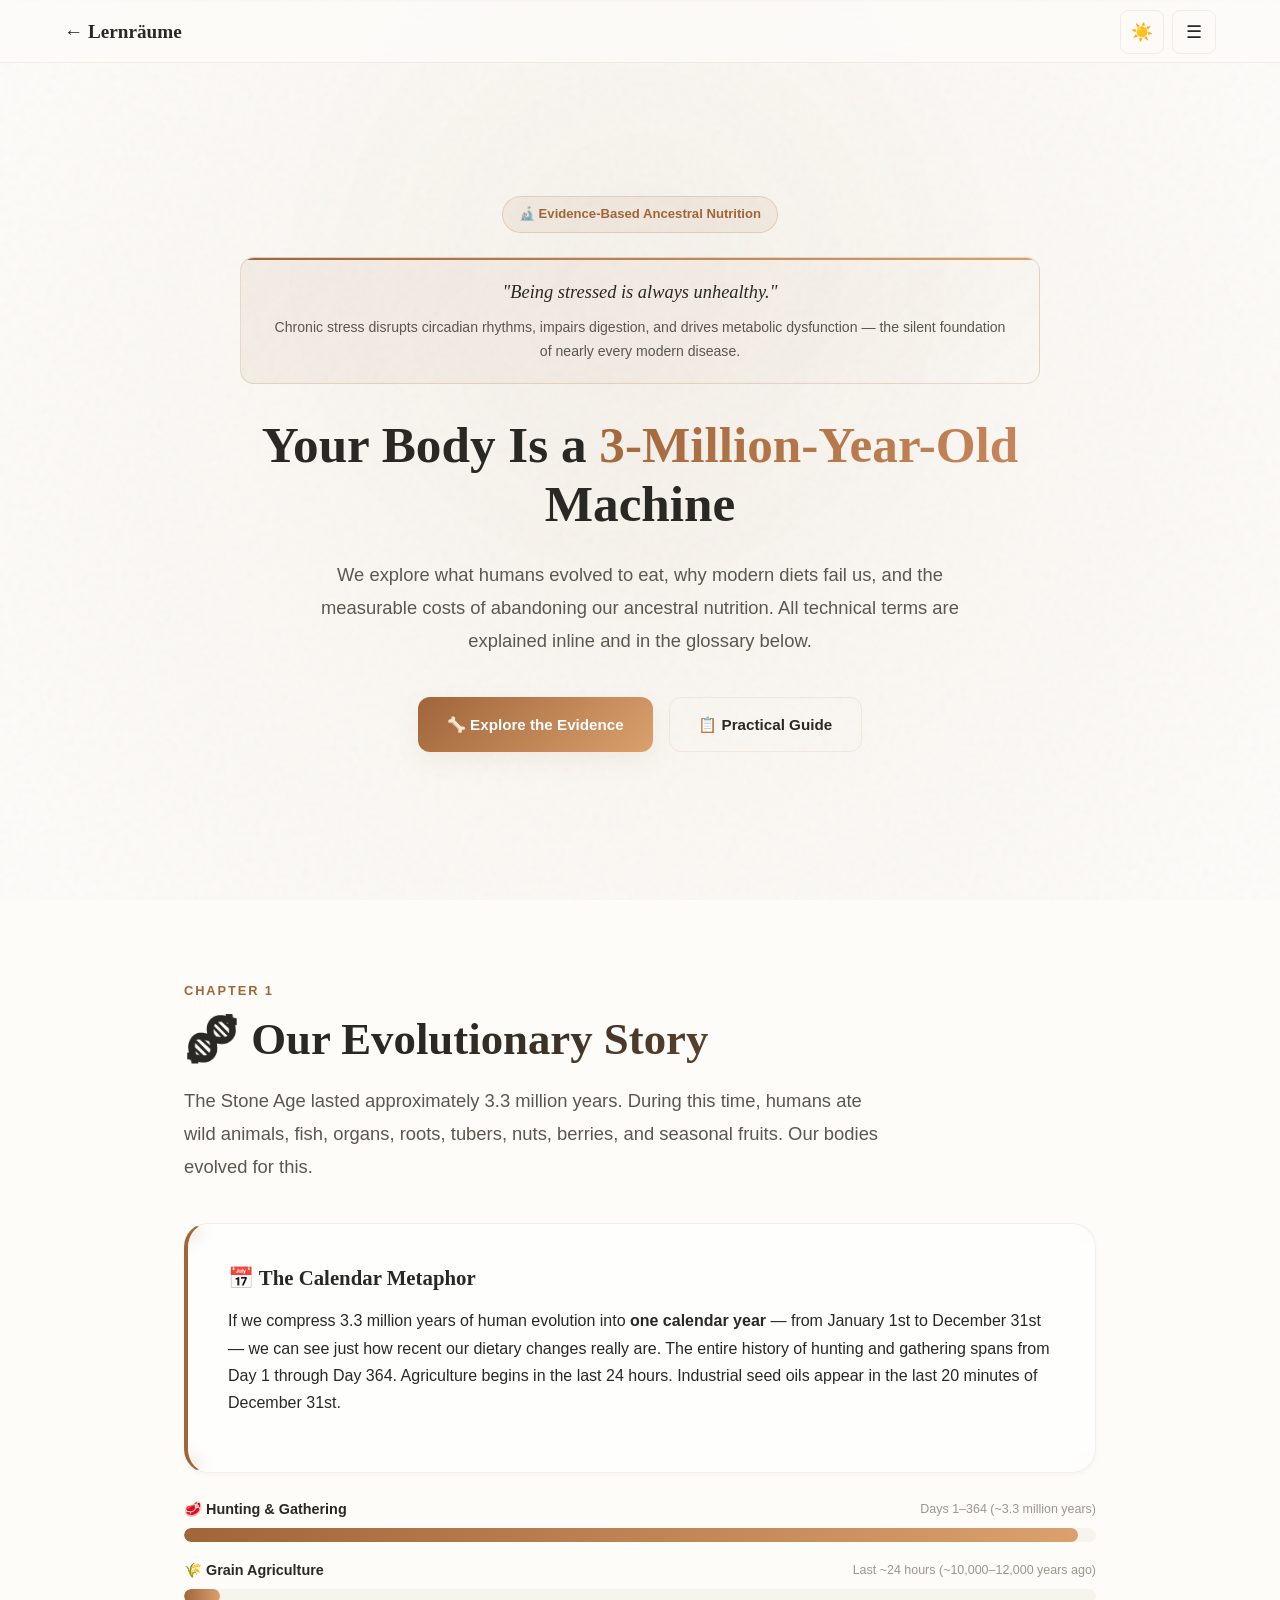
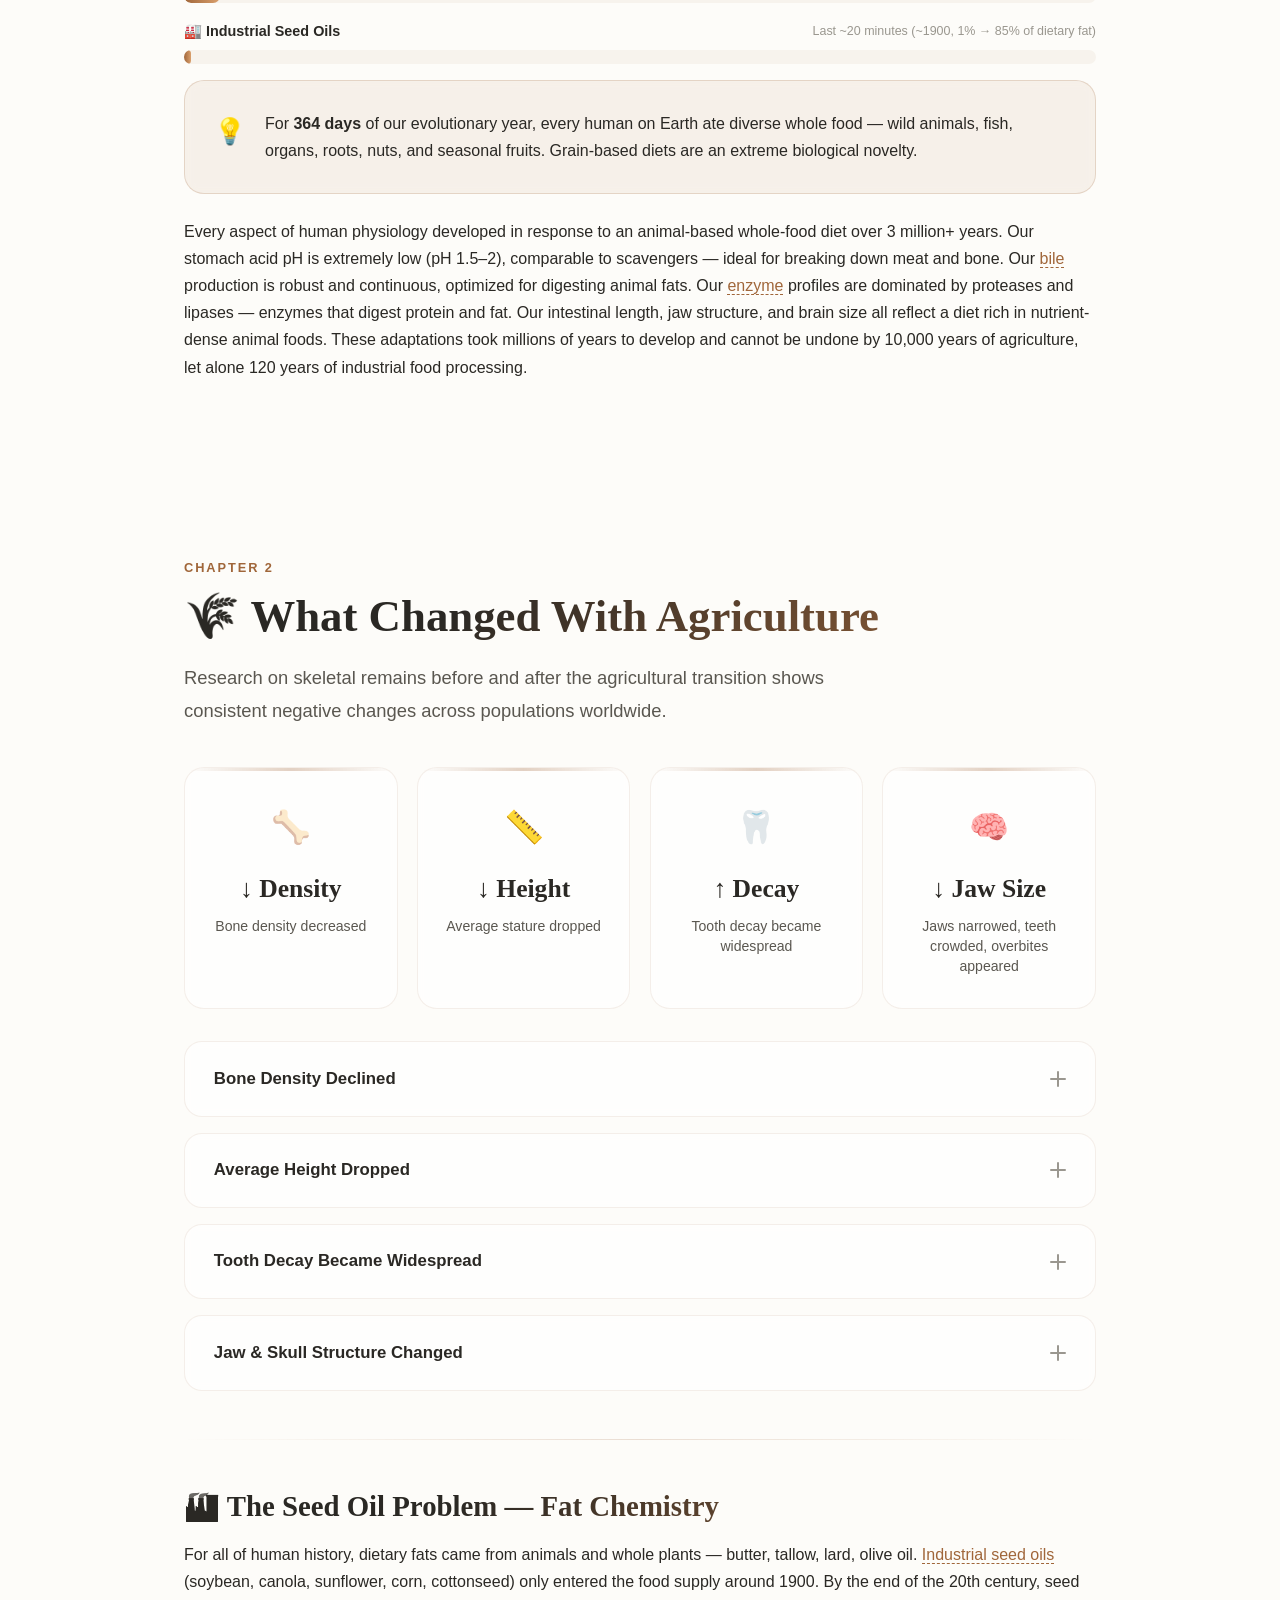
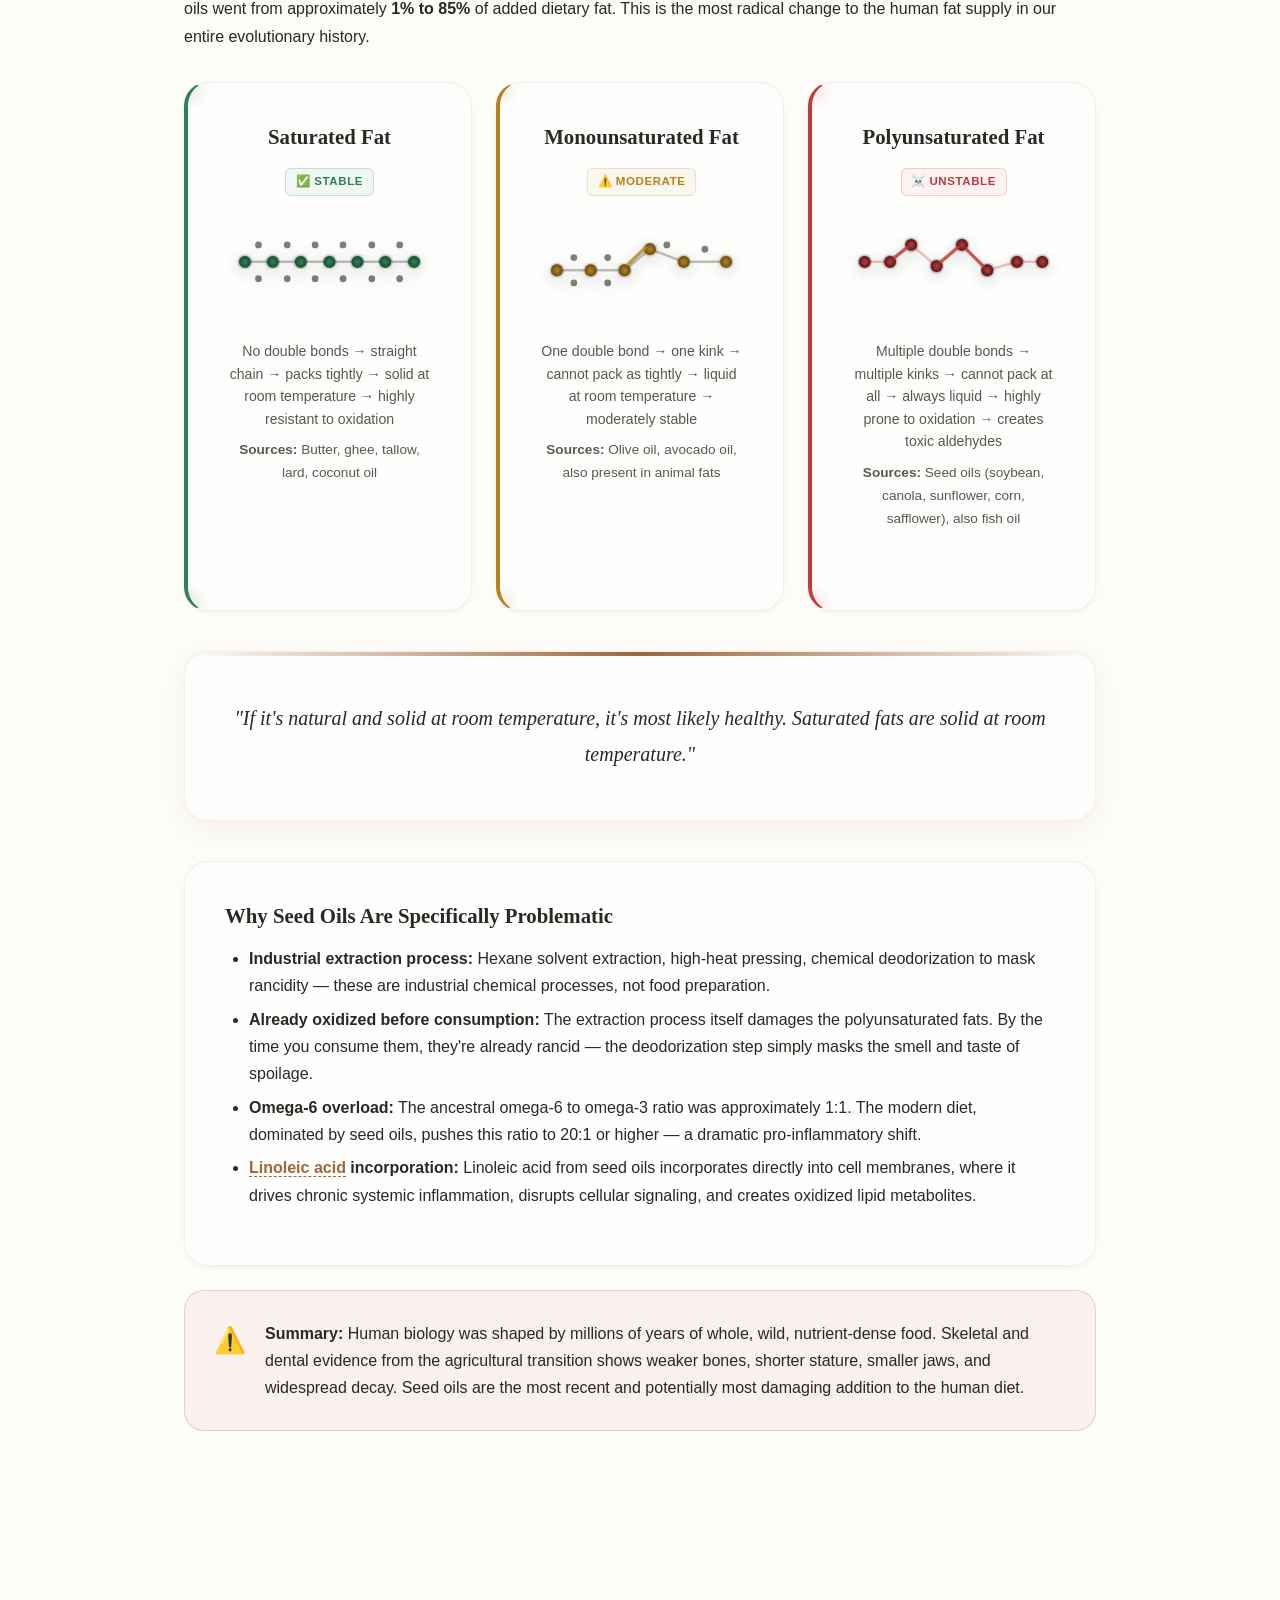
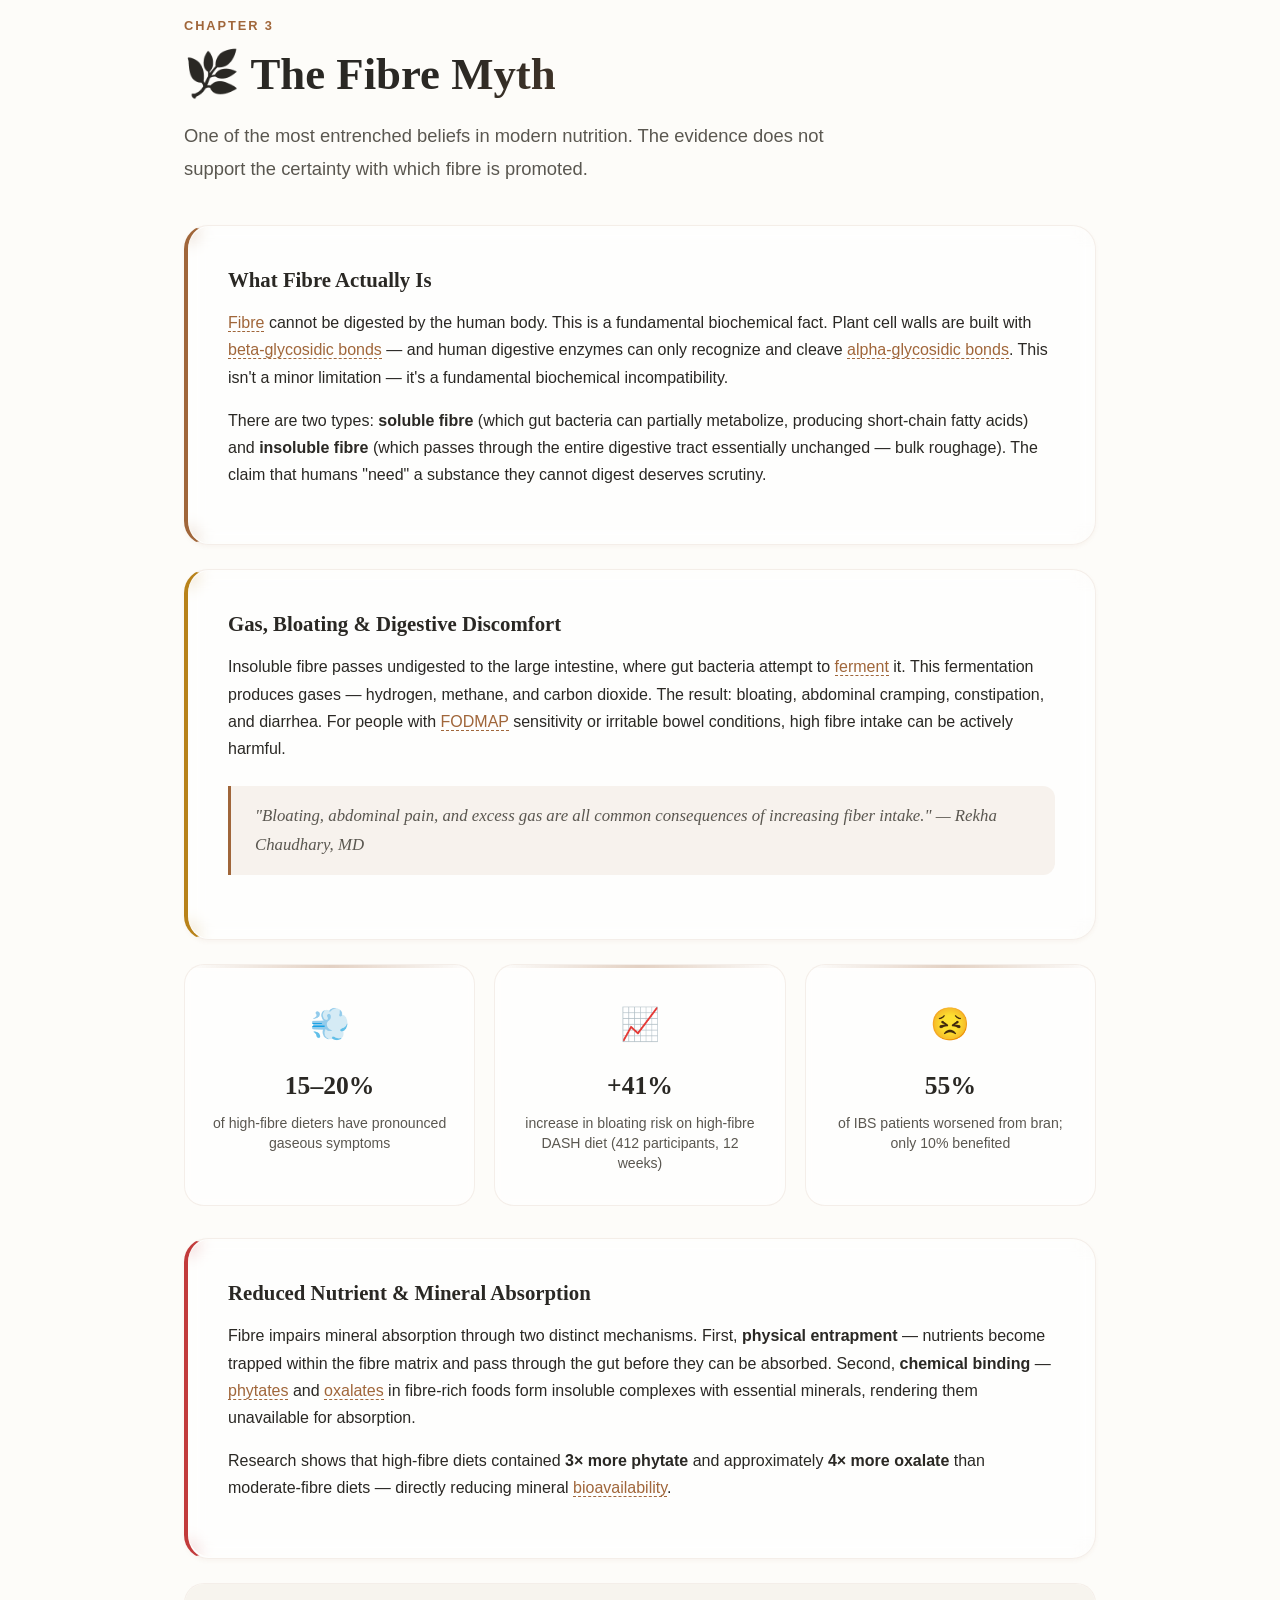
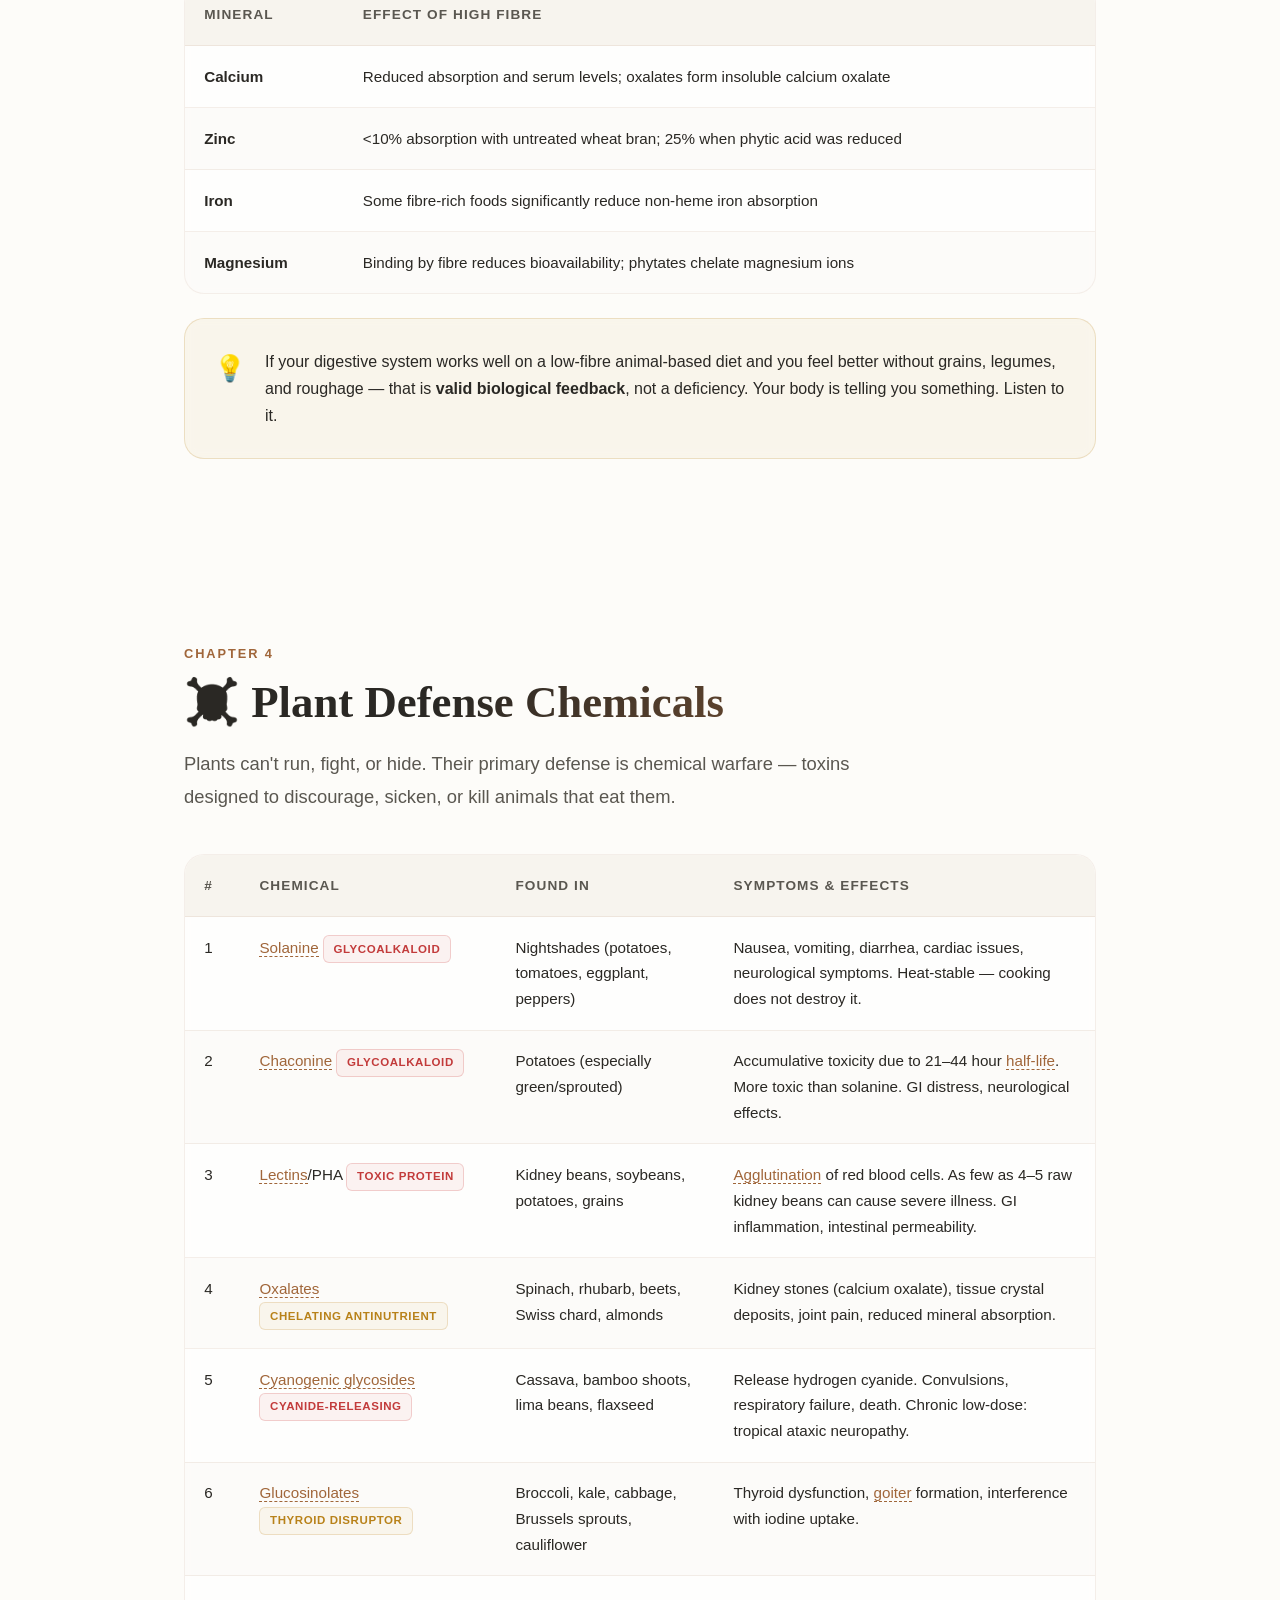
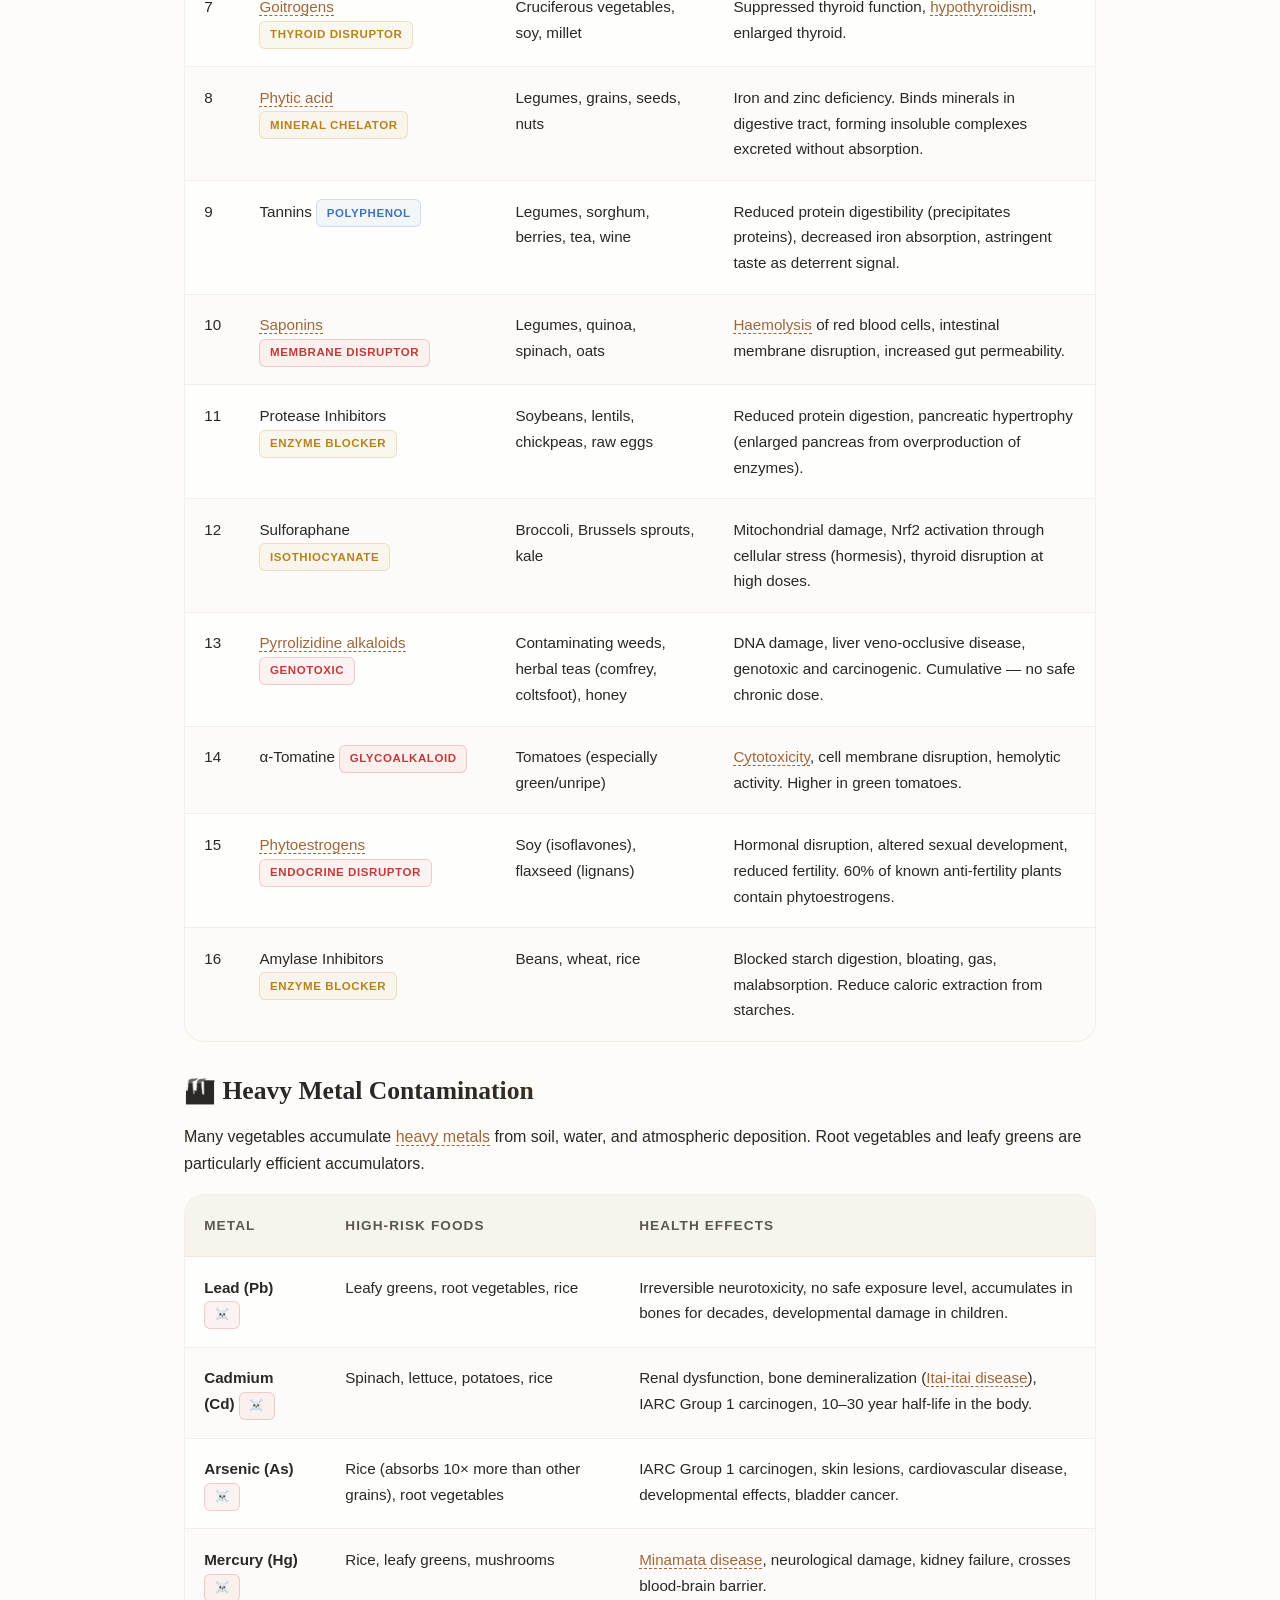
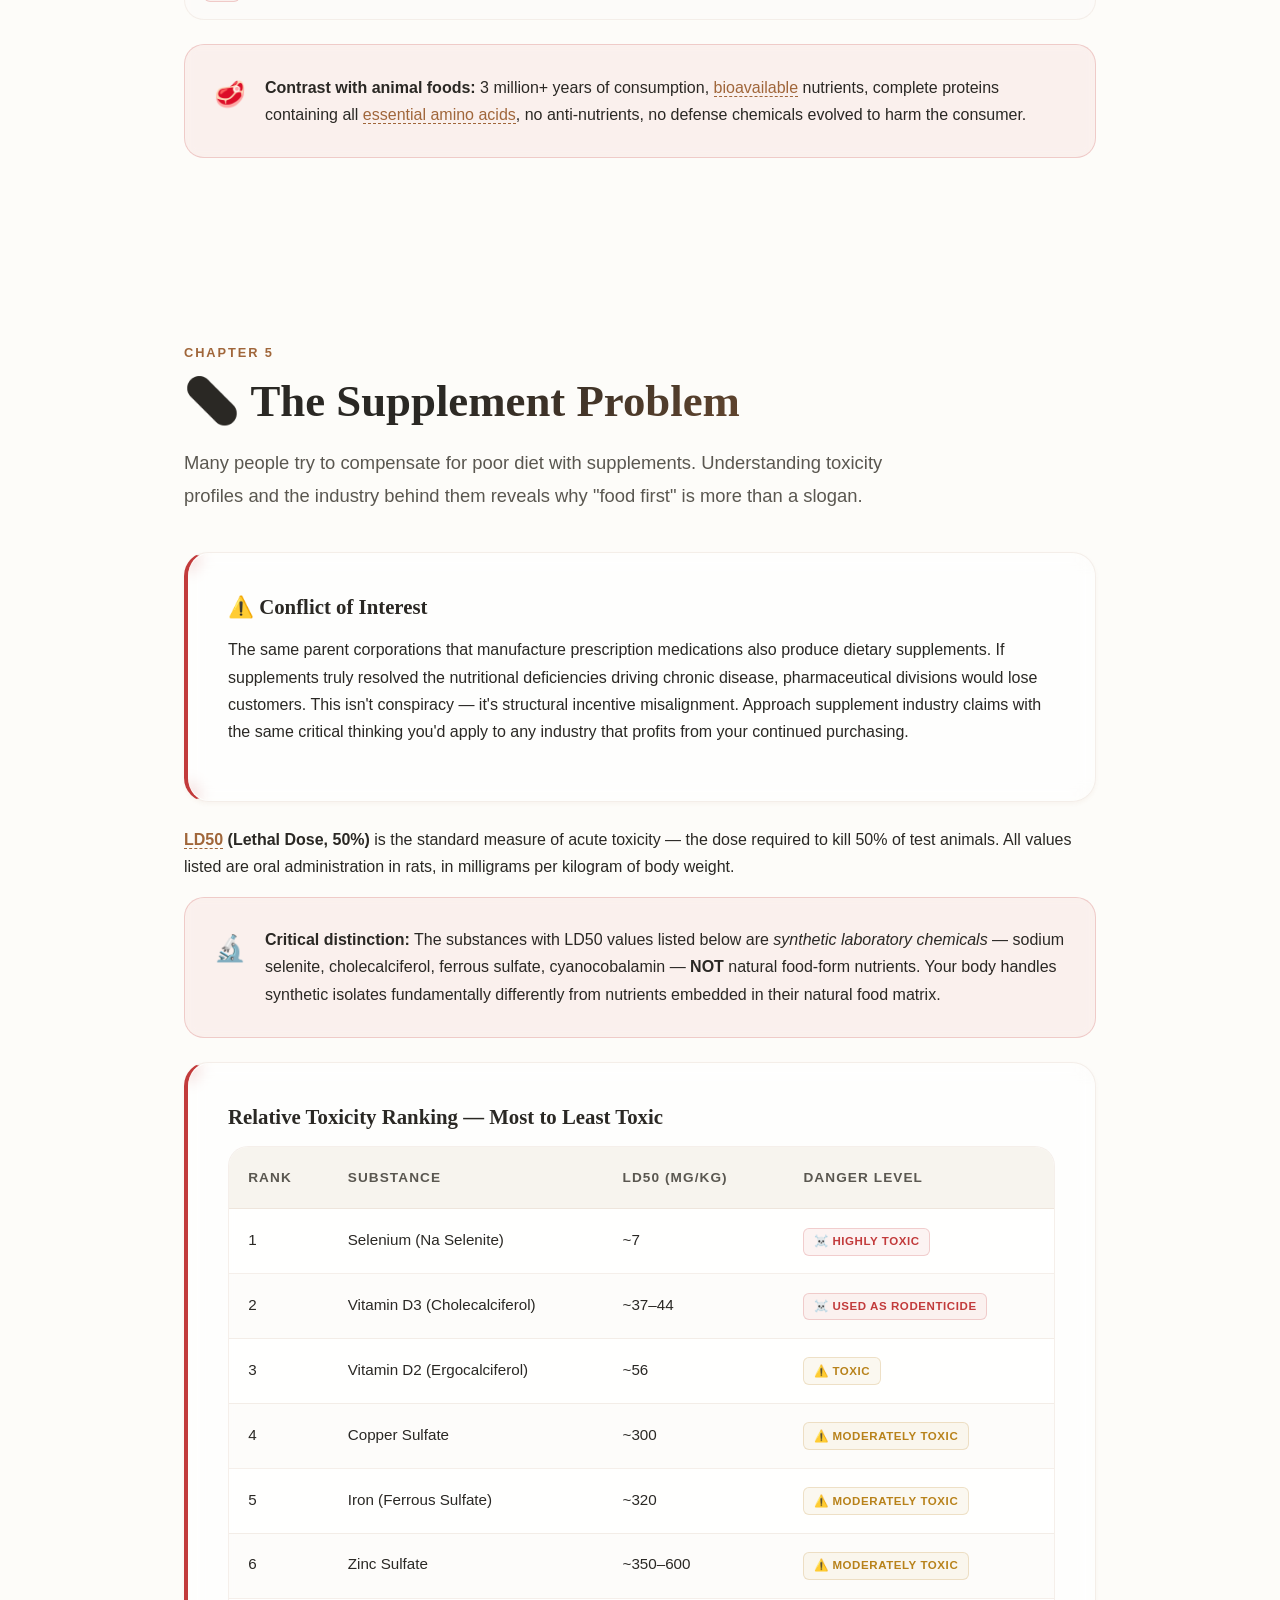
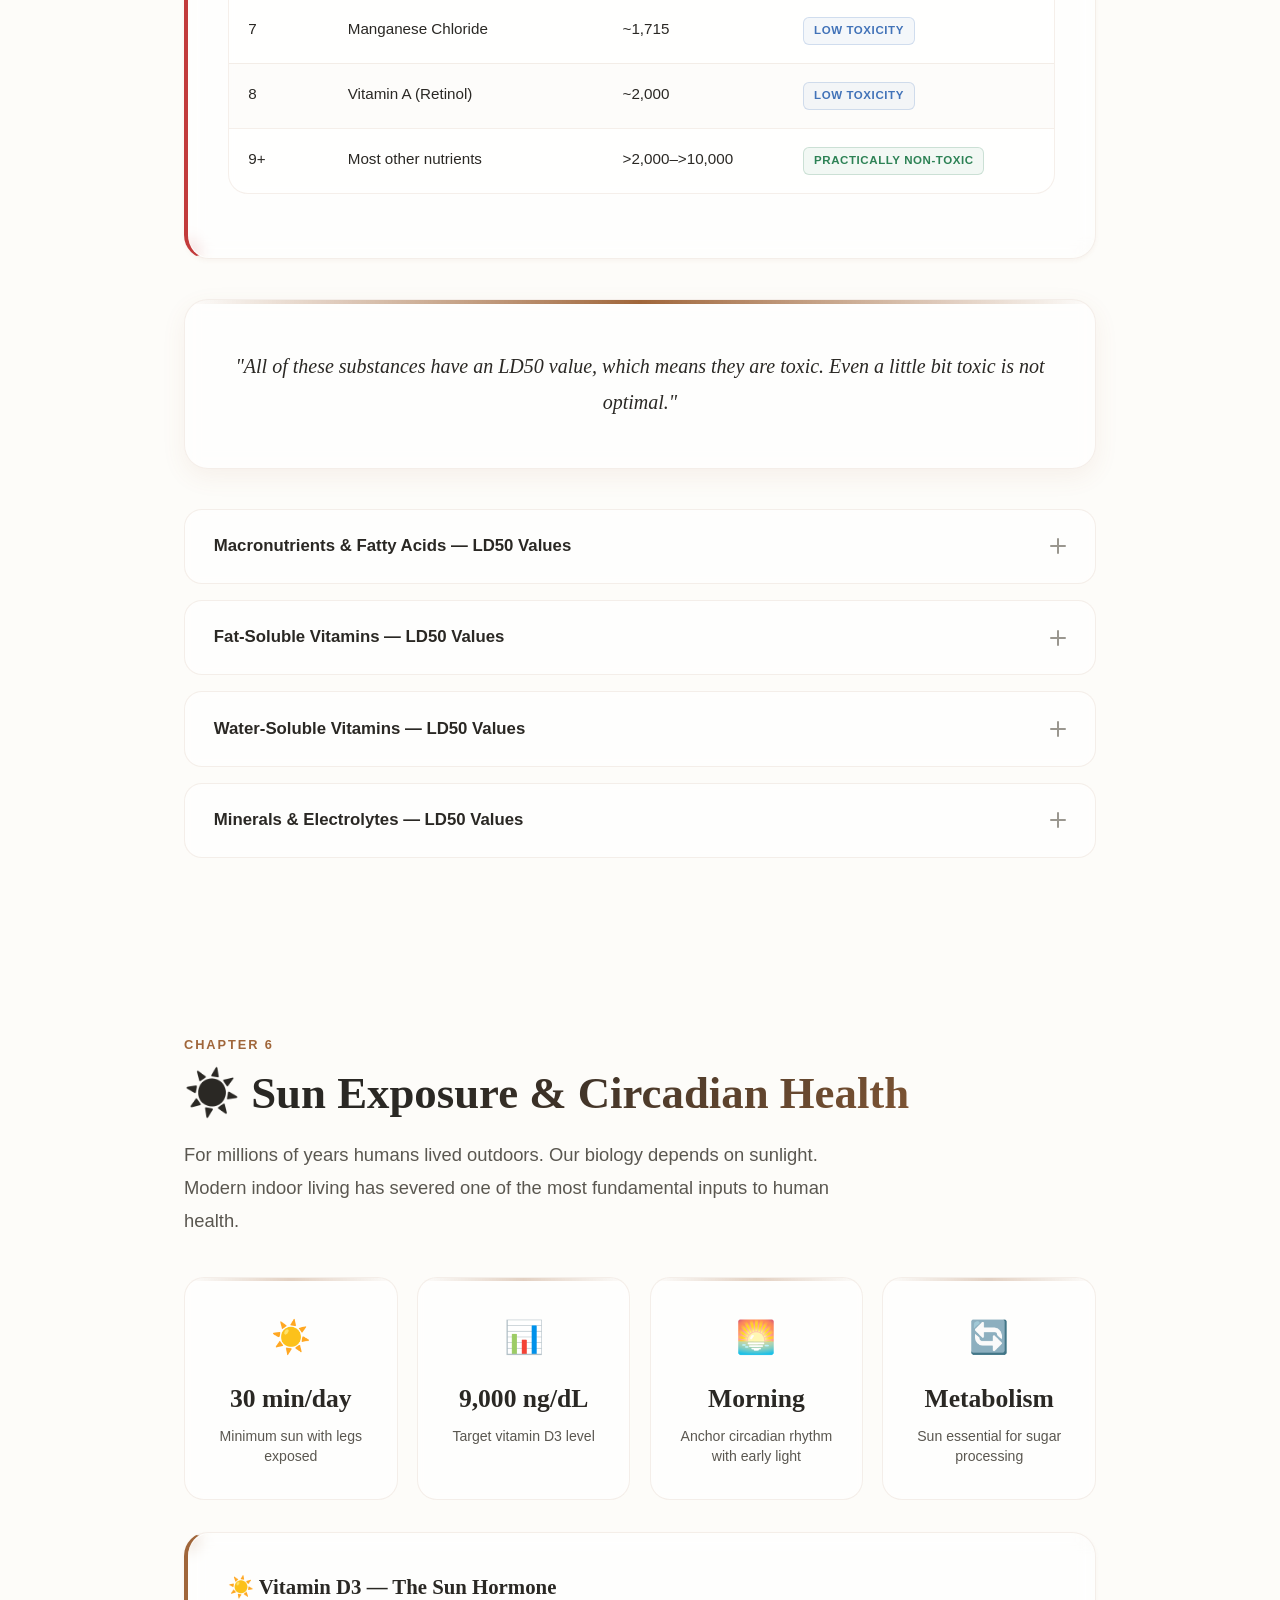
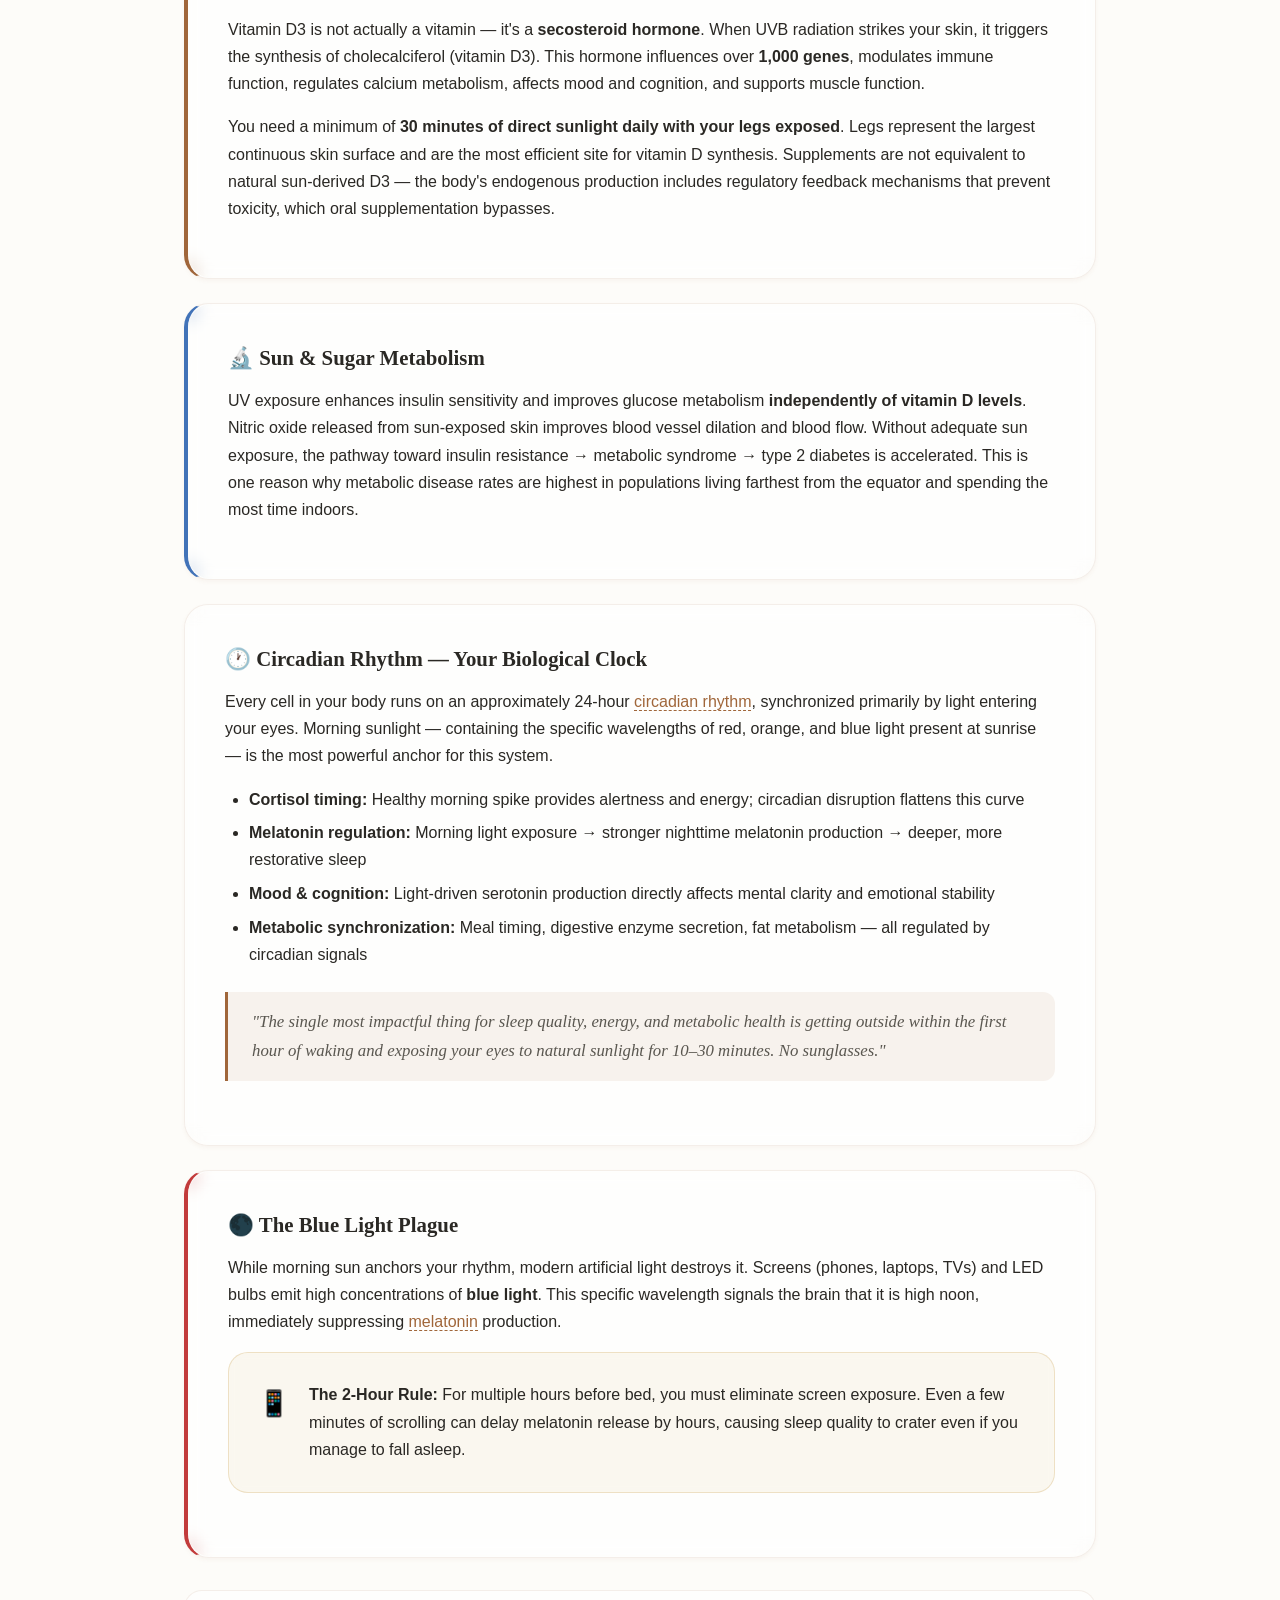
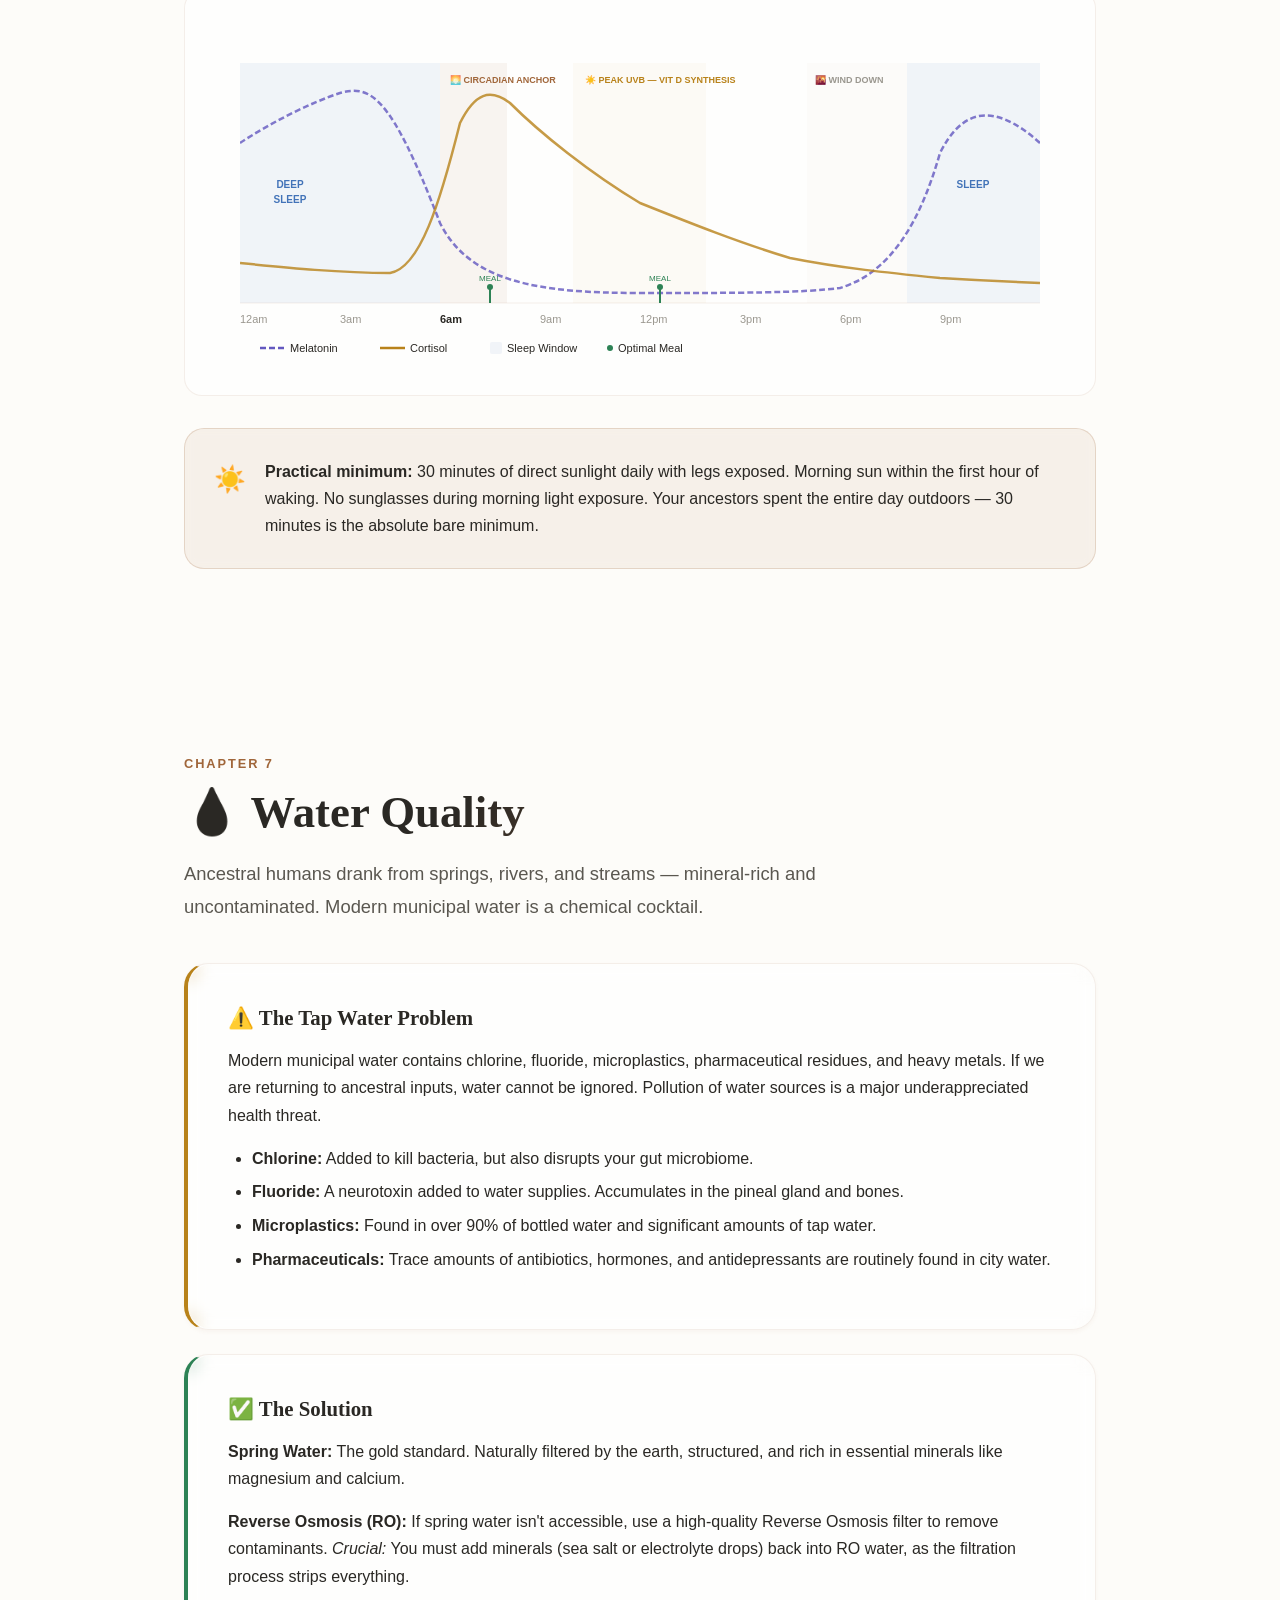
<file: docs/exercises/primal-1.html>
<!DOCTYPE html>
<html lang="en" data-theme="light">
<head>
<meta charset="UTF-8">
<meta name="viewport" content="width=device-width, initial-scale=1.0">
<meta http-equiv="Content-Security-Policy" content="default-src 'none'; script-src 'unsafe-inline'; style-src 'unsafe-inline'; img-src data:; connect-src 'none'; base-uri 'none'; form-action 'none'">
<link rel="icon" href="data:,">
<title>Primal Nutrition — Return to Ancestral Eating</title>
<style>
/* ========== THEME DEFINITIONS ========== */
[data-theme="dark"] {
  --bg-primary: #0a0a0b;
  --bg-secondary: #111113;
  --card-bg: rgba(22, 22, 26, 0.7);
  --card-bg-alt: rgba(28, 28, 33, 0.8);
  --card-border: rgba(255, 255, 255, 0.08);
  --text-primary: #e8e6e1;
  --text-muted: #9f9b93;
  --text-dim: #5e5b55;
  --accent: #c8875a;
  --accent-light: #daa06d;
  --accent-lighter: #e8c49a;
  --danger: #d94f4f;
  --danger-bg: rgba(217,79,79,0.08);
  --danger-border: rgba(217,79,79,0.25);
  --warning: #d4982a;
  --warning-bg: rgba(212,152,42,0.08);
  --warning-border: rgba(212,152,42,0.25);
  --success: #3a9d6a;
  --success-bg: rgba(58,157,106,0.08);
  --success-border: rgba(58,157,106,0.25);
  --info: #5b8fd9;
  --info-bg: rgba(91,143,217,0.08);
  --info-border: rgba(91,143,217,0.25);
  --nav-bg: rgba(10, 10, 11, 0.75);
  --shadow-sm: 0 2px 4px rgba(0,0,0,0.3);
  --shadow-md: 0 8px 24px rgba(0,0,0,0.4);
  --shadow-lg: 0 16px 48px rgba(0,0,0,0.5);
  --shadow-glow: 0 0 30px rgba(200,135,90,0.15);
  --accent-bg: rgba(200,135,90,0.12);
  --accent-border: rgba(200,135,90,0.3);
  --table-header-bg: rgba(28, 28, 33, 0.9);
  --table-row-even: rgba(255,255,255,0.02);
  --table-row-hover: rgba(255,255,255,0.04);
  --tooltip-bg: rgba(28, 28, 33, 0.95);
  --scroll-track: #16161a;
  --code-bg: rgba(255,255,255,0.05);
  --gradient-text-from: #daa06d;
  --gradient-text-to: #e8c49a;
  --divider-color: rgba(200,135,90,0.2);
  --fat-stroke: #e8e6e1;
  --fat-atom: #e8e6e1;
  --circadian-bg: rgba(22, 22, 26, 0.6);
  --circadian-border: rgba(255, 255, 255, 0.08);
  --circadian-text: #e8e6e1;
  --circadian-dim: #5e5b55;
  --circadian-sleep: rgba(91,143,217,0.15);
  --circadian-melatonin: #7b6fd9;
  --circadian-cortisol: #d4982a;
}

[data-theme="light"] {
  --bg-primary: #fdfcf9;
  --bg-secondary: #f7f3ed;
  --card-bg: rgba(255, 255, 255, 0.6);
  --card-bg-alt: rgba(250, 249, 246, 0.7);
  --card-border: rgba(160, 102, 58, 0.1);
  --text-primary: #2a2824;
  --text-muted: #5a5750;
  --text-dim: #9a978f;
  --accent: #a0663a;
  --accent-light: #c8875a;
  --accent-lighter: #daa06d;
  --danger: #c23b3b;
  --danger-bg: rgba(194,59,59,0.06);
  --danger-border: rgba(194,59,59,0.2);
  --warning: #b8821a;
  --warning-bg: rgba(184,130,26,0.06);
  --warning-border: rgba(184,130,26,0.2);
  --success: #2d8255;
  --success-bg: rgba(45,130,85,0.06);
  --success-border: rgba(45,130,85,0.2);
  --info: #4273b8;
  --info-bg: rgba(66,115,184,0.06);
  --info-border: rgba(66,115,184,0.2);
  --nav-bg: rgba(253, 252, 249, 0.8);
  --shadow-sm: 0 2px 4px rgba(160,102,58,0.05);
  --shadow-md: 0 8px 24px rgba(160,102,58,0.08);
  --shadow-lg: 0 16px 48px rgba(160,102,58,0.12);
  --shadow-glow: 0 0 30px rgba(160,102,58,0.1);
  --accent-bg: rgba(160,102,58,0.08);
  --accent-border: rgba(160,102,58,0.2);
  --table-header-bg: rgba(247, 243, 237, 0.9);
  --table-row-even: rgba(160,102,58,0.02);
  --table-row-hover: rgba(160,102,58,0.04);
  --tooltip-bg: rgba(255, 255, 255, 0.95);
  --scroll-track: #f7f3ed;
  --code-bg: rgba(160,102,58,0.04);
  --gradient-text-from: #a0663a;
  --gradient-text-to: #c8875a;
  --divider-color: rgba(160,102,58,0.2);
  --fat-stroke: #2a2824;
  --fat-atom: #2a2824;
  --circadian-bg: rgba(255, 255, 255, 0.6);
  --circadian-border: rgba(160, 102, 58, 0.1);
  --circadian-text: #2a2824;
  --circadian-dim: #9a978f;
  --circadian-sleep: rgba(66,115,184,0.1);
  --circadian-melatonin: #6358c0;
  --circadian-cortisol: #b8821a;
}

/* ========== BASE RESET & GLOBALS ========== */
*, *::before, *::after {
  margin: 0;
  padding: 0;
  box-sizing: border-box;
}

html {
  scroll-behavior: smooth;
  font-size: 16px;
}

body {
  font-family: 'Inter', -apple-system, BlinkMacSystemFont, sans-serif;
  background: var(--bg-primary);
  color: var(--text-primary);
  line-height: 1.7;
  font-weight: 400;
  transition: background 0.4s cubic-bezier(0.4,0,0.2,1), color 0.4s cubic-bezier(0.4,0,0.2,1);
  overflow-x: hidden;
  position: relative;
}

/* ========== BACKGROUND ANIMATED SHAPES ========== */
.bg-shapes {
  position: fixed;
  top: 0;
  left: 0;
  width: 100%;
  height: 100%;
  z-index: -1;
  overflow: hidden;
  pointer-events: none;
}

.bg-shapes::before {
  content: '';
  position: absolute;
  top: 0;
  left: 0;
  width: 100%;
  height: 100%;
  background-image: url("data:image/svg+xml,%3Csvg viewBox='0 0 200 200' xmlns='http://www.w3.org/2000/svg'%3E%3Cfilter id='noiseFilter'%3E%3CfeTurbulence type='fractalNoise' baseFrequency='0.65' numOctaves='3' stitchTiles='stitch'/%3E%3C/filter%3E%3Crect width='100%25' height='100%25' filter='url(%23noiseFilter)'/%3E%3C/svg%3E");
  opacity: 0.01;
  z-index: 1;
}

[data-theme="light"] .bg-shapes::before {
  opacity: 0.04;
}

.bg-shape {
  position: absolute;
  border-radius: 50%;
  filter: blur(120px);
  opacity: 0.08;
  animation: float 25s infinite alternate ease-in-out;
}

[data-theme="light"] .bg-shape {
  opacity: 0.12;
  filter: blur(140px);
}

.shape-1 {
  width: 50vw;
  height: 50vw;
  background: var(--accent);
  top: -15%;
  left: -15%;
  animation-duration: 35s;
}

.shape-2 {
  width: 45vw;
  height: 45vw;
  background: var(--info);
  bottom: -10%;
  right: -10%;
  animation-duration: 40s;
  animation-delay: -7s;
}

.shape-3 {
  width: 35vw;
  height: 35vw;
  background: var(--warning);
  top: 30%;
  left: 50%;
  animation-duration: 30s;
  animation-delay: -12s;
}

.shape-4 {
  width: 40vw;
  height: 40vw;
  background: var(--success);
  top: 60%;
  left: -10%;
  animation-duration: 38s;
  animation-delay: -3s;
}

@keyframes float {
  0% { transform: translate(0, 0) rotate(0deg) scale(1); }
  100% { transform: translate(5%, 5%) rotate(10deg) scale(1.1); }
}

h1, h2, h3, h4, h5, h6 {
  font-family: 'Playfair Display', Georgia, serif;
  line-height: 1.3;
  font-weight: 700;
}

a {
  color: var(--accent);
  text-decoration: none;
  transition: color 0.3s cubic-bezier(0.4,0,0.2,1);
}

a:hover {
  color: var(--accent-light);
}

img { max-width: 100%; }

strong { font-weight: 700; }

em { font-style: italic; }

p { margin-bottom: 1rem; }

ul, ol {
  padding-left: 1.5em;
  margin-bottom: 1rem;
}

li { margin-bottom: 0.4rem; }

blockquote {
  border-left: 3px solid var(--accent);
  padding: 1rem 1.5rem;
  margin: 1.5rem 0;
  font-family: 'Playfair Display', serif;
  font-style: italic;
  font-size: 1.05rem;
  color: var(--text-muted);
  background: var(--accent-bg);
  border-radius: 0 12px 12px 0;
}

.container {
  max-width: 960px;
  margin: 0 auto;
  padding: 0 1.5rem;
}

section {
  padding: 5rem 0;
}

/* ========== SCROLL PROGRESS BAR ========== */
#scroll-progress {
  position: fixed;
  top: 0;
  left: 0;
  height: 2px;
  width: 0%;
  background: linear-gradient(90deg, var(--accent), var(--accent-lighter));
  z-index: 10001;
  transition: width 0.1s linear;
}

/* ========== NAVIGATION ========== */
.navbar {
  position: fixed;
  top: 2px;
  left: 0;
  right: 0;
  z-index: 10000;
  background: var(--nav-bg);
  backdrop-filter: blur(20px);
  -webkit-backdrop-filter: blur(20px);
  border-bottom: 1px solid var(--card-border);
  transition: background 0.4s cubic-bezier(0.4,0,0.2,1), border-color 0.4s cubic-bezier(0.4,0,0.2,1);
}

.navbar-inner {
  max-width: 1200px;
  margin: 0 auto;
  padding: 0 1.5rem;
  display: flex;
  align-items: center;
  justify-content: space-between;
  height: 60px;
}

.nav-brand {
  font-family: 'Playfair Display', serif;
  font-weight: 700;
  font-size: 1.2rem;
  color: var(--text-primary);
  white-space: nowrap;
}

.nav-links {
  display: flex;
  gap: 0.2rem;
  list-style: none;
  padding: 0;
  margin: 0;
  position: relative;
}

.nav-links .nav-indicator {
  position: absolute;
  top: 0;
  left: 0;
  height: 100%;
  background: var(--accent-bg);
  border-radius: 8px;
  transition: width 0.3s cubic-bezier(0.4,0,0.2,1), transform 0.3s cubic-bezier(0.4,0,0.2,1), opacity 0.2s ease;
  z-index: 0;
  pointer-events: none;
  opacity: 0;
  /* Ensure it doesn't affect layout */
  width: 0;
}

.nav-links li {
  position: relative;
  z-index: 1;
  display: flex;
  align-items: center;
}

.nav-links a {
  color: var(--text-muted);
  font-size: 0.82rem;
  font-weight: 500;
  padding: 0.4rem 0.7rem;
  border-radius: 8px;
  transition: color 0.3s cubic-bezier(0.4,0,0.2,1);
  white-space: nowrap;
  display: block;
  position: relative; /* Ensure z-index works */
  z-index: 2; /* Place text above indicator */
}

.nav-links a:hover,
.nav-links a.active {
  color: var(--accent);
}

.nav-right {
  display: flex;
  align-items: center;
  gap: 0.5rem;
}

.theme-toggle, .hamburger {
  background: none;
  border: 1px solid var(--card-border);
  color: var(--text-primary);
  cursor: pointer;
  padding: 0.4rem 0.6rem;
  border-radius: 8px;
  font-size: 1.1rem;
  transition: all 0.3s cubic-bezier(0.4,0,0.2,1);
  display: flex;
  align-items: center;
  justify-content: center;
}

.theme-toggle:hover, .hamburger:hover {
  background: var(--accent-bg);
  border-color: var(--accent-border);
}

.hamburger {
  display: none;
}

@media (max-width: 1280px) {
  .nav-links {
    display: none;
    position: absolute;
    top: 60px;
    left: 0;
    right: 0;
    background: var(--nav-bg);
    backdrop-filter: blur(20px);
    -webkit-backdrop-filter: blur(20px);
    flex-direction: column;
    padding: 1rem;
    border-bottom: 1px solid var(--card-border);
    gap: 0.2rem;
  }

  .nav-links.open {
    display: flex;
  }

  .nav-links a {
    padding: 0.7rem 1rem;
    font-size: 0.95rem;
  }

  .hamburger {
    display: flex;
  }
}

/* ========== BACK TO TOP BUTTON ========== */
.back-to-top {
  position: fixed;
  bottom: 2rem;
  right: 2rem;
  z-index: 9999;
  width: 48px;
  height: 48px;
  border: none;
  border-radius: 50%;
  background: linear-gradient(135deg, var(--accent), var(--accent-lighter));
  color: #fff;
  font-size: 1.3rem;
  cursor: pointer;
  opacity: 0;
  transform: translateY(20px);
  transition: all 0.4s cubic-bezier(0.4,0,0.2,1);
  display: flex;
  align-items: center;
  justify-content: center;
  box-shadow: var(--shadow-md);
}

.back-to-top.visible {
  opacity: 1;
  transform: translateY(0);
}

.back-to-top:hover {
  transform: translateY(-3px) scale(1.05);
  box-shadow: var(--shadow-lg);
}

/* ========== SCROLL REVEAL ========== */
.reveal {
  opacity: 0;
  transform: translateY(20px);
  transition: opacity 0.6s cubic-bezier(0.4,0,0.2,1), transform 0.6s cubic-bezier(0.4,0,0.2,1);
}

.reveal.visible {
  opacity: 1;
  transform: translateY(0);
}

/* ========== SECTION HEADERS ========== */
.chapter-label {
  font-family: 'Inter', sans-serif;
  font-weight: 600;
  font-size: 0.8rem;
  text-transform: uppercase;
  letter-spacing: 0.15em;
  color: var(--accent);
  margin-bottom: 0.5rem;
}

.section-heading {
  font-size: 2.8rem;
  margin-bottom: 1rem;
  color: var(--text-primary);
  background: linear-gradient(135deg, var(--text-primary) 30%, var(--accent) 100%);
  -webkit-background-clip: text;
  -webkit-text-fill-color: transparent;
  background-clip: text;
}

.section-intro {
  font-size: 1.15rem;
  color: var(--text-muted);
  margin-bottom: 2.5rem;
  max-width: 700px;
  line-height: 1.8;
}

@media (max-width: 768px) {
  .section-heading { font-size: 2.2rem; }
  .section-intro { font-size: 1.05rem; }
}

/* ========== CARD SYSTEM ========== */
.card {
  background: var(--card-bg);
  border: 1px solid var(--card-border);
  border-radius: 24px;
  padding: 2.5rem;
  margin-bottom: 1.5rem;
  transition: all 0.5s cubic-bezier(0.2, 0.8, 0.2, 1);
  position: relative;
  overflow: hidden;
  box-shadow: var(--shadow-sm);
  /* Use a pseudo-element for the blur to keep text sharp */
  z-index: 1;
}

.card::before {
  content: '';
  position: absolute;
  top: 0;
  left: 0;
  width: 100%;
  height: 4px;
  background: linear-gradient(90deg, transparent, var(--accent), transparent);
  opacity: 0;
  transition: opacity 0.3s;
  z-index: 2;
}

.card::after {
  content: '';
  position: absolute;
  top: 0;
  left: 0;
  right: 0;
  bottom: 0;
  backdrop-filter: blur(8px);
  -webkit-backdrop-filter: blur(8px);
  z-index: -1;
  border-radius: 24px;
}

.card::before {
  content: '';
  position: absolute;
  top: 0;
  left: 0;
  width: 100%;
  height: 4px;
  background: linear-gradient(90deg, transparent, var(--accent), transparent);
  opacity: 0;
  transition: opacity 0.3s;
}

.card:hover::before {
  opacity: 1;
}

.card:hover {
  transform: translateY(-8px) scale(1.01);
  box-shadow: var(--shadow-lg), var(--shadow-glow);
  border-color: var(--accent-border);
}

.card h3, .card h4 {
  margin-bottom: 1rem;
  font-size: 1.3rem;
  font-family: 'Playfair Display', serif;
}

.card-accent { border-left: 4px solid var(--accent); }
.card-danger { border-left: 4px solid var(--danger); }
.card-warning { border-left: 4px solid var(--warning); }
.card-success { border-left: 4px solid var(--success); }
.card-info { border-left: 4px solid var(--info); }

/* ========== STATS GRID ========== */
.stats {
  display: grid;
  grid-template-columns: repeat(auto-fit, minmax(190px, 1fr));
  gap: 1.2rem;
  margin-bottom: 2rem;
}

.stat {
  background: var(--card-bg);
  border: 1px solid var(--card-border);
  border-radius: 20px;
  padding: 2rem 1.5rem;
  text-align: center;
  position: relative;
  overflow: hidden;
  transition: all 0.4s cubic-bezier(0.2, 0.8, 0.2, 1);
  backdrop-filter: blur(6px);
  -webkit-backdrop-filter: blur(6px);
}

.stat::before {
  content: '';
  position: absolute;
  top: 0;
  left: 0;
  right: 0;
  height: 3px;
  background: linear-gradient(90deg, transparent, var(--accent), transparent);
  opacity: 0.3;
  transition: opacity 0.3s;
}

.stat:hover {
  transform: translateY(-6px);
  box-shadow: var(--shadow-md), var(--shadow-glow);
  border-color: var(--accent-border);
}

.stat:hover::before {
  opacity: 1;
}

.stat-icon {
  font-size: 2rem;
  margin-bottom: 0.8rem;
  display: block;
}

.stat-value {
  font-family: 'Playfair Display', serif;
  font-size: 1.6rem;
  font-weight: 700;
  color: var(--text-primary);
  margin-bottom: 0.4rem;
}

.stat-label {
  font-size: 0.88rem;
  color: var(--text-muted);
  line-height: 1.4;
}

/* ========== NUMBERED STEPS ========== */
.steps {
  counter-reset: step-counter;
  display: flex;
  flex-direction: column;
  gap: 1.2rem;
}

.step {
  counter-increment: step-counter;
  display: grid;
  grid-template-columns: auto 1fr;
  gap: 1.5rem;
  align-items: center;
  padding: 1.8rem;
  background: var(--card-bg);
  border: 1px solid var(--card-border);
  border-radius: 20px;
  transition: all 0.4s cubic-bezier(0.2, 0.8, 0.2, 1);
  backdrop-filter: blur(6px);
  -webkit-backdrop-filter: blur(6px);
}

.step:hover {
  transform: translateX(8px);
  box-shadow: var(--shadow-sm);
  border-color: var(--accent-border);
}

.step::before {
  content: counter(step-counter);
  display: flex;
  align-items: center;
  justify-content: center;
  width: 48px;
  height: 48px;
  border-radius: 14px;
  background: linear-gradient(135deg, var(--accent), var(--accent-lighter));
  color: #fff;
  font-family: 'Playfair Display', serif;
  font-weight: 700;
  font-size: 1.2rem;
  flex-shrink: 0;
  box-shadow: 0 4px 12px rgba(200, 135, 90, 0.3);
}

.step-content h4 {
  font-family: 'Inter', sans-serif;
  font-weight: 700;
  font-size: 1.1rem;
  margin-bottom: 0.4rem;
}

.step-content p {
  color: var(--text-muted);
  font-size: 0.95rem;
  margin-bottom: 0;
}

/* ========== CALLOUT BOXES ========== */
.callout {
  display: flex;
  gap: 1.2rem;
  padding: 1.8rem;
  border-radius: 20px;
  margin-bottom: 1.5rem;
  align-items: flex-start;
  backdrop-filter: blur(6px);
  -webkit-backdrop-filter: blur(6px);
  transition: transform 0.3s ease;
}

.callout:hover {
  transform: scale(1.01);
}

.callout-icon {
  font-size: 1.6rem;
  flex-shrink: 0;
}

.callout-content {
  font-size: 1rem;
  line-height: 1.7;
}

.callout-content p:last-child { margin-bottom: 0; }

.callout-accent { background: var(--accent-bg); border: 1px solid var(--accent-border); }
.callout-danger { background: var(--danger-bg); border: 1px solid var(--danger-border); }
.callout-warning { background: var(--warning-bg); border: 1px solid var(--warning-border); }
.callout-info { background: var(--info-bg); border: 1px solid var(--info-border); }

/* ========== FEATURE BOX ========== */
.feature-box {
  background: var(--card-bg);
  border: 1px solid var(--card-border);
  border-radius: 24px;
  padding: 3rem;
  margin: 2.5rem 0;
  text-align: center;
  position: relative;
  overflow: hidden;
  backdrop-filter: blur(8px);
  -webkit-backdrop-filter: blur(8px);
  box-shadow: var(--shadow-md);
}

.feature-box::before {
  content: '';
  position: absolute;
  top: 0;
  left: 0;
  right: 0;
  height: 4px;
  background: linear-gradient(90deg, transparent, var(--accent), transparent);
}

.feature-box p {
  font-family: 'Playfair Display', serif;
  font-style: italic;
  font-size: 1.25rem;
  color: var(--text-primary);
  margin-bottom: 0;
  line-height: 1.8;
}

.feature-box-compact {
  padding: 2rem 2.5rem;
  text-align: left;
}

.feature-box-compact p {
  font-size: 1.1rem;
}

/* ========== TABLE ========== */
.table-wrap {
  overflow-x: auto;
  border: 1px solid var(--card-border);
  border-radius: 20px;
  margin-bottom: 1.5rem;
  background: var(--card-bg);
  backdrop-filter: blur(6px);
  -webkit-backdrop-filter: blur(6px);
}

.table-wrap table {
  width: 100%;
  border-collapse: collapse;
  font-size: 0.95rem;
}

.table-wrap th {
  background: var(--table-header-bg);
  font-weight: 600;
  text-align: left;
  padding: 1.2rem;
  border-bottom: 1px solid var(--card-border);
  white-space: nowrap;
  font-size: 0.85rem;
  text-transform: uppercase;
  letter-spacing: 0.08em;
  color: var(--text-muted);
}

.table-wrap td {
  padding: 1.1rem 1.2rem;
  border-bottom: 1px solid var(--card-border);
  vertical-align: top;
}

.table-wrap tr:last-child td {
  border-bottom: none;
}

.table-wrap tr:nth-child(even) td {
  background: var(--table-row-even);
}

.table-wrap tr:hover td {
  background: var(--table-row-hover);
}

/* ========== ACCORDIONS ========== */
details {
  background: var(--card-bg);
  border: 1px solid var(--card-border);
  border-radius: 18px;
  margin-bottom: 1rem;
  transition: all 0.4s cubic-bezier(0.2, 0.8, 0.2, 1);
  backdrop-filter: blur(6px);
  -webkit-backdrop-filter: blur(6px);
  overflow: hidden;
}

details[open] {
  border-color: var(--accent-border);
  box-shadow: var(--shadow-sm), var(--shadow-glow);
  transform: scale(1.005);
}

summary {
  padding: 1.4rem 1.8rem;
  cursor: pointer;
  font-weight: 600;
  font-size: 1.05rem;
  display: flex;
  align-items: center;
  justify-content: space-between;
  list-style: none;
  user-select: none;
  transition: all 0.3s ease;
}

summary::-webkit-details-marker { display: none; }

/* Morphing Icon */
.icon-morph {
  position: relative;
  width: 16px;
  height: 16px;
  display: flex;
  align-items: center;
  justify-content: center;
  transition: transform 0.4s cubic-bezier(0.4, 0, 0.2, 1);
}

.icon-morph::before,
.icon-morph::after {
  content: '';
  position: absolute;
  background: var(--text-dim);
  border-radius: 2px;
  transition: all 0.4s cubic-bezier(0.4, 0, 0.2, 1);
}

/* Horizontal line */
.icon-morph::before {
  width: 100%;
  height: 2px;
}

/* Vertical line */
.icon-morph::after {
  width: 2px;
  height: 100%;
}

details[open] summary .icon-morph {
  transform: rotate(180deg);
}

details[open] summary .icon-morph::before {
  background: var(--accent);
}

details[open] summary .icon-morph::after {
  transform: rotate(90deg);
  opacity: 0;
  background: var(--accent);
}

summary:hover { color: var(--accent); }
summary:hover .icon-morph::before,
summary:hover .icon-morph::after {
  background: var(--accent);
}

/* Smooth Content Animation */
details .details-content {
  display: grid;
  grid-template-rows: 0fr;
  transition: grid-template-rows 0.4s cubic-bezier(0.4, 0, 0.2, 1);
  padding: 0 1.8rem;
  overflow: hidden; /* Ensure content is clipped during animation */
}

details[open] .details-content {
  grid-template-rows: 1fr;
  padding-bottom: 1.8rem;
}

.details-inner {
  overflow: hidden;
  color: var(--text-muted);
  font-size: 1rem;
  line-height: 1.8;
  min-height: 0; /* Crucial for grid animation */
}

/* ========== TOOLTIPS ========== */
.term {
  color: var(--accent);
  border-bottom: 1px dashed var(--accent);
  cursor: help;
  display: inline;
}

.tooltip-element {
  position: fixed;
  background: var(--tooltip-bg);
  color: var(--text-primary);
  border: 1px solid var(--card-border);
  border-radius: 12px;
  padding: 0.8rem 1.2rem;
  font-size: 0.85rem;
  font-style: normal;
  font-weight: 400;
  line-height: 1.6;
  white-space: normal;
  width: max-content;
  max-width: 300px;
  box-shadow: var(--shadow-lg);
  z-index: 10000;
  pointer-events: none;
  opacity: 0;
  transform: translate(-50%, -90%) scale(0.95);
  transition: all 0.3s cubic-bezier(0.2, 0.8, 0.2, 1);
  backdrop-filter: blur(16px);
  -webkit-backdrop-filter: blur(16px);
}

/* ========== BADGES ========== */
.badge {
  display: inline-block;
  font-size: 0.72rem;
  font-weight: 700;
  padding: 0.2rem 0.6rem;
  border-radius: 6px;
  text-transform: uppercase;
  letter-spacing: 0.05em;
  white-space: nowrap;
}

.badge-danger {
  background: var(--danger-bg);
  color: var(--danger);
  border: 1px solid var(--danger-border);
}

.badge-warning {
  background: var(--warning-bg);
  color: var(--warning);
  border: 1px solid var(--warning-border);
}

.badge-success {
  background: var(--success-bg);
  color: var(--success);
  border: 1px solid var(--success-border);
}

.badge-info {
  background: var(--info-bg);
  color: var(--info);
  border: 1px solid var(--info-border);
}

.badge-accent {
  background: var(--accent-bg);
  color: var(--accent);
  border: 1px solid var(--accent-border);
}

/* ========== TIMELINE BARS ========== */
.timeline-bar {
  margin-bottom: 1rem;
}

.timeline-bar-label {
  font-size: 0.9rem;
  font-weight: 600;
  margin-bottom: 0.4rem;
  display: flex;
  justify-content: space-between;
  align-items: center;
}

.timeline-bar-label span:last-child {
  font-size: 0.78rem;
  color: var(--text-dim);
  font-weight: 400;
}

.timeline-bar-track {
  height: 14px;
  background: var(--scroll-track);
  border-radius: 7px;
  overflow: hidden;
  position: relative;
}

.timeline-bar-fill {
  height: 100%;
  border-radius: 7px;
  background: linear-gradient(90deg, var(--accent), var(--accent-lighter));
  transition: width 1.5s cubic-bezier(0.4,0,0.2,1);
}

.timeline-bar-fill.long { width: 98%; }
.timeline-bar-fill.short { width: 4%; }
.timeline-bar-fill.tiny { width: 0.8%; min-width: 4px; }

/* ========== DIVIDER ========== */
.divider {
  height: 1px;
  background: linear-gradient(90deg, transparent, var(--divider-color), transparent);
  margin: 3rem 0;
  border: none;
}

/* ========== FAT MOLECULE ANIMATIONS ========== */
@keyframes gentlePulse {
  0%, 100% { opacity: 1; }
  50% { opacity: 0.85; }
}

@keyframes gentleSway {
  0%, 100% { transform: rotate(0deg); }
  25% { transform: rotate(0.5deg); }
  75% { transform: rotate(-0.5deg); }
}

@keyframes dangerousWiggle {
  0%, 100% { transform: translate(0, 0) rotate(0deg); }
  10% { transform: translate(-1px, 0.5px) rotate(-0.5deg); }
  20% { transform: translate(1px, -0.5px) rotate(0.5deg); }
  30% { transform: translate(-0.5px, 1px) rotate(-0.3deg); }
  40% { transform: translate(1px, -0.5px) rotate(0.5deg); }
  50% { transform: translate(-1px, 0.5px) rotate(-0.5deg); }
  60% { transform: translate(0.5px, -1px) rotate(0.3deg); }
  70% { transform: translate(-1px, 0.5px) rotate(-0.5deg); }
  80% { transform: translate(1px, 0px) rotate(0.4deg); }
  90% { transform: translate(-0.5px, -0.5px) rotate(-0.3deg); }
}

.fat-cards {
  display: grid;
  grid-template-columns: repeat(auto-fit, minmax(270px, 1fr));
  gap: 1.5rem;
  margin: 2rem 0;
}

.fat-card {
  text-align: center;
}

.fat-card .card {
  height: 100%;
}

.fat-diagram {
  display: flex;
  justify-content: center;
  align-items: center;
  padding: 2rem 0;
  min-height: 120px;
  perspective: 1000px;
}

.fat-diagram svg {
  max-width: 100%;
  height: auto;
  filter: drop-shadow(0 4px 8px rgba(0,0,0,0.2));
}

.fat-diagram-saturated svg {
  animation: gentlePulse 4s ease-in-out infinite;
}

.fat-diagram-mono svg {
  animation: gentleSway 5s ease-in-out infinite;
}

.fat-diagram-poly svg {
  animation: dangerousWiggle 0.4s ease-in-out infinite;
}

.fat-sources {
  font-size: 0.85rem;
  color: var(--text-muted);
  margin-top: 0.5rem;
}

.fat-explanation {
  font-size: 0.88rem;
  color: var(--text-muted);
  margin: 0.8rem 0 0.5rem;
  line-height: 1.6;
}

/* ========== RUMINANT DIAGRAM ========== */
.ruminant-diagram {
  display: flex;
  justify-content: center;
  padding: 1.5rem 0;
}

.ruminant-diagram svg {
  max-width: 100%;
  height: auto;
}

/* ========== CIRCADIAN DIAGRAM ========== */
.circadian-wrap {
  background: var(--circadian-bg);
  border: 1px solid var(--circadian-border);
  border-radius: 18px;
  padding: 2rem;
  margin: 2rem 0;
  overflow-x: auto;
}

.circadian-wrap svg {
  max-width: 100%;
  height: auto;
  display: block;
  margin: 0 auto;
}

/* ========== HERO ========== */
.hero {
  min-height: 100vh;
  display: flex;
  align-items: center;
  justify-content: center;
  text-align: center;
  padding: 8rem 1.5rem 5rem;
  position: relative;
  overflow: hidden;
  background: radial-gradient(circle at 50% 50%, var(--bg-secondary) 0%, var(--bg-primary) 100%);
}

.hero::before {
  content: '';
  position: absolute;
  top: 0;
  left: 0;
  right: 0;
  bottom: 0;
  background-image: url("data:image/svg+xml,%3Csvg viewBox='0 0 200 200' xmlns='http://www.w3.org/2000/svg'%3E%3Cfilter id='noiseFilter'%3E%3CfeTurbulence type='fractalNoise' baseFrequency='0.65' numOctaves='3' stitchTiles='stitch'/%3E%3C/filter%3E%3Crect width='100%25' height='100%25' filter='url(%23noiseFilter)'/%3E%3C/svg%3E");
  opacity: 0.05;
  pointer-events: none;
  z-index: 0;
}

.hero::after {
  content: '';
  position: absolute;
  top: 30%;
  left: 50%;
  transform: translate(-50%, -50%);
  width: 800px;
  height: 800px;
  background: radial-gradient(circle, var(--accent-bg) 0%, transparent 70%);
  opacity: 0.4;
  pointer-events: none;
  filter: blur(60px);
  z-index: 0;
}

.hero-content {
  position: relative;
  z-index: 1;
  max-width: 800px;
}

.hero-badge {
  display: inline-block;
  font-size: 0.82rem;
  font-weight: 600;
  padding: 0.4rem 1rem;
  border-radius: 20px;
  background: var(--accent-bg);
  border: 1px solid var(--accent-border);
  color: var(--accent);
  margin-bottom: 1.5rem;
}

.hero-epigraph {
  background: linear-gradient(135deg, var(--accent-bg), transparent);
  border: 1px solid var(--accent-border);
  border-radius: 14px;
  padding: 1.2rem 1.8rem;
  margin-bottom: 2rem;
  text-align: center;
  position: relative;
  overflow: hidden;
}

.hero-epigraph::before {
  content: '';
  position: absolute;
  top: 0; left: 0; right: 0;
  height: 2px;
  background: linear-gradient(90deg, var(--accent), var(--accent-lighter));
}

.hero-epigraph .epigraph-quote {
  font-family: 'Playfair Display', serif;
  font-style: italic;
  font-size: 1.15rem;
  color: var(--text-primary);
  margin-bottom: 0.5rem;
}

.hero-epigraph .epigraph-note {
  font-size: 0.88rem;
  color: var(--text-muted);
  margin-bottom: 0;
}

.hero h1 {
  font-size: 3.2rem;
  font-weight: 800;
  margin-bottom: 1.5rem;
  line-height: 1.15;
}

.gradient-text {
  background: linear-gradient(135deg, var(--gradient-text-from), var(--gradient-text-to));
  -webkit-background-clip: text;
  -webkit-text-fill-color: transparent;
  background-clip: text;
}

.hero-subtitle {
  font-size: 1.15rem;
  color: var(--text-muted);
  line-height: 1.8;
  margin-bottom: 2.5rem;
  max-width: 640px;
  margin-left: auto;
  margin-right: auto;
}

.hero-buttons {
  display: flex;
  gap: 1rem;
  justify-content: center;
  flex-wrap: wrap;
}

.btn {
  display: inline-flex;
  align-items: center;
  gap: 0.5rem;
  padding: 0.85rem 1.8rem;
  border-radius: 12px;
  font-weight: 600;
  font-size: 0.95rem;
  cursor: pointer;
  border: none;
  text-decoration: none;
  transition: all 0.3s cubic-bezier(0.4,0,0.2,1);
}

.btn-primary {
  background: linear-gradient(135deg, var(--accent), var(--accent-lighter));
  color: #fff;
  box-shadow: var(--shadow-md);
}

.btn-primary:hover {
  transform: translateY(-2px);
  box-shadow: var(--shadow-lg);
  color: #fff;
}

.btn-secondary {
  background: transparent;
  border: 1px solid var(--card-border);
  color: var(--text-primary);
}

.btn-secondary:hover {
  border-color: var(--accent-border);
  background: var(--accent-bg);
  color: var(--accent);
}

@media (max-width: 768px) {
  .hero h1 { font-size: 2.2rem; }
  .hero-subtitle { font-size: 1rem; }
  .hero { padding-top: 6rem; }
}

/* ========== GLOSSARY ========== */
.glossary-grid {
  display: grid;
  grid-template-columns: repeat(auto-fill, minmax(280px, 1fr));
  gap: 1rem;
}

.glossary-item {
  background: var(--card-bg);
  border: 1px solid var(--card-border);
  border-radius: 12px;
  padding: 1.2rem;
  transition: all 0.3s cubic-bezier(0.4,0,0.2,1);
}

.glossary-item:hover {
  border-color: var(--accent-border);
  box-shadow: var(--shadow-sm);
}

.glossary-term {
  font-weight: 700;
  font-size: 0.92rem;
  color: var(--accent);
  margin-bottom: 0.3rem;
}

.glossary-def {
  font-size: 0.85rem;
  color: var(--text-muted);
  line-height: 1.6;
  margin: 0;
}

/* ========== FOOTER ========== */
.site-footer {
  text-align: center;
  padding: 3rem 1.5rem;
  border-top: 1px solid var(--card-border);
  color: var(--text-dim);
  font-size: 0.9rem;
}

/* ========== UTILITY ========== */
.mb-0 { margin-bottom: 0 !important; }
.mb-1 { margin-bottom: 1rem !important; }
.mb-2 { margin-bottom: 2rem !important; }
.mb-3 { margin-bottom: 3rem !important; }
.mt-1 { margin-top: 1rem !important; }
.mt-2 { margin-top: 2rem !important; }
.text-muted { color: var(--text-muted); }
.text-small { font-size: 0.88rem; }

/* ========== COUNTER-ARGUMENTS GRID ========== */
.counter-grid {
  display: grid;
  grid-template-columns: repeat(auto-fit, minmax(300px, 1fr));
  gap: 1.5rem;
  margin: 3rem 0;
}

.counter-card {
  background: var(--card-bg);
  border: 1px solid var(--card-border);
  border-radius: 24px;
  padding: 2rem;
  transition: all 0.4s cubic-bezier(0.2, 0.8, 0.2, 1);
  position: relative;
  overflow: hidden;
  display: flex;
  flex-direction: column;
  backdrop-filter: blur(8px);
  -webkit-backdrop-filter: blur(8px);
}

.counter-card:hover {
  transform: translateY(-10px) scale(1.02);
  box-shadow: var(--shadow-lg);
}

.counter-card-red { border-top: 4px solid var(--danger); }
.counter-card-blue { border-top: 4px solid var(--info); }
.counter-card-green { border-top: 4px solid var(--success); }

.counter-card-red:hover { border-color: var(--danger); box-shadow: 0 10px 30px rgba(217, 79, 79, 0.15); }
.counter-card-blue:hover { border-color: var(--info); box-shadow: 0 10px 30px rgba(91, 143, 217, 0.15); }
.counter-card-green:hover { border-color: var(--success); box-shadow: 0 10px 30px rgba(58, 157, 106, 0.15); }

.counter-header {
  display: flex;
  align-items: center;
  gap: 1rem;
  margin-bottom: 1.5rem;
}

.counter-card-icon {
  font-size: 2rem;
}

.counter-card h4 {
  font-size: 1.25rem;
  margin: 0;
  font-family: 'Playfair Display', serif;
}

.objection-box {
  background: rgba(255, 255, 255, 0.03);
  border-radius: 12px;
  padding: 1rem;
  margin-bottom: 1.5rem;
  font-style: italic;
  font-size: 0.95rem;
  color: var(--text-muted);
  border-left: 3px solid var(--accent-border);
}

.rebuttal-list {
  list-style: none;
  padding: 0;
  margin: 0;
}

.rebuttal-list li {
  position: relative;
  padding-left: 1.8rem;
  margin-bottom: 0.8rem;
  font-size: 0.92rem;
  line-height: 1.5;
}

.rebuttal-list li::before {
  content: '⚡';
  position: absolute;
  left: 0;
  color: var(--accent);
  font-size: 0.9rem;
}

.counter-cta {
  text-align: center;
  margin-top: 3rem;
  padding: 2rem;
  background: var(--accent-bg);
  border-radius: 20px;
  border: 1px dashed var(--accent-border);
}

.counter-cta p {
  font-family: 'Playfair Display', serif;
  font-size: 1.2rem;
  font-weight: 600;
  margin: 0;
  color: var(--accent-light);
}
/* Hosting integration: system fonts, touch targets and a return link. */
.site-home{display:inline-flex;align-items:center;min-height:44px;text-decoration:none}
.theme-toggle,.hamburger{min-width:44px;min-height:44px;flex-shrink:0}
.nav-links.open{max-height:calc(100dvh - 64px);overflow-y:auto}
.nav-links a{min-height:44px;display:flex;align-items:center}
.nav-brand:focus-visible,button:focus-visible,summary:focus-visible,a:focus-visible{outline:3px solid var(--accent);outline-offset:3px}
@media(max-width:480px){.glossary-grid,.counter-grid{grid-template-columns:minmax(0,1fr)}.navbar-inner{padding-inline:16px}}
@media(prefers-reduced-motion:reduce){*,*::before,*::after{animation:none!important;transition:none!important;scroll-behavior:auto!important}}
</style>
</head>
<body>

<!-- Scroll Progress Bar -->
<div id="scroll-progress"></div>

<!-- Navigation -->
<nav class="navbar" role="navigation" aria-label="Main navigation">
  <div class="navbar-inner">
    <a class="nav-brand site-home" href="../" aria-label="Alle Lernräume">← Lernräume</a>
    <ul class="nav-links" id="navLinks">
      <li class="nav-indicator" id="navIndicator" aria-hidden="true"></li>
      <li><a href="#hero">Home</a></li>
      <li><a href="#evolution">Evolution</a></li>
      <li><a href="#agriculture">Agriculture</a></li>
      <li><a href="#fibre">Fibre</a></li>
      <li><a href="#toxins">Toxins</a></li>
      <li><a href="#supplements">Supplements</a></li>
      <li><a href="#sun">Sun</a></li>
      <li><a href="#acrylamide">Cooking</a></li>
      <li><a href="#guide">Guide</a></li>
      <li><a href="#counter-arguments">Counter-Arguments</a></li>
      <li><a href="#discussion">Discussion</a></li>
      <li><a href="#glossary">Glossary</a></li>
    </ul>
    <div class="nav-right">
      <button class="theme-toggle" id="themeToggle" aria-label="Toggle theme">☀️</button>
      <button class="hamburger" id="hamburger" aria-label="Toggle menu" aria-controls="navLinks" aria-expanded="false">☰</button>
    </div>
  </div>
</nav>

<!-- Background Animated Shapes -->
<div class="bg-shapes">
  <div class="bg-shape shape-1"></div>
  <div class="bg-shape shape-2"></div>
  <div class="bg-shape shape-3"></div>
  <div class="bg-shape shape-4"></div>
</div>

<!-- Back to Top -->
<button class="back-to-top" id="backToTop" aria-label="Back to top">↑</button>

<!-- ==================== HERO ==================== -->
<section id="hero" class="hero">
  <div class="hero-content reveal">
    <div class="hero-badge">🔬 Evidence-Based Ancestral Nutrition</div>

    <div class="hero-epigraph">
      <p class="epigraph-quote">"Being stressed is always unhealthy."</p>
      <p class="epigraph-note">Chronic stress disrupts circadian rhythms, impairs digestion, and drives metabolic dysfunction — the silent foundation of nearly every modern disease.</p>
    </div>

    <h1>Your Body Is a <span class="gradient-text">3-Million-Year-Old</span> Machine</h1>
    <p class="hero-subtitle">We explore what humans evolved to eat, why modern diets fail us, and the measurable costs of abandoning our ancestral nutrition. All technical terms are explained inline and in the glossary below.</p>
    <div class="hero-buttons">
      <a href="#evolution" class="btn btn-primary">🦴 Explore the Evidence</a>
      <a href="#guide" class="btn btn-secondary">📋 Practical Guide</a>
    </div>
  </div>
</section>

<!-- ==================== EVOLUTION ==================== -->
<section id="evolution">
  <div class="container">
    <div class="reveal">
      <div class="chapter-label">Chapter 1</div>
      <h2 class="section-heading">🧬 Our Evolutionary Story</h2>
      <p class="section-intro">The Stone Age lasted approximately 3.3 million years. During this time, humans ate wild animals, fish, organs, roots, tubers, nuts, berries, and seasonal fruits. Our bodies evolved for this.</p>
    </div>

    <div class="card card-accent reveal">
      <h3>📅 The Calendar Metaphor</h3>
      <p>If we compress 3.3 million years of human evolution into <strong>one calendar year</strong> — from January 1st to December 31st — we can see just how recent our dietary changes really are. The entire history of hunting and gathering spans from Day 1 through Day 364. Agriculture begins in the last 24 hours. Industrial seed oils appear in the last 20 minutes of December 31st.</p>
    </div>

    <div class="reveal">
      <div class="timeline-bar">
        <div class="timeline-bar-label">
          <span>🥩 Hunting &amp; Gathering</span>
          <span>Days 1–364 (~3.3 million years)</span>
        </div>
        <div class="timeline-bar-track">
          <div class="timeline-bar-fill long"></div>
        </div>
      </div>

      <div class="timeline-bar">
        <div class="timeline-bar-label">
          <span>🌾 Grain Agriculture</span>
          <span>Last ~24 hours (~10,000–12,000 years ago)</span>
        </div>
        <div class="timeline-bar-track">
          <div class="timeline-bar-fill short"></div>
        </div>
      </div>

      <div class="timeline-bar">
        <div class="timeline-bar-label">
          <span>🏭 Industrial Seed Oils</span>
          <span>Last ~20 minutes (~1900, 1% → 85% of dietary fat)</span>
        </div>
        <div class="timeline-bar-track">
          <div class="timeline-bar-fill tiny"></div>
        </div>
      </div>
    </div>

    <div class="callout callout-accent reveal">
      <div class="callout-icon">💡</div>
      <div class="callout-content">
        <p class="mb-0">For <strong>364 days</strong> of our evolutionary year, every human on Earth ate diverse whole food — wild animals, fish, organs, roots, nuts, and seasonal fruits. Grain-based diets are an extreme biological novelty.</p>
      </div>
    </div>

    <div class="reveal">
      <p>Every aspect of human physiology developed in response to an animal-based whole-food diet over 3 million+ years. Our stomach acid pH is extremely low (pH 1.5–2), comparable to scavengers — ideal for breaking down meat and bone. Our <span class="term" data-def="A digestive fluid produced by the liver, stored in the gallbladder, essential for fat digestion and absorption. It emulsifies dietary fats into smaller droplets, increasing the surface area for lipase enzymes to break them down into absorbable fatty acids.">bile</span> production is robust and continuous, optimized for digesting animal fats. Our <span class="term" data-def="Proteins that catalyze biochemical reactions. Digestive enzymes like proteases and lipases break down complex food molecules into absorbable nutrients. Without these, food would pass through the gut largely undigested, leading to malabsorption and nutrient deficiencies.">enzyme</span> profiles are dominated by proteases and lipases — enzymes that digest protein and fat. Our intestinal length, jaw structure, and brain size all reflect a diet rich in nutrient-dense animal foods. These adaptations took millions of years to develop and cannot be undone by 10,000 years of agriculture, let alone 120 years of industrial food processing.</p>
    </div>
  </div>
</section>

<!-- ==================== AGRICULTURE ==================== -->
<section id="agriculture">
  <div class="container">
    <div class="reveal">
      <div class="chapter-label">Chapter 2</div>
      <h2 class="section-heading">🌾 What Changed With Agriculture</h2>
      <p class="section-intro">Research on skeletal remains before and after the agricultural transition shows consistent negative changes across populations worldwide.</p>
    </div>

    <div class="stats reveal">
      <div class="stat">
        <div class="stat-icon">🦴</div>
        <div class="stat-value">↓ Density</div>
        <div class="stat-label">Bone density decreased</div>
      </div>
      <div class="stat">
        <div class="stat-icon">📏</div>
        <div class="stat-value">↓ Height</div>
        <div class="stat-label">Average stature dropped</div>
      </div>
      <div class="stat">
        <div class="stat-icon">🦷</div>
        <div class="stat-value">↑ Decay</div>
        <div class="stat-label">Tooth decay became widespread</div>
      </div>
      <div class="stat">
        <div class="stat-icon">🧠</div>
        <div class="stat-value">↓ Jaw Size</div>
        <div class="stat-label">Jaws narrowed, teeth crowded, overbites appeared</div>
      </div>
    </div>

    <div class="reveal">
      <details>
        <summary>Bone Density Declined <div class="icon-morph"></div></summary>
        <div class="details-content">
          <div class="details-inner">
            <p>Pre-agricultural human skeletons consistently show thicker, denser bones. After the transition to grain-based diets, bone density decreased significantly. This is attributed to reduced mineral intake (particularly calcium, magnesium, and zinc from animal sources), increased phytate consumption from grains which chelates minerals, and reduced physical activity patterns shifting from active hunting to sedentary farming.</p>
          </div>
        </div>
      </details>

      <details>
        <summary>Average Height Dropped <div class="icon-morph"></div></summary>
        <div class="details-content">
          <div class="details-inner">
            <p>Hunter-gatherer populations averaged significantly taller stature than early agricultural populations. In some regions, average height dropped by 5–6 inches after the adoption of grain farming. This reflects reduced protein quality and quantity, lower micronutrient density, and increased disease burden. It took thousands of years for average height to partially recover — and in many populations, it never fully did until modern nutrition improved protein access.</p>
          </div>
        </div>
      </details>

      <details>
        <summary>Tooth Decay Became Widespread <div class="icon-morph"></div></summary>
        <div class="details-content">
          <div class="details-inner">
            <p>Pre-agricultural humans had virtually no tooth decay. The shift to grain-based diets introduced high levels of fermentable <span class="term" data-def="A broad category of organic compounds including sugars, starches, and fibre. In the context of modern grain-based diets, these are rapidly broken down into glucose, causing blood sugar spikes and feeding acid-producing oral bacteria that erode tooth enamel.">carbohydrates</span> that feed acid-producing oral bacteria. Archaeological studies consistently show dental caries rates below 2% in hunter-gatherers, rising to 10–20% or higher in early farming communities.</p>
          </div>
        </div>
      </details>

      <details>
        <summary>Jaw &amp; Skull Structure Changed <div class="icon-morph"></div></summary>
        <div class="details-content">
          <div class="details-inner">
            <p>Hunter-gatherer skulls show broad, well-developed jaws with straight teeth and no <span class="term" data-def="A dental condition where upper front teeth protrude significantly over lower teeth. This is a sign of poor craniofacial development, often caused by nutritional deficiencies (like lack of Vitamin K2) and soft, processed diets that don't require enough chewing force to stimulate jaw growth.">overbite</span>. Post-agricultural skulls show narrowed jaws, crowded teeth, malocclusion, and the appearance of overbites. This is partly due to softer, processed foods requiring less chewing force (reducing jaw development) and partly due to nutritional deficiencies affecting craniofacial growth — particularly deficiencies in vitamins A, D, and K2 which are abundant in animal foods.</p>
          </div>
        </div>
      </details>
    </div>

    <div class="divider"></div>

    <!-- SEED OILS DEEP DIVE -->
    <div class="reveal">
      <h3 class="section-heading" style="font-size:1.8rem;">🏭 The Seed Oil Problem — Fat Chemistry</h3>
      <p>For all of human history, dietary fats came from animals and whole plants — butter, tallow, lard, olive oil. <span class="term" data-def="Oils extracted from seeds (soybean, canola, sunflower, corn, cottonseed) using industrial processes: hexane solvent extraction, high-heat pressing, and chemical deodorization. These oils are highly unstable, prone to oxidation, and contain excessive omega-6 fatty acids that drive chronic systemic inflammation.">Industrial seed oils</span> (soybean, canola, sunflower, corn, cottonseed) only entered the food supply around 1900. By the end of the 20th century, seed oils went from approximately <strong>1% to 85%</strong> of added dietary fat. This is the most radical change to the human fat supply in our entire evolutionary history.</p>
    </div>

    <div class="fat-cards reveal">
      <div class="fat-card">
        <div class="card card-success" style="border-left-width:4px;">
          <h4>Saturated Fat</h4>
          <div><span class="badge badge-success">✅ STABLE</span></div>
          <div class="fat-diagram fat-diagram-saturated">
            <svg width="240" height="80" viewBox="0 0 240 80">
              <defs>
                <radialGradient id="grad-sat" cx="50%" cy="50%" r="50%">
                  <stop offset="0%" stop-color="var(--success)" />
                  <stop offset="100%" stop-color="#1a4d2e" />
                </radialGradient>
                <filter id="glow-sat">
                  <feGaussianBlur stdDeviation="2" result="blur" />
                  <feComposite in="SourceGraphic" in2="blur" operator="over" />
                </filter>
              </defs>
              <!-- Straight carbon chain -->
              <line x1="20" y1="40" x2="220" y2="40" stroke="var(--fat-stroke)" stroke-width="3" opacity="0.3"/>
              <!-- Carbon atoms -->
              <circle cx="20" cy="40" r="7" fill="url(#grad-sat)" filter="url(#glow-sat)"/>
              <circle cx="53" cy="40" r="7" fill="url(#grad-sat)" filter="url(#glow-sat)"/>
              <circle cx="86" cy="40" r="7" fill="url(#grad-sat)" filter="url(#glow-sat)"/>
              <circle cx="120" cy="40" r="7" fill="url(#grad-sat)" filter="url(#glow-sat)"/>
              <circle cx="153" cy="40" r="7" fill="url(#grad-sat)" filter="url(#glow-sat)"/>
              <circle cx="186" cy="40" r="7" fill="url(#grad-sat)" filter="url(#glow-sat)"/>
              <circle cx="220" cy="40" r="7" fill="url(#grad-sat)" filter="url(#glow-sat)"/>
              <!-- Hydrogen atoms -->
              <g opacity="0.6">
                <circle cx="36" cy="20" r="4" fill="var(--fat-atom)"/>
                <circle cx="70" cy="20" r="4" fill="var(--fat-atom)"/>
                <circle cx="103" cy="20" r="4" fill="var(--fat-atom)"/>
                <circle cx="136" cy="20" r="4" fill="var(--fat-atom)"/>
                <circle cx="170" cy="20" r="4" fill="var(--fat-atom)"/>
                <circle cx="203" cy="20" r="4" fill="var(--fat-atom)"/>
                <circle cx="36" cy="60" r="4" fill="var(--fat-atom)"/>
                <circle cx="70" cy="60" r="4" fill="var(--fat-atom)"/>
                <circle cx="103" cy="60" r="4" fill="var(--fat-atom)"/>
                <circle cx="136" cy="60" r="4" fill="var(--fat-atom)"/>
                <circle cx="170" cy="60" r="4" fill="var(--fat-atom)"/>
                <circle cx="203" cy="60" r="4" fill="var(--fat-atom)"/>
              </g>
            </svg>
          </div>
          <p class="fat-explanation">No double bonds → straight chain → packs tightly → solid at room temperature → highly resistant to oxidation</p>
          <p class="fat-sources"><strong>Sources:</strong> Butter, ghee, tallow, lard, coconut oil</p>
        </div>
      </div>

      <div class="fat-card">
        <div class="card card-warning" style="border-left-width:4px;">
          <h4>Monounsaturated Fat</h4>
          <div><span class="badge badge-warning">⚠️ MODERATE</span></div>
          <div class="fat-diagram fat-diagram-mono">
            <svg width="240" height="80" viewBox="0 0 240 80">
              <defs>
                <radialGradient id="grad-mono" cx="50%" cy="50%" r="50%">
                  <stop offset="0%" stop-color="var(--warning)" />
                  <stop offset="100%" stop-color="#664d1a" />
                </radialGradient>
                <filter id="glow-mono">
                  <feGaussianBlur stdDeviation="2" result="blur" />
                  <feComposite in="SourceGraphic" in2="blur" operator="over" />
                </filter>
              </defs>
              <!-- Chain with one kink -->
              <path d="M20,50 L60,50 L100,50 L130,25 L170,40 L220,40" fill="none" stroke="var(--fat-stroke)" stroke-width="3" opacity="0.3" stroke-linejoin="round"/>
              <!-- Atoms -->
              <circle cx="20" cy="50" r="7" fill="url(#grad-mono)" filter="url(#glow-mono)"/>
              <circle cx="60" cy="50" r="7" fill="url(#grad-mono)" filter="url(#glow-mono)"/>
              <circle cx="100" cy="50" r="7" fill="url(#grad-mono)" filter="url(#glow-mono)"/>
              <circle cx="130" cy="25" r="7" fill="url(#grad-mono)" filter="url(#glow-mono)"/>
              <circle cx="170" cy="40" r="7" fill="url(#grad-mono)" filter="url(#glow-mono)"/>
              <circle cx="220" cy="40" r="7" fill="url(#grad-mono)" filter="url(#glow-mono)"/>
              <!-- Double bond marker -->
              <line x1="105" y1="42" x2="125" y2="23" stroke="var(--warning)" stroke-width="4" opacity="0.8" stroke-linecap="round"/>
              <!-- Hydrogen atoms -->
              <g opacity="0.6">
                <circle cx="40" cy="35" r="4" fill="var(--fat-atom)"/>
                <circle cx="80" cy="35" r="4" fill="var(--fat-atom)"/>
                <circle cx="150" cy="20" r="4" fill="var(--fat-atom)"/>
                <circle cx="195" cy="25" r="4" fill="var(--fat-atom)"/>
                <circle cx="40" cy="65" r="4" fill="var(--fat-atom)"/>
                <circle cx="80" cy="65" r="4" fill="var(--fat-atom)"/>
              </g>
            </svg>
          </div>
          <p class="fat-explanation">One double bond → one kink → cannot pack as tightly → liquid at room temperature → moderately stable</p>
          <p class="fat-sources"><strong>Sources:</strong> Olive oil, avocado oil, also present in animal fats</p>
        </div>
      </div>

      <div class="fat-card">
        <div class="card card-danger" style="border-left-width:4px;">
          <h4>Polyunsaturated Fat</h4>
          <div><span class="badge badge-danger">☠️ UNSTABLE</span></div>
          <div class="fat-diagram fat-diagram-poly">
            <svg width="240" height="80" viewBox="0 0 240 80">
              <defs>
                <radialGradient id="grad-poly" cx="50%" cy="50%" r="50%">
                  <stop offset="0%" stop-color="var(--danger)" />
                  <stop offset="100%" stop-color="#4d1a1a" />
                </radialGradient>
                <filter id="glow-poly">
                  <feGaussianBlur stdDeviation="2" result="blur" />
                  <feComposite in="SourceGraphic" in2="blur" operator="over" />
                </filter>
              </defs>
              <!-- Chain with multiple kinks -->
              <path d="M15,40 L45,40 L70,20 L100,45 L130,20 L160,50 L195,40 L225,40" fill="none" stroke="var(--danger)" stroke-width="3" opacity="0.3" stroke-linejoin="round"/>
              <!-- Atoms -->
              <circle cx="15" cy="40" r="7" fill="url(#grad-poly)" filter="url(#glow-poly)"/>
              <circle cx="45" cy="40" r="7" fill="url(#grad-poly)" filter="url(#glow-poly)"/>
              <circle cx="70" cy="20" r="7" fill="url(#grad-poly)" filter="url(#glow-poly)"/>
              <circle cx="100" cy="45" r="7" fill="url(#grad-poly)" filter="url(#glow-poly)"/>
              <circle cx="130" cy="20" r="7" fill="url(#grad-poly)" filter="url(#glow-poly)"/>
              <circle cx="160" cy="50" r="7" fill="url(#grad-poly)" filter="url(#glow-poly)"/>
              <circle cx="195" cy="40" r="7" fill="url(#grad-poly)" filter="url(#glow-poly)"/>
              <circle cx="225" cy="40" r="7" fill="url(#grad-poly)" filter="url(#glow-poly)"/>
              <!-- Double bond markers -->
              <line x1="50" y1="35" x2="65" y2="23" stroke="var(--danger)" stroke-width="4" opacity="0.8" stroke-linecap="round"/>
              <line x1="105" y1="40" x2="125" y2="23" stroke="var(--danger)" stroke-width="4" opacity="0.8" stroke-linecap="round"/>
              <line x1="135" y1="25" x2="155" y2="45" stroke="var(--danger)" stroke-width="4" opacity="0.8" stroke-linecap="round"/>
            </svg>
          </div>
          <p class="fat-explanation">Multiple double bonds → multiple kinks → cannot pack at all → always liquid → highly prone to oxidation → creates toxic aldehydes</p>
          <p class="fat-sources"><strong>Sources:</strong> Seed oils (soybean, canola, sunflower, corn, safflower), also fish oil</p>
        </div>
      </div>
    </div>

    <div class="feature-box reveal">
      <p>"If it's natural and solid at room temperature, it's most likely healthy. Saturated fats are solid at room temperature."</p>
    </div>

    <div class="card reveal">
      <h3>Why Seed Oils Are Specifically Problematic</h3>
      <ul>
        <li><strong>Industrial extraction process:</strong> Hexane solvent extraction, high-heat pressing, chemical deodorization to mask rancidity — these are industrial chemical processes, not food preparation.</li>
        <li><strong>Already oxidized before consumption:</strong> The extraction process itself damages the polyunsaturated fats. By the time you consume them, they're already rancid — the deodorization step simply masks the smell and taste of spoilage.</li>
        <li><strong>Omega-6 overload:</strong> The ancestral omega-6 to omega-3 ratio was approximately 1:1. The modern diet, dominated by seed oils, pushes this ratio to 20:1 or higher — a dramatic pro-inflammatory shift.</li>
        <li><strong><span class="term" data-def="An omega-6 polyunsaturated fatty acid (18:2n-6). The primary fatty acid in seed oils. It incorporates directly into cell membranes, where it disrupts cellular signaling, increases oxidative stress, and drives chronic systemic inflammation.">Linoleic acid</span> incorporation:</strong> Linoleic acid from seed oils incorporates directly into cell membranes, where it drives chronic systemic inflammation, disrupts cellular signaling, and creates oxidized lipid metabolites.</li>
      </ul>
    </div>

    <div class="callout callout-danger reveal">
      <div class="callout-icon">⚠️</div>
      <div class="callout-content">
        <p class="mb-0"><strong>Summary:</strong> Human biology was shaped by millions of years of whole, wild, nutrient-dense food. Skeletal and dental evidence from the agricultural transition shows weaker bones, shorter stature, smaller jaws, and widespread decay. Seed oils are the most recent and potentially most damaging addition to the human diet.</p>
      </div>
    </div>
  </div>
</section>

<!-- ==================== FIBRE ==================== -->
<section id="fibre">
  <div class="container">
    <div class="reveal">
      <div class="chapter-label">Chapter 3</div>
      <h2 class="section-heading">🌿 The Fibre Myth</h2>
      <p class="section-intro">One of the most entrenched beliefs in modern nutrition. The evidence does not support the certainty with which fibre is promoted.</p>
    </div>

    <div class="card card-accent reveal">
      <h3>What Fibre Actually Is</h3>
      <p><span class="term" data-def="Indigestible plant structural carbohydrates (cellulose, hemicellulose, pectin) that pass through the human digestive system largely intact. Humans lack the enzymes to break down these complex plant cell wall structures, meaning they provide no nutritional value and can cause significant digestive distress in sensitive individuals.">Fibre</span> cannot be digested by the human body. This is a fundamental biochemical fact. Plant cell walls are built with <span class="term" data-def="A chemical bond linking glucose molecules in a configuration that human digestive enzymes cannot recognize or break. Found in cellulose and other plant structural carbohydrates. This bond is the reason humans cannot digest plant cell walls.">beta-glycosidic bonds</span> — and human digestive enzymes can only recognize and cleave <span class="term" data-def="A chemical bond linking glucose molecules in a configuration that human digestive enzymes CAN recognize and break. Found in starch and glycogen, which are the primary energy storage forms in animals and plants.">alpha-glycosidic bonds</span>. This isn't a minor limitation — it's a fundamental biochemical incompatibility.</p>
      <p>There are two types: <strong>soluble fibre</strong> (which gut bacteria can partially metabolize, producing short-chain fatty acids) and <strong>insoluble fibre</strong> (which passes through the entire digestive tract essentially unchanged — bulk roughage). The claim that humans "need" a substance they cannot digest deserves scrutiny.</p>
    </div>

    <div class="card card-warning reveal">
      <h3>Gas, Bloating &amp; Digestive Discomfort</h3>
      <p>Insoluble fibre passes undigested to the large intestine, where gut bacteria attempt to <span class="term" data-def="A metabolic process where microorganisms break down organic substances in the absence of oxygen. In the human gut, bacterial fermentation of undigested fibre produces gases (hydrogen, methane, carbon dioxide) and short-chain fatty acids. This process is the primary cause of bloating and gas in high-fibre diets.">ferment</span> it. This fermentation produces gases — hydrogen, methane, and carbon dioxide. The result: bloating, abdominal cramping, constipation, and diarrhea. For people with <span class="term" data-def="Fermentable Oligosaccharides, Disaccharides, Monosaccharides And Polyols — a group of short-chain carbohydrates that are poorly absorbed in the small intestine. In sensitive individuals, these compounds are rapidly fermented by gut bacteria, causing severe bloating, gas, and abdominal pain.">FODMAP</span> sensitivity or irritable bowel conditions, high fibre intake can be actively harmful.</p>
      <blockquote>"Bloating, abdominal pain, and excess gas are all common consequences of increasing fiber intake." — Rekha Chaudhary, MD</blockquote>
    </div>

    <div class="stats reveal">
      <div class="stat">
        <div class="stat-icon">💨</div>
        <div class="stat-value">15–20%</div>
        <div class="stat-label">of high-fibre dieters have pronounced gaseous symptoms</div>
      </div>
      <div class="stat">
        <div class="stat-icon">📈</div>
        <div class="stat-value">+41%</div>
        <div class="stat-label">increase in bloating risk on high-fibre DASH diet (412 participants, 12 weeks)</div>
      </div>
      <div class="stat">
        <div class="stat-icon">😣</div>
        <div class="stat-value">55%</div>
        <div class="stat-label">of IBS patients worsened from bran; only 10% benefited</div>
      </div>
    </div>

    <div class="card card-danger reveal">
      <h3>Reduced Nutrient &amp; Mineral Absorption</h3>
      <p>Fibre impairs mineral absorption through two distinct mechanisms. First, <strong>physical entrapment</strong> — nutrients become trapped within the fibre matrix and pass through the gut before they can be absorbed. Second, <strong>chemical binding</strong> — <span class="term" data-def="The storage form of phosphorus in plants. It strongly binds to essential minerals like iron, zinc, calcium, and magnesium, forming insoluble complexes (phytates) that the human body cannot absorb. This is a primary cause of mineral deficiencies in grain-heavy diets.">phytates</span> and <span class="term" data-def="Organic acids found in many plants (spinach, rhubarb, beets) that bind calcium and other minerals, forming insoluble crystals (calcium oxalate). These crystals can accumulate in the kidneys as stones and cause tissue damage throughout the body.">oxalates</span> in fibre-rich foods form insoluble complexes with essential minerals, rendering them unavailable for absorption.</p>
      <p>Research shows that high-fibre diets contained <strong>3× more phytate</strong> and approximately <strong>4× more oxalate</strong> than moderate-fibre diets — directly reducing mineral <span class="term" data-def="The proportion of a nutrient that is absorbed from the diet and utilized by the body for normal physiological functions. Animal-source nutrients (like heme iron) are generally far more bioavailable than plant-source equivalents (like non-heme iron), which are often bound by anti-nutrients.">bioavailability</span>.</p>
    </div>

    <div class="table-wrap reveal">
      <table>
        <thead>
          <tr>
            <th>Mineral</th>
            <th>Effect of High Fibre</th>
          </tr>
        </thead>
        <tbody>
          <tr>
            <td><strong>Calcium</strong></td>
            <td>Reduced absorption and serum levels; oxalates form insoluble calcium oxalate</td>
          </tr>
          <tr>
            <td><strong>Zinc</strong></td>
            <td>&lt;10% absorption with untreated wheat bran; 25% when phytic acid was reduced</td>
          </tr>
          <tr>
            <td><strong>Iron</strong></td>
            <td>Some fibre-rich foods significantly reduce non-heme iron absorption</td>
          </tr>
          <tr>
            <td><strong>Magnesium</strong></td>
            <td>Binding by fibre reduces bioavailability; phytates chelate magnesium ions</td>
          </tr>
        </tbody>
      </table>
    </div>

    <div class="callout callout-warning reveal">
      <div class="callout-icon">💡</div>
      <div class="callout-content">
        <p class="mb-0">If your digestive system works well on a low-fibre animal-based diet and you feel better without grains, legumes, and roughage — that is <strong>valid biological feedback</strong>, not a deficiency. Your body is telling you something. Listen to it.</p>
      </div>
    </div>
  </div>
</section>

<!-- ==================== PLANT TOXINS ==================== -->
<section id="toxins">
  <div class="container">
    <div class="reveal">
      <div class="chapter-label">Chapter 4</div>
      <h2 class="section-heading">☠️ Plant Defense Chemicals</h2>
      <p class="section-intro">Plants can't run, fight, or hide. Their primary defense is chemical warfare — toxins designed to discourage, sicken, or kill animals that eat them.</p>
    </div>

    <div class="table-wrap reveal">
      <table>
        <thead>
          <tr>
            <th>#</th>
            <th>Chemical</th>
            <th>Found In</th>
            <th>Symptoms &amp; Effects</th>
          </tr>
        </thead>
        <tbody>
          <tr>
            <td>1</td>
            <td><span class="term" data-def="A toxic glycoalkaloid found in nightshade plants (potatoes, tomatoes, peppers). It is heat-stable, meaning it is not destroyed by standard cooking methods, and can cause nausea, vomiting, diarrhea, and neurological symptoms.">Solanine</span> <span class="badge badge-danger">Glycoalkaloid</span></td>
            <td>Nightshades (potatoes, tomatoes, eggplant, peppers)</td>
            <td>Nausea, vomiting, diarrhea, cardiac issues, neurological symptoms. Heat-stable — cooking does not destroy it.</td>
          </tr>
          <tr>
            <td>2</td>
            <td><span class="term" data-def="A glycoalkaloid found primarily in potatoes, especially those that are green or sprouted. It is more toxic than solanine and has a very long half-life (21–44 hours) in the body, which allows it to accumulate to dangerous levels with repeated consumption.">Chaconine</span> <span class="badge badge-danger">Glycoalkaloid</span></td>
            <td>Potatoes (especially green/sprouted)</td>
            <td>Accumulative toxicity due to 21–44 hour <span class="term" data-def="The time required for half of a substance to be eliminated from the body. A longer half-life means the substance stays in the system longer, increasing the risk of accumulation and chronic toxicity with repeated exposure.">half-life</span>. More toxic than solanine. GI distress, neurological effects.</td>
          </tr>
          <tr>
            <td>3</td>
            <td><span class="term" data-def="Carbohydrate-binding proteins found in many plants, especially legumes and grains. They bind to the intestinal lining, causing inflammation and increased permeability (leaky gut), and can cause the clumping (agglutination) of red blood cells, which can obstruct small blood vessels.">Lectins</span>/PHA <span class="badge badge-danger">Toxic protein</span></td>
            <td>Kidney beans, soybeans, potatoes, grains</td>
            <td><span class="term" data-def="The clumping together of red blood cells caused by certain proteins (lectins). This clumping can obstruct small blood vessels, impairing circulation and causing tissue damage.">Agglutination</span> of red blood cells. As few as 4–5 raw kidney beans can cause severe illness. GI inflammation, intestinal permeability.</td>
          </tr>
          <tr>
            <td>4</td>
            <td><span class="term" data-def="Organic acids found in many plants (spinach, rhubarb, beets, Swiss chard, almonds) that bind calcium and other minerals, forming insoluble crystals (calcium oxalate). These crystals can accumulate in the kidneys as stones, cause joint pain, and damage tissues throughout the body.">Oxalates</span> <span class="badge badge-warning">Chelating antinutrient</span></td>
            <td>Spinach, rhubarb, beets, Swiss chard, almonds</td>
            <td>Kidney stones (calcium oxalate), tissue crystal deposits, joint pain, reduced mineral absorption.</td>
          </tr>
          <tr>
            <td>5</td>
            <td><span class="term" data-def="Plant compounds that release hydrogen cyanide (HCN) when plant tissue is damaged (e.g., by chewing or processing). Hydrogen cyanide is a potent respiratory toxin that inhibits cellular respiration, leading to convulsions, respiratory failure, and death. Chronic low-dose exposure can cause neurological damage like tropical ataxic neuropathy.">Cyanogenic glycosides</span> <span class="badge badge-danger">Cyanide-releasing</span></td>
            <td>Cassava, bamboo shoots, lima beans, flaxseed</td>
            <td>Release hydrogen cyanide. Convulsions, respiratory failure, death. Chronic low-dose: tropical ataxic neuropathy.</td>
          </tr>
          <tr>
            <td>6</td>
            <td><span class="term" data-def="Sulfur-containing compounds in cruciferous vegetables that can interfere with thyroid hormone synthesis by inhibiting iodine uptake.">Glucosinolates</span> <span class="badge badge-warning">Thyroid disruptor</span></td>
            <td>Broccoli, kale, cabbage, Brussels sprouts, cauliflower</td>
            <td>Thyroid dysfunction, <span class="term" data-def="Enlargement of the thyroid gland, often caused by iodine deficiency or consumption of goitrogenic compounds.">goiter</span> formation, interference with iodine uptake.</td>
          </tr>
          <tr>
            <td>7</td>
            <td><span class="term" data-def="Substances that suppress thyroid function by interfering with iodine uptake or thyroid hormone synthesis.">Goitrogens</span> <span class="badge badge-warning">Thyroid disruptor</span></td>
            <td>Cruciferous vegetables, soy, millet</td>
            <td>Suppressed thyroid function, <span class="term" data-def="A condition where the thyroid gland doesn't produce enough thyroid hormones. Symptoms include fatigue, weight gain, cold intolerance, brain fog.">hypothyroidism</span>, enlarged thyroid.</td>
          </tr>
          <tr>
            <td>8</td>
            <td><span class="term" data-def="The storage form of phosphorus in plants. Strongly binds iron, zinc, calcium, and magnesium, making them unavailable for absorption.">Phytic acid</span> <span class="badge badge-warning">Mineral chelator</span></td>
            <td>Legumes, grains, seeds, nuts</td>
            <td>Iron and zinc deficiency. Binds minerals in digestive tract, forming insoluble complexes excreted without absorption.</td>
          </tr>
          <tr>
            <td>9</td>
            <td>Tannins <span class="badge badge-info">Polyphenol</span></td>
            <td>Legumes, sorghum, berries, tea, wine</td>
            <td>Reduced protein digestibility (precipitates proteins), decreased iron absorption, astringent taste as deterrent signal.</td>
          </tr>
          <tr>
            <td>10</td>
            <td><span class="term" data-def="Plant glycosides that produce foam when dissolved in water. Can disrupt cell membranes and lyse (destroy) red blood cells.">Saponins</span> <span class="badge badge-danger">Membrane disruptor</span></td>
            <td>Legumes, quinoa, spinach, oats</td>
            <td><span class="term" data-def="The rupturing of red blood cells, releasing hemoglobin. Can be caused by saponins, certain toxins, and other membrane-disrupting compounds.">Haemolysis</span> of red blood cells, intestinal membrane disruption, increased gut permeability.</td>
          </tr>
          <tr>
            <td>11</td>
            <td>Protease Inhibitors <span class="badge badge-warning">Enzyme blocker</span></td>
            <td>Soybeans, lentils, chickpeas, raw eggs</td>
            <td>Reduced protein digestion, pancreatic hypertrophy (enlarged pancreas from overproduction of enzymes).</td>
          </tr>
          <tr>
            <td>12</td>
            <td>Sulforaphane <span class="badge badge-warning">Isothiocyanate</span></td>
            <td>Broccoli, Brussels sprouts, kale</td>
            <td>Mitochondrial damage, Nrf2 activation through cellular stress (hormesis), thyroid disruption at high doses.</td>
          </tr>
          <tr>
            <td>13</td>
            <td><span class="term" data-def="Highly toxic alkaloids found in certain plants and contaminating weeds. Cause irreversible liver damage (veno-occlusive disease) and are genotoxic (damage DNA).">Pyrrolizidine alkaloids</span> <span class="badge badge-danger">Genotoxic</span></td>
            <td>Contaminating weeds, herbal teas (comfrey, coltsfoot), honey</td>
            <td>DNA damage, liver veno-occlusive disease, genotoxic and carcinogenic. Cumulative — no safe chronic dose.</td>
          </tr>
          <tr>
            <td>14</td>
            <td>α-Tomatine <span class="badge badge-danger">Glycoalkaloid</span></td>
            <td>Tomatoes (especially green/unripe)</td>
            <td><span class="term" data-def="The quality of being toxic to cells. Cytotoxic substances can damage or kill cells through various mechanisms.">Cytotoxicity</span>, cell membrane disruption, hemolytic activity. Higher in green tomatoes.</td>
          </tr>
          <tr>
            <td>15</td>
            <td><span class="term" data-def="Plant-derived compounds that mimic estrogen in the body. Can disrupt hormonal balance, affect fertility, and interfere with endocrine function.">Phytoestrogens</span> <span class="badge badge-danger">Endocrine disruptor</span></td>
            <td>Soy (isoflavones), flaxseed (lignans)</td>
            <td>Hormonal disruption, altered sexual development, reduced fertility. 60% of known anti-fertility plants contain phytoestrogens.</td>
          </tr>
          <tr>
            <td>16</td>
            <td>Amylase Inhibitors <span class="badge badge-warning">Enzyme blocker</span></td>
            <td>Beans, wheat, rice</td>
            <td>Blocked starch digestion, bloating, gas, malabsorption. Reduce caloric extraction from starches.</td>
          </tr>
        </tbody>
      </table>
    </div>

    <!-- Heavy Metals -->
    <div class="reveal">
      <h3 class="section-heading" style="font-size:1.6rem; margin-top:2rem;">🏭 Heavy Metal Contamination</h3>
      <p>Many vegetables accumulate <span class="term" data-def="Dense metallic elements toxic at low concentrations. Include lead, cadmium, arsenic, and mercury. Accumulate in soil from industrial pollution, fertilizers, and atmospheric deposition.">heavy metals</span> from soil, water, and atmospheric deposition. Root vegetables and leafy greens are particularly efficient accumulators.</p>
    </div>

    <div class="table-wrap reveal">
      <table>
        <thead>
          <tr>
            <th>Metal</th>
            <th>High-Risk Foods</th>
            <th>Health Effects</th>
          </tr>
        </thead>
        <tbody>
          <tr>
            <td><strong>Lead (Pb)</strong> <span class="badge badge-danger">☠️</span></td>
            <td>Leafy greens, root vegetables, rice</td>
            <td>Irreversible neurotoxicity, no safe exposure level, accumulates in bones for decades, developmental damage in children.</td>
          </tr>
          <tr>
            <td><strong>Cadmium (Cd)</strong> <span class="badge badge-danger">☠️</span></td>
            <td>Spinach, lettuce, potatoes, rice</td>
            <td>Renal dysfunction, bone demineralization (<span class="term" data-def="'Ouch-ouch disease' — cadmium poisoning causing severe bone softening and kidney damage. First documented in Japan.">Itai-itai disease</span>), IARC Group 1 carcinogen, 10–30 year half-life in the body.</td>
          </tr>
          <tr>
            <td><strong>Arsenic (As)</strong> <span class="badge badge-danger">☠️</span></td>
            <td>Rice (absorbs 10× more than other grains), root vegetables</td>
            <td>IARC Group 1 carcinogen, skin lesions, cardiovascular disease, developmental effects, bladder cancer.</td>
          </tr>
          <tr>
            <td><strong>Mercury (Hg)</strong> <span class="badge badge-danger">☠️</span></td>
            <td>Rice, leafy greens, mushrooms</td>
            <td><span class="term" data-def="Neurological syndrome caused by severe mercury poisoning. Named after Minamata Bay, Japan. Causes ataxia, numbness, vision/hearing loss, and death.">Minamata disease</span>, neurological damage, kidney failure, crosses blood-brain barrier.</td>
          </tr>
        </tbody>
      </table>
    </div>

    <div class="callout callout-danger reveal">
      <div class="callout-icon">🥩</div>
      <div class="callout-content">
        <p class="mb-0"><strong>Contrast with animal foods:</strong> 3 million+ years of consumption, <span class="term" data-def="The proportion of a nutrient that is absorbed and utilized by the body. Animal-source nutrients are generally far more bioavailable than plant-source equivalents.">bioavailable</span> nutrients, complete proteins containing all <span class="term" data-def="Amino acids the body cannot synthesize and must obtain from diet. All 9 essential amino acids are present in animal proteins; most plant proteins are deficient in one or more.">essential amino acids</span>, no anti-nutrients, no defense chemicals evolved to harm the consumer.</p>
      </div>
    </div>
  </div>
</section>

<!-- ==================== SUPPLEMENTS ==================== -->
<section id="supplements">
  <div class="container">
    <div class="reveal">
      <div class="chapter-label">Chapter 5</div>
      <h2 class="section-heading">💊 The Supplement Problem</h2>
      <p class="section-intro">Many people try to compensate for poor diet with supplements. Understanding toxicity profiles and the industry behind them reveals why "food first" is more than a slogan.</p>
    </div>

    <div class="card card-danger reveal">
      <h3>⚠️ Conflict of Interest</h3>
      <p>The same parent corporations that manufacture prescription medications also produce dietary supplements. If supplements truly resolved the nutritional deficiencies driving chronic disease, pharmaceutical divisions would lose customers. This isn't conspiracy — it's structural incentive misalignment. Approach supplement industry claims with the same critical thinking you'd apply to any industry that profits from your continued purchasing.</p>
    </div>

    <div class="reveal">
      <p><strong><span class="term" data-def="Lethal Dose 50% — the dose of a substance required to kill 50% of a test population. Standard measure of acute toxicity. Lower LD50 = more toxic.">LD50</span> (Lethal Dose, 50%)</strong> is the standard measure of acute toxicity — the dose required to kill 50% of test animals. All values listed are oral administration in rats, in milligrams per kilogram of body weight.</p>
    </div>

    <div class="callout callout-danger reveal">
      <div class="callout-icon">🔬</div>
      <div class="callout-content">
        <p class="mb-0"><strong>Critical distinction:</strong> The substances with LD50 values listed below are <em>synthetic laboratory chemicals</em> — sodium selenite, cholecalciferol, ferrous sulfate, cyanocobalamin — <strong>NOT</strong> natural food-form nutrients. Your body handles synthetic isolates fundamentally differently from nutrients embedded in their natural food matrix.</p>
      </div>
    </div>

    <div class="card card-danger reveal">
      <h3>Relative Toxicity Ranking — Most to Least Toxic</h3>
      <div class="table-wrap">
        <table>
          <thead>
            <tr>
              <th>Rank</th>
              <th>Substance</th>
              <th>LD50 (mg/kg)</th>
              <th>Danger Level</th>
            </tr>
          </thead>
          <tbody>
            <tr>
              <td>1</td>
              <td>Selenium (Na Selenite)</td>
              <td>~7</td>
              <td><span class="badge badge-danger">☠️ Highly toxic</span></td>
            </tr>
            <tr>
              <td>2</td>
              <td>Vitamin D3 (Cholecalciferol)</td>
              <td>~37–44</td>
              <td><span class="badge badge-danger">☠️ Used as rodenticide</span></td>
            </tr>
            <tr>
              <td>3</td>
              <td>Vitamin D2 (Ergocalciferol)</td>
              <td>~56</td>
              <td><span class="badge badge-warning">⚠️ Toxic</span></td>
            </tr>
            <tr>
              <td>4</td>
              <td>Copper Sulfate</td>
              <td>~300</td>
              <td><span class="badge badge-warning">⚠️ Moderately toxic</span></td>
            </tr>
            <tr>
              <td>5</td>
              <td>Iron (Ferrous Sulfate)</td>
              <td>~320</td>
              <td><span class="badge badge-warning">⚠️ Moderately toxic</span></td>
            </tr>
            <tr>
              <td>6</td>
              <td>Zinc Sulfate</td>
              <td>~350–600</td>
              <td><span class="badge badge-warning">⚠️ Moderately toxic</span></td>
            </tr>
            <tr>
              <td>7</td>
              <td>Manganese Chloride</td>
              <td>~1,715</td>
              <td><span class="badge badge-info">Low toxicity</span></td>
            </tr>
            <tr>
              <td>8</td>
              <td>Vitamin A (Retinol)</td>
              <td>~2,000</td>
              <td><span class="badge badge-info">Low toxicity</span></td>
            </tr>
            <tr>
              <td>9+</td>
              <td>Most other nutrients</td>
              <td>&gt;2,000–&gt;10,000</td>
              <td><span class="badge badge-success">Practically non-toxic</span></td>
            </tr>
          </tbody>
        </table>
      </div>
    </div>

    <div class="feature-box reveal">
      <p>"All of these substances have an LD50 value, which means they are toxic. Even a little bit toxic is not optimal."</p>
    </div>

    <div class="reveal">
      <details>
        <summary>Macronutrients &amp; Fatty Acids — LD50 Values <div class="icon-morph"></div></summary>
        <div class="details-content">
          <div class="details-inner">
            <div class="table-wrap">
              <table>
                <thead><tr><th>Substance</th><th>LD50 (mg/kg)</th><th>Notes</th></tr></thead>
                <tbody>
                  <tr><td>Creatine</td><td>&gt;2,000</td><td>Practically non-toxic</td></tr>
                  <tr><td>EPA</td><td>&gt;5,000</td><td>Very low toxicity</td></tr>
                  <tr><td>DHA</td><td>&gt;5,000</td><td>Very low toxicity</td></tr>
                  <tr><td>ALA (Alpha-linolenic acid)</td><td>&gt;5,000 est.</td><td>Estimated very low toxicity</td></tr>
                  <tr><td>GLA (Gamma-linolenic acid)</td><td>&gt;5,000 est.</td><td>Estimated very low toxicity</td></tr>
                  <tr><td>Linoleic Acid</td><td>&gt;5,000 est.</td><td>Low acute toxicity but chronic inflammatory effects</td></tr>
                  <tr><td>Oleic Acid</td><td>~25,000</td><td>Very low toxicity</td></tr>
                  <tr><td>CLA</td><td>&gt;5,000 est.</td><td>Estimated very low toxicity</td></tr>
                  <tr><td>MCTs</td><td>&gt;5,000 est.</td><td>Well tolerated acutely</td></tr>
                </tbody>
              </table>
            </div>
          </div>
        </details>

        <details>
          <summary>Fat-Soluble Vitamins — LD50 Values <div class="icon-morph"></div></summary>
          <div class="details-content">
            <div class="details-inner">
              <table>
                <thead><tr><th>Vitamin</th><th>LD50 (mg/kg)</th><th>Notes</th></tr></thead>
                <tbody>
                  <tr><td>Vitamin A (Retinol)</td><td>~2,000</td><td>Acute hypervitaminosis A possible</td></tr>
                  <tr><td>Vitamin D2 (Ergocalciferol)</td><td>~56</td><td>Quite toxic — hypercalcemia</td></tr>
                  <tr><td>Vitamin D3 (Cholecalciferol)</td><td>~37–44</td><td>Most toxic common vitamin; used as rat poison</td></tr>
                  <tr><td>Vitamin E (α-Tocopherol)</td><td>&gt;4,000–7,000</td><td>Low acute toxicity</td></tr>
                  <tr><td>Vitamin K1 (Phylloquinone)</td><td>&gt;25,000</td><td>Extremely low toxicity</td></tr>
                  <tr><td>Vitamin K2 (MK-4)</td><td>&gt;2,000</td><td>Low toxicity</td></tr>
                  <tr><td>Vitamin K2 (MK-7)</td><td>&gt;2,000</td><td>Low toxicity</td></tr>
                </tbody>
              </table>
            </div>
          </details>

          <details>
            <summary>Water-Soluble Vitamins — LD50 Values <div class="icon-morph"></div></summary>
            <div class="details-content">
              <table>
                <thead><tr><th>Vitamin</th><th>LD50 (mg/kg)</th><th>Notes</th></tr></thead>
                <tbody>
                  <tr><td>B1 (Thiamine)</td><td>~3,710</td><td>Low toxicity</td></tr>
                  <tr><td>B2 (Riboflavin)</td><td>&gt;10,000</td><td>Practically non-toxic</td></tr>
                  <tr><td>B3 (Niacin)</td><td>~7,000</td><td>Low toxicity; flushing at high doses</td></tr>
                  <tr><td>B5 (Pantothenic Acid)</td><td>~10,000</td><td>Practically non-toxic</td></tr>
                  <tr><td>B6 (Pyridoxine)</td><td>~4,000</td><td>Chronic high doses cause neuropathy</td></tr>
                  <tr><td>B7 (Biotin)</td><td>&gt;10,000</td><td>Practically non-toxic</td></tr>
                  <tr><td>B9 (Folic Acid)</td><td>~10,000</td><td>Low toxicity; synthetic form differs from folate</td></tr>
                  <tr><td>B12 (Cyanocobalamin)</td><td>&gt;5,000</td><td>Very low toxicity</td></tr>
                  <tr><td>Vitamin C (Ascorbic Acid)</td><td>~11,900</td><td>Very low toxicity</td></tr>
                  <tr><td>Choline</td><td>~3,400</td><td>Low-moderate toxicity</td></tr>
                </tbody>
              </table>
            </details>

            <details>
              <summary>Minerals &amp; Electrolytes — LD50 Values <div class="icon-morph"></div></summary>
              <div class="details-content">
                <table>
                  <thead><tr><th>Mineral</th><th>LD50 (mg/kg)</th><th>Notes</th></tr></thead>
                  <tbody>
                    <tr><td>Calcium Carbonate</td><td>~6,450</td><td>Low toxicity</td></tr>
                    <tr><td>Magnesium (Oxide/Citrate)</td><td>~5,000</td><td>Low toxicity; laxative effect at high doses</td></tr>
                    <tr><td>Potassium Chloride</td><td>~2,500</td><td>Can cause hyperkalemia</td></tr>
                    <tr><td>Iron (Ferrous Sulfate)</td><td>~320</td><td>Moderately toxic; #1 cause of child poisoning deaths from supplements</td></tr>
                    <tr><td>Zinc Sulfate</td><td>~350–600</td><td>Moderately toxic</td></tr>
                    <tr><td>Copper Sulfate</td><td>~300</td><td>Moderately toxic</td></tr>
                    <tr><td>Manganese Chloride</td><td>~1,715</td><td>Low toxicity</td></tr>
                    <tr><td>Selenium (Na Selenite)</td><td>~7</td><td>Highly toxic — most dangerous common supplement mineral</td></tr>
                    <tr><td>Chromium (Picolinate)</td><td>&gt;5,000</td><td>Low toxicity in trivalent form</td></tr>
                    <tr><td>Iodine (KI)</td><td>~2,779</td><td>Low toxicity</td></tr>
                    <tr><td>Molybdenum (Na Molybdate)</td><td>~4,000</td><td>Low toxicity</td></tr>
                    <tr><td>Boron (Boric Acid)</td><td>~2,660</td><td>Low toxicity</td></tr>
                    <tr><td>Silicon (Dioxide)</td><td>&gt;5,000</td><td>Very low toxicity</td></tr>
                    <tr><td>Sodium (Chloride)</td><td>~3,000</td><td>Low toxicity</td></tr>
                    <tr><td>Phosphate (Na Phosphate)</td><td>~7,400</td><td>Low toxicity</td></tr>
                  </tbody>
                </table>
              </details>
            </details>
          </details>
        </details>
      </details>
    </div>
  </div>
</section>

<!-- ==================== SUN ==================== -->
<section id="sun">
  <div class="container">
    <div class="reveal">
      <div class="chapter-label">Chapter 6</div>
      <h2 class="section-heading">☀️ Sun Exposure &amp; Circadian Health</h2>
      <p class="section-intro">For millions of years humans lived outdoors. Our biology depends on sunlight. Modern indoor living has severed one of the most fundamental inputs to human health.</p>
    </div>

    <div class="stats reveal">
      <div class="stat">
        <div class="stat-icon">☀️</div>
        <div class="stat-value">30 min/day</div>
        <div class="stat-label">Minimum sun with legs exposed</div>
      </div>
      <div class="stat">
        <div class="stat-icon">📊</div>
        <div class="stat-value">9,000 ng/dL</div>
        <div class="stat-label">Target vitamin D3 level</div>
      </div>
      <div class="stat">
        <div class="stat-icon">🌅</div>
        <div class="stat-value">Morning</div>
        <div class="stat-label">Anchor circadian rhythm with early light</div>
      </div>
      <div class="stat">
        <div class="stat-icon">🔄</div>
        <div class="stat-value">Metabolism</div>
        <div class="stat-label">Sun essential for sugar processing</div>
      </div>
    </div>

    <div class="card card-accent reveal">
      <h3>☀️ Vitamin D3 — The Sun Hormone</h3>
      <p>Vitamin D3 is not actually a vitamin — it's a <strong>secosteroid hormone</strong>. When UVB radiation strikes your skin, it triggers the synthesis of cholecalciferol (vitamin D3). This hormone influences over <strong>1,000 genes</strong>, modulates immune function, regulates calcium metabolism, affects mood and cognition, and supports muscle function.</p>
      <p>You need a minimum of <strong>30 minutes of direct sunlight daily with your legs exposed</strong>. Legs represent the largest continuous skin surface and are the most efficient site for vitamin D synthesis. Supplements are not equivalent to natural sun-derived D3 — the body's endogenous production includes regulatory feedback mechanisms that prevent toxicity, which oral supplementation bypasses.</p>
    </div>

    <div class="card card-info reveal">
      <h3>🔬 Sun &amp; Sugar Metabolism</h3>
      <p>UV exposure enhances insulin sensitivity and improves glucose metabolism <strong>independently of vitamin D levels</strong>. Nitric oxide released from sun-exposed skin improves blood vessel dilation and blood flow. Without adequate sun exposure, the pathway toward insulin resistance → metabolic syndrome → type 2 diabetes is accelerated. This is one reason why metabolic disease rates are highest in populations living farthest from the equator and spending the most time indoors.</p>
    </div>

    <div class="card reveal">
      <h3>🕐 Circadian Rhythm — Your Biological Clock</h3>
      <p>Every cell in your body runs on an approximately 24-hour <span class="term" data-def="The ~24-hour internal clock that governs sleep-wake cycles, hormone release, body temperature, and metabolism. Synchronized primarily by light exposure.">circadian rhythm</span>, synchronized primarily by light entering your eyes. Morning sunlight — containing the specific wavelengths of red, orange, and blue light present at sunrise — is the most powerful anchor for this system.</p>
      <ul>
        <li><strong>Cortisol timing:</strong> Healthy morning spike provides alertness and energy; circadian disruption flattens this curve</li>
        <li><strong>Melatonin regulation:</strong> Morning light exposure → stronger nighttime melatonin production → deeper, more restorative sleep</li>
        <li><strong>Mood &amp; cognition:</strong> Light-driven serotonin production directly affects mental clarity and emotional stability</li>
        <li><strong>Metabolic synchronization:</strong> Meal timing, digestive enzyme secretion, fat metabolism — all regulated by circadian signals</li>
      </ul>
      <blockquote>"The single most impactful thing for sleep quality, energy, and metabolic health is getting outside within the first hour of waking and exposing your eyes to natural sunlight for 10–30 minutes. No sunglasses."</blockquote>
    </div>

    <div class="card card-danger reveal">
      <h3>🌑 The Blue Light Plague</h3>
      <p>While morning sun anchors your rhythm, modern artificial light destroys it. Screens (phones, laptops, TVs) and LED bulbs emit high concentrations of <strong>blue light</strong>. This specific wavelength signals the brain that it is high noon, immediately suppressing <span class="term" data-def="A hormone produced by the pineal gland that regulates sleep-wake cycles and acts as a powerful antioxidant.">melatonin</span> production.</p>
      <div class="callout callout-warning">
        <div class="callout-icon">📱</div>
        <div class="callout-content">
          <p class="mb-0"><strong>The 2-Hour Rule:</strong> For multiple hours before bed, you must eliminate screen exposure. Even a few minutes of scrolling can delay melatonin release by hours, causing sleep quality to crater even if you manage to fall asleep.</p>
        </div>
      </div>
    </div>

    <!-- CIRCADIAN INFOGRAPHIC -->
    <div class="circadian-wrap reveal">
      <svg viewBox="0 0 800 340" width="800" height="340" xmlns="http://www.w3.org/2000/svg" style="min-width:600px;">
        <!-- Background regions -->
        <!-- Sleep zone 10pm-6am = x:666 to x:800 + x:0 to x:200 -->
        <rect x="667" y="40" width="133" height="240" rx="0" fill="var(--circadian-sleep)" opacity="0.7"/>
        <rect x="0" y="40" width="200" height="240" rx="0" fill="var(--circadian-sleep)" opacity="0.7"/>

        <!-- Morning sun zone 6am-8am -->
        <rect x="200" y="40" width="67" height="240" fill="var(--accent-bg)" opacity="0.8"/>

        <!-- Midday UVB zone 10am-2pm -->
        <rect x="333" y="40" width="133" height="240" fill="var(--warning-bg)" opacity="0.6"/>

        <!-- Evening wind down 7pm-10pm -->
        <rect x="567" y="40" width="100" height="240" fill="var(--code-bg)" opacity="0.5"/>

        <!-- Axis line -->
        <line x1="0" y1="280" x2="800" y2="280" stroke="var(--card-border)" stroke-width="1"/>

        <!-- Time labels -->
        <text x="0" y="300" fill="var(--circadian-dim)" font-family="Inter, sans-serif" font-size="11">12am</text>
        <text x="100" y="300" fill="var(--circadian-dim)" font-family="Inter, sans-serif" font-size="11">3am</text>
        <text x="200" y="300" fill="var(--circadian-text)" font-family="Inter, sans-serif" font-size="11" font-weight="600">6am</text>
        <text x="300" y="300" fill="var(--circadian-dim)" font-family="Inter, sans-serif" font-size="11">9am</text>
        <text x="400" y="300" fill="var(--circadian-dim)" font-family="Inter, sans-serif" font-size="11">12pm</text>
        <text x="500" y="300" fill="var(--circadian-dim)" font-family="Inter, sans-serif" font-size="11">3pm</text>
        <text x="600" y="300" fill="var(--circadian-dim)" font-family="Inter, sans-serif" font-size="11">6pm</text>
        <text x="700" y="300" fill="var(--circadian-dim)" font-family="Inter, sans-serif" font-size="11">9pm</text>

        <!-- Melatonin curve (high at night, drops in morning) -->
        <path d="M0,120 C30,100 70,80 100,70 C130,62 150,70 200,200 C230,260 300,270 400,270 C500,270 560,270 600,265 C650,250 680,200 700,130 C720,90 750,75 800,120"
          fill="none" stroke="var(--circadian-melatonin)" stroke-width="2.5" stroke-dasharray="6,3" opacity="0.8"/>

        <!-- Cortisol curve (peaks in morning, declines) -->
        <path d="M0,240 C50,245 100,250 150,250 C180,245 200,180 220,100 C235,70 250,65 270,80 C300,110 350,150 400,180 C450,200 500,220 550,235 C600,245 650,250 700,255 C750,258 800,260 800,260"
          fill="none" stroke="var(--circadian-cortisol)" stroke-width="2.5" opacity="0.8"/>

        <!-- Zone labels -->
        <text x="210" y="60" fill="var(--accent)" font-family="Inter, sans-serif" font-size="9" font-weight="700">🌅 CIRCADIAN ANCHOR</text>
        <text x="345" y="60" fill="var(--warning)" font-family="Inter, sans-serif" font-size="9" font-weight="700">☀️ PEAK UVB — VIT D SYNTHESIS</text>
        <text x="575" y="60" fill="var(--circadian-dim)" font-family="Inter, sans-serif" font-size="9" font-weight="600">🌇 WIND DOWN</text>

        <!-- Sleep labels -->
        <text x="50" y="165" fill="var(--info)" font-family="Inter, sans-serif" font-size="10" font-weight="600" text-anchor="middle">DEEP</text>
        <text x="50" y="180" fill="var(--info)" font-family="Inter, sans-serif" font-size="10" font-weight="600" text-anchor="middle">SLEEP</text>
        <text x="733" y="165" fill="var(--info)" font-family="Inter, sans-serif" font-size="10" font-weight="600" text-anchor="middle">SLEEP</text>

        <!-- Meal markers -->
        <line x1="250" y1="265" x2="250" y2="280" stroke="var(--success)" stroke-width="2"/>
        <circle cx="250" cy="264" r="3" fill="var(--success)"/>
        <text x="250" y="258" fill="var(--success)" font-family="Inter, sans-serif" font-size="8" text-anchor="middle">MEAL</text>

        <line x1="420" y1="265" x2="420" y2="280" stroke="var(--success)" stroke-width="2"/>
        <circle cx="420" cy="264" r="3" fill="var(--success)"/>
        <text x="420" y="258" fill="var(--success)" font-family="Inter, sans-serif" font-size="8" text-anchor="middle">MEAL</text>

        <!-- Legend -->
        <line x1="20" y1="325" x2="45" y2="325" stroke="var(--circadian-melatonin)" stroke-width="2.5" stroke-dasharray="6,3"/>
        <text x="50" y="329" fill="var(--circadian-text)" font-family="Inter, sans-serif" font-size="11">Melatonin</text>

        <line x1="140" y1="325" x2="165" y2="325" stroke="var(--circadian-cortisol)" stroke-width="2.5"/>
        <text x="170" y="329" fill="var(--circadian-text)" font-family="Inter, sans-serif" font-size="11">Cortisol</text>

        <rect x="250" y="319" width="12" height="12" rx="2" fill="var(--circadian-sleep)" opacity="0.7"/>
        <text x="267" y="329" fill="var(--circadian-text)" font-family="Inter, sans-serif" font-size="11">Sleep Window</text>

        <circle cx="370" cy="325" r="3" fill="var(--success)"/>
        <text x="378" y="329" fill="var(--circadian-text)" font-family="Inter, sans-serif" font-size="11">Optimal Meal</text>
      </svg>
    </div>

    <div class="callout callout-accent reveal">
      <div class="callout-icon">☀️</div>
      <div class="callout-content">
        <p class="mb-0"><strong>Practical minimum:</strong> 30 minutes of direct sunlight daily with legs exposed. Morning sun within the first hour of waking. No sunglasses during morning light exposure. Your ancestors spent the entire day outdoors — 30 minutes is the absolute bare minimum.</p>
      </div>
    </div>
  </div>
</section>

<!-- ==================== WATER QUALITY ==================== -->
<section id="water">
  <div class="container">
    <div class="reveal">
      <div class="chapter-label">Chapter 7</div>
      <h2 class="section-heading">💧 Water Quality</h2>
      <p class="section-intro">Ancestral humans drank from springs, rivers, and streams — mineral-rich and uncontaminated. Modern municipal water is a chemical cocktail.</p>
    </div>

    <div class="card card-warning reveal">
      <h3>⚠️ The Tap Water Problem</h3>
      <p>Modern municipal water contains chlorine, fluoride, microplastics, pharmaceutical residues, and heavy metals. If we are returning to ancestral inputs, water cannot be ignored. Pollution of water sources is a major underappreciated health threat.</p>
      <ul>
        <li><strong>Chlorine:</strong> Added to kill bacteria, but also disrupts your gut microbiome.</li>
        <li><strong>Fluoride:</strong> A neurotoxin added to water supplies. Accumulates in the pineal gland and bones.</li>
        <li><strong>Microplastics:</strong> Found in over 90% of bottled water and significant amounts of tap water.</li>
        <li><strong>Pharmaceuticals:</strong> Trace amounts of antibiotics, hormones, and antidepressants are routinely found in city water.</li>
      </ul>
    </div>

    <div class="card card-success reveal">
      <h3>✅ The Solution</h3>
      <p><strong>Spring Water:</strong> The gold standard. Naturally filtered by the earth, structured, and rich in essential minerals like magnesium and calcium.</p>
      <p><strong>Reverse Osmosis (RO):</strong> If spring water isn't accessible, use a high-quality Reverse Osmosis filter to remove contaminants. <em>Crucial:</em> You must add minerals (sea salt or electrolyte drops) back into RO water, as the filtration process strips everything.</p>
      <div class="callout callout-danger">
        <div class="callout-icon">🚫</div>
        <div class="callout-content">
          <p class="mb-0"><strong>Avoid Plastic Bottles:</strong> Plastic leaches <span class="term" data-def="Endocrine-disrupting chemicals found in plastics (like BPA and phthalates) that mimic estrogen in the body.">xenoestrogens</span> into the water, especially when heated. Use glass or stainless steel.</p>
        </div>
      </div>
    </div>
  </div>
</section>

<!-- ==================== SLEEP & RECOVERY ==================== -->
<section id="sleep">
  <div class="container">
    <div class="reveal">
      <div class="chapter-label">Chapter 8</div>
      <h2 class="section-heading">😴 Sleep &amp; Recovery</h2>
      <p class="section-intro">Sleep is the body's primary repair and detoxification window. No amount of optimal nutrition compensates for chronic sleep deprivation.</p>
    </div>

    <div class="card card-info reveal">
      <h3>🧠 The Glymphatic System</h3>
      <p>During deep sleep, the <span class="term" data-def="A macroscopic waste clearance system that utilizes a unique system of perivascular tunnels to promote efficient elimination of soluble proteins and metabolites from the central nervous system.">glymphatic system</span> activates — a brain waste-clearance pathway that flushes metabolic debris, including amyloid-beta proteins. This system is <strong>almost entirely inactive during waking hours</strong>. Without sufficient deep sleep, toxic waste accumulates nightly, contributing to neurodegeneration and brain fog.</p>
    </div>

    <div class="card reveal">
      <h3>Ancestral Sleep Patterns</h3>
      <p>Ancestral humans slept in sync with natural light — winding down after sunset and waking at sunrise. Artificial light and stimulants have destroyed this rhythm. See the <a href="#sun">Sun &amp; Circadian Health</a> chapter for details on how blue light destroys sleep quality.</p>
      <div class="stats">
        <div class="stat">
          <div class="stat-icon">🌑</div>
          <div class="stat-value">Darkness</div>
          <div class="stat-label">Total blackout required</div>
        </div>
        <div class="stat">
          <div class="stat-icon">❄️</div>
          <div class="stat-value">Cool</div>
          <div class="stat-label">16-19°C (60-67°F)</div>
        </div>
        <div class="stat">
          <div class="stat-icon">🔇</div>
          <div class="stat-value">Quiet</div>
          <div class="stat-label">Silence or white noise</div>
        </div>
      </div>
    </div>
  </div>
</section>

<!-- ==================== GROUNDING ==================== -->
<section id="grounding">
  <div class="container">
    <div class="reveal">
      <div class="chapter-label">Chapter 9</div>
      <h2 class="section-heading">🌍 Grounding &amp; Earthing</h2>
      <p class="section-intro">For our entire evolution, we were in continuous electrical contact with the earth. Modern life has insulated us.</p>
    </div>

    <div class="card card-accent reveal">
      <h3>⚡ The Physics of Grounding</h3>
      <p>The Earth carries a mild negative charge. Your body accumulates a positive charge (free radicals, oxidative stress) through metabolism and modern exposures (EMFs, synthetic materials). <strong>Skin-to-ground contact transfers free electrons from the earth into your body.</strong></p>
      <p>These free electrons act as natural antioxidants, neutralizing positive charge. This isn't esoteric — it's basic physics. A grounded body has a measurably different electrical potential than an ungrounded one. Modern humans wearing rubber-soled shoes and living in insulated buildings are electrically disconnected 24/7.</p>
    </div>

    <div class="callout callout-success reveal">
      <div class="callout-icon">👣</div>
      <div class="callout-content">
        <p class="mb-0"><strong>Recommendation:</strong> Spend 15–20 minutes barefoot on grass, soil, or sand daily. Concrete works if it's unsealed; asphalt and wood do not.</p>
      </div>
    </div>
  </div>
</section>

<!-- ==================== ACRYLAMIDE ==================== -->
<section id="acrylamide">
  <div class="container">
    <div class="reveal">
      <div class="chapter-label">Chapter 7</div>
      <h2 class="section-heading">🔥 Burned Food &amp; Acrylamide</h2>
      <p class="section-intro">High-temperature cooking of starchy foods produces acrylamide. Understanding this reaction is critical for reducing toxic burden.</p>
    </div>

    <div class="card card-danger reveal">
      <h3>⚠️ The Acrylamide Problem</h3>
      <p><span class="term" data-def="A chemical compound (C₃H₅NO) formed when starchy foods are heated above ~120°C. Classified as a Group 2A probable carcinogen by IARC. Also used industrially in water treatment and plastics.">Acrylamide</span> forms through the <span class="term" data-def="A chemical reaction between amino acids (particularly asparagine) and reducing sugars at high temperatures. Responsible for browning, flavor development, and acrylamide formation in cooked foods.">Maillard reaction</span> when the amino acid asparagine reacts with reducing sugars at temperatures above approximately 120°C (248°F). The highest-acrylamide foods include:</p>
      <ul>
        <li>French fries and potato chips</li>
        <li>Toast and baked goods</li>
        <li><strong>Coffee</strong> (the roasting process burns the seeds, creating high acrylamide levels)</li>
        <li>Breakfast cereals</li>
        <li>Biscuits and crackers</li>
      </ul>
      <p>Acrylamide is classified as an <strong>IARC Group 2A probable carcinogen</strong>. It's the same compound used industrially in water treatment and plastic manufacturing.</p>
    </div>

    <div class="card card-warning reveal">
      <h3>☕ The Caffeine &amp; Coffee Trap</h3>
      <p>Caffeine does not provide energy; it is a <span class="term" data-def="A chemical that interferes with the normal function of the nervous system. Caffeine acts as a neurotoxin by blocking adenosine receptors.">neurotoxin</span> that poisons the body into staying awake by blocking <span class="term" data-def="A chemical in the brain that builds up during the day to signal sleepiness.">adenosine</span> receptors. With a half-life of over <strong>7 hours</strong>, a morning coffee ensures trace amounts are still disrupting your brain at bedtime.</p>
      <p>Coffee is specifically problematic because the roasting process burns the seeds. Your body detects this "burned" profile as bitter—a natural warning signal for poison. This is why children and young people instinctively reject the taste; adults only "acquire" it through repeated exposure and desensitization.</p>
    </div>

    <div class="stats reveal">
      <div class="stat">
        <div class="stat-icon">🌡️</div>
        <div class="stat-value">120°C+</div>
        <div class="stat-label">Temperature threshold for formation</div>
      </div>
      <div class="stat">
        <div class="stat-icon">⚠️</div>
        <div class="stat-value">Group 2A</div>
        <div class="stat-label">IARC carcinogen classification</div>
      </div>
      <div class="stat">
        <div class="stat-icon">🧠</div>
        <div class="stat-value">Neurotoxic</div>
        <div class="stat-label">Nerve damage at sustained exposure</div>
      </div>
    </div>

    <div class="card card-warning reveal">
      <h3>Health Damage Pathways</h3>
      <ul>
        <li><strong>Neurological:</strong> Confirmed neurotoxin causing peripheral neuropathy — numbness, tingling, muscle weakness in extremities. Occupational exposure studies confirm dose-dependent nerve damage.</li>
        <li><strong>Carcinogenic:</strong> Causes tumors in animal studies across multiple organs. Human epidemiological studies associate high acrylamide intake with increased risk of kidney, endometrial, and ovarian cancers.</li>
        <li><strong>Reproductive:</strong> <span class="term" data-def="A metabolite of acrylamide formed in the body. More reactive than acrylamide itself — binds directly to DNA forming adducts (chemical attachments) that can cause mutations.">Glycidamide</span> (the primary metabolite of acrylamide in the body) binds directly to DNA, forming adducts that can cause mutations and chromosomal damage.</li>
      </ul>
    </div>

    <div class="card reveal">
      <h3>🛡️ Mitigation Strategies</h3>
      <ul>
        <li><strong>Cook low and slow</strong> — lower temperatures produce dramatically less acrylamide</li>
        <li><strong>Boil or steam instead of frying</strong> — water-based cooking stays at 100°C, safely below the 120°C threshold</li>
        <li><strong>Soak potatoes 15–30 minutes before cooking</strong> — reduces acrylamide by up to 50%</li>
        <li><strong>Don't refrigerate potatoes</strong> — cold storage converts starch to sugar, increasing acrylamide precursors</li>
        <li><strong>Don't burn toast</strong> — golden, not brown or black</li>
        <li><strong>Choose animal foods</strong> — meat, fish, and eggs produce negligible acrylamide even at high temperatures because they contain minimal asparagine + reducing sugar combinations</li>
      </ul>
    </div>

    <div class="card card-accent reveal">
      <h3>🔬 Nutrient Destruction from High-Heat Cooking</h3>
      <ul>
        <li><strong>Vitamin C:</strong> Destroyed above 70°C — one of the most heat-sensitive nutrients</li>
        <li><strong>B vitamins (B1, B5, B9):</strong> Water-soluble and heat-labile; significant losses during high-heat cooking</li>
        <li><strong>Vitamin E:</strong> Degraded by high heat and oxidation</li>
        <li><strong>Omega-3 fatty acids:</strong> Oxidize at high temperatures, forming toxic lipid peroxides</li>
        <li><strong>Enzymes:</strong> Denatured above 45–50°C — all enzymatic activity destroyed</li>
      </ul>
      <blockquote>"The irony: the same high-heat cooking that creates toxic compounds simultaneously destroys the beneficial nutrients."</blockquote>
    </div>

    <div class="callout callout-warning reveal">
      <div class="callout-icon">🔥</div>
      <div class="callout-content">
        <p class="mb-0"><strong>Bottom line:</strong> Cook gently. Rare or medium-rare meat, soft-boiled eggs, gentle steaming. The darker and more charred the food, the more toxins created and fewer nutrients remaining. Animal foods cooked properly produce virtually no acrylamide.</p>
      </div>
    </div>

    <div class="card card-danger reveal" style="margin-top:2rem;">
      <h3>🍺 Alcohol: The Ancestral Verdict</h3>
      <p>Ethanol is metabolized as a toxin. The liver prioritizes alcohol detoxification above all other metabolic processes — halting fat burning, protein synthesis, and nutrient processing until it is cleared.</p>
      <ul>
        <li><strong>Sleep Destroyer:</strong> Even small amounts suppress REM sleep and fragment sleep architecture.</li>
        <li><strong>Gut Damage:</strong> Increases intestinal permeability ("leaky gut") and depletes B vitamins and magnesium.</li>
        <li><strong>No Safe Dose:</strong> Fermentation is a post-agricultural invention. There is no ancestral precedent for regular alcohol consumption.</li>
      </ul>
    </div>
  </div>
</section>

<!-- ==================== PRACTICAL GUIDE ==================== -->
<section id="guide">
  <div class="container">
    <div class="reveal">
      <div class="chapter-label">Chapter 8</div>
      <h2 class="section-heading">📋 Practical Guide</h2>
      <p class="section-intro">What the evidence and evolutionary logic point toward — practical steps to return to ancestral nutrition.</p>
    </div>

    <div class="card card-danger card-thick-border reveal">
      <h3>🚫 Eliminate Seed Oils Completely</h3>
      <p>This is the single most impactful thing you can do for your health. <strong>All</strong> of these must go: soybean oil, canola/rapeseed oil, sunflower oil, corn oil, safflower oil, cottonseed oil, grapeseed oil, rice bran oil. These oils are extracted using chemical solvents (hexane), subjected to high heat, and chemically deodorized to mask the rancidity that's already present.</p>
      <p>Their high content of oxidized <span class="term" data-def="An omega-6 polyunsaturated fatty acid. The primary fat in seed oils. Incorporates into cell membranes and drives chronic systemic inflammation.">linoleic acid</span> drives systemic inflammation at every level — from cell membranes to arterial walls.</p>
      <p><strong>Use ghee or tallow instead</strong> — heat-stable, nutrient-dense, ancestral cooking fats that don't oxidize into toxic aldehydes. Ghee has a smoke point of ~250°C. These are the original cooking fats; seed oils are the substitution, not the other way around.</p>
      <div class="callout callout-info" style="margin-top:1rem;">
        <div class="callout-icon">🔬</div>
        <div class="callout-content">
          <p class="mb-0">See the molecular instability explained in Chapter 2 above — the animated fat chemistry cards show exactly why polyunsaturated fats are structurally unstable and prone to oxidation, while saturated fats remain inert and safe.</p>
        </div>
      </div>
    </div>

    <div class="card card-accent reveal">
      <h3>🧠 Stop Telling Yourself "A Little Bit Is Fine"</h3>
      <p>"The dose makes the poison" is misleading when applied to <span class="term" data-def="Oils extracted from the seeds of plants using industrial processes including hexane solvent extraction, high heat, and chemical deodorization.">industrial seed oils</span> and processed food — <strong>the poison makes the poison</strong>. These substances cause harm through mechanisms that don't require a threshold dose:</p>
      <ul>
        <li>Cell membranes incorporate seed oil fatty acids directly — changing their structure and function</li>
        <li>Blood glucose spikes trigger <span class="term" data-def="A chain reaction of inflammatory signaling throughout the body, driven by pro-inflammatory molecules like cytokines and prostaglandins derived from omega-6 fatty acids.">inflammatory cascades</span> every single time — there is no "safe" spike</li>
        <li>Biology doesn't negotiate with intention or moderation</li>
      </ul>
      <p>The "treat" mentality is psychologically destructive — the threshold for what constitutes a "treat" shifts upward constantly. What starts as "occasionally" becomes "weekends" becomes "whenever I feel like it."</p>
    </div>

    <div class="reveal">
      <h3 style="font-family:'Playfair Display',serif; font-size:1.5rem; margin-bottom:1.5rem;">🥩 Nutrient-Dense Foods</h3>
      <p>Eat the most nutrient-dense foods that exist on Earth:</p>
    </div>

    <div class="stats reveal">
      <div class="stat">
        <div class="stat-icon">🥩</div>
        <div class="stat-value">Beef &amp; Lamb</div>
        <div class="stat-label"><span class="term" data-def="The form of iron found in animal blood and muscle tissue. 15-35% absorbed vs 2-20% for non-heme plant iron. The most bioavailable iron source.">Heme iron</span>, zinc, B12, selenium, complete protein</div>
      </div>
      <div class="stat">
        <div class="stat-icon">🐟</div>
        <div class="stat-value">Fish &amp; Seafood</div>
        <div class="stat-label">Omega-3 <span class="term" data-def="Eicosapentaenoic acid and Docosahexaenoic acid — long-chain omega-3 fatty acids found primarily in fish and seafood. Essential for brain, heart, and immune function.">EPA/DHA</span>, iodine, selenium, vitamin D</div>
      </div>
      <div class="stat">
        <div class="stat-icon">🥚</div>
        <div class="stat-value">Eggs</div>
        <div class="stat-label"><span class="term" data-def="An essential nutrient critical for liver function, brain development, cell membrane integrity, and neurotransmitter synthesis. Most people are deficient.">Choline</span>, vitamins A, D, E, K2, selenium</div>
      </div>
      <div class="stat">
        <div class="stat-icon">🫀</div>
        <div class="stat-value">Organ Meats</div>
        <div class="stat-label">Single most nutrient-dense foods on earth</div>
      </div>
    </div>

    <div class="card reveal">
      <h3>🫀 Why Organ Meats Are Essential</h3>
      <p>Liver is the single most nutrient-dense food in existence: vitamin A (<span class="term" data-def="The active, preformed version of vitamin A found only in animal foods. Immediately usable by the body, unlike beta-carotene from plants which requires inefficient conversion.">retinol</span>), B12, folate, copper, iron, <span class="term" data-def="Vitamin B2 — essential for energy production, cellular function, and fat metabolism. Abundant in liver and dairy.">riboflavin</span>, and choline in extraordinary concentrations.</p>

      <div class="callout callout-accent">
        <div class="callout-icon">🩸</div>
        <div class="callout-content">
          <p><strong>Iron &amp; Women's Health:</strong> Women who menstruate lose significant amounts of iron through period blood every month. This makes high-quality <span class="term" data-def="The most bioavailable form of iron, found only in animal tissues.">heme iron</span> intake critical. Most women are chronically deficient, leading to fatigue and impaired immunity; liver is the ultimate solution for restoring these levels.</p>
          <div class="table-wrap" style="margin-top:1rem; background: rgba(255,255,255,0.05);">
            <table style="font-size: 0.85rem;">
              <thead>
                <tr>
                  <th>Food (100g)</th>
                  <th>Total Iron</th>
                  <th>Absorption Rate</th>
                  <th>Absorbable Iron</th>
                </tr>
              </thead>
              <tbody>
                <tr>
                  <td><strong>Beef Liver (Raw)</strong></td>
                  <td>~6.5 mg</td>
                  <td>~25-35% (Heme)</td>
                  <td><strong>~2.0 mg</strong></td>
                </tr>
                <tr>
                  <td>Spinach (Raw)</td>
                  <td>~2.7 mg</td>
                  <td>~2-5% (Non-Heme)</td>
                  <td>~0.08 mg</td>
                </tr>
                <tr>
                  <td>Peas (Raw)</td>
                  <td>~1.5 mg</td>
                  <td>~2-5% (Non-Heme)</td>
                  <td>~0.04 mg</td>
                </tr>
              </tbody>
            </table>
          </div>
          <p class="text-small mt-1 mb-0"><em>Note: You would need to eat over <strong>2.5kg of spinach</strong> to absorb the same amount of iron found in just 100g of liver.</em></p>
        </div>
      </div>

      <div class="callout callout-warning" style="margin:1rem 0;">
        <div class="callout-icon">⚠️</div>
        <div class="callout-content">
          <p class="mb-0"><strong>Critical sourcing note:</strong> Only consume liver from <strong>super healthy, grass-fed, pasture-raised cows</strong>. The liver is the body's primary detoxification organ — it filters and processes toxins. Conventionally raised cattle liver can contain residues of antibiotics, growth hormones, and pesticides. Source exclusively from open-pasture, grass-fed farms where you can verify animal welfare and feeding practices.</p>
        </div>
      </div>
      <p><strong>Heart:</strong> Rich in <span class="term" data-def="Coenzyme Q10 — essential for mitochondrial energy production. Concentrated in heart muscle. Levels decline with age and statin drug use.">CoQ10</span>, B vitamins, and highly bioavailable iron. <strong>Kidney:</strong> Concentrated selenium and B12. Even <strong>100–150g per week</strong> of organ meats can correct deficiencies that months of supplementation cannot match.</p>

      <div class="card card-info" style="margin-top:1.5rem;">
        <h4>🦴 Bone Marrow &amp; Bone Broth</h4>
        <p>Bone marrow was one of the earliest ancestral foods — tool marks on bones predate <em>Homo sapiens</em>. It is rich in fat-soluble vitamins, collagen precursors (glycine, proline), and healthy fats.</p>
        <ul>
          <li><strong>Glycine:</strong> Supports gut lining repair, liver detoxification, and sleep quality.</li>
          <li><strong>Collagen:</strong> The structural protein for joints, skin, hair, and connective tissue.</li>
        </ul>
        <p class="mb-0"><strong>Bone Broth:</strong> Simmering bones for 24+ hours extracts these nutrients into a highly absorbable form. Treat this as essential alongside organ meats.</p>
      </div>
    </div>

    <!-- MEAT QUALITY HIERARCHY -->
    <div class="reveal">
      <h3 class="section-heading" style="font-size:1.8rem; margin-top:2rem;">🥩 Meat Quality Hierarchy</h3>
    </div>

    <div class="card card-accent reveal">
      <h4>A) Ruminant Animal Superiority</h4>
      <p>Beef, lamb, goat, and bison are <strong>ruminant animals</strong> — they possess a four-chamber stomach that functions as a sophisticated fermentation system.</p>
      <div class="ruminant-diagram">
        <svg viewBox="0 0 520 130" width="520" height="130">
          <!-- Chambers -->
          <ellipse cx="80" cy="65" rx="55" ry="40" fill="var(--success-bg)" stroke="var(--success)" stroke-width="2"/>
          <ellipse cx="195" cy="65" rx="40" ry="35" fill="var(--success-bg)" stroke="var(--success)" stroke-width="2"/>
          <ellipse cx="300" cy="65" rx="38" ry="32" fill="var(--success-bg)" stroke="var(--success)" stroke-width="2"/>
          <ellipse cx="410" cy="65" rx="45" ry="35" fill="var(--success-bg)" stroke="var(--success)" stroke-width="2"/>

          <!-- Labels -->
          <text x="80" y="60" text-anchor="middle" fill="var(--circadian-text)" font-family="Inter, sans-serif" font-size="11" font-weight="700">Rumen</text>
          <text x="80" y="76" text-anchor="middle" fill="var(--circadian-dim)" font-family="Inter, sans-serif" font-size="9">(Fermentation)</text>

          <text x="195" y="60" text-anchor="middle" fill="var(--circadian-text)" font-family="Inter, sans-serif" font-size="11" font-weight="700">Reticulum</text>
          <text x="195" y="76" text-anchor="middle" fill="var(--circadian-dim)" font-family="Inter, sans-serif" font-size="9">(Filtering)</text>

          <text x="300" y="60" text-anchor="middle" fill="var(--circadian-text)" font-family="Inter, sans-serif" font-size="11" font-weight="700">Omasum</text>
          <text x="300" y="76" text-anchor="middle" fill="var(--circadian-dim)" font-family="Inter, sans-serif" font-size="9">(Absorption)</text>

          <text x="410" y="60" text-anchor="middle" fill="var(--circadian-text)" font-family="Inter, sans-serif" font-size="11" font-weight="700">Abomasum</text>
          <text x="410" y="76" text-anchor="middle" fill="var(--circadian-dim)" font-family="Inter, sans-serif" font-size="9">(True stomach)</text>

          <!-- Arrows -->
          <line x1="135" y1="55" x2="153" y2="55" stroke="var(--accent)" stroke-width="2" marker-end="url(#arrowR)"/>
          <line x1="235" y1="55" x2="258" y2="55" stroke="var(--accent)" stroke-width="2" marker-end="url(#arrowR)"/>
          <line x1="338" y1="55" x2="362" y2="55" stroke="var(--accent)" stroke-width="2" marker-end="url(#arrowR)"/>

          <!-- Arrow marker -->
          <defs>
            <marker id="arrowR" markerWidth="8" markerHeight="8" refX="7" refY="4" orient="auto">
              <path d="M0,0 L8,4 L0,8 Z" fill="var(--accent)"/>
            </marker>
          </defs>

          <!-- Input/output labels -->
          <text x="10" y="35" fill="var(--text-dim)" font-family="Inter, sans-serif" font-size="9">Feed →</text>
          <text x="460" y="35" fill="var(--text-dim)" font-family="Inter, sans-serif" font-size="9">→ Digestion</text>
        </svg>
      </div>
      <p>This fermentation-based digestive system <strong>converts low-quality feed into high-quality, nutrient-dense meat</strong>. Even conventionally raised ruminant meat is significantly better than conventional chicken or pork because the four-chamber system effectively filters and converts input quality. Ruminant meat is <strong>always</strong> the top choice.</p>
    </div>

    <div class="card card-warning reveal">
      <h4>B) Non-Ruminant Conditional Use</h4>
      <p>Pork and chicken are <strong>only acceptable if sourced from verified high-quality local farms</strong>. These are single-stomach animals — what they eat directly becomes their tissue composition. Conventional chicken and pork are fed soy, corn, antibiotics, and growth promoters — all of which transfer directly into the meat you consume. If you cannot verify the farm and feed quality, <strong>avoid entirely</strong>.</p>
    </div>

    <div class="card card-danger reveal">
      <h4>C) Farmed Fish Warning</h4>
      <p>Most farmed salmon is fed soy-based feed pellets, resulting in skewed omega-6:omega-3 ratios, incomplete development, and lower vitamin content. <strong>Wild-caught is always preferable.</strong></p>
      <div class="table-wrap" style="margin-top:1rem;">
        <table>
          <thead>
            <tr>
              <th>Factor</th>
              <th>Wild-Caught</th>
              <th>Farm-Raised</th>
            </tr>
          </thead>
          <tbody>
            <tr>
              <td><strong>Feed source</strong></td>
              <td>Natural marine diet</td>
              <td>Soy/corn pellets, fish meal</td>
            </tr>
            <tr>
              <td><strong>Omega-6:3 ratio</strong></td>
              <td>~1:10 (excellent)</td>
              <td>~1:3 to 1:4 (compromised)</td>
            </tr>
            <tr>
              <td><strong>Color</strong></td>
              <td>Natural astaxanthin (deep red)</td>
              <td>Added synthetic dye</td>
            </tr>
            <tr>
              <td><strong>Nutrient density</strong></td>
              <td>High vitamin D, selenium</td>
              <td>Lower across all metrics</td>
            </tr>
            <tr>
              <td><strong>Recommendation</strong></td>
              <td><span class="badge badge-success">✅ Excellent</span></td>
              <td><span class="badge badge-danger">❌ Avoid</span></td>
            </tr>
          </tbody>
        </table>
      </div>
    </div>

    <div class="card card-accent reveal">
      <h4>D) Raw vs. Cooked Optimization</h4>
      <p>🥩 <strong>Primary recommendation: completely raw</strong> — eliminates all cooking-related damage, preserves enzymes, vitamins, and fatty acid integrity in their natural state.</p>
      <p>🔥 <strong>Secondary:</strong> Light cooking (rare/medium-rare) for those who prefer cooked food or are transitioning.</p>
      <p>Heat denatures proteins (reducing their biological value), destroys heat-sensitive vitamins (C, B1, B5, B9, E), oxidizes fats creating harmful lipid peroxides, and kills beneficial enzymes that aid digestion. For a detailed explanation of why heavy cooking is harmful, see the <a href="#acrylamide">Burned Food &amp; Acrylamide section</a> above.</p>

      <div class="callout callout-success" style="margin-top:1rem;">
        <div class="callout-icon">🍊</div>
        <div class="callout-content">
          <p class="mb-0"><strong>Vitamin C in Meat?</strong> A common objection is "where's the vitamin C?" The answer is <strong>raw organ meats</strong>. Fresh raw liver and adrenal glands contain meaningful amounts of vitamin C, but it is destroyed above ~70°C. Ancestral humans eating fresh raw organs got adequate vitamin C without plants. Furthermore, on a low-inflammation animal-based diet, your requirement for vitamin C (an antioxidant) is significantly lower than on a high-oxidative-stress grain diet.</p>
        </div>
      </div>
    </div>

    <div class="reveal">
      <h4 style="font-family:'Playfair Display',serif; margin-bottom:1rem;">E) Meat Quality Hierarchy Table</h4>
    </div>

    <div class="table-wrap reveal">
      <table>
        <thead>
          <tr>
            <th>Tier</th>
            <th>Source</th>
            <th>Status</th>
            <th>Notes</th>
          </tr>
        </thead>
        <tbody>
          <tr>
            <td>🥇 Tier 1</td>
            <td>Grass-fed ruminants (beef, lamb, goat)</td>
            <td><span class="badge badge-success">✅ Always excellent</span></td>
            <td>Best choice regardless of context</td>
          </tr>
          <tr>
            <td>🥈 Tier 2</td>
            <td>Wild-caught fish &amp; seafood</td>
            <td><span class="badge badge-success">✅ Excellent</span></td>
            <td>Omega-3 rich, clean, natural diet</td>
          </tr>
          <tr>
            <td>🥉 Tier 3</td>
            <td>Pasture-raised eggs</td>
            <td><span class="badge badge-success">✅ Very good</span></td>
            <td>Choline, fat-soluble vitamins</td>
          </tr>
          <tr>
            <td>4</td>
            <td>Conventional ruminant meat</td>
            <td><span class="badge badge-warning">⚠️ Acceptable</span></td>
            <td>Still good due to ruminant digestion</td>
          </tr>
          <tr>
            <td>5</td>
            <td>Verified local-farm pork/chicken</td>
            <td><span class="badge badge-warning">⚠️ Conditional</span></td>
            <td>Only if farm and feed verified</td>
          </tr>
          <tr>
            <td>6</td>
            <td>Conventional chicken/pork</td>
            <td><span class="badge badge-danger">❌ Avoid</span></td>
            <td>Direct tissue transfer of feed quality</td>
          </tr>
          <tr>
            <td>7</td>
            <td>Farmed fish</td>
            <td><span class="badge badge-danger">❌ Avoid</span></td>
            <td>Soy-fed, skewed omega ratios</td>
          </tr>
        </tbody>
      </table>
    </div>

    <div class="reveal">
      <h4 style="font-family:'Playfair Display',serif; margin:2rem 0 1rem;">🔧 Nutrient Density for Damage Repair</h4>
      <p>When you've spent years eating poorly, your body is chronically depleted of essential cofactors. These nutrient pairs work together for repair:</p>
      <ul>
        <li><strong>Zinc + Vitamin A:</strong> Immune function, tissue repair, skin and mucous membrane integrity</li>
        <li><strong>B12 + Folate:</strong> <span class="term" data-def="A biochemical process involving the transfer of methyl groups. Essential for DNA synthesis and repair, detoxification, neurotransmitter production, and gene expression regulation.">Methylation</span>, DNA repair, neurological function</li>
        <li><strong>Omega-3 (EPA/DHA):</strong> Resolve existing inflammation, restore cell membrane integrity</li>
        <li><strong>Iron + Copper:</strong> Oxygen transport, energy production (mitochondrial function)</li>
        <li><strong>Choline:</strong> Liver function, brain health, cell membrane structural integrity</li>
        <li><strong>Vitamin K2:</strong> Directs calcium into bones and teeth, prevents calcification of soft tissues and arteries</li>
      </ul>
    </div>

    <div class="divider"></div>

    <div class="reveal">
      <h3 style="font-family:'Playfair Display',serif; font-size:1.5rem; margin-bottom:1rem;">🧠 Trust Your Instincts</h3>
      <p>Taste, smell, and texture are biological screening tools refined over millions of years. Bitterness is a warning signal for plant toxins. Repulsion to certain foods is your body's ancient defense system. Trust it.</p>
    </div>

    <div class="card card-warning reveal">
      <h4>If Natural Food Doesn't Taste Good — Two Possibilities:</h4>
      <ol>
        <li><strong>Quality is poor:</strong> Factory-farmed meat from stressed, grain-fed animals tastes fundamentally different from pasture-raised, grass-finished meat. The animal's health directly affects the taste and nutritional profile of its meat.</li>
        <li><strong>Your palate has been hijacked:</strong> <span class="term" data-def="Engineered foods designed to maximize pleasure response beyond anything found in nature. Combine sugar, salt, fat, and artificial flavors to override natural satiety signals.">Hyperpalatable</span> processed foods (engineered combinations of sugar, salt, and industrial fat) hijack <span class="term" data-def="A neurotransmitter that drives reward-seeking behavior. Processed foods trigger unnaturally high dopamine spikes, desensitizing receptors and making natural foods taste bland by comparison.">dopamine</span> pathways in the brain, desensitizing receptors and making natural foods taste bland by comparison. <strong>This is reversible</strong> — 2–4 weeks of whole-food eating resets taste perception.</li>
      </ol>
    </div>

    <div class="divider"></div>

    <div class="reveal">
      <h3 style="font-family:'Playfair Display',serif; font-size:1.5rem; margin-bottom:1.5rem;">📋 The 10 Practical Steps</h3>
    </div>

    <div class="steps reveal">
      <div class="step">
        <div class="step-content">
          <h4>Eliminate Seed Oils Entirely</h4>
          <p>Use ghee, tallow, and butter for all cooking. Check every label — seed oils are in almost all processed and restaurant food.</p>
        </div>
      </div>
      <div class="step">
        <div class="step-content">
          <h4>Stop Rationalising Junk Food</h4>
          <p>There is no safe dose of seed oils, artificial additives, or refined sugar. "A little bit" is how chronic damage accumulates.</p>
        </div>
      </div>
      <div class="step">
        <div class="step-content">
          <h4>Build Diet Around Animal Foods</h4>
          <p>Beef, lamb, fish, eggs, and dairy should form the foundation of every meal. These are the most nutrient-dense foods available.</p>
        </div>
      </div>
      <div class="step">
        <div class="step-content">
          <h4>Incorporate Organ Meats</h4>
          <p>100–150g of liver per week from grass-fed cows. Add heart and kidney if possible. Nature's multivitamin.</p>
        </div>
      </div>
      <div class="step">
        <div class="step-content">
          <h4>Get Daily Sun Exposure</h4>
          <p>30 minutes with legs exposed. Morning sun within the first hour of waking. No sunglasses during morning light exposure.</p>
        </div>
      </div>
      <div class="step">
        <div class="step-content">
          <h4>Prioritise Quality</h4>
          <p>Grass-fed, wild-caught, pasture-raised. The animal's health determines the nutrient quality of its meat.</p>
        </div>
      </div>
      <div class="step">
        <div class="step-content">
          <h4>Cook Gently</h4>
          <p>Rare or medium-rare meat, soft-boiled eggs, gentle steaming. Avoid charring, deep-frying, and prolonged high heat.</p>
        </div>
      </div>
      <div class="step">
        <div class="step-content">
          <h4>Trust Your Senses</h4>
          <p>Bitter, harsh, or repulsive taste is a warning signal from millions of years of evolution. Don't override it.</p>
        </div>
      </div>
      <div class="step">
        <div class="step-content">
          <h4>Reconsider Fibre Dogma</h4>
          <p>If reducing fibre intake helps your digestion, you don't have a deficiency — you've removed an irritant.</p>
        </div>
      </div>
      <div class="step">
        <div class="step-content">
          <h4>Be Sceptical of Profiting Industries</h4>
          <p>Food, supplement, and pharmaceutical industries all profit from your poor health and confusion. Follow the money.</p>
        </div>
      </div>
    </div>
  </div>
</section>

<!-- ==================== CONCLUSION ==================== -->
<section id="conclusion">
  <div class="container">
    <div class="reveal">
      <div class="chapter-label">Conclusion</div>
      <h2 class="section-heading">🔥 The Path Forward Is Ancient</h2>
    </div>

    <div class="card card-accent reveal">
      <p>Mitigating an unhealthy lifestyle isn't about hacks, superfoods, or pills. It's about returning to the <strong>biological contract</strong> that sustained human health for three million years.</p>
      <blockquote>"Eat real, whole, nutrient-dense animal foods. Get daily sunlight. Cook gently. Avoid what your body rejects. Stop poisoning yourself in small, socially acceptable doses and calling it balance."</blockquote>
      <p>Your body is not fragile. It is <strong>extraordinarily resilient</strong>, capable of remarkable repair and regeneration — but only when given the proper materials and freed from substances it was never designed to process.</p>
      <p class="mb-0">The path forward is not complicated. <strong>It is ancient.</strong></p>
    </div>
  </div>
</section>

<!-- ==================== COUNTER-ARGUMENTS ==================== -->
<section id="counter-arguments">
  <div class="container">
    <div class="reveal">
      <div class="chapter-label">Chapter 9</div>
      <h2 class="section-heading">🛡️ Addressing Counter-Arguments</h2>
      <div class="feature-box feature-box-compact reveal">
        <p>"No argument is complete without confronting its strongest objections. Below are the most common criticisms of ancestral animal-based nutrition and why they fail under scrutiny."</p>
      </div>
    </div>

    <div class="counter-grid">
      <!-- Blue Zone - Blue (Lifestyle) -->
      <div class="counter-card counter-card-blue reveal">
        <div class="counter-header">
          <span class="counter-card-icon">🌀</span>
          <h4>Blue Zone Populations</h4>
        </div>
        <div class="objection-box">
          "Blue Zones eat mostly plants and live longest."
        </div>
        <ul class="rebuttal-list">
          <li><strong>Misrepresented:</strong> They consume significant animal foods (fish, pork, cheese) as staples.</li>
          <li><strong>Pension Fraud:</strong> Longevity data is often inflated due to unreported deaths for pension collection.</li>
          <li><strong>Confounding Variables:</strong> Social bonds, movement, and low stress dominate their health outcomes.</li>
        </ul>
      </div>

      <!-- Red Meat - Red (Health) -->
      <div class="counter-card counter-card-red reveal">
        <div class="counter-header">
          <span class="counter-card-icon">⚡</span>
          <h4>Red Meat & Cancer</h4>
        </div>
        <div class="objection-box">
          "WHO/IARC classification of processed meat as carcinogenic."
        </div>
        <ul class="rebuttal-list">
          <li><strong>Unreliable Data:</strong> Based on self-reported questionnaires prone to massive recall bias.</li>
          <li><strong>Healthy User Bias:</strong> Studies fail to isolate meat from seed oils and refined carbs.</li>
          <li><strong>Processing Risk:</strong> Actual risk comes from industrial additives and charring, not the meat itself.</li>
        </ul>
      </div>

      <!-- Saturated Fat - Red (Health) -->
      <div class="counter-card counter-card-red reveal">
        <div class="counter-header">
          <span class="counter-card-icon">🫀</span>
          <h4>Saturated Fat & Cholesterol</h4>
        </div>
        <div class="objection-box">
          "Saturated fat clogs your arteries and raises cholesterol, leading to heart disease."
        </div>
        <ul class="rebuttal-list">
          <li><strong>Failed Hypothesis:</strong> Decades of data and massive meta-analyses have repeatedly failed to prove a direct link between saturated fat intake and heart disease.</li>
          <li><strong>Particle Quality:</strong> Saturated fat raises "Large Fluffy" (Pattern A) LDL, which is benign; the dangerous "Small Dense" LDL is actually driven by sugar and seed oils.</li>
          <li><strong>Hormone Foundation:</strong> You <em>want</em> cholesterol; it is the mandatory building block for all steroid hormones. Without it, you cannot produce <strong>Testosterone</strong> (Male), <strong>Estrogen & Progesterone</strong> (Female), or <strong>Cortisol</strong>. These hormones are <strong>critically important</strong> for vitality, mood, and reproduction. Blaming cholesterol for heart disease is like blaming firemen for the fire they are trying to put out.</li>
        </ul>
      </div>

      <!-- Mediterranean - Red (Health) -->
      <div class="counter-card counter-card-red reveal">
        <div class="counter-header">
          <span class="counter-card-icon">🌿</span>
          <h4>Mediterranean Diet</h4>
        </div>
        <div class="objection-box">
          "RCTs show cardiovascular benefits from olive oil and plant-heavy traditional diets."
        </div>
        <ul class="rebuttal-list">
          <li><strong>The Baseline Fallacy:</strong> Major trials (PREDIMED, Lyon Diet Heart) compare the Mediterranean diet to a standard Western diet. Beating a baseline of seed oils and processed sugar doesn't prove olive oil is optimal; it only proves it is less toxic than industrial waste.</li>
          <li><strong>Biological Feedback:</strong> High-quality EVOO is naturally bitter and peppery because of <em>oleocanthal</em>, which triggers the same irritant receptors as ibuprofen. This bitterness is a mild biological warning signal. Animal fats like ghee are immediately palatable and satisfying alone.</li>
          <li><strong>Omega-6 Burden:</strong> Olive oil contains ~8–10% linoleic acid (omega-6), while butter contains only ~2–3%. In a framework where excess linoleic acid drives systemic inflammation, animal fats remain the superior choice for cellular integrity.</li>
          <li><strong>Confounding Variables:</strong> Mediterranean health is driven by abundant sunlight, high activity, and low stress—not by the specific inclusion of plant oils.</li>
        </ul>
      </div>

      <!-- Life Expectancy - Blue (Historical) -->
      <div class="counter-card counter-card-blue reveal">
        <div class="counter-header">
          <span class="counter-card-icon">⏳</span>
          <h4>Life Expectancy</h4>
        </div>
        <div class="objection-box">
          "Average 30–40 years; ancestral diet can’t be optimal."
        </div>
        <ul class="rebuttal-list">
          <li><strong>Skewed Averages:</strong> Dragged down by high infant mortality and physical trauma, not diet.</li>
          <li><strong>Robust Adults:</strong> Survivors routinely reached 60–100+ with zero metabolic disease.</li>
          <li><strong>Healthspan:</strong> They were dramatically healthier while alive than modern medicated populations.</li>
        </ul>
      </div>

      <!-- Environment - Green (Environment) -->
      <div class="counter-card counter-card-green reveal">
        <div class="counter-header">
          <span class="counter-card-icon">🌱</span>
          <h4>Environmental Concerns</h4>
        </div>
        <div class="objection-box">
          "Meat production destroys the environment."
        </div>
        <ul class="rebuttal-list">
          <li><strong>Regenerative Loop:</strong> Properly managed grazing creates a closed carbon cycle.</li>
          <li><strong>Soil Restoration:</strong> Ruminants build topsoil and enhance biodiversity unlike monoculture crops.</li>
          <li><strong>Industrial vs Nature:</strong> The problem is industrial farming systems, not the animals themselves.</li>
        </ul>
      </div>
    </div>

    <div class="counter-cta reveal">
      <p>All objections in one place — your complete reference.</p>
    </div>
  </div>
</section>

<!-- ==================== DISCUSSION ==================== -->
<section id="discussion">
  <div class="container">
    <div class="reveal">
      <div class="chapter-label">Interactive</div>
      <h2 class="section-heading">💬 Class Discussion</h2>
      <p class="section-intro">We’ve presented our case for ancestral nutrition. Now, we want to hear your thoughts. Let’s discuss the biological mismatch of the modern world.</p>
    </div>

    <div class="counter-grid">
      <!-- Question 1 -->
      <div class="counter-card counter-card-blue reveal">
        <div class="counter-header">
          <span class="counter-card-icon">🤔</span>
          <h4>The Belief Challenge</h4>
        </div>
        <p class="mb-0">We’ve all been told for decades that things like red meat and saturated fat are dangerous. After seeing the evidence today, <strong>what is one "fact" about healthy eating that you now feel skeptical about?</strong></p>
      </div>

      <!-- Question 2 -->
      <div class="counter-card counter-card-red reveal">
        <div class="counter-header">
          <span class="counter-card-icon">🏗️</span>
          <h4>The Practicality Gap</h4>
        </div>
        <p class="mb-0">We’ve presented a very direct argument for returning to ancestral habits. <strong>Which part of this lifestyle do you think is the hardest to follow in the modern world, and why?</strong></p>
      </div>

      <!-- Question 3 -->
      <div class="counter-card counter-card-blue reveal">
        <div class="counter-header">
          <span class="counter-card-icon">⚖️</span>
          <h4>Critical Thinking</h4>
        </div>
        <p class="mb-0">No argument is perfect. <strong>Is there any specific part of our presentation that you strongly disagree with or find hard to believe?</strong> Let’s hear your counter-arguments.</p>
      </div>

      <!-- Question 4 -->
      <div class="counter-card counter-card-green reveal">
        <div class="counter-header">
          <span class="counter-card-icon">🚀</span>
          <h4>The 30-Day Takeaway</h4>
        </div>
        <p class="mb-0">If you had to pick just one thing from our presentation to try for 30 days—<strong>what would it be and what result would you hope to see?</strong></p>
      </div>
    </div>
  </div>
</section>

<!-- ==================== GLOSSARY ==================== -->
<section id="glossary">
  <div class="container">
    <div class="reveal">
      <div class="chapter-label">Reference</div>
      <h2 class="section-heading">📖 Glossary</h2>
      <p class="section-intro">Definitions for all technical terms used throughout this guide.</p>
    </div>

    <div class="glossary-grid reveal">
      <div class="glossary-item">
        <div class="glossary-term">LD50</div>
        <p class="glossary-def">Lethal Dose 50% — the dose of a substance required to kill 50% of a test population. The standard measure of acute toxicity. Lower LD50 = more toxic.</p>
      </div>
      <div class="glossary-item">
        <div class="glossary-term">Bioavailability</div>
        <p class="glossary-def">The proportion of a nutrient that is absorbed from the diet and used for normal body functions. Animal-source nutrients generally have far higher bioavailability than plant-source equivalents.</p>
      </div>
      <div class="glossary-item">
        <div class="glossary-term">Beta-glycosidic Bond</div>
        <p class="glossary-def">A chemical bond linking glucose molecules in a configuration that human digestive enzymes cannot recognize or break. Found in cellulose and other plant structural carbohydrates.</p>
      </div>
      <div class="glossary-item">
        <div class="glossary-term">Alpha-glycosidic Bond</div>
        <p class="glossary-def">A chemical bond linking glucose molecules in a configuration that human digestive enzymes CAN recognize and break. Found in starch and glycogen.</p>
      </div>
      <div class="glossary-item">
        <div class="glossary-term">Fermentation</div>
        <p class="glossary-def">Metabolic process where microorganisms break down organic substances. In the gut, bacterial fermentation of undigested fibre produces gases and short-chain fatty acids.</p>
      </div>
      <div class="glossary-item">
        <div class="glossary-term">Phytates (Phytic Acid)</div>
        <p class="glossary-def">The storage form of phosphorus in plants. Strongly binds to minerals (iron, zinc, calcium, magnesium), forming insoluble complexes that the human body cannot absorb.</p>
      </div>
      <div class="glossary-item">
        <div class="glossary-term">Oxalates</div>
        <p class="glossary-def">Organic acids found in many plants (spinach, rhubarb, beets) that bind calcium and other minerals, forming insoluble crystals. Can accumulate in kidneys as kidney stones.</p>
      </div>
      <div class="glossary-item">
        <div class="glossary-term">Glycoalkaloids</div>
        <p class="glossary-def">Toxic nitrogen-containing compounds found in nightshade plants (potatoes, tomatoes, eggplant). Heat-stable — not fully destroyed by cooking. Include solanine and chaconine.</p>
      </div>
      <div class="glossary-item">
        <div class="glossary-term">Lectins</div>
        <p class="glossary-def">Carbohydrate-binding proteins found in many plants, especially legumes and grains. Can bind to intestinal lining, cause agglutination of red blood cells, and trigger immune responses.</p>
      </div>
      <div class="glossary-item">
        <div class="glossary-term">Heme Iron</div>
        <p class="glossary-def">The form of iron found in animal blood and muscle tissue. 15-35% absorbed vs 2-20% for non-heme plant iron. The most bioavailable iron source in the human diet.</p>
      </div>
      <div class="glossary-item">
        <div class="glossary-term">Goitrogens</div>
        <p class="glossary-def">Substances that suppress thyroid function by interfering with iodine uptake or thyroid hormone synthesis. Found in cruciferous vegetables and soy.</p>
      </div>
      <div class="glossary-item">
        <div class="glossary-term">Glucosinolates</div>
        <p class="glossary-def">Sulfur-containing compounds in cruciferous vegetables that can interfere with thyroid hormone synthesis by inhibiting iodine uptake.</p>
      </div>
      <div class="glossary-item">
        <div class="glossary-term">Phytoestrogens</div>
        <p class="glossary-def">Plant-derived compounds that mimic estrogen in the body. Can disrupt hormonal balance, affect fertility, and interfere with endocrine function. Found in soy and flaxseed.</p>
      </div>
      <div class="glossary-item">
        <div class="glossary-term">Cyanogenic Glycosides</div>
        <p class="glossary-def">Plant compounds that release hydrogen cyanide (HCN) when plant tissue is damaged. Found in cassava, bamboo shoots, and lima beans. Can cause convulsions and death.</p>
      </div>
      <div class="glossary-item">
        <div class="glossary-term">Saponins</div>
        <p class="glossary-def">Plant glycosides that produce foam when dissolved in water. Can disrupt cell membranes and lyse (destroy) red blood cells. Found in legumes and quinoa.</p>
      </div>
      <div class="glossary-item">
        <div class="glossary-term">Hyperpalatable</div>
        <p class="glossary-def">Engineered foods designed to maximize pleasure response beyond anything found in nature. Combine sugar, salt, fat, and artificial flavors to override natural satiety signals.</p>
      </div>
      <div class="glossary-item">
        <div class="glossary-term">FODMAPs</div>
        <p class="glossary-def">Fermentable Oligosaccharides, Disaccharides, Monosaccharides And Polyols — short-chain carbohydrates poorly absorbed in the small intestine, causing digestive distress.</p>
      </div>
      <div class="glossary-item">
        <div class="glossary-term">IBS</div>
        <p class="glossary-def">Irritable Bowel Syndrome — a chronic functional GI disorder characterized by abdominal pain, bloating, and altered bowel habits. Often worsened by high-fibre diets.</p>
      </div>
      <div class="glossary-item">
        <div class="glossary-term">Retinol</div>
        <p class="glossary-def">The active, preformed version of vitamin A found only in animal foods (liver, eggs, dairy). Immediately usable by the body, unlike beta-carotene from plants.</p>
      </div>
      <div class="glossary-item">
        <div class="glossary-term">CoQ10</div>
        <p class="glossary-def">Coenzyme Q10 — essential for mitochondrial energy production. Concentrated in heart muscle. Levels decline with age and statin drug use.</p>
      </div>
      <div class="glossary-item">
        <div class="glossary-term">Methylation</div>
        <p class="glossary-def">A biochemical process involving the transfer of methyl groups. Essential for DNA synthesis and repair, detoxification, neurotransmitter production, and gene expression regulation.</p>
      </div>
      <div class="glossary-item">
        <div class="glossary-term">EPA/DHA</div>
        <p class="glossary-def">Eicosapentaenoic acid and Docosahexaenoic acid — long-chain omega-3 fatty acids found primarily in fish and seafood. Essential for brain, heart, and immune function.</p>
      </div>
      <div class="glossary-item">
        <div class="glossary-term">Haemolysis</div>
        <p class="glossary-def">The rupturing of red blood cells, releasing hemoglobin into the bloodstream. Can be caused by saponins, certain toxins, and other membrane-disrupting compounds.</p>
      </div>
      <div class="glossary-item">
        <div class="glossary-term">Cytotoxicity</div>
        <p class="glossary-def">The quality of being toxic to cells. Cytotoxic substances can damage or kill cells through various mechanisms including membrane disruption and mitochondrial damage.</p>
      </div>
      <div class="glossary-item">
        <div class="glossary-term">Chelation</div>
        <p class="glossary-def">The process by which a molecule binds to a metal ion, forming a complex. Phytates and oxalates chelate essential minerals, preventing their absorption.</p>
      </div>
      <div class="glossary-item">
        <div class="glossary-term">Hyperkalemia</div>
        <p class="glossary-def">Dangerously elevated potassium levels in the blood. Can cause cardiac arrhythmias and cardiac arrest. Risk factor with potassium supplementation.</p>
      </div>
      <div class="glossary-item">
        <div class="glossary-term">Half-life</div>
        <p class="glossary-def">The time required for half of a substance to be eliminated from the body. Longer half-life means greater accumulation risk with repeated exposure.</p>
      </div>
      <div class="glossary-item">
        <div class="glossary-term">Seed Oils</div>
        <p class="glossary-def">Oils extracted from plant seeds using industrial processes (hexane solvent, high heat, chemical deodorization). Includes soybean, canola, sunflower, corn, and cottonseed oils.</p>
      </div>
      <div class="glossary-item">
        <div class="glossary-term">Acrylamide</div>
        <p class="glossary-def">A chemical compound formed when starchy foods are heated above ~120°C through the Maillard reaction. IARC Group 2A probable carcinogen. Also a confirmed neurotoxin.</p>
      </div>
      <div class="glossary-item">
        <div class="glossary-term">Maillard Reaction</div>
        <p class="glossary-def">A chemical reaction between amino acids and reducing sugars at high temperatures. Responsible for browning and flavor development — but also acrylamide formation.</p>
      </div>
      <div class="glossary-item">
        <div class="glossary-term">Glycidamide</div>
        <p class="glossary-def">A metabolite of acrylamide formed in the body. More reactive than acrylamide — binds directly to DNA forming adducts that can cause mutations.</p>
      </div>
      <div class="glossary-item">
        <div class="glossary-term">Circadian Rhythm</div>
        <p class="glossary-def">The ~24-hour internal clock governing sleep-wake cycles, hormone release, body temperature, and metabolism. Synchronized primarily by light exposure through the eyes.</p>
      </div>
      <div class="glossary-item">
        <div class="glossary-term">Linoleic Acid</div>
        <p class="glossary-def">An omega-6 polyunsaturated fatty acid (18:2n-6). The primary fatty acid in seed oils. Incorporates into cell membranes and drives chronic inflammation when consumed in excess.</p>
      </div>
      <div class="glossary-item">
        <div class="glossary-term">Ruminant</div>
        <p class="glossary-def">An animal with a specialized four-chamber stomach (rumen, reticulum, omasum, abomasum) that ferments plant matter before digestion. Includes cattle, sheep, goats, bison, and deer.</p>
      </div>
      <div class="glossary-item">
        <div class="glossary-term">Saturated Fat</div>
        <p class="glossary-def">A fatty acid with no double bonds in its carbon chain. All carbon atoms are "saturated" with hydrogen. Straight chain, packs tightly, solid at room temperature, highly resistant to oxidation.</p>
      </div>
      <div class="glossary-item">
        <div class="glossary-term">Monounsaturated Fat</div>
        <p class="glossary-def">A fatty acid with one double bond in its carbon chain, creating a single kink. Liquid at room temperature, moderately stable. Found in olive oil, avocados, and animal fats.</p>
      </div>
      <div class="glossary-item">
        <div class="glossary-term">Polyunsaturated Fat (PUFA)</div>
        <p class="glossary-def">A fatty acid with multiple double bonds, creating multiple kinks. Always liquid, highly prone to oxidation and rancidity. Dominant in industrial seed oils. Includes omega-6 and omega-3 fats.</p>
      </div>
      <div class="glossary-item">
        <div class="glossary-term">Oxidation</div>
        <p class="glossary-def">A chemical reaction where a substance loses electrons, often by reacting with oxygen. In fats, oxidation creates toxic aldehydes and other harmful compounds. PUFAs are most vulnerable.</p>
      </div>
      <div class="glossary-item">
        <div class="glossary-term">Cortisol</div>
        <p class="glossary-def">A steroid hormone produced by the adrenal glands. Follows a circadian pattern — peaks in early morning for alertness, declines throughout the day. Chronic elevation drives inflammation and metabolic dysfunction.</p>
      </div>
      <div class="glossary-item">
        <div class="glossary-term">Melatonin</div>
        <p class="glossary-def">A hormone produced by the pineal gland in response to darkness. Regulates sleep-wake cycles, has antioxidant properties. Production is suppressed by light exposure, especially blue light at night.</p>
      </div>
      <div class="glossary-item">
        <div class="glossary-term">Glymphatic System</div>
        <p class="glossary-def">A macroscopic waste clearance system that utilizes a unique system of perivascular tunnels to promote efficient elimination of soluble proteins and metabolites from the central nervous system.</p>
      </div>
      <div class="glossary-item">
        <div class="glossary-term">Xenoestrogens</div>
        <p class="glossary-def">Endocrine-disrupting chemicals found in plastics (like BPA and phthalates) that mimic estrogen in the body.</p>
      </div>
      <div class="glossary-item">
        <div class="glossary-term">Adenosine</div>
        <p class="glossary-def">A chemical in the brain that builds up during the day to signal sleepiness. Caffeine blocks adenosine receptors, preventing this signal.</p>
      </div>
      <div class="glossary-item">
        <div class="glossary-term">Neurotoxin</div>
        <p class="glossary-def">A chemical that interferes with the normal function of the nervous system. Caffeine acts as a neurotoxin by blocking adenosine receptors.</p>
      </div>
      <div class="glossary-item">
        <div class="glossary-term">Collagen</div>
        <p class="glossary-def">The main structural protein in the extracellular matrix found in the body's various connective tissues. Abundant in bone broth and skin.</p>
      </div>
      <div class="glossary-item">
        <div class="glossary-term">Glycine</div>
        <p class="glossary-def">An amino acid that acts as a neurotransmitter and is a key component of collagen. Supports sleep, liver detox, and gut health.</p>
      </div>
      <div class="glossary-item">
        <div class="glossary-term">Autophagy</div>
        <p class="glossary-def">The body's way of cleaning out damaged cells, in order to regenerate newer, healthier cells. Triggered by fasting.</p>
      </div>
      <div class="glossary-item">
        <div class="glossary-term">Metabolic Flexibility</div>
        <p class="glossary-def">The capacity for the organism to adapt fuel oxidation to fuel availability. The ability to switch between burning carbs and fat efficiently.</p>
      </div>
    </div>
  </div>
</section>

<!-- ==================== FOOTER ==================== -->
<footer class="site-footer">
  <p>Primal Nutrition — Return to Ancestral Eating</p>
</footer>

<script>
(function() {
  'use strict';

  // ========== THEME TOGGLE ==========
  const html = document.documentElement;
  const themeToggle = document.getElementById('themeToggle');
  const savedTheme = 'light';
  html.setAttribute('data-theme', savedTheme);
  themeToggle.textContent = savedTheme === 'dark' ? '🌙' : '☀️';

  themeToggle.addEventListener('click', function() {
    const current = html.getAttribute('data-theme');
    const next = current === 'dark' ? 'light' : 'dark';
    html.setAttribute('data-theme', next);
    themeToggle.textContent = next === 'dark' ? '🌙' : '☀️';
  });

  // ========== HAMBURGER MENU ==========
  const hamburger = document.getElementById('hamburger');
  const navLinks = document.getElementById('navLinks');

  hamburger.addEventListener('click', function() {
    const open = navLinks.classList.toggle('open');
    hamburger.setAttribute('aria-expanded', String(open));
  });

  // Close menu when clicking a link
  navLinks.querySelectorAll('a').forEach(function(link) {
    link.addEventListener('click', function() {
      navLinks.classList.remove('open');
      hamburger.setAttribute('aria-expanded', 'false');
    });
  });

  // ========== SCROLL PROGRESS BAR ==========
  const scrollProgress = document.getElementById('scroll-progress');

  function updateScrollProgress() {
    const scrollTop = window.pageYOffset || document.documentElement.scrollTop;
    const docHeight = document.documentElement.scrollHeight - window.innerHeight;
    const progress = docHeight > 0 ? (scrollTop / docHeight) * 100 : 0;
    scrollProgress.style.width = progress + '%';
  }

  // ========== BACK TO TOP ==========
  const backToTop = document.getElementById('backToTop');

  function updateBackToTop() {
    const scrollTop = window.pageYOffset || document.documentElement.scrollTop;
    if (scrollTop > 600) {
      backToTop.classList.add('visible');
    } else {
      backToTop.classList.remove('visible');
    }
  }

  // ========== TOOLTIPS ==========
  const tooltip = document.createElement('div');
  tooltip.className = 'tooltip-element';
  document.body.appendChild(tooltip);

  document.querySelectorAll('.term').forEach(term => {
    term.addEventListener('mouseenter', () => {
      tooltip.textContent = term.getAttribute('data-def');
      tooltip.style.opacity = '1';

      const rect = term.getBoundingClientRect();
      tooltip.style.left = `${rect.left + rect.width / 2}px`;
      tooltip.style.top = `${rect.top - 12}px`;
      tooltip.style.transform = 'translate(-50%, -100%) scale(1)';
    });

    term.addEventListener('mouseleave', () => {
      tooltip.style.opacity = '0';
      tooltip.style.transform = 'translate(-50%, -90%) scale(0.95)';
    });
  });

  // ========== ACCORDION ANIMATION FIX ==========
  // The grid-template-rows animation works well, but sometimes the browser needs a nudge
  // to recalculate the height correctly on subsequent opens.
  document.querySelectorAll('details').forEach((detail) => {
    detail.addEventListener('toggle', (e) => {
      if (detail.open) {
        // Force a reflow to ensure animation plays
        const content = detail.querySelector('.details-content');
        content.style.gridTemplateRows = '0fr';
        requestAnimationFrame(() => {
          content.style.gridTemplateRows = '1fr';
        });
      }
    });

    // Prevent default toggle behavior to handle it manually for smoother animation if needed
    // But for now, the CSS grid transition is usually sufficient if implemented correctly.
    // The issue described "open once smoothly then instantly" often happens because
    // the 'open' attribute is removed instantly on close, but added instantly on open.
    // The CSS transition handles the visual part.

    // Let's try a more robust JS approach for the animation to ensure it always plays
    const summary = detail.querySelector('summary');
    const content = detail.querySelector('.details-content');

    summary.addEventListener('click', (e) => {
      e.preventDefault(); // Stop default behavior

      if (detail.open) {
        // Closing
        content.style.gridTemplateRows = '0fr';
        // Wait for animation to finish before removing 'open' attribute
        // Increased timeout slightly to ensure transition completes fully
        setTimeout(() => {
          detail.open = false;
        }, 450); // Match transition duration + buffer
      } else {
        // Opening
        detail.open = true;
        // Small delay to allow browser to render the 'open' state before animating
        requestAnimationFrame(() => {
          content.style.gridTemplateRows = '1fr';
        });
      }
    });
  });

  // ========== SCROLL REVEAL (INTERSECTION OBSERVER) ==========
  const revealOptions = {
    threshold: 0.15,
    rootMargin: '0px 0px -50px 0px'
  };

  const revealObserver = new IntersectionObserver((entries) => {
    entries.forEach(entry => {
      if (entry.isIntersecting) {
        entry.target.classList.add('visible');
        // If it's a container with children, stagger them
        if (entry.target.classList.contains('stats') || entry.target.classList.contains('fat-cards')) {
          const children = entry.target.children;
          Array.from(children).forEach((child, index) => {
            setTimeout(() => {
              child.style.opacity = '1';
              child.style.transform = 'translateY(0)';
            }, index * 100);
          });
        }
      }
    });
  }, revealOptions);

  document.querySelectorAll('.reveal, .stats, .fat-cards').forEach(el => {
    revealObserver.observe(el);
    if (el.classList.contains('stats') || el.classList.contains('fat-cards')) {
      Array.from(el.children).forEach(child => {
        child.style.opacity = '0';
        child.style.transform = 'translateY(30px)';
        child.style.transition = 'all 0.8s cubic-bezier(0.2, 0.8, 0.2, 1)';
      });
    }
  });

  // ========== MAGNETIC EFFECT FOR BUTTONS ==========
  document.querySelectorAll('.theme-toggle, .back-to-top, .nav-links a').forEach(btn => {
    btn.addEventListener('mousemove', (e) => {
      const rect = btn.getBoundingClientRect();
      const x = e.clientX - rect.left - rect.width / 2;
      const y = e.clientY - rect.top - rect.height / 2;
      btn.style.transform = `translate(${x * 0.3}px, ${y * 0.3}px)`;
    });
    btn.addEventListener('mouseleave', () => {
      btn.style.transform = '';
    });
  });

  backToTop.addEventListener('click', function() {
    window.scrollTo({ top: 0, behavior: 'smooth' });
  });

  // ========== SCROLL EVENT (debounced via rAF) ==========
  let ticking = false;
  window.addEventListener('scroll', function() {
    if (!ticking) {
      window.requestAnimationFrame(function() {
        updateScrollProgress();
        updateBackToTop();
        onScrollSpy();
        ticking = false;
      });
      ticking = true;
    }
  });

  // ========== ACTIVE NAV (Scroll Spy) ==========
  const sections = document.querySelectorAll('section[id]');
  const navLinkItems = document.querySelectorAll('.nav-links a');
  const navIndicator = document.getElementById('navIndicator');
  const navList = document.querySelector('.nav-links');

  function updateNavIndicator(element) {
    if (!element || window.innerWidth <= 1280) {
      navIndicator.style.opacity = '0';
      return;
    }

    const rect = element.getBoundingClientRect();
    const parentRect = navList.getBoundingClientRect();

    // Use transform for performant animation
    navIndicator.style.width = `${rect.width}px`;
    navIndicator.style.height = `${rect.height}px`;
    // Calculate position relative to the parent container
    const left = rect.left - parentRect.left;
    const top = rect.top - parentRect.top;

    navIndicator.style.transform = `translate(${left}px, ${top}px)`;
    navIndicator.style.opacity = '1';
  }

  function onScrollSpy() {
    const scrollPos = window.scrollY + 100; // Offset for header
    let currentSectionId = '';

    sections.forEach(section => {
      const sectionTop = section.offsetTop;
      const sectionHeight = section.offsetHeight;
      if (scrollPos >= sectionTop && scrollPos < sectionTop + sectionHeight) {
        currentSectionId = section.getAttribute('id');
      }
    });

    // If at the very bottom, highlight the last section
    if ((window.innerHeight + window.scrollY) >= document.body.offsetHeight - 50) {
       const lastSection = sections[sections.length - 1];
       if (lastSection) currentSectionId = lastSection.getAttribute('id');
    }

    navLinkItems.forEach(link => {
      if (link.getAttribute('href') === '#' + currentSectionId) {
        if (!link.classList.contains('active')) {
          navLinkItems.forEach(l => l.classList.remove('active'));
          link.classList.add('active');
          if (window.innerWidth > 1280) updateNavIndicator(link);
        }
      }
    });
  }

  // Initial call
  onScrollSpy();

  // Handle hover effects for the indicator
  navLinkItems.forEach(link => {
    link.addEventListener('mouseenter', (e) => {
      if (window.innerWidth > 1280) {
        updateNavIndicator(e.target);
      }
    });
  });

  navList.addEventListener('mouseleave', () => {
    if (window.innerWidth > 1280) {
      const activeLink = document.querySelector('.nav-links a.active');
      if (activeLink) {
        updateNavIndicator(activeLink);
      } else {
        navIndicator.style.opacity = '0';
      }
    }
  });

  // Update on resize
  window.addEventListener('resize', () => {
    onScrollSpy();
  });

  // Initial calls
  updateScrollProgress();
  updateBackToTop();
})();
</script>
</body>
</html>
</file>
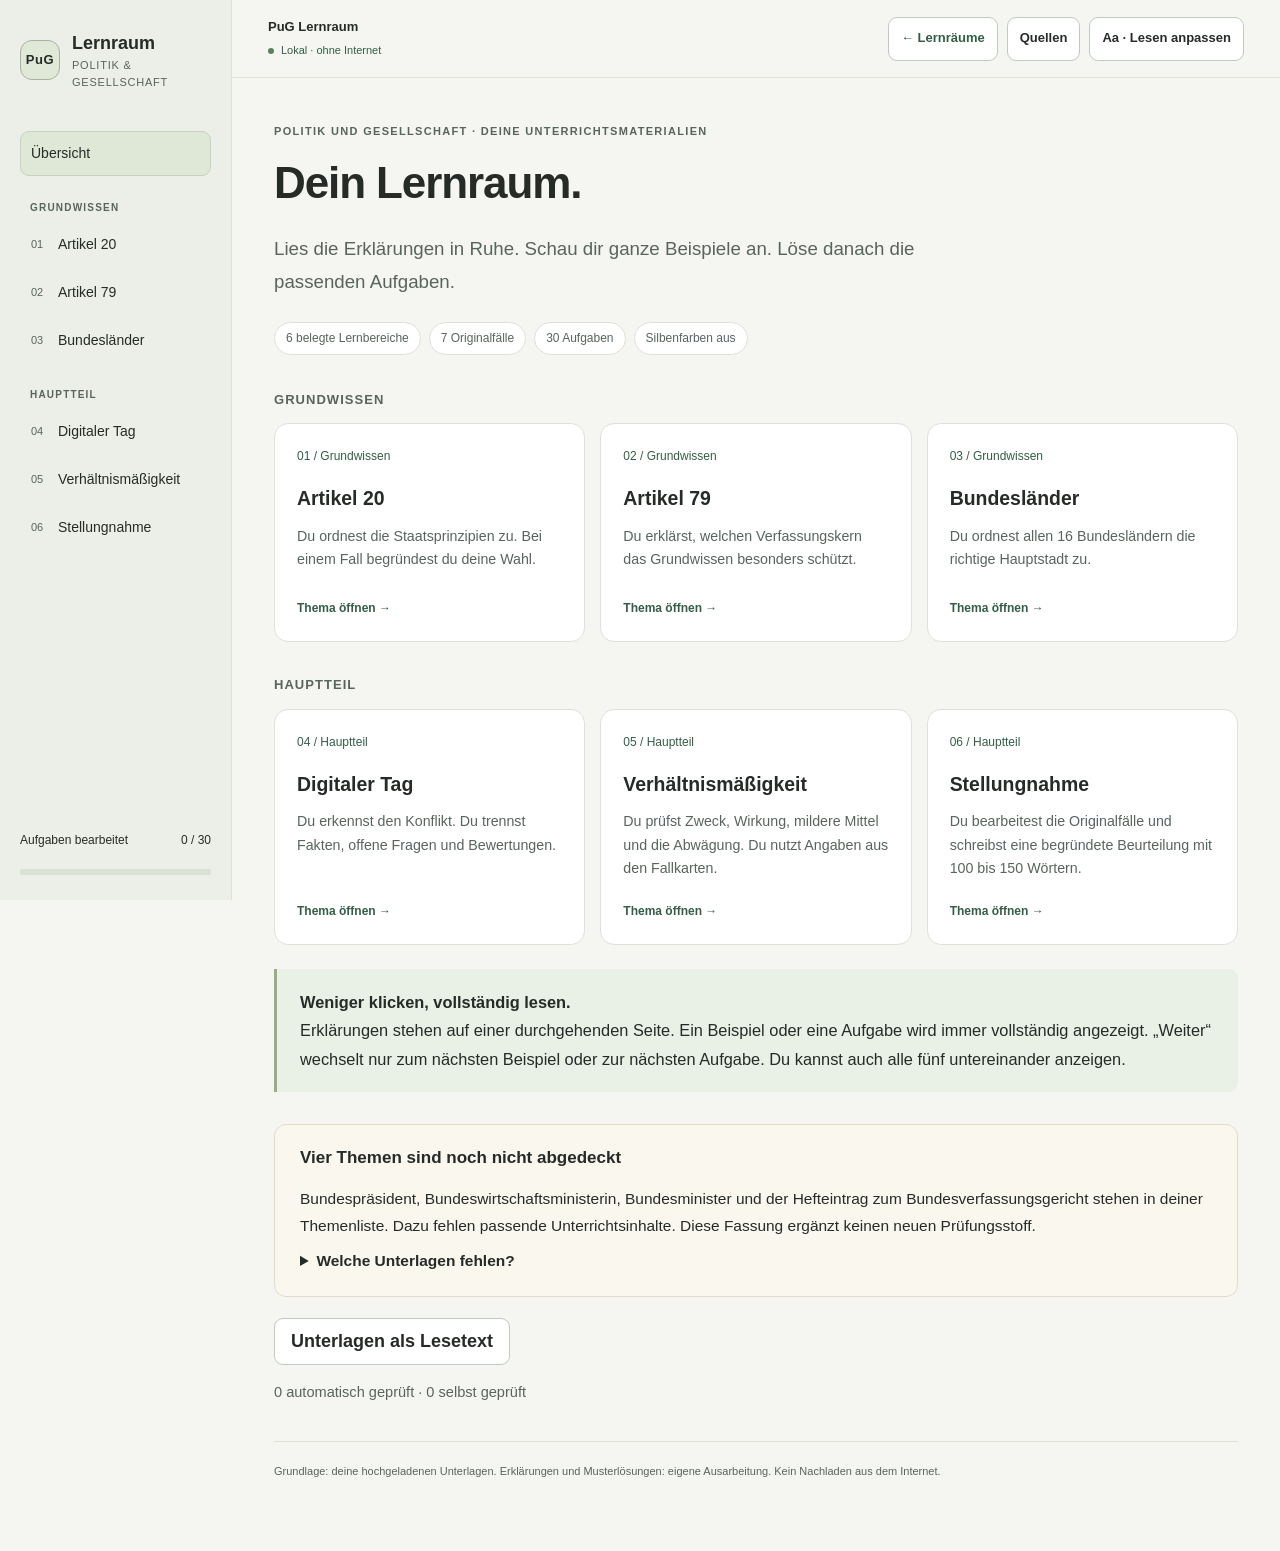
<file: docs/exercises/pug-lernraum.html>
<!doctype html>
<html lang="de">
<head>
<meta charset="utf-8">
<meta name="viewport" content="width=device-width, initial-scale=1">
<meta name="color-scheme" content="light">
<meta http-equiv="Content-Security-Policy" content="default-src 'none'; script-src 'unsafe-inline'; style-src 'unsafe-inline'; font-src 'none'; img-src data:; connect-src 'none'; object-src 'none'; base-uri 'none'; form-action 'none'">
<title>PuG Lernraum · Überarbeitete Fassung</title>
<style>
:root{--ink:#262b27;--muted:#59645d;--paper:#fff;--bg:#f5f6f2;--line:#dce2d8;--accent:#345d46;--pale:#e9f0e6;--warm:#f8f3e7;--bad:#973e35;--font:18px;--leading:1.75;--spacing:0em}
*{box-sizing:border-box}html{scroll-behavior:auto}body{margin:0;font-family:Arial,Helvetica,sans-serif;font-size:var(--font);line-height:var(--leading);letter-spacing:var(--spacing);color:var(--ink);background:var(--bg)}button,input,textarea,select{font:inherit;color:inherit}button,a,input,textarea,select{touch-action:manipulation}button{cursor:pointer}button:disabled{cursor:default;opacity:.45}button,a,input,select,textarea,summary{outline-offset:4px} :focus-visible{outline:3px solid #779456}a{color:var(--accent)}h1,h2,h3,p{margin-top:0}h1{font-size:clamp(1.8rem,3.6vw,2.75rem);line-height:1.18;letter-spacing:-.025em;margin-bottom:.55em}h2{font-size:1.35em;line-height:1.35}h3{font-size:1.06em;line-height:1.5;margin-bottom:.55em}p{margin-bottom:1em}p:last-child{margin-bottom:0}button{line-height:1.4}small,.small{font-size:.81em;color:var(--muted)}[hidden]{display:none!important}.skip{position:fixed;left:12px;top:-80px;z-index:100;background:white;padding:12px}.skip:focus{top:12px}.layout{display:grid;grid-template-columns:232px minmax(0,1fr);min-height:100vh}.sidebar{position:sticky;top:0;height:100vh;padding:30px 20px 22px;background:#ecefe7;border-right:1px solid var(--line);display:flex;flex-direction:column;overflow:auto;font-size:14px;line-height:1.5}.brand{display:flex;gap:12px;align-items:center;color:var(--ink);text-decoration:none;margin-bottom:38px;font-size:18px;font-weight:bold}.brandmark{border:1px solid #a7b49c;border-radius:12px;width:40px;height:40px;display:grid;place-items:center;flex-shrink:0;background:#e0e8d8;font-size:13px;letter-spacing:.04em}.brand small{display:block;font-size:11px;font-weight:normal;letter-spacing:.07em}.navgroup{font-size:10px;font-weight:bold;letter-spacing:.12em;text-transform:uppercase;color:var(--muted);margin:24px 10px 7px}.navitem{display:flex;gap:9px;align-items:center;width:100%;text-align:left;text-decoration:none;padding:11px 10px;border:1px solid transparent;border-radius:9px;color:inherit;margin:3px 0}.navitem:hover{background:#e3e8dc}.navitem.active{background:#dfe8d7;border-color:#c6d4bd}.navnum{font-size:11px;color:var(--muted);min-width:18px}.navtail{margin-top:auto;padding-top:28px}.progressline{display:flex;justify-content:space-between;font-size:12px;margin-bottom:8px}progress{appearance:none;width:100%;height:6px;border:0;border-radius:5px;background:#d9e0d4}progress::-webkit-progress-bar{background:#d9e0d4;border-radius:5px}progress::-webkit-progress-value{background:#6b895d;border-radius:5px}progress::-moz-progress-bar{background:#6b895d;border-radius:5px}.store{font-size:11px;color:var(--muted);margin-top:10px}.right{min-width:0}.topbar{display:flex;justify-content:space-between;gap:14px;align-items:center;min-height:78px;border-bottom:1px solid var(--line);padding:15px 36px;font-size:13px;background:var(--bg)}.topactions{display:flex;gap:9px;flex-wrap:wrap;justify-content:flex-end}.offline{font-size:11px;display:inline-flex;gap:7px;align-items:center;color:var(--accent)}.offline:before{content:'';width:6px;height:6px;border-radius:50%;background:#5f7f58}.btn{border:1px solid #becbbe;border-radius:9px;background:#fff;padding:10px 16px;text-decoration:none;font-weight:600;display:inline-flex;gap:8px;align-items:center;justify-content:center;min-height:44px}.btn:hover{background:#edf3e9}.btn.primary{background:var(--accent);color:#fff;border-color:var(--accent)}.btn.primary:hover{background:#284b36}.btn.quiet{background:transparent;border-color:transparent}.btn.smallbtn{font-size:13px;padding:8px 12px}.btn.danger{color:var(--bad);border-color:#d9bbb4}.mobiletopic{display:none}main{max-width:1060px;margin:0 auto;padding:44px 42px 70px;min-height:80vh;outline:none}.eyebrow{font-size:11px;letter-spacing:.12em;font-weight:bold;text-transform:uppercase;color:var(--muted);margin-bottom:16px}.lede{color:var(--muted);max-width:65ch;font-size:1.04em;margin-bottom:23px}.meta{display:flex;flex-wrap:wrap;gap:8px;margin:22px 0 36px}.pill{font-size:12px;border:1px solid var(--line);border-radius:30px;padding:5px 11px;color:var(--muted);background:#fff}.sectiontitle{margin:34px 0 15px;font-size:13px;letter-spacing:.08em;text-transform:uppercase;color:var(--muted)}.cards{display:grid;grid-template-columns:repeat(3,minmax(0,1fr));gap:15px}.topiccard{display:flex;flex-direction:column;align-items:flex-start;text-align:left;background:var(--paper);border:1px solid var(--line);border-radius:14px;padding:22px;text-decoration:none;color:inherit;min-height:219px}.topiccard:hover{border-color:#93aa87;background:#fcfdf9}.topicindex{font-size:12px;color:var(--accent);margin-bottom:18px}.topiccard h2{font-size:1.08em;line-height:1.4;margin:0 0 12px}.topiccard p{font-size:.79em;color:var(--muted);line-height:1.65;margin-bottom:20px}.topiccard .go{margin-top:auto;font-size:12px;color:var(--accent);font-weight:bold}.notice{border-left:3px solid #99ad85;background:var(--pale);padding:19px 23px;border-radius:0 9px 9px 0;margin:24px 0;font-size:.91em}.notice.warm{background:var(--warm);border-color:#bca777}.gaps{margin-top:32px;background:#faf7ef;border:1px solid #e2dbca;border-radius:12px;padding:22px 25px;font-size:.86em}.gaps summary{font-weight:bold;cursor:pointer}.gaps article{padding:17px 0 0}.gaps h3{margin-bottom:5px}.gaps>p{margin-bottom:8px}.tabs{display:flex;gap:6px;flex-wrap:wrap;border-bottom:1px solid var(--line);margin:28px 0 26px;padding-bottom:10px}.tab{background:transparent;border:1px solid transparent;border-radius:8px;padding:11px 18px;font-size:.84em;min-height:44px;font-weight:bold}.tab.active{background:#e1ebd9;border-color:#cadabe}.tab:hover{background:#eaf0e5}.surface{background:var(--paper);border:1px solid var(--line);border-radius:14px;padding:30px 34px;margin-bottom:23px;min-width:0}.reading{overflow-wrap:break-word}.reading p,.reading li{max-width:75ch}.readsection{margin:0;padding:25px 0;border-bottom:1px solid #e9ece5}.readsection:first-child{padding-top:0}.readsection:last-child{border-bottom:0;padding-bottom:0}.readsection>h2{font-size:1.15em}.reading ol{padding-left:1.35em}.reading li{padding-left:.3em;margin-bottom:10px}.tablewrap{width:100%;overflow:auto;margin:17px 0;border:1px solid var(--line);border-radius:8px}table{border-collapse:collapse;width:100%;font-size:.87em;line-height:1.65}th,td{text-align:left;padding:12px 15px;vertical-align:top;border-bottom:1px solid var(--line);overflow-wrap:normal;word-break:normal}th{background:#eef2e9;font-size:.9em;color:#40533d}tr:last-child td{border-bottom:0}tbody tr:nth-child(even){background:#fafbf8}.refs{display:flex;align-items:center;gap:8px;flex-wrap:wrap;margin-top:23px;font-size:12px;color:var(--muted)}.refbtn{background:transparent;color:var(--accent);text-align:left;border:0;text-decoration:underline;text-underline-offset:3px;padding:7px 3px;font-size:12px;line-height:1.6;min-height:36px}.toolbar{display:flex;gap:12px;align-items:center;justify-content:space-between;flex-wrap:wrap;margin-bottom:18px;font-size:.82em}.indexselect{display:flex;align-items:center;gap:10px}.indexselect select{width:auto;max-width:220px;min-height:40px;font-size:14px;padding:7px 11px}.endnav{display:flex;justify-content:space-between;gap:12px;flex-wrap:wrap;margin:28px 0 0;padding-top:23px;border-top:1px solid var(--line)}.scenario{background:#f4f6ef;border-left:3px solid #adbd9f;padding:19px 22px;margin:19px 0 22px;font-size:.94em;line-height:1.75}.casefacts{font-size:.86em;color:var(--muted);margin-bottom:25px}.casefacts h3{font-size:1em;color:var(--ink);margin-bottom:6px}.casefacts p{margin-bottom:15px}.counter{font-size:11px;color:var(--muted);text-transform:uppercase;letter-spacing:.1em;margin-bottom:13px}.steps4{counter-reset:stage}.stage{position:relative;border-top:1px solid var(--line);padding:26px 0 8px}.stage h3{display:flex;gap:12px;align-items:center}.stagenum{background:#edf2e6;width:30px;height:30px;border-radius:8px;display:inline-grid;place-items:center;flex-shrink:0;font-size:13px;color:var(--accent)}.model{background:#f4f7f0;border:1px solid #d5dfcc;border-radius:11px;padding:25px;margin-top:22px}.model h3{font-size:1em}.model .stage{padding-top:20px}.modeltitle{font-size:12px;letter-spacing:.08em;text-transform:uppercase;color:var(--accent);margin-bottom:19px}.opinion{border-left:3px solid #99af84;padding:2px 0 2px 21px;max-width:74ch}.aftertext{font-size:.83em;color:var(--muted);margin-top:20px}.fieldrow{padding:17px 0;border-bottom:1px solid #ebeee6}.fieldrow>label{display:block;font-weight:600;margin-bottom:9px;font-size:.93em}select{border:1px solid #acbaad;border-radius:8px;padding:11px 13px;background:#fff;width:100%;max-width:100%;min-height:46px}select[data-answer]{max-width:520px}.rowfeedback{font-size:.81em;margin-top:7px;min-height:0}.rightanswer{color:#2c6140}.wronganswer{color:var(--bad)}.option{display:flex;align-items:flex-start;gap:12px;border:1px solid var(--line);padding:15px 17px;border-radius:10px;margin:11px 0;font-size:.92em;cursor:pointer}.option:has(input:checked){border-color:#8ba47d;background:#eff5e9}.option input{width:19px;height:19px;flex:0 0 19px;margin-top:5px;accent-color:var(--accent)}fieldset{margin:0;padding:0;border:0;min-width:0}.visuallyhidden{position:absolute;width:1px;height:1px;overflow:hidden;clip-path:inset(50%);white-space:nowrap}textarea{display:block;width:100%;resize:vertical;border:1px solid #acbaad;border-radius:9px;padding:15px 17px;min-height:185px;font-size:1em;line-height:var(--leading);letter-spacing:var(--spacing);background:#fff}textarea:focus{border-color:#527949}.writinglabel{display:block;font-weight:bold;margin:20px 0 9px}.countrow{display:flex;justify-content:space-between;gap:12px;flex-wrap:wrap;color:var(--muted);font-size:.77em;margin:8px 0 18px}.tools{display:flex;gap:10px;flex-wrap:wrap;margin-top:21px}.feedback{margin-top:22px;border:1px solid #afc5a2;background:#f0f6eb;border-radius:10px;padding:19px 22px;font-size:.9em}.feedback.bad{border-color:#dab8b0;background:#fff7f4}.feedback h3{margin-bottom:8px}.criteria{margin-top:25px;border-top:1px solid #cedac5;padding-top:20px}.criterion{display:flex;gap:11px;align-items:flex-start;font-size:.86em;margin:14px 0}.criterion input{width:18px;height:18px;flex:0 0 18px;margin-top:4px;accent-color:var(--accent)}.instructions{font-size:.9em;margin:18px 0 23px}.statusnote{font-size:.8em;color:var(--accent);margin:12px 0}.examples-read{font-size:.8em;color:var(--muted);margin-bottom:0}dialog{border:1px solid #bac7b5;border-radius:15px;padding:0;color:var(--ink);background:white;box-shadow:0 20px 85px #1a302844;max-width:calc(100vw - 32px)}dialog::backdrop{background:#24322870}.modalhead{display:flex;gap:14px;justify-content:space-between;align-items:center;padding:20px 25px;border-bottom:1px solid var(--line);background:#f5f7f1}.modalhead h2{font-size:20px;margin:0}.modalbody{padding:26px}.settingsdialog{width:630px;max-height:90vh;overflow:auto}.settingrow{border-bottom:1px solid var(--line);padding:18px 0}.settingrow:first-child{padding-top:0}.settingrow label{display:flex;justify-content:space-between;gap:15px;align-items:center;font-size:.9em;font-weight:600}.settingrow input[type=checkbox]{width:22px;height:22px;accent-color:var(--accent);flex-shrink:0}.settingrow input[type=range]{width:100%;accent-color:var(--accent);margin-top:15px}.settingrow p{font-size:.79em;color:var(--muted);margin:7px 0}.previewline{background:var(--pale);padding:17px 20px;margin-top:21px;border-radius:9px}.sourcedialog{width:1050px;height:88vh;max-height:88vh;overflow:hidden}.sourcecontrols{display:grid;grid-template-columns:1fr 1.15fr;gap:12px;padding:18px 25px;border-bottom:1px solid var(--line);font-size:13px;background:#fcfdf9}.sourcecontrols label{display:block;margin-bottom:5px;color:var(--muted)}.sourcecontrols select{font-size:13px;min-height:42px}.sourcebody{overflow:auto;height:calc(88vh - 187px);padding:30px 35px 80px;scroll-behavior:auto}.sourcebody h2{font-size:1.35em}.sourcebody .readsection{scroll-margin-top:15px}.sourcebody .readsection h3{font-size:1.05em}.sourcebody .reading{font-size:.94em}.savenote{font-size:.84em;line-height:1.75;color:var(--muted)}.toast{position:fixed;bottom:20px;left:50%;transform:translateX(-50%);z-index:100;max-width:min(700px,90vw);padding:12px 18px;color:#fff;background:#344c3a;border-radius:10px;box-shadow:0 4px 20px #18231d33;font-size:14px}.toast:empty{display:none}.ruler{position:fixed;left:0;right:0;top:40vh;height:2.5em;border-top:2px solid #718862;border-bottom:2px solid #718862;background:#b8cf7411;pointer-events:none;z-index:70}.syllable{color:#262626}.syllable.light{color:#646464}footer{font-size:11px;color:var(--muted);margin-top:35px;padding-top:20px;border-top:1px solid var(--line)}
@media(min-width:1450px){main{padding-top:55px}.cards{gap:20px}.topiccard{padding:25px}}
@media(max-width:1100px){.layout{grid-template-columns:210px minmax(0,1fr)}main{padding:35px 27px 60px}.topbar{padding:15px 25px}.cards{grid-template-columns:repeat(2,minmax(0,1fr))}.topiccard{min-height:190px}.surface{padding:28px}}
@media(max-width:760px){.layout{display:block}.sidebar{display:none}.topbar{padding:13px 17px;min-height:70px;align-items:center}.topbar>div:first-child{font-size:12px}.topactions{gap:6px}.topactions .btn{font-size:12px;padding:8px 10px}.mobiletopic{display:block;padding:15px 18px 0}.mobiletopic label{font-size:12px;color:var(--muted)}.mobiletopic select{margin-top:4px;font-size:14px;min-height:42px}main{padding:28px 18px 45px}.cards{grid-template-columns:1fr 1fr;gap:12px}.topiccard{padding:17px;min-height:203px}.topiccard h2{font-size:1em}.surface{padding:24px 21px}.tabs{gap:3px;margin:24px 0}.tab{padding:10px 13px;font-size:14px}.endnav .btn{font-size:14px;padding:10px 12px}.sourcebody{padding:23px 20px 70px;height:calc(88vh - 232px)}.sourcecontrols{grid-template-columns:1fr;gap:9px;padding:11px 18px}.sourcecontrols label{position:absolute;width:1px;height:1px;overflow:hidden;clip-path:inset(50%)}.sourcecontrols select{min-height:41px}.sourcedialog{max-width:calc(100vw - 16px)}.modalhead{padding:15px 18px}.modalhead h2{font-size:18px}.model{padding:20px 17px}.scenario{padding:15px 18px}.modalbody{padding:23px}.indexselect{width:auto}.gaps{padding:20px}.tablewrap th,.tablewrap td{padding:10px}.refs{gap:6px}}
@media(max-width:430px){.cards{grid-template-columns:1fr}.topiccard{min-height:0;padding:21px}.topicindex{margin-bottom:9px}.topiccard p{margin-bottom:13px}.surface{padding:23px 18px}.topbar .offline{display:none}.toolbar{align-items:flex-start}.toolbar .btn{font-size:12px}.indexselect select{max-width:165px}.model{padding:20px 14px}}
@media(prefers-reduced-motion:reduce){*{scroll-behavior:auto!important}}
@media print{.sidebar,.topbar,.mobiletopic,.tabs,.toolbar,.endnav,.tools,.refs,.toast,.ruler,.skip,footer{display:none!important}.layout{display:block}main{max-width:none;padding:0}.surface{border:0;padding:10px 0;box-shadow:none}body{background:white;font-size:12pt}.model{background:white}.sourcebody{height:auto;overflow:visible}.stage{break-inside:avoid}button{display:none}}
button,select,.btn{min-height:44px}
</style>
</head>
<body autocomplete="off">
<a class="skip" href="#content">Zum Lerninhalt</a>
<div class="layout">
<aside class="sidebar" aria-label="Lernbereiche">
<a class="brand" href="#start"><span class="brandmark" aria-hidden="true">PuG</span><span>Lernraum<small>POLITIK & GESELLSCHAFT</small></span></a>
<nav id="nav" aria-label="Themen"></nav>
<div class="navtail"><div class="progressline"><span>Aufgaben bearbeitet</span><span id="progress-text">0 / 30</span></div><progress id="progress" max="30" value="0" aria-label="Bearbeitete Aufgaben"></progress></div>
</aside>
<div class="right"><header class="topbar"><div><strong>PuG Lernraum</strong><br><span class="offline">Lokal · ohne Internet</span></div><div class="topactions"><a class="btn smallbtn" href="../">← Lernräume</a><button class="btn smallbtn" data-action="sources-open">Quellen</button><button class="btn smallbtn" data-action="settings-open">Aa · Lesen anpassen</button></div></header>
<div class="mobiletopic"><label for="topic-select">Thema wechseln</label><select id="topic-select"><option value="start">Übersicht</option></select></div>
<main id="content" tabindex="-1"></main></div></div>
<dialog id="sources-dialog" class="sourcedialog" aria-labelledby="sources-title"><div class="modalhead"><h2 id="sources-title">Deine Quellen als Lesetext</h2><button class="btn smallbtn" data-close="sources-dialog">Schließen</button></div><div class="sourcecontrols"><div><label for="source-doc">Unterlage</label><select id="source-doc"></select></div><div><label for="source-section">Abschnitt</label><select id="source-section"></select></div></div><div id="source-body" class="sourcebody" tabindex="0"></div></dialog>
<dialog id="settings-dialog" class="settingsdialog" aria-labelledby="settings-title"><div class="modalhead"><h2 id="settings-title">Lesen anpassen</h2><button class="btn smallbtn" data-close="settings-dialog">Schließen</button></div><div class="modalbody" id="settings-body"></div></dialog>
<div class="ruler" id="ruler" hidden aria-hidden="true"></div><div class="toast" id="toast" role="status" aria-live="polite"></div>
<noscript><p style="padding:30px">Diese lokale Lernseite braucht JavaScript. Eine Internetverbindung ist nicht nötig.</p></noscript>
<script id="content-data" type="application/json">{"version":2,"defaults":{"syllables":false,"font":18,"line":1.75,"spacing":false,"ruler":false},"modules":[{"id":"art20","title":"Artikel 20 verstehen","short":"Artikel 20","group":"Grundwissen","goal":"Du ordnest die Staatsprinzipien zu. Bei einem Fall begründest du deine Wahl.","refs":["grundwissen#prinzipien","lernseite#grundlagen"],"learn":[{"title":"Der Bauplan des Staates","text":"Dein Grundwissen nennt Artikel 20 eine „Verfassung in Kurzform“. Gemeint ist: Der Artikel beschreibt wichtige Regeln für den Aufbau des Staates. Du musst nicht jedes Gesetzeswort auswendig lernen. Wichtig ist, die Begriffe zu verstehen und am Material anzuwenden."},{"title":"Die fünf Staatsprinzipien","text":"Lies die Begriffe zunächst als Übersicht. Eine einfache Zuordnung braucht keine ausführliche Fallprüfung.","table":[["Prinzip","Bedeutung"],["Bundesstaat","Bund und 16 Länder besitzen eigene staatliche Strukturen."],["Demokratie","Die Staatsgewalt geht vom Volk aus. Wahlen und Abstimmungen sind wichtige Formen der Beteiligung."],["Rechtsstaat","Staatliches Handeln ist an Gesetz und Recht gebunden. Unabhängige Gerichte kontrollieren es."],["Sozialstaat","Der Staat fördert soziale Sicherheit und soziale Gerechtigkeit."],["Republik","Das Amt des Staatsoberhaupts wird nicht vererbt. Politische Ämter sind zeitlich begrenzt."]]},{"title":"Drei Staatsgewalten, nicht drei Prüfschritte","text":"Artikel 20 unterscheidet Gesetzgebung, vollziehende Gewalt und Rechtsprechung. Ihre Trennung begrenzt staatliche Macht.","table":[["Staatsgewalt","Aufgabe"],["Gesetzgebung","Gesetze beschließen."],["Vollziehende Gewalt","Gesetze ausführen und staatlich handeln."],["Rechtsprechung","Rechtsfragen durch unabhängige Gerichte entscheiden."]]},{"title":"Wann du begründen sollst","text":"Bei einer Auswahlfrage wählst du die passende Antwort. Bei „Erklären“ oder „Beurteilen“ zeigst du zusätzlich den Zusammenhang mit dem Fall. Die ursprüngliche Lernseite empfiehlt dafür: Prinzip nennen, am Fall erklären und die Bedeutung für die demokratische Ordnung zeigen. Das ist eine Schreibhilfe für solche Fälle, kein Schema für jede Wissensfrage."},{"title":"Widerstand ist eine besondere Ausnahme","text":"Artikel 20 Absatz 4 steht in deinem Grundwissen. Er nennt ein Recht zum Widerstand für Deutsche, wenn jemand die dort geschützte Ordnung beseitigen will und andere Abhilfe nicht möglich ist. Eine bloße Meinungsverschiedenheit mit der Regierung erfüllt diese Voraussetzungen nicht."}],"examples":[{"title":"Bund und Länder","text":"Aus der ursprünglichen Lernseite: Bundesländer besitzen eigene staatliche Zuständigkeiten und wirken über den Bundesrat an der Bundesgesetzgebung mit.","blocks":[{"title":"Passende Zuordnung","text":"Hier passt das Bundesstaatsprinzip. Entscheidend sind die eigenen staatlichen Zuständigkeiten der Länder und ihre Mitwirkung. Die Aussage beschreibt nicht in erster Linie soziale Sicherheit oder die zeitliche Begrenzung politischer Ämter."}],"refs":["lernseite#grundlagen"]},{"title":"Wahlen und Abstimmungen","text":"Das Grundwissen beschreibt Demokratie als Herrschaft des Volkes.","blocks":[{"title":"So wird der Begriff deutlich","text":"In Artikel 20 steht, dass alle Staatsgewalt vom Volke ausgeht. Wahlen und Abstimmungen machen die Beteiligung des Volkes sichtbar. Deshalb ordnest du diese Aussage dem Demokratieprinzip zu, auch wenn andere Staatsprinzipien ebenfalls wichtig bleiben."}],"refs":["grundwissen#prinzipien"]},{"title":"Soziale Sicherheit","text":"Das Grundwissen nennt soziale Sicherungssysteme als Beispiel.","blocks":[{"title":"Passende Zuordnung","text":"Hier geht es um das Sozialstaatsprinzip. Der Staat soll soziale Sicherheit und soziale Gerechtigkeit fördern. Die Frage verlangt den Grundsatz, nicht einzelne Leistungen oder deren genaue Höhe."}],"refs":["grundwissen#prinzipien"]},{"title":"Ein Gericht kontrolliert eine Regelung","text":"Aus der ursprünglichen Lernseite: Eine Landesregierung erlässt eine Regelung. Betroffene können vor unabhängigen Gerichten dagegen vorgehen. Ein Gericht hebt die Regelung wegen eines Verstoßes gegen höherrangiges Recht auf.","blocks":[{"title":"Zwei Prinzipien sind sichtbar","text":"Das Rechtsstaatsprinzip zeigt sich daran, dass die Regierung an Recht gebunden ist. Die gerichtliche Kontrolle macht außerdem die Gewaltenteilung sichtbar. Das Gericht prüft die Regelung unabhängig von der Stelle, die sie erlassen hat. Der Fall zeigt damit, dass staatliche Macht rechtlich begrenzt wird."}],"refs":["lernseite#anwendung"]},{"title":"Ein Amt wird nicht vererbt","text":"Die ursprüngliche Lernseite erklärt das Republikprinzip durch nicht erbliche und zeitlich begrenzte politische Ämter.","blocks":[{"title":"Republik von Demokratie unterscheiden","text":"Republik beschreibt hier die Form des Staates, besonders die nicht erbliche Staatsspitze. Demokratie beschreibt dagegen, dass die politische Macht vom Volk ausgeht. Die Begriffe hängen im Material zusammen, beantworten aber unterschiedliche Fragen."}],"refs":["lernseite#grundlagen"]}],"tasks":[{"title":"Staatsprinzipien zuordnen","type":"select","prompt":"Wähle zu jeder Aussage den passenden Begriff.","refs":["grundwissen#prinzipien","lernseite#grundlagen"],"pairs":[{"label":"Eigene staatliche Strukturen von Bund und Ländern","answer":"Bundesstaat","options":["Bundesstaat","Demokratie","Rechtsstaat","Sozialstaat","Republik"]},{"label":"Die politische Macht geht vom Volk aus","answer":"Demokratie","options":["Bundesstaat","Demokratie","Rechtsstaat","Sozialstaat","Republik"]},{"label":"Staatliches Handeln ist an Recht gebunden","answer":"Rechtsstaat","options":["Bundesstaat","Demokratie","Rechtsstaat","Sozialstaat","Republik"]},{"label":"Soziale Sicherheit und Gerechtigkeit fördern","answer":"Sozialstaat","options":["Bundesstaat","Demokratie","Rechtsstaat","Sozialstaat","Republik"]},{"label":"Die Staatsspitze wird nicht vererbt","answer":"Republik","options":["Bundesstaat","Demokratie","Rechtsstaat","Sozialstaat","Republik"]}],"explanation":"Entscheidend ist jeweils das Merkmal in der Aussage. Mehrere Prinzipien können im wirklichen Staat zusammenwirken. Bei dieser Zuordnung wird aber das unmittelbar angesprochene Prinzip gesucht.","id":"art20-1"},{"title":"Kontrolle einer Landesregierung","type":"choice","prompt":"Ein unabhängiges Gericht hebt eine rechtswidrige Regelung der Landesregierung auf. Welche Zuordnung erklärt den Fall am besten?","refs":["lernseite#anwendung"],"options":["Bundesstaat und Sozialstaat","Rechtsstaat und Gewaltenteilung","Republik und Sozialstaat"],"correct":[1],"explanation":"Rechtsstaat bedeutet hier, dass die Regierung an höherrangiges Recht gebunden bleibt. Gewaltenteilung zeigt sich in der unabhängigen Kontrolle durch das Gericht. Das Urteil ist also nicht bloß eine andere politische Meinung der Regierung.","id":"art20-2"},{"title":"Was gehört zum Rechtsstaat?","type":"choice","prompt":"Wähle alle zutreffenden Aussagen aus.","refs":["lernseite#grundlagen"],"options":["Staatliche Gewalt ist an Gesetz und Recht gebunden.","Die Regierung darf Gerichtsentscheidungen jederzeit aufheben.","Betroffene können staatliche Entscheidungen rechtlich überprüfen lassen.","Eine gewählte Mehrheit darf Grundrechte beliebig abschaffen."],"correct":[0,2],"explanation":"Bindung an das Recht und rechtliche Kontrolle gehören zusammen. Eine Regierung kann ein unabhängiges Urteil nicht beliebig beseitigen. Auch eine gewählte Mehrheit bleibt an verfassungsrechtliche Grenzen gebunden.","id":"art20-3"},{"title":"Staatsgewalten zuordnen","type":"select","prompt":"Wähle die Staatsgewalt, die zur beschriebenen Aufgabe passt.","refs":["grundwissen#art20","lernseite#grundlagen"],"pairs":[{"label":"Gesetze beschließen","answer":"Gesetzgebung","options":["Gesetzgebung","Vollziehende Gewalt","Rechtsprechung"]},{"label":"Gesetze ausführen","answer":"Vollziehende Gewalt","options":["Gesetzgebung","Vollziehende Gewalt","Rechtsprechung"]},{"label":"Einen Rechtsstreit unabhängig entscheiden","answer":"Rechtsprechung","options":["Gesetzgebung","Vollziehende Gewalt","Rechtsprechung"]}],"explanation":"Die drei Begriffe bezeichnen unterschiedliche staatliche Aufgaben. Ihre Trennung dient der Begrenzung von Macht. Sie sind keine drei Schritte einer Verhältnismäßigkeitsprüfung.","id":"art20-4"},{"title":"Die Forderung einer politischen Gruppe","type":"writing","prompt":"Die ursprüngliche Lernseite nennt diese Forderung: „Wenn wir bei einer Wahl die Mehrheit erhalten, dürfen wir alle Gerichte abschaffen und oppositionelle Parteien verbieten.“ Beurteile sie mit den Staatsprinzipien.","refs":["lernseite#anwendung","grundwissen#ewigkeit"],"model":[{"title":"Mögliche Begründung","text":"Die Forderung widerspricht dem Rechtsstaatsprinzip und der Gewaltenteilung. Wenn alle Gerichte abgeschafft würden, fehlte eine unabhängige Kontrolle staatlicher Macht. Betroffene könnten staatliches Handeln dann nicht mehr in der beschriebenen Weise überprüfen lassen."},{"title":"Bedeutung für die Demokratie","text":"Eine Wahlmehrheit berechtigt außerdem nicht dazu, die demokratische Ordnung durch das Ausschalten der Opposition zu beseitigen. Die Grundsätze aus Artikel 20 stehen nach dem Grundwissen unter dem Schutz der Ewigkeitsklausel. Deshalb wird die Forderung nicht allein dadurch zulässig, dass die Gruppe zuvor eine Wahl gewonnen hat."}],"criteria":["Ich nenne die betroffenen Prinzipien.","Ich erkläre die Folgen am konkreten Fall.","Ich begründe, warum eine Wahlmehrheit nicht jede Maßnahme erlaubt."],"id":"art20-5"}]},{"id":"art79","title":"Artikel 79: die Ewigkeitsklausel","short":"Artikel 79","group":"Grundwissen","goal":"Du erklärst, welchen Verfassungskern das Grundwissen besonders schützt.","refs":["grundwissen#ewigkeit","lernseite#grundlagen"],"learn":[{"title":"Das steht in deinem Grundwissen","text":"Die Grundsätze in Artikel 1 und Artikel 20 dürfen auch durch eine Änderung des Grundgesetzes nicht abgeschafft oder in ihrem Wesensgehalt verändert werden. Diesen Schutz nennt dein Material Ewigkeitsklausel."},{"title":"Grundsatz ist nicht gleich jedes Detail","text":"Die Menschenwürde und die Staatsprinzipien gehören zum geschützten Kern. Das bedeutet nicht, dass jeder Satz jedes Gesetzes für immer unverändert bleibt. In diesem Lernbereich geht es nur um die Erklärung aus deinem Grundwissen, nicht um zusätzliche Abstimmungsregeln oder Gesetzgebungsverfahren."},{"title":"Die Verbindung zu Artikel 20","text":"Artikel 20 beschreibt die Staatsprinzipien. Artikel 79 Absatz 3 schützt ihre grundlegende Bedeutung. In einer begründeten Antwort verbindest du daher den betroffenen Grundsatz mit diesem besonderen Schutz."}],"examples":[{"title":"Menschenwürde","text":"Begriff aus dem Material: Menschenwürde. Bezug: Artikel 1.","blocks":[{"title":"Bedeutung der Ewigkeitsklausel","text":"Die Menschenwürde bildet im Grundwissen die Basis der Grundrechte. Gerade dieser Grundsatz gehört zum geschützten Kern. Er darf nicht dadurch aufgegeben werden, dass eine Änderung des Grundgesetzes beschlossen wird."}],"refs":["grundwissen#ewigkeit","grundwissen#prinzipien"]},{"title":"Demokratie","text":"Begriff aus dem Material: Demokratie. Bezug: Artikel 20.","blocks":[{"title":"Bedeutung der Ewigkeitsklausel","text":"Die politische Macht geht vom Volk aus. Diesen Grundsatz schützt die Ewigkeitsklausel auch gegenüber Änderungen des Grundgesetzes. Demokratie wäre nicht dauerhaft gesichert, wenn eine Mehrheit ihren Kern beliebig beseitigen dürfte."}],"refs":["grundwissen#ewigkeit","grundwissen#prinzipien"]},{"title":"Rechtsstaat","text":"Begriff aus dem Material: Rechtsstaat. Bezug: Artikel 20.","blocks":[{"title":"Bedeutung der Ewigkeitsklausel","text":"Die Bindung staatlicher Macht an Recht und Gesetz gehört zu den Staatsprinzipien aus dem Grundwissen. Die Ewigkeitsklausel schützt diesen Grundsatz. Die Unabhängigkeit der rechtlichen Kontrolle kann deshalb nicht mit dem Hinweis auf einen politischen Wahlsieg beiseitegeschoben werden."}],"refs":["grundwissen#ewigkeit","grundwissen#prinzipien"]},{"title":"Sozialstaat","text":"Begriff aus dem Material: Sozialstaat. Bezug: Artikel 20.","blocks":[{"title":"Bedeutung der Ewigkeitsklausel","text":"Das Grundwissen nennt soziale Sicherheit und soziale Gerechtigkeit. Geschützt ist dieser staatliche Grundauftrag. Aus der knappen Erklärung des Blatts folgt dagegen nicht, dass jede einzelne soziale Regel unverändert bleiben muss."}],"refs":["grundwissen#ewigkeit","grundwissen#prinzipien"]},{"title":"Bundesstaat","text":"Begriff aus dem Material: Bundesstaat. Bezug: Artikel 20.","blocks":[{"title":"Bedeutung der Ewigkeitsklausel","text":"Der Bund besteht aus Ländern mit eigenen staatlichen Strukturen. Das ist ein Grundsatz aus Artikel 20 und damit Teil des geschützten Kerns. Die Lernaufgabe verlangt hier den Zusammenhang mit der Ewigkeitsklausel, nicht zusätzliche Regeln zu Verfassungsänderungen."}],"refs":["grundwissen#ewigkeit","grundwissen#prinzipien"]}],"tasks":[{"title":"Den Schutz richtig beschreiben","type":"choice","prompt":"Welche Aussage gibt die Ewigkeitsklausel aus dem Grundwissen richtig wieder?","refs":["grundwissen#ewigkeit"],"options":["Der gesamte Wortlaut aller Gesetze bleibt unverändert.","Die Grundsätze aus Artikel 1 und Artikel 20 sind auch gegen ihre Abschaffung durch eine Grundgesetzänderung geschützt.","Der besondere Schutz endet nach einer Wahl."],"correct":[1],"explanation":"Geschützt sind grundlegende Prinzipien, nicht jedes einzelne Gesetzesdetail. Der Schutz gilt gerade auch gegenüber einer Änderung des Grundgesetzes. Ein Wahlergebnis hebt ihn nicht auf.","id":"art79-1"},{"title":"Geschützte Grundsätze zuordnen","type":"select","prompt":"Ordne die Begriffe ihrer Grundlage im Material zu. Du kannst die Quelle geöffnet lassen.","refs":["grundwissen#ewigkeit","grundwissen#prinzipien"],"pairs":[{"label":"Menschenwürde","answer":"Artikel 1","options":["Artikel 1","Artikel 20"]},{"label":"Demokratie","answer":"Artikel 20","options":["Artikel 1","Artikel 20"]},{"label":"Rechtsstaat","answer":"Artikel 20","options":["Artikel 1","Artikel 20"]},{"label":"Sozialstaat","answer":"Artikel 20","options":["Artikel 1","Artikel 20"]}],"explanation":"Das Grundwissen nennt Artikel 1 und Artikel 20 als Bezugspunkte der Ewigkeitsklausel. Artikel 1 betrifft die Menschenwürde. Die hier genannten Staatsprinzipien gehören zu Artikel 20.","id":"art79-2"},{"title":"Grundsatz oder unveränderliches Detail?","type":"choice","prompt":"Welche Schlussfolgerung ist durch die Erklärung im Grundwissen gedeckt?","refs":["grundwissen#ewigkeit","grundwissen#prinzipien"],"options":["Der Sozialstaat als Grundsatz ist geschützt. Daraus folgt nicht, dass jede einzelne soziale Regel unverändert bleiben muss.","Jede einzelne Sozialleistung muss nach der Ewigkeitsklausel für immer dieselbe Höhe behalten.","Der Sozialstaat gehört nicht zu den Staatsprinzipien."],"correct":[0],"explanation":"Das Blatt spricht von Grundsätzen und ihrem Wesensgehalt. Der Sozialstaat ist einer dieser Grundsätze. Eine genaue Höhe einzelner Leistungen nennt das Material nicht und legt sie damit auch nicht für immer fest.","id":"art79-3"},{"title":"Eine Mehrheit will Gerichte abschaffen","type":"choice","prompt":"Die politische Gruppe aus der ursprünglichen Lernseite beruft sich auf ihren Wahlsieg. Welche Begründung weist ihre Forderung am besten zurück?","refs":["lernseite#anwendung","grundwissen#ewigkeit"],"options":["Die Gerichte sind nur deshalb geschützt, weil jede frühere Entscheidung richtig war.","Eine Mehrheit kann alle Gerichte abschaffen, solange sie das vorher angekündigt hat.","Eine Wahlmehrheit darf den geschützten Kern von Rechtsstaat und Demokratie nicht beseitigen."],"correct":[2],"explanation":"Die unabhängige rechtliche Kontrolle gehört zum Rechtsstaat. Ihr Schutz hängt nicht davon ab, ob jede einzelne Gerichtsentscheidung überzeugt. Auch eine angekündigte politische Forderung bleibt an die geschützten Verfassungsgrundsätze gebunden.","id":"art79-4"},{"title":"Artikel 20 und Artikel 79 verbinden","type":"writing","prompt":"Erkläre, warum die ursprüngliche Lernseite Artikel 20 als Teil eines besonders geschützten Verfassungskerns beschreibt.","refs":["lernseite#grundlagen","grundwissen#ewigkeit"],"model":[{"title":"Mögliche Erklärung","text":"Artikel 20 beschreibt grundlegende Prinzipien des Staates, etwa Demokratie, Rechtsstaat und Sozialstaat. Diese Prinzipien bestimmen, wie politische Macht ausgeübt und begrenzt wird. Sie sind daher nicht bloß nebensächliche Einzelregeln."},{"title":"Der besondere Schutz","text":"Das Grundwissen erklärt, dass die Grundsätze aus Artikel 1 und Artikel 20 auch durch eine Änderung des Grundgesetzes nicht abgeschafft oder in ihrem Wesensgehalt verändert werden dürfen. Diesen Schutz enthält die Ewigkeitsklausel. Deshalb kann eine Mehrheit den grundlegenden Aufbau des Staates nicht beliebig beseitigen."}],"criteria":["Ich nenne mindestens ein Prinzip aus Artikel 20.","Ich erkläre den Schutz gegen eine Abschaffung durch Grundgesetzänderung.","Ich verwechsle den geschützten Grundsatz nicht mit jedem Gesetzesdetail."],"id":"art79-5"}]},{"id":"laender","title":"Die 16 Länder und ihre Hauptstädte","short":"Bundesländer","group":"Grundwissen","goal":"Du ordnest allen 16 Bundesländern die richtige Hauptstadt zu.","refs":["grundwissen#laender","lernseite#laender"],"learn":[{"title":"Hier genügt eine Zuordnung","text":"Bei dieser Aufgabe brauchst du keine Fallprüfung und keine Stellungnahme. Du wählst zu jedem Bundesland seine Hauptstadt. Die fünf Übungsgruppen decken zusammen alle 16 Länder ab."},{"title":"Die vollständige Übersicht","text":"Diese Paare stehen in deinem Grundwissen. Berlin, Bremen und Hamburg sind dort als Stadtstaaten markiert.","table":[["Bundesland","Hauptstadt"],["Baden-Württemberg","Stuttgart"],["Bayern","München"],["Berlin","Berlin"],["Brandenburg","Potsdam"],["Bremen","Bremen"],["Hamburg","Hamburg"],["Hessen","Wiesbaden"],["Mecklenburg-Vorpommern","Schwerin"],["Niedersachsen","Hannover"],["Nordrhein-Westfalen","Düsseldorf"],["Rheinland-Pfalz","Mainz"],["Saarland","Saarbrücken"],["Sachsen","Dresden"],["Sachsen-Anhalt","Magdeburg"],["Schleswig-Holstein","Kiel"],["Thüringen","Erfurt"]]},{"title":"So übst du mit wenig Aufwand","text":"Lies eine kleine Gruppe. Wechsle dann zu „Aufgaben“ und nutze die Auswahlfelder. Nach dem Prüfen siehst du jede richtige Zuordnung und kannst falsche Antworten direkt ändern."}],"examples":[{"title":"Drei Länder: Baden-Württemberg, Bayern, Hessen","text":"Diese Zuordnungen stammen aus deinem Grundwissen.","blocks":[{"title":"Land und Hauptstadt","text":"","table":[["Bundesland","Hauptstadt"],["Baden-Württemberg","Stuttgart"],["Bayern","München"],["Hessen","Wiesbaden"]]},{"title":"Darauf achten","text":"Zu Hessen gehört Wiesbaden. Die Lernaufgabe fragt nach der Hauptstadt, nicht nach einer anderen bekannten Stadt des Landes."}],"refs":["grundwissen#laender"]},{"title":"Drei Länder im Norden","text":"Diese Zuordnungen stammen aus deinem Grundwissen.","blocks":[{"title":"Land und Hauptstadt","text":"","table":[["Bundesland","Hauptstadt"],["Schleswig-Holstein","Kiel"],["Niedersachsen","Hannover"],["Mecklenburg-Vorpommern","Schwerin"]]},{"title":"Darauf achten","text":"Präge dir die drei Paare als ganze Zuordnungen ein. Mecklenburg-Vorpommern hat Schwerin als Hauptstadt."}],"refs":["grundwissen#laender"]},{"title":"Die drei Stadtstaaten","text":"Diese Zuordnungen stammen aus deinem Grundwissen.","blocks":[{"title":"Land und Hauptstadt","text":"","table":[["Bundesland","Hauptstadt"],["Berlin","Berlin"],["Bremen","Bremen"],["Hamburg","Hamburg"]]},{"title":"Darauf achten","text":"Bei Berlin, Bremen und Hamburg sind der Name des Bundeslandes und der Name seiner Hauptstadt gleich. Dein Grundwissen kennzeichnet diese drei Länder als Stadtstaaten."}],"refs":["grundwissen#laender"]},{"title":"Vier Länder: Sachsen bis Brandenburg","text":"Diese Zuordnungen stammen aus deinem Grundwissen.","blocks":[{"title":"Land und Hauptstadt","text":"","table":[["Bundesland","Hauptstadt"],["Sachsen","Dresden"],["Sachsen-Anhalt","Magdeburg"],["Thüringen","Erfurt"],["Brandenburg","Potsdam"]]},{"title":"Darauf achten","text":"Sachsen und Sachsen-Anhalt sind zwei verschiedene Bundesländer. Dazu gehören Dresden und Magdeburg. Brandenburg hat Potsdam als Hauptstadt."}],"refs":["grundwissen#laender"]},{"title":"Drei Länder: Nordrhein-Westfalen bis Saarland","text":"Diese Zuordnungen stammen aus deinem Grundwissen.","blocks":[{"title":"Land und Hauptstadt","text":"","table":[["Bundesland","Hauptstadt"],["Nordrhein-Westfalen","Düsseldorf"],["Rheinland-Pfalz","Mainz"],["Saarland","Saarbrücken"]]},{"title":"Darauf achten","text":"Zu Nordrhein-Westfalen gehört Düsseldorf. Rheinland-Pfalz hat Mainz als Hauptstadt, das Saarland Saarbrücken."}],"refs":["grundwissen#laender"]}],"tasks":[{"title":"Hauptstädte: Gruppe 1","type":"select","prompt":"Ordne jedem Bundesland seine Hauptstadt zu. Wähle die Namen aus, statt sie abzuschreiben.","refs":["grundwissen#laender"],"pairs":[{"label":"Baden-Württemberg","answer":"Stuttgart","options":["München","Stuttgart","Wiesbaden"]},{"label":"Bayern","answer":"München","options":["München","Stuttgart","Wiesbaden"]},{"label":"Hessen","answer":"Wiesbaden","options":["München","Stuttgart","Wiesbaden"]}],"explanation":"Zu Hessen gehört Wiesbaden. Die Lernaufgabe fragt nach der Hauptstadt, nicht nach einer anderen bekannten Stadt des Landes.","id":"laender-1"},{"title":"Hauptstädte: Gruppe 2","type":"select","prompt":"Ordne jedem Bundesland seine Hauptstadt zu. Wähle die Namen aus, statt sie abzuschreiben.","refs":["grundwissen#laender"],"pairs":[{"label":"Schleswig-Holstein","answer":"Kiel","options":["Hannover","Kiel","Schwerin"]},{"label":"Niedersachsen","answer":"Hannover","options":["Hannover","Kiel","Schwerin"]},{"label":"Mecklenburg-Vorpommern","answer":"Schwerin","options":["Hannover","Kiel","Schwerin"]}],"explanation":"Präge dir die drei Paare als ganze Zuordnungen ein. Mecklenburg-Vorpommern hat Schwerin als Hauptstadt.","id":"laender-2"},{"title":"Hauptstädte: Gruppe 3","type":"select","prompt":"Ordne jedem Bundesland seine Hauptstadt zu. Wähle die Namen aus, statt sie abzuschreiben.","refs":["grundwissen#laender"],"pairs":[{"label":"Berlin","answer":"Berlin","options":["Berlin","Bremen","Hamburg"]},{"label":"Bremen","answer":"Bremen","options":["Berlin","Bremen","Hamburg"]},{"label":"Hamburg","answer":"Hamburg","options":["Berlin","Bremen","Hamburg"]}],"explanation":"Bei Berlin, Bremen und Hamburg sind der Name des Bundeslandes und der Name seiner Hauptstadt gleich. Dein Grundwissen kennzeichnet diese drei Länder als Stadtstaaten.","id":"laender-3"},{"title":"Hauptstädte: Gruppe 4","type":"select","prompt":"Ordne jedem Bundesland seine Hauptstadt zu. Wähle die Namen aus, statt sie abzuschreiben.","refs":["grundwissen#laender"],"pairs":[{"label":"Sachsen","answer":"Dresden","options":["Dresden","Erfurt","Magdeburg","Potsdam"]},{"label":"Sachsen-Anhalt","answer":"Magdeburg","options":["Dresden","Erfurt","Magdeburg","Potsdam"]},{"label":"Thüringen","answer":"Erfurt","options":["Dresden","Erfurt","Magdeburg","Potsdam"]},{"label":"Brandenburg","answer":"Potsdam","options":["Dresden","Erfurt","Magdeburg","Potsdam"]}],"explanation":"Sachsen und Sachsen-Anhalt sind zwei verschiedene Bundesländer. Dazu gehören Dresden und Magdeburg. Brandenburg hat Potsdam als Hauptstadt.","id":"laender-4"},{"title":"Hauptstädte: Gruppe 5","type":"select","prompt":"Ordne jedem Bundesland seine Hauptstadt zu. Wähle die Namen aus, statt sie abzuschreiben.","refs":["grundwissen#laender"],"pairs":[{"label":"Nordrhein-Westfalen","answer":"Düsseldorf","options":["Düsseldorf","Mainz","Saarbrücken"]},{"label":"Rheinland-Pfalz","answer":"Mainz","options":["Düsseldorf","Mainz","Saarbrücken"]},{"label":"Saarland","answer":"Saarbrücken","options":["Düsseldorf","Mainz","Saarbrücken"]}],"explanation":"Zu Nordrhein-Westfalen gehört Düsseldorf. Rheinland-Pfalz hat Mainz als Hauptstadt, das Saarland Saarbrücken.","id":"laender-5"}]},{"id":"digital","title":"Digitaler Tag: Grundrechte am Fall","short":"Digitaler Tag","group":"Hauptteil","goal":"Du erkennst den Konflikt. Du trennst Fakten, offene Fragen und Bewertungen.","refs":["digital#info","digital#begriffe","auszug#art1"],"learn":[{"title":"Was Grundrechte schützen","text":"Das Infoblatt nennt Freiheit, Gleichheit und Würde. Menschenrechte gelten für alle Menschen. Manche Rechte sind im Wortlaut Deutschen vorbehalten. Das Blatt nennt sie Deutschengrundrechte. Für deine Fälle nutzt du den bereitgestellten Gesetzestext, statt die Artikel auswendig aufzusagen.","table":[["Begriff aus dem Blatt","Kernidee"],["Menschenwürde","Jede Person ist gleichwertig. Sie darf nicht zum bloßen Mittel gemacht werden."],["Freiheitsrechte","Sie schützen Handeln, Kommunikation und Privatleben."],["Gleichheit","Vergleichbares ist gleich zu behandeln. Diskriminierung ist verboten."],["Justizgrundrechte","Sie sichern faire rechtsstaatliche Verfahren."]]},{"title":"Wer handelt?","text":"Der Staat ist unmittelbar an Grundrechte gebunden. Das gilt für Gesetzgebung, Verwaltung und Gerichte. Private sind nicht in derselben Weise unmittelbar gebunden. Grundrechte wirken aber mittelbar, wenn Gerichte zum Beispiel Verträge oder Hausordnungen auslegen. Deshalb trennst du im Klassenchat das private Weiterleiten von einer staatlichen schulischen Maßnahme. Beim Jugendcamp ist zunächst offen, ob der Veranstalter staatlich oder privat ist."},{"title":"Drei Begriffe für die Einordnung","text":"Diese Begriffe erklären unterschiedliche Fragen. Sie sind nicht die vier Stufen der Verhältnismäßigkeit.","table":[["Begriff","Frage"],["Eingriff","Beeinträchtigt staatliches Handeln einen geschützten Bereich?"],["Schranke","Darf dieses Recht nach dem Grundgesetz oder einem Gesetz begrenzt werden?"],["Schranken-Schranke","Hält die Begrenzung ihre eigenen Grenzen ein? Dazu gehört die Verhältnismäßigkeit."]]},{"title":"Fakten nicht mit Annahmen verwechseln","text":"Ein Fakt ist eine im Material gesicherte Angabe. Eine offene Frage ist noch nicht beantwortet. Eine Bewertung ist eine begründete Einschätzung. Beispiel aus Fallkarte 1: Eine rasche Löschung ist geplant. Damit ist noch nicht bewiesen, dass die Löschung zuverlässig funktioniert."},{"title":"Quellen anwenden statt nur nennen","text":"Nenne die Fallkarte und die passende Angabe. Erkläre dann, was diese Angabe für dein Urteil bedeutet. Beispiel: „Fallkarte 4, Seite 6, begrenzt die Verwahrung auf das Unterrichtsende. Das verringert die Dauer des Eingriffs.“ Ein bloßer Quellenname ersetzt diese Erklärung nicht."},{"title":"Grenzen und Rechtsschutz","text":"Das Grundwissen verweist auf Artikel 18 und Artikel 19. Im GG-Auszug steht: Über Grundrechtsverwirkung nach Artikel 18 entscheidet das Bundesverfassungsgericht. Artikel 19 schützt unter anderem den Wesensgehalt von Grundrechten und eröffnet den Rechtsweg bei Verletzungen durch öffentliche Gewalt. Daraus wird hier kein zusätzlicher Lernblock über Aufbau oder Verfahren des Gerichts gemacht."}],"examples":[{"title":"Gesichtserkennung: geplant ist nicht bewiesen","text":"","blocks":[{"title":"Fakten und offene Angaben","text":"Der Test soll sechs Wochen dauern. Die rasche Löschung ist eine geplante Schutzmaßnahme. Wie zuverlässig die Erkennung arbeitet und ob die Grundlage ausreicht, bleibt offen. Eine Lösung darf deshalb keine erfundene Fehlerquote als Beleg verwenden."},{"title":"Der Konflikt","text":"Die Erfassung von Gesichtern betrifft die informationelle Selbstbestimmung der Reisenden. Dem steht das Interesse an Sicherheit gegenüber. Die Fallkarte nennt dazu den Schutz von Leben und körperlicher Unversehrtheit. Sie sagt aber nicht, dass alle gesuchten Personen eine konkrete Gefahr für andere darstellen."}],"caseId":1,"mode":"basic","refs":["digital#fall1"]},{"title":"Demonstration: mehr als ein Interesse","text":"","blocks":[{"title":"Den Konflikt erklären","text":"Die Demonstrierenden wollen ihre Meinung gemeinsam und sichtbar äußern. Deshalb sind Versammlungsfreiheit und Meinungsfreiheit betroffen. Die Behörde verweist auf Rettungswege und Sicherheit; hier ist die körperliche Unversehrtheit anderer Menschen zu berücksichtigen. Jede der drei Auflagen braucht eine eigene Begründung."},{"title":"Offene Frage ernst nehmen","text":"Die Behörde verweist auf erwartete Gegenproteste. Die Fallkarte fragt aber ausdrücklich, wie konkret die Gefahr ist. Deshalb wird aus der Erwartung nicht automatisch eine gesicherte Gewalttat. Du prüfst die Begründung der einzelnen Auflagen."}],"caseId":2,"mode":"basic","refs":["digital#fall2"]},{"title":"Klassenchat: privat und staatlich trennen","text":"","blocks":[{"title":"Die handelnden Personen unterscheiden","text":"Das allgemeine Persönlichkeitsrecht schützt die betroffene Schülerin. Die weiterleitende Person könnte sich auf Meinungsfreiheit berufen; das beendet den Konflikt aber nicht. Das private Weiterleiten ist von einer möglichen staatlichen Maßnahme der Schule zu unterscheiden. Die folgende Prüfung gilt für die Einschränkung auf Schulgeräten, soweit die Schule staatlich handelt."},{"title":"Nicht vorschnell urteilen","text":"Das bearbeitete Bild wurde verbreitet; das ist im Fall gesichert. Die Urheberschaft und der Zusammenhang stehen dagegen noch nicht fest. Schutz der Schülerin und Sachverhaltsklärung sind deshalb nötig, ohne einzelnen Lernenden unbelegte Handlungen zuzuschreiben."}],"caseId":3,"mode":"basic","refs":["digital#fall3"]},{"title":"Smartphone: auf die genaue Regel achten","text":"","blocks":[{"title":"Die Maßnahme präzise lesen","text":"Die Fallkarte betrifft private Nutzung im Unterricht. Sie nennt bei Wiederholung eine Verwahrung bis Unterrichtsende, nicht einen Entzug für mehrere Tage. Wer eine längere Dauer in seine Lösung schreibt, bewertet einen anderen Fall."},{"title":"Besondere Bedarfe beachten","text":"Der Kurs nennt medizinische Apps, Übersetzung und Notfälle. Diese Angaben gehören zur Abwägung und sind kein zusätzlich erfundener Prüfungsstoff. Du prüfst, wie klare Ausnahmen mit dem Ziel eines konzentrierten Unterrichts vereinbar sind."}],"caseId":4,"mode":"basic","refs":["digital#fall4"]},{"title":"Jugendcamp: eine wichtige Angabe fehlt","text":"","blocks":[{"title":"Staatliche oder private Verantwortung?","text":"Datenschutz und freie Entscheidung der Teilnehmenden stehen dem Schutz vor Infektionen gegenüber. Die Fallkarte nennt außerdem Gleichheit, weil Personen ohne Angaben anders behandelt werden könnten. Ob der Veranstalter staatlich oder privat ist, bleibt offen. Die vier Stufen sind deshalb nur bei staatlichem Handeln eine unmittelbare Grundrechtsprüfung; sonst dienen sie hier als begründete Abwägung."},{"title":"Freiwilligkeit nicht einfach voraussetzen","text":"Die Gesundheitsangaben werden als freiwillig bezeichnet. Zugleich könnten Personen ohne Angaben zusätzliche Schutzmaßnahmen treffen. Deshalb fragt das Material, ob die Entscheidung wirklich freiwillig ist. Wie stark die Folgen belasten, ist noch zu klären."}],"caseId":5,"mode":"basic","refs":["digital#fall5"]}],"tasks":[{"title":"Rechte den Fallkarten zuordnen","type":"select","prompt":"Wähle das jeweils besonders angesprochene Recht. Weitere Rechte können im Fall ebenfalls betroffen sein.","refs":["digital#fall2","digital#fall6","digital#fall7"],"pairs":[{"label":"Eine friedliche Demonstration erhält Auflagen","answer":"Versammlungsfreiheit","options":["Religionsfreiheit","Versammlungsfreiheit","Meinungsfreiheit"]},{"label":"Eine Schülerin möchte ein religiöses Symbol tragen","answer":"Religionsfreiheit","options":["Religionsfreiheit","Versammlungsfreiheit","Meinungsfreiheit"]},{"label":"Die Kommune verbirgt einen kritischen Kommentar","answer":"Meinungsfreiheit","options":["Religionsfreiheit","Versammlungsfreiheit","Meinungsfreiheit"]}],"explanation":"Ordne das Recht zu, auf das die jeweilige Handlung am unmittelbarsten verweist. Bei der Demonstration kommt etwa die Meinungsfreiheit hinzu. Eine richtige Zuordnung ersetzt bei einer Stellungnahme noch nicht die Erklärung des Konflikts.","id":"digital-1"},{"title":"Fakt, Frage oder Bewertung?","type":"select","prompt":"Ordne die Aussagen zu Fallkarte 1 ein. Ein angekündigter Plan ist nicht dasselbe wie ein nachgewiesener Erfolg.","refs":["digital#fall1"],"pairs":[{"label":"Die Stadt plant einen Test für sechs Wochen.","answer":"Gesicherte Angabe","options":["Gesicherte Angabe","Offene Frage","Bewertung"]},{"label":"Wie hoch ist die Fehlerquote?","answer":"Offene Frage","options":["Gesicherte Angabe","Offene Frage","Bewertung"]},{"label":"Der geplante Test ist aus meiner Sicht zu belastend.","answer":"Bewertung","options":["Gesicherte Angabe","Offene Frage","Bewertung"]},{"label":"Bilder ohne Treffer sollen rasch gelöscht werden.","answer":"Gesicherte Angabe","options":["Gesicherte Angabe","Offene Frage","Bewertung"]}],"explanation":"Die letzte Aussage ist als Absicht im Material belegt. Sie beweist nicht, dass später tatsächlich fehlerfrei gelöscht wird. Die Bewertung braucht eine Begründung; die Fehlerquote müsste erst ermittelt werden.","id":"digital-2"},{"title":"Die drei Begriffe unterscheiden","type":"select","prompt":"Wähle zu jeder Frage den passenden Begriff. Es geht hier noch nicht um die vier Stufen.","refs":["digital#begriffe"],"pairs":[{"label":"Beeinträchtigt staatliches Handeln ein geschütztes Recht?","answer":"Eingriff","options":["Eingriff","Schranke","Schranken-Schranke"]},{"label":"Darf das Recht nach Grundgesetz oder Gesetz begrenzt werden?","answer":"Schranke","options":["Eingriff","Schranke","Schranken-Schranke"]},{"label":"Ist diese Begrenzung selbst verhältnismäßig?","answer":"Schranken-Schranke","options":["Eingriff","Schranke","Schranken-Schranke"]}],"explanation":"Zuerst wird die Beeinträchtigung eingeordnet. Danach geht es um eine mögliche rechtliche Begrenzung und um die Grenzen dieser Begrenzung. Die Verhältnismäßigkeit gehört zu dieser letzten Frage und hat im Infoblatt vier eigene Stufen.","id":"digital-3"},{"title":"Wer ist unmittelbar gebunden?","type":"choice","prompt":"Wähle alle Aussagen, die zum Infoblatt und den Fallkarten passen.","refs":["digital#info","digital#fall3","digital#fall5","digital#fall7"],"options":["Die Kommune ist als staatliche Stelle unmittelbar an Grundrechte gebunden.","Das private Weiterleiten im Chat ist automatisch eine staatliche Maßnahme.","Beim Jugendcamp muss zunächst geklärt werden, ob der Veranstalter staatlich oder privat ist.","Private sind überhaupt nie von der Wirkung der Grundrechte betroffen."],"correct":[0,2],"explanation":"Staatliche Stellen sind unmittelbar gebunden. Bei privaten Beziehungen erklärt das Infoblatt eine mittelbare Wirkung über die Auslegung durch Gerichte. Die Trägerschaft des Camps ist nicht genannt und darf daher nicht einfach erfunden werden.","id":"digital-4"},{"title":"Religion: einen Beleg richtig verwenden","type":"writing","prompt":"Erkläre den Konflikt aus Fallkarte 6. Nutze die Angabe, dass konkrete Störungen nicht dokumentiert sind. Unterscheide diese Angabe von deinem Urteil.","refs":["digital#fall6"],"caseId":6,"model":[{"title":"Konflikt und Quellenangabe","text":"Das Symbol betrifft Religionsfreiheit und Persönlichkeitsentfaltung der Schülerin. Die Schule nennt Neutralität und Gleichbehandlung. Staatliche Neutralität ist dabei eine Anforderung an den Staat und nicht selbst ein Grundrecht der Schule. Es muss geprüft werden, ob sie ein Verbot gegenüber einer Schülerin überhaupt trägt."},{"title":"Bedeutung des Belegs","text":"Fallkarte 6 auf Seite 8 nennt keine dokumentierte konkrete Störung. Das ist ein Grund, eine pauschale Verbotsforderung besonders kritisch zu prüfen. Daraus folgt nicht, dass in jeder denkbaren Situation eine Störung unmöglich wäre. Nach dem vorliegenden Material fehlt aber eine konkrete Belastung, die dem Eingriff in die Religionsfreiheit gegenübergestellt werden könnte."}],"criteria":["Ich nenne mindestens zwei betroffene Rechte oder unterscheide Rechte und staatliche Ziele.","Ich gebe die Quellenangabe richtig wieder.","Ich kennzeichne mein Urteil und behaupte keine erfundenen Störungen."],"id":"digital-5"}]},{"id":"verhaeltnis","title":"Verhältnismäßigkeit: vier Stufen","short":"Verhältnismäßigkeit","group":"Hauptteil","goal":"Du prüfst Zweck, Wirkung, mildere Mittel und die Abwägung. Du nutzt Angaben aus den Fallkarten.","refs":["digital#vier","digital#begriffe"],"learn":[{"title":"Vier Stufen, nicht drei","text":"Das Infoblatt nennt genau die folgenden vier Stufen. Alle stehen auf dieser Seite. Die fünf Arbeitsaufträge der Fallkarten sind eine andere Einteilung und ersetzen diese Prüfung nicht."},{"title":"1. Legitimer Zweck","text":"Frage: Welches zulässige Ziel wird verfolgt?\nNenne das konkrete Ziel des Falls, etwa Schutz freier Rettungswege oder konzentrierten Unterricht. Ein bloßes „Das Ziel ist gut“ erklärt noch nicht, was geschützt wird.\nSatzstarter aus dem Blatt: „Der Zweck, … zu schützen, ist legitim.“"},{"title":"2. Geeignetheit","text":"Frage: Kann die Maßnahme das Ziel fördern?\nErkläre den Zusammenhang zwischen Handlung und Ziel. Die Maßnahme muss das Problem nicht vollständig lösen. Fehlen Angaben zur Wirkung, benenne diese Grenze.\nSatzstarter: „Sie kann beitragen, weil …“"},{"title":"3. Erforderlichkeit","text":"Frage: Gibt es ein gleich wirksames, milderes Mittel?\nNenne eine konkrete Alternative. Vergleiche sowohl die Belastung als auch die Wirkung. „Milder“ allein genügt nicht.\nSatzstarter: „Milder wäre …; es wäre (nicht) gleich wirksam, weil …“"},{"title":"4. Angemessenheit","text":"Frage: Wie schwer wiegt der Eingriff gegenüber dem Nutzen?\nVergleiche die konkreten Folgen. Dauer, Reichweite und Ausnahmen können wichtig sein. Die Angabe „bis Unterrichtsende“ begrenzt zum Beispiel die Dauer einer Verwahrung.\nSatzstarter: „Der Eingriff wiegt …; der Nutzen …; daher …“"},{"title":"Die Quelle muss etwas zur Prüfung beitragen","text":"Nenne Fallkarte und Seite. Gib die konkrete Angabe wieder und erkläre ihre Bedeutung für die jeweilige Stufe. Fehlt eine Rechtsgrundlage oder eine Fehlerquote, schreibe das ausdrücklich. Eine plausible Vermutung ist noch kein gesicherter Fakt."},{"title":"Vor und nach den vier Stufen","text":"Vorher klärst du die staatliche Maßnahme, betroffene Rechte und die rechtliche Grundlage. Nachher formulierst du ein Ergebnis, das zu deiner Prüfung passt. Diese Einordnung und das Ergebnis sind keine fünfte oder sechste Stufe der Verhältnismäßigkeit. Wenn eine Bedingung offenbleibt, muss dein Urteil diese Unsicherheit zeigen."}],"examples":[{"title":"Smartphone-Regel","text":"","blocks":[],"caseId":4,"mode":"four","refs":["digital#fall4","digital#vier"]},{"title":"Demonstration und Auflagen","text":"","blocks":[],"caseId":2,"mode":"four","refs":["digital#fall2","digital#vier"]},{"title":"Gesichtserkennung am Bahnhof","text":"","blocks":[],"caseId":1,"mode":"four","refs":["digital#fall1","digital#vier"]},{"title":"Religionsausdruck und Neutralität","text":"","blocks":[],"caseId":6,"mode":"four","refs":["digital#fall6","digital#vier"]},{"title":"Moderation eines Online-Kommentars","text":"","blocks":[],"caseId":7,"mode":"four","refs":["digital#fall7","digital#vier"]}],"tasks":[{"title":"Die vier Stufen in der richtigen Reihenfolge","type":"select","prompt":"Ordne jeder Position die richtige Stufe zu.","refs":["digital#vier"],"pairs":[{"label":"Stufe 1","answer":"Legitimer Zweck","options":["Erforderlichkeit","Legitimer Zweck","Angemessenheit","Geeignetheit"]},{"label":"Stufe 2","answer":"Geeignetheit","options":["Erforderlichkeit","Legitimer Zweck","Angemessenheit","Geeignetheit"]},{"label":"Stufe 3","answer":"Erforderlichkeit","options":["Erforderlichkeit","Legitimer Zweck","Angemessenheit","Geeignetheit"]},{"label":"Stufe 4","answer":"Angemessenheit","options":["Erforderlichkeit","Legitimer Zweck","Angemessenheit","Geeignetheit"]}],"explanation":"Zuerst wird das Ziel geprüft. Danach folgen der Beitrag zum Ziel, der Vergleich mit gleich wirksamen milderen Mitteln und die Abwägung. Die Einordnung eines Eingriffs ist davon zu unterscheiden.","id":"verhaeltnis-1"},{"title":"Belege einer Prüfstufe zuordnen","type":"select","prompt":"Wähle die Stufe, zu der die jeweilige Begründung bei der Smartphone-Regel unmittelbar passt.","refs":["digital#fall4","digital#vier"],"pairs":[{"label":"Konzentrierten Unterricht zu schützen, ist ein zulässiges Ziel.","answer":"Legitimer Zweck","options":["Legitimer Zweck","Geeignetheit","Erforderlichkeit","Angemessenheit"]},{"label":"Das Unterbinden privater Nutzung kann Ablenkung verringern.","answer":"Geeignetheit","options":["Legitimer Zweck","Geeignetheit","Erforderlichkeit","Angemessenheit"]},{"label":"Es ist zu prüfen, ob Stummschaltung gleich wirksam und weniger belastend ist.","answer":"Erforderlichkeit","options":["Legitimer Zweck","Geeignetheit","Erforderlichkeit","Angemessenheit"]},{"label":"Die Rückgabe bis Unterrichtsende begrenzt die Belastung gegenüber dem Nutzen für das Lernen.","answer":"Angemessenheit","options":["Legitimer Zweck","Geeignetheit","Erforderlichkeit","Angemessenheit"]}],"explanation":"Die Quelle nennt Ziel, Dauer und mögliche Alternativen. In deiner Lösung erklärst du jeweils deren Bedeutung. Eine reine Wiederholung der Fallkarte wäre noch keine Anwendung der Quelle.","id":"verhaeltnis-2"},{"title":"Ein milderes Mittel richtig prüfen","type":"choice","prompt":"Die Fallkarte nennt Stummschaltung als Alternative. Welche Begründung prüft die Erforderlichkeit richtig?","refs":["digital#fall4","digital#vier"],"options":["Stummschaltung belastet weniger. Deshalb ist jede andere Maßnahme automatisch unzulässig.","Stummschaltung ist weniger belastend. Zusätzlich ist zu prüfen, ob sie die konkrete Störung gleich wirksam beendet.","Sobald Konzentration ein legitimes Ziel ist, braucht man keine Alternative mehr zu prüfen."],"correct":[1],"explanation":"Die Erforderlichkeit verbindet zwei Bedingungen: geringere Belastung und gleiche Wirksamkeit. Ob Stummschaltung ausreicht, muss am konkreten Verhalten beurteilt werden. Ein legitimes Ziel allein überspringt diese Prüfung nicht.","id":"verhaeltnis-3"},{"title":"Gesichtserkennung vollständig prüfen","type":"four","prompt":"Prüfe den Test aus Fallkarte 1 in allen vier Stufen. Nutze die Fallangaben und kennzeichne, was noch offen ist.","refs":["digital#fall1","digital#vier"],"caseId":1,"criteria":["Ich habe alle vier Stufen getrennt geprüft.","Ich habe mindestens eine genaue Fallangabe mit ihrer Bedeutung verbunden.","Ich habe beim milderen Mittel auch die gleiche Wirksamkeit geprüft.","Ich habe fehlende Angaben nicht durch erfundene Fakten ersetzt."],"id":"verhaeltnis-4"},{"title":"Die Smartphone-Regel vollständig prüfen","type":"four","prompt":"Prüfe genau die Regel aus Fallkarte 4. Berücksichtige Unterrichtsende, mögliche mildere Mittel und die verlangten Ausnahmen.","refs":["digital#fall4","digital#vier"],"caseId":4,"criteria":["Ich habe alle vier Stufen am konkreten Fall ausgeführt.","Ich habe die begrenzte Dauer aus der Quelle berücksichtigt.","Ich habe mildere Mittel und ihre Wirksamkeit verglichen.","Ich habe besondere Bedarfe und die offene Rechtsgrundlage berücksichtigt."],"id":"verhaeltnis-5"}]},{"id":"stellung","title":"Eine begründete Stellungnahme schreiben","short":"Stellungnahme","group":"Hauptteil","goal":"Du bearbeitest die Originalfälle und schreibst eine begründete Beurteilung mit 100 bis 150 Wörtern.","refs":["digital#auftrag","digital#fall1"],"learn":[{"title":"Die fünf Arbeitsaufträge der Fallkarten","text":"Die Fallkarten haben fünf Arbeitsaufträge. Das ist die Aufgabenstellung, keine allgemeine Fünf-Schritt-Methode für den ganzen Lernraum. Du siehst sie immer vollständig und kannst deine Analyse auf derselben Seite notieren.","table":[["Arbeitsauftrag","Was du tun sollst"],["1","Ordne mindestens zwei Grundrechte zu und erkläre den Konflikt."],["2","Trenne gesicherte Fakten von offenen Fragen."],["3","Bewerte Pro und Contra. Prüfe bei staatlichem Handeln die Verhältnismäßigkeit in vier Stufen."],["4","Entwickle einen Kompromiss oder eine Alternative."],["5","Beurteile abschließend in 100 bis 150 Wörtern."]]},{"title":"Analyse und Schlussurteil unterscheiden","text":"Die vier Stufen gehören in die Analyse einer staatlichen Maßnahme. Der abschließende Text fasst deine begründete Position zusammen. Die Vorgabe von 100 bis 150 Wörtern bezieht sich auf diese abschließende Beurteilung, nicht auf alle Arbeitsnotizen zusammen."},{"title":"Eine gute Begründung","text":"Nenne deine Position und den konkreten Grundrechtskonflikt. Nutze wenigstens eine genaue Angabe aus der Fallkarte. Erkläre Argumente beider Seiten und prüfe eine Alternative. Dein Ergebnis muss zu diesen Gründen passen. Ein Gegenargument wird nicht dadurch falsch, dass du am Ende anders urteilst."},{"title":"Offene Punkte gehören ins Urteil","text":"Bei Gesichtserkennung fehlen Angaben zur Fehlerquote. Beim Kommentar fehlt der Wortlaut. Beim Camp ist die Trägerschaft offen. Solche Lücken können ein bedingtes Urteil verlangen. Schreibe, unter welchen Voraussetzungen du zustimmen oder ablehnen würdest, statt Fakten zu erfinden."},{"title":"Selbst prüfen, nicht automatisch benoten","text":"Die Mustertexte zeigen eine mögliche gut begründete Lösung. Sie sind keine Lösungen deiner Lehrkraft und nicht die einzig zulässige Meinung. Deine eigene Begründung kann zu einem anderen Ergebnis kommen, wenn sie die Quelle richtig nutzt. Der Lernraum zählt Wörter und bietet Prüfpunkte; er bewertet keine freien Texte automatisch."}],"examples":[{"title":"Stellungnahme: Smartphone-Regel","text":"","blocks":[],"caseId":4,"mode":"opinion","refs":["digital#fall4"]},{"title":"Stellungnahme: Demonstration und Auflagen","text":"","blocks":[],"caseId":2,"mode":"opinion","refs":["digital#fall2"]},{"title":"Stellungnahme: Gesichtserkennung am Bahnhof","text":"","blocks":[],"caseId":1,"mode":"opinion","refs":["digital#fall1"]},{"title":"Stellungnahme: Religionsausdruck und Neutralität","text":"","blocks":[],"caseId":6,"mode":"opinion","refs":["digital#fall6"]},{"title":"Stellungnahme: Moderation eines Online-Kommentars","text":"","blocks":[],"caseId":7,"mode":"opinion","refs":["digital#fall7"]}],"tasks":[{"title":"Klassenchat, Meme und Persönlichkeitsrecht","type":"writing","prompt":"Bearbeite die fünf Arbeitsaufträge dieser Originalfallkarte. Nutze die Notizen für deine Analyse. Schreibe danach deine abschließende Beurteilung mit 100 bis 150 Wörtern.","refs":["digital#fall3"],"caseId":3,"fullCase":true,"targetWords":[100,150],"criteria":["Ich habe mindestens zwei Grundrechte und ihren Konflikt erklärt.","Ich habe Fakten, offene Fragen und mein Urteil getrennt.","Ich habe Pro und Contra sowie bei staatlichem Handeln alle vier Stufen geprüft.","Ich habe eine Alternative oder einen Kompromiss begründet.","Mein Schlussurteil nutzt einen konkreten Quellenbeleg und berücksichtigt offene Angaben."],"id":"stellung-1"},{"title":"Gesundheitsdaten und Jugendcamp","type":"writing","prompt":"Bearbeite die fünf Arbeitsaufträge dieser Originalfallkarte. Nutze die Notizen für deine Analyse. Schreibe danach deine abschließende Beurteilung mit 100 bis 150 Wörtern.","refs":["digital#fall5"],"caseId":5,"fullCase":true,"targetWords":[100,150],"criteria":["Ich habe mindestens zwei Grundrechte und ihren Konflikt erklärt.","Ich habe Fakten, offene Fragen und mein Urteil getrennt.","Ich habe Pro und Contra sowie bei staatlichem Handeln alle vier Stufen geprüft.","Ich habe eine Alternative oder einen Kompromiss begründet.","Mein Schlussurteil nutzt einen konkreten Quellenbeleg und berücksichtigt offene Angaben."],"id":"stellung-2"},{"title":"Gesichtserkennung am Bahnhof","type":"writing","prompt":"Bearbeite die fünf Arbeitsaufträge dieser Originalfallkarte. Nutze die Notizen für deine Analyse. Schreibe danach deine abschließende Beurteilung mit 100 bis 150 Wörtern.","refs":["digital#fall1"],"caseId":1,"fullCase":true,"targetWords":[100,150],"criteria":["Ich habe mindestens zwei Grundrechte und ihren Konflikt erklärt.","Ich habe Fakten, offene Fragen und mein Urteil getrennt.","Ich habe Pro und Contra sowie bei staatlichem Handeln alle vier Stufen geprüft.","Ich habe eine Alternative oder einen Kompromiss begründet.","Mein Schlussurteil nutzt einen konkreten Quellenbeleg und berücksichtigt offene Angaben."],"id":"stellung-3"},{"title":"Demonstration und Auflagen","type":"writing","prompt":"Bearbeite die fünf Arbeitsaufträge dieser Originalfallkarte. Nutze die Notizen für deine Analyse. Schreibe danach deine abschließende Beurteilung mit 100 bis 150 Wörtern.","refs":["digital#fall2"],"caseId":2,"fullCase":true,"targetWords":[100,150],"criteria":["Ich habe mindestens zwei Grundrechte und ihren Konflikt erklärt.","Ich habe Fakten, offene Fragen und mein Urteil getrennt.","Ich habe Pro und Contra sowie bei staatlichem Handeln alle vier Stufen geprüft.","Ich habe eine Alternative oder einen Kompromiss begründet.","Mein Schlussurteil nutzt einen konkreten Quellenbeleg und berücksichtigt offene Angaben."],"id":"stellung-4"},{"title":"Moderation eines Online-Kommentars","type":"writing","prompt":"Bearbeite die fünf Arbeitsaufträge dieser Originalfallkarte. Nutze die Notizen für deine Analyse. Schreibe danach deine abschließende Beurteilung mit 100 bis 150 Wörtern.","refs":["digital#fall7"],"caseId":7,"fullCase":true,"targetWords":[100,150],"criteria":["Ich habe mindestens zwei Grundrechte und ihren Konflikt erklärt.","Ich habe Fakten, offene Fragen und mein Urteil getrennt.","Ich habe Pro und Contra sowie bei staatlichem Handeln alle vier Stufen geprüft.","Ich habe eine Alternative oder einen Kompromiss begründet.","Mein Schlussurteil nutzt einen konkreten Quellenbeleg und berücksichtigt offene Angaben."],"id":"stellung-5"}]}],"cases":[{"id":1,"title":"Gesichtserkennung am Bahnhof","sourcePage":3,"scenario":"Eine Stadt plant einen sechswöchigen Test mit Gesichtserkennung am Bahnhof, um Personen mit Haftbefehl zu finden. Bilder ohne Treffer sollen rasch gelöscht werden.","actors":"Stadt/Polizei; Reisende; Gesuchte; Datenschutzaufsicht.","rights":"Informationelle Selbstbestimmung; ggf. Freizügigkeit; Schutz von Leben und körperlicher Unversehrtheit.","facts":"Testzeit und Zweck sind genannt. Datenbasis, Fehlerquote und Rechtsgrundlage sind offen.","questions":"Reicht die Grundlage? Ist anlassloses Scannen erforderlich? Sicherheitsbehörde betont Schutz; Reisende befürchten Generalverdacht; Datenschutz fordert Transparenz.","conflict":"Die Erfassung von Gesichtern betrifft die informationelle Selbstbestimmung der Reisenden. Dem steht das Interesse an Sicherheit gegenüber. Die Fallkarte nennt dazu den Schutz von Leben und körperlicher Unversehrtheit. Sie sagt aber nicht, dass alle gesuchten Personen eine konkrete Gefahr für andere darstellen.","analysis":[{"title":"Legitimer Zweck","text":"Gesuchte Personen zu finden, kann der Strafverfolgung und der Sicherheit dienen. Damit verfolgt die Stadt grundsätzlich ein zulässiges Ziel. Fallkarte 1, Seite 3, nennt den Zweck des Tests, belegt aber noch nicht den Nutzen dieser konkreten Technik."},{"title":"Geeignetheit","text":"Ein Abgleich von Gesichtern kann helfen, gesuchte Personen zu erkennen. Das setzt voraus, dass Datenbasis und Verfahren ausreichend zuverlässig sind. Weil die Fallkarte gerade die Fehlerquote offenlässt, ist die tatsächliche Eignung nur unter dieser Bedingung anzunehmen."},{"title":"Erforderlichkeit","text":"Gezielte Kontrollen könnten weniger unbeteiligte Reisende erfassen und wären damit eine denkbare mildere Alternative. Es muss aber geprüft werden, ob sie die gesuchten Personen gleich wirksam finden. Dazu fehlen Angaben; deshalb ist die Erforderlichkeit des flächigen Scannens nicht nachgewiesen."},{"title":"Angemessenheit","text":"Die Maßnahme erfasst auch Reisende, gegen die kein Verdacht besteht; Fehlzuordnungen können zusätzlich belasten. Die sechs Wochen und die geplante rasche Löschung begrenzen den Eingriff, beseitigen ihn aber nicht. Ohne Angaben zu Fehlern, tatsächlicher Löschung und Sicherheitsgewinn lässt sich das Gewicht des Nutzens nicht zuverlässig mit dem Eingriff vergleichen."}],"result":"Der Test ist nicht schon deshalb verhältnismäßig, weil sein Ziel legitim ist. Nach dem Material bleiben Eignung, Alternativen und Nutzen teilweise offen. Auch eine tragfähige Rechtsgrundlage muss geklärt werden; die vier Stufen ersetzen diese Prüfung nicht.","opinion":"Ich halte eine Zustimmung zu dem geplanten Test derzeit für nicht ausreichend begründet. Fallkarte 1 auf Seite 3 nennt zwar sechs Wochen und eine rasche Löschung von Bildern ohne Treffer. Sie lässt aber Rechtsgrundlage, Datenbasis und Fehlerquote offen. Für den Test spricht, dass er beim Finden gesuchter Personen helfen könnte. Dagegen steht der Eingriff in die informationelle Selbstbestimmung vieler unbeteiligter Reisender. Dem steht das in der Fallkarte genannte Interesse am Schutz von Leben und körperlicher Unversehrtheit gegenüber. Die Befristung verringert die Belastung, beweist aber nicht die Erforderlichkeit. Zunächst sollten gezielte Kontrollen als milderes Mittel auf gleiche Wirksamkeit geprüft werden. Mein Urteil könnte sich ändern, wenn eine tragfähige Grundlage, zuverlässige Ergebnisse und ausreichende Schutzmaßnahmen belegt sind."},{"id":2,"title":"Demonstration und Auflagen","sourcePage":4,"scenario":"Für eine große Klimademonstration ordnet die Behörde eine andere Route, frühere Endzeit und ein Gegenstandsverbot an. Sie verweist auf Rettungswege und erwartete Gegenproteste.","actors":"Versammlungsleitung; Teilnehmende; Anwohnende; Polizei/Rettungsdienste.","rights":"Versammlungsfreiheit; Meinungsfreiheit; körperliche Unversehrtheit.","facts":"Friedliche Versammlung ist angezeigt; Rettungswege müssen frei bleiben; Auflagen sind erlassen.","questions":"Wie konkret ist die Gefahr? Ist die Ersatzroute wirksam? Demonstrierende betonen Sichtbarkeit; Behörde Schutz und Rettungswege; Anwohnende Belastung.","conflict":"Die Demonstrierenden wollen ihre Meinung gemeinsam und sichtbar äußern. Deshalb sind Versammlungsfreiheit und Meinungsfreiheit betroffen. Die Behörde verweist auf Rettungswege und Sicherheit; hier ist die körperliche Unversehrtheit anderer Menschen zu berücksichtigen. Jede der drei Auflagen braucht eine eigene Begründung.","analysis":[{"title":"Legitimer Zweck","text":"Rettungswege freizuhalten und Menschen vor Verletzungen zu schützen, sind legitime Ziele. Fallkarte 2, Seite 4, nennt beide Sicherheitsaspekte. Das Ziel darf aber nicht darin bestehen, eine unliebsame Meinung aus dem öffentlichen Raum zu verdrängen."},{"title":"Geeignetheit","text":"Eine andere Route kann Rettungswege freihalten, wenn diese sonst tatsächlich blockiert wären. Bei der früheren Endzeit und dem Gegenstandsverbot muss die Behörde jeweils erklären, wie die Auflage eine konkrete Gefahr verringert. Die bloße Erwartung von Gegenprotesten belegt diese Wirkung noch nicht für jede Auflage."},{"title":"Erforderlichkeit","text":"Ein freigehaltener Korridor oder eine kleinere Änderung der Route wären denkbare mildere Mittel. Für das Gegenstandsverbot wäre zu prüfen, ob ein Verbot nur konkret gefährlicher Gegenstände ausreicht. Die Behörde muss vergleichen, ob solche gezielten Maßnahmen die Sicherheit ebenso wirksam gewährleisten."},{"title":"Angemessenheit","text":"Die Auflagen können Dauer und Sichtbarkeit der Demonstration deutlich begrenzen. Dem steht das hohe Gewicht freier Rettungswege und körperlicher Unversehrtheit gegenüber. Eine noch gut sichtbare Ersatzroute kann eher vertretbar sein als eine Verlagerung ohne Publikum; zur tatsächlichen Ersatzroute und Gefahr fehlen jedoch Angaben."}],"result":"Eine pauschale Zustimmung zu allen Auflagen lässt sich aus der Fallkarte nicht begründen. Route, Endzeit und Gegenstandsverbot sind getrennt zu prüfen. Vertretbar sind gezielte Auflagen, wenn sie belegte Gefahren begrenzen und die Versammlung nicht stärker als nötig beeinträchtigen.","opinion":"Ich befürworte nur solche Auflagen, die eine konkrete Gefahr begrenzen und die Demonstration weiterhin sichtbar lassen. Fallkarte 2 auf Seite 4 nennt freie Rettungswege als notwendige Bedingung. Das spricht für geeignete Schutzmaßnahmen und betrifft die körperliche Unversehrtheit. Gleichzeitig schützen Versammlungsfreiheit und Meinungsfreiheit die friedliche Demonstration. Eine andere Route, eine frühere Endzeit und ein Gegenstandsverbot dürfen deshalb nicht pauschal zusammen gerechtfertigt werden. Für jede Auflage muss die Behörde Nutzen und Erforderlichkeit erklären. Als milderer Kompromiss kommen freigehaltene Rettungskorridore und gezielte Verbote gefährlicher Gegenstände in Betracht. Ob sie gleich wirksam sind, ist zu prüfen. Ohne genauere Angaben zur Gefahr und zur Ersatzroute bleibt mein Urteil bedingt. Bloße Befürchtungen reichen als Begründung für weitreichende Einschränkungen nicht aus."},{"id":3,"title":"Klassenchat, Meme und Persönlichkeitsrecht","sourcePage":5,"scenario":"Im Klassenchat wird ein bearbeitetes, abwertendes Bild einer Mitschülerin weitergeleitet. Die Schule erwägt pädagogische Maßnahmen und eine befristete Einschränkung der Chatnutzung auf Schulgeräten.","actors":"Betroffene Schülerin; postende/weiterleitende Lernende; Schule; Eltern.","rights":"Allgemeines Persönlichkeitsrecht; Meinungsfreiheit; Würdeschutz.","facts":"Ein bearbeitetes Bild wurde verbreitet. Reichweite, Urheberschaft und Kontext sind zu klären.","questions":"Meinung, Schmähung oder Mobbing? Welche Zuständigkeit hat die Schule? Betroffene fordert Schutz; Postende Person verweist evtl. auf „Witz“; Schule muss aufklären und schützen.","conflict":"Das allgemeine Persönlichkeitsrecht schützt die betroffene Schülerin. Die weiterleitende Person könnte sich auf Meinungsfreiheit berufen; das beendet den Konflikt aber nicht. Das private Weiterleiten ist von einer möglichen staatlichen Maßnahme der Schule zu unterscheiden. Die folgende Prüfung gilt für die Einschränkung auf Schulgeräten, soweit die Schule staatlich handelt.","analysis":[{"title":"Legitimer Zweck","text":"Die Schule will die betroffene Schülerin schützen und weitere abwertende Verbreitung verhindern. Das ist grundsätzlich ein legitimer Zweck. Fallkarte 3, Seite 5, belegt die Verbreitung eines bearbeiteten Bildes, lässt aber Urheberschaft und Kontext offen."},{"title":"Geeignetheit","text":"Eine Einschränkung der Chatnutzung auf Schulgeräten kann die Weiterleitung über diese Geräte erschweren. Sie verhindert jedoch nicht automatisch die Nutzung privater Geräte. Pädagogische Maßnahmen können ebenfalls zum Schutz beitragen; ihre konkrete Ausgestaltung ist im Fall noch nicht beschrieben."},{"title":"Erforderlichkeit","text":"Gespräche, die Aufforderung zum Löschen und gezielte Maßnahmen gegen nachgewiesene Weiterleitung wären denkbare mildere Mittel. Ob sie den Schutz gleich wirksam erreichen, hängt von Reichweite und weiterem Verhalten ab. Weil diese Angaben fehlen, darf eine pauschale Einschränkung für alle nicht ohne Vergleich als erforderlich gelten."},{"title":"Angemessenheit","text":"Der Schutz der Schülerin wiegt schwer, weil die Verbreitung ihre Persönlichkeit beeinträchtigen kann. Eine Beschränkung auf Schulgeräten ist weniger weitreichend als ein allgemeines Kommunikationsverbot, kann aber auch unbeteiligte Lernende treffen. Dauer, betroffener Personenkreis und schulische Zuständigkeit müssen deshalb vor einer abschließenden Bewertung geklärt werden."}],"result":"Zuerst sind Schutz und Sachverhaltsklärung nötig, nicht eine unbelegte Schuldzuweisung. Die Verhältnismäßigkeit betrifft hier die schulische Maßnahme; private Kommunikation ist nicht automatisch staatliches Handeln. Das Material erlaubt weder ein pauschales Verbot jeder Chatnutzung noch die Aussage, ein „Witz“ sei stets geschützt.","opinion":"Ich halte gezielten Schutz der Schülerin für notwendig, lehne aber eine unbegründete Einschränkung für die ganze Klasse ab. Fallkarte 3 auf Seite 5 belegt die Verbreitung eines bearbeiteten Bildes. Urheberschaft, Reichweite und Kontext sind noch offen. Das allgemeine Persönlichkeitsrecht der Schülerin steht einer Berufung auf Meinungsfreiheit gegenüber. Die Bezeichnung als Witz löst diesen Konflikt nicht. Für eine befristete Einschränkung auf Schulgeräten spricht, dass sie weitere Verbreitung erschweren könnte. Dagegen spricht, dass sie unbeteiligte Lernende treffen und private Geräte nicht erfassen kann. Zuerst sollten Gespräche, Löschung und gezielte Maßnahmen geprüft werden. Eine weitergehende Beschränkung ist nur überzeugend, wenn mildere Mittel nicht gleich wirksam schützen. Die Schule muss außerdem ihre Zuständigkeit klären und ihr Vorgehen nachvollziehbar begründen."},{"id":4,"title":"Smartphone-Regel","sourcePage":6,"scenario":"Eine Schule untersagt private Smartphone-Nutzung im Unterricht. Bei Wiederholung wird das Gerät bis Unterrichtsende verwahrt. Ein Kurs verlangt Ausnahmen für medizinische Apps, Übersetzung und Notfälle.","actors":"Lernende; Lehrkräfte; Schulleitung; Eltern.","rights":"Allgemeine Handlungsfreiheit; Kommunikation; Recht auf Bildung und Schutz der Lernumgebung.","facts":"Es geht um Unterrichtszeit und befristetes Verwahren; Konzentration ist Ziel; besondere Bedarfe können bestehen.","questions":"Ist die Regel klar und gleich? Reichen Handyparkplatz oder Stummschaltung? Lehrkraft: Konzentration; Lernende: Eigenverantwortung; Person mit Bedarf: notwendige Ausnahme.","conflict":"Die Regel begrenzt die private Nutzung und Kommunikation der Lernenden. Auf der anderen Seite stehen konzentriertes Lernen und eine geschützte Lernumgebung. Medizinische Apps können außerdem für die Gesundheit notwendig sein. Die folgende staatliche Eingriffsprüfung setzt voraus, dass die Schule öffentlich handelt; die konkrete Rechtsgrundlage nennt die Fallkarte nicht.","analysis":[{"title":"Legitimer Zweck","text":"Konzentrierten Unterricht und die Lernumgebung zu schützen, ist ein legitimes Ziel. Fallkarte 4, Seite 6, nennt Konzentration ausdrücklich als Zweck. Das Ziel rechtfertigt aber nicht automatisch jede Form oder Dauer des Geräteentzugs."},{"title":"Geeignetheit","text":"Ein Verbot privater Nutzung kann Ablenkungen im Unterricht verringern. Die Verwahrung bei wiederholtem Verstoß kann dazu beitragen, dass die Nutzung tatsächlich endet. Damit ist ein Beitrag zum Ziel nachvollziehbar; eine Aussage, jedes Smartphone störe immer, wäre dagegen nicht durch die Quelle belegt."},{"title":"Erforderlichkeit","text":"Die Fallkarte nennt Handyparkplatz und Stummschaltung als mögliche mildere Mittel. Es ist zu prüfen, ob diese Maßnahmen im konkreten Fall ebenso wirksam gegen die Störung helfen. Bei wiederholter Nutzung trotz einer milderen Regel kann eine befristete Verwahrung eher erforderlich sein; ein solcher Verlauf muss aber festgestellt werden."},{"title":"Angemessenheit","text":"Die Begrenzung auf die Unterrichtszeit und die Rückgabe bis Unterrichtsende verringern die Belastung. Gegen ein ausnahmsloses Vorgehen sprechen medizinische Anwendungen sowie begründete Bedarfe für Übersetzung und Notfälle. Mit klaren Ausnahmen und verlässlicher Rückgabe kann der Nutzen für den Unterricht eher in einem angemessenen Verhältnis zum Eingriff stehen."}],"result":"Die Regel ist in einer klar begrenzten Form begründbar, aber nicht ohne Prüfung von Alternativen und Ausnahmen. Aus dem Blatt folgt kein allgemeines Recht der Schule auf beliebig lange Verwahrung. Zuständigkeit und Rechtsgrundlage bleiben zusätzlich zu klären.","opinion":"Ich halte eine begrenzte Regel zur privaten Smartphone-Nutzung für vertretbar, aber nicht ein ausnahmsloses Verbot. Fallkarte 4 auf Seite 6 nennt Konzentration als Ziel und eine Verwahrung nur bis Unterrichtsende. Das spricht für einen zeitlich begrenzten Eingriff. Zugleich sind die allgemeine Handlungsfreiheit und die Kommunikation der Lernenden betroffen. Medizinische Anwendungen berühren zudem den Schutz der Gesundheit. Vor einer Verwahrung sollten Stummschaltung oder Handyparkplatz als mildere Mittel geprüft werden. Sie müssen den Unterricht gleich wirksam schützen. Bei wiederholten Verstößen kann die befristete Verwahrung eher nötig sein. Als Kompromiss befürworte ich klare Regeln, verlässliche Rückgabe und begründete Ausnahmen für medizinische Apps, Übersetzung und Notfälle. Eine abschließende rechtliche Bewertung setzt außerdem eine passende Rechtsgrundlage voraus."},{"id":5,"title":"Gesundheitsdaten und Jugendcamp","sourcePage":7,"scenario":"Ein Veranstalter erwägt freiwillige Gesundheitsangaben für ein Jugendcamp, um Infektionsrisiken zu senken. Ohne Angaben könnten zusätzliche Schutzmaßnahmen gelten.","actors":"Teilnehmende; Veranstalter; medizinische Beratung; vulnerable Personen.","rights":"Informationelle Selbstbestimmung; körperliche Unversehrtheit; Gleichheit; Handlungsfreiheit.","facts":"Gesundheitsdaten sind sensibel; Infektionsschutz ist Zweck. Rechtsgrundlage und Datenverarbeitung sind zu recherchieren.","questions":"Ist die Angabe freiwillig? Welche Daten sind nötig? Vulnerable Person betont Schutz und Teilhabe; Teilnehmende den Datenschutz; Veranstalter Verantwortung.","conflict":"Datenschutz und freie Entscheidung der Teilnehmenden stehen dem Schutz vor Infektionen gegenüber. Die Fallkarte nennt außerdem Gleichheit, weil Personen ohne Angaben anders behandelt werden könnten. Ob der Veranstalter staatlich oder privat ist, bleibt offen. Die vier Stufen sind deshalb nur bei staatlichem Handeln eine unmittelbare Grundrechtsprüfung; sonst dienen sie hier als begründete Abwägung.","analysis":[{"title":"Legitimer Zweck","text":"Das Senken von Infektionsrisiken schützt die körperliche Unversehrtheit und ist ein legitimes Ziel. Besonders gefährdete Personen haben ein nachvollziehbares Interesse an sicherer Teilnahme. Daraus folgt aber noch nicht, dass jede Gesundheitsangabe für dieses Ziel benötigt wird."},{"title":"Geeignetheit","text":"Gesundheitsangaben können Schutzmaßnahmen unterstützen, wenn sie für das konkrete Infektionsrisiko aussagekräftig sind. Fallkarte 5, Seite 7, nennt weder die genauen Daten noch ihre Verwendung. Ohne diese Angaben ist eine zuverlässige Bewertung der Eignung noch nicht möglich."},{"title":"Erforderlichkeit","text":"Denkbare mildere Mittel wären allgemeine Schutzmaßnahmen oder die Abfrage weniger, tatsächlich benötigter Daten. Verglichen werden muss, ob sie das Infektionsrisiko gleich wirksam senken. Auch die zusätzlichen Maßnahmen für Personen ohne Angaben müssen beschrieben werden, bevor man sie als mild oder belastend bewerten kann."},{"title":"Angemessenheit","text":"Der Gesundheitsschutz hat großes Gewicht, besonders für gefährdete Teilnehmende. Dem stehen sensible persönliche Daten und mögliche Nachteile bei einer verweigerten Angabe gegenüber. Eine nur angeblich freiwillige Entscheidung unter erheblichem Druck wäre besonders problematisch; das tatsächliche Ausmaß solcher Nachteile ist aber offen."}],"result":"Eine Zustimmung ohne nähere Angaben wäre nicht ausreichend begründet. Zuerst müssen Trägerschaft, Datenumfang, Verwendung und Folgen einer Nichtangabe geklärt werden. Eine Bedingung oder offene Frage darf in der Lösung nicht als bewiesene Tatsache erscheinen.","opinion":"Ich befürworte Schutz vor Infektionen, aber keine pauschale Abfrage von Gesundheitsdaten. Fallkarte 5 auf Seite 7 lässt offen, welche Daten erhoben und wie sie verarbeitet werden. Die körperliche Unversehrtheit gefährdeter Personen spricht für wirksame Vorsorge. Die informationelle Selbstbestimmung spricht dafür, sensible Angaben auf das Nötige zu begrenzen. Zusätzliche Maßnahmen bei fehlenden Angaben können sinnvoll sein, dürfen die behauptete Freiwilligkeit aber nicht durch unangemessenen Druck entwerten. Als Kompromiss sollten allgemeine Schutzmaßnahmen und eine sparsame Datenerhebung auf gleiche Wirksamkeit geprüft werden. Auch die Folgen einer Nichtangabe müssen transparent sein. Ob eine unmittelbare staatliche Grundrechtsprüfung nötig ist, hängt vom Veranstalter ab; seine Trägerschaft ist nicht genannt. Solange Datenumfang, Verwendung und Rechtsgrundlage ungeklärt sind, bleibt meine Zustimmung an Bedingungen gebunden."},{"id":6,"title":"Religionsausdruck und Neutralität","sourcePage":8,"scenario":"Eine Schülerin möchte an einer öffentlichen Schule ein sichtbares religiöses Symbol tragen. Die Schule diskutiert eine Kleidungsregel; konkrete Störungen sind nicht dokumentiert.","actors":"Schülerin; Klasse; Lehrkräfte; Schulleitung.","rights":"Religionsfreiheit; Persönlichkeitsentfaltung; Gleichheit; staatliche Neutralität.","facts":"Öffentliche Schule und sichtbares Symbol sind gegeben; konkrete Störung ist nicht festgestellt.","questions":"Reichweite der Neutralität gegenüber Lernenden? Verbot ohne Gefahr angemessen? Schülerin: Identität; Schule: Gleichbehandlung; Klasse: Vielfalt und friedliches Lernen.","conflict":"Das Symbol betrifft Religionsfreiheit und Persönlichkeitsentfaltung der Schülerin. Die Schule nennt Neutralität und Gleichbehandlung. Staatliche Neutralität ist dabei eine Anforderung an den Staat und nicht selbst ein Grundrecht der Schule. Es muss geprüft werden, ob sie ein Verbot gegenüber einer Schülerin überhaupt trägt.","analysis":[{"title":"Legitimer Zweck","text":"Friedliches Lernen und eine gleichberechtigte Behandlung sind legitime Ziele. Auch staatliche Neutralität ist für eine öffentliche Schule zu beachten. Daraus folgt aber nicht ohne Begründung das Ziel, jedes sichtbare religiöse Zeichen von Lernenden zu entfernen."},{"title":"Geeignetheit","text":"Ein Verbot würde zwar das Symbol aus dem Unterricht entfernen. Ob dies friedliches Lernen tatsächlich fördert, ist damit noch nicht belegt. Nach Fallkarte 6, Seite 8, sind konkrete Störungen nicht dokumentiert; die Schule muss deshalb den Zusammenhang zwischen Symbol und behauptetem Problem erklären."},{"title":"Erforderlichkeit","text":"Gemeinsame Regeln für respektvolles Verhalten und gezieltes Eingreifen bei tatsächlichen Störungen wären denkbare mildere Mittel. Sie würden religiösen Ausdruck nicht pauschal verbieten. Es fehlt bisher eine Begründung, warum solche Mittel das friedliche Zusammenleben nicht gleich wirksam schützen könnten."},{"title":"Angemessenheit","text":"Ein Verbot würde den persönlichen Glaubensausdruck der Schülerin erheblich begrenzen. Dem steht in der Fallkarte kein belegter konkreter Sicherheitsgewinn gegenüber. Ohne dokumentierte Störung und ohne nachvollziehbare Begründung wiegt die Belastung daher stärker als der bisher erkennbare Nutzen des Verbots."}],"result":"Nach den vorliegenden Angaben spricht mehr gegen ein pauschales Verbot. Das ist eine am Material begründete Bewertung und kein Urteil über jede denkbare Kleidungsvorschrift. Neue, belegte Umstände könnten eine erneute Prüfung verlangen.","opinion":"Ich lehne ein pauschales Verbot des religiösen Symbols nach den vorliegenden Angaben ab. Fallkarte 6 auf Seite 8 hält fest, dass konkrete Störungen nicht dokumentiert sind. Die Religionsfreiheit und die Persönlichkeitsentfaltung der Schülerin sprechen für das Tragen des Symbols. Für eine schulische Regel sprechen friedliches Lernen und Gleichbehandlung. Staatliche Neutralität bedeutet jedoch nicht ohne Weiteres, dass Lernende keine Religion zeigen dürfen. Ein Verbot würde die Schülerin deutlich belasten, ohne dass das Material einen entsprechenden Nutzen belegt. Als milderer Weg kommen gemeinsame Regeln für respektvolles Verhalten und gezielte Maßnahmen bei tatsächlichen Störungen in Betracht. Daher überzeugt mich ein allgemeines Verbot nicht. Sollten später konkrete Gefahren nachgewiesen werden, müssten mögliche Maßnahmen erneut und einzeln auf ihre Verhältnismäßigkeit geprüft werden."},{"id":7,"title":"Moderation eines Online-Kommentars","sourcePage":9,"scenario":"Eine kommunale Social-Media-Seite verbirgt einen scharfen kritischen Kommentar. Die Kommune verweist auf Netiquette gegen Beleidigungen und Desinformation; die kommentierende Person verlangt Begründung.","actors":"Kommune; kommentierende Person; andere Nutzende; Plattform.","rights":"Meinungsfreiheit; Gleichbehandlung; ggf. Persönlichkeitsrechte.","facts":"Kommentar wurde verborgen, Netiquette existiert; Wortlaut und Moderationspraxis müssen geprüft werden.","questions":"Werturteil oder Tatsachenbehauptung? Regeln vorhersehbar und gleich angewandt? Person: Kritik braucht Raum; Kommune: Schutz der Debatte; Publikum: transparente Moderation.","conflict":"Das Verbergen durch die Kommune betrifft Meinungsfreiheit und Gleichbehandlung. Falls der Kommentar andere Personen angreift, können deren Persönlichkeitsrechte hinzukommen. Die Kommune handelt als staatliche Stelle; ihre Entscheidung ist von Handlungen des privaten Plattformbetreibers zu unterscheiden. Der bloße Verweis auf eine Netiquette ersetzt die rechtliche Begründung nicht.","analysis":[{"title":"Legitimer Zweck","text":"Andere Menschen vor Beleidigungen zu schützen und eine faire Debatte zu ermöglichen, sind legitime Ziele. Das Unterdrücken bloß unbequemer Kritik wäre dagegen kein tragfähiger Zweck. Fallkarte 7, Seite 9, nennt die Begründung der Kommune, enthält aber nicht den Wortlaut des Kommentars."},{"title":"Geeignetheit","text":"Das Verbergen kann die Verbreitung eines rechtsverletzenden Inhalts begrenzen. Ob es hier zu einem legitimen Schutz beiträgt, lässt sich erst anhand des tatsächlichen Inhalts beurteilen. Scharfe Kritik darf nicht allein wegen ihrer Schärfe mit Beleidigung oder einer falschen Tatsachenbehauptung gleichgesetzt werden."},{"title":"Erforderlichkeit","text":"Eine Rückfrage, ein sachlicher Hinweis oder die Begrenzung nur der problematischen Teile wären denkbare mildere Mittel. Bei einem konkret verletzenden Inhalt könnten sie aber weniger wirksam sein als das Verbergen. Weil der Wortlaut fehlt, ist dieser Vergleich im vorliegenden Fall noch offen."},{"title":"Angemessenheit","text":"Die Entfernung beschränkt die öffentliche Sichtbarkeit der Kritik an einer staatlichen Stelle. Dem können schutzwürdige Persönlichkeitsrechte und eine geordnete Debatte gegenüberstehen. Ohne klare Begründung, Prüfung des Wortlauts und gleichmäßige Anwendung der Regeln ist eine abschließende Rechtfertigung des Eingriffs nicht möglich."}],"result":"Die Kommune sollte den konkreten Grund nachvollziehbar erklären und den Kommentar anhand einer einheitlichen Praxis prüfen. Aus der Existenz einer Netiquette folgt nicht, dass jede Entfernung zulässig ist. Ebenso wenig ist allein wegen des fehlenden Wortlauts bewiesen, dass die Moderation in jedem Fall unzulässig war.","opinion":"Ich halte das Verbergen des Kommentars auf Grundlage der vorhandenen Angaben für nicht ausreichend begründet. Fallkarte 7 auf Seite 9 nennt eine Netiquette, enthält aber nicht den Wortlaut. Die Meinungsfreiheit schützt auch scharfe Kritik an der Kommune. Gleichbehandlung verlangt zudem eine einheitliche Anwendung der Regeln. Für eine Entfernung können der Schutz anderer Personen und eine faire Debatte sprechen. Ob der Kommentar tatsächlich beleidigt oder falsche Tatsachen verbreitet, ist jedoch offen. Zuerst sollte die Kommune den konkreten Grund nennen und mildere Mittel wie eine Rückfrage oder einen sachlichen Hinweis prüfen. Bei einem belegten schweren Angriff könnte Verbergen eher gerechtfertigt sein. Reine Kritik darf dagegen nicht bloß wegen ihrer Unbequemlichkeit verschwinden. Mein Urteil bleibt deshalb vom tatsächlichen Inhalt abhängig."}],"states":[["Baden-Württemberg","Stuttgart"],["Bayern","München"],["Berlin","Berlin"],["Brandenburg","Potsdam"],["Bremen","Bremen"],["Hamburg","Hamburg"],["Hessen","Wiesbaden"],["Mecklenburg-Vorpommern","Schwerin"],["Niedersachsen","Hannover"],["Nordrhein-Westfalen","Düsseldorf"],["Rheinland-Pfalz","Mainz"],["Saarland","Saarbrücken"],["Sachsen","Dresden"],["Sachsen-Anhalt","Magdeburg"],["Schleswig-Holstein","Kiel"],["Thüringen","Erfurt"]],"orders":["Ordne mindestens zwei Grundrechte zu und erkläre den Konflikt.","Trenne gesicherte Fakten von offenen Fragen.","Bewerte Pro und Contra. Prüfe bei staatlichem Handeln die Verhältnismäßigkeit in vier Stufen.","Entwickle einen Kompromiss oder eine Alternative.","Beurteile abschließend in 100 bis 150 Wörtern."],"stages":["Legitimer Zweck","Geeignetheit","Erforderlichkeit","Angemessenheit"],"gaps":[{"title":"Bundespräsident","text":"Das Thema steht in deiner Themenliste. Die hochgeladenen Unterlagen enthalten dazu keinen eigenen Lerninhalt. Deshalb gibt es hier keine zusätzlich erfundenen Fragen zu Person, Wahl oder Aufgaben."},{"title":"Bundeswirtschaftsministerin","text":"Das Thema steht in deiner Themenliste. Eine dazugehörige Unterrichtsseite oder Namensliste ist nicht enthalten. Deshalb wird keine externe Ministerliste als Prüfungsstoff ergänzt."},{"title":"Bundesminister","text":"In den vorhandenen Unterlagen steht keine Liste der abzufragenden Minister oder Ressorts. Ohne diese Grundlage bleiben Zuordnungen und Fragen dazu ausgespart."},{"title":"Hefteintrag: Bundesverfassungsgericht","text":"Der eigentliche Hefteintrag fehlt. Artikel 18 im GG-Auszug nennt das Gericht im Zusammenhang mit Grundrechtsverwirkung. Das ersetzt keinen Hefteintrag zu Aufbau oder weiteren Aufgaben. Dazu werden keine zusätzlichen Prüfungsfragen erstellt."}]}</script>
<script id="source-data" type="application/json">[{"id":"grundwissen","title":"Grundwissen","original":"Grundwissen.pdf · 2 Seiten","note":"Textfassung deiner Unterlage. Die Seitenangaben beziehen sich auf das PDF. Kopfzeilen für Name, Klasse und Datum sind weggelassen.","sections":[{"id":"art20","title":"Seite 1 · Artikel 20 GG","text":"Artikel 20 GG wird auch als \"Verfassung in Kurzform\" bezeichnet.\n\n(1) Die Bundesrepublik Deutschland ist ein demokratischer und sozialer Bundesstaat. \n(2) Alle Staatsgewalt geht vom Volke aus. Sie wird vom Volke in Wahlen und Abstimmungen und durch besondere Organe der Gesetzgebung, der vollziehenden Gewalt und der Rechtsprechung ausgeübt. \n(3) Die Gesetzgebung ist an die verfassungsmäßige Ordnung, die vollziehende Gewalt und die Rechtsprechung sind an Gesetz und Recht gebunden. \n(4) Gegen jeden, der es unternimmt, diese Ordnung zu beseitigen, haben alle Deutschen das Recht zum Widerstand, wenn andere Abhilfe nicht möglich ist.\n\nArtikel 20 GG beschreibt die Strukturprinzipien der Bundesrepublik."},{"id":"prinzipien","title":"Seiten 1 und 2 · Staatsprinzipien","text":"","table":[["Begriff","Erklärung aus dem Grundwissen"],["Bundesstaat","Ein Bundesstaat ist ein Zusammenschluss mehrerer Gliedstaaten zu einem gemeinsamen Gesamtstaat. Im Unterschied zu einem lockeren Staatenbund verfügt er über eine zentrale Staatsgewalt und eine gemeinsame Regierung. Die Bundesrepublik Deutschland ist ein Bundesstaat, der aus 16 Bundesländern besteht, die jeweils eigene staatliche Strukturen besitzen."],["Demokratie","Der Begriff stammt aus dem Griechischen („demos“ = Volk, „kratos“ = Herrschaft) und bedeutet „Herrschaft des Volkes“. In einer Demokratie geht die politische Macht vom Volk aus und wird in der Regel durch gewählte Vertreter ausgeübt."],["Rechtsstaat","Ein Rechtsstaat ist ein Staat, in dem staatliches Handeln an Recht und Gesetz gebunden ist. Er gewährleistet Grundrechte und unterliegt der Kontrolle unabhängiger Gerichte."],["Sozialstaat","Ein Sozialstaat verpflichtet sich, soziale Gerechtigkeit und soziale Sicherheit für seine Bürger zu fördern, beispielsweise durch soziale Sicherungssysteme."],["Republik","Eine Republik ist eine Staatsform, in der die Staatsgewalt vom Volk ausgeht und die politischen Amtsträger für eine bestimmte Zeit gewählt werden. Die Legitimation der Herrschaft basiert somit auf dem Staatsvolk."]]},{"id":"ewigkeit","title":"Seite 2 · Artikel 79 GG – Ewigkeitsklausel","text":"Die in Artikel 1 und Artikel 20 GG verankerten Grundsätze dürfen auch durch eine Änderung des Grundgesetzes nicht abgeschafft oder in ihrem Wesensgehalt verändert werden."},{"id":"rechte","title":"Seite 2 · Grundrechte","text":"Die Grundrechte stehen in Artikel 1 bis 19 GG. Die Menschenwürde ist ihre Basis. Menschenrechte gelten für alle Menschen, Bürgerrechte nur für Deutsche. Wichtig sind persönliche Freiheit, Gleichheit, Grundrechtsverwirkung nach Artikel 18 sowie Einschränkungen und Rechtsweg nach Artikel 19."},{"id":"laender","title":"Seite 2 · Bundesländer mit Hauptstädten","text":"Berlin, Bremen und Hamburg sind im Original als Stadtstaaten gekennzeichnet.","table":[["Bundesland","Hauptstadt"],["Baden-Württemberg","Stuttgart"],["Bayern","München"],["Berlin","Berlin"],["Brandenburg","Potsdam"],["Bremen","Bremen"],["Hamburg","Hamburg"],["Hessen","Wiesbaden"],["Mecklenburg-Vorpommern","Schwerin"],["Niedersachsen","Hannover"],["Nordrhein-Westfalen","Düsseldorf"],["Rheinland-Pfalz","Mainz"],["Saarland","Saarbrücken"],["Sachsen","Dresden"],["Sachsen-Anhalt","Magdeburg"],["Schleswig-Holstein","Kiel"],["Thüringen","Erfurt"]]},{"id":"nachweise","title":"Seite 2 · Quellenangaben des Blatts","text":"Bundeszentrale für politische Bildung. (2020). Grundbegriffe der Politik. Bonn: bpb.\n\nGrundgesetz für die Bundesrepublik Deutschland. (2022). München: C.H. Beck.\n\nBundesministerium des Innern und für Heimat. (2023). Staat und Verfassung in Deutschland."}]},{"id":"digital","title":"Grundrechte · digitaler Tag","original":"Grundrechte unter Druck Info Gruppenaufgaben.pdf · 9 Seiten","note":"Textfassung deiner Unterlage mit neu gesetzten Tabellen. Alle sieben Originalfälle sind enthalten. Die Musterlösungen stehen in den Lernbereichen und sind eigene Ausarbeitungen, keine bestätigten Lösungen der Lehrkraft.","sections":[{"id":"ziele","title":"Seite 1 · Freiheit, Sicherheit und Verantwortung","text":"Lernziele\n\nIch erläutere Grundrechte, Grundrechtsbindung sowie Eingriffe, Schranken und Schranken-Schranken.\n\nIch prüfe einen staatlichen Eingriff anhand der Verhältnismäßigkeit.\n\nIch unterscheide gesicherte Informationen von strittigen Bewertungen und vergleiche Quellen.\n\nIch vertrete eine begründete, respektvolle Position in einem Grundrechtskonflikt."},{"id":"info","title":"Seite 1 · Grundrechte verstehen","text":"Grundrechte stehen in Art. 1 bis 19 Grundgesetz (GG). Sie schützen Freiheit, Gleichheit und Würde und begrenzen staatliche Macht. Menschenrechte gelten für alle Menschen; Deutschengrundrechte nur für Deutsche. Der Staat muss Grundrechte nicht nur respektieren, sondern Menschen in bestimmten Konstellationen auch schützen.","table":[["Begriff","Kernidee","Beispiel"],["Menschenwürde (Art. 1 GG)","Jede Person ist gleichwertig; der Staat darf sie nicht zum bloßen Mittel machen.","Keine erniedrigende Behandlung."],["Freiheitsrechte","Sie schützen Handeln, Kommunikation und Privatleben.","Meinung äußern; sich versammeln; Daten schützen."],["Gleichheit (Art. 3 GG)","Diskriminierung ist verboten; Vergleichbares ist gleich zu behandeln.","Keine Benachteiligung wegen Herkunft oder Behinderung."],["Justizgrundrechte","Sie sichern faire rechtsstaatliche Verfahren.","Rechtliches Gehör."]]},{"id":"bindung","title":"Seite 1 · Grundrechtsbindung","text":"Art. 1 Abs. 3 GG bindet Gesetzgebung, vollziehende Gewalt und Rechtsprechung unmittelbar. Staatliches Handeln braucht eine Grundlage und muss Grundrechte beachten. Private sind nicht gleich unmittelbar gebunden; Grundrechte wirken jedoch mittelbar, wenn Gerichte etwa Verträge oder Hausordnungen auslegen."},{"id":"begriffe","title":"Seiten 1 und 2 · Eingriff, Schranke, Schranken-Schranke","text":"","table":[["Schritt","Leitfrage","Merksatz"],["Eingriff","Beeinträchtigt staatliches Handeln einen Schutzbereich?","Zuerst Wirkung auf das Recht klären."],["Schranke","Darf das Recht nach GG oder Gesetz begrenzt werden?","Viele Rechte gelten nicht grenzenlos."],["Schranken-Schranke","Hält die Begrenzung selbst Grenzen ein?","Gesetz, Bestimmtheit, Wesensgehalt und Verhältnismäßigkeit zählen."]]},{"id":"vier","title":"Seite 2 · Verhältnismäßigkeit: Vier Stufen","text":"Wichtig: Ein legitimes Ziel erlaubt nicht automatisch jede Maßnahme. Erst die Prüfung aller vier Stufen zeigt, ob sie verhältnismäßig ist.","table":[["Stufe","Prüffrage","Satzstarter"],["1. Legitimer Zweck","Welches Ziel wird verfolgt?","Der Zweck, … zu schützen, ist legitim."],["2. Geeignetheit","Kann die Maßnahme fördern?","Sie kann beitragen, weil …"],["3. Erforderlichkeit","Gibt es ein gleich wirksames milderes Mittel?","Milder wäre …; es wäre (nicht) gleich wirksam, weil …"],["4. Angemessenheit","Wie schwer wiegt Eingriff gegenüber Nutzen?","Der Eingriff wiegt …; der Nutzen …; daher …"]]},{"id":"auftrag","title":"Seiten 3 bis 9 · Gemeinsamer Arbeitsauftrag","text":"Der folgende Arbeitsauftrag steht auf jeder der sieben Fallkarten. Er wird hier einmal vollständig wiedergegeben.\n\n1. Analysiert: Ordnet mindestens zwei Grundrechte zu und erklärt den Konflikt.\n\n2. Untersucht: Trennt Fakten von offenen Fragen.\n\n3. Bewertet: Prüft die Maßnahme mit Pro/Contra und – soweit staatlich – Verhältnismäßigkeit.\n\n4. Entwickelt einen Kompromiss oder eine Alternative.\n\n5. Beurteilt abschließend in 100–150 Wörtern."},{"id":"fall1","title":"Seite 3 · Fallkarte 1 · Gesichtserkennung am Bahnhof","text":"Unterrichtsfall\n\nSituation\nEine Stadt plant einen sechswöchigen Test mit Gesichtserkennung am Bahnhof, um Personen mit Haftbefehl zu finden. Bilder ohne Treffer sollen rasch gelöscht werden.\n\nOffene / umstrittene Punkte und Perspektiven\nReicht die Grundlage? Ist anlassloses Scannen erforderlich? Sicherheitsbehörde betont Schutz; Reisende befürchten Generalverdacht; Datenschutz fordert Transparenz.\n\nArbeitsauftrag: Die fünf gemeinsamen Arbeitsaufträge dieser Unterlage gelten auch für diese Fallkarte.","table":[["Beteiligte","Betroffene Grundrechte","Gesicherte Fakten"],["Stadt/Polizei; Reisende; Gesuchte; Datenschutzaufsicht.","Informationelle Selbstbestimmung; ggf. Freizügigkeit; Schutz von Leben und körperlicher Unversehrtheit.","Testzeit und Zweck sind genannt. Datenbasis, Fehlerquote und Rechtsgrundlage sind offen."]]},{"id":"fall2","title":"Seite 4 · Fallkarte 2 · Demonstration und Auflagen","text":"Unterrichtsfall\n\nSituation\nFür eine große Klimademonstration ordnet die Behörde eine andere Route, frühere Endzeit und ein Gegenstandsverbot an. Sie verweist auf Rettungswege und erwartete Gegenproteste.\n\nOffene / umstrittene Punkte und Perspektiven\nWie konkret ist die Gefahr? Ist die Ersatzroute wirksam? Demonstrierende betonen Sichtbarkeit; Behörde Schutz und Rettungswege; Anwohnende Belastung.\n\nArbeitsauftrag: Die fünf gemeinsamen Arbeitsaufträge dieser Unterlage gelten auch für diese Fallkarte.","table":[["Beteiligte","Betroffene Grundrechte","Gesicherte Fakten"],["Versammlungsleitung; Teilnehmende; Anwohnende; Polizei/Rettungsdienste.","Versammlungsfreiheit; Meinungsfreiheit; körperliche Unversehrtheit.","Friedliche Versammlung ist angezeigt; Rettungswege müssen frei bleiben; Auflagen sind erlassen."]]},{"id":"fall3","title":"Seite 5 · Fallkarte 3 · Klassenchat, Meme und Persönlichkeitsrecht","text":"Recherchefall\n\nSituation\nIm Klassenchat wird ein bearbeitetes, abwertendes Bild einer Mitschülerin weitergeleitet. Die Schule erwägt pädagogische Maßnahmen und eine befristete Einschränkung der Chatnutzung auf Schulgeräten.\n\nOffene / umstrittene Punkte und Perspektiven\nMeinung, Schmähung oder Mobbing? Welche Zuständigkeit hat die Schule? Betroffene fordert Schutz; Postende Person verweist evtl. auf „Witz“; Schule muss aufklären und schützen.\n\nArbeitsauftrag: Die fünf gemeinsamen Arbeitsaufträge dieser Unterlage gelten auch für diese Fallkarte.","table":[["Beteiligte","Betroffene Grundrechte","Gesicherte Fakten"],["Betroffene Schülerin; postende/weiterleitende Lernende; Schule; Eltern.","Allgemeines Persönlichkeitsrecht; Meinungsfreiheit; Würdeschutz.","Ein bearbeitetes Bild wurde verbreitet. Reichweite, Urheberschaft und Kontext sind zu klären."]]},{"id":"fall4","title":"Seite 6 · Fallkarte 4 · Smartphone-Regel","text":"Unterrichtsfall\n\nSituation\nEine Schule untersagt private Smartphone-Nutzung im Unterricht. Bei Wiederholung wird das Gerät bis Unterrichtsende verwahrt. Ein Kurs verlangt Ausnahmen für medizinische Apps, Übersetzung und Notfälle.\n\nOffene / umstrittene Punkte und Perspektiven\nIst die Regel klar und gleich? Reichen Handyparkplatz oder Stummschaltung? Lehrkraft: Konzentration; Lernende: Eigenverantwortung; Person mit Bedarf: notwendige Ausnahme.\n\nArbeitsauftrag: Die fünf gemeinsamen Arbeitsaufträge dieser Unterlage gelten auch für diese Fallkarte.","table":[["Beteiligte","Betroffene Grundrechte","Gesicherte Fakten"],["Lernende; Lehrkräfte; Schulleitung; Eltern.","Allgemeine Handlungsfreiheit; Kommunikation; Recht auf Bildung und Schutz der Lernumgebung.","Es geht um Unterrichtszeit und befristetes Verwahren; Konzentration ist Ziel; besondere Bedarfe können bestehen."]]},{"id":"fall5","title":"Seite 7 · Fallkarte 5 · Gesundheitsdaten und Jugendcamp","text":"Recherchefall\n\nSituation\nEin Veranstalter erwägt freiwillige Gesundheitsangaben für ein Jugendcamp, um Infektionsrisiken zu senken. Ohne Angaben könnten zusätzliche Schutzmaßnahmen gelten.\n\nOffene / umstrittene Punkte und Perspektiven\nIst die Angabe freiwillig? Welche Daten sind nötig? Vulnerable Person betont Schutz und Teilhabe; Teilnehmende den Datenschutz; Veranstalter Verantwortung.\n\nArbeitsauftrag: Die fünf gemeinsamen Arbeitsaufträge dieser Unterlage gelten auch für diese Fallkarte.","table":[["Beteiligte","Betroffene Grundrechte","Gesicherte Fakten"],["Teilnehmende; Veranstalter; medizinische Beratung; vulnerable Personen.","Informationelle Selbstbestimmung; körperliche Unversehrtheit; Gleichheit; Handlungsfreiheit.","Gesundheitsdaten sind sensibel; Infektionsschutz ist Zweck. Rechtsgrundlage und Datenverarbeitung sind zu recherchieren."]]},{"id":"fall6","title":"Seite 8 · Fallkarte 6 · Religionsausdruck und Neutralität","text":"Unterrichtsfall\n\nSituation\nEine Schülerin möchte an einer öffentlichen Schule ein sichtbares religiöses Symbol tragen. Die Schule diskutiert eine Kleidungsregel; konkrete Störungen sind nicht dokumentiert.\n\nOffene / umstrittene Punkte und Perspektiven\nReichweite der Neutralität gegenüber Lernenden? Verbot ohne Gefahr angemessen? Schülerin: Identität; Schule: Gleichbehandlung; Klasse: Vielfalt und friedliches Lernen.\n\nArbeitsauftrag: Die fünf gemeinsamen Arbeitsaufträge dieser Unterlage gelten auch für diese Fallkarte.","table":[["Beteiligte","Betroffene Grundrechte","Gesicherte Fakten"],["Schülerin; Klasse; Lehrkräfte; Schulleitung.","Religionsfreiheit; Persönlichkeitsentfaltung; Gleichheit; staatliche Neutralität.","Öffentliche Schule und sichtbares Symbol sind gegeben; konkrete Störung ist nicht festgestellt."]]},{"id":"fall7","title":"Seite 9 · Fallkarte 7 · Moderation eines Online-Kommentars","text":"Recherchefall\n\nSituation\nEine kommunale Social-Media-Seite verbirgt einen scharfen kritischen Kommentar. Die Kommune verweist auf Netiquette gegen Beleidigungen und Desinformation; die kommentierende Person verlangt Begründung.\n\nOffene / umstrittene Punkte und Perspektiven\nWerturteil oder Tatsachenbehauptung? Regeln vorhersehbar und gleich angewandt? Person: Kritik braucht Raum; Kommune: Schutz der Debatte; Publikum: transparente Moderation.\n\nArbeitsauftrag: Die fünf gemeinsamen Arbeitsaufträge dieser Unterlage gelten auch für diese Fallkarte.","table":[["Beteiligte","Betroffene Grundrechte","Gesicherte Fakten"],["Kommune; kommentierende Person; andere Nutzende; Plattform.","Meinungsfreiheit; Gleichbehandlung; ggf. Persönlichkeitsrechte.","Kommentar wurde verborgen, Netiquette existiert; Wortlaut und Moderationspraxis müssen geprüft werden."]]}]},{"id":"auszug","title":"Grundgesetz zum Nachschlagen","original":"Auszug GG.pdf · 6 Seiten","note":"Gesetzeswortlaut aus deinem hochgeladenen Auszug. Er ist nicht in einfache Sprache umgeschrieben und wird nicht automatisch aktualisiert. Artikel 12a setzt sich auf Seite 4 fort. Artikel 20 steht im Quellenbereich „Grundwissen“. Zu Artikel 79 enthält dieses Material nur die Erklärung im Grundwissen.","sections":[{"id":"art1","title":"Artikel 1 GG · Seite 1","text":"(1) Die Würde des Menschen ist unantastbar. Sie zu achten und zu schützen ist Verpflichtung aller staatlichen Gewalt.\n\n(2) Das Deutsche Volk bekennt sich darum zu unverletzlichen und unveräußerlichen Menschenrechten als Grundlage jeder menschlichen Gemeinschaft, des Friedens und der Gerechtigkeit in der Welt.\n\n(3) Die nachfolgenden Grundrechte binden Gesetzgebung, vollziehende Gewalt und Rechtsprechung als unmittelbar geltendes Recht."},{"id":"art2","title":"Artikel 2 GG · Seite 1","text":"(1) Jeder hat das Recht auf die freie Entfaltung seiner Persönlichkeit, soweit er nicht die Rechte anderer verletzt und nicht gegen die verfassungsmäßige Ordnung oder das Sittengesetz verstößt.\n\n(2) Jeder hat das Recht auf Leben und körperliche Unversehrtheit. Die Freiheit der Person ist unverletzlich. In diese Rechte darf nur auf Grund eines Gesetzes eingegriffen werden."},{"id":"art3","title":"Artikel 3 GG · Seite 1","text":"(1) Alle Menschen sind vor dem Gesetz gleich.\n\n(2) Männer und Frauen sind gleichberechtigt. Der Staat fördert die tatsächliche Durchsetzung der Gleichberechtigung von Frauen und Männern und wirkt auf die Beseitigung bestehender Nachteile hin.\n\n(3) Niemand darf wegen seines Geschlechtes, seiner Abstammung, seiner Rasse, seiner Sprache, seiner Heimat und Herkunft, seines Glaubens, seiner religiösen oder politischen Anschauungen benachteiligt oder bevorzugt werden. Niemand darf wegen seiner Behinderung benachteiligt werden."},{"id":"art4","title":"Artikel 4 GG · Seite 1","text":"(1) Die Freiheit des Glaubens, des Gewissens und die Freiheit des religiösen und weltanschaulichen Bekenntnisses sind unverletzlich.\n\n(2) Die ungestörte Religionsausübung wird gewährleistet.\n\n(3) Niemand darf gegen sein Gewissen zum Kriegsdienst mit der Waffe gezwungen werden. Das Nähere regelt ein Bundesgesetz."},{"id":"art5","title":"Artikel 5 GG · Seite 1","text":"(1) Jeder hat das Recht, seine Meinung in Wort, Schrift und Bild frei zu äußern und zu verbreiten und sich aus allgemein zugänglichen Quellen ungehindert zu unterrichten. Die Pressefreiheit und die Freiheit der Berichterstattung durch Rundfunk und Film werden gewährleistet. Eine Zensur findet nicht statt.\n\n(2) Diese Rechte finden ihre Schranken in den Vorschriften der allgemeinen Gesetze, den gesetzlichen Bestimmungen zum Schutze der Jugend und in dem Recht der persönlichen Ehre.\n\n(3) Kunst und Wissenschaft, Forschung und Lehre sind frei. Die Freiheit der Lehre entbindet nicht von der Treue zur Verfassung."},{"id":"art6","title":"Artikel 6 GG · Seite 2","text":"(1) Ehe und Familie stehen unter dem besonderen Schutze der staatlichen Ordnung.\n\n(2) Pflege und Erziehung der Kinder sind das natürliche Recht der Eltern und die zuvörderst ihnen obliegende Pflicht. Über ihre Betätigung wacht die staatliche Gemeinschaft.\n\n(3) Gegen den Willen der Erziehungsberechtigten dürfen Kinder nur auf Grund eines Gesetzes von der Familie getrennt werden, wenn die Erziehungsberechtigten versagen oder wenn die Kinder aus anderen Gründen zu verwahrlosen drohen.\n\n(4) Jede Mutter hat Anspruch auf den Schutz und die Fürsorge der Gemeinschaft.\n\n(5) Den unehelichen Kindern sind durch die Gesetzgebung die gleichen Bedingungen für ihre leibliche und seelische Entwicklung und ihre Stellung in der Gesellschaft zu schaffen wie den ehelichen Kindern."},{"id":"art7","title":"Artikel 7 GG · Seite 2","text":"(1) Das gesamte Schulwesen steht unter der Aufsicht des Staates.\n\n(2) Die Erziehungsberechtigten haben das Recht, über die Teilnahme des Kindes am Religionsunterricht zu bestimmen.\n\n(3) Der Religionsunterricht ist in den öffentlichen Schulen mit Ausnahme der bekenntnisfreien Schulen ordentliches Lehrfach. Unbeschadet des staatlichen Aufsichtsrechtes wird der Religionsunterricht in Übereinstimmung mit den Grundsätzen der Religionsgemeinschaften erteilt. Kein Lehrer darf gegen seinen Willen verpflichtet werden, Religionsunterricht zu erteilen.\n\n(4) Das Recht zur Errichtung von privaten Schulen wird gewährleistet. Private Schulen als Ersatz für öffentliche Schulen bedürfen der Genehmigung des Staates und unterstehen den Landesgesetzen. Die Genehmigung ist zu erteilen, wenn die privaten Schulen in ihren Lehrzielen und Einrichtungen sowie in der wissenschaftlichen Ausbildung ihrer Lehrkräfte nicht hinter den öffentlichen Schulen zurückstehen und eine Sonderung der Schüler nach den Besitzverhältnissen der Eltern nicht gefördert wird. Die Genehmigung ist zu versagen, wenn die wirtschaftliche und rechtliche Stellung der Lehrkräfte nicht genügend gesichert ist.\n\n(5) Eine private Volksschule ist nur zuzulassen, wenn die Unterrichtsverwaltung ein besonderes pädagogisches Interesse anerkennt oder, auf Antrag von Erziehungsberechtigten, wenn sie als Gemeinschaftsschule, als Bekenntnis- oder Weltanschauungsschule errichtet werden soll und eine öffentliche Volksschule dieser Art in der Gemeinde nicht besteht.\n\n(6) Vorschulen bleiben aufgehoben."},{"id":"art8","title":"Artikel 8 GG · Seite 2","text":"(1) Alle Deutschen haben das Recht, sich ohne Anmeldung oder Erlaubnis friedlich und ohne Waffen zu versammeln.\n\n(2) Für Versammlungen unter freiem Himmel kann dieses Recht durch Gesetz oder auf Grund eines Gesetzes beschränkt werden."},{"id":"art9","title":"Artikel 9 GG · Seite 2","text":"(1) Alle Deutschen haben das Recht, Vereine und Gesellschaften zu bilden.\n\n(2) Vereinigungen, deren Zwecke oder deren Tätigkeit den Strafgesetzen zuwiderlaufen oder die sich gegen die verfassungsmäßige Ordnung oder gegen den Gedanken der Völkerverständigung richten, sind verboten.\n\n(3) Das Recht, zur Wahrung und Förderung der Arbeits- und Wirtschaftsbedingungen Vereinigungen zu bilden, ist für jedermann und für alle Berufe gewährleistet. Abreden, die dieses Recht einschränken oder zu behindern suchen, sind nichtig, hierauf gerichtete Maßnahmen sind rechtswidrig. Maßnahmen nach den Artikeln 12a, 35 Abs. 2 und 3, Artikel 87a Abs. 4 und Artikel 91 dürfen sich nicht gegen Arbeitskämpfe richten, die zur Wahrung und Förderung der Arbeits- und Wirtschaftsbedingungen von Vereinigungen im Sinne des Satzes 1 geführt werden."},{"id":"art10","title":"Artikel 10 GG · Seite 3","text":"(1) Das Briefgeheimnis sowie das Post- und Fernmeldegeheimnis sind unverletzlich.\n\n(2) Beschränkungen dürfen nur auf Grund eines Gesetzes angeordnet werden. Dient die Beschränkung dem Schutze der freiheitlichen demokratischen Grundordnung oder des Bestandes oder der Sicherung des Bundes oder eines Landes, so kann das Gesetz bestimmen, daß sie dem Betroffenen nicht mitgeteilt wird und daß an die Stelle des Rechtsweges die Nachprüfung durch von der Volksvertretung bestellte Organe und Hilfsorgane tritt."},{"id":"art11","title":"Artikel 11 GG · Seite 3","text":"(1) Alle Deutschen genießen Freizügigkeit im ganzen Bundesgebiet.\n\n(2) Dieses Recht darf nur durch Gesetz oder auf Grund eines Gesetzes und nur für die Fälle eingeschränkt werden, in denen eine ausreichende Lebensgrundlage nicht vorhanden ist und der Allgemeinheit daraus besondere Lasten entstehen würden oder in denen es zur Abwehr einer drohenden Gefahr für den Bestand oder die freiheitliche demokratische Grundordnung des Bundes oder eines Landes, zur Bekämpfung von Seuchengefahr, Naturkatastrophen oder besonders schweren Unglücksfällen, zum Schutze der Jugend vor Verwahrlosung oder um strafbaren Handlungen vorzubeugen, erforderlich ist."},{"id":"art12","title":"Artikel 12 GG · Seite 3","text":"(1) Alle Deutschen haben das Recht, Beruf, Arbeitsplatz und Ausbildungsstätte frei zu wählen. Die Berufsausübung kann durch Gesetz oder auf Grund eines Gesetzes geregelt werden.\n\n(2) Niemand darf zu einer bestimmten Arbeit gezwungen werden, außer im Rahmen einer herkömmlichen allgemeinen, für alle gleichen öffentlichen Dienstleistungspflicht.\n\n(3) Zwangsarbeit ist nur bei einer gerichtlich angeordneten Freiheitsentziehung zulässig."},{"id":"art12a","title":"Artikel 12a GG · Seite 3","text":"(1) Männer können vom vollendeten achtzehnten Lebensjahr an zum Dienst in den Streitkräften, im Bundesgrenzschutz oder in einem Zivilschutzverband verpflichtet werden.\n\n(2) Wer aus Gewissensgründen den Kriegsdienst mit der Waffe verweigert, kann zu einem Ersatzdienst verpflichtet werden. Die Dauer des Ersatzdienstes darf die Dauer des Wehrdienstes nicht übersteigen. Das Nähere regelt ein Gesetz, das die Freiheit der Gewissensentscheidung nicht beeinträchtigen darf und auch eine Möglichkeit des Ersatzdienstes vorsehen muß, die in keinem Zusammenhang mit den Verbänden der Streitkräfte und des Bundesgrenzschutzes steht.\n\n(3) Wehrpflichtige, die nicht zu einem Dienst nach Absatz 1 oder 2 herangezogen sind, können im Verteidigungsfalle durch Gesetz oder auf Grund eines Gesetzes zu zivilen Dienstleistungen für Zwecke der Verteidigung einschließlich des Schutzes der Zivilbevölkerung in Arbeitsverhältnisse verpflichtet werden; Verpflichtungen in öffentlich-rechtliche Dienstverhältnisse sind nur zur Wahrnehmung polizeilicher Aufgaben oder solcher hoheitlichen Aufgaben der öffentlichen Verwaltung, die nur in einem öffentlich-rechtlichen Dienstverhältnis erfüllt werden können, zulässig. Arbeitsverhältnisse nach Satz 1 können bei den Streitkräften, im Bereich ihrer Versorgung sowie bei der öffentlichen Verwaltung begründet werden; Verpflichtungen in Arbeitsverhältnisse im Bereiche der Versorgung der Zivilbevölkerung sind nur zulässig, um ihren lebensnotwendigen Bedarf zu decken oder ihren Schutz sicherzustellen.\n\n(4) Kann im Verteidigungsfalle der Bedarf an zivilen Dienstleistungen im zivilen Sanitäts- und Heilwesen sowie in der ortsfesten militärischen Lazarettorganisation nicht auf freiwilliger Grundlage gedeckt werden, so können Frauen vom vollendeten achtzehnten bis zum vollendeten fünfundfünfzigsten Lebensjahr durch Gesetz oder auf Grund eines Gesetzes zu derartigen Dienstleistungen herangezogen werden. Sie dürfen auf keinen Fall zum Dienst mit der Waffe verpflichtet werden.\n\n(5) Für die Zeit vor dem Verteidigungsfalle können Verpflichtungen nach Absatz 3 nur nach Maßgabe des Artikels 80a Abs. 1 begründet werden. Zur Vorbereitung auf Dienstleistungen nach Absatz 3, für die besondere Kenntnisse oder Fertigkeiten erforderlich sind, kann durch Gesetz oder auf Grund eines Gesetzes die Teilnahme an Ausbildungsveranstaltungen zur Pflicht gemacht werden. Satz 1 findet insoweit keine Anwendung.\n\n(6) Kann im Verteidigungsfalle der Bedarf an Arbeitskräften für die in Absatz 3 Satz 2 genannten Bereiche auf freiwilliger Grundlage nicht gedeckt werden, so kann zur Sicherung dieses Bedarfs die Freiheit der Deutschen, die Ausübung eines Berufs oder den Arbeitsplatz aufzugeben, durch Gesetz oder auf Grund eines Gesetzes eingeschränkt werden. Vor Eintritt des Verteidigungsfalles gilt Absatz 5 Satz 1 entsprechend."},{"id":"art13","title":"Artikel 13 GG · Seite 4","text":"(1) Die Wohnung ist unverletzlich.\n\n(2) Durchsuchungen dürfen nur durch den Richter, bei Gefahr im Verzuge auch durch die in den Gesetzen vorgesehenen anderen Organe angeordnet und nur in der dort vorgeschriebenen Form durchgeführt werden.\n\n(3) Begründen bestimmte Tatsachen den Verdacht, daß jemand eine durch Gesetz einzeln bestimmte besonders schwere Straftat begangen hat, so dürfen zur Verfolgung der Tat auf Grund richterlicher Anordnung technische Mittel zur akustischen Überwachung von Wohnungen, in denen der Beschuldigte sich vermutlich aufhält, eingesetzt werden, wenn die Erforschung des Sachverhalts auf andere Weise unverhältnismäßig erschwert oder aussichtslos wäre. Die Maßnahme ist zu befristen. Die Anordnung erfolgt durch einen mit drei Richtern besetzten Spruchkörper. Bei Gefahr im Verzuge kann sie auch durch einen einzelnen Richter getroffen werden.\n\n(4) Zur Abwehr dringender Gefahren für die öffentliche Sicherheit, insbesondere einer gemeinen Gefahr oder einer Lebensgefahr, dürfen technische Mittel zur Überwachung von Wohnungen nur auf Grund richterlicher Anordnung eingesetzt werden. Bei Gefahr im Verzuge kann die Maßnahme auch durch eine andere gesetzlich bestimmte Stelle angeordnet werden; eine richterliche Entscheidung ist unverzüglich nachzuholen.\n\n(5) Sind technische Mittel ausschließlich zum Schutze der bei einem Einsatz in Wohnungen tätigen Personen vorgesehen, kann die Maßnahme durch eine gesetzlich bestimmte Stelle angeordnet werden. Eine anderweitige Verwertung der hierbei erlangten Erkenntnisse ist nur zum Zwecke der Strafverfolgung oder der Gefahrenabwehr und nur zulässig, wenn zuvor die Rechtmäßigkeit der Maßnahme richterlich festgestellt ist; bei Gefahr im Verzuge ist die richterliche Entscheidung unverzüglich nachzuholen.\n\n(6) Die Bundesregierung unterrichtet den Bundestag jährlich über den nach Absatz 3 sowie über den im Zuständigkeitsbereich des Bundes nach Absatz 4 und, soweit richterlich überprüfungsbedürftig, nach Absatz 5 erfolgten Einsatz technischer Mittel. Ein vom Bundestag gewähltes Gremium übt auf der Grundlage dieses Berichts die parlamentarische Kontrolle aus. Die Länder gewährleisten eine gleichwertige parlamentarische Kontrolle.\n\n(7) Eingriffe und Beschränkungen dürfen im übrigen nur zur Abwehr einer gemeinen Gefahr oder einer Lebensgefahr für einzelne Personen, auf Grund eines Gesetzes auch zur Verhütung dringender Gefahren für die öffentliche Sicherheit und Ordnung, insbesondere zur Behebung der Raumnot, zur Bekämpfung von Seuchengefahr oder zum Schutze gefährdeter Jugendlicher vorgenommen werden.\n\nFußnote Art. 13 Abs. 3: Eingef. durch Art. 1 Nr. 1 G v. 26.3.1998 I 610 mWv 1.4.1998; mit GG Art. 79 Abs. 3 vereinbar gem. BVerfGE v. 3.3.2004 (1 BvR 2378/98, 1 BvR 1084/99)"},{"id":"art14","title":"Artikel 14 GG · Seite 4","text":"(1) Das Eigentum und das Erbrecht werden gewährleistet. Inhalt und Schranken werden durch die Gesetze bestimmt.\n\n(2) Eigentum verpflichtet. Sein Gebrauch soll zugleich dem Wohle der Allgemeinheit dienen.\n\n(3) Eine Enteignung ist nur zum Wohle der Allgemeinheit zulässig. Sie darf nur durch Gesetz oder auf Grund eines Gesetzes erfolgen, das Art und Ausmaß der Entschädigung regelt. Die Entschädigung ist unter gerechter Abwägung der Interessen der Allgemeinheit und der Beteiligten zu bestimmen. Wegen der Höhe der Entschädigung steht im Streitfalle der Rechtsweg vor den ordentlichen Gerichten offen."},{"id":"art15","title":"Artikel 15 GG · Seite 4","text":"Grund und Boden, Naturschätze und Produktionsmittel können zum Zwecke der Vergesellschaftung durch ein Gesetz, das Art und Ausmaß der Entschädigung regelt, in Gemeineigentum oder in andere Formen der Gemeinwirtschaft überführt werden. Für die Entschädigung gilt Artikel 14 Abs. 3 Satz 3 und 4 entsprechend."},{"id":"art16","title":"Artikel 16 GG · Seite 5","text":"(1) Die deutsche Staatsangehörigkeit darf nicht entzogen werden. Der Verlust der Staatsangehörigkeit darf nur auf Grund eines Gesetzes und gegen den Willen des Betroffenen nur dann eintreten, wenn der Betroffene dadurch nicht staatenlos wird.\n\n(2) Kein Deutscher darf an das Ausland ausgeliefert werden. Durch Gesetz kann eine abweichende Regelung für Auslieferungen an einen Mitgliedstaat der Europäischen Union oder an einen internationalen Gerichtshof getroffen werden, soweit rechtsstaatliche Grundsätze gewahrt sind."},{"id":"art16a","title":"Artikel 16a GG · Seite 5","text":"(1) Politisch Verfolgte genießen Asylrecht.\n\n(2) Auf Absatz 1 kann sich nicht berufen, wer aus einem Mitgliedstaat der Europäischen Gemeinschaften oder aus einem anderen Drittstaat einreist, in dem die Anwendung des Abkommens über die Rechtsstellung der Flüchtlinge und der Konvention zum Schutze der Menschenrechte und Grundfreiheiten sichergestellt ist. Die Staaten außerhalb der Europäischen Gemeinschaften, auf die die Voraussetzungen des Satzes 1 zutreffen, werden durch Gesetz, das der Zustimmung des Bundesrates bedarf, bestimmt. In den Fällen des Satzes 1 können aufenthaltsbeendende Maßnahmen unabhängig von einem hiergegen eingelegten Rechtsbehelf vollzogen werden.\n\n(3) Durch Gesetz, das der Zustimmung des Bundesrates bedarf, können Staaten bestimmt werden, bei denen auf Grund der Rechtslage, der Rechtsanwendung und der allgemeinen politischen Verhältnisse gewährleistet erscheint, daß dort weder politische Verfolgung noch unmenschliche oder erniedrigende Bestrafung oder Behandlung stattfindet. Es wird vermutet, daß ein Ausländer aus einem solchen Staat nicht verfolgt wird, solange er nicht Tatsachen vorträgt, die die Annahme begründen, daß er entgegen dieser Vermutung politisch verfolgt wird.\n\n(4) Die Vollziehung aufenthaltsbeendender Maßnahmen wird in den Fällen des Absatzes 3 und in anderen Fällen, die offensichtlich unbegründet sind oder als offensichtlich unbegründet gelten, durch das Gericht nur ausgesetzt, wenn ernstliche Zweifel an der Rechtmäßigkeit der Maßnahme bestehen; der Prüfungsumfang kann eingeschränkt werden und verspätetes Vorbringen unberücksichtigt bleiben. Das Nähere ist durch Gesetz zu bestimmen.\n\n(5) Die Absätze 1 bis 4 stehen völkerrechtlichen Verträgen von Mitgliedstaaten der Europäischen Gemeinschaften untereinander und mit dritten Staaten nicht entgegen, die unter Beachtung der Verpflichtungen aus dem Abkommen über die Rechtsstellung der Flüchtlinge und der Konvention zum Schutze der Menschenrechte und Grundfreiheiten, deren Anwendung in den Vertragsstaaten sichergestellt sein muß, Zuständigkeitsregelungen für die Prüfung von Asylbegehren einschließlich der gegenseitigen Anerkennung von Asylentscheidungen treffen.\n\nFußnote Art. 16a: Eingef. durch Art. 1 Nr. 2 G v. 28.6.1993 I 1002 mWv 30.6.1993; mit Art. 79 Abs. 3 GG (100-1) vereinbar gem. BVerfGE v. 14.5.1996 I 952 (2 BvR 1938/93, 2 BvR 2315/93)"},{"id":"art17","title":"Artikel 17 GG · Seite 5","text":"Jedermann hat das Recht, sich einzeln oder in Gemeinschaft mit anderen schriftlich mit Bitten oder Beschwerden an die zuständigen Stellen und an die Volksvertretung zu wenden."},{"id":"art17a","title":"Artikel 17a GG · Seite 5","text":"(1) Gesetze über Wehrdienst und Ersatzdienst können bestimmen, daß für die Angehörigen der Streitkräfte und des Ersatzdienstes während der Zeit des Wehr- oder Ersatzdienstes das Grundrecht, seine Meinung in Wort, Schrift und Bild frei zu äußern und zu verbreiten (Artikel 5 Abs. 1 Satz 1 erster Halbsatz), das Grundrecht der Versammlungsfreiheit (Artikel 8) und das Petitionsrecht (Artikel 17), soweit es das Recht gewährt, Bitten oder Beschwerden in Gemeinschaft mit anderen vorzubringen, eingeschränkt werden.\n\n(2) Gesetze, die der Verteidigung einschließlich des Schutzes der Zivilbevölkerung dienen, können bestimmen, daß die Grundrechte der Freizügigkeit (Artikel 11) und der Unverletzlichkeit der Wohnung (Artikel 13) eingeschränkt werden."},{"id":"art18","title":"Artikel 18 GG · Seite 6","text":"Wer die Freiheit der Meinungsäußerung, insbesondere die Pressefreiheit (Artikel 5 Abs. 1), die Lehrfreiheit (Artikel 5 Abs. 3), die Versammlungsfreiheit (Artikel 8), die Vereinigungsfreiheit (Artikel 9), das Brief-, Post- und Fernmeldegeheimnis (Artikel 10), das Eigentum (Artikel 14) oder das Asylrecht (Artikel 16a) zum Kampfe gegen die freiheitliche demokratische Grundordnung mißbraucht, verwirkt diese Grundrechte. Die Verwirkung und ihr Ausmaß werden durch das Bundesverfassungsgericht ausgesprochen."},{"id":"art19","title":"Artikel 19 GG · Seite 6","text":"(1) Soweit nach diesem Grundgesetz ein Grundrecht durch Gesetz oder auf Grund eines Gesetzes eingeschränkt werden kann, muß das Gesetz allgemein und nicht nur für den Einzelfall gelten. Außerdem muß das Gesetz das Grundrecht unter Angabe des Artikels nennen.\n\n(2) In keinem Falle darf ein Grundrecht in seinem Wesensgehalt angetastet werden.\n\n(3) Die Grundrechte gelten auch für inländische juristische Personen, soweit sie ihrem Wesen nach auf diese anwendbar sind.\n\n(4) Wird jemand durch die öffentliche Gewalt in seinen Rechten verletzt, so steht ihm der Rechtsweg offen. Soweit eine andere Zuständigkeit nicht begründet ist, ist der ordentliche Rechtsweg gegeben. Artikel 10 Abs. 2 Satz 2 bleibt unberührt."}]},{"id":"lernseite","title":"Ursprüngliche Lernseite","original":"LernstandArt.20Bundeslaender.html · Lesetext","note":"Inhalte der ursprünglichen hochgeladenen Lernseite. Schaltflächen und Programmcode wurden entfernt. Die spätere, erzeugte Lernraum-Datei gilt nicht als Unterrichtsquelle.","sections":[{"id":"grundlagen","title":"Kapitel 1 · Grundlagen","text":"Kapitel 1: Artikel 20 GG und Verfassungsprinzipien\n\nLernziel: Du kannst die zentralen Staatsstrukturprinzipien aus Artikel 20 GG darstellen und voneinander unterscheiden.\n\nArtikel 20 GG in der Sache: Deutschland ist ein demokratischer und sozialer Bundesstaat. Die Staatsgewalt geht vom Volke aus. Sie wird durch Wahlen, Abstimmungen sowie durch besondere Organe der Gesetzgebung, der vollziehenden Gewalt und der Rechtsprechung ausgeübt. Staatliches Handeln ist an Verfassung, Gesetz und Recht gebunden.\n\nRepublik Das Staatsoberhaupt wird nicht dynastisch vererbt. Politische Ämter sind zeitlich begrenzt.\n\nDemokratie Die Staatsgewalt geht vom Volk aus. Wahlen, Parteien und Parlamente sind zentrale Elemente.\n\nSozialstaat Der Staat trägt Verantwortung für sozialen Ausgleich und menschenwürdige Lebensbedingungen.\n\nBundesstaat Deutschland besteht aus dem Bund und 16 Ländern mit eigenen staatlichen Zuständigkeiten.\n\nRechtsstaat Staatliches Handeln ist an Verfassung, Gesetz und Recht gebunden.\n\nGewaltenteilung Gesetzgebung, vollziehende Gewalt und Rechtsprechung werden unterschiedlichen Staatsorganen zugeordnet.\n\nAufgabe 1 · AB I · Operator: Zuordnen\n\nWelches Verfassungsprinzip passt am besten zur Aussage?\n\n„Bundesländer besitzen eigene staatliche Zuständigkeiten und wirken über den Bundesrat an der Bundesgesetzgebung mit.“\n\nDemokratieprinzip\n\nBundesstaatsprinzip\n\nSozialstaatsprinzip\n\nAufgabe 2 · AB II · Operator: Erklären\n\nWelche Aussagen treffen auf das Rechtsstaatsprinzip zu? Wähle alle passenden Aussagen aus.\n\nStaatliche Gewalt ist an Gesetz und Recht gebunden.\n\nDie Regierung darf Gerichtsentscheidungen jederzeit aufheben.\n\nBürgerinnen und Bürger können staatliche Entscheidungen rechtlich überprüfen lassen.\n\nDie Mehrheit darf Grundrechte beliebig abschaffen.\n\nAufgabe 3 · AB II · Operator: Einordnen\n\nWarum spricht man bei Artikel 20 GG von einem besonders geschützten Verfassungskern?\n\nWeil Artikel 20 nur für die Länder gilt.\n\nWeil die Grundsätze aus Artikel 20 durch Artikel 79 Absatz 3 GG besonders geschützt sind.\n\nWeil Artikel 20 ohne gesetzliche Mehrheit geändert werden kann."},{"id":"anwendung","title":"Kapitel 2 · Anwendung","text":"Kapitel 2: Anwendung auf politische Situationen\n\nWende die Verfassungsprinzipien auf konkrete Situationen an. Entscheidend ist nicht nur die Benennung, sondern die Begründung.\n\nFallbeispiel · AB II · Operator: Analysieren\n\nEine Landesregierung erlässt eine Regelung. Betroffene Bürgerinnen und Bürger können dagegen vor unabhängigen Gerichten vorgehen. Ein Gericht hebt die Regelung auf, weil sie gegen ein höherrangiges Gesetz verstößt.\n\nWelche Prinzipien werden hier besonders sichtbar?\n\nRechtsstaatsprinzip und Gewaltenteilung\n\nNur das Sozialstaatsprinzip\n\nAusschließlich das Republikprinzip\n\nFallbeispiel · AB III · Operator: Beurteilen\n\nEine politische Gruppe fordert: „Wenn wir bei einer Wahl die Mehrheit erhalten, dürfen wir alle Gerichte abschaffen und oppositionelle Parteien verbieten.“\n\nWie ist diese Forderung demokratisch und verfassungsrechtlich einzuordnen?\n\nSie ist automatisch zulässig, weil Mehrheiten immer entscheiden.\n\nSie widerspricht dem Rechtsstaatsprinzip, der Gewaltenteilung und dem Schutz der demokratischen Grundordnung.\n\nSie betrifft nur die Verwaltung, nicht die Verfassung.\n\nDarstellung → Anwendung → Rückbezug: Nenne zunächst das einschlägige Prinzip. Wende es anschließend auf die Situation an. Formuliere abschließend, welche Bedeutung dies für die demokratische Ordnung besitzt."},{"id":"laender","title":"Kapitel 3 · Bundesländer","text":"Kapitel 3: Die 16 Bundesländer und ihre Hauptstädte\n\nStadtstaaten sind zugleich Bundesland und Stadt. Bei den Flächenländern ist die Hauptstadt der politische Regierungssitz des Landes.\n\nAufgabe 6 · AB I · Zuordnung\n\nOrdne jedem Bundesland die richtige Hauptstadt zu.\n\nBundesland | Hauptstadt | Besonderheit\n\nBaden-Württemberg | Stuttgart | Flächenland\n\nBayern | München | Freistaat\n\nBerlin | Berlin | Stadtstaat\n\nBrandenburg | Potsdam | Flächenland\n\nBremen | Bremen | Stadtstaat\n\nHamburg | Hamburg | Stadtstaat\n\nHessen | Wiesbaden | Flächenland\n\nMecklenburg-Vorpommern | Schwerin | Flächenland\n\nNiedersachsen | Hannover | Flächenland\n\nNordrhein-Westfalen | Düsseldorf | Flächenland\n\nRheinland-Pfalz | Mainz | Flächenland\n\nSaarland | Saarbrücken | Flächenland\n\nSachsen | Dresden | Freistaat\n\nSachsen-Anhalt | Magdeburg | Flächenland\n\nSchleswig-Holstein | Kiel | Flächenland\n\nThüringen | Erfurt | Freistaat\n\nAufgabe 7 · AB II · Operator: Erklären\n\nWelche Aussage erklärt den Zusammenhang zwischen Artikel 20 Absatz 1 GG und den 16 Bundesländern am besten?\n\nDas Bundesstaatsprinzip verteilt staatliche Zuständigkeiten zwischen Bund und Ländern. Die Länder sind daher nicht bloße Verwaltungsbezirke des Bundes.\n\nDie Länder besitzen keinerlei eigene staatliche Zuständigkeiten.\n\nDas Bundesstaatsprinzip bedeutet, dass jedes Land eine eigene Währung besitzt."}]}]</script>
<script id="syllable-data" type="application/json">["a-|za-|zäöüäöüß","a|ber","ab|fra|ge","ab|ge|deckt","ab|ge|schafft","ab|gleich","ab|hil|fe","ab|hän|gig","ab|kom|men","ab|kom|mens","ab|leh|nen","ab|len|kung","ab|len|kun|gen","ab|re|den","ab|satz","ab|sat|zes","ab|schaf|fen","ab|schaf|fung","ab|schlie|ßend","ab|schlie|ßen|de","ab|schlie|ßen|den","ab|schnitt","ab|sicht","ab|stam|mung","ab|stim|mun|gen","ab|stim|mungs|re|geln","ab|sät|ze","ab|wehr","ab|wei|chen","ab|wei|chen|de","ab|wer|ten|de","ab|wer|ten|des","ab|wä|gung","ab|zu|fra|gen|den","ab|zu|schrei|ben","ac|cept","ac|cept|no|de","ach|ten","acht|zehn|ten","ac|tion","ac|ti|ve","ac|tors","ad|de|vent|lis|ten|er","af|ter|text","ak|tu|a|li|siert","ak|tu|el|len","akus|ti|schen","al|le","al|lein","al|len","al|ler","all|ge|mein","all|ge|mei|ne","all|ge|mei|nen","all|ge|mei|nes","all|ge|mein|heit","al|so","al|te","al|ter|na|ti|ve","al|ter|na|ti|ven","alt|key","amts|trä|ger","ana|ly|se","ana|ly|sie|ren","ana|ly|siert","ana|ly|sis","an|chor","an|de|re","an|de|rem","an|de|ren","an|de|rer","an|ders","an|der|wei|ti|ge","an|er|kennt","an|er|ken|nung","an|fang","an|for|de|rung","an|ga|be","an|ga|ben","an|geb|lich","an|ge|ge|be|nen","an|ge|hö|ri|gen","an|ge|kün|digt","an|ge|kün|dig|te","an|ge|kün|dig|ter","an|ge|mes|sen","an|ge|mes|se|nen","an|ge|mes|sen|heit","an|ge|ord|net","an|ge|ord|ne|ten","an|ge|spro|che|ne","an|ge|tas|tet","an|ge|wandt","an|ge|zeigt","an|greift","an|griff","an|hand","an|lass|lo|ses","an|mel|dung","an|nah|me","an|nah|men","an|ord|nung","an|pas|sen","an|schau|un|gen","an|schlie|ßend","an|se|hen","an|spruch","ans|wer","ans|wers","an|trag","ant|wort","ant|wor|ten","an|wend|bar","an|wen|den","an|wen|dung","an|wen|dun|gen","an|woh|nen|de","an|zei|gen","an|zu|neh|men","an|zu|wen|den","ap|pend","app|li|ca|ti|on","app|ly|set|tings","ar|beit","ar|bei|tet","ar|beits","ar|beits|auf|trag","ar|beits|auf|trä|ge","ar|beits|kräf|ten","ar|beits|kämp|fe","ar|beits|no|ti|zen","ar|beits|platz","ar|beits|ver|hält|nis|se","ar|gu|men|te","a|ria-|cur|rent","a|ria-|ex|pan|ded","a|ria-|hid|den","a|ria-|la|bel","a|ria-|pres|sed","ar|ray","ar|row|down","ar|ro|wup","ar|tic|le","ar|ti|kel","ar|ti|keln","ar|ti|kels","a|syl|be|geh|ren","a|syl|ent|schei|dun|gen","a|syl|recht","a|sync","auf|bau","auf|ent|halts|be|en|den|de","auf|ent|halts|be|en|den|der","auf|for|de|rung","auf|ga|be","auf|ga|ben","auf|ga|ben|stel|lung","auf|ge|ge|ben","auf|ge|ho|ben","auf|he|ben","auf|hält","auf|klä|ren","auf|la|ge","auf|la|gen","auf|sicht","auf|sichts|rech|tes","auf|trag","auf|wand","auf|zu|ge|ben","auf|zu|sa|gen","aus|ar|bei|tung","aus|ar|bei|tun|gen","aus|bil|dung","aus|bil|dungs|stät|te","aus|bil|dungs|ver|an|stal|tun|gen","aus|druck","aus|drück|lich","aus|for|mu|lier|ter","aus|füh|ren","aus|führ|li|che","aus|ge|führt","aus|geht","aus|ge|lie|fert","aus|ge|setzt","aus|ge|spart","aus|ge|spro|chen","aus|ge|stal|tung","aus|ge|übt","aus|gleich","aus|land","aus|le|gen","aus|le|gung","aus|lie|fe|run|gen","aus|län|der","aus|maß","aus|nah|me","aus|nah|men","aus|nahms|lo|ses","aus|rei|chend","aus|rei|chen|de","aus|reicht","aus|sa|ge","aus|sa|ge|kräf|tig","aus|sa|gen","aus|schal|ten","aus|schließ|lich","aus|sichts|los","aus|wahl","aus|wahl|feld","aus|wahl|fel|der","aus|wahl|fra|ge","aus|wen|dig","aus|wäh|len","aus|zug","aus|übung","au|to","au|to|ma|tisch","au|to|ma|ti|sche","au|ßer","au|ßer|dem","au|ßer|halb","availa|ble","a|wait","ba|den-|würt|tem|berg","bahn|hof","ba|sic","ba|siert","ba|sis","bau|plan","bay|ern","be|ach|ten","be|ach|tung","be|ant|wor|ten","be|ant|wor|tet","be|ar|bei|te","be|ar|bei|test","be|ar|bei|tet","be|ar|bei|te|te","be|ar|bei|te|ten","be|ar|bei|te|tes","be|darf","be|dar|fe","be|darfs","be|deu|tet","be|deu|tung","be|dingt","be|ding|tes","be|din|gung","be|din|gun|gen","be|dür|fen","be|ein|träch|ti|gen","be|ein|träch|tigt","be|ein|träch|ti|gung","be|en|det","be|fris|ten","be|fris|te|te","be|fris|te|tes","be|fris|tung","be|fürch|ten","be|fürch|tun|gen","be|für|wor|te","be|gan|gen","be|ginnt","be|gren|zen","be|grenzt","be|grenz|te","be|grenz|ten","be|gren|zung","be|griff","be|grif|fe","be|gründ|bar","be|grün|de","be|grün|den","be|grün|dest","be|grün|det","be|grün|de|te","be|grün|de|ten","be|grün|dung","be|hal|ten","be|han|deln","be|han|delt","be|hand|lung","be|haup|te","be|haup|te|te","be|haup|te|tem","be|he|bung","be|hin|dern","be|hin|de|rung","be|hör|de","bei|de","bei|der","bei|sei|te|ge|scho|ben","bei|spiel","bei|spie|le","bei|spie|len","bei|spiels|wei|se","bei|trag","bei|tra|gen","bei|trägt","be|kann|ten","be|kennt","be|kennt|nis","be|kennt|nis|frei|en","be|kennt|nis|ses","be|kämp|fung","be|las|ten","be|las|tend","be|las|tet","be|las|tung","be|leg","be|le|ge","be|legs","be|legt","be|leg|te","be|leg|ten","be|leg|ter","be|lei|digt","be|lei|di|gung","be|lei|di|gun|gen","be|lie|big","be|nach|tei|ligt","be|nach|tei|li|gung","be|nen|ne","be|nen|nung","be|no|ten","be|nö|tigt","be|nö|tig|ter","be|ra|tung","be|rech|tigt","be|reich","be|rei|che","be|reit|ge|stell|ten","be|richt|er|stat|tung","be|richts","ber|lin","be|ruf","be|ru|fe","be|ru|fen","be|rufs","be|rufs|aus|übung","be|ruft","be|ru|fung","be|rück|sich|ti|ge","be|rück|sich|ti|gen","be|rück|sich|tigt","be|rüh|ren","be|schlie|ßen","be|schlos|sen","be|schrei|ben","be|schreibt","be|schrie|ben","be|schrie|be|nen","be|schränkt","be|schrän|kung","be|schrän|kun|gen","be|schul|dig|te","be|schwer|den","be|sei|ti|gen","be|sei|ti|gung","be|setz|ten","be|sit|zen","be|sitzt","be|sitz|ver|hält|nis|sen","be|son|de|re","be|son|de|ren","be|son|de|res","be|son|der|heit","be|son|ders","be|stand","be|stan|des","be|ste|hen","be|ste|hen|der","be|steht","be|stell|te","bes|ten","be|stim|men","be|stimmt","be|stimm|te","be|stimm|ten","be|stimmt|heit","be|stim|mun|gen","be|stra|fung","be|stä|tig|ten","be|tei|lig|te","be|tei|lig|ten","be|tei|li|gung","be|to|nen","be|tont","be|tracht","be|trifft","be|trof|fen","be|trof|fe|ne","be|trof|fe|nen","be|trof|fe|ner","be|tä|ti|gung","be|ur|tei|le","be|ur|tei|len","be|ur|teilt","be|ur|tei|lung","be|vor","be|vor|zugt","be|weist","be|wer|te","be|wer|ten","be|wer|tet","be|wer|tung","be|wer|tun|gen","be|wie|sen","be|wie|se|ne","be|zeich|nen","be|zeich|net","be|zeich|nung","be|zie|hen","be|zieht","be|zie|hun|gen","be|zug","be|zugs|punk|te","bie|tet","bil|den","bil|der","bil|dern","bil|des","bil|det","bil|dung","bi|na|ry","bin|den","bin|det","bin|dung","bis|her","bit|te","bit|ten","blei|ben","blo|ckiert","blo|ße","blo|ßen","blo|ßer","blo|ßes","bo|den","bo|dy","boo|lean","bran|den|burg","bre|men","brief|ge|heim|nis","brow|ser","brow|ser|da|ten","buch|sta|ben|ab|stand","bun|des","bun|des|ge|biet","bun|des|ge|setz","bun|des|ge|setz|ge|bung","bun|des|grenz|schutz","bun|des|grenz|schut|zes","bun|des|laen|der","bun|des|land","bun|des|lan|des","bun|des|län|der","bun|des|län|dern","bun|des|mi|nis|ter","bun|des|prä|si|dent","bun|des|rat","bun|des|ra|tes","bun|des|re|gie|rung","bun|des|re|pu|blik","bun|des|staat","bun|dess|taats|prin|zip","bun|des|tag","bun|des|ver|fas|sungs|ge|richt","bun|des|wirt|schafts|mi|nis|te|rin","bun|des|zen|tra|le","but|ton","bverf|ge","bür|ger","bür|ge|rin|nen","bür|ger|rech|te","ca|se|box","ca|se|facts","cas|eid","ca|ses","chan|ged","char|set","chat|nut|zung","check|box","che|cked","class|list","class|na|me","clear|ti|meout","cli|en|ty","clip|board","clo|ne|no|de","clo|se","clo|sest","con|firm","con|flict","con|tains","con|tent","con|tent-|da|ta","con|ti|nue","con|tra","co|py","co|pyans|wer","cor|rect","coun|ter","coun|trow","cour|se","cre|a|te|do|cu|ment|frag|ment","cre|a|te|ele|ment","cre|a|te|ob|jec|turl","cre|a|te|text|no|de","cre|a|te|tree|wal|ker","cri|te|ria","cri|te|ri|on","cur|rent","cur|rent|no|de","da|bei","da|durch","da|für","da|ge|gen","da|her","da|mit","da|nach","dar|an","dar|auf","dar|aus","dar|in","dar|stel|len","dar|um","das|sel|be","da|ta","da|ta-|ac|tion","da|ta-|ans|wer","da|ta-|choice","da|ta-|count","da|ta-|cri|te|ri|on","da|ta-|part","da|ta-|ref","da|ta-|set|ting","da|ta-s|ta|ge","da|ta-|task","da|ta-|task-|ac|tion","da|ta-|wri|ting","da|ta|set","da|tei","da|tei|en","da|ten","da|ten|ba|sis","da|ten|er|he|bung","da|ten|schutz","da|ten|schutz|auf|sicht","da|ten|um|fang","da|ten|ver|ar|bei|tung","da|tum","dau|er","dau|er|haft","dau|ern","da|von","da|zu","da|zu|ge|hö|ri|ge","de|bat|te","de|cken","default|task","dei|ne","dei|nem","dei|nen","dei|ner","dei|nes","de|mo|kra|tie","de|mo|kra|tie|prin|zip","de|mo|kra|tisch","de|mo|kra|ti|sche","de|mo|kra|ti|schen","de|mo|kra|ti|scher","de|mons|tra|ti|on","de|mons|trie|ren|de","de|mons|trie|ren|den","de|mos","de|nen","denk|ba|re","denk|ba|ren","der|ar|ti|gen","de|ren","der|sel|ben","der|zeit","des|halb","des|in|for|ma|ti|on","de|tail","de|tails","deut|lich","deut|sche","deut|schen","deut|schen|grund|rech|te","deut|scher","deutsch|land","die|nen","dienst|leis|tun|gen","dienst|leis|tungs|pflicht","dienst|ver|hält|nis","dienst|ver|hält|nis|se","die|se","die|sel|be","die|sem","die|sen","die|ser","die|ses","di|gi|tal","di|gi|ta|ler","di|rekt","di|sab|led","dis|kri|mi|nie|rung","dis|ku|tiert","doc|ty|pe","do|cu|ment","do|cu|ment|ele|ment","do|cu|ments","do|ku|ment","do|ku|men|tiert","do|ku|men|tier|te","down|load","dres|den","drin|gen|der","drit|ten","dritt|staat","dro|hen","dro|hen|den","dun|kel","dunk|les","durch|ge|führt","durch|ge|hen|den","durch|set|zung","durch|su|chun|gen","dy|nas|tisch","dür|fen","dürf|te","düs|sel|dorf","e|ben|falls","e|ben|so","e|he|li|chen","e|her","eh|re","ei|ge|ne","ei|ge|nen","ei|gent|li|che","ei|gen|tum","ei|gen|ver|ant|wor|tung","eig|nung","ei|ne","ei|nem","ei|ner","ei|nes","ein|fach","ein|fa|che","ein|ga|be|fel|der","ein|ge|baut","ein|gef","ein|ge|grif|fen","ein|ge|leg|ten","ein|ge|ord|net","ein|ge|schal|tet","ein|ge|schränkt","ein|ge|setzt","ein|grei|fen","ein|griff","ein|grif|fe","ein|griffs","ein|griffs|prü|fung","ein|heit|li|che","ein|heit|li|chen","ein|mal","ein|ord|nen","ein|ord|nung","ein|reist","ein|rich|tun|gen","ein|satz","ein|schal|ten","ein|schließ|lich","ein|schlä|gi|ge","ein|schrän|ken","ein|schrän|kung","ein|schrän|kun|gen","ein|schät|zung","ein|tei|lung","ein|tre|ten","ein|tritt","ein|zel|fall","ein|zeln","ein|zel|ne","ein|zel|nen","ein|zel|ner","ein|zel|re|geln","ein|zig","ein|zu|ord|nen","ele|men|te","el|se","el|tern","em|bed|ded","emp|fiehlt","en|de","en|det","end|nav","end|zeit","ent|bin|det","ent|eig|nung","ent|fal|tung","ent|fer|nen","ent|fernt","ent|fer|nung","ent|ge|gen","ent|hal|ten","ent|hält","ent|ries","ent|schei|den","ent|schei|dend","ent|schei|det","ent|schei|dung","ent|schei|dun|gen","ent|schä|di|gung","ent|spre|chend","ent|spre|chen|den","ent|ste|hen","ent|wer|ten","ent|wi|ckelt","ent|wick|le","ent|wick|lung","ent|zo|gen","ent|zug","erb|li|che","erb|recht","er|fas|sen","er|fasst","er|fas|sung","er|fin|den","er|folg","er|fol|gen","er|folgt","er|folg|ten","er|for|der|lich","er|for|der|lich|keit","er|for|schung","er|fun|den","er|fun|de|ne","er|fun|de|nen","er|fun|de|ner","er|furt","er|füllt","er|geb|nis","er|geb|nis|se","er|gänzt","er|hal|ten","er|heb|lich","er|heb|li|chem","er|ho|ben","er|hält","er|kenn|ba|re","er|ken|nen","er|kennst","er|kennt|nis|se","er|ken|nung","er|klä|re","er|klä|ren","er|klärst","er|klärt","er|klä|rung","er|klä|run|gen","er|lang|ten","er|las|sen","er|laub|nis","er|laubt","er|lässt","er|läu|te|re","er|mit|telt","er|mög|li|chen","er|neut","er|neu|te","er|nied|ri|gen|de","ernst|li|che","er|rei|chen","er|rich|tet","er|rich|tung","er|ror","er|satz","er|satz|dienst","er|satz|diens|tes","er|satz|rou|te","er|schei|nen","er|scheint","er|schwe|ren","er|schwert","er|set|zen","er|setzt","er|stellt","ers|ten","ers|ter","er|tei|len","er|teilt","er|war|tet","er|war|te|te","er|war|tung","er|wägt","er|zeug|te","er|zie|hung","er|zie|hungs|be|rech|tig|ten","er|öff|net","et|wa","et|was","eu|ro|pä|i|schen","e|ver|y","ewig|keit","e|wig|keits|klau|sel","ex|am|ple","ex|amp|les","exec|com|mand","exis|tenz","e|xis|tiert","ex|pla|na|ti|on","ex|port","ex|ter|ne","eye|brow","fak|ten","fall|an|ga|be","fall|an|ga|ben","fal|le","fall|kar|te","fall|kar|ten","fall|prü|fung","fal|se","fa|mi|lie","fas|sung","feed|back","feh|len","feh|len|de","feh|len|den","feh|ler|frei","feh|lern","feh|ler|quo|te","fehl|te","fehl|zu|ord|nun|gen","fel|der","fern|mel|de|ge|heim|nis","fer|tig|kei|ten","fes|ten","fes|tes","fest|ge|stellt","field|set","fil|ter","fin|den","fin|det","first|ele|ment|child","flat|map","flä|chen|land","flä|chen|län|dern","flä|chi|gen","flücht|lin|ge","fo|cus","fol|gen","fol|gen|de","fol|gen|den","font-|la|bel","font-|size","foo|ter","for|dert","for|de|rung","for|e|ach","for|men","for|mu|lie|re","for|mu|lierst","for|schung","fra|ge","fra|gen","frau|en","frei|e","frei|em","frei|en","frei|er","frei|ge|hal|te|ne","frei|ge|hal|te|ner","frei|hal|ten","frei|heit","frei|heit|li|che","frei|heit|li|chen","frei|heits|ent|zie|hung","frei|heits|rech|te","frei|staat","frei|wil|lig","frei|wil|li|ge","frei|wil|li|ger","frei|wil|lig|keit","frei|zu|hal|ten","frei|zü|gig|keit","frie|dens","fried|lich","fried|li|che","fried|li|ches","frü|he|re","frü|he|ren","full|ca|se","func|ti|on","funk|tio|niert","fäl|le","fäl|len","för|dern","för|dert","för|de|rung","fünf-|schritt-|me|tho|de","fünf|te","fünf|und|fünf|zigs|ten","für|sor|ge","gan|ze","gan|zen","gan|zes","ge|be","ge|brauch","ge|bun|den","ge|dan|ken","ge|deckt","ge|eig|ne|te","ge|eig|net|heit","ge|fahr","ge|fah|ren","ge|fah|ren|ab|wehr","ge|fähr|de|te","ge|fähr|de|ter","ge|fähr|li|cher","ge|för|dert","ge|führt","ge|ge|ben","ge|gen","ge|gen|ar|gu|ment","ge|gen|pro|tes|te","ge|gen|pro|tes|ten","ge|gen|sei|ti|gen","ge|gen|stands|ver|bot","ge|gen|stän|de","ge|gen|über","ge|gen|über|ge|stellt","ge|gen|über|ste|hen","ge|hen","ge|hör","ge|hö|ren","ge|hört","ge|kenn|zeich|net","ge|klärt","ge|la|den","ge|le|sen","gel|ten","gel|ten|des","ge|löscht","ge|löst","ge|macht","ge|mein|de","ge|mein|ei|gen|tum","ge|mei|nen","ge|mein|sam","ge|mein|sa|me","ge|mein|sa|men","ge|mein|sa|mer","ge|mein|schaft","ge|mein|schaf|ten","ge|mein|schafts|schu|le","ge|meint","ge|mein|wirt|schaft","ge|nannt","ge|nann|te","ge|nann|ten","ge|nau","ge|nau|e","ge|nau|en","ge|nau|e|re","ge|neh|mi|gung","ge|ne|ral|ver|dacht","ge|ni|e|ßen","ge|nü|gend","ge|nügt","ge|ord|ne|te","ge|plant","ge|plan|te","ge|plan|ten","ge|prüft","ge|ra|de","ge|rech|ter","ge|recht|fer|tigt","ge|rech|tig|keit","ge|re|gelt","ge|richt","ge|rich|te","ge|rich|ten","ge|rich|te|te","ge|richt|lich","ge|richt|li|che","ge|richts","ge|richts|ent|schei|dung","ge|richts|ent|schei|dun|gen","ge|richts|hof","ge|rin|ge|re","ge|rät","ge|rä|te","ge|rä|te|ent|zugs","ge|räts","ge|sam|te","ge|samts|taat","ge|schlech|tes","ge|schützt","ge|schütz|te","ge|schütz|ten","ge|schütz|tes","ge|sell|schaft","ge|sell|schaf|ten","ge|setz","ge|set|ze","ge|set|zen","ge|set|zes","ge|set|zes|de|tail","ge|set|zes|text","ge|set|zes|wort","ge|set|zes|wort|laut","ge|setz|ge|bung","ge|setz|ge|bungs|ver|fah|ren","ge|setz|lich","ge|setz|li|che","ge|setz|li|chen","ge|setz|ten","ge|si|chert","ge|si|cher|te","ge|si|cher|ter","ge|sich|tern","ge|sichts|er|ken|nung","ge|spei|chert","ge|spei|cher|te","ge|sprä|che","ge|sucht","ge|such|te","ge|such|ten","ge|such|ter","ge|sund|heit","ge|sund|heits|an|ga|be","ge|sund|heits|an|ga|ben","ge|sund|heits|da|ten","ge|sund|heits|schutz","get|boun|ding|cli|ent|rect","get|ele|ment|by|id","ge|ti|tem","ge|trennt","ge|trof|fen","ge|wahrt","ge|walt","ge|wal|ten|tei|lung","ge|walt|tat","ge|wicht","ge|wis|sen","ge|wis|sens","ge|wis|sens|ent|schei|dung","ge|wis|sens|grün|den","ge|won|nen","ge|wählt","ge|wähl|te","ge|wähl|tes","ge|währ|leis|ten","ge|währ|leis|tet","ge|währt","ge|ziel|te","ge|ziel|ten","ge|ziel|tes","ge|zwun|gen","ge|än|dert","ge|öff|net","gg-aus|zug","glau|bens","glau|bens|aus|druck","gleich|be|hand|lung","gleich|be|rech|tigt","gleich|be|rech|tig|te","gleich|be|rech|ti|gung","glei|che","glei|chen","gleich|ge|setzt","gleich|heit","gleich|mä|ßi|ge","gleich|wer|tig","gleich|wer|ti|ge","gleich|zei|tig","glieds|taa|ten","gre|mi|um","gren|ze","gren|zen","gren|zen|los","grie|chi|schen","gro|ße","gro|ßes","grund|auf|trag","grund|be|grif|fe","grund|frei|hei|ten","grund|ge|setz","grund|ge|set|zes","grund|ge|setz|än|de|rung","grund|la|ge","grund|la|gen","grund|le|gen|de","grund|le|gen|den","grund|ord|nung","grund|recht","grund|rech|te","grund|rech|ten","grund|rechts|bin|dung","grund|rechts|kon|flikt","grund|rechts|prü|fung","grund|rechts|ver|wir|kung","grund|satz","grund|sät|ze","grund|sät|zen","grund|sätz|lich","grund|wis|sen","grup|pe","grup|pen|auf|ga|ben","grün|den","gu|te","ha|be","ha|ben","haft|be|fehl","halb|satz","hal|te","ham|burg","han|deln","han|deln|den","han|delt","hand|lung","hand|lun|gen","hand|lungs|frei|heit","han|dypark|platz","han|no|ver","hash|change","haupt|stadt","haupt|städ|te","haupt|städ|ten","haupt|teil","haus|ord|nun|gen","hef|tein|trag","heil|we|sen","hei|mat","hel|fen","hel|le|res","her|an|ge|zo|gen","her|kunft","her|kömm|li|chen","herr|schaft","hes|sen","hid|den","hier|auf","hier|bei","hier|ge|gen","hilfs|or|ga|ne","him|mel","hin|ter","hin|weis","hin|zu","hin|zu|kom|men","hoch|ge|la|de|nen","ho|he","ho|heit|li|chen","home-|pro|gress","home-|syl|la|bles","html-da|tei","html-ko|pie","hän|gen","hö|he","hö|her|ran|gi|ges","i|den|ti|tät","ih|nen","ih|re","ih|rem","ih|ren","ih|rer","im|mer","im|port","in|clu|des","in|dex","in|de|xof","in|dex|se|lect","in|di|ca|tor","in|fek|ti|o|nen","in|fek|ti|ons|ri|si|ken","in|fek|ti|ons|ri|si|ko","in|fek|ti|ons|schutz","in|fo","in|fo|blatt","in|for|ma|ti|o|nel|le","in|for|ma|ti|o|nen","in|halt","in|hal|te","in|halts","in|iti|al","in|län|di|sche","in|ner|height-r","in|nerhtml","in|nern","in|put","in|ran|ge","ins|be|son|de|re","in|so|weit","in|struc|ti|ons","in|ter|es|se","in|ter|es|sen","in|ter|na|ti|o|na|len","in|ter|net","in|ter|net|ver|bin|dung","in|va|li|da|te","isar|ray","is|fi|ni|te","i|sin|te|ger","is|wri|te","item-|se|lect","i|tems","ja|vas|cript","je|de","je|dem","je|den","je|der","je|der|mann","je|der|zeit","je|des","je|doch","je|mand","je|wei|li|ge","je|weils","json-|da|tei","json-|lern|stand","ju|gend","ju|gend|camp","ju|gend|li|cher","ju|ris|ti|sche","jus|tiz|grund|rech|te","jähr|lich","kamp|fe","ka|pi|tel","kei|ne","kei|nem","kei|nen","kei|ner|lei","kennt|nis|se","kenn|zeich|ne","kenn|zeich|net","kern|ide|e","key|down","kin|der","kin|dern","kin|des","kla|re","kla|ren","klas|se","klas|sen|chat","klei|dungs|re|gel","klei|dungs|vor|schrift","klei|ne","klei|ne|re","kli|cken","kli|ma|de|mons|tra|ti|on","klä|ren","knap|pen","kom|men","kom|men|tar","kom|men|tars","kom|men|tie|ren|de","kom|mu|na|le","kom|mu|ne","kom|mu|ni|ka|ti|on","kom|mu|ni|ka|ti|ons|ver|bot","kom|pro|miss","kon|flikt","kon|flikts","kon|kret","kon|kre|te","kon|kre|ten","kon|kre|ter","konn|te","kon|stel|la|ti|o|nen","kon|text","kon|trol|le","kon|trol|len","kon|trol|lie|ren","kon|trol|liert","kon|ven|ti|on","kon|zen|tra|ti|on","kon|zen|trier|ten","kon|zen|trier|tes","kopf|zei|len","ko|pie|ren","ko|pier|funk|ti|on","ko|piert","kor|ri|dor","kra|tos","kriegs|dienst","kri|tik","kri|tisch","kri|ti|schen","kurz|form","kön|nen","könn|te","könn|ten","kör|per|li|che","kör|per|li|cher","la|bel","la|bel|ref","la|den","laen|der","lan|des","lan|des|ge|set|zen","lan|des|re|gie|rung","lan|ge","las|sen","las|ten","la|za|rett|or|ga|ni|sa|ti|on","lea|ding","le|ben","le|bens|be|din|gun|gen","le|bens|ge|fahr","le|bens|grund|la|ge","le|bens|jahr","le|bens|not|wen|di|gen","le|de","le|gend","le|gi|tim","le|gi|ti|ma|ti|on","le|gi|ti|me","le|gi|ti|men","le|gi|ti|mer","le|gi|ti|mes","leh|ne","leh|re","leh|rer","lehr|fach","lehr|frei|heit","lehr|kraft","lehr|kräf|te","lehr|zie|len","leib|li|che","leis|tet","leis|tun|gen","leit|fra|ge","lern|auf|ga|be","lern|be|reich","lern|be|rei|che","lern|be|rei|chen","lern|block","ler|nen","ler|nen|de","ler|nen|den","lern|in|halt","lern|raum","lern|raum-|da|tei","lern|sei|te","lern|stand","lern|stan|dart","lern|stands|da|tei","lern|stän|de","ler|num|ge|bung","lern|zie|le","le|se|ein|stel|lun|gen","le|sen","le|se|text","le|se|zei|le","letz|te","letz|ten","li|ne","li|ne-|la|bel","li|nie","lis|te","load-|state","lo|cal","lo|cal|sto|ra|ge","lo|ca|ti|on","lo|cke|ren","lo|kal","lo|ka|le","län|der","län|dern","län|ge|re","lö|schen","lö|schung","lö|se","lö|sen","lö|sung","lö|sun|gen","lü|cken","ma|chen","mag|de|burg","man|che","mar|gin-|top","mar|kie|ren","mar|kiert","mat|chall","ma|te|ri|al","ma|te|ri|als","maus|zei|ger","max|length","maß|ga|be","maß|nah|me","maß|nah|men","meck|len|burg-|vor|pom|mern","me|di|zi|ni|sche","meh|re|re","meh|re|rer","mehr|heit","mehr|hei|ten","mei|ne","mei|ner","mei|nung","mei|nungs|frei|heit","mei|nungs|ver|schie|den|heit","mei|nungs|äu|ße|rung","me|me","men|schen","men|schen|rech|te","men|schen|rech|ten","men|schen|wür|de","men|schen|wür|di|ge","mensch|li|chen","merk|mal","merk|satz","mes|sage","me|ta","mil|der","mil|de|re","mil|de|ren","mil|de|rer","mil|de|res","mi|li|tä|ri|schen","min|des|tens","mi|nis|ter","mi|nis|ter|lis|te","mit|ge|ge|ben","mit|ge|teilt","mit|glieds|taat","mit|glieds|taa|ten","mit|schü|le|rin","mit|tel","mit|tel|bar","mit|tel|ba|re","mit|teln","mit|wir|kung","miß|braucht","mob|bing","mo|de","mo|del","mo|del|tit|le","mo|de|ra|ti|on","mo|de|ra|ti|ons|pra|xis","mo|du|les","mou|se|mo|ve","mus|ter|lö|sung","mus|ter|lö|sun|gen","mus|ter|text","mus|ter|tex|te","mut|ter","män|ner","män|nern","möch|te","mög|lich","mög|li|che","mög|li|chen","mög|lich|keit","mün|chen","müs|sen","müss|te","müss|ten","nach|fol|gen|den","nach|ge|wie|sen","nach|ge|wie|se|ne","nach|ge|wie|se|ner","nach|her","nach|la|den","nach|prü|fung","nach|schla|gen","nach|tei|le","nach|voll|zieh|bar","nach|voll|zieh|ba|re","nach|voll|zieh|ba|res","nach|wei|se","nach|zu|ho|len","na|me","na|men","na|mens|lis|te","nar|beits|auf|trag","nar|ti|kel","na|tur|ka|tas|tro|phen","na|tur|schät|ze","na|tür|li|che","nauf|ga|be","naus|schließ|lich","nav|group","na|vi|ga|tor","na|vi|tem","nav|num","nba|den-|würt|tem|berg","nbay|ern","nber|lin","nbran|den|burg","nbre|men","nbun|des|land","nbun|des|mi|nis|te|ri|um","nbun|dess|taat","nbun|dess|taats|prin|zip","nbür|ge|rin|nen","ndar|stel|lung","nde|mo|kra|tie","nde|mo|kra|tie|prin|zip","ne|ben|säch|li|che","neh|men","nei|ne","nen|ne","nen|nen","ner|klä|re","ne|ti|quet|te","neu|e","neu|en","neu|tra|li|tät","next|no|de","nfall|bei|spiel","nfuß|no|te","nge|wal|ten|tei|lung","ngrund|ge|setz","nham|burg","nhes|sen","nicht|an|ga|be","nich|tig","nie|der|sach|sen","nie|mand","nlern|ziel","nmeck|len|burg-|vor|pom|mern","nmei|nung","nnen|ne","nnie|der|sach|sen","nnord|rhein-|west|fa|len","no-|syl|la|bles","no|de|fil|ter","no|des","no|de|va|lue","nof|fe|ne","nor|den","nord|ne","nord|rhein-|west|fa|len","nor|ma|le","nor|ma|li|ze","no|te","no|tes","not|fäl|le","no|ti|ce","no|tie|ren","no|ti|zen","not|wen|dig","not|wen|di|ge","nrechtss|taat","nrechtss|taats|prin|zip","nreich|wei|te","nre|pu|blik","nrhein|land-|pfalz","nsaar|land","nsach|sen","nsach|sen-|an|halt","nsatz|star|ter","nschles|wig-|hol|stein","nsi|tua|ti|on","nso|zi|al|staat","nso|zi|al|staats|prin|zip","nstaat|li|che","nstadt|staa|ten","nthü|rin|gen","num|ber","nut|ze","nut|zen","nut|zen|de","nut|zens","nut|zung","nver|glei|che","nwar|um","nwel|che","nwel|ches","nwen|de","nwert|ur|teil","nächs|te","nächs|ten","nächs|tes","nä|he|re","nö|tig","nö|ti|ge","o|ben","ob|ject","ob|lie|gen|de","o|der","of|fen","of|fen|bleibt","of|fe|ne","of|fe|nen","of|fen|lässt","of|fen|sicht|lich","off|line","off|set","off|setheight","oh|ne","on|line-|kom|men|tars","o|pen","ope|ra|tor","opi|ni|on","op|po|si|ti|on","op|po|si|ti|o|nel|le","op|ti|on","op|ti|ons","or|dent|li|che","or|dent|li|chen","or|dent|li|ches","or|ders","ord|ne","ord|nest","ord|net","ord|nung","or|ga|ne","o|ri|gi|nal","ori|gi|nal|fall","ori|gi|nal|fall|kar|te","ori|gi|nal|fäl|le","orts|fes|ten","ou|ter","ou|terhtml","paa|re","packa|ges","pad|start","pa|ge","pa|ge-|top","pa|ras","pa|rent|ele|ment","par|la|men|ta|ri|sche","par|la|men|te","par|se","par|tei|en","pas|sen","pas|sen|de","pas|sen|den","pau|schal","pau|scha|le","pau|scha|les","per|son","per|so|nen","per|so|nen|kreis","per|spek|ti|ven","per|sön|li|che","per|sön|li|chen","per|sön|lich|keit","per|sön|lich|keits|ent|fal|tung","per|sön|lich|keits|recht","per|sön|lich|keits|rech|te","pe|ti|ti|ons|recht","pfle|ge","pla|ce|hol|der","platt|form","platt|form|be|trei|bers","plau|si|ble","po|li|tik","po|li|tisch","po|li|ti|sche","po|li|ti|schen","po|li|ti|scher","po|li|zei","po|li|zei|li|cher","po|si|ti|on","post|en|de","pots|dam","pra|xis","pres|se|frei|heit","pre|vent|default","pre|vents|croll","pre|view|li|ne","pre|vious","pri|ma|ry","prin|zip","prin|zi|pi|en","pri|vat","pri|va|te","pri|va|ten","pri|va|ter","pri|vat|le|ben","pro|blem","pro|ble|ma|tisch","pro|ble|ma|ti|schen","pro|duk|ti|ons|mit|tel","pro|gramm|co|de","pro|gress","pro|gress-|text","prä|ge","prä|zi|se","prü|fe","prü|fen","prüffra|ge","prüf|punk|te","prüf|punk|ten","prüf|schrit|te","prüf|stu|fe","prü|fung","prü|fungs|fra|gen","prü|fungs|stoff","prü|fungs|um|fang","pu|bli|kum","pug-|ma|te|ri|al","punk|te","päd|ago|gi|sche","päd|ago|gi|sches","quel|le","quel|len","quel|len|an|ga|be","quel|len|an|ga|ben","quel|len|be|leg","quel|len|be|reich","quel|len|na|me","que|ry|se|lec|tor","que|ry|se|lec|torall","ques|ti|ons","ra|dio","rah|men","ran|ge","ra|sche","ras|se","raum|not","rea|ding","read|sec|ti|on","re|cher|che|fall","re|cher|chie|ren","rech|te","rech|ten","recht|fer|tigt","recht|fer|ti|gung","recht|lich","recht|li|che","recht|li|chen","recht|li|ches","recht|mä|ßig|keit","rechts|an|wen|dung","rechts|be|helf","recht|schrei|bung","rechts|fra|gen","rechts|grund|la|ge","rechts|la|ge","recht|spre|chung","rechts|schutz","rechts|staat","rechtss|taat|li|che","rechts|staats|prin|zip","rechts|stel|lung","rechtss|treit","rechts|ver|let|zen|den","rechts|weg","rechts|we|ges","rechts|wid|rig","rechts|wid|ri|ge","re|gel","re|geln","re|gelt","re|ge|lung","re|gie|rung","re|gie|rungs|sitz","rei|chen","reich|wei|te","rei|hen|fol|ge","rei|ne","rei|sen|de","rei|sen|den","rei|sen|der","re|ject","re|li|gi|on","re|li|gi|ons|aus|druck","re|li|gi|ons|aus|übung","re|li|gi|ons|frei|heit","re|li|gi|ons|ge|mein|schaf|ten","re|li|gi|ons|un|ter|richt","re|li|gi|öse","re|li|gi|ösen","re|li|gi|öses","re|mo|ve","ren|der","ren|der|sour|ce","re|paint","re|place","re|pla|ce|child|ren","re|pla|ce|task","re|pla|ce|with","re|pu|blik","re|pu|blik|prin|zip","re|ques|ta|ni|ma|ti|onf|ra|me","re|quests","re|set","re|spek|tie|ren","re|spekt|vol|le","re|spekt|vol|les","res|sorts","re|sult","re|tain","ret|tungs|diens|te","ret|tungs|kor|ri|do|re","ret|tungs|we|ge","re|turn","re|view","re|view|ed","re|vo|ke|ob|jec|turl","rhein|land-|pfalz","rich|ten","rich|ter","rich|ter|lich","rich|ter|li|che","rich|ter|li|cher","rich|tern","rich|tig","rich|ti|ge","rich|ti|gen","right|ans|wer","ro|le","rou|te","rou|te|pa|ge","row|feed|back","ru|he","ru|ler","ru|ler-|set|ting","rund|funk","run|ti|me","rück|be|zug","rück|fra|ge","rück|ga|be","saar|brü|cken","saar|land","sa|che","sach|li|chen","sach|li|cher","sach|sen","sach|sen-|an|halt","sach|ver|halts","sach|ver|halts|klä|rung","sa|ni|täts","sat|zes","satz|star|ter","sa|ve","sa|ve-|di|a|log","sa|ve-|open","sa|ved-|state","scan|nen","scan|nens","sce|na|rio","schaf|fen","schalt|flä|chen","schar|fe","schar|fen","sche|ma","schles|wig-|hol|stein","schlie|ßen","schluss|fol|ge|rung","schluss|ur|teil","schmä|hung","schran|ke","schran|ken","schran|ken-|schran|ke","schran|ken-|schran|ken","schrei|be","schrei|ben","schreib|hil|fe","schrift|grö|ße","schrift|lich","schrit|te","schuld|zu|wei|sung","schu|le","schu|len","schul|ge|rä|ten","schu|li|sche","schu|li|schen","schul|lei|tung","schul|we|sen","schutz|be|reich","schut|ze","schut|zes","schutz|maß|nah|me","schutz|maß|nah|men","schutz|wür|di|ge","schwe|re","schwe|ren","schwe|rin","schär|fe","schü|ler","schü|le|rin","schüt|zen","scrol|len","scrollin|to|view","scroll|sour|ce","scroll|to","scroll|top","sechs|te","sechs|wö|chi|gen","sec|ti|on","sec|ti|ons","sec|ti|on|tit|le","see|li|sche","sei|ne","sei|nem","sei|nen","sei|ner","sei|nes","sei|te","sei|ten","sei|ten|an|ga|ben","selbst|be|stim|mung","se|lect","se|lec|ted","sen|ken","sen|si|bel","sen|si|ble","se|ti|tem","set|pro|per|ty","set|ti|meout","set|ting","set|tin|grow","set|tings","set|tings-|bo|dy","set|tings-|di|a|log","set|tings-|open","set|tings-|re|set","seu|chen|ge|fahr","show|mo|dal","si|che|rer","si|cher|ge|stellt","si|cher|heit","si|cher|heits|a|spek|te","si|cher|heits|be|hör|de","si|cher|heits|ge|winn","si|chern","si|che|rung","si|che|rungs|sys|te|me","si|cher|zu|stel|len","sicht|bar","sicht|ba|re","sicht|ba|res","sicht|bar|keit","sie|ben","sil|be","sil|ben|far|ben","sin|ne","sinn|voll","sit|ten|ge|setz","si|tua|ti|on","si|tua|ti|o|nen","sli|ce","smart|phone","smart|pho|ne-|nut|zung","smart|pho|ne-|re|gel","snaps|hot","so|bald","so|ci|al-|me|dia-|sei|te","so|lan|ge","sol|che","sol|chen","sol|cher","sol|len","soll|te","soll|ten","so|mit","son|dern","son|de|rung","sour|ce","sour|ce-|bo|dy","sour|ce-|da|ta","sour|ce-|doc","sour|ce-|sec|ti|on","sour|ceid","sour|ce|map","sour|ce|pa|ge","sources-|di|a|log","sources-|open","so|weit","so|wie","so|wohl","so|zi|a|le","so|zi|a|len","so|zi|a|ler","so|zi|al|leis|tung","so|zi|al|staat","so|zi|al|staats|prin|zip","spa|cing","spar|sa|me","spei|chern","spei|chert","spei|che|rung","spra|che","spre|chen","sprech|sil|ben","spruch|kör|per","spä|ter","spä|te|re","staa|ten","staa|ten|bund","staa|ten|los","staa|tes","staat|lich","staat|li|che","staat|li|chem","staat|li|chen","staat|li|cher","staat|li|ches","staats|an|ge|hö|rig|keit","staats|form","staats|ge|walt","staats|ge|wal|ten","staats|ober|haupt","staats|ober|haupts","staats|or|ga|nen","staats|prin|zi|pi|en","staatss|pit|ze","staatss|truk|tur|prin|zi|pi|en","staats|volk","stadt|staat","stadt|staa|ten","sta|ge","sta|ge|num","sta|ges","stam|men","stan|dard","starts|with","statt|fin|det","sta|tus","sta|tus|no|te","ste|hen","stel|le","stel|len","stel|lung","stel|lung|nah|me","sto|ra|ge-|no|te","straf|ba|ren","straf|ge|set|zen","straf|tat","straf|ver|fol|gung","streit|fal|le","streit|kräf|te","streit|kräf|ten","strin|gify","strit|ti|gen","struk|tu|ren","struk|tur|prin|zi|pi|en","stu|fe","stu|fen","stumm|schal|tung","stutt|gart","stär|ker","stö|re","stö|rung","stö|run|gen","su|chen","sum|ma|ry","sup|plied","sur|face","syl|la|ble","syl|la|ble-|da|ta","syl|la|bles","sym|bol","sym|bols","ta|bel|len","ta|ble","ta|ble|wrap","ta|ge","tar|get","tar|get|words","tas|kac|ti|on","taskfeed|back","taskmo|del","tat|sa|che","tat|sa|chen","tat|sa|chen|be|haup|tung","tat|säch|lich","tat|säch|li|che","tat|säch|li|chen","tat|säch|li|cher","tbo|dy","tech|nik","tech|ni|sche","tech|ni|scher","tei|le","teil|ha|be","teil|nah|me","teil|neh|men|de","teil|neh|men|den","teil|wei|se","te|le|me|try","tem|pla|te","test|zeit","texta|rea","text|con|tent","tex|te","text|fas|sung","the|ma","the|men","the|men|lis|te","thü|rin|gen","tit|le","toast|ti|mer","to|fi|xed","tog|gle-|list","to|lo|cale|lower|ca|se","tool|bar","top-|root","to|pic-|se|lect","to|pic|card","to|pic|in|dex","to|tal","touch|ge|rät","tra|gen","trag|fä|hi|ge","trag|fä|hi|ger","trans|pa|rent","trans|pa|ren|te","trans|pa|renz","tref|fen","tref|fer","tren|ne","tren|nen","tren|nung","tren|nun|gen","treu|e","trä|ger|schaft","ty|pe","ty|peof","tä|ti|gen","tä|tig|keit","um|ge|schrie|ben","um|strit|te|ne","um|stän|de","un|ab|hän|gig","un|ab|hän|gi|ge","un|ab|hän|gi|gen","un|ab|hän|gi|ger","un|ab|hän|gi|ges","un|ab|hän|gig|keit","un|an|ge|mes|se|nen","un|an|tast|bar","un|be|grün|det","un|be|grün|de|te","un|be|kann|te","un|be|leg|te","un|be|que|mer","un|be|quem|lich|keit","un|be|rück|sich|tigt","un|be|rührt","un|be|scha|det","un|be|tei|lig|te","un|be|tei|lig|ter","un|de|fi|ned","un|ehe|li|chen","un|ge|hin|dert","un|ge|klärt","un|ge|stör|te","ung|lücks|fäl|len","u|ni|on","un|lieb|sa|me","un|mensch|li|che","un|mit|tel|bar","un|mit|tel|ba|re","un|mit|tel|bars|ten","un|mög|lich","un|si|cher|heit","un|ten","un|ter","un|ter|bin|den","un|ter|drü|cken","un|ter|ein|an|der","un|ter|la|ge","un|ter|la|gen","un|ter|liegt","un|ter|nimmt","un|ter|richt","un|ter|rich|ten","un|ter|rich|tet","un|ter|richts","un|ter|richts|en|de","un|ter|richts|fall","un|ter|richts|in|hal|te","un|ter|richts|ma|te|ri|a|li|en","un|ter|richts|quel|le","un|ter|richts|sei|te","un|ter|richts|ver|wal|tung","un|ter|richts|zeit","un|ter|sagt","un|ter|schei|de","un|ter|schei|den","un|ter|schei|det","un|ter|schied","un|ter|schied|li|che","un|ter|schied|li|chen","un|ter|ste|hen","un|ter|stüt|zen","un|ter|sucht","un|ver|hält|nis|mä|ßig","un|ver|letz|lich","un|ver|letz|li|chen","un|ver|letz|lich|keit","un|ver|sehrt|heit","un|ver|züg|lich","un|ver|än|der|li|ches","un|ver|än|dert","un|ver|äu|ßer|li|chen","un|zu|läs|sig","up|da|ted","up|da|te|pro|gress","ur|he|ber|schaft","ur|sprüng|li|che","ur|sprüng|li|chen","ur|teil","ur|tei|len","ur|teilst","va|lid","va|lue","ver|an|ker|ten","ver|an|stal|ter","ver|ant|wor|tung","ver|ar|bei|tet","ver|ber|gen","ver|bie|ten","ver|bin|den","ver|bin|dest","ver|bin|det","ver|bin|dung","ver|birgt","ver|bor|gen","ver|bot","ver|bo|te","ver|bo|ten","ver|bots","ver|bots|for|de|rung","ver|brei|ten","ver|brei|tet","ver|brei|tung","ver|bun|den","ver|bän|den","ver|dacht","ver|drän|gen","ver|ein|bar","ver|ei|ne","ver|ei|ni|gun|gen","ver|ei|ni|gungs|frei|heit","ver|erbt","ver|fah|ren","ver|fas|sung","ver|fas|sungs|grund|sät|ze","ver|fas|sungs|kern","ver|fas|sungs|kerns","ver|fas|sungs|mä|ßi|ge","ver|fas|sungs|prin|zip","ver|fas|sungs|prin|zi|pi|en","ver|fas|sungs|recht|lich","ver|fas|sungs|recht|li|che","ver|fas|sungs|än|de|run|gen","ver|folgt","ver|folg|te","ver|fol|gung","ver|füg|bar","ver|fügt","ver|ge|sell|schaf|tung","ver|gleich","ver|gleich|ba|res","ver|glei|che","ver|glei|chen","ver|gli|chen","verhaelt|nis","ver|hal|ten","ver|hin|dern","ver|hin|dert","ver|hält|nis","ver|hält|nis|mä|ßig","ver|hält|nis|mä|ßig|keit","ver|hält|nis|mä|ßig|keits|prü|fung","ver|hält|nis|se","ver|hü|tung","ver|la|ge|rung","ver|lan|gen","ver|langt","ver|lang|ten","ver|lauf","ver|let|zen|den","ver|letzt","ver|let|zun|gen","ver|lo|ren","ver|lust","ver|läss|li|che","ver|läss|li|cher","ver|mu|tet","ver|mut|lich","ver|mu|tung","ver|pflich|tet","ver|pflich|tung","ver|pflich|tun|gen","ver|rin|gern","ver|rin|gert","ver|sa|gen","ver|sam|meln","ver|samm|lung","ver|samm|lun|gen","ver|samm|lungs|frei|heit","ver|samm|lungs|lei|tung","ver|schie|ben","ver|schie|de|ne","ver|schwin|den","ver|si|on","ver|sor|gung","ver|spä|te|tes","ver|ste|hen","ver|stoß","ver|sto|ßes","ver|stö|ßen","ver|stößt","ver|tei|di|gung","ver|tei|di|gungs|fal|le","ver|tei|di|gungs|fal|les","ver|teilt","ver|trags|staa|ten","ver|tret|bar","ver|tre|te","ver|tre|ter","ver|tritt","ver|trä|ge","ver|trä|gen","ver|wah|ren","ver|wahr|lo|sen","ver|wahr|lo|sung","ver|wahrt","ver|wah|rung","ver|wal|tung","ver|wal|tungs|be|zir|ke","ver|wech|seln","ver|wechs|le","ver|wei|gert","ver|wei|ger|ten","ver|weis","ver|weist","ver|wen|den","ver|wen|dung","ver|wer|tung","ver|wirkt","ver|wir|kung","ver|zu|ge","ver|än|dert","vie|le","vie|ler","viel|falt","vi|su|al|ly|hid|den","vol|ke","vol|kes","volks|schu|le","volks|ver|tre|tung","voll|en|de|ten","voll|stän|dig","voll|stän|di|ge","voll|zie|hen|de","voll|zie|hen|den","voll|zie|hung","voll|zo|gen","von|ein|an|der","vor|aus","vor|aus|set|zen","vor|aus|set|zun|gen","vor|be|hal|ten","vor|be|rei|tung","vor|brin|gen","vor|ga|be","vor|ge|hen","vor|ge|nom|men","vor|ge|schrie|be|nen","vor|ge|se|hen","vor|ge|se|he|nen","vor|han|den","vor|han|de|nen","vor|her","vor|her|seh|bar","vo|ri|ge","vo|ri|ges","vor|lie|gen|den","vor|schnell","vor|schrif|ten","vor|schu|len","vor|se|hen","vor|sor|ge","vor|trägt","vor|zu|beu|gen","vor|zu|brin|gen","vul|ne|ra|ble","völ|ker|recht|li|chen","völ|ker|ver|stän|di|gung","waf|fe","waf|fen","wah|len","wahl|er|geb|nis","wahl|mehr|heit","wahl|sieg","wahr|neh|mung","wah|rung","war|um","wech|seln","wech|selt","wechs|le","we|der","we|gen","weg|ge|las|sen","wehr|dienst","wehr|diens|tes","wehr|pflich|ti|ge","wei|se","wei|ter","wei|te|re","wei|te|rem","wei|te|ren","wei|te|res","wei|ter|ge|hen|de","wei|ter|ge|lei|tet","wei|ter|hin","wei|ter|lei|ten","wei|ter|lei|ten|de","wei|ter|lei|tung","weit|rei|chend","weit|rei|chen|de","wel|che","wel|chen","wel|ches","welt|an|schau|li|chen","welt|an|schau|ungs|schu|le","wen|de","wen|den","we|nig","we|ni|ger","we|nigs|tens","wer|den","wert|ur|teil","we|sen","we|sens|ge|halt","whi|le","wich|tig","wich|ti|ge","wi|der|spricht","wi|der|stand","wie|der","wie|der|ge|ge|ben","wie|der|hol|tem","wie|der|hol|ten","wie|der|hol|ter","wie|der|ho|lung","wie|gen","wies|ba|den","wil|len","win|dow","wir|ken","wirk|lich","wirk|li|chen","wirk|sam","wirk|sa|me","wirk|sa|men","wirk|sa|mes","wirk|sam|keit","wir|kung","wirt|schaft|li|che","wirt|schafts|be|din|gun|gen","wis|sen|schaft","wis|sen|schaft|li|chen","wis|sens|fra|ge","wo|chen","woh|le","woh|nung","woh|nun|gen","wol|len","wort|laut","wort|lauts","wort|li|mit","wort|trenn|hil|fe","wri|te|text","wri|ting","wri|tingla|bel","writ|ten","wron|gans|wer","wur|de","wur|den","wäh|le","wäh|len","wäh|rend","wäh|rung","wä|re","wä|ren","wör|ter","wör|tern","wür|de","wür|den","wür|de|schutz","wür|dest","zei|chen","zei|gen","zei|len|ab|stand","zeit|lich","zeit|li|che","zen|sur","zen|tra|le","zen|tra|len","zie|le","zi|vil|be|völ|ke|rung","zi|vi|len","zi|vil|schutz|ver|band","zu|dem","zu|erst","zu|ge|ord|net","zu|gleich","zu|gäng|li|chen","zu|läs|sig","zu|läs|si|ge","zu|läs|si|ges","zu|nächst","zu|ord|nen","zu|ord|nung","zu|ord|nun|gen","zu|rück","zu|rück|ge|setzt","zu|rück|set|zen","zu|rück|ste|hen","zu|sam|men","zu|sam|men|hang","zu|sam|men|le|ben","zu|sam|menschluss","zu|sam|men|wir|ken","zu|stim|men","zu|stim|mung","zu|stän|di|gen","zu|stän|dig|keit","zu|stän|dig|kei|ten","zu|stän|dig|keits|be|reich","zu|stän|dig|keits|re|ge|lun|gen","zu|sätz|lich","zu|sätz|li|che","zu|sätz|li|chen","zu|sätz|li|cher","zu|tref|fen","zu|tref|fen|den","zu|ver|läs|sig","zu|ver|läs|si|ge","zu|vor","zu|vör|derst","zu|wi|der|lau|fen","zu|zu|las|sen","zu|zu|schrei|ben","zwangs|ar|beit","zwe|cke","zwei|fel","zwi|schen","zäh|len","äm|ter","än|dern","än|de|rung","än|de|run|gen","äu|ßern","öf|fent|lich","öf|fent|lich-|recht|li|che","öf|fent|lich-|recht|li|chen","öf|fent|li|che","öf|fent|li|chen","öff|nen","über|ar|bei|te","über|ar|bei|te|te","über|ar|bei|te|ten","über|ein|stim|mung","über|führt","über|haupt","über|nom|men","über|prü|fen","über|prü|fungs|be|dürf|tig","über|set|zung","ü|ber|sicht","über|springt","über|stei|gen","über|wa|chung","über|zeu|gend","über|zeugt","üb|ri|gen","übungs|grup|pen"]</script>
<script>
/* PuG Lernraum. Application code: MIT. Supplied course materials retain their original rights.
   No runtime packages, fonts, requests, telemetry or embedded binary documents. */
(()=>{'use strict';
const $=s=>document.querySelector(s),D=JSON.parse($('#content-data').textContent),S=JSON.parse($('#source-data').textContent);
const mods=D.modules,taskMap=new Map(mods.flatMap(m=>m.tasks.map(t=>[t.id,t]))),sourceMap=new Map(S.map(s=>[s.id,s]));
const lex=new Map(JSON.parse($('#syllable-data').textContent).map(w=>{const p=w.split('|');return[p.join(''),p]}));
const esc=x=>String(x??'').replace(/[&<>"']/g,c=>({'&':'&amp;','<':'&lt;','>':'&gt;','"':'&quot;',"'":'&#39;'}[c]));
const paras=s=>String(s??'').split(/\n+/).filter(Boolean).map(p=>`<p>${esc(p)}</p>`).join('');
const wc=s=>(String(s??'').match(/[\p{L}\p{N}]+(?:[’'\-][\p{L}\p{N}]+)*/gu)||[]).length;
const initial=()=>({schema:'pug-material-2',updated:0,view:'start',settings:{...D.defaults},tasks:{},lists:{}});
let state=initial(),toastTimer,sourceId=S[0].id;
function view(v){const [id,stage,index]=String(v||'').split('/'),m=mods.find(m=>m.id===id);if(!m||!['learn','examples','tasks'].includes(stage))return'start';const i=Number(index);return`${id}/${stage}/${stage==='learn'?0:Number.isInteger(i)&&i>=0&&i<5?i:0}`}
function defaultTask(t){return{answers:t.type==='select'?t.pairs.map(()=> ''):[],text:'',notes:'',parts:['','','',''],checks:[],checked:false,model:false,reviewed:false}}
function ts(t){return state.tasks[t.id]||(state.tasks[t.id]=defaultTask(t))}
function correct(t,x){if(t.type==='select')return t.pairs.every((p,i)=>x.answers[i]===p.answer);if(t.type==='choice')return x.answers.length===t.correct.length&&t.correct.every(i=>x.answers.includes(i));return false}
function progress(){let auto=0,self=0;for(const [id,t]of taskMap){const x=state.tasks[id];if(!x)continue;if(x.checked&&correct(t,x))auto++;else if(x.reviewed)self++}return{auto,self,total:auto+self}}
function updateProgress(){const p=progress();$('#progress').value=p.total;$('#progress-text').textContent=`${p.total} / 30`;const e=$('#home-progress');if(e)e.textContent=`${p.auto} automatisch geprüft · ${p.self} selbst geprüft`;}
function save(){updateProgress()}
function toast(text){clearTimeout(toastTimer);$('#toast').textContent=text;toastTimer=setTimeout(()=>$('#toast').textContent='',6500)}
function paint(root){if(!state.settings.syllables)return;const nodes=[],walk=document.createTreeWalker(root,NodeFilter.SHOW_TEXT,{acceptNode:n=>n.nodeValue.trim()&&!n.parentElement?.closest('script,style,textarea,select,button,.word,.offline,.no-syllables')?NodeFilter.FILTER_ACCEPT:NodeFilter.FILTER_REJECT});while(walk.nextNode())nodes.push(walk.currentNode);for(const n of nodes){const text=n.nodeValue;let at=0,changed=false;const f=document.createDocumentFragment();for(const match of text.matchAll(/[A-Za-zÄÖÜäöüß]+(?:-[A-Za-zÄÖÜäöüß]+)*/g)){const parts=lex.get(match[0].toLocaleLowerCase('de'));if(!parts)continue;changed=true;f.append(text.slice(at,match.index));const word=document.createElement('span');word.className='word';let offset=0;for(let i=0;i<parts.length;i++){const sp=document.createElement('span');sp.className='syllable'+(i%2?' light':'');sp.textContent=match[0].slice(offset,offset+parts[i].length);offset+=parts[i].length;word.append(sp)}f.append(word);at=match.index+match[0].length}if(changed){f.append(text.slice(at));n.replaceWith(f)}}}
function applySettings(repaint=false){const s=state.settings;document.documentElement.style.setProperty('--font',s.font+'px');document.documentElement.style.setProperty('--leading',s.line);document.documentElement.style.setProperty('--spacing',s.spacing?'.035em':'0em');$('#ruler').hidden=!s.ruler;const indicator=$('#home-syllables');if(indicator)indicator.textContent='Silbenfarben '+(s.syllables?'an':'aus');if(repaint){document.querySelectorAll('.word').forEach(n=>n.replaceWith(document.createTextNode(n.textContent)));document.body.normalize();paint(document.body)}}
function table(rows){return`<div class="tablewrap"><table><thead><tr>${rows[0].map(c=>`<th scope="col">${esc(c)}</th>`).join('')}</tr></thead><tbody>${rows.slice(1).map(row=>`<tr>${row.map(c=>`<td>${esc(c)}</td>`).join('')}</tr>`).join('')}</tbody></table></div>`}
function blocks(items){return(items||[]).map(b=>`<section class="readsection">${b.title?`<h3>${esc(b.title)}</h3>`:''}${paras(b.text)}${b.table?table(b.table):''}</section>`).join('')}
function labelRef(ref){const[doc,anchor]=ref.split('#');if(doc==='digital'&&anchor.startsWith('fall')){const n=Number(anchor.slice(4));return`Fallkarte ${n} · Seite ${n+2}`}if(doc==='digital'&&anchor==='vier')return'Infoblatt · vier Stufen · Seite 2';const s=sourceMap.get(doc),part=s?.sections.find(x=>x.id===anchor);return(s?.title||doc)+' · '+(part?.title||'Lesetext')}
function refs(list){return`<div class="refs"><span>Material:</span>${[...new Set(list||[])].map(r=>`<button class="refbtn" data-ref="${esc(r)}">${esc(labelRef(r))}</button>`).join('')}</div>`}
function current(){const v=view(location.hash.slice(1)||state.view);if(v==='start')return{m:null};const[id,stage,index]=v.split('/');return{m:mods.find(m=>m.id===id),stage,index:Number(index)}}
function go(v){const target=view(v);if(location.hash.slice(1)===target)render();else location.hash=target}
function nav(){const{m}=current();$('#nav').innerHTML=`<a class="navitem ${!m?'active':''}" href="#start" ${!m?'aria-current="page"':''}>Übersicht</a>`+['Grundwissen','Hauptteil'].map(g=>`<div class="navgroup">${g}</div>`+mods.filter(m=>m.group===g).map(x=>`<a class="navitem ${m?.id===x.id?'active':''}" href="#${x.id}/learn/0" ${m?.id===x.id?'aria-current="page"':''}><span class="navnum">${String(mods.indexOf(x)+1).padStart(2,'0')}</span><span>${esc(x.short)}</span></a>`).join('')).join('');$('#topic-select').innerHTML='<option value="start">Übersicht</option>'+mods.map(x=>`<option value="${x.id}/learn/0" ${m?.id===x.id?'selected':''}>${esc(x.short)}</option>`).join('');paint($('#nav'))}
const foot=()=>'<footer>Grundlage: deine hochgeladenen Unterlagen. Erklärungen und Musterlösungen: eigene Ausarbeitung. Kein Nachladen aus dem Internet.</footer>';
function home(){return`<div class="eyebrow">Politik und Gesellschaft · deine Unterrichtsmaterialien</div><h1>Dein Lernraum.</h1><p class="lede">Lies die Erklärungen in Ruhe. Schau dir ganze Beispiele an. Löse danach die passenden Aufgaben.</p><div class="meta"><span class="pill">6 belegte Lernbereiche</span><span class="pill">7 Originalfälle</span><span class="pill">30 Aufgaben</span><span class="pill" id="home-syllables">Silbenfarben ${state.settings.syllables?'an':'aus'}</span></div>${['Grundwissen','Hauptteil'].map(g=>`<h2 class="sectiontitle">${g}</h2><div class="cards">${mods.filter(m=>m.group===g).map(m=>`<a class="topiccard" href="#${m.id}/learn/0"><span class="topicindex">${String(mods.indexOf(m)+1).padStart(2,'0')} / ${g}</span><h2>${esc(m.short)}</h2><p>${esc(m.goal)}</p><span class="go">Thema öffnen →</span></a>`).join('')}</div>`).join('')}<div class="notice"><strong>Weniger klicken, vollständig lesen.</strong><p>Erklärungen stehen auf einer durchgehenden Seite. Ein Beispiel oder eine Aufgabe wird immer vollständig angezeigt. „Weiter“ wechselt nur zum nächsten Beispiel oder zur nächsten Aufgabe. Du kannst auch alle fünf untereinander anzeigen.</p></div><section class="gaps"><h2 style="font-size:1.1em">Vier Themen sind noch nicht abgedeckt</h2><p>Bundespräsident, Bundeswirtschaftsministerin, Bundesminister und der Hefteintrag zum Bundesverfassungsgericht stehen in deiner Themenliste. Dazu fehlen passende Unterrichtsinhalte. Diese Fassung ergänzt keinen neuen Prüfungsstoff.</p><details><summary>Welche Unterlagen fehlen?</summary>${D.gaps.map(g=>`<article><h3>${esc(g.title)}</h3><p>${esc(g.text)}</p></article>`).join('')}</details></section><div class="tools"><button class="btn" data-action="sources-open">Unterlagen als Lesetext</button></div><p class="small" id="home-progress" style="margin-top:15px"></p>${foot()}`}
function caseBox(id,full=false){const c=D.cases[id-1];return`<div class="counter">Originalfall · Fallkarte ${c.id} · Seite ${c.sourcePage}</div><div class="scenario">${paras(c.scenario)}</div>${full?`<div class="casefacts"><h3>Angaben unter „Gesicherte Fakten“</h3>${paras(c.facts)}<h3>Offene Punkte und Perspektiven</h3>${paras(c.questions)}</div>`:''}`}
function stages(c){return`<div class="steps4">${c.analysis.map((s,i)=>`<section class="stage"><h3><span class="stagenum" aria-hidden="true">${i+1}</span><span>${esc(s.title)}</span></h3>${paras(s.text)}</section>`).join('')}</div>`}
function analysis(c){return`<section class="readsection"><h3>Einordnung des Konflikts</h3>${paras(c.conflict)}</section>${stages(c)}<section class="readsection"><h3>Ergebnis der Prüfung</h3>${paras(c.result)}</section>`}
function opinion(c){return`<div class="opinion">${paras(c.opinion)}</div><p class="aftertext">${wc(c.opinion)} Wörter · Eine mögliche Beurteilung. Andere Ergebnisse sind möglich, wenn sie am Material nachvollziehbar begründet werden.</p>`}
function example(m,e,i){const c=e.caseId?D.cases[e.caseId-1]:null;let body='';if(e.mode==='four')body=analysis(c);else if(e.mode==='opinion')body=`<h3>Ausformulierter Mustertext</h3>${opinion(c)}<div class="notice"><strong>Was diese Lösung leistet</strong><p>Sie vertritt eine Position, nutzt eine konkrete Quellenangabe und berücksichtigt beide Seiten. Sie nennt eine Alternative und macht deutlich, welche Angaben für das Urteil noch fehlen.</p></div>`;else body=blocks(e.blocks);return`<article class="surface reading" id="example-${i}"><div class="counter">Beispiel ${i+1} von 5 · vollständig erklärt</div><h2>${esc(e.title)}</h2>${c?caseBox(c.id,e.mode==='four'):paras(e.text)}${body}${refs(e.refs||m.refs)}<p class="aftertext">Eigene Ausarbeitung zu den angegebenen Unterrichtsmaterialien.</p></article>`}
function taskModel(t,x){if(!x.model)return'';let body;const c=t.caseId?D.cases[t.caseId-1]:null;if(t.type==='four')body=analysis(c);else if(t.fullCase)body=`<h3>Analyse zum Vergleich mit deinen Notizen</h3>${analysis(c)}<h3 style="margin-top:26px">Abschließende Beurteilung</h3>${opinion(c)}`;else body=blocks(t.model);return`<section class="model reading"><h3 class="modeltitle">Musterlösung · eigene Ausarbeitung</h3>${body}${refs(t.refs)}<div class="criteria"><h3>Deine Lösung selbst prüfen</h3><p class="small">Prüfe deinen eigenen Text. Eine andere Position kann ebenfalls gut begründet sein. Rechtschreibung wird hier nicht automatisch bewertet.</p>${t.criteria.map((c,i)=>`<label class="criterion"><input type="checkbox" data-criterion="${i}" ${x.checks.includes(i)?'checked':''}><span>${esc(c)}</span></label>`).join('')}<button class="btn" data-task-action="review">Als selbst geprüft markieren</button></div></section>`}
function feedback(t,x){if(!x.checked)return'';const yes=correct(t,x);return`<div class="feedback ${yes?'':'bad'}" role="status"><h3>${yes?'Richtig gelöst':'Noch nicht vollständig richtig'}</h3>${paras(t.explanation)}${t.type==='choice'?`<p><strong>Passende ${t.correct.length===1?'Antwort':'Antworten'}:</strong> ${t.correct.map(i=>esc(t.options[i])).join(' ')}</p>`:''}${yes?'':'<p class="small">Du kannst deine Antwort direkt ändern und erneut prüfen.</p>'}</div>`}
function task(m,t,i){const x=ts(t),isWrite=t.type==='writing'||t.type==='four';let fields='';if(t.type==='select')fields=t.pairs.map((p,n)=>`<div class="fieldrow"><label for="${t.id}-${n}">${esc(p.label)}</label><select id="${t.id}-${n}" data-answer="${n}"><option value="">Bitte auswählen</option>${p.options.map(o=>`<option value="${esc(o)}" ${x.answers[n]===o?'selected':''}>${esc(o)}</option>`).join('')}</select><div class="rowfeedback ${x.checked?(x.answers[n]===p.answer?'rightanswer':'wronganswer'):''}">${x.checked?(x.answers[n]===p.answer?'Richtig.':'Richtig ist: '+esc(p.answer)):''}</div></div>`).join('');
 if(t.type==='choice')fields=`<fieldset><legend class="visuallyhidden">${esc(t.prompt)}</legend>${t.options.map((o,n)=>`<label class="option"><input type="${t.correct.length===1?'radio':'checkbox'}" name="${t.id}" data-choice="${n}" ${x.answers.includes(n)?'checked':''}><span>${esc(o)}</span></label>`).join('')}</fieldset>`;
 if(t.type==='four')fields=`<div class="notice">Alle vier Felder gehören zu derselben Prüfung. Du kannst frei nach unten scrollen. Nenne passende Angaben aus der Fallkarte und erkläre ihre Bedeutung.</div>${D.stages.map((h,n)=>`<section class="stage"><h3><span class="stagenum" aria-hidden="true">${n+1}</span><label for="${t.id}-part-${n}">${esc(h)}</label></h3><textarea autocomplete="off" id="${t.id}-part-${n}" data-part="${n}" maxlength="10000" rows="5" placeholder="${esc(['Welches Ziel verfolgt die Maßnahme? Warum ist es zulässig?','Wie kann die Maßnahme das Ziel fördern? Was belegt der Fall?','Welches Mittel wäre milder? Wäre es gleich wirksam?','Wie schwer wiegen Eingriff und Nutzen? Welche Dauer und Ausnahmen sind wichtig?'][n])}">${esc(x.parts[n])}</textarea></section>`).join('')}`;
 if(t.type==='writing')fields=`${t.fullCase?`<div class="instructions"><h3>Die fünf Arbeitsaufträge</h3><ol>${D.orders.map(o=>`<li>${esc(o)}</li>`).join('')}</ol></div><label class="writinglabel" for="${t.id}-notes">Arbeitsnotizen zur Analyse</label><p class="small">Diese Notizen zählen nicht zum Wortlimit der abschließenden Beurteilung.</p><textarea autocomplete="off" id="${t.id}-notes" data-writing="notes" maxlength="20000" rows="7" placeholder="Grundrechte, Fakten, offene Fragen, Pro und Contra, vier Stufen bei staatlichem Handeln, Alternative …">${esc(x.notes)}</textarea>`:''}<label class="writinglabel" for="${t.id}-text">${t.fullCase?'Deine abschließende Beurteilung':'Deine Antwort'}</label><textarea autocomplete="off" id="${t.id}-text" data-writing="text" maxlength="20000" rows="8" placeholder="Schreibe deine begründete Antwort hier.">${esc(x.text)}</textarea><div class="countrow"><span data-count>${wc(x.text)} Wörter</span><span>${t.targetWords?'Ziel: 100 bis 150 Wörter':'Kein festes Wortlimit'}</span></div>`;
 return`<article class="surface reading task" data-task="${t.id}" id="task-${t.id}"><div class="counter">Aufgabe ${i+1} von 5 · ${t.type==='select'?'Zuordnen':t.type==='choice'?'Auswählen':t.type==='four'?'Vier Stufen prüfen':'Begründen'}</div><h2>${esc(t.title)}</h2><p>${esc(t.prompt)}</p>${t.caseId?caseBox(t.caseId,t.type==='four'||t.fullCase):''}${fields}<div class="tools">${isWrite?`<button class="btn primary" data-task-action="model" aria-expanded="${x.model}">${x.model?'Musterlösung schließen':'Musterlösung ansehen'}</button>${t.type==='writing'?'<button class="btn" data-task-action="copy">Antwort kopieren</button>':''}`:'<button class="btn primary" data-task-action="check">Antwort prüfen</button>'}</div><div class="taskfeedback">${isWrite?'':feedback(t,x)}</div><p class="statusnote" ${x.reviewed?'':'hidden'}>${x.reviewed?'Als selbst geprüft markiert. Keine automatische Bewertung des Inhalts.':''}</p>${taskModel(t,x)}${refs(t.refs)}</article>`}
function routePage(m,stage,index){const all=!!state.lists[m.id+'/'+stage];let h=`<div class="eyebrow">${esc(m.group)} · Thema ${mods.indexOf(m)+1} von 6</div><h1>${esc(m.title)}</h1><p class="lede">${esc(m.goal)}</p><nav class="tabs" aria-label="Lernbereich">${[['learn','Lernen'],['examples','5 Beispiele'],['tasks','5 Aufgaben']].map(([s,l])=>`<button class="tab ${stage===s?'active':''}" data-stage="${s}" aria-pressed="${stage===s}">${l}</button>`).join('')}</nav>`;
 if(stage==='learn')return h+`<article class="surface reading">${blocks(m.learn)}${refs(m.refs)}<div class="endnav"><a class="btn quiet" href="#start">← Übersicht</a><button class="btn primary" data-stage="examples">Zu den Beispielen →</button></div></article>`+foot();
 const entries=stage==='examples'?m.examples:m.tasks,label=stage==='examples'?'Beispiel':'Aufgabe';h+=`<div class="toolbar"><div class="indexselect"><label for="item-select">${all?'Auswahl':label}</label><select id="item-select">${entries.map((e,i)=>`<option value="${i}" ${i===index?'selected':''}>${label} ${i+1} von 5</option>`).join('')}</select></div><button class="btn smallbtn" data-action="toggle-list" aria-pressed="${all}">${all?'Einzeln anzeigen':'Alle 5 untereinander'}</button></div>`;
 h+=(all?entries.map((e,i)=>({e,i})):[{e:entries[index],i:index}]).map(({e,i})=>stage==='examples'?example(m,e,i):task(m,e,i)).join('');
 return h+`<nav class="endnav" aria-label="${label} wechseln">${all?`<button class="btn quiet" data-action="page-top">↑ Nach oben</button>`:`<button class="btn quiet" data-action="previous" ${index===0?'disabled':''}>← ${stage==='examples'?'Voriges Beispiel':'Vorige Aufgabe'}</button>`}<button class="btn primary" data-action="next">${all||index===4?(stage==='examples'?'Zu den Aufgaben':'Zur Übersicht'):(stage==='examples'?'Nächstes Beispiel':'Nächste Aufgabe')} →</button></nav>`+foot()}
function render(){const{m,stage,index}=current();state.view=m?`${m.id}/${stage}/${index}`:'start';nav();$('#content').innerHTML=m?routePage(m,stage,index):home();paint($('#content'));save();document.title=m?m.short+' · PuG Lernraum':'PuG Lernraum · Überarbeitete Fassung';window.scrollTo(0,0)}
function replaceTask(id,focus=''){const{m}=current(),t=taskMap.get(id),old=document.getElementById('task-'+id);if(!old||!m)return;const outer=document.createElement('div');outer.innerHTML=task(m,t,m.tasks.indexOf(t));const n=outer.firstElementChild;old.replaceWith(n);paint(n);if(focus)n.querySelector(focus)?.focus({preventScroll:true})}
function invalidate(t,card){const x=ts(t);x.checked=false;x.reviewed=false;card.querySelector('.taskfeedback').replaceChildren();card.querySelectorAll('.rowfeedback').forEach(e=>{e.textContent='';e.className='rowfeedback'});const note=card.querySelector('.statusnote');note.hidden=true;note.textContent='';}
function show(id){const e=document.getElementById(id);if(!e.open)e.showModal()}
function source(ref='grundwissen#art20'){const[doc,anchor]=ref.split('#');sourceId=sourceMap.has(doc)?doc:S[0].id;$('#source-doc').innerHTML=S.map(s=>`<option value="${s.id}" ${s.id===sourceId?'selected':''}>${esc(s.title)}</option>`).join('');renderSource(anchor);show('sources-dialog');requestAnimationFrame(()=>scrollSource(anchor))}
function renderSource(anchor=''){const s=sourceMap.get(sourceId);$('#source-section').innerHTML='<option value="">Ganzes Dokument · Anfang</option>'+s.sections.map(x=>`<option value="${x.id}" ${x.id===anchor?'selected':''}>${esc(x.title)}</option>`).join('');$('#source-body').innerHTML=`<div class="eyebrow">${esc(s.original)}</div><h2>${esc(s.title)}</h2><p class="small">${esc(s.note)}</p><div class="reading">${s.sections.map(x=>`<section class="readsection" id="source-${x.id}"><h3>${esc(x.title)}</h3>${paras(x.text)}${x.table?table(x.table):''}</section>`).join('')}</div>`;paint($('#source-body'));$('#source-body').scrollTop=0}
function scrollSource(anchor){const root=$('#source-body'),e=document.getElementById('source-'+anchor);if(e)root.scrollTop+=e.getBoundingClientRect().top-root.getBoundingClientRect().top-15;else root.scrollTop=0}
function settings(){const s=state.settings;$('#settings-body').innerHTML=`<div class="settingrow"><label for="syllables"><span>Silbenfarben einschalten</span><input id="syllables" data-setting="syllables" type="checkbox" ${s.syllables?'checked':''}></label><p>Standard: aus. Eingeschaltet wechseln dunkles und helleres Grau je Silbe. Jedes Wort beginnt dunkel. Auswahlfelder und Eingabefelder behalten ihre normale Schrift.</p></div><div class="settingrow"><label for="font"><span>Schriftgröße</span> <span id="font-label">${s.font} px</span></label><input id="font" data-setting="font" type="range" min="16" max="28" step="1" value="${s.font}"></div><div class="settingrow"><label for="line"><span>Zeilenabstand</span> <span id="line-label">${s.line.toFixed(2)}</span></label><input id="line" data-setting="line" type="range" min="1.5" max="2.2" step=".05" value="${s.line}"></div><div class="settingrow"><label for="spacing"><span>Mehr Buchstabenabstand</span><input id="spacing" data-setting="spacing" type="checkbox" ${s.spacing?'checked':''}></label></div><div class="settingrow"><label for="ruler-setting"><span>Lesezeile</span><input id="ruler-setting" data-setting="ruler" type="checkbox" ${s.ruler?'checked':''}></label><p>Folgt dem Mauszeiger. Mit Alt und Pfeil nach oben oder unten lässt sie sich verschieben. Auf einem Touchgerät bleibt sie an einer festen Höhe.</p></div><div class="previewline">Demokratie braucht Grundrechte. Wir prüfen die Verhältnismäßigkeit.</div><p class="small" style="margin-top:17px">Die Worttrennhilfe ist vollständig eingebaut. Einzelne Trennungen können von Sprechsilben abweichen. Eigene, unbekannte Wörter bleiben unverändert. Beim Kopieren bleiben die Wörter ganz.</p><div class="tools"><button class="btn" data-action="settings-reset">Leseeinstellungen zurücksetzen</button></div>`;paint($('#settings-body'));show('settings-dialog')}
async function copyAnswer(t){const text=ts(t).text;if(!text.trim()){toast('Schreibe zuerst deine Antwort.');return}try{if(!navigator.clipboard)throw Error();await navigator.clipboard.writeText(text);toast('Antwort kopiert.')}catch(e){const area=document.getElementById(t.id+'-text');area.focus();area.select();let ok=false;try{ok=document.execCommand('copy')}catch(e){}toast(ok?'Antwort kopiert.':'Die Antwort ist markiert. Nutze die Kopierfunktion deines Geräts.')}}
function review(t){const x=ts(t);if(t.type==='four'?!x.parts.every(s=>s.trim()):!x.text.trim()){toast(t.type==='four'?'Schreibe zu jeder der vier Stufen deine Begründung.':'Schreibe zuerst deine eigene Antwort.');return}if(t.targetWords&&(wc(x.text)<100||wc(x.text)>150)){toast(`Deine Beurteilung hat ${wc(x.text)} Wörter. Das Ziel sind 100 bis 150 Wörter. Die Notizen zählen nicht dazu.`);return}if(x.checks.length!==t.criteria.length){toast('Prüfe deinen Text mit allen Prüfpunkten. Überarbeite fehlende Teile zuerst.');return}x.reviewed=true;save();replaceTask(t.id,'[data-task-action="review"]');toast('Als selbst geprüft markiert. Der Inhalt wurde nicht automatisch bewertet.')}
document.addEventListener('click',e=>{const b=e.target.closest('button,a');if(!b)return;if(b.classList.contains('skip')){e.preventDefault();$('#content').focus();return}if(b.dataset.close){document.getElementById(b.dataset.close).close();return}if(b.dataset.ref){source(b.dataset.ref);return}const{m,stage,index}=current();if(b.dataset.stage&&m){go(`${m.id}/${b.dataset.stage}/0`);return}const action=b.dataset.action;
 if(action==='sources-open')source();if(action==='settings-open')settings();
 if(action==='settings-reset'){state.settings={...D.defaults};applySettings(true);save();settings()}
 if(action==='toggle-list'&&m){const k=m.id+'/'+stage;state.lists[k]=!state.lists[k];save();render()}
 if(action==='page-top')window.scrollTo(0,0);
 if(action==='previous'&&m&&index>0)go(`${m.id}/${stage}/${index-1}`);
 if(action==='next'&&m){if(state.lists[m.id+'/'+stage]||index===4)go(stage==='examples'?`${m.id}/tasks/0`:'start');else go(`${m.id}/${stage}/${index+1}`)}
 if(b.dataset.taskAction){const card=b.closest('[data-task]'),t=taskMap.get(card?.dataset.task);if(!t)return;const x=ts(t),a=b.dataset.taskAction;if(a==='model'){x.model=!x.model;save();replaceTask(t.id,'[data-task-action="model"]')}
  if(a==='check'){if(t.type==='select'&&x.answers.some(s=>!s)){toast('Wähle zuerst in jedem Auswahlfeld eine Antwort.');return}if(t.type==='choice'&&!x.answers.length){toast('Wähle zuerst eine Antwort aus.');return}x.checked=true;save();replaceTask(t.id,'[data-task-action="check"]')}
  if(a==='copy')copyAnswer(t);if(a==='review')review(t);
 }
});
document.addEventListener('input',e=>{const el=e.target;if(el.dataset.setting){const k=el.dataset.setting;state.settings[k]=el.type==='checkbox'?el.checked:Number(el.value);const repaint=k==='syllables';applySettings(repaint);if(k==='font')$('#font-label').textContent=el.value+' px';if(k==='line')$('#line-label').textContent=Number(el.value).toFixed(2);save();return}const card=el.closest('[data-task]');if(!card)return;const t=taskMap.get(card.dataset.task),x=ts(t);if(el.dataset.writing){x[el.dataset.writing]=el.value;invalidate(t,card);const count=card.querySelector('[data-count]');if(count){const n=wc(x.text);count.textContent=n+' Wörter';count.className=t.targetWords&&n>0&&(n<100||n>150)?'wronganswer':''}save()}else if(el.dataset.part!==undefined){x.parts[Number(el.dataset.part)]=el.value;invalidate(t,card);save()}});
document.addEventListener('change',async e=>{const el=e.target;if(el.id==='topic-select'){go(el.value);return}if(el.id==='item-select'){const{m,stage}=current();if(state.lists[m.id+'/'+stage]){const id=stage==='tasks'?'task-'+m.tasks[Number(el.value)].id:'example-'+el.value;document.getElementById(id)?.scrollIntoView({block:'start'})}else go(`${m.id}/${stage}/${el.value}`);return}if(el.id==='source-doc'){sourceId=el.value;renderSource();return}if(el.id==='source-section'){scrollSource(el.value);return}
 const card=el.closest('[data-task]');if(!card)return;const t=taskMap.get(card.dataset.task),x=ts(t);if(el.dataset.answer!==undefined){x.answers[Number(el.dataset.answer)]=el.value;invalidate(t,card);save()}if(el.dataset.choice!==undefined){x.answers=[...card.querySelectorAll('[data-choice]:checked')].map(e=>Number(e.dataset.choice));invalidate(t,card);save()}if(el.dataset.criterion!==undefined){x.checks=[...card.querySelectorAll('[data-criterion]:checked')].map(e=>Number(e.dataset.criterion));x.reviewed=false;const n=card.querySelector('.statusnote');n.hidden=true;save()}
});
document.addEventListener('mousemove',e=>{if(state.settings.ruler)$('#ruler').style.top=Math.max(0,e.clientY-18)+'px'});
document.addEventListener('keydown',e=>{if(state.settings.ruler&&e.altKey&&['ArrowUp','ArrowDown'].includes(e.key)){e.preventDefault();const r=$('#ruler');r.style.top=Math.max(0,Math.min(innerHeight-r.offsetHeight,r.getBoundingClientRect().top+(e.key==='ArrowUp'?-24:24)))+'px'}});
window.addEventListener('pageshow',e=>{if(e.persisted)location.reload()});window.addEventListener('hashchange',render);applySettings();render();
})();

</script>
</body>
</html>
</file>
<file: docs/style.css>
/* Native CSS; Lernraum palette. Carmen contributes only the toggle and reveal. */
:root{color-scheme:light;--paper:#f7f8fb;--surface:#fff;--ink:#192339;--muted:#526078;--line:#d7ddea;--accent:#294bc6;--wash:#edf0fc;--hover:#f2f4fe;--focus:#194acb}
html[data-theme="dark"]{color-scheme:dark;--paper:#131925;--surface:#1b2332;--ink:#eff2fb;--muted:#adb9cf;--line:#354059;--accent:#a7baff;--wash:#283450;--hover:#222e44;--focus:#bacaff}
*{box-sizing:border-box}
[hidden]{display:none!important}
html{scroll-behavior:auto}
body{margin:0;background:var(--paper);color:var(--ink);font-family:system-ui,-apple-system,BlinkMacSystemFont,"Segoe UI",sans-serif;line-height:1.6;-webkit-text-size-adjust:100%}
a{color:inherit;text-decoration:none;touch-action:manipulation;-webkit-tap-highlight-color:transparent}
a:focus-visible,button:focus-visible,input:focus-visible,select:focus-visible{outline:3px solid var(--focus);outline-offset:4px}
.skip{position:absolute;top:8px;left:16px;z-index:2;padding:10px 16px;background:var(--surface);transform:translateY(-180%)}
.skip:focus{transform:none}
.sr-only{position:absolute;width:1px;height:1px;padding:0;margin:-1px;overflow:hidden;clip-path:inset(50%);white-space:nowrap;border:0}
.page{width:min(100% - 80px,1200px);margin-inline:auto}
.header{height:80px;display:flex;align-items:center;justify-content:space-between;border-bottom:1px solid var(--line);gap:20px}
.brand{display:inline-flex;align-items:center;gap:12px;font-size:18px;font-weight:750;letter-spacing:-.04em;min-height:44px}
.brand-mark{display:grid;place-items:center;width:34px;height:34px;border-radius:8px;background:var(--accent);color:var(--surface);font-size:21px;letter-spacing:-.09em;padding-right:3px}
html[data-theme="dark"] .brand-mark{color:#131925}
.intro{padding:58px 0 46px;max-width:650px}
h1{font-size:clamp(44px,6.6vw,76px);line-height:1.06;letter-spacing:-.065em;margin:0;font-weight:750}
h1 span{color:var(--accent)}
.intro-text{font-size:17px;color:var(--muted);max-width:430px;margin:24px 0 0;line-height:1.7}
.collection{scroll-margin-top:24px;margin-bottom:48px}
.collection-heading{display:flex;align-items:baseline;gap:12px;margin-bottom:20px}
.collection-heading h2{font-size:17px;letter-spacing:-.025em;margin:0;font-weight:650}
.collection-heading>span{font:12px ui-monospace,SFMono-Regular,Consolas,monospace;color:var(--muted)}
.directory-controls{display:flex;gap:14px;margin-bottom:22px;align-items:end}
.search-control{width:min(100%,420px)}
.directory-controls label{display:block;margin-bottom:7px;font-size:12px;font-weight:600;color:var(--muted)}
.directory-controls input{font:inherit;font-size:14px;min-height:46px;border:1px solid var(--line);border-radius:8px;background:var(--surface);color:var(--ink);padding:10px 12px;width:100%}
.directory-controls input::placeholder{color:var(--muted);opacity:1}
.exercise-grid{display:grid;grid-template-columns:repeat(2,minmax(0,1fr));gap:22px;align-items:stretch}
.exercise{display:flex;flex-direction:column;align-items:stretch;gap:24px;padding:28px;min-width:0;border:1px solid var(--line);border-radius:16px;background:var(--surface);transition:background .16s,border-color .16s}
.exercise:hover{background:var(--hover);border-color:var(--accent)}
.exercise:active{background:var(--wash)}
.subject-mark{display:grid;place-items:center;align-self:start;width:64px;aspect-ratio:1;border-radius:8px;background:var(--wash);color:var(--accent);font-size:23px;font-weight:750;letter-spacing:-.055em}
.exercise-copy{min-width:0;flex:1}
.subject{font-size:12px;color:var(--muted);font-weight:550}
h3{font-size:26px;line-height:1.22;letter-spacing:-.04em;margin:12px 0 16px;font-weight:700;overflow-wrap:anywhere}
.description{display:block;color:var(--muted);font-size:14px;line-height:1.7}
.details{display:block;color:var(--muted);font-size:11px;margin-top:22px;line-height:1.8}
.details>span{margin-inline:3px}
.card-date{display:block;margin-top:12px;font-size:12px;color:var(--muted)}
.open{display:flex;align-items:center;justify-content:space-between;gap:12px;white-space:nowrap;color:var(--accent);font-size:14px;font-weight:650;border-top:1px solid var(--line);padding-top:14px;min-height:44px}
.arrow{font-size:25px;font-weight:400;transition:transform .16s}
.exercise:hover .arrow{transform:translate(2px,-2px)}
.search-empty{font-size:14px;color:var(--muted);padding:24px 0}
.theme-toggle{display:inline-flex;align-items:center;justify-content:center;width:48px;height:48px;flex:0 0 48px;padding:0;border:1px solid var(--line);border-radius:50%;background:var(--surface);color:var(--ink);cursor:pointer;touch-action:manipulation;-webkit-tap-highlight-color:transparent;transition:border-color .22s,background-color .26s,color .26s,transform .18s}
.theme-toggle:hover{border-color:var(--accent)}
.theme-toggle:active{transform:scale(.96)}
.theme-toggle-icons{position:relative;display:block;width:22px;height:22px;view-transition-name:theme-toggle-control}
.theme-toggle-icon{position:absolute;inset:0;display:block;color:currentColor;transition:opacity .42s,transform .52s cubic-bezier(.16,1,.3,1)}
.theme-toggle-sun{opacity:0;transform:rotate(-65deg) scale(.62)}
.theme-toggle-moon{opacity:1;transform:rotate(0) scale(1)}
html[data-theme="light"] .theme-toggle-sun{opacity:1;transform:rotate(0) scale(1)}
html[data-theme="light"] .theme-toggle-moon{opacity:0;transform:rotate(65deg) scale(.62)}
@supports(view-transition-name:root){
 html.theme-changing *,html.theme-changing *::before,html.theme-changing *::after{transition-delay:0s!important;transition-duration:0s!important}
 ::view-transition-old(root),::view-transition-new(root){animation:none;mix-blend-mode:normal}
 ::view-transition-old(root){z-index:1}
 ::view-transition-new(root){z-index:2}
 html.theme-changing::view-transition-new(root){clip-path:circle(0 at var(--theme-x) var(--theme-y))}
 html.theme-changing::view-transition-old(theme-toggle-control){animation:theme-icon-out 300ms cubic-bezier(.4,0,1,1) both}
 html.theme-changing::view-transition-new(theme-toggle-control){animation:theme-icon-in 520ms 80ms cubic-bezier(.16,1,.3,1) both}
}
@keyframes theme-icon-out{to{opacity:0;transform:rotate(-35deg) scale(.72)}}
@keyframes theme-icon-in{from{opacity:0;transform:rotate(35deg) scale(.72)}to{opacity:1;transform:rotate(0) scale(1)}}
@media(min-width:1200px){.exercise-grid{grid-template-columns:repeat(3,minmax(0,1fr))}}
@media(max-width:767px){
 .page{width:calc(100% - 40px)}.header{height:72px}.brand{font-size:16px;gap:9px}
 .intro{padding:40px 0 34px}.intro-text{font-size:15px;margin-top:20px;max-width:330px}
 .directory-controls{display:block}.search-control{width:100%}
 .exercise-grid{grid-template-columns:1fr;gap:20px}
 .exercise{width:100%;min-height:max(320px,calc(100vw - 40px));padding:24px;gap:18px}
 .subject-mark{width:48px;font-size:19px}
 h3{font-size:24px;margin:10px 0 12px}.subject{font-size:12px}.description{font-size:14px}
 .details{font-size:11px;margin-top:16px}.details>span{margin-inline:2px}
 .open{font-size:14px;padding-top:12px}.arrow{font-size:23px}
}
@media(prefers-reduced-motion:reduce){*,*::before,*::after{transition:none!important}::view-transition-group(*),::view-transition-old(*),::view-transition-new(*){animation:none!important}}
</file>
